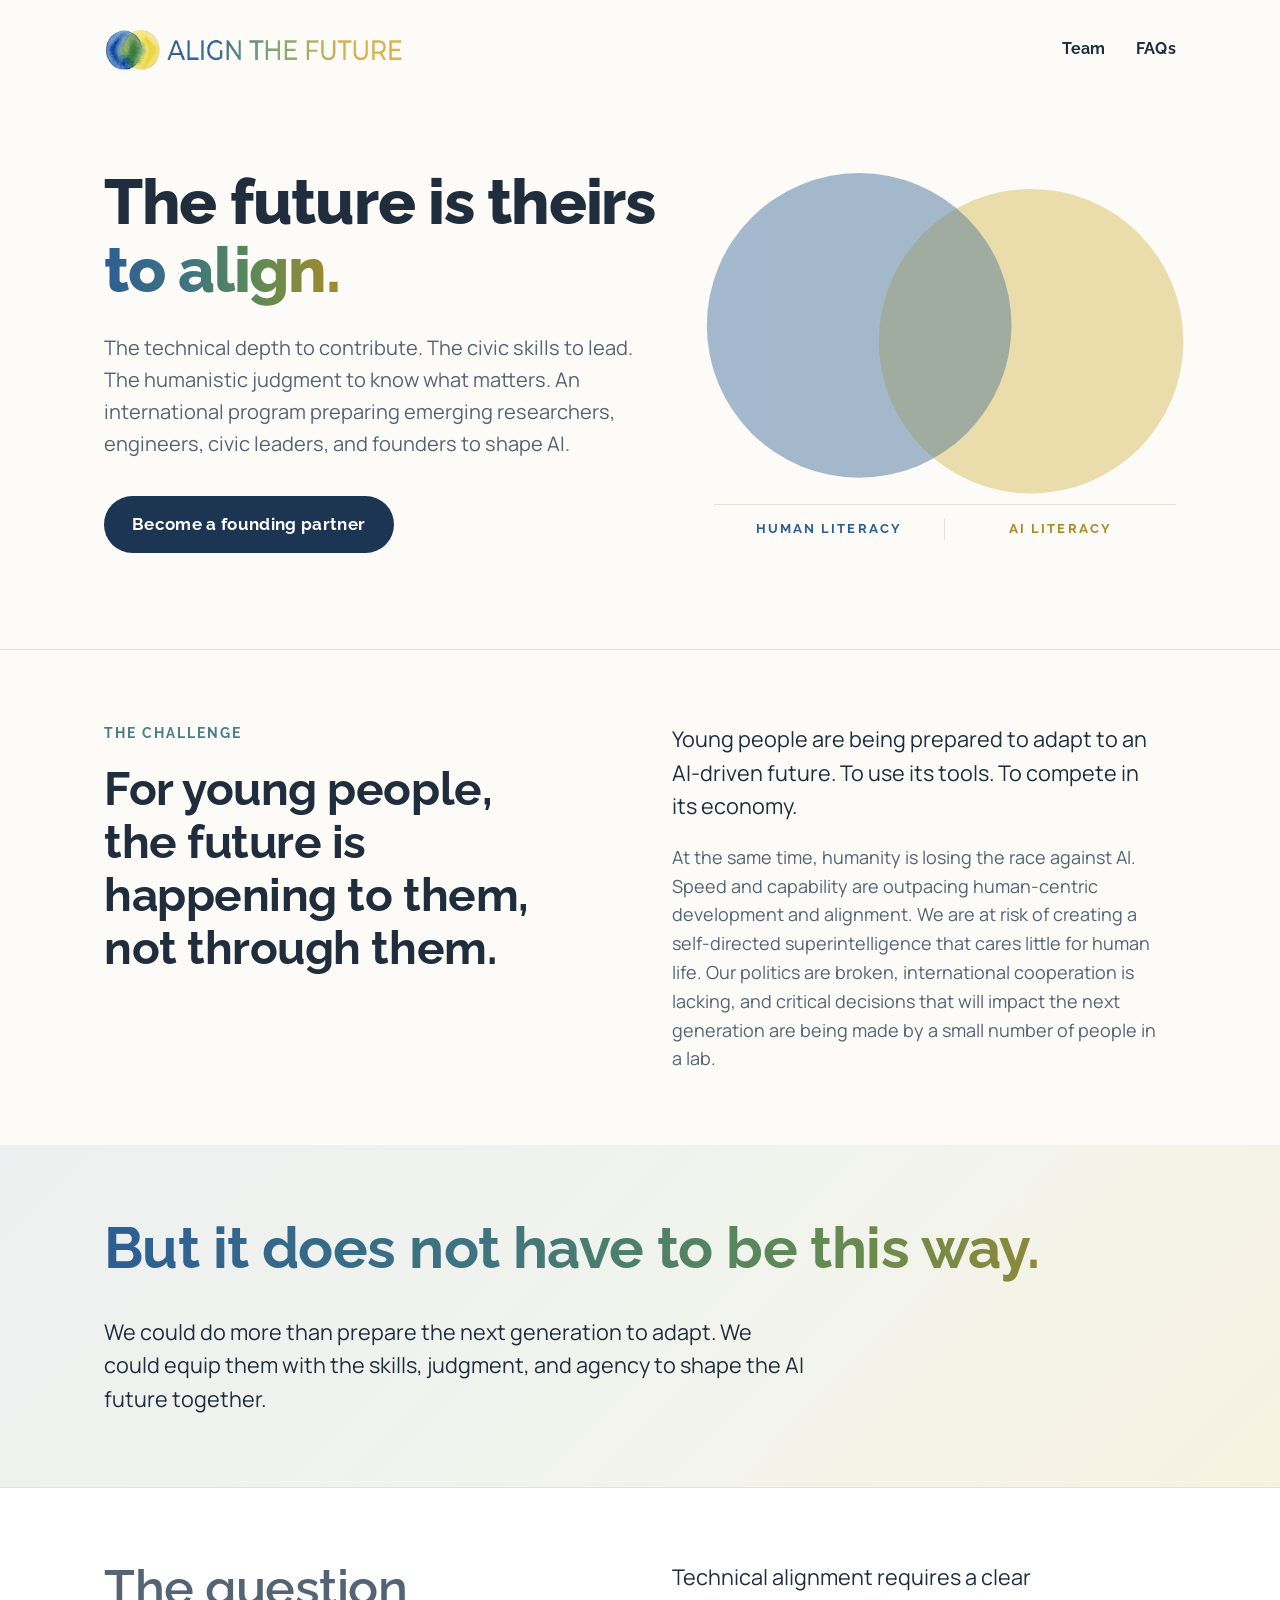
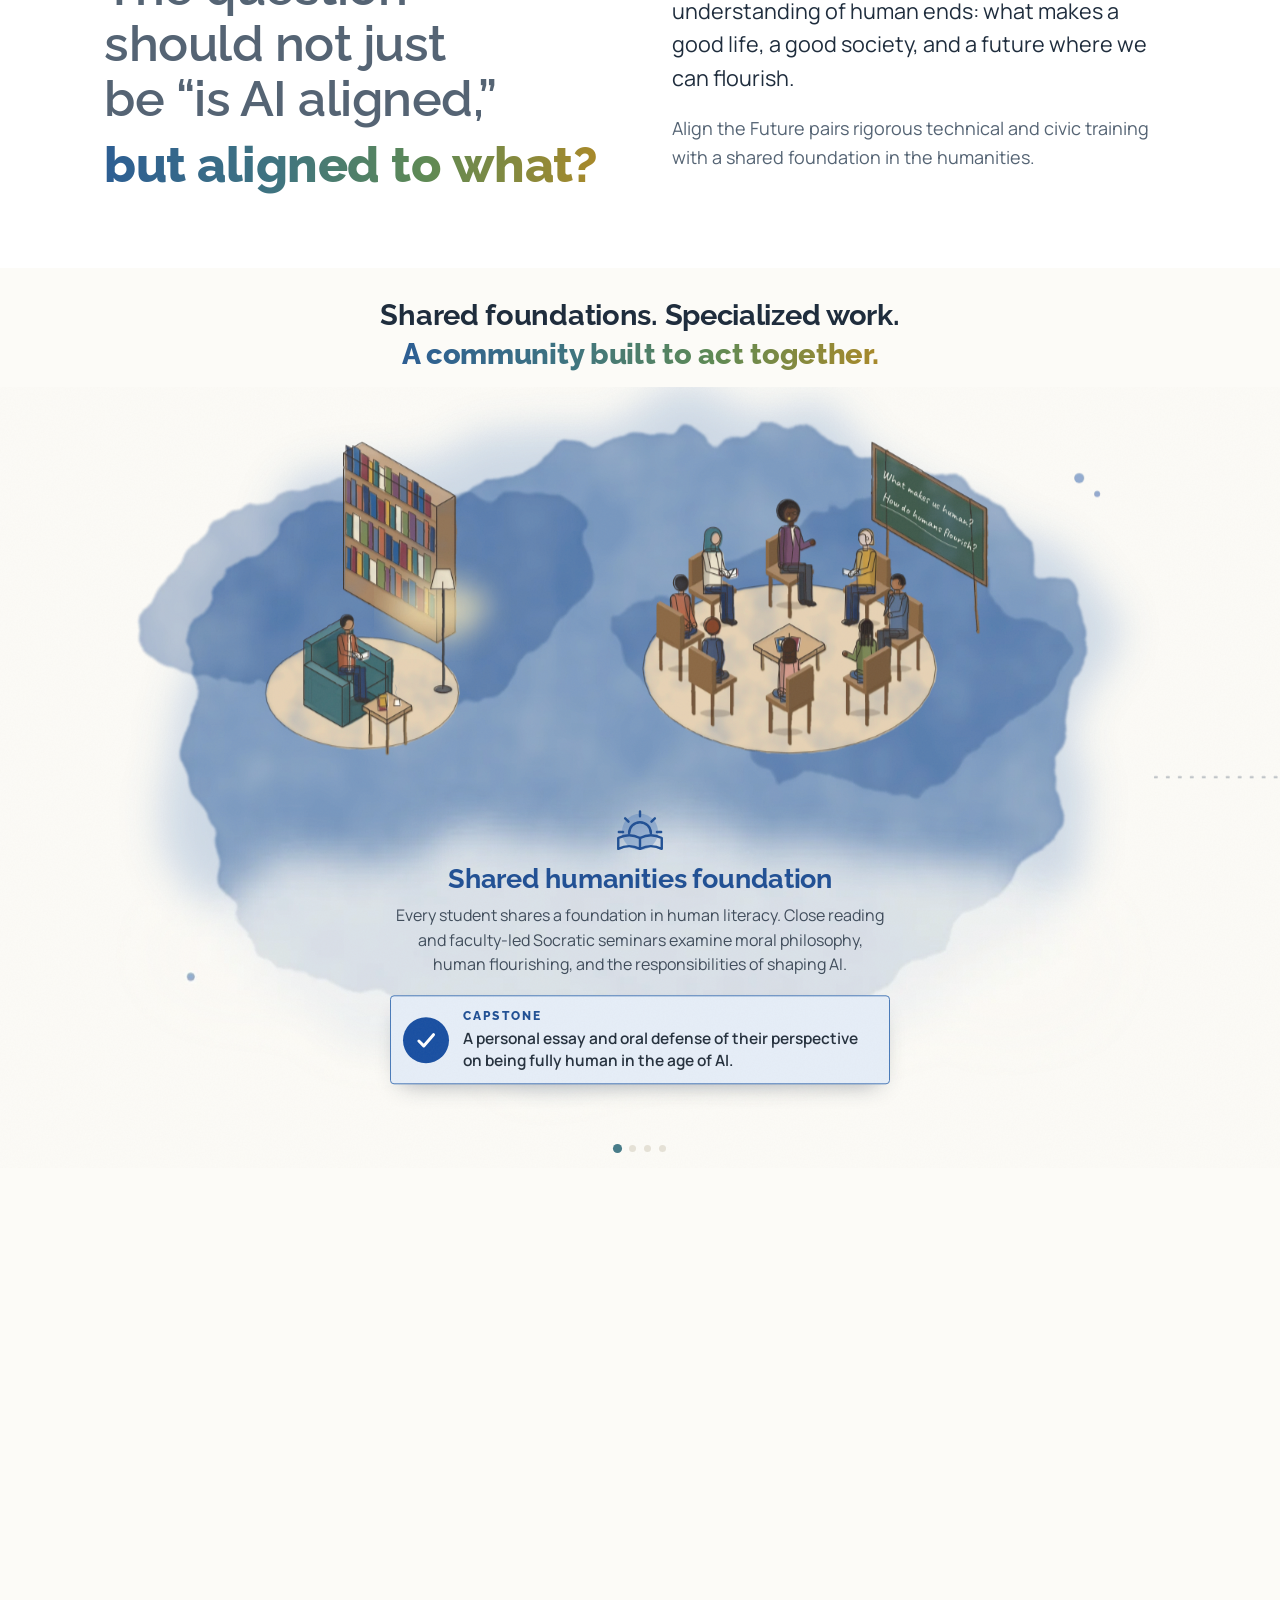
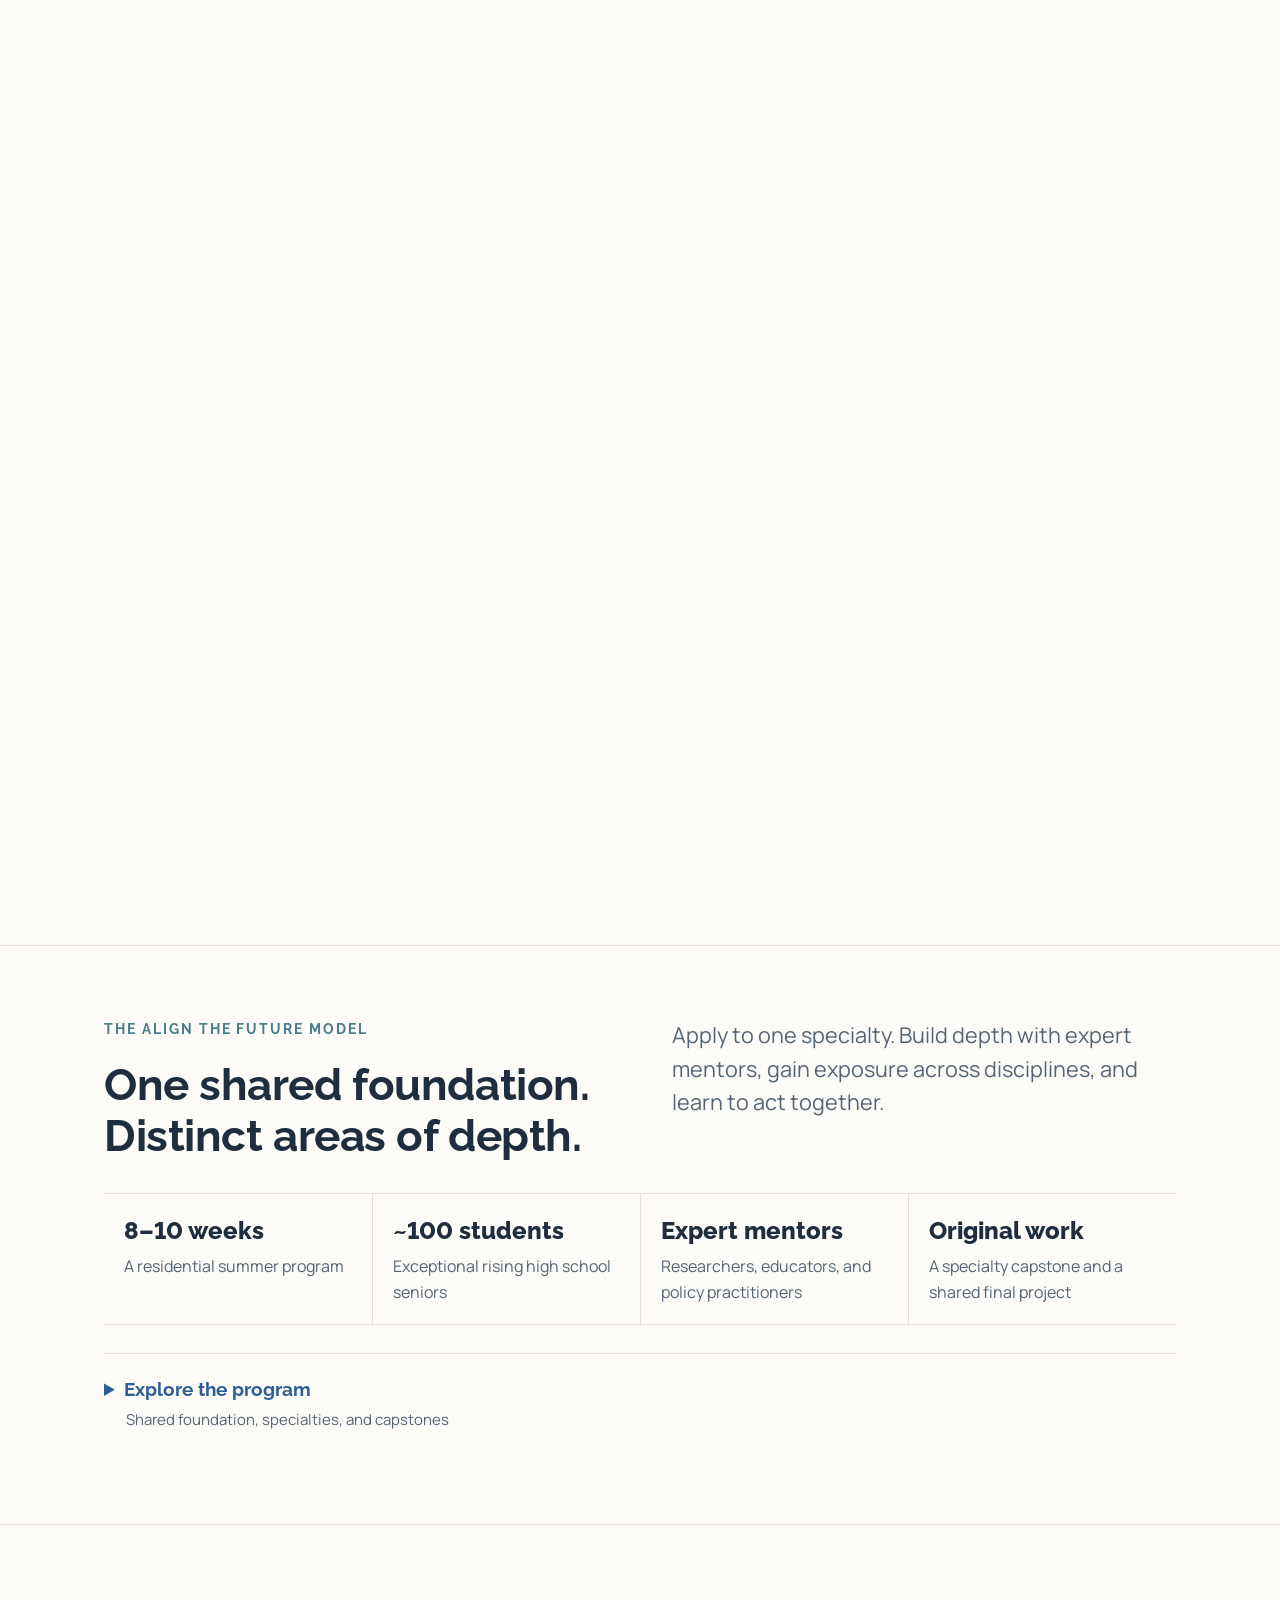
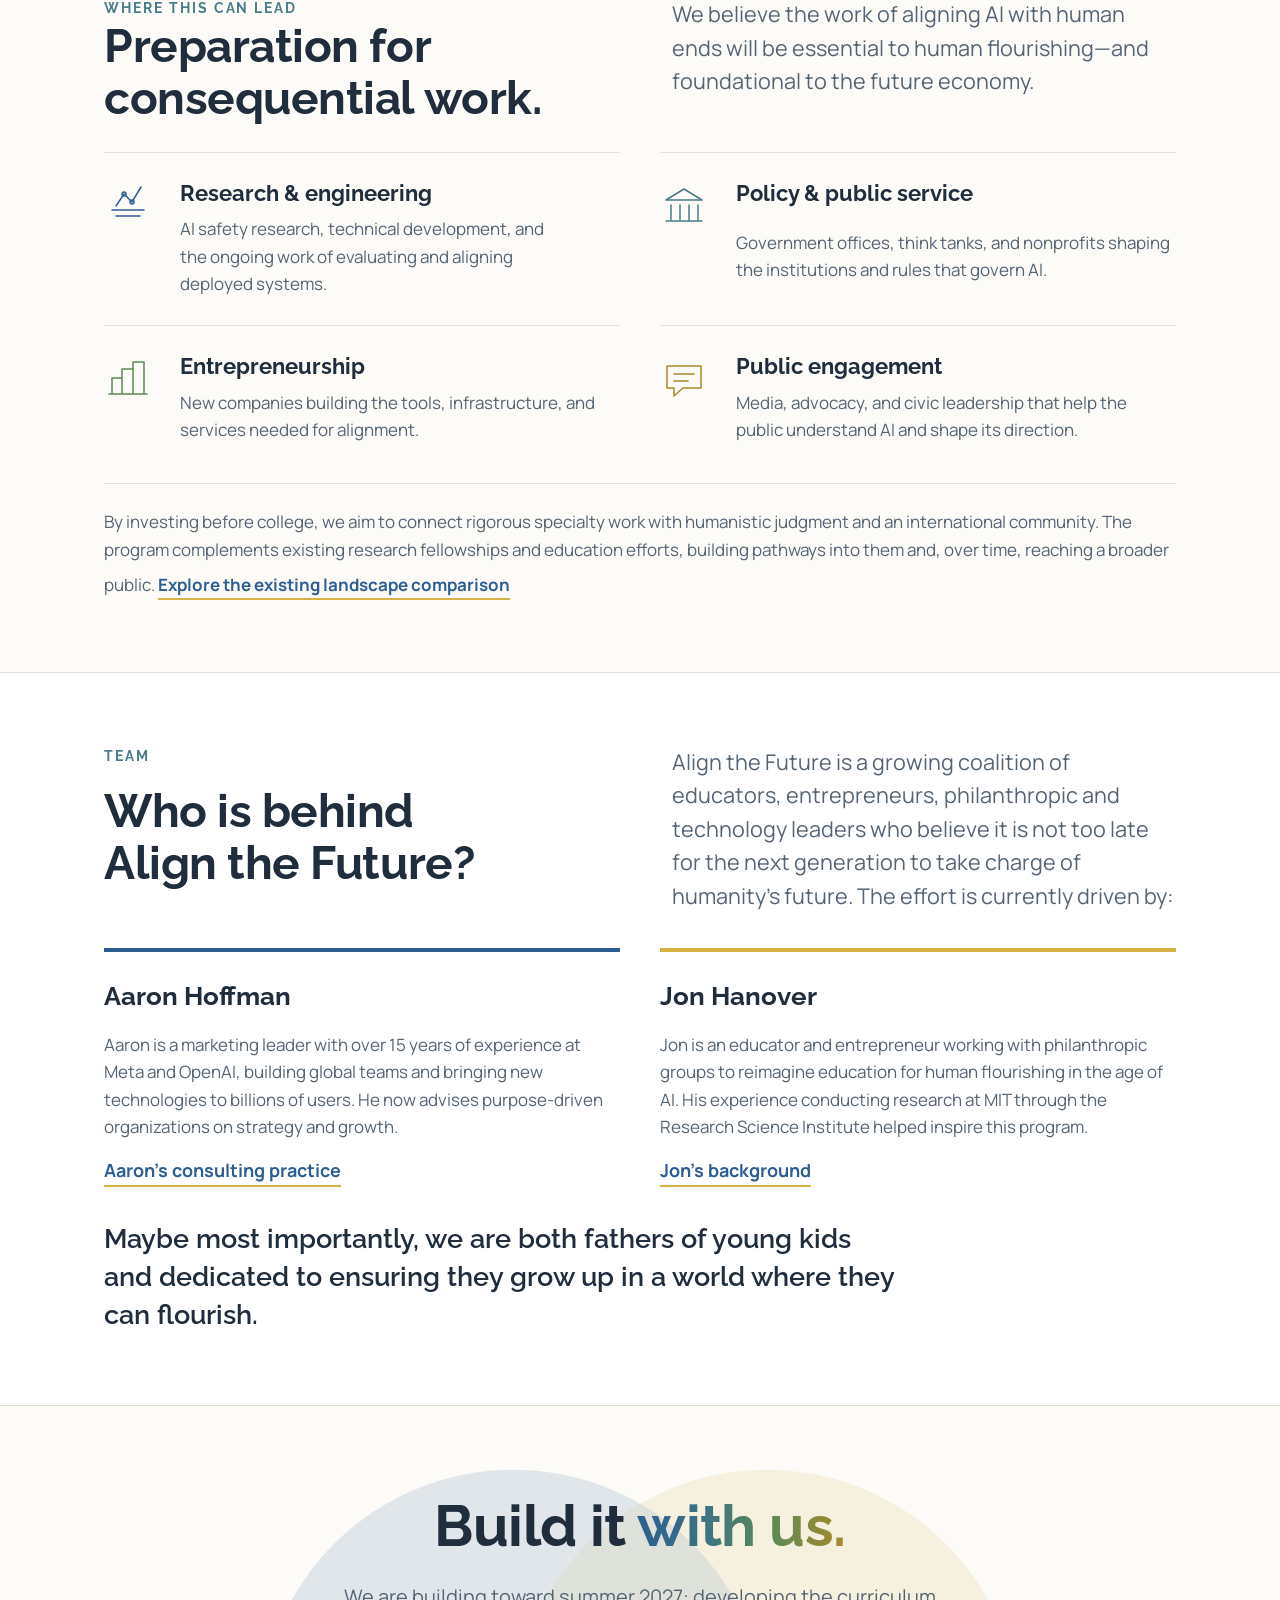
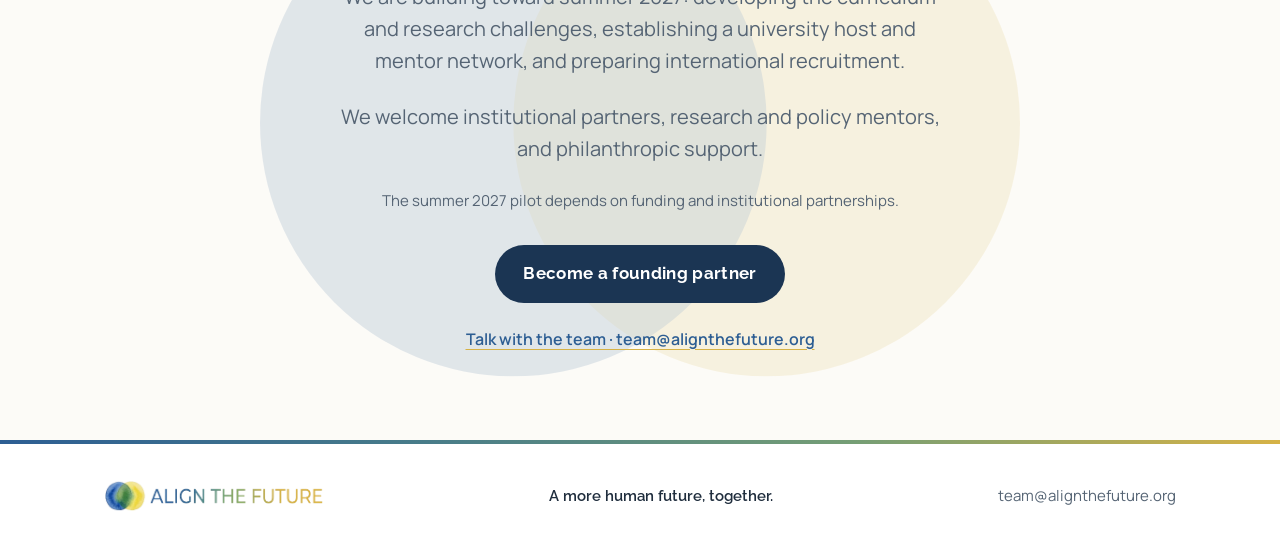
<file: index.html>
<!doctype html>
<html lang="en">
<head>
<meta charset="utf-8">
<meta name="viewport" content="width=device-width, initial-scale=1">
<title>Align the Future</title>
<link rel="canonical" href="https://alignthefuture.org/">
<meta property="og:url" content="https://alignthefuture.org/">
<meta name="description" content="The technical depth to contribute. The civic skills to lead. The humanistic judgment to know what matters. An international program preparing emerging researchers, engineers, civic leaders, and founders to shape AI.">
<meta property="og:title" content="Align the Future">
<meta property="og:description" content="The future is theirs to align.">
<meta property="og:type" content="website">
<meta property="og:image" content="https://alignthefuture.org/brand/png/og-image.png">
<meta name="twitter:card" content="summary_large_image">
<link rel="icon" href="/brand/favicon-32.png" type="image/png" sizes="32x32">
<link rel="icon" href="/brand/favicon-16.png" type="image/png" sizes="16x16">
<link rel="icon" href="/brand/favicon.ico" sizes="any">
<link rel="apple-touch-icon" href="/brand/png/apple-touch-icon.png">
<link rel="preconnect" href="https://fonts.googleapis.com">
<link rel="preconnect" href="https://fonts.gstatic.com" crossorigin>
<link rel="stylesheet" href="/assets/site/site.css">
<link rel="stylesheet" href="https://fonts.googleapis.com/css2?family=Raleway:wght@500..800&family=Manrope:wght@400..800&family=Caveat:wght@400..700&display=swap">
<style>
  /* Human, not playful: the watercolor brand, set with more room and a
     quieter, editorial rhythm. Section names avoid the class names used by
     the student experience (stage, world, scene, wash, cap, paper, cue,
     progress), whose styles are loaded into this page with it. */
  body { background: #FBFAF6; }
  .v2 section { position: relative; }
  .v2 .lead { font-size: clamp(1.15rem, 1.8vw, 1.35rem); line-height: 1.55; }
  .v2 .soft { color: var(--muted); }
  .v2 .split { display: grid; grid-template-columns: minmax(0, 1fr) minmax(0, 1fr); gap: 64px; align-items: start; }
  .v2 .stack { display: flex; flex-direction: column; gap: 20px; }
  .v2 .note { font-size: 15px; color: var(--muted); }

  /* Hero */
  .hero .wrap { display: grid; grid-template-columns: minmax(0, 1.3fr) minmax(0, 1fr); gap: 48px; align-items: center; padding-top: 72px; padding-bottom: 112px; }
  .hero h1 { font-size: clamp(2.1rem, 4.3vw, 3.4rem); line-height: 1.1; font-weight: 800; letter-spacing: -0.02em; color: var(--ink); text-wrap: pretty; }
  .hero h1 .ramp-text { padding-bottom: 0.06em; }
  .hero .intro { margin-top: 28px; max-width: 560px; font-size: clamp(1.1rem, 1.6vw, 1.25rem); line-height: 1.6; color: var(--muted); }
  .button {
    display: inline-block;
    padding: 15px 28px;
    border-radius: 999px;
    background: var(--deep); color: #fff;
    font-family: var(--display); font-weight: 700; font-size: 17px; letter-spacing: 0.02em;
    text-decoration: none;
  }
  .button:hover, .button:focus-visible { background: var(--blue); }
  .hero .button { margin-top: 36px; }

  /* The pair: plain Humanities and AI circles. They rest, hold, dance for
     about 24 seconds (the homepage duet, a little longer) and settle back. */
  .hero { overflow: hidden; }
  .hero .copy { position: relative; z-index: 1; }
  .pair-fig { margin: 0; display: flex; flex-direction: column; align-items: center; }
  .pair { position: relative; width: min(100%, 440px); aspect-ratio: 440 / 290; }
  .pair svg { position: absolute; inset: 0; width: 100%; height: 100%; overflow: visible; }
  .pair-fig figcaption { margin-top: 18px; width: min(100%, 440px); text-align: center; display: flex; flex-direction: column; align-items: center; gap: 6px; }
  .pair-fig .fields { width: 100%; display: grid; grid-template-columns: 1fr 1fr; border-top: 1px solid var(--rule); padding-top: 14px; }
  .pair-fig .fields span { font-family: var(--display); font-weight: 700; font-size: 13px; letter-spacing: 0.16em; text-transform: uppercase; }
  .pair-fig .fields span:first-child { color: var(--blue); border-right: 1px solid var(--rule); }
  .pair-fig .fields span:last-child { color: #A8892A; }

  /* The challenge */
  .challenge { border-top: 1px solid var(--rule); }
  .challenge .wrap { padding-top: 104px; padding-bottom: 104px; }
  .challenge h2 { margin-top: 18px; font-size: clamp(2rem, 3.8vw, 2.9rem); line-height: 1.14; }

  /* It does not have to be this way, washed in the logo colors */
  .turn { background: linear-gradient(135deg, rgba(45, 94, 147, 0.07), rgba(117, 158, 117, 0.08) 55%, rgba(214, 178, 70, 0.12)); }
  .turn .wrap { padding-top: 112px; padding-bottom: 112px; }
  .turn h2 { font-size: clamp(2.2rem, 4.6vw, 3.6rem); line-height: 1.08; padding-bottom: 0.06em; }
  .turn .stack { margin-top: 32px; max-width: 760px; gap: 18px; }
  .turn .choose { font-family: var(--display); font-weight: 700; font-size: clamp(1.3rem, 2.2vw, 1.65rem); line-height: 1.35; color: var(--ink); }

  /* Aligned to what? */
  .belief { background: #fff; border-top: 1px solid var(--rule); }
  .belief .wrap { padding-top: 112px; padding-bottom: 112px; }
  .belief h2 { font-size: clamp(2rem, 4vw, 3.1rem); line-height: 1.12; }
  .belief h2 .setup { display: block; color: var(--muted); font-weight: 600; }
  .belief h2 .ramp-text { display: inline-block; margin-top: 10px; font-weight: 800; padding-bottom: 0.08em; }
  .belief .gap { margin-top: 12px; padding-top: 28px; border-top: 1px solid rgba(31, 45, 61, 0.15); }
  .belief .gap h3 { margin: 0 0 12px; font-family: var(--display); font-size: 1.45rem; line-height: 1.3; color: var(--ink); }

  /* The model */
  .model { border-top: 1px solid var(--rule); }
  .model .wrap { padding-top: 104px; padding-bottom: 96px; }
  .model h2 { margin-top: 18px; font-size: clamp(1.9rem, 3.6vw, 2.75rem); line-height: 1.16; }
  .model .status { margin-top: 56px; padding-top: 22px; border-top: 1px solid var(--rule); }
  .facts { list-style: none; margin: 22px 0 0; padding: 0; display: grid; grid-template-columns: repeat(4, minmax(0, 1fr)); gap: 16px; }
  .facts li { background: #fff; border: 1px solid var(--rule); border-top: 4px solid; border-radius: 8px; padding: 18px 20px 20px; line-height: 1.4; }
  .facts li:nth-child(1) { border-top-color: var(--blue); }
  .facts li:nth-child(2) { border-top-color: var(--teal); }
  .facts li:nth-child(3) { border-top-color: var(--sage); }
  .facts li:nth-child(4) { border-top-color: var(--gold); }
  .facts b { display: block; margin-bottom: 6px; font-family: var(--display); font-size: 24px; font-weight: 800; color: var(--ink); font-variant-numeric: lining-nums; }
  .facts span { color: var(--muted); font-size: 16px; }

  /* The student experience, loaded from /studentexperience/ */
  .journey-slot .wrap { padding-top: 24px; padding-bottom: 24px; }
  .journey-slot a { color: var(--blue); font-weight: 700; }
  .journey-q { position: sticky; top: 0; z-index: 6; margin: 0; padding: 28px 24px 14px; background: #FCFBF7; text-align: center; }
  .journey-q h2 { max-width: 920px; margin: 0 auto; font-size: clamp(1.2rem, 2.3vw, 1.85rem); line-height: 1.3; font-weight: 700; color: var(--ink); }
  .journey-q .ramp-text { font-weight: 800; }
  @media (prefers-reduced-motion: no-preference) {
    .journey .stage { top: var(--qh, 0px); height: calc(100svh - var(--qh, 0px)); }
  }

  /* Theory of change */
  .change { border-top: 1px solid var(--rule); }
  .change .wrap { padding-top: 104px; padding-bottom: 104px; }
  .change h2 { font-size: clamp(2rem, 3.8vw, 2.9rem); line-height: 1.12; }
  .steps { list-style: none; margin: 56px 0 0; padding: 0; display: grid; grid-template-columns: repeat(4, minmax(0, 1fr)); border-top: 1px solid var(--rule); }
  .steps li { padding: 26px 24px 8px 0; display: flex; flex-direction: column; gap: 10px; }
  .steps li + li { padding-left: 24px; border-left: 1px solid var(--rule); }
  .steps .n { font-family: var(--display); font-weight: 800; font-size: 15px; letter-spacing: 0.1em; }
  .steps li:nth-child(1) .n { color: var(--blue); }
  .steps li:nth-child(2) .n { color: var(--teal); }
  .steps li:nth-child(3) .n { color: #5E8A55; }
  .steps li:nth-child(4) .n { color: #A8892A; }
  .steps h3 { margin: 0; font-family: var(--display); font-size: 1.3rem; line-height: 1.25; color: var(--ink); }
  .steps p { color: var(--muted); font-size: 17px; }
  .flagship { margin-top: 56px; display: grid; grid-template-columns: minmax(0, 0.8fr) minmax(0, 2fr); gap: 32px; padding: 26px 0 26px 26px; border-left: 4px solid var(--sage); }
  .flagship strong { color: var(--ink); font-family: var(--display); font-size: 1.2rem; line-height: 1.35; }
  .flagship p { color: var(--muted); }

  .text-link { display: inline-block; margin-top: 16px; color: var(--blue); font-weight: 700; text-decoration: none; border-bottom: 2px solid var(--gold); }
  /* Team */
  .people { background: #fff; border-top: 1px solid var(--rule); }
  .people .wrap { padding-top: 104px; padding-bottom: 104px; }
  .people h2 { margin-top: 18px; font-size: clamp(2rem, 3.8vw, 2.9rem); line-height: 1.12; }
  .bios { margin-top: 56px; display: grid; grid-template-columns: repeat(2, minmax(0, 1fr)); gap: 40px; }
  .bios article { border-top: 4px solid; padding-top: 24px; display: flex; flex-direction: column; gap: 14px; }
  .bios article:nth-child(1) { border-top-color: var(--blue); }
  .bios article:nth-child(2) { border-top-color: var(--gold); }
  .bios h3 { margin: 0; font-family: var(--display); font-size: 1.6rem; color: var(--ink); }
  .bios p { font-size: 17px; color: var(--muted); }
  .bios p a { color: var(--blue); text-decoration: underline; text-decoration-color: rgba(45, 94, 147, 0.35); text-underline-offset: 3px; }
  .bios .text-link { margin-top: 2px; align-self: flex-start; }
  .closing { margin-top: 56px; max-width: 860px; font-family: var(--display); font-weight: 600; font-size: clamp(1.3rem, 2.3vw, 1.7rem); line-height: 1.4; color: var(--ink); }

  /* Partner: the circles again, faint and at rest behind the invitation */
  .partner { background: var(--paper); border-top: 1px solid var(--rule); overflow: hidden; }
  .partner .rest { position: absolute; left: 50%; top: 50%; width: min(760px, 150%); transform: translate(-50%, -50%); opacity: 0.13; pointer-events: none; }
  .partner .wrap { position: relative; padding-top: 128px; padding-bottom: 128px; display: flex; flex-direction: column; align-items: center; text-align: center; gap: 24px; }
  .partner h2 { font-size: clamp(2.2rem, 4.6vw, 3.6rem); line-height: 1.1; color: var(--ink); }
  .partner h2 .ramp-text { padding-bottom: 0.06em; }
  .partner p { max-width: 620px; font-size: clamp(1.1rem, 1.6vw, 1.25rem); color: var(--muted); }
  .partner .button { margin-top: 8px; }
  .partner .mail { color: var(--blue); font-weight: 600; text-decoration: underline; text-decoration-color: var(--gold); text-underline-offset: 4px; font-size: 16px; }

  footer .tagline { font-family: var(--display); font-weight: 600; color: var(--ink); }

  @media (max-width: 900px) {
    .hero .wrap { grid-template-columns: minmax(0, 1fr); gap: 56px; padding-bottom: 88px; }
    .pair-fig { max-width: 380px; }
    .v2 .split { grid-template-columns: minmax(0, 1fr); gap: 28px; }
    .facts { grid-template-columns: repeat(2, minmax(0, 1fr)); }
    .pillars { grid-template-columns: minmax(0, 1fr); gap: 40px; }
    .steps { grid-template-columns: repeat(2, minmax(0, 1fr)); }
    .steps li:nth-child(3) { padding-left: 0; border-left: 0; }
    .steps li:nth-child(n+3) { border-top: 1px solid var(--rule); }
    .flagship { grid-template-columns: minmax(0, 1fr); gap: 10px; }
    .marks { grid-template-columns: minmax(0, 1fr); gap: 32px; }
    .miles li { grid-template-columns: 36px minmax(0, 1fr); gap: 6px 16px; }
    .miles p, .miles b { grid-column: 2; }
    .miles b { justify-self: start; text-align: left; }
    .bios { grid-template-columns: minmax(0, 1fr); }
  }
  @media (max-width: 600px) {
    .hero .wrap { padding-top: 40px; padding-bottom: 72px; }
    .challenge .wrap, .turn .wrap, .belief .wrap, .model .wrap, .change .wrap, .role .wrap, .road .wrap, .people .wrap, .partner .wrap { padding-top: 72px; padding-bottom: 72px; }
    .fields-sec .wrap { padding-top: 72px; padding-bottom: 56px; }
    .facts { grid-template-columns: minmax(0, 1fr); }
    .steps { grid-template-columns: minmax(0, 1fr); }
    .steps li, .steps li + li { padding-left: 0; border-left: 0; }
    .steps li + li { border-top: 1px solid var(--rule); }
    .pair-fig { max-width: 300px; width: 100%; margin: 0 auto; }
    .partner .wrap { text-align: left; align-items: flex-start; }
    .button { padding: 14px 22px; font-size: 16px; }
  }

  .foundation, .shared-project { margin-top: 40px; padding: 28px 32px; border-left: 3px solid var(--blue); background: #F1EFE8; }
  .foundation h3, .shared-project h3, .track h3 { font-family: var(--display); font-size: 1.5rem; line-height: 1.25; margin: 12px 0 16px; }
  .foundation p:last-child, .shared-project p:last-child, .track p { color: var(--muted); }
  .tracks { display: grid; grid-template-columns: repeat(2, minmax(0, 1fr)); gap: 40px; margin-top: 32px; }
  .track { border-top: 3px solid var(--gold); padding-top: 24px; }
  .track:last-child { border-color: var(--sage); }
  .deliverable { margin-top: 24px; padding-top: 20px; border-top: 1px solid var(--rule); font-size: 16px; }
  .shared-project { border-color: var(--sage); background: transparent; border-top: 1px solid var(--rule); }
  .partner .note { font-size: 15px; }
  @media (max-width: 600px) { .tracks { grid-template-columns: minmax(0, 1fr); gap: 32px; } .foundation, .shared-project { padding: 24px 20px; } }

  .hero h1 { font-size: clamp(2.55rem, 5vw, 3.95rem); line-height: 1.08; }
  .hero .wrap { grid-template-columns: minmax(0, 1.25fr) minmax(0, 1fr); gap: 32px; padding-top: 88px; padding-bottom: 96px; }
  .pair, .pair-fig figcaption { width: min(100%, 480px); }
  .pair-fig { width: 100%; }
  .model .foundation { position: relative; margin: 32px auto 0; max-width: 840px; text-align: center; border-left: 0; border-top: 3px solid var(--blue); }
  .model .tracks { position: relative; margin-top: 48px; gap: 32px; }
  .model .tracks::before { content: ''; position: absolute; top: -24px; left: 25%; right: 25%; height: 24px; border: 1px solid var(--rule); border-bottom: 0; }
  .model .foundation::after { content: ''; position: absolute; height: 24px; width: 1px; background: var(--rule); bottom: -24px; left: 50%; }
  .track { padding: 24px; background: #fff; border: 1px solid var(--rule); border-top: 3px solid var(--gold); }
  .track details { margin-top: 16px; font-size: 16px; }
  .track summary { color: var(--blue); cursor: pointer; font-weight: 600; }
  .track details p { margin-top: 12px; }
  .shared-project { position: relative; text-align: center; max-width: 840px; margin: 48px auto 0; border-left: 0; border-top: 3px solid var(--sage); padding: 24px 32px; }
  .shared-project::before { content: ''; position: absolute; left: 50%; top: -48px; height: 46px; width: 1px; background: var(--rule); }
  .model .status { margin-top: 24px; padding-top: 16px; }
  .facts { margin-top: 32px; border-top: 1px solid var(--rule); border-bottom: 1px solid var(--rule); gap: 0; }
  .facts li { background: none; border: 0; border-radius: 0; padding: 20px; }
  .facts li + li { border-left: 1px solid var(--rule); }
  .destinations { list-style: none; padding: 0; margin: 40px 0 0; display: grid; grid-template-columns: repeat(2,minmax(0,1fr)); gap: 0 40px; }
  .destinations li { display: grid; grid-template-columns: 56px 1fr; gap: 8px 20px; padding: 28px 0; border-top: 1px solid var(--rule); }
  .path-icon { width: 48px; height: 48px; fill: none; stroke: var(--blue); stroke-width: 1.5; stroke-linecap: round; stroke-linejoin: round; grid-row: span 2; }
  .destinations li:nth-child(2) .path-icon { stroke: var(--teal); }
  .destinations li:nth-child(3) .path-icon { stroke: #5E8A55; }
  .destinations li:nth-child(4) .path-icon { stroke: #A8892A; }
  .destinations h3 { font-family: var(--display); font-size: 1.35rem; line-height: 1.25; margin: 0; }
  .destinations p, .ecosystem-note { color: var(--muted); font-size: 17px; }
  .ecosystem-note { border-top: 1px solid var(--rule); margin-top: 12px; padding-top: 24px; }
  .ecosystem-note .text-link { margin-top: 8px; }
  .build { background: #F1EFE8; border-top: 1px solid var(--rule); }
  .build .wrap { padding-top: 88px; padding-bottom: 64px; }
  .build h2 { font-size: clamp(2.5rem,4.8vw,3.6rem); line-height: 1.1; margin-top: 16px; }
  .build .button { align-self: flex-start; }
  .founders { margin-top: 48px; padding-top: 28px; border-top: 1px solid var(--rule); scroll-margin-top: 24px; }
  .founders .bios { margin-top: 20px; gap: 40px; }
  .founders .bios article { border: 0; padding-top: 0; }
  .founders .note { margin-top: 24px; }
  @media(max-width:900px) { .hero .wrap { grid-template-columns: 1fr; gap: 36px; } .pair-fig { max-width: 420px; } }
  @media(max-width:600px) {
    .hero .wrap { padding-top: 48px; padding-bottom: 64px; } .pair-fig { max-width: 330px; }
    .destinations { grid-template-columns: 1fr; } .destinations li { grid-template-columns: 40px 1fr; gap: 8px 16px; } .path-icon { width: 36px; height: 36px; }
    .model .tracks::before, .model .foundation::after, .shared-project::before { display: none; }
    .model .tracks { margin-top: 24px; gap: 16px; } .shared-project { margin-top: 24px; padding: 24px 20px; }
    .facts li + li { border-left: 0; border-top: 1px solid var(--rule); } .build .wrap { padding-top: 64px; padding-bottom: 48px; }
  }

  .program-map { margin-top: 36px; padding: 32px 40px; background: #F1EFE8; border-top: 3px solid var(--blue); border-bottom: 3px solid var(--sage); }
  .program-map h3 { font-family: var(--display); font-size: 1.5rem; line-height: 1.25; margin: 10px 0 12px; }
  .program-map p:not(.eyebrow) { color: var(--muted); font-size: 17px; }
  .common-ground, .joint-work { text-align: center; }
  .specialties { display: grid; grid-template-columns: repeat(2,minmax(0,1fr)); margin: 28px 0; border-top: 1px solid #D5D0C3; border-bottom: 1px solid #D5D0C3; }
  .specialties article { padding: 28px 28px 28px 0; }
  .specialties article + article { border-left: 1px solid #D5D0C3; padding: 28px 0 28px 28px; }
  .specialties article:first-child .eyebrow { color: #8A7414; }
  .specialties article:last-child .eyebrow { color: #5E8A55; }
  .capstone-note { margin-top: 20px; font-size: 16px !important; }
  .specialties details { font-size: 16px; margin-top: 14px; }
  .specialties summary { cursor: pointer; color: var(--blue); font-weight: 600; }
  .specialties details p { margin-top: 10px; }
  @media(max-width:600px) { .program-map { padding: 28px 20px; } .specialties { grid-template-columns: 1fr; } .specialties article { padding: 24px 0; } .specialties article + article { padding: 24px 0; border-left: 0; border-top: 1px solid #D5D0C3; } .program-map h3 { font-size: 1.3rem; } }

  /* Keep the section rhythm while reducing the distance between ideas. */
  .challenge .wrap, .turn .wrap, .belief .wrap, .model .wrap, .change .wrap, .people .wrap { padding-top: 72px; padding-bottom: 72px; }
  .partner .wrap { padding-top: 88px; padding-bottom: 88px; }
  .bios { margin-top: 36px; }
  .closing { margin-top: 32px; }
  .destinations { margin-top: 28px; }
  .program-details { margin-top: 28px; border-top: 1px solid var(--rule); }
  .program-details > summary { cursor: pointer; padding: 20px 0; color: var(--blue); font-family: var(--display); font-weight: 700; font-size: 19px; }
  .program-details > summary span { display: block; padding-left: 22px; margin-top: 4px; font-family: var(--sans); font-weight: 400; font-size: 15px; color: var(--muted); }
  .program-details .program-map { margin-top: 0; }
  @media(max-width:600px) {
    .challenge .wrap, .turn .wrap, .belief .wrap, .model .wrap, .change .wrap, .people .wrap { padding-top: 48px; padding-bottom: 48px; }
    .partner .wrap { padding-top: 64px; padding-bottom: 64px; }
    .journey-q { padding: 20px 20px 12px; }
  }
</style>
</head>
<body class="v2">

<header class="wrap top">
  <a class="brand" href="/" aria-label="Align the Future home"><img src="/brand/logo.png" alt="Align the Future" width="939" height="137"></a>
  <nav class="nav" aria-label="Site"><a href="#team">Team</a><a href="/faqs/">FAQs</a></nav>
</header>

<main>
  <section class="hero" aria-label="Introduction">
    <div class="wrap">
      <div class="copy">
        <h1>The future is theirs<br><span class="ramp-text">to align.</span></h1>
        <p class="intro">The technical depth to contribute. The civic skills to lead. The humanistic judgment to know what matters. An international program preparing emerging researchers, engineers, civic leaders, and founders to shape AI.</p>
        <a class="button" href="#partner">Become a founding partner</a>
      </div>
      <figure class="pair-fig" aria-label="Human literacy and AI literacy">
        <div class="pair" aria-hidden="true">
          <!-- At rest without script; the duet script below moves them -->
          <svg class="dance" viewBox="0 0 440 290" focusable="false">
            <g opacity="0.42">
              <circle class="b" cx="148" cy="145" r="145" fill="#2D5E93"/>
              <circle class="y" cx="292" cy="145" r="145" fill="#D6B246" style="mix-blend-mode: multiply"/>
            </g>
          </svg>
        </div>
        <figcaption>
          <div class="fields"><span>Human literacy</span><span>AI Literacy</span></div>
        </figcaption>
      </figure>
    </div>
  </section>

  <section class="challenge" aria-labelledby="challenge-title">
    <div class="wrap split">
      <div>
        <p class="eyebrow">The challenge</p>
        <h2 id="challenge-title">For young people, the future is happening to them, not through them.</h2>
      </div>
      <div class="stack">
        <p class="lead">Young people are being prepared to adapt to an AI-driven future. To use its tools. To compete in its economy.</p>
        <p class="soft">At the same time, humanity is losing the race against AI. Speed and capability are outpacing human-centric development and alignment. We are at risk of creating a self-directed superintelligence that cares little for human life. Our politics are broken, international cooperation is lacking, and critical decisions that will impact the next generation are being made by a small number of people in a lab.</p>
      </div>
    </div>
  </section>

  <section class="turn" aria-labelledby="turn-title"><div class="wrap"><h2 id="turn-title" class="ramp-text">But it does not have to be this way.</h2><div class="stack"><p class="lead">We could do more than prepare the next generation to adapt. We could equip them with the skills, judgment, and agency to shape the AI future together.</p></div></div></section>
  <section class="belief" aria-labelledby="belief-title"><div class="wrap split"><h2 id="belief-title"><span class="setup">The question should not just be “is AI aligned,”</span> <span class="ramp-text">but aligned to what?</span></h2><div class="stack"><p class="lead">Technical alignment requires a clear understanding of human ends: what makes a good life, a good society, and a future where we can flourish.</p><p class="soft">Align the Future pairs rigorous technical and civic training with a shared foundation in the humanities.</p></div></div></section>

  <!-- Replaced by the scroll animation from /studentexperience/ (see the script at the bottom) -->
  <div class="journey-slot" id="journey-slot">
    <div class="wrap"><p><a href="/studentexperience/">See a day in the program</a></p></div>
  </div>

  <section class="model" aria-labelledby="model-title">
    <div class="wrap">
      <div class="split">
        <div><p class="eyebrow">The Align the Future model</p><h2 id="model-title">One shared foundation.<br>Distinct areas of depth.</h2></div>
        <p class="lead soft">Apply to one specialty. Build depth with expert mentors, gain exposure across disciplines, and learn to act together.</p>
      </div>
      <ul class="facts" aria-label="The initial concept at a glance">
        <li><b>8–10 weeks</b><span>A residential summer program</span></li>
        <li><b>~100 students</b><span>Exceptional rising high school seniors</span></li>
        <li><b>Expert mentors</b><span>Researchers, educators, and policy practitioners</span></li>
        <li><b>Original work</b><span>A specialty capstone and a shared final project</span></li>
      </ul>
      <details class="program-details"><summary>Explore the program <span>Shared foundation, specialties, and capstones</span></summary>
      <div class="program-map" aria-label="Everyone shares humanities training, specializes in one area, then collaborates on a shared project">
        <div class="common-ground"><p class="eyebrow">Everyone · Shared foundation</p><h3>Humanities &amp; human literacy</h3><p>Moral philosophy, human flourishing, and what AI should serve.</p></div>
        <div class="specialties"><article><p class="eyebrow">Technical specialty</p><h3>AI research &amp; engineering</h3><p>Investigate live AI safety questions through experiments, model evaluation, and engineering.</p><details><summary>Explore the work</summary><p>Develop fluency in AI safety concepts, tools, and methods. Formulate hypotheses, design experiments, and analyze evidence with expert mentors.</p></details><p class="capstone-note"><strong>Specialty capstone</strong><br>A research paper or engineering contribution.</p></article><article><p class="eyebrow">Civic specialty</p><h3>Alignment policy &amp; governance</h3><p>Turn technical evidence into proposals grounded in democratic and diplomatic realities.</p><details><summary>Explore the work</summary><p>Weigh institutional trade-offs and develop, debate, and defend evidence-based proposals with experienced policy practitioners.</p></details><p class="capstone-note"><strong>Specialty capstone</strong><br>An evidence-based policy proposal.</p></article></div>
        <div class="joint-work"><p class="eyebrow">Together · Shared final project</p><h3>One alignment challenge. A joint response.</h3><p>Mixed teams bring technical evidence and human judgment to the same problem.</p></div>
      </div>
      </details>
    </div>
  </section>
  <section class="change" aria-labelledby="change-title">
    <div class="wrap">
      <div class="split"><div><p class="eyebrow">Where this can lead</p><h2 id="change-title">Preparation for consequential work.</h2></div><p class="lead soft">We believe the work of aligning AI with human ends will be essential to human flourishing—and foundational to the future economy.</p></div>
      <ul class="destinations">
        <li><svg class="path-icon" viewBox="0 0 48 48" aria-hidden="true"><path d="M8 29h32M12 25l8-12 8 8 9-15M12 35h24"/><circle cx="20" cy="13" r="2"/><circle cx="28" cy="21" r="2"/></svg><h3>Research &amp; engineering</h3><p>AI safety research, technical development, and the ongoing work of evaluating and aligning deployed systems.</p></li>
        <li><svg class="path-icon" viewBox="0 0 48 48" aria-hidden="true"><path d="M6 19l18-11 18 11H6zm5 5v15m9-15v15m9-15v15m9-15v15M6 40h36"/></svg><h3>Policy &amp; public service</h3><p>Government offices, think tanks, and nonprofits shaping the institutions and rules that govern AI.</p></li>
        <li><svg class="path-icon" viewBox="0 0 48 48" aria-hidden="true"><path d="M8 40V24h10v16m0 0V15h11v25m0 0V8h11v32M5 40h38"/></svg><h3>Entrepreneurship</h3><p>New companies building the tools, infrastructure, and services needed for alignment.</p></li>
        <li><svg class="path-icon" viewBox="0 0 48 48" aria-hidden="true"><path d="M7 12h34v22H23l-9 8v-8H7V12zM14 20h20m-20 7h14"/></svg><h3>Public engagement</h3><p>Media, advocacy, and civic leadership that help the public understand AI and shape its direction.</p></li>
      </ul>
      <p class="ecosystem-note">By investing before college, we aim to connect rigorous specialty work with humanistic judgment and an international community. The program complements existing research fellowships and education efforts, building pathways into them and, over time, reaching a broader public. <a class="text-link" href="/landscape/">Explore the existing landscape comparison</a></p>
    </div>
  </section>

  <section class="people" id="team" aria-labelledby="team-title">
    <div class="wrap">
      <div class="split">
        <div>
          <p class="eyebrow">Team</p>
          <h2 id="team-title">Who is behind Align the Future?</h2>
        </div>
        <p class="lead soft">Align the Future is a growing coalition of educators, entrepreneurs, philanthropic and technology leaders who believe it is not too late for the next generation to take charge of humanity’s future. The effort is currently driven by:</p>
      </div>
      <div class="bios">
        <article>
          <h3>Aaron Hoffman</h3>
          <p>Aaron is a marketing leader with over 15 years of experience at Meta and OpenAI, building global teams and bringing new technologies to billions of users. He now advises purpose-driven organizations on strategy and growth.</p>
          <a class="text-link" href="https://hoffmanmarketingconsulting.com" target="_blank" rel="noopener">Aaron’s consulting practice</a>
        </article>
        <article>
          <h3>Jon Hanover</h3>
          <p>Jon is an educator and entrepreneur working with philanthropic groups to reimagine education for human flourishing in the age of AI. His experience conducting research at MIT through the Research Science Institute helped inspire this program.</p>
          <a class="text-link" href="https://www.linkedin.com/in/jhanover/" target="_blank" rel="noopener">Jon’s background</a>
        </article>
      </div>
      <p class="closing">Maybe most importantly, we are both fathers of young kids and dedicated to ensuring they grow up in a world where they can flourish.</p>
    </div>
  </section>

  <section class="partner" id="partner" aria-labelledby="partner-title">
    <svg class="rest" viewBox="0 0 300 200" aria-hidden="true" focusable="false">
      <circle cx="100" cy="100" r="100" fill="#2D5E93"/>
      <circle cx="200" cy="100" r="100" fill="#D6B246" style="mix-blend-mode: multiply"/>
    </svg>
    <div class="wrap">
      <h2 id="partner-title">Build it <span class="ramp-text">with us.</span></h2>
      <p>We are building toward summer 2027: developing the curriculum and research challenges, establishing a university host and mentor network, and preparing international recruitment.</p><p>We welcome institutional partners, research and policy mentors, and philanthropic support.</p><p class="note">The summer 2027 pilot depends on funding and institutional partnerships.</p>
      <a class="button" href="mailto:team@alignthefuture.org?subject=Founding%20partner%20conversation">Become a founding partner</a>
      <a class="mail" href="mailto:team@alignthefuture.org">Talk with the team · team@alignthefuture.org</a>
    </div>
  </section>

</main>

<footer>
  <div class="wrap">
    <img src="/brand/logo.png" alt="Align the Future" width="939" height="137">
    <span class="tagline">A more human future, together.</span>
    <a href="mailto:team@alignthefuture.org">team@alignthefuture.org</a>
  </div>
</footer>

<script>
/* Approach, overlap, adjust, and settle. No loops; reduced motion stays still. */
(function () {
  if (matchMedia('(prefers-reduced-motion: reduce)').matches) return;
  var blue = document.querySelector('.hero .b'), yellow = document.querySelector('.hero .y'), start;
  var keys = [[0,110,145,330,145],[3,140,137,300,153],[7,174,145,266,145],[10,154,149,286,141],[13,148,145,292,145]];
  function frame(now) {
    if (start === undefined) start = now;
    var t=Math.min((now-start)/1000,13), i=0;
    while(i<keys.length-2 && t>keys[i+1][0]) i++;
    var a=keys[i],b=keys[i+1],u=(t-a[0])/(b[0]-a[0]);u=u*u*(3-2*u);
    function value(j){return a[j]+(b[j]-a[j])*u;}
    blue.setAttribute('cx',value(1));blue.setAttribute('cy',value(2));yellow.setAttribute('cx',value(3));yellow.setAttribute('cy',value(4));
    if(t<13) requestAnimationFrame(frame);
  }
  requestAnimationFrame(frame);
})();

/* The student experience animation is written once, in /studentexperience/.
   This page fetches that page and brings in its styles, its #journey section,
   its watercolor filter definitions and its script, so edits there show up
   here too. The key question is pinned above the animation as it plays: the
   stage sits below it (--qh), and the animation sizes itself to the stage.
   Without script, or if the fetch fails, a link to the page stays. */
(function () {
  var slot = document.getElementById('journey-slot');
  fetch('/studentexperience/', { cache: 'no-cache' })
    .then(function (r) { if (!r.ok) throw new Error(r.status); return r.text(); })
    .then(function (html) {
      var doc = new DOMParser().parseFromString(html, 'text/html');
      var css = doc.querySelector('head style');
      var journey = doc.getElementById('journey');
      var defs = doc.querySelector('body > svg');
      var code = doc.querySelector('body > script');
      if (!css || !journey || !defs || !code) throw new Error('animation not found');
      var style = document.createElement('style');
      style.textContent = css.textContent;
      document.head.appendChild(style);
      journey = document.importNode(journey, true);
      var q = document.createElement('div');
      q.className = 'journey-q';
      q.innerHTML = '<h2>Shared foundations. Specialized work. <span class="ramp-text">A community built to act together.</span></h2>';
      journey.insertBefore(q, journey.firstChild);
      slot.replaceWith(journey);
      document.body.appendChild(document.importNode(defs, true));
      // Registered before the animation's own resize handler, so it lays out
      // against the stage's new height
      var fit = function () { journey.style.setProperty('--qh', q.offsetHeight + 'px'); };
      fit();
      window.addEventListener('resize', fit);
      // The question's height changes once its font loads; lay out again
      if (document.fonts) document.fonts.ready.then(function () { fit(); window.dispatchEvent(new Event('resize')); });
      var run = document.createElement('script');
      run.textContent = code.textContent.replace('(STOPS.length + 0.6) * 100', '(STOPS.length + 0.6) * 55');
      document.body.appendChild(run);
    })
    .catch(function () {});
})();
</script>
</body>
</html>
</file>
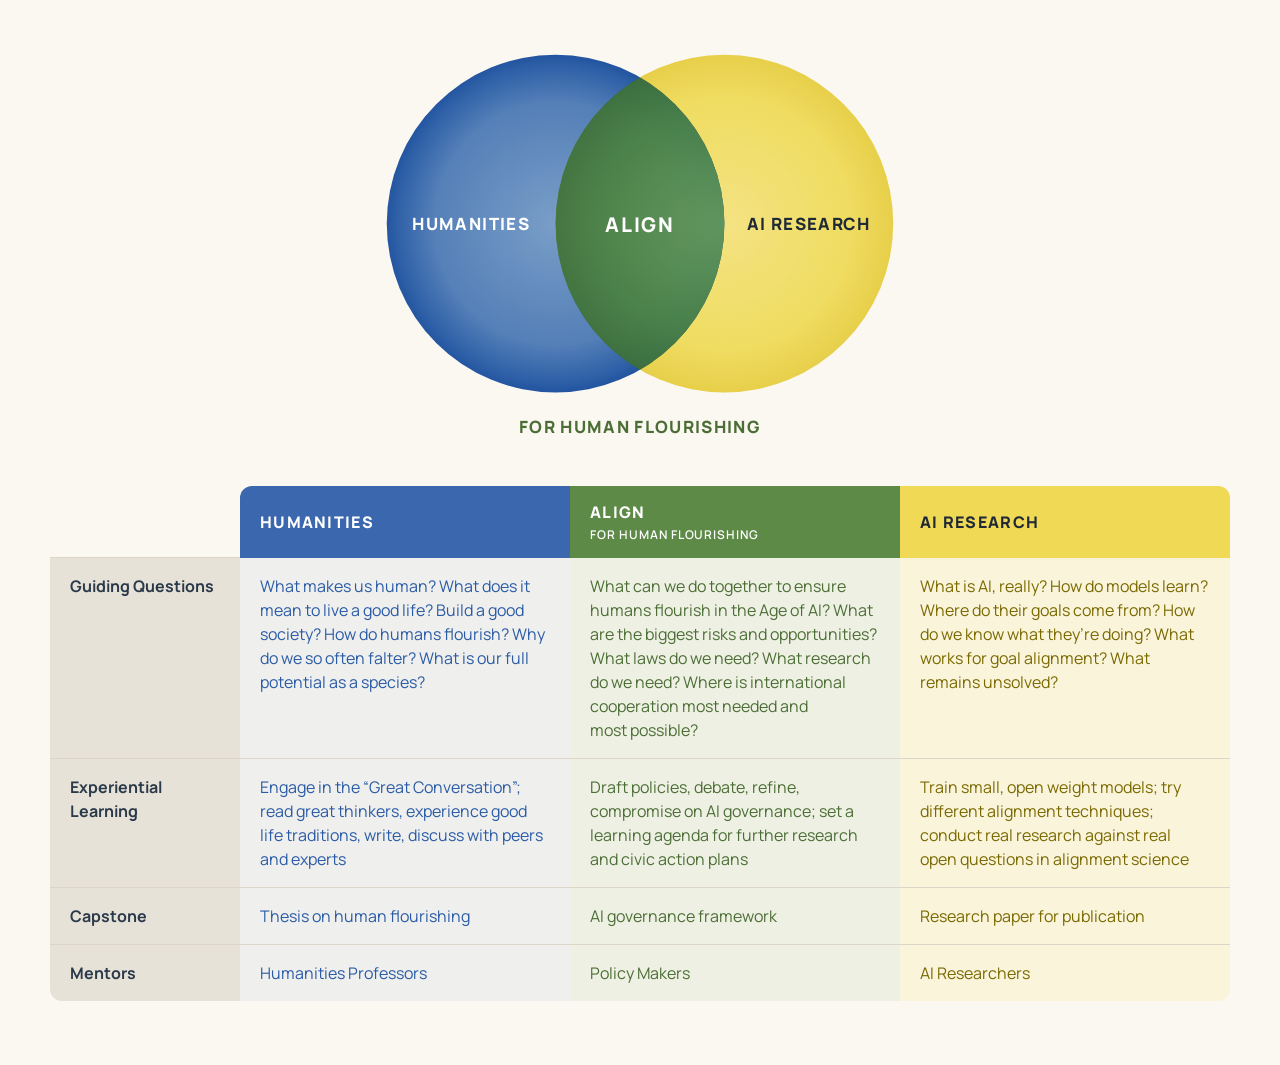
<file: align/index.html>
<!doctype html>
<html lang="en">
<head>
<meta charset="utf-8">
<meta name="viewport" content="width=device-width, initial-scale=1">
<title>Align for Human Flourishing · Align the Future</title>
<meta name="description" content="Understand humans, understand AI, and align AI for human flourishing: the Align the Future experience.">
<link rel="icon" href="/brand/favicon-32.png" type="image/png" sizes="32x32">
<link rel="icon" href="/brand/favicon-16.png" type="image/png" sizes="16x16">
<link rel="icon" href="/brand/favicon.ico" sizes="any">
<link rel="apple-touch-icon" href="/brand/png/apple-touch-icon.png">
<link rel="preconnect" href="https://fonts.googleapis.com">
<link rel="preconnect" href="https://fonts.gstatic.com" crossorigin>
<link rel="stylesheet" href="https://fonts.googleapis.com/css2?family=Manrope:wght@400..800&display=swap">
<link rel="stylesheet" href="/assets/venn/venn.css">
<style>
  body { margin: 0; background: #FBF8F1; -webkit-font-smoothing: antialiased; }
  .page { max-width: 1180px; margin: 0 auto; padding: 48px 24px 64px; }
  @media (max-width: 600px) { .page { padding: 24px 16px 48px; } }
</style>
</head>
<body>
<main class="page">

<!-- Humans / Align / AI. Needs /assets/venn/venn.css and Manrope. -->
<section class="atf-venn" aria-label="Align for human flourishing">
  <svg class="diagram" viewBox="-4 -4 308 236" role="img" aria-label="Venn diagram: a blue Humanities circle and a yellow AI Research circle overlap, and the green overlap is Align, for human flourishing">
    <defs>
      <radialGradient id="atfv-b"><stop offset="0" stop-color="#6F97C4"/><stop offset="0.72" stop-color="#4675B3"/><stop offset="0.93" stop-color="#1F55A2"/><stop offset="1" stop-color="#11479A"/></radialGradient>
      <radialGradient id="atfv-y"><stop offset="0" stop-color="#F4E27A"/><stop offset="0.75" stop-color="#EFDA55"/><stop offset="1" stop-color="#E6CC3C"/></radialGradient>
      <radialGradient id="atfv-g"><stop offset="0" stop-color="#5F9A55"/><stop offset="0.7" stop-color="#3D7C3D"/><stop offset="1" stop-color="#2F6A34"/></radialGradient>
      <clipPath id="atfv-clip"><circle cx="100" cy="100" r="100"/></clipPath>
    </defs>
    <g opacity="0.92">
      <circle cx="100" cy="100" r="100" fill="url(#atfv-b)"/>
      <circle cx="200" cy="100" r="100" fill="url(#atfv-y)" style="mix-blend-mode: multiply"/>
      <circle cx="200" cy="100" r="100" fill="url(#atfv-g)" clip-path="url(#atfv-clip)" opacity="0.85"/>
    </g>
    <text x="50" y="100" fill="#fff" font-size="10">HUMANITIES</text>
    <text x="150" y="100" fill="#fff" font-size="12">ALIGN</text>
    <text x="250" y="100" fill="#1F2A36" font-size="10">AI RESEARCH</text>
    <text x="150" y="220" fill="#4C6E36" font-size="10">FOR HUMAN FLOURISHING</text>
  </svg>

  <table>
    <colgroup><col class="rowhead"><col><col><col></colgroup>
    <thead>
      <tr>
        <td></td>
        <th scope="col" class="h">Humanities</th>
        <th scope="col" class="a">Align<span class="for">for human flourishing</span></th>
        <th scope="col" class="i">AI Research</th>
      </tr>
    </thead>
    <tbody>
      <tr>
        <th scope="row">Guiding Questions</th>
        <td class="h"><span class="tag">Humanities</span>What makes us human? What does it mean to live a good life? Build a good society? How do humans flourish? Why do we so often falter? What is our full potential as a species?</td>
        <td class="a"><span class="tag">Align</span>What can we do together to ensure humans flourish in the Age of AI? What are the biggest risks and opportunities? What laws do we need? What research do we need? Where is international cooperation most needed and most possible?</td>
        <td class="i"><span class="tag">AI Research</span>What is AI, really? How do models learn? Where do their goals come from? How do we know what they’re doing? What works for goal alignment? What remains unsolved?</td>
      </tr>
      <tr>
        <th scope="row">Experiential Learning</th>
        <td class="h"><span class="tag">Humanities</span>Engage in the “Great Conversation”; read great thinkers, experience good life traditions, write, discuss with peers and experts</td>
        <td class="a"><span class="tag">Align</span>Draft policies, debate, refine, compromise on AI governance; set a learning agenda for further research and civic action plans</td>
        <td class="i"><span class="tag">AI Research</span>Train small, open weight models; try different alignment techniques; conduct real research against real open questions in alignment science</td>
      </tr>
      <tr>
        <th scope="row">Capstone</th>
        <td class="h"><span class="tag">Humanities</span>Thesis on human flourishing</td>
        <td class="a"><span class="tag">Align</span>AI governance framework</td>
        <td class="i"><span class="tag">AI Research</span>Research paper for publication</td>
      </tr>
      <tr>
        <th scope="row">Mentors</th>
        <td class="h"><span class="tag">Humanities</span>Humanities Professors</td>
        <td class="a"><span class="tag">Align</span>Policy Makers</td>
        <td class="i"><span class="tag">AI Research</span>AI Researchers</td>
      </tr>
    </tbody>
  </table>
</section>

</main>
</body>
</html>
</file>
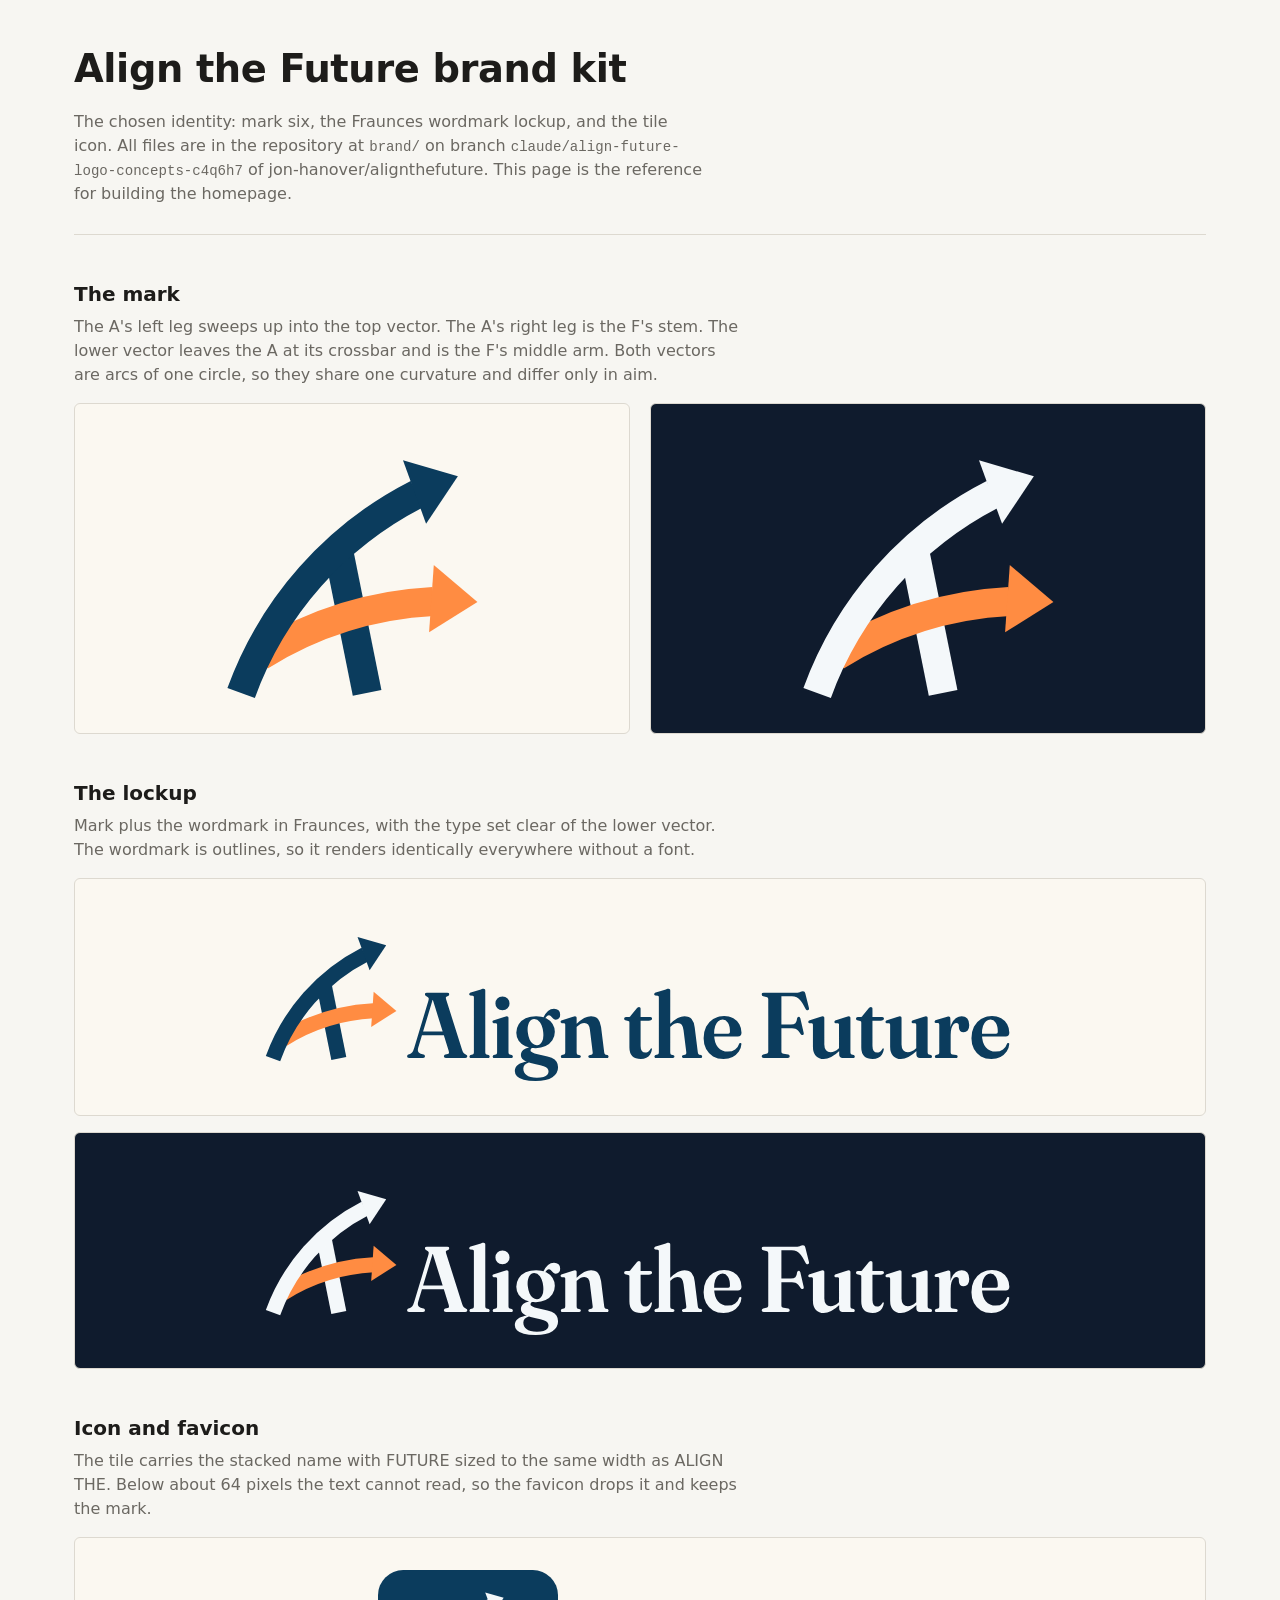
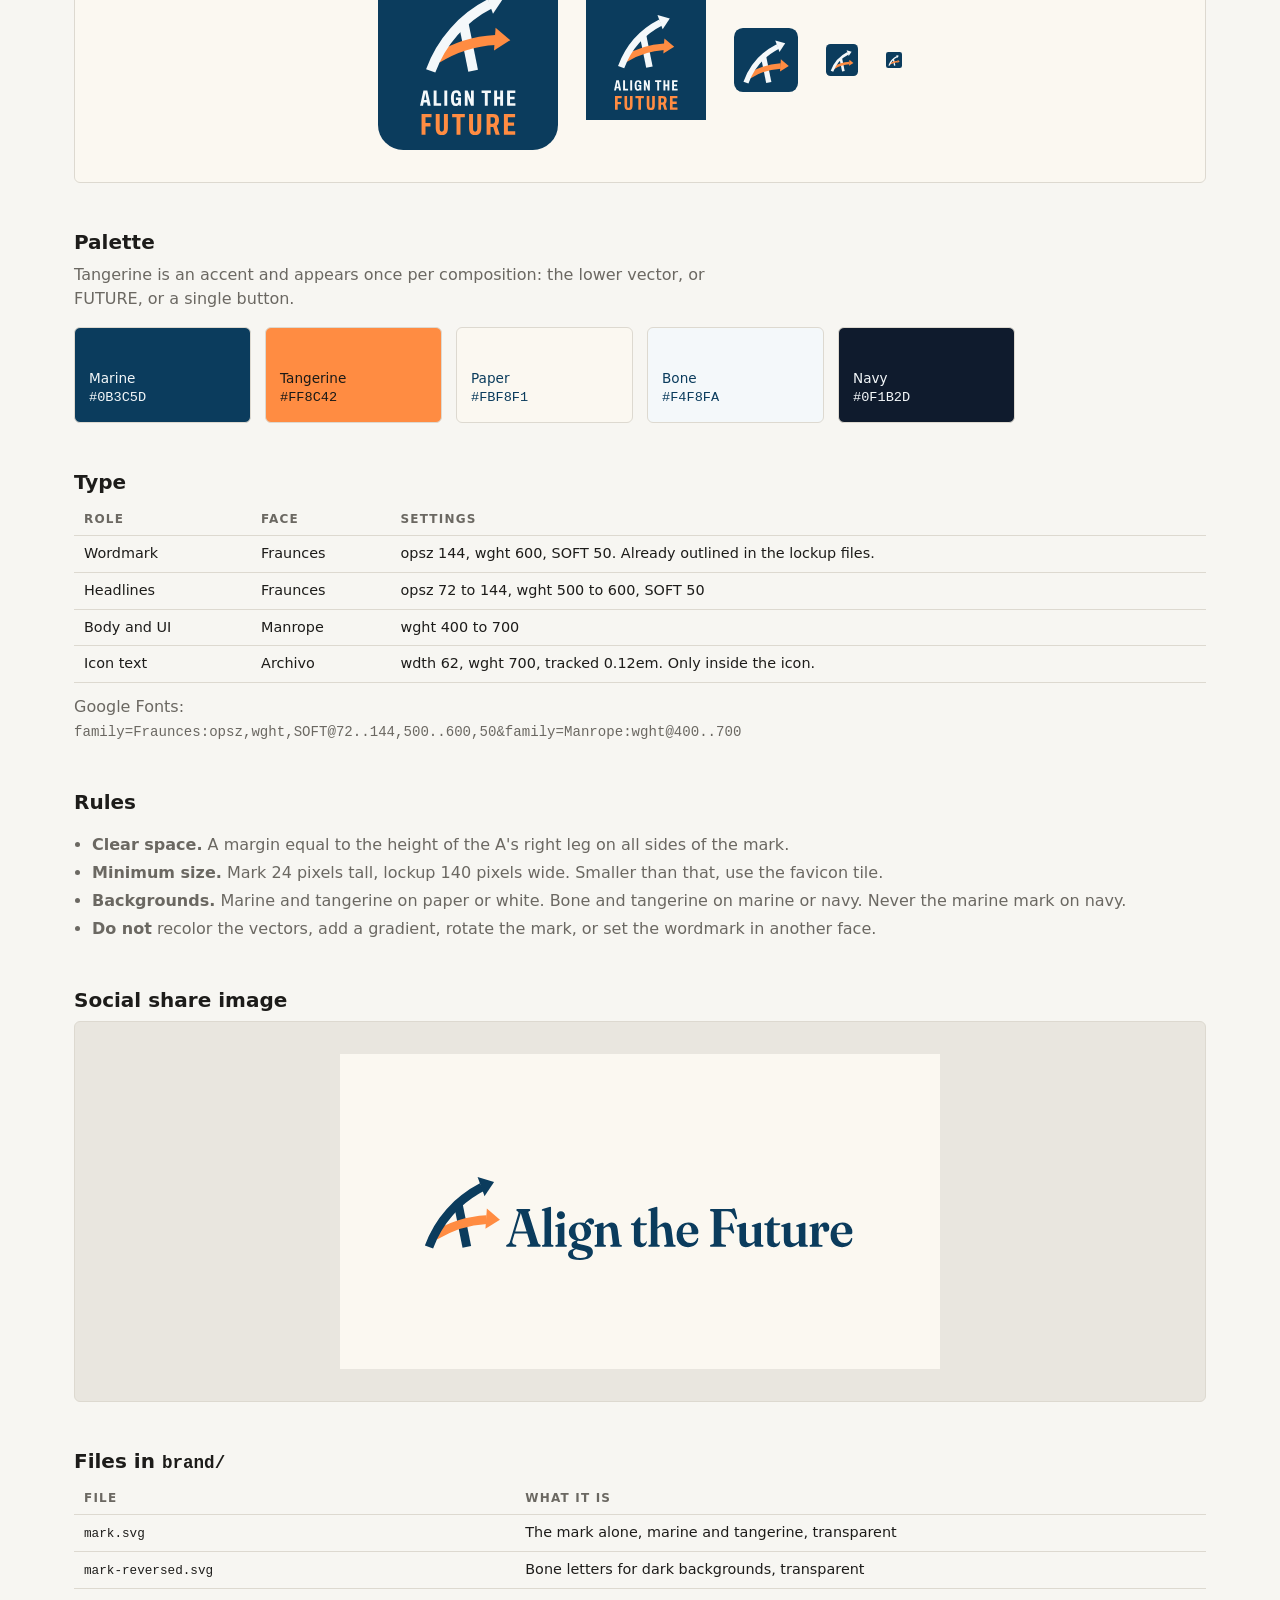
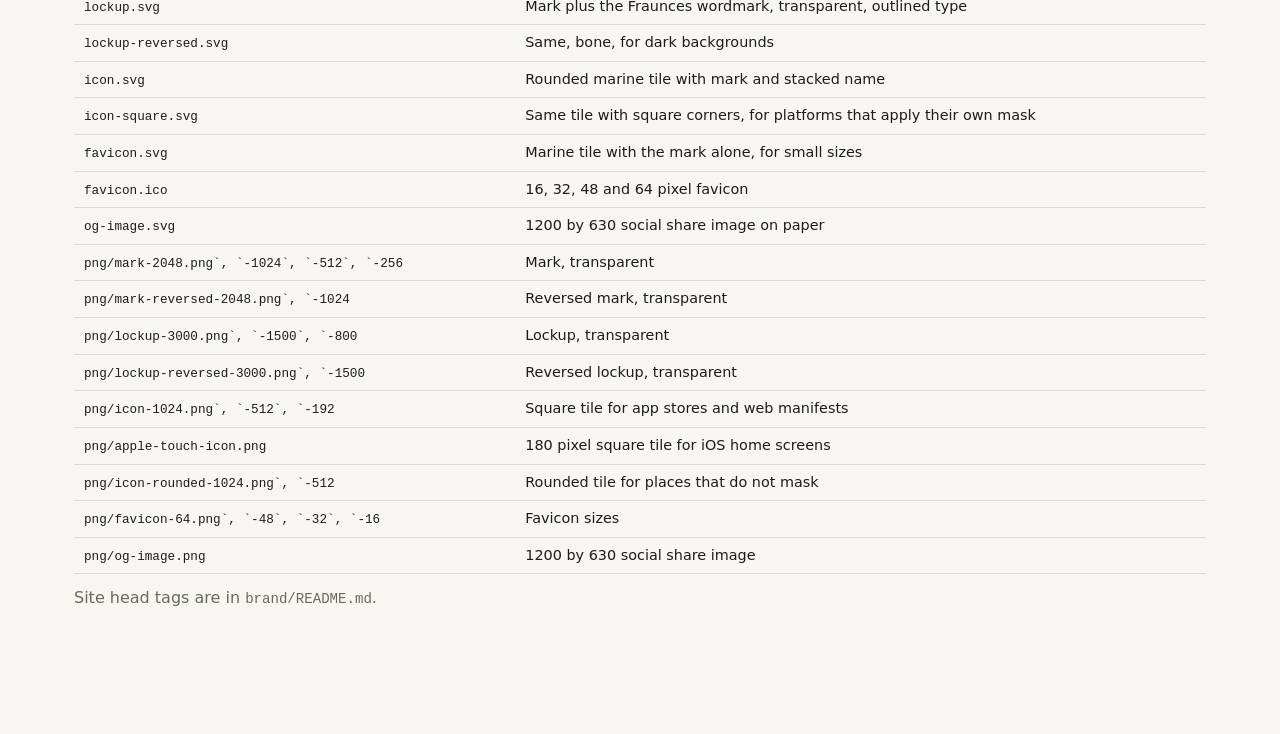
<file: brand/index.html>
<!doctype html>
<html lang="en"><head><meta charset="utf-8"><meta name="viewport" content="width=device-width, initial-scale=1"><meta name="robots" content="noindex"><title>Align the Future Brand Kit</title><style>
:root{--bg:#F7F6F2;--ink:#1D1C1A;--muted:#6B6862;--rule:#DDD9D0;--card:#FFFFFF;--accent:#5B21B6}
@media (prefers-color-scheme: dark){:root:not([data-theme="light"]){--bg:#15161A;--ink:#EDEBE6;--muted:#9A9890;--rule:#2C2E35;--card:#1D1F25;--accent:#C4B5FD}}
:root[data-theme="dark"]{--bg:#15161A;--ink:#EDEBE6;--muted:#9A9890;--rule:#2C2E35;--card:#1D1F25;--accent:#C4B5FD}
*{box-sizing:border-box}
body{margin:0;background:var(--bg);color:var(--ink);font-family:"Public Sans",ui-sans-serif,system-ui,-apple-system,"Segoe UI",Helvetica,Arial,sans-serif;line-height:1.5;-webkit-font-smoothing:antialiased}
.wrap{max-width:1180px;margin:0 auto;padding:40px 24px 80px}
header{padding-bottom:28px;border-bottom:1px solid var(--rule);margin-bottom:36px;display:grid;gap:12px}
header h1{margin:0;font-size:clamp(1.6rem,3.5vw,2.4rem);font-weight:600;letter-spacing:-0.01em;text-wrap:balance}
header p{margin:0;color:var(--muted);max-width:62ch}
.lead{display:grid;grid-template-columns:minmax(280px,1fr) minmax(280px,1.2fr);gap:32px;align-items:center;margin-bottom:40px}
.lead .big{background:#fff;border:1px solid var(--rule);border-radius:6px;padding:8%}
.lead .big svg{display:block;width:100%;height:auto}
.lead h2{margin:0 0 8px;font-size:1.3rem;font-weight:600}
.lead p{margin:0 0 12px;color:var(--muted)}
.lead ul{margin:0;padding-left:18px;color:var(--muted)}
.lead li{margin:4px 0}
.grid{display:grid;grid-template-columns:repeat(auto-fill,minmax(300px,1fr));gap:28px}
.c{background:var(--card);border:1px solid var(--rule);border-radius:6px;overflow:hidden;display:flex;flex-direction:column}
.c .hero{aspect-ratio:1;display:block;padding:6%}
.c .hero svg{display:block;width:100%;height:100%}
.c .body{padding:18px 20px 20px;display:flex;flex-direction:column;gap:12px;flex:1}
.c .kicker{font-size:.72rem;letter-spacing:.12em;text-transform:uppercase;color:var(--muted);font-variant-numeric:tabular-nums}
.c h2{margin:0;font-size:1.2rem;font-weight:600}
.c p{margin:0;font-size:.95rem;color:var(--muted)}
.lockup{display:flex;align-items:center;gap:12px;padding:12px 14px;border-radius:4px;margin-top:auto}
.lockup svg{width:40px;height:40px;flex:none}
.lockup span{font-family:"Outfit","Public Sans",sans-serif;font-weight:700;font-size:1.25rem;letter-spacing:-0.01em;white-space:nowrap}
.sizes{display:flex;align-items:center;gap:14px}
.sizes .lbl{font-size:.75rem;color:var(--muted);margin-left:auto}
.dl{font-size:.82rem;color:var(--accent);text-decoration:none}
.dl:hover,.dl:focus-visible{text-decoration:underline;outline:none}

.grid{grid-template-columns:repeat(auto-fill,minmax(360px,1fr))}
.show{display:flex;align-items:center;justify-content:center;padding:32px;border-radius:6px;border:1px solid var(--rule)}
.show svg{max-width:100%;height:auto}
.two{display:grid;grid-template-columns:1fr 1fr;gap:20px}
.sw{display:grid;grid-template-columns:repeat(auto-fill,minmax(150px,1fr));gap:14px}
.sw div{border-radius:6px;padding:14px;min-height:96px;display:flex;flex-direction:column;justify-content:flex-end;font-size:.85rem;border:1px solid var(--rule)}
.sw b{font-family:ui-monospace,monospace;font-weight:500}
section{margin:44px 0}
section h2{font-size:1.25rem;margin:0 0 6px}
section > p{color:var(--muted);margin:0 0 16px;max-width:66ch}
table{border-collapse:collapse;font-size:.9rem;width:100%}
td,th{text-align:left;padding:7px 10px;border-bottom:1px solid var(--rule);vertical-align:top}
th{font-size:.75rem;letter-spacing:.1em;text-transform:uppercase;color:var(--muted)}
code{font-family:ui-monospace,monospace;font-size:.88em}
ul{color:var(--muted);padding-left:18px}li{margin:4px 0}
</style></head><body><div class="wrap"><header><h1>Align the Future brand kit</h1>
<p>The chosen identity: mark six, the Fraunces wordmark lockup, and the tile icon. All files are in the repository at <code>brand/</code> on branch <code>claude/align-future-logo-concepts-c4q6h7</code> of jon-hanover/alignthefuture. This page is the reference for building the homepage.</p></header>

<section><h2>The mark</h2><p>The A's left leg sweeps up into the top vector. The A's right leg is the F's stem. The lower vector leaves the A at its crossbar and is the F's middle arm. Both vectors are arcs of one circle, so they share one curvature and differ only in aim.</p>
<div class="two"><div class="show" style="background:#FBF8F1;"><svg style="width:260px;height:auto" xmlns="http://www.w3.org/2000/svg" viewBox="2.77 9.37 84.62 86.34" role="img" aria-label="Align the Future mark"><path d="M40.56,46 L50,93" fill="none" stroke="#0B3C5D" stroke-width="9.5" stroke-linecap="butt"/><path d="M15.14,81 A118,118 0 0 1 71.51,63.23" fill="none" stroke="#FF8C42" stroke-width="9.5" stroke-linecap="butt"/><polygon points="85.9,63.36 70.17,73.28 71.7,51.34" fill="#FF8C42"/><path d="M9,93 A118,118 0 0 1 66.33,28.21" fill="none" stroke="#0B3C5D" stroke-width="9.5" stroke-linecap="butt"/><polygon points="79.53,22.47 69.19,37.94 61.67,17.27" fill="#0B3C5D"/></svg></div><div class="show" style="background:#0F1B2D;"><svg style="width:260px;height:auto" xmlns="http://www.w3.org/2000/svg" viewBox="2.77 9.37 84.62 86.34" role="img" aria-label="Align the Future mark"><path d="M40.56,46 L50,93" fill="none" stroke="#F4F8FA" stroke-width="9.5" stroke-linecap="butt"/><path d="M15.14,81 A118,118 0 0 1 71.51,63.23" fill="none" stroke="#FF8C42" stroke-width="9.5" stroke-linecap="butt"/><polygon points="85.9,63.36 70.17,73.28 71.7,51.34" fill="#FF8C42"/><path d="M9,93 A118,118 0 0 1 66.33,28.21" fill="none" stroke="#F4F8FA" stroke-width="9.5" stroke-linecap="butt"/><polygon points="79.53,22.47 69.19,37.94 61.67,17.27" fill="#F4F8FA"/></svg></div></div></section>

<section><h2>The lockup</h2><p>Mark plus the wordmark in Fraunces, with the type set clear of the lower vector. The wordmark is outlines, so it renders identically everywhere without a font.</p>
<div class="show" style="background:#FBF8F1;"><svg style="width:760px;height:auto" xmlns="http://www.w3.org/2000/svg" viewBox="6.99 11.05 511.33 115.5" role="img" aria-label="Align the Future"><g transform="translate(6,9.88) scale(1.08)"><path d="M40.56,46 L50,93" fill="none" stroke="#0B3C5D" stroke-width="9.5" stroke-linecap="butt"/><path d="M15.14,81 A118,118 0 0 1 71.51,63.23" fill="none" stroke="#FF8C42" stroke-width="9.5" stroke-linecap="butt"/><polygon points="85.9,63.36 70.17,73.28 71.7,51.34" fill="#FF8C42"/><path d="M9,93 A118,118 0 0 1 66.33,28.21" fill="none" stroke="#0B3C5D" stroke-width="9.5" stroke-linecap="butt"/><polygon points="79.53,22.47 69.19,37.94 61.67,17.27" fill="#0B3C5D"/></g><path d="M115.02691472499028 92.18317853655134H132.09579411952154L132.2152261437961 94.67225655691965H114.89491242309296ZM117.9622462330818 108.84345964704241Q117.9622462330818 109.37458792550223 117.64796819178716 109.68729396275111Q117.33369015049252 110.0 116.65799312900813 110.0H107.264042236151Q106.61034559831617 110.0 106.28821041416438 109.68729396275111Q105.9660752300126 109.37458792550223 105.9660752300126 108.84345964704241Q105.9660752300126 108.4317538016183 106.19235845057622 108.16461765834264Q106.41864167113984 107.89748151506697 106.82720734496796 107.66177490234375L107.89894771885189 107.26577375139509Q108.76636976823805 106.91063895089286 109.44049958129608 106.06051086425782Q110.11462939435413 105.21038277762277 110.70862248866216 103.21155133928572L120.28500833548135 71.44957502092635Q120.67471571550368 70.1736026436942 120.40442980939318 69.53876142229353Q120.13414390328269 68.90392020089286 119.2069972096443 68.50793247767857Q118.58785972359519 68.19365635463168 118.27671897652488 67.9060927908761Q117.96557822945456 67.61852922712053 117.96557822945456 67.15654035295759Q117.96557822945456 66.58455531529017 118.30971283813201 66.29227765764509Q118.65384744680948 66.0 119.3012599049568 66.0H132.92839613542554Q133.58523678135188 66.0 133.92151424717218 66.29856375558036Q134.2577917129925 66.59712751116072 134.2577917129925 67.15654035295759Q134.2577917129925 67.61224312918526 133.96236525163647 67.917092023577Q133.66693879028045 68.22194091796874 133.03523102660859 68.48907610212053Q132.25265115774698 68.72164062499999 132.07979209664205 69.1286314174107Q131.90693303553715 69.53562220982143 132.2337851909501 70.58531808035714L142.9887328751019 104.5786922781808Q143.43501130004609 105.99609514508928 143.9818711284501 106.6199409702846Q144.52873095685413 107.2437867954799 145.4118826379367 107.53920846121652Q145.97130507097242 107.80005754743304 146.1991593364579 108.09076416015625Q146.4270136019434 108.38147077287947 146.4270136019434 108.84345964704241Q146.4270136019434 109.34630336216517 146.0954502300126 109.67315168108259Q145.7638868580818 110.0 145.09761802437646 110.0H132.04552451851706Q131.3729715051242 110.0 131.04769327200478 109.68729396275111Q130.72241503888537 109.37458792550223 130.72241503888537 108.84345964704241Q130.72241503888537 108.38461286272322 130.97698378190992 108.1159047154018Q131.23155252493447 107.84719656808036 131.70611551321574 107.65234671456473L133.29015656371797 107.33806483677455Q133.95015656371797 107.15264125279018 134.09158609427044 106.62307250976562Q134.23301562482288 106.09350376674107 133.86216270211082 104.87723493303571L122.86836631539207 69.60789603097098L123.74206678972243 68.76878156389509L113.46483569318224 102.87213657924107Q113.07512639491216 104.18268920898437 113.23540654627934 105.05638968331473Q113.39568669764652 105.93009015764508 114.01953252284184 106.46907941545759Q114.64337834803716 107.00806867327009 115.62079272443225 107.32548880440848L117.02254460780279 107.67120309012277Q117.53482226544787 107.8660529436384 117.74853424926484 108.14418927873885Q117.9622462330818 108.42232561383929 117.9622462330818 108.84345964704241Z M158.5490235768318 64.53860020228794V105.970927734375Q158.5490235768318 106.78491507393973 158.75959730730054 107.15576895577567Q158.9701710377693 107.52662283761161 159.46046365774697 107.6837637765067L160.74906769653046 107.96662091936383Q161.13249281511304 108.1489004952567 161.31320518257957 108.39718122209821Q161.49391755004606 108.64546194893973 161.49391755004606 109.02259713309152Q161.49391755004606 109.48144199916294 161.20792407208847 109.74072099958147Q160.9219305941309 110.0 160.4033687567983 110.0H148.9917760879925Q148.49521463430946 110.0 148.20450706246237 109.74072099958147Q147.91379949061528 109.48144199916294 147.91379949061528 109.02259713309152Q147.91379949061528 108.651748046875 148.10708405395235 108.39718122209821Q148.3003686172894 108.14261439732142 148.6963659317425 107.9540487234933L149.97239777465546 107.6837637765067Q150.47211858241215 107.52662283761161 150.67797821899137 107.15576895577567Q150.88383785557062 106.78491507393973 150.88383785557062 105.98349993024553V69.25907034737723Q150.88383785557062 68.65250697544643 150.71255271675923 68.38851004464286Q150.54126757794785 68.12451311383928 150.13269614937644 68.0208030482701L148.49207062621795 67.96423392159598Q148.09293314016884 67.81338291713169 147.924792009449 67.59181570870535Q147.75665087872912 67.37024850027902 147.75665087872912 67.04025617327008Q147.75665087872912 66.65997889927455 147.992360368824 66.39912789481026Q148.22806985891884 66.13827689034598 148.79063054530278 65.9277108328683L155.57908112426483 63.80946655273437Q156.3364955006599 63.532901262555804 156.73091601544786 63.44018947056361Q157.1253365302358 63.34747767857142 157.47418523280277 63.34747767857142Q158.0021752579144 63.34747767857142 158.2755994173731 63.67747192382812Q158.5490235768318 64.00746616908482 158.5490235768318 64.53860020228794Z M174.16588724173135 83.08773960658482V105.970927734375Q174.16588724173135 106.77548688616072 174.3764609722001 107.14634076799666Q174.58703470266883 107.51719464983259 175.0773273226465 107.6837637765067L176.36593136143 107.96662091936383Q176.73992829223357 108.13947230747767 176.9253547535896 108.3924671282087Q177.11078121494563 108.64546194893973 177.11078121494563 109.02259713309152Q177.11078121494563 109.48144199916294 176.82478773698804 109.74072099958147Q176.53879425903045 110.0 176.02023242169787 110.0H164.60863975289206Q164.10265011143 110.0 163.8166566334724 109.74072099958147Q163.53066315551482 109.48144199916294 163.53066315551482 109.02259713309152Q163.53066315551482 108.65803414481027 163.71137552298134 108.40818237304688Q163.89208789044787 108.15833060128348 164.2629408131599 107.97919311523438L165.589261439555 107.6837637765067Q166.0889822473117 107.51719464983259 166.29484188389094 107.14634076799666Q166.5007015204702 106.77548688616072 166.5007015204702 105.98349993024553V87.8082097516741Q166.5007015204702 87.2016463797433 166.3294163816588 86.93764944893972Q166.15813124284742 86.67365251813615 165.74955981427598 86.56994245256696L164.1089342911175 86.51337332589286Q163.7097968050684 86.36252232142857 163.54165567434853 86.14095511300224Q163.37351454362866 85.9193879045759 163.37351454362866 85.58939557756696Q163.37351454362866 85.20911830357143 163.60922403372354 84.94826729910714Q163.84493352381838 84.68741629464286 164.40749421020232 84.47685023716518L171.19594478916437 82.35860595703124Q171.95335916555948 82.08204066685268 172.3477796803474 81.98932887486049Q172.74220019513535 81.8966170828683 173.0910488977023 81.8966170828683Q173.61903892281393 81.8966170828683 173.89246308227263 82.22661132812499Q174.16588724173135 82.55660557338169 174.16588724173135 83.08773960658482ZM170.09600041834963 77.82962489536831Q167.96205336198804 77.82962489536831 166.66565548252373 76.52851004464286Q165.36925760305945 75.2273951939174 165.36925760305945 73.21601266043527Q165.36925760305945 71.19205793108259 166.67194158045902 69.89094308035715Q167.97462555785856 68.58982822963169 170.09600041834963 68.58982822963169Q172.23937566249026 68.58982822963169 173.55305887259073 69.89094308035715Q174.86674208269116 71.19205793108259 174.86674208269116 73.2097265625Q174.86674208269116 75.2273951939174 173.54991582362308 76.52851004464286Q172.233089564555 77.82962489536831 170.09600041834963 77.82962489536831Z M196.76313560250142 108.10496878487723Q193.40340328525812 107.39151872907367 191.73925045322687 106.86036263602121Q190.07509762119562 106.32920654296875 189.5298078785896 105.82476876395089Q188.98451813598356 105.32033098493304 188.98451813598356 104.69489205496652Q188.98451813598356 104.11659790039063 189.39152715174808 103.66244602748327Q189.7985361675126 103.2082941545759 190.50255803553713 102.9222834123884L190.31084068062643 102.47599155970983Q187.46033025233402 102.74943010602678 185.74279354404717 103.53827976771763Q184.02525683576036 104.32712942940849 183.26469941039764 105.4758260672433Q182.50414198503492 106.62452270507812 182.50414198503492 107.99478655133929Q182.50414198503492 109.42791137695312 183.38256422624585 110.52947570800781Q184.26098646745677 111.6310400390625 186.45783670462197 112.50161568777901Q188.65468694178713 113.37219133649553 192.59897073782508 114.12649431501116Q196.01838549786973 114.74564906529018 197.86323918788088 115.43551522391184Q199.70809287789206 116.12538138253348 200.4105226002693 116.98967572893415Q201.11295232264652 117.85397007533483 201.11295232264652 119.0011244419643Q201.11295232264652 120.31171543666295 200.27536573991773 121.25616184779577Q199.43777915718894 122.20060825892857 197.70918566876816 122.69561976841518Q195.9805921803474 123.19063127790179 193.28400003470009 123.19063127790179Q188.39995898419787 123.19063127790179 186.27694018536974 121.43376473563058Q184.1539213865416 119.67689819335938 184.1539213865416 116.94260864257812Q184.1539213865416 115.56599155970983 185.11568573852264 114.48167131696428Q186.07745009050367 113.39735107421875 188.20527985473356 112.73733380998884L187.6584296175684 112.10875854492187Q182.74925952130724 112.76877964564733 180.58224762817107 114.49580113002233Q178.4152357350349 116.22282261439732 178.4152357350349 118.74968244280134Q178.4152357350349 120.72654227120536 179.85780217616212 122.23983642578125Q181.30036861728937 123.75313058035715 184.4070677488463 124.60170968191964Q187.5137668804032 125.45028878348214 192.50145085780278 125.45028878348214Q199.927952845805 125.45028878348214 203.72606808018 122.92501918247768Q207.524183314555 120.39974958147322 207.524183314555 116.23865199497767Q207.524183314555 113.97895804268973 206.5326189835003 112.42796840122767Q205.54105465244564 110.87697875976562 203.1902180348396 109.83983590262277Q200.83938141723357 108.80269304547991 196.76313560250142 108.10496878487723ZM197.1340345631599 83.86717163085937 198.51057299786973 84.12489780970982Q199.28372851544785 82.61319771902902 199.95630358869005 81.9186270577567Q200.62887866193222 81.22405639648437 201.4145871929032 81.22405639648437Q202.08086369959966 81.22405639648437 202.56642879795345 81.6719087437221Q203.05199389630724 82.11976109095983 203.52184470894673 82.70589800153459Q203.99169552158625 83.29203491210937 204.5778295547894 83.73988725934709Q205.1639635879925 84.18773960658481 206.03766406232285 84.18773960658481Q207.40163605590544 84.18773960658481 208.1684767018318 83.27318908691406Q208.93531734775814 82.3586385672433 208.93531734775814 80.78096226283482Q208.93531734775814 78.96442766462053 207.83218484915324 77.89116036551339Q206.7290523505483 76.81789306640624 204.77422551600588 76.81789306640624Q202.49255228079383 76.81789306640624 200.757720650632 78.31543265206473Q199.0228890204702 79.81297223772322 197.73746351823803 82.60376761300223ZM205.35246020490098 92.38116856166295Q205.35246020490098 89.47401994977679 203.84860958408626 87.0713081577846Q202.34475896327152 84.66859636579241 199.5287798721722 83.22760096958706Q196.71280078107287 81.78660557338169 192.78427155395232 81.78660557338169Q188.68917128190992 81.78660557338169 185.68462651698246 83.22760288783482Q182.680081752055 84.66860020228795 181.0505226002693 87.19388035365513Q179.42096344848358 89.71916050502232 179.42096344848358 93.00029453822545Q179.42096344848358 95.9357257952009 181.02066699201038 98.28343950544084Q182.62037053553715 100.6311532156808 185.56362920252934 101.99672310965401Q188.5068878695215 103.36229300362723 192.54541134189876 103.36229300362723Q196.2508080704144 103.36229300362723 199.14064449619565 101.95586730957031Q202.03048092197687 100.54944161551339 203.69147056343894 98.07287440708706Q205.35246020490098 95.59630719866071 205.35246020490098 92.38116856166295ZM191.25374002493447 83.75084908621652Q193.58581138375143 83.61885445731026 195.31912759817666 85.91002014160156Q197.0524438126019 88.20118582589285 197.51442501377375 92.45033482142857Q197.97640621494563 96.5046128627232 196.77736228707175 98.86647748674665Q195.57831835919785 101.22834211077009 193.41282955478937 101.36033673967634Q191.89164181064876 101.4451904296875 190.57789817574363 100.43317757742746Q189.2641545408385 99.42116472516742 188.36528665579385 97.44272426060269Q187.4664187707492 95.46428379603795 187.1552885740416 92.66713902064731Q186.85358656511303 89.97685791015624 187.31089683297017 88.01256931849888Q187.7682071008273 86.04828072684151 188.79909742937085 84.9419917515346Q189.82998775791438 83.83570277622768 191.25374002493447 83.75084908621652Z M220.02016911952154 83.08773960658482V105.970927734375Q220.02016911952154 106.81319963727678 220.21660056832175 107.20762398856027Q220.41303201712196 107.60204833984375 220.91275282487868 107.77804565429688L222.2202132392202 108.07975917271206Q222.86135302716661 108.4066055733817 222.86135302716661 109.02259713309152Q222.86135302716661 110.0 221.85565792393 110.0H210.46292163068225Q209.96636017699922 110.0 209.6756526051521 109.74072099958147Q209.384945033305 109.48144199916294 209.384945033305 109.02259713309152Q209.384945033305 108.65803414481027 209.56565740077153 108.41289646693639Q209.74636976823805 108.1677587890625 210.1172226909501 107.97919311523438L211.4435433173452 107.6837637765067Q211.94326412510188 107.52662283761161 212.14912376168112 107.15576895577567Q212.35498339826037 106.78491507393973 212.35498339826037 105.98349993024553V87.8082097516741Q212.35498339826037 87.2016463797433 212.183698259449 86.93764944893972Q212.0124131206376 86.67365251813615 211.60384169206617 86.56994245256696L209.96321616890768 86.51337332589286Q209.56407868285856 86.36252232142857 209.39593755213872 86.14095511300224Q209.22779642141884 85.9193879045759 209.22779642141884 85.58939557756696Q209.22779642141884 85.20911830357143 209.46350591151372 84.94826729910714Q209.69921540160857 84.68741629464286 210.2617760879925 84.47685023716518L217.05022666695456 82.35860595703124Q217.80764104334966 82.08204066685268 218.2020615581376 81.98932887486049Q218.59648207292554 81.8966170828683 218.9453307754925 81.8966170828683Q219.4733208006041 81.8966170828683 219.7467449600628 82.22661132812499Q220.02016911952154 82.55660557338169 220.02016911952154 83.08773960658482ZM219.29732732264654 89.7473894391741 218.33563106846125 88.62855608258928 219.53305695434295 87.48455915178572Q222.68217717616216 84.46429722377232 225.08330353637422 83.12702340262277Q227.48442989658625 81.78974958147322 229.71899480311527 81.78974958147322Q232.78956277884072 81.78974958147322 234.39870793788089 83.66603951590402Q236.00785309692108 85.54232945033482 236.4541430313519 89.15661516462053L238.55045214826038 105.88292236328125Q238.6541660503251 106.73148420061383 238.8458843643597 107.13691162109374Q239.0376026783943 107.54233904157365 239.56246979613982 107.70890816824777L240.75049626795902 107.97919311523438Q241.11192100289207 108.17090087890625 241.3020615581376 108.41132446289063Q241.49220211338314 108.651748046875 241.49220211338314 109.02259713309152Q241.49220211338314 109.48144199916294 241.20620863542555 109.74072099958147Q240.92021515746796 110.0 240.40165332013538 110.0H228.8706343817983Q227.85236708269116 110.0 227.85236708269116 109.02259713309152Q227.85236708269116 108.4003213936942 228.51550725428714 108.07975917271206L229.84811206036974 107.77804565429688Q230.4075498393876 107.60204833984375 230.6511241453307 107.19190682547432Q230.89469845127377 106.7817653111049 230.790984549209 105.97720424107143L228.94609441249028 91.02026576450893Q228.63494311505724 88.63793823242187 227.76749421020233 87.48763122558594Q226.90004530534742 86.33732421875 225.17458527465544 86.33732421875Q224.01484528442109 86.33732421875 222.8472462330818 86.9297673688616Q221.6796471817425 87.52221051897321 220.33761226963313 88.78567400251116Z  M254.7301239535059 84.99855032784598 252.74694925345008 84.58369663783482Q252.27552451851705 84.41398733956473 252.13409690621236 84.12956394740513Q251.99266929390768 83.84514055524554 251.99266929390768 83.46486328124999Q251.99266929390768 83.01230451311383 252.31166046996793 82.71531276157924Q252.6306516460282 82.41832101004464 253.13035327130723 82.41832101004464H255.17009901628492Q255.51895922833847 82.41832101004464 255.78452816318782 82.21717930385044Q256.05009709803716 82.01603759765625 256.3957998742648 81.45347115652902L260.2613952286175 76.7486213030134Q260.6636671315193 76.1986328125 261.09579752005163 75.9079252406529Q261.52792790858405 75.61721766880581 261.98048859496794 75.61721766880581Q262.4676180243764 75.61721766880581 262.7646107350349 75.93306675502232Q263.0616034456934 76.24891584123884 263.0616034456934 76.89947038922992V101.91357282366072Q263.0616034456934 104.10099103655133 263.90074860473356 105.1852738734654Q264.73989376377375 106.26955671037946 266.2641794780595 106.26955671037946Q267.00275474312645 106.26955671037946 267.5700410328865 106.01184395926339Q268.1373273226465 105.75413120814733 268.58518350637974 105.33456246512277Q269.033039690113 104.91499372209822 269.4007514821052 104.42785566057478Q269.7684632740974 103.94071759905134 270.0858891599791 103.48186697823661Q270.33731389491214 103.38758318219865 270.52431044206617 103.57457972935268Q270.7113069892202 103.7615762765067 270.6798784177916 104.2958504813058Q270.4315919362068 106.15009399414062 269.4698928046499 107.56906311035155Q268.50819367309293 108.9880322265625 266.92579464268 109.78944353376116Q265.34339561226705 110.59085484095982 263.21258105451034 110.59085484095982Q259.49464665858403 110.59085484095982 257.5115295059613 108.72716683523996Q255.5284123533385 106.86347882952009 255.5284123533385 102.93811087472098V86.39396815708704Q255.5284123533385 85.79054303850447 255.39169691667553 85.46997314453125Q255.2549814800126 85.14940325055804 254.7301239535059 84.99855032784598ZM260.33680154837197 84.81626116071428 260.4499398017202 82.41832101004464H269.6616053639412Q270.2210258787291 82.41832101004464 270.50387726684295 82.64303030831474Q270.7867286549568 82.86773960658482 270.7867286549568 83.31087210518973Q270.7867286549568 83.9551424734933 270.22102779697684 84.38570181710378Q269.65532693899695 84.81626116071428 268.4265012554032 84.81626116071428Z M283.0061664339746 64.53860020228794V105.970927734375Q283.0061664339746 106.81319963727678 283.20259788277485 107.20762398856027Q283.3990293315751 107.60204833984375 283.89875013933175 107.77804565429688L285.2062105536733 108.07975917271206Q285.84735034161974 108.4066055733817 285.84735034161974 109.02259713309152Q285.84735034161974 110.0 284.8416552383831 110.0H273.44891894513535Q272.9523574914523 110.0 272.6616499196052 109.74072099958147Q272.3709423477581 109.48144199916294 272.3709423477581 109.02259713309152Q272.3709423477581 108.651748046875 272.56422691109515 108.39718122209821Q272.75751147443225 108.14261439732142 273.15350878888535 107.9540487234933L274.4295406317983 107.6837637765067Q274.929261439555 107.52662283761161 275.1351210761342 107.15576895577567Q275.3409807127135 106.78491507393973 275.3409807127135 105.98349993024553V69.25907034737723Q275.3409807127135 68.65250697544643 275.1696955739021 68.38851004464286Q274.9984104350907 68.12451311383928 274.5898390065193 68.0208030482701L272.9492134833608 67.96423392159598Q272.5500759973117 67.81338291713169 272.3819348665918 67.59181570870535Q272.21379373587195 67.37024850027902 272.21379373587195 67.04025617327008Q272.21379373587195 66.65997889927455 272.44950322596685 66.39912789481026Q272.6852127160617 66.13827689034598 273.2477734024456 65.9277108328683L280.03622398140766 63.80946655273437Q280.79363835780276 63.532901262555804 281.1880588725907 63.44018947056361Q281.58247938737867 63.34747767857142 281.9313280899456 63.34747767857142Q282.4593181150572 63.34747767857142 282.7327422745159 63.67747192382812Q283.0061664339746 64.00746616908482 283.0061664339746 64.53860020228794ZM282.2833246370996 89.68452845982142 281.32162838291435 88.5656951032366 282.5190542687961 87.42169817243303Q285.6556022947447 84.41400844029017 288.04729950805387 83.1018790108817Q290.438996721363 81.78974958147322 292.6421311382157 81.78974958147322Q295.75041570155275 81.78974958147322 297.37213305646344 83.70689915248326Q298.9938504113742 85.6240487234933 299.4715708354813 89.39548688616071L301.53644946271345 105.88292236328125Q301.64016336477823 106.73148420061383 301.8318816788128 107.13691162109374Q302.0235999928474 107.54233904157365 302.5484671105929 107.70890816824777L303.73649358241215 107.97919311523438Q304.09791831734515 108.17090087890625 304.2880588725907 108.41132446289063Q304.4781994278362 108.651748046875 304.4781994278362 109.02259713309152Q304.4781994278362 109.48144199916294 304.19220594987866 109.74072099958147Q303.9062124719211 110.0 303.38765063458845 110.0H291.85663169625144Q290.8383643971443 110.0 290.8383643971443 109.02259713309152Q290.8383643971443 108.4003213936942 291.50150456874024 108.07975917271206L292.83410937482284 107.77804565429688Q293.3935471538407 107.60204833984375 293.63712145978377 107.19190682547432Q293.88069576572684 106.7817653111049 293.7769818636621 105.97720424107143L291.9572361186845 91.2591374860491Q291.62094042951037 88.7510879952567 290.7440623777526 87.54420610700335Q289.86718432599474 86.33732421875 288.09772160975587 86.33732421875Q286.9945565009389 86.33732421875 285.8458157434054 86.9014799281529Q284.69707498587195 87.4656356375558 283.3361817799568 88.72281302315848Z M330.9567746929032 93.02856375558036Q330.9567746929032 94.19454572405134 330.3282128555706 94.82781973702566Q329.699651018238 95.46109375 328.508524658026 95.46109375H310.6507850514412V93.65084716796875H322.0595866697447Q323.197297502613 93.65084716796875 323.197297502613 92.47228341238839Q323.197297502613 88.30486328125 321.7955561696052 86.19127650669643Q320.3938148365974 84.07768973214286 318.31004146885186 84.07768973214286Q316.590844517122 84.07768973214286 315.2912364500182 85.16356951032367Q313.99162838291437 86.24944928850447 313.25775282487865 88.40862034388951Q312.52387726684293 90.56779139927455 312.52387726684293 93.7955233328683Q312.52387726684293 99.68210780552455 315.0837472619601 102.66469918387277Q317.6436172570773 105.64729056222099 321.78591601544787 105.64729056222099Q324.63022091221126 105.64729056222099 326.6809428709166 104.19055690220424Q328.73166482962193 102.7338232421875 329.38852082153045 100.395517578125Q329.63994171996796 100.05923531668526 329.85836587942663 99.93037894112723Q330.07679003888535 99.8015225655692 330.2716456471443 99.8015225655692Q330.5419286758831 99.8015225655692 330.7194970352581 100.01523454938616Q330.8970653946331 100.22894653320313 330.8782071008273 100.69408133370536Q330.7210546524456 103.40948765345982 329.1669210028921 105.6660404750279Q327.6127873533385 107.92259329659598 324.9649541885784 109.2755823625837Q322.3171210238184 110.62857142857143 318.8725829727581 110.62857142857143Q314.83717665300367 110.62857142857143 311.8200529783385 108.87800345284599Q308.8029293036733 107.12743547712054 307.13094138863426 103.96101170131138Q305.45895347359516 100.79458792550223 305.45895347359516 96.59573538643973Q305.45895347359516 92.27117431640625 307.119945033305 88.92560538155692Q308.7809365930148 85.5800364467076 311.8923459819657 83.67860691615513Q315.0037553709166 81.77717738560267 319.3062949565751 81.77717738560267Q322.8514048198563 81.77717738560267 325.4646702007157 83.24645542689731Q328.0779355815751 84.71573346819196 329.5173551372392 87.26300920758928Q330.9567746929032 89.8102849469866 330.9567746929032 93.02856375558036Z  M368.5737016599791 66.0Q369.46625467337196 66.0 370.1403854455539 65.74542742047991Q370.81451621773584 65.49085484095983 371.345650250939 65.24413940429687Q371.8767842841421 64.99742396763392 372.3042044152805 64.99742396763392Q372.98304160836085 64.99742396763392 373.3303183068821 65.41069798060826Q373.67759500540325 65.82397199358259 373.9415880997113 66.80766095842634L376.3427221329144 76.38075509207589Q376.5030051616532 76.97788643973215 376.23586997750147 77.35659170968192Q375.96873479334965 77.7352969796317 375.46903316807067 77.84215105329241Q375.0667574286733 77.91129237583705 374.6786239709445 77.72429486955915Q374.29049051321573 77.53729736328125 374.0013549454144 76.89931117466517Q372.3545296454702 73.49876238141741 370.93712486031393 71.66334551130022Q369.5197200751577 69.82792864118304 368.06302573922017 69.1207905796596Q366.6063314032827 68.41365251813616 364.81806602242335 68.41365251813616H357.7966806987626V105.55607788085938Q357.7966806987626 106.25693080357142 358.15968127423696 106.63407078334262Q358.52268184971126 107.01121076311384 359.2801096538407 107.16520769391741L362.3915689172336 107.6334903390067Q362.8975604769434 107.76234287806919 363.13798597917554 108.03576511928013Q363.3784114814077 108.30918736049107 363.3784114814077 108.84345964704241Q363.3784114814077 109.38401611328125 363.03899096661974 109.69200805664062Q362.6995704518318 110.0 362.0364437079702 110.0H345.8980545129367Q345.2506420547894 110.0 344.90650744611196 109.69200805664062Q344.5623728374345 109.38401611328125 344.5623728374345 108.84345964704241Q344.5623728374345 107.94462245396205 345.5429293036733 107.57692121233259L347.5921147459166 107.16520769391741Q348.318110142122 106.94521344866071 348.63710899117336 106.58221575055803Q348.95610784022466 106.21921805245536 348.95610784022466 105.55607788085938V70.44392211914062Q348.95610784022466 69.78078194754464 348.63710899117336 69.41464120047434Q348.318110142122 69.04850045340402 347.5921147459166 68.83479230608259L345.5429293036733 68.42307878766741Q344.5623728374345 68.05537754603795 344.5623728374345 67.15654035295759Q344.5623728374345 66.60341169084822 344.90650744611196 66.30170584542411Q345.2506420547894 66.0 345.8980545129367 66.0ZM354.67275282487867 87.48775687081474H364.22715363403046Q366.2762776923452 87.48775687081474 367.2128372277805 86.58890241350446Q368.14939676321575 85.69004795619419 368.37565792393 83.28577758789062Q368.4919363488742 82.72635899135045 368.75907153302603 82.462361101423Q369.0262067171778 82.19836321149553 369.43162454641885 82.185791015625Q370.30217717616216 82.14178833007813 370.5378876253809 83.23548496791295L372.7724621231488 92.89029070172991Q372.9264590539523 93.53141898018973 372.77403412719457 93.92898158482143Q372.62160920043675 94.32654418945313 372.165906424209 94.47739711216518Q371.7762009624345 94.59367937360491 371.3927825577191 94.43810852050781Q371.0093641530037 94.28253766741071 370.72022858520234 93.83940325055804Q369.75224431483406 92.31826538085937 368.96182552646906 91.45712367466518Q368.1714067381041 90.59598196847098 367.2442725130762 90.24869567871093Q366.31713828804834 89.9014093889509 364.921722377055 89.9014093889509H354.67275282487867Z M396.67725913765776 107.60831909179687V104.68231410435268L396.57354907208855 104.49688284737724V87.84592250279017Q396.57354907208855 87.23935913085937 396.40226393327714 86.9753622000558Q396.2309787944658 86.71136526925223 395.8224073658943 86.60765520368304L394.18178184273586 86.55108607700893Q393.7826443566868 86.40023507254465 393.6145032259669 86.1786678641183Q393.446362095247 85.95710065569196 393.446362095247 85.62710832868304Q393.446362095247 85.2468310546875 393.6820715853419 84.98598005022322Q393.9177810754367 84.72512904575893 394.4803417618207 84.51456298828126L401.26879234078274 82.39631870814732Q402.0167785293988 82.11975341796875 402.41591313807623 82.02704162597657Q402.8150477467537 81.93432983398438 403.16389644932065 81.93432983398438Q403.6918864744323 81.93432983398438 403.965310633891 82.26432407924108Q404.2387347933497 82.59431832449776 404.2387347933497 83.1254523577009V105.970927734375Q404.2387347933497 106.77862897600447 404.45873767072135 107.15576895577567Q404.678740548093 107.53290893554687 405.15017487426485 107.6837637765067L406.43877891304834 107.96662091936383Q406.8222040316309 108.1489004952567 407.00291639909744 108.39718122209821Q407.18362876656397 108.64546194893973 407.18362876656397 109.02259713309152Q407.18362876656397 109.48144199916294 406.89763528860635 109.74072099958147Q406.6116418106488 110.0 406.0930799733162 110.0H399.03121770350594Q397.87152183297025 110.0 397.27439048531403 109.3604408482143Q396.67725913765776 108.72088169642858 396.67725913765776 107.60831909179687ZM379.0144135042872 102.33142857142857V87.84592250279017Q379.0144135042872 87.23935913085937 378.8399853165082 86.9753622000558Q378.6655571287292 86.71136526925223 378.2506996022225 86.60765520368304L376.61007407906396 86.55108607700893Q376.2109365930149 86.40023507254465 376.042795462295 86.1786678641183Q375.87465433157513 85.95710065569196 375.87465433157513 85.62710832868304Q375.87465433157513 85.2468310546875 376.11036382167003 84.98598005022322Q376.3460733117649 84.72512904575893 376.9086339981488 84.51456298828126L383.70965677298136 82.39631870814732Q384.46707114937647 82.11975341796875 384.8614916641644 82.02704162597657Q385.25591217895237 81.93432983398438 385.6047608815193 81.93432983398438Q386.1327509066309 81.93432983398438 386.40617506608965 82.26432407924108Q386.6795992255484 82.59431832449776 386.6795992255484 83.1254523577009V100.94861554827008Q386.6795992255484 103.54151872907366 387.8314839911734 104.81439793178014Q388.98336875679837 106.08727713448661 390.90683415858405 106.08727713448661Q392.2017166223117 106.08727713448661 393.55946198363984 105.48383379255023Q394.917207344968 104.88039045061385 396.31581905674255 103.57606637137276L397.3592480118207 102.61435093470982L398.33037245378495 103.79918160574776L397.1423747556823 104.94317853655134Q393.9335394808497 108.03258370535714 391.28883977381844 109.33371773856027Q388.6441400667872 110.6348517717634 386.258714564555 110.6348517717634Q383.0372840748787 110.6348517717634 381.02584878958294 108.53385253906251Q379.0144135042872 106.43285330636161 379.0144135042872 102.33142857142857Z M410.74155252493455 84.99855032784598 408.7583778248787 84.58369663783482Q408.2869530899457 84.41398733956473 408.14552547764106 84.12956394740513Q408.00409786533635 83.84514055524554 408.00409786533635 83.46486328124999Q408.00409786533635 83.01230451311383 408.3230890413966 82.71531276157924Q408.64208021745685 82.41832101004464 409.1417818427359 82.41832101004464H411.18152758771356Q411.53038779976714 82.41832101004464 411.7959567346164 82.21717930385044Q412.06152566946577 82.01603759765625 412.4072284456935 81.45347115652902L416.2728238000461 76.7486213030134Q416.67509570294794 76.1986328125 417.1072260914803 75.9079252406529Q417.53935648001266 75.61721766880581 417.9919171663966 75.61721766880581Q418.4790465958051 75.61721766880581 418.77603930646353 75.93306675502232Q419.07303201712205 76.24891584123884 419.07303201712205 76.89947038922992V101.91357282366072Q419.07303201712205 104.10099103655133 419.91217717616223 105.1852738734654Q420.7513223352024 106.26955671037946 422.2756080494881 106.26955671037946Q423.01418331455505 106.26955671037946 423.5814696043151 106.01184395926339Q424.1487558940752 105.75413120814733 424.59661207780846 105.33456246512277Q425.0444682615417 104.91499372209822 425.41218005353386 104.42785566057478Q425.77989184552604 103.94071759905134 426.09731773140777 103.48186697823661Q426.3487424663408 103.38758318219865 426.5357390134948 103.57457972935268Q426.7227355606488 103.7615762765067 426.69130698922027 104.2958504813058Q426.4430205076354 106.15009399414062 425.48132137607854 107.56906311035155Q424.5196222445216 108.9880322265625 422.93722321410866 109.78944353376116Q421.3548241836957 110.59085484095982 419.224009625939 110.59085484095982Q415.50607523001264 110.59085484095982 413.5229580773899 108.72716683523996Q411.53984092476713 106.86347882952009 411.53984092476713 102.93811087472098V86.39396815708704Q411.53984092476713 85.79054303850447 411.4031254881042 85.46997314453125Q411.26641005144126 85.14940325055804 410.74155252493455 84.99855032784598ZM416.34823011980063 84.81626116071428 416.46136837314884 82.41832101004464H425.6730339353698Q426.2324544501578 82.41832101004464 426.5153058382716 82.64303030831474Q426.79815722638546 82.86773960658482 426.79815722638546 83.31087210518973Q426.79815722638546 83.9551424734933 426.23245636840556 84.38570181710378Q425.6667555104256 84.81626116071428 424.43792982683186 84.81626116071428Z M448.6286877090863 107.60831909179687V104.68231410435268L448.52497764351716 104.49688284737724V87.84592250279017Q448.52497764351716 87.23935913085937 448.3536925047058 86.9753622000558Q448.1824073658944 86.71136526925223 447.77383593732293 86.60765520368304L446.13321041416447 86.55108607700893Q445.7340729281153 86.40023507254465 445.5659317973955 86.1786678641183Q445.39779066667563 85.95710065569196 445.39779066667563 85.62710832868304Q445.39779066667563 85.2468310546875 445.6335001567705 84.98598005022322Q445.86920964686533 84.72512904575893 446.4317703332493 84.51456298828126L453.22022091221135 82.39631870814732Q453.9682071008274 82.11975341796875 454.36734170950484 82.02704162597657Q454.7664763181823 81.93432983398438 455.1153250207493 81.93432983398438Q455.6433150458609 81.93432983398438 455.9167392053196 82.26432407924108Q456.1901633647783 82.59431832449776 456.1901633647783 83.1254523577009V105.970927734375Q456.1901633647783 106.77862897600447 456.41016624214996 107.15576895577567Q456.6301691195216 107.53290893554687 457.10160344569346 107.6837637765067L458.39020748447695 107.96662091936383Q458.7736326030595 108.1489004952567 458.95434497052605 108.39718122209821Q459.1350573379926 108.64546194893973 459.1350573379926 109.02259713309152Q459.1350573379926 109.48144199916294 458.849063860035 109.74072099958147Q458.5630703820774 110.0 458.0445085447448 110.0H450.98264627493455Q449.82295040439885 110.0 449.2258190567426 109.3604408482143Q448.6286877090863 108.72088169642858 448.6286877090863 107.60831909179687ZM430.9658420757158 102.33142857142857V87.84592250279017Q430.9658420757158 87.23935913085937 430.79141388793676 86.9753622000558Q430.6169857001578 86.71136526925223 430.2021281736511 86.60765520368304L428.56150265049257 86.55108607700893Q428.1623651644435 86.40023507254465 427.99422403372364 86.1786678641183Q427.82608290300374 85.95710065569196 427.82608290300374 85.62710832868304Q427.82608290300374 85.2468310546875 428.0617923930986 84.98598005022322Q428.2975018831935 84.72512904575893 428.8600625695774 84.51456298828126L435.66108534440997 82.39631870814732Q436.4184997208051 82.11975341796875 436.812920235593 82.02704162597657Q437.207340750381 81.93432983398438 437.55618945294793 81.93432983398438Q438.0841794780595 81.93432983398438 438.35760363751825 82.26432407924108Q438.631027796977 82.59431832449776 438.631027796977 83.1254523577009V100.94861554827008Q438.631027796977 103.54151872907366 439.78291256260195 104.81439793178014Q440.934797328227 106.08727713448661 442.85826273001265 106.08727713448661Q444.15314519374033 106.08727713448661 445.5108905550685 105.48383379255023Q446.8686359163966 104.88039045061385 448.26724762817116 103.57606637137276L449.3106765832493 102.61435093470982L450.28180102521355 103.79918160574776L449.0938033271109 104.94317853655134Q445.8849680522783 108.03258370535714 443.24026834524705 109.33371773856027Q440.5955686382158 110.6348517717634 438.2101431359837 110.6348517717634Q434.9887126463073 110.6348517717634 432.97727736101155 108.53385253906251Q430.9658420757158 106.43285330636161 430.9658420757158 102.33142857142857Z M470.94903316807074 94.4931804547991Q470.94903316807074 90.22518275669643 472.0961760252136 87.40761056082589Q473.24331888235645 84.59003836495535 475.10388877632965 83.18989397321428Q476.96445867030286 81.78974958147322 479.1078818706377 81.78974958147322Q481.5498669083051 81.78974958147322 482.8714302802359 83.31244698660714Q484.1929936521667 84.83514439174107 484.1929936521667 87.73281302315849Q484.1929936521667 90.2187451171875 483.1448793769156 91.42085728236607Q482.09676510166446 92.62296944754465 480.47195361310423 92.62296944754465Q478.85342630423145 92.62296944754465 478.04887386631293 91.76970310756138Q477.2443214283944 90.91643676757812 477.2066086772783 89.30732613699777L477.1877523017203 88.2796248953683Q477.17832411394124 87.34618443080358 476.79803053483965 86.87946611676898Q476.4177369557381 86.41274780273437 475.56600617309306 86.41274780273437Q474.5571210238185 86.41274780273437 473.6708071112906 87.30376717703683Q472.7844931987627 88.19478655133929 472.2360450612069 89.97682242257255Q471.6875969236511 91.7588582938058 471.6875969236511 94.43033673967633ZM471.47074860473367 83.31401611328124 471.6875969236511 91.63319963727679V105.87664585658482Q471.6875969236511 106.61520769391741 471.96416796857295 107.04891680036272Q472.2407390134948 107.48262590680804 472.86302626237875 107.58948189871651L475.42446634329394 107.97604910714286Q475.9304579030038 108.05461861746652 476.1535971154759 108.33589800153459Q476.376736327948 108.61717738560267 476.376736327948 109.02259713309152Q476.376736327948 109.46258562360491 476.0907428499904 109.73129281180246Q475.8047493720328 110.0 475.2390465958051 110.0H462.16806410417564Q461.6463601769993 110.0 461.3493665072169 109.73286385672432Q461.0523728374346 109.46572771344866 461.0523728374346 109.01631103515625Q461.0523728374346 108.64546194893973 461.25351358450484 108.3924671282087Q461.45465433157517 108.13947230747767 461.83493736031403 107.95090663364955L463.11097112147473 107.6837637765067Q463.61069192923145 107.51719464983259 463.8165515658107 107.16048304966517Q464.02241120238995 106.80377144949777 464.02241120238995 106.04006905691965V87.751640625Q464.02241120238995 87.13564906529018 463.85584015746804 86.85750985281808Q463.6892691125462 86.57937064034599 463.2806976839747 86.47566057477678L461.59293122192116 86.41909144810268Q461.2220782992091 86.26824044363839 461.04922307459975 86.04667323521204Q460.8763678499904 85.8251060267857 460.8763678499904 85.5045418875558Q460.8763678499904 85.13369280133928 461.11679143397475 84.85869951520647Q461.3572150179591 84.58370622907366 461.9292038921221 84.382568359375L468.8119363488743 82.40574689592634Q469.44678428414215 82.17632254464286 469.8459188928196 82.08361075265067Q470.24505350149707 81.99089896065848 470.5279048896109 81.99089896065848Q470.9521848491533 81.99089896065848 471.1784680697169 82.29260864257813Q471.40475129028056 82.59431832449776 471.47074860473367 83.31401611328124Z M511.1682032643319 93.02856375558036Q511.1682032643319 94.19454572405134 510.5396414269993 94.82781973702566Q509.91107958966677 95.46109375 508.7199532294547 95.46109375H490.8622136228699V93.65084716796875H502.2710152411734Q503.40872607404174 93.65084716796875 503.40872607404174 92.47228341238839Q503.40872607404174 88.30486328125 502.00698474103393 86.19127650669643Q500.6052434080261 84.07768973214286 498.5214700402806 84.07768973214286Q496.8022730885507 84.07768973214286 495.5026650214469 85.16356951032367Q494.2030569543431 86.24944928850447 493.46918139630736 88.40862034388951Q492.73530583827164 90.56779139927455 492.73530583827164 93.7955233328683Q492.73530583827164 99.68210780552455 495.29517583338884 102.66469918387277Q497.85504582850604 105.64729056222099 501.9973445868766 105.64729056222099Q504.84164948363997 105.64729056222099 506.8923714423453 104.19055690220424Q508.94309340105065 102.7338232421875 509.59994939295916 100.395517578125Q509.8513702913967 100.05923531668526 510.0697944508554 99.93037894112723Q510.28821861031406 99.8015225655692 510.483074218573 99.8015225655692Q510.75335724731184 99.8015225655692 510.93092560668686 100.01523454938616Q511.1084939660618 100.22894653320313 511.089635672256 100.69408133370536Q510.9324832238743 103.40948765345982 509.37834957432074 105.6660404750279Q507.8242159247672 107.92259329659598 505.1763827600072 109.2755823625837Q502.5285495952471 110.62857142857143 499.0840115441868 110.62857142857143Q495.0486052244324 110.62857142857143 492.0314815497672 108.87800345284599Q489.014357875102 107.12743547712054 487.3423699600629 103.96101170131138Q485.67038204502387 100.79458792550223 485.67038204502387 96.59573538643973Q485.67038204502387 92.27117431640625 487.3313736047337 88.92560538155692Q488.9923651644435 85.5800364467076 492.10377455339443 83.67860691615513Q495.21518394234533 81.77717738560267 499.5177235280038 81.77717738560267Q503.06283339128504 81.77717738560267 505.6760987721444 83.24645542689731Q508.2893641530038 84.71573346819196 509.72878370866783 87.26300920758928Q511.1682032643319 89.8102849469866 511.1682032643319 93.02856375558036Z" fill="#0B3C5D"/></svg></div><div style="height:16px"></div><div class="show" style="background:#0F1B2D;"><svg style="width:760px;height:auto" xmlns="http://www.w3.org/2000/svg" viewBox="6.99 11.05 511.33 115.5" role="img" aria-label="Align the Future"><g transform="translate(6,9.88) scale(1.08)"><path d="M40.56,46 L50,93" fill="none" stroke="#F4F8FA" stroke-width="9.5" stroke-linecap="butt"/><path d="M15.14,81 A118,118 0 0 1 71.51,63.23" fill="none" stroke="#FF8C42" stroke-width="9.5" stroke-linecap="butt"/><polygon points="85.9,63.36 70.17,73.28 71.7,51.34" fill="#FF8C42"/><path d="M9,93 A118,118 0 0 1 66.33,28.21" fill="none" stroke="#F4F8FA" stroke-width="9.5" stroke-linecap="butt"/><polygon points="79.53,22.47 69.19,37.94 61.67,17.27" fill="#F4F8FA"/></g><path d="M115.02691472499028 92.18317853655134H132.09579411952154L132.2152261437961 94.67225655691965H114.89491242309296ZM117.9622462330818 108.84345964704241Q117.9622462330818 109.37458792550223 117.64796819178716 109.68729396275111Q117.33369015049252 110.0 116.65799312900813 110.0H107.264042236151Q106.61034559831617 110.0 106.28821041416438 109.68729396275111Q105.9660752300126 109.37458792550223 105.9660752300126 108.84345964704241Q105.9660752300126 108.4317538016183 106.19235845057622 108.16461765834264Q106.41864167113984 107.89748151506697 106.82720734496796 107.66177490234375L107.89894771885189 107.26577375139509Q108.76636976823805 106.91063895089286 109.44049958129608 106.06051086425782Q110.11462939435413 105.21038277762277 110.70862248866216 103.21155133928572L120.28500833548135 71.44957502092635Q120.67471571550368 70.1736026436942 120.40442980939318 69.53876142229353Q120.13414390328269 68.90392020089286 119.2069972096443 68.50793247767857Q118.58785972359519 68.19365635463168 118.27671897652488 67.9060927908761Q117.96557822945456 67.61852922712053 117.96557822945456 67.15654035295759Q117.96557822945456 66.58455531529017 118.30971283813201 66.29227765764509Q118.65384744680948 66.0 119.3012599049568 66.0H132.92839613542554Q133.58523678135188 66.0 133.92151424717218 66.29856375558036Q134.2577917129925 66.59712751116072 134.2577917129925 67.15654035295759Q134.2577917129925 67.61224312918526 133.96236525163647 67.917092023577Q133.66693879028045 68.22194091796874 133.03523102660859 68.48907610212053Q132.25265115774698 68.72164062499999 132.07979209664205 69.1286314174107Q131.90693303553715 69.53562220982143 132.2337851909501 70.58531808035714L142.9887328751019 104.5786922781808Q143.43501130004609 105.99609514508928 143.9818711284501 106.6199409702846Q144.52873095685413 107.2437867954799 145.4118826379367 107.53920846121652Q145.97130507097242 107.80005754743304 146.1991593364579 108.09076416015625Q146.4270136019434 108.38147077287947 146.4270136019434 108.84345964704241Q146.4270136019434 109.34630336216517 146.0954502300126 109.67315168108259Q145.7638868580818 110.0 145.09761802437646 110.0H132.04552451851706Q131.3729715051242 110.0 131.04769327200478 109.68729396275111Q130.72241503888537 109.37458792550223 130.72241503888537 108.84345964704241Q130.72241503888537 108.38461286272322 130.97698378190992 108.1159047154018Q131.23155252493447 107.84719656808036 131.70611551321574 107.65234671456473L133.29015656371797 107.33806483677455Q133.95015656371797 107.15264125279018 134.09158609427044 106.62307250976562Q134.23301562482288 106.09350376674107 133.86216270211082 104.87723493303571L122.86836631539207 69.60789603097098L123.74206678972243 68.76878156389509L113.46483569318224 102.87213657924107Q113.07512639491216 104.18268920898437 113.23540654627934 105.05638968331473Q113.39568669764652 105.93009015764508 114.01953252284184 106.46907941545759Q114.64337834803716 107.00806867327009 115.62079272443225 107.32548880440848L117.02254460780279 107.67120309012277Q117.53482226544787 107.8660529436384 117.74853424926484 108.14418927873885Q117.9622462330818 108.42232561383929 117.9622462330818 108.84345964704241Z M158.5490235768318 64.53860020228794V105.970927734375Q158.5490235768318 106.78491507393973 158.75959730730054 107.15576895577567Q158.9701710377693 107.52662283761161 159.46046365774697 107.6837637765067L160.74906769653046 107.96662091936383Q161.13249281511304 108.1489004952567 161.31320518257957 108.39718122209821Q161.49391755004606 108.64546194893973 161.49391755004606 109.02259713309152Q161.49391755004606 109.48144199916294 161.20792407208847 109.74072099958147Q160.9219305941309 110.0 160.4033687567983 110.0H148.9917760879925Q148.49521463430946 110.0 148.20450706246237 109.74072099958147Q147.91379949061528 109.48144199916294 147.91379949061528 109.02259713309152Q147.91379949061528 108.651748046875 148.10708405395235 108.39718122209821Q148.3003686172894 108.14261439732142 148.6963659317425 107.9540487234933L149.97239777465546 107.6837637765067Q150.47211858241215 107.52662283761161 150.67797821899137 107.15576895577567Q150.88383785557062 106.78491507393973 150.88383785557062 105.98349993024553V69.25907034737723Q150.88383785557062 68.65250697544643 150.71255271675923 68.38851004464286Q150.54126757794785 68.12451311383928 150.13269614937644 68.0208030482701L148.49207062621795 67.96423392159598Q148.09293314016884 67.81338291713169 147.924792009449 67.59181570870535Q147.75665087872912 67.37024850027902 147.75665087872912 67.04025617327008Q147.75665087872912 66.65997889927455 147.992360368824 66.39912789481026Q148.22806985891884 66.13827689034598 148.79063054530278 65.9277108328683L155.57908112426483 63.80946655273437Q156.3364955006599 63.532901262555804 156.73091601544786 63.44018947056361Q157.1253365302358 63.34747767857142 157.47418523280277 63.34747767857142Q158.0021752579144 63.34747767857142 158.2755994173731 63.67747192382812Q158.5490235768318 64.00746616908482 158.5490235768318 64.53860020228794Z M174.16588724173135 83.08773960658482V105.970927734375Q174.16588724173135 106.77548688616072 174.3764609722001 107.14634076799666Q174.58703470266883 107.51719464983259 175.0773273226465 107.6837637765067L176.36593136143 107.96662091936383Q176.73992829223357 108.13947230747767 176.9253547535896 108.3924671282087Q177.11078121494563 108.64546194893973 177.11078121494563 109.02259713309152Q177.11078121494563 109.48144199916294 176.82478773698804 109.74072099958147Q176.53879425903045 110.0 176.02023242169787 110.0H164.60863975289206Q164.10265011143 110.0 163.8166566334724 109.74072099958147Q163.53066315551482 109.48144199916294 163.53066315551482 109.02259713309152Q163.53066315551482 108.65803414481027 163.71137552298134 108.40818237304688Q163.89208789044787 108.15833060128348 164.2629408131599 107.97919311523438L165.589261439555 107.6837637765067Q166.0889822473117 107.51719464983259 166.29484188389094 107.14634076799666Q166.5007015204702 106.77548688616072 166.5007015204702 105.98349993024553V87.8082097516741Q166.5007015204702 87.2016463797433 166.3294163816588 86.93764944893972Q166.15813124284742 86.67365251813615 165.74955981427598 86.56994245256696L164.1089342911175 86.51337332589286Q163.7097968050684 86.36252232142857 163.54165567434853 86.14095511300224Q163.37351454362866 85.9193879045759 163.37351454362866 85.58939557756696Q163.37351454362866 85.20911830357143 163.60922403372354 84.94826729910714Q163.84493352381838 84.68741629464286 164.40749421020232 84.47685023716518L171.19594478916437 82.35860595703124Q171.95335916555948 82.08204066685268 172.3477796803474 81.98932887486049Q172.74220019513535 81.8966170828683 173.0910488977023 81.8966170828683Q173.61903892281393 81.8966170828683 173.89246308227263 82.22661132812499Q174.16588724173135 82.55660557338169 174.16588724173135 83.08773960658482ZM170.09600041834963 77.82962489536831Q167.96205336198804 77.82962489536831 166.66565548252373 76.52851004464286Q165.36925760305945 75.2273951939174 165.36925760305945 73.21601266043527Q165.36925760305945 71.19205793108259 166.67194158045902 69.89094308035715Q167.97462555785856 68.58982822963169 170.09600041834963 68.58982822963169Q172.23937566249026 68.58982822963169 173.55305887259073 69.89094308035715Q174.86674208269116 71.19205793108259 174.86674208269116 73.2097265625Q174.86674208269116 75.2273951939174 173.54991582362308 76.52851004464286Q172.233089564555 77.82962489536831 170.09600041834963 77.82962489536831Z M196.76313560250142 108.10496878487723Q193.40340328525812 107.39151872907367 191.73925045322687 106.86036263602121Q190.07509762119562 106.32920654296875 189.5298078785896 105.82476876395089Q188.98451813598356 105.32033098493304 188.98451813598356 104.69489205496652Q188.98451813598356 104.11659790039063 189.39152715174808 103.66244602748327Q189.7985361675126 103.2082941545759 190.50255803553713 102.9222834123884L190.31084068062643 102.47599155970983Q187.46033025233402 102.74943010602678 185.74279354404717 103.53827976771763Q184.02525683576036 104.32712942940849 183.26469941039764 105.4758260672433Q182.50414198503492 106.62452270507812 182.50414198503492 107.99478655133929Q182.50414198503492 109.42791137695312 183.38256422624585 110.52947570800781Q184.26098646745677 111.6310400390625 186.45783670462197 112.50161568777901Q188.65468694178713 113.37219133649553 192.59897073782508 114.12649431501116Q196.01838549786973 114.74564906529018 197.86323918788088 115.43551522391184Q199.70809287789206 116.12538138253348 200.4105226002693 116.98967572893415Q201.11295232264652 117.85397007533483 201.11295232264652 119.0011244419643Q201.11295232264652 120.31171543666295 200.27536573991773 121.25616184779577Q199.43777915718894 122.20060825892857 197.70918566876816 122.69561976841518Q195.9805921803474 123.19063127790179 193.28400003470009 123.19063127790179Q188.39995898419787 123.19063127790179 186.27694018536974 121.43376473563058Q184.1539213865416 119.67689819335938 184.1539213865416 116.94260864257812Q184.1539213865416 115.56599155970983 185.11568573852264 114.48167131696428Q186.07745009050367 113.39735107421875 188.20527985473356 112.73733380998884L187.6584296175684 112.10875854492187Q182.74925952130724 112.76877964564733 180.58224762817107 114.49580113002233Q178.4152357350349 116.22282261439732 178.4152357350349 118.74968244280134Q178.4152357350349 120.72654227120536 179.85780217616212 122.23983642578125Q181.30036861728937 123.75313058035715 184.4070677488463 124.60170968191964Q187.5137668804032 125.45028878348214 192.50145085780278 125.45028878348214Q199.927952845805 125.45028878348214 203.72606808018 122.92501918247768Q207.524183314555 120.39974958147322 207.524183314555 116.23865199497767Q207.524183314555 113.97895804268973 206.5326189835003 112.42796840122767Q205.54105465244564 110.87697875976562 203.1902180348396 109.83983590262277Q200.83938141723357 108.80269304547991 196.76313560250142 108.10496878487723ZM197.1340345631599 83.86717163085937 198.51057299786973 84.12489780970982Q199.28372851544785 82.61319771902902 199.95630358869005 81.9186270577567Q200.62887866193222 81.22405639648437 201.4145871929032 81.22405639648437Q202.08086369959966 81.22405639648437 202.56642879795345 81.6719087437221Q203.05199389630724 82.11976109095983 203.52184470894673 82.70589800153459Q203.99169552158625 83.29203491210937 204.5778295547894 83.73988725934709Q205.1639635879925 84.18773960658481 206.03766406232285 84.18773960658481Q207.40163605590544 84.18773960658481 208.1684767018318 83.27318908691406Q208.93531734775814 82.3586385672433 208.93531734775814 80.78096226283482Q208.93531734775814 78.96442766462053 207.83218484915324 77.89116036551339Q206.7290523505483 76.81789306640624 204.77422551600588 76.81789306640624Q202.49255228079383 76.81789306640624 200.757720650632 78.31543265206473Q199.0228890204702 79.81297223772322 197.73746351823803 82.60376761300223ZM205.35246020490098 92.38116856166295Q205.35246020490098 89.47401994977679 203.84860958408626 87.0713081577846Q202.34475896327152 84.66859636579241 199.5287798721722 83.22760096958706Q196.71280078107287 81.78660557338169 192.78427155395232 81.78660557338169Q188.68917128190992 81.78660557338169 185.68462651698246 83.22760288783482Q182.680081752055 84.66860020228795 181.0505226002693 87.19388035365513Q179.42096344848358 89.71916050502232 179.42096344848358 93.00029453822545Q179.42096344848358 95.9357257952009 181.02066699201038 98.28343950544084Q182.62037053553715 100.6311532156808 185.56362920252934 101.99672310965401Q188.5068878695215 103.36229300362723 192.54541134189876 103.36229300362723Q196.2508080704144 103.36229300362723 199.14064449619565 101.95586730957031Q202.03048092197687 100.54944161551339 203.69147056343894 98.07287440708706Q205.35246020490098 95.59630719866071 205.35246020490098 92.38116856166295ZM191.25374002493447 83.75084908621652Q193.58581138375143 83.61885445731026 195.31912759817666 85.91002014160156Q197.0524438126019 88.20118582589285 197.51442501377375 92.45033482142857Q197.97640621494563 96.5046128627232 196.77736228707175 98.86647748674665Q195.57831835919785 101.22834211077009 193.41282955478937 101.36033673967634Q191.89164181064876 101.4451904296875 190.57789817574363 100.43317757742746Q189.2641545408385 99.42116472516742 188.36528665579385 97.44272426060269Q187.4664187707492 95.46428379603795 187.1552885740416 92.66713902064731Q186.85358656511303 89.97685791015624 187.31089683297017 88.01256931849888Q187.7682071008273 86.04828072684151 188.79909742937085 84.9419917515346Q189.82998775791438 83.83570277622768 191.25374002493447 83.75084908621652Z M220.02016911952154 83.08773960658482V105.970927734375Q220.02016911952154 106.81319963727678 220.21660056832175 107.20762398856027Q220.41303201712196 107.60204833984375 220.91275282487868 107.77804565429688L222.2202132392202 108.07975917271206Q222.86135302716661 108.4066055733817 222.86135302716661 109.02259713309152Q222.86135302716661 110.0 221.85565792393 110.0H210.46292163068225Q209.96636017699922 110.0 209.6756526051521 109.74072099958147Q209.384945033305 109.48144199916294 209.384945033305 109.02259713309152Q209.384945033305 108.65803414481027 209.56565740077153 108.41289646693639Q209.74636976823805 108.1677587890625 210.1172226909501 107.97919311523438L211.4435433173452 107.6837637765067Q211.94326412510188 107.52662283761161 212.14912376168112 107.15576895577567Q212.35498339826037 106.78491507393973 212.35498339826037 105.98349993024553V87.8082097516741Q212.35498339826037 87.2016463797433 212.183698259449 86.93764944893972Q212.0124131206376 86.67365251813615 211.60384169206617 86.56994245256696L209.96321616890768 86.51337332589286Q209.56407868285856 86.36252232142857 209.39593755213872 86.14095511300224Q209.22779642141884 85.9193879045759 209.22779642141884 85.58939557756696Q209.22779642141884 85.20911830357143 209.46350591151372 84.94826729910714Q209.69921540160857 84.68741629464286 210.2617760879925 84.47685023716518L217.05022666695456 82.35860595703124Q217.80764104334966 82.08204066685268 218.2020615581376 81.98932887486049Q218.59648207292554 81.8966170828683 218.9453307754925 81.8966170828683Q219.4733208006041 81.8966170828683 219.7467449600628 82.22661132812499Q220.02016911952154 82.55660557338169 220.02016911952154 83.08773960658482ZM219.29732732264654 89.7473894391741 218.33563106846125 88.62855608258928 219.53305695434295 87.48455915178572Q222.68217717616216 84.46429722377232 225.08330353637422 83.12702340262277Q227.48442989658625 81.78974958147322 229.71899480311527 81.78974958147322Q232.78956277884072 81.78974958147322 234.39870793788089 83.66603951590402Q236.00785309692108 85.54232945033482 236.4541430313519 89.15661516462053L238.55045214826038 105.88292236328125Q238.6541660503251 106.73148420061383 238.8458843643597 107.13691162109374Q239.0376026783943 107.54233904157365 239.56246979613982 107.70890816824777L240.75049626795902 107.97919311523438Q241.11192100289207 108.17090087890625 241.3020615581376 108.41132446289063Q241.49220211338314 108.651748046875 241.49220211338314 109.02259713309152Q241.49220211338314 109.48144199916294 241.20620863542555 109.74072099958147Q240.92021515746796 110.0 240.40165332013538 110.0H228.8706343817983Q227.85236708269116 110.0 227.85236708269116 109.02259713309152Q227.85236708269116 108.4003213936942 228.51550725428714 108.07975917271206L229.84811206036974 107.77804565429688Q230.4075498393876 107.60204833984375 230.6511241453307 107.19190682547432Q230.89469845127377 106.7817653111049 230.790984549209 105.97720424107143L228.94609441249028 91.02026576450893Q228.63494311505724 88.63793823242187 227.76749421020233 87.48763122558594Q226.90004530534742 86.33732421875 225.17458527465544 86.33732421875Q224.01484528442109 86.33732421875 222.8472462330818 86.9297673688616Q221.6796471817425 87.52221051897321 220.33761226963313 88.78567400251116Z  M254.7301239535059 84.99855032784598 252.74694925345008 84.58369663783482Q252.27552451851705 84.41398733956473 252.13409690621236 84.12956394740513Q251.99266929390768 83.84514055524554 251.99266929390768 83.46486328124999Q251.99266929390768 83.01230451311383 252.31166046996793 82.71531276157924Q252.6306516460282 82.41832101004464 253.13035327130723 82.41832101004464H255.17009901628492Q255.51895922833847 82.41832101004464 255.78452816318782 82.21717930385044Q256.05009709803716 82.01603759765625 256.3957998742648 81.45347115652902L260.2613952286175 76.7486213030134Q260.6636671315193 76.1986328125 261.09579752005163 75.9079252406529Q261.52792790858405 75.61721766880581 261.98048859496794 75.61721766880581Q262.4676180243764 75.61721766880581 262.7646107350349 75.93306675502232Q263.0616034456934 76.24891584123884 263.0616034456934 76.89947038922992V101.91357282366072Q263.0616034456934 104.10099103655133 263.90074860473356 105.1852738734654Q264.73989376377375 106.26955671037946 266.2641794780595 106.26955671037946Q267.00275474312645 106.26955671037946 267.5700410328865 106.01184395926339Q268.1373273226465 105.75413120814733 268.58518350637974 105.33456246512277Q269.033039690113 104.91499372209822 269.4007514821052 104.42785566057478Q269.7684632740974 103.94071759905134 270.0858891599791 103.48186697823661Q270.33731389491214 103.38758318219865 270.52431044206617 103.57457972935268Q270.7113069892202 103.7615762765067 270.6798784177916 104.2958504813058Q270.4315919362068 106.15009399414062 269.4698928046499 107.56906311035155Q268.50819367309293 108.9880322265625 266.92579464268 109.78944353376116Q265.34339561226705 110.59085484095982 263.21258105451034 110.59085484095982Q259.49464665858403 110.59085484095982 257.5115295059613 108.72716683523996Q255.5284123533385 106.86347882952009 255.5284123533385 102.93811087472098V86.39396815708704Q255.5284123533385 85.79054303850447 255.39169691667553 85.46997314453125Q255.2549814800126 85.14940325055804 254.7301239535059 84.99855032784598ZM260.33680154837197 84.81626116071428 260.4499398017202 82.41832101004464H269.6616053639412Q270.2210258787291 82.41832101004464 270.50387726684295 82.64303030831474Q270.7867286549568 82.86773960658482 270.7867286549568 83.31087210518973Q270.7867286549568 83.9551424734933 270.22102779697684 84.38570181710378Q269.65532693899695 84.81626116071428 268.4265012554032 84.81626116071428Z M283.0061664339746 64.53860020228794V105.970927734375Q283.0061664339746 106.81319963727678 283.20259788277485 107.20762398856027Q283.3990293315751 107.60204833984375 283.89875013933175 107.77804565429688L285.2062105536733 108.07975917271206Q285.84735034161974 108.4066055733817 285.84735034161974 109.02259713309152Q285.84735034161974 110.0 284.8416552383831 110.0H273.44891894513535Q272.9523574914523 110.0 272.6616499196052 109.74072099958147Q272.3709423477581 109.48144199916294 272.3709423477581 109.02259713309152Q272.3709423477581 108.651748046875 272.56422691109515 108.39718122209821Q272.75751147443225 108.14261439732142 273.15350878888535 107.9540487234933L274.4295406317983 107.6837637765067Q274.929261439555 107.52662283761161 275.1351210761342 107.15576895577567Q275.3409807127135 106.78491507393973 275.3409807127135 105.98349993024553V69.25907034737723Q275.3409807127135 68.65250697544643 275.1696955739021 68.38851004464286Q274.9984104350907 68.12451311383928 274.5898390065193 68.0208030482701L272.9492134833608 67.96423392159598Q272.5500759973117 67.81338291713169 272.3819348665918 67.59181570870535Q272.21379373587195 67.37024850027902 272.21379373587195 67.04025617327008Q272.21379373587195 66.65997889927455 272.44950322596685 66.39912789481026Q272.6852127160617 66.13827689034598 273.2477734024456 65.9277108328683L280.03622398140766 63.80946655273437Q280.79363835780276 63.532901262555804 281.1880588725907 63.44018947056361Q281.58247938737867 63.34747767857142 281.9313280899456 63.34747767857142Q282.4593181150572 63.34747767857142 282.7327422745159 63.67747192382812Q283.0061664339746 64.00746616908482 283.0061664339746 64.53860020228794ZM282.2833246370996 89.68452845982142 281.32162838291435 88.5656951032366 282.5190542687961 87.42169817243303Q285.6556022947447 84.41400844029017 288.04729950805387 83.1018790108817Q290.438996721363 81.78974958147322 292.6421311382157 81.78974958147322Q295.75041570155275 81.78974958147322 297.37213305646344 83.70689915248326Q298.9938504113742 85.6240487234933 299.4715708354813 89.39548688616071L301.53644946271345 105.88292236328125Q301.64016336477823 106.73148420061383 301.8318816788128 107.13691162109374Q302.0235999928474 107.54233904157365 302.5484671105929 107.70890816824777L303.73649358241215 107.97919311523438Q304.09791831734515 108.17090087890625 304.2880588725907 108.41132446289063Q304.4781994278362 108.651748046875 304.4781994278362 109.02259713309152Q304.4781994278362 109.48144199916294 304.19220594987866 109.74072099958147Q303.9062124719211 110.0 303.38765063458845 110.0H291.85663169625144Q290.8383643971443 110.0 290.8383643971443 109.02259713309152Q290.8383643971443 108.4003213936942 291.50150456874024 108.07975917271206L292.83410937482284 107.77804565429688Q293.3935471538407 107.60204833984375 293.63712145978377 107.19190682547432Q293.88069576572684 106.7817653111049 293.7769818636621 105.97720424107143L291.9572361186845 91.2591374860491Q291.62094042951037 88.7510879952567 290.7440623777526 87.54420610700335Q289.86718432599474 86.33732421875 288.09772160975587 86.33732421875Q286.9945565009389 86.33732421875 285.8458157434054 86.9014799281529Q284.69707498587195 87.4656356375558 283.3361817799568 88.72281302315848Z M330.9567746929032 93.02856375558036Q330.9567746929032 94.19454572405134 330.3282128555706 94.82781973702566Q329.699651018238 95.46109375 328.508524658026 95.46109375H310.6507850514412V93.65084716796875H322.0595866697447Q323.197297502613 93.65084716796875 323.197297502613 92.47228341238839Q323.197297502613 88.30486328125 321.7955561696052 86.19127650669643Q320.3938148365974 84.07768973214286 318.31004146885186 84.07768973214286Q316.590844517122 84.07768973214286 315.2912364500182 85.16356951032367Q313.99162838291437 86.24944928850447 313.25775282487865 88.40862034388951Q312.52387726684293 90.56779139927455 312.52387726684293 93.7955233328683Q312.52387726684293 99.68210780552455 315.0837472619601 102.66469918387277Q317.6436172570773 105.64729056222099 321.78591601544787 105.64729056222099Q324.63022091221126 105.64729056222099 326.6809428709166 104.19055690220424Q328.73166482962193 102.7338232421875 329.38852082153045 100.395517578125Q329.63994171996796 100.05923531668526 329.85836587942663 99.93037894112723Q330.07679003888535 99.8015225655692 330.2716456471443 99.8015225655692Q330.5419286758831 99.8015225655692 330.7194970352581 100.01523454938616Q330.8970653946331 100.22894653320313 330.8782071008273 100.69408133370536Q330.7210546524456 103.40948765345982 329.1669210028921 105.6660404750279Q327.6127873533385 107.92259329659598 324.9649541885784 109.2755823625837Q322.3171210238184 110.62857142857143 318.8725829727581 110.62857142857143Q314.83717665300367 110.62857142857143 311.8200529783385 108.87800345284599Q308.8029293036733 107.12743547712054 307.13094138863426 103.96101170131138Q305.45895347359516 100.79458792550223 305.45895347359516 96.59573538643973Q305.45895347359516 92.27117431640625 307.119945033305 88.92560538155692Q308.7809365930148 85.5800364467076 311.8923459819657 83.67860691615513Q315.0037553709166 81.77717738560267 319.3062949565751 81.77717738560267Q322.8514048198563 81.77717738560267 325.4646702007157 83.24645542689731Q328.0779355815751 84.71573346819196 329.5173551372392 87.26300920758928Q330.9567746929032 89.8102849469866 330.9567746929032 93.02856375558036Z  M368.5737016599791 66.0Q369.46625467337196 66.0 370.1403854455539 65.74542742047991Q370.81451621773584 65.49085484095983 371.345650250939 65.24413940429687Q371.8767842841421 64.99742396763392 372.3042044152805 64.99742396763392Q372.98304160836085 64.99742396763392 373.3303183068821 65.41069798060826Q373.67759500540325 65.82397199358259 373.9415880997113 66.80766095842634L376.3427221329144 76.38075509207589Q376.5030051616532 76.97788643973215 376.23586997750147 77.35659170968192Q375.96873479334965 77.7352969796317 375.46903316807067 77.84215105329241Q375.0667574286733 77.91129237583705 374.6786239709445 77.72429486955915Q374.29049051321573 77.53729736328125 374.0013549454144 76.89931117466517Q372.3545296454702 73.49876238141741 370.93712486031393 71.66334551130022Q369.5197200751577 69.82792864118304 368.06302573922017 69.1207905796596Q366.6063314032827 68.41365251813616 364.81806602242335 68.41365251813616H357.7966806987626V105.55607788085938Q357.7966806987626 106.25693080357142 358.15968127423696 106.63407078334262Q358.52268184971126 107.01121076311384 359.2801096538407 107.16520769391741L362.3915689172336 107.6334903390067Q362.8975604769434 107.76234287806919 363.13798597917554 108.03576511928013Q363.3784114814077 108.30918736049107 363.3784114814077 108.84345964704241Q363.3784114814077 109.38401611328125 363.03899096661974 109.69200805664062Q362.6995704518318 110.0 362.0364437079702 110.0H345.8980545129367Q345.2506420547894 110.0 344.90650744611196 109.69200805664062Q344.5623728374345 109.38401611328125 344.5623728374345 108.84345964704241Q344.5623728374345 107.94462245396205 345.5429293036733 107.57692121233259L347.5921147459166 107.16520769391741Q348.318110142122 106.94521344866071 348.63710899117336 106.58221575055803Q348.95610784022466 106.21921805245536 348.95610784022466 105.55607788085938V70.44392211914062Q348.95610784022466 69.78078194754464 348.63710899117336 69.41464120047434Q348.318110142122 69.04850045340402 347.5921147459166 68.83479230608259L345.5429293036733 68.42307878766741Q344.5623728374345 68.05537754603795 344.5623728374345 67.15654035295759Q344.5623728374345 66.60341169084822 344.90650744611196 66.30170584542411Q345.2506420547894 66.0 345.8980545129367 66.0ZM354.67275282487867 87.48775687081474H364.22715363403046Q366.2762776923452 87.48775687081474 367.2128372277805 86.58890241350446Q368.14939676321575 85.69004795619419 368.37565792393 83.28577758789062Q368.4919363488742 82.72635899135045 368.75907153302603 82.462361101423Q369.0262067171778 82.19836321149553 369.43162454641885 82.185791015625Q370.30217717616216 82.14178833007813 370.5378876253809 83.23548496791295L372.7724621231488 92.89029070172991Q372.9264590539523 93.53141898018973 372.77403412719457 93.92898158482143Q372.62160920043675 94.32654418945313 372.165906424209 94.47739711216518Q371.7762009624345 94.59367937360491 371.3927825577191 94.43810852050781Q371.0093641530037 94.28253766741071 370.72022858520234 93.83940325055804Q369.75224431483406 92.31826538085937 368.96182552646906 91.45712367466518Q368.1714067381041 90.59598196847098 367.2442725130762 90.24869567871093Q366.31713828804834 89.9014093889509 364.921722377055 89.9014093889509H354.67275282487867Z M396.67725913765776 107.60831909179687V104.68231410435268L396.57354907208855 104.49688284737724V87.84592250279017Q396.57354907208855 87.23935913085937 396.40226393327714 86.9753622000558Q396.2309787944658 86.71136526925223 395.8224073658943 86.60765520368304L394.18178184273586 86.55108607700893Q393.7826443566868 86.40023507254465 393.6145032259669 86.1786678641183Q393.446362095247 85.95710065569196 393.446362095247 85.62710832868304Q393.446362095247 85.2468310546875 393.6820715853419 84.98598005022322Q393.9177810754367 84.72512904575893 394.4803417618207 84.51456298828126L401.26879234078274 82.39631870814732Q402.0167785293988 82.11975341796875 402.41591313807623 82.02704162597657Q402.8150477467537 81.93432983398438 403.16389644932065 81.93432983398438Q403.6918864744323 81.93432983398438 403.965310633891 82.26432407924108Q404.2387347933497 82.59431832449776 404.2387347933497 83.1254523577009V105.970927734375Q404.2387347933497 106.77862897600447 404.45873767072135 107.15576895577567Q404.678740548093 107.53290893554687 405.15017487426485 107.6837637765067L406.43877891304834 107.96662091936383Q406.8222040316309 108.1489004952567 407.00291639909744 108.39718122209821Q407.18362876656397 108.64546194893973 407.18362876656397 109.02259713309152Q407.18362876656397 109.48144199916294 406.89763528860635 109.74072099958147Q406.6116418106488 110.0 406.0930799733162 110.0H399.03121770350594Q397.87152183297025 110.0 397.27439048531403 109.3604408482143Q396.67725913765776 108.72088169642858 396.67725913765776 107.60831909179687ZM379.0144135042872 102.33142857142857V87.84592250279017Q379.0144135042872 87.23935913085937 378.8399853165082 86.9753622000558Q378.6655571287292 86.71136526925223 378.2506996022225 86.60765520368304L376.61007407906396 86.55108607700893Q376.2109365930149 86.40023507254465 376.042795462295 86.1786678641183Q375.87465433157513 85.95710065569196 375.87465433157513 85.62710832868304Q375.87465433157513 85.2468310546875 376.11036382167003 84.98598005022322Q376.3460733117649 84.72512904575893 376.9086339981488 84.51456298828126L383.70965677298136 82.39631870814732Q384.46707114937647 82.11975341796875 384.8614916641644 82.02704162597657Q385.25591217895237 81.93432983398438 385.6047608815193 81.93432983398438Q386.1327509066309 81.93432983398438 386.40617506608965 82.26432407924108Q386.6795992255484 82.59431832449776 386.6795992255484 83.1254523577009V100.94861554827008Q386.6795992255484 103.54151872907366 387.8314839911734 104.81439793178014Q388.98336875679837 106.08727713448661 390.90683415858405 106.08727713448661Q392.2017166223117 106.08727713448661 393.55946198363984 105.48383379255023Q394.917207344968 104.88039045061385 396.31581905674255 103.57606637137276L397.3592480118207 102.61435093470982L398.33037245378495 103.79918160574776L397.1423747556823 104.94317853655134Q393.9335394808497 108.03258370535714 391.28883977381844 109.33371773856027Q388.6441400667872 110.6348517717634 386.258714564555 110.6348517717634Q383.0372840748787 110.6348517717634 381.02584878958294 108.53385253906251Q379.0144135042872 106.43285330636161 379.0144135042872 102.33142857142857Z M410.74155252493455 84.99855032784598 408.7583778248787 84.58369663783482Q408.2869530899457 84.41398733956473 408.14552547764106 84.12956394740513Q408.00409786533635 83.84514055524554 408.00409786533635 83.46486328124999Q408.00409786533635 83.01230451311383 408.3230890413966 82.71531276157924Q408.64208021745685 82.41832101004464 409.1417818427359 82.41832101004464H411.18152758771356Q411.53038779976714 82.41832101004464 411.7959567346164 82.21717930385044Q412.06152566946577 82.01603759765625 412.4072284456935 81.45347115652902L416.2728238000461 76.7486213030134Q416.67509570294794 76.1986328125 417.1072260914803 75.9079252406529Q417.53935648001266 75.61721766880581 417.9919171663966 75.61721766880581Q418.4790465958051 75.61721766880581 418.77603930646353 75.93306675502232Q419.07303201712205 76.24891584123884 419.07303201712205 76.89947038922992V101.91357282366072Q419.07303201712205 104.10099103655133 419.91217717616223 105.1852738734654Q420.7513223352024 106.26955671037946 422.2756080494881 106.26955671037946Q423.01418331455505 106.26955671037946 423.5814696043151 106.01184395926339Q424.1487558940752 105.75413120814733 424.59661207780846 105.33456246512277Q425.0444682615417 104.91499372209822 425.41218005353386 104.42785566057478Q425.77989184552604 103.94071759905134 426.09731773140777 103.48186697823661Q426.3487424663408 103.38758318219865 426.5357390134948 103.57457972935268Q426.7227355606488 103.7615762765067 426.69130698922027 104.2958504813058Q426.4430205076354 106.15009399414062 425.48132137607854 107.56906311035155Q424.5196222445216 108.9880322265625 422.93722321410866 109.78944353376116Q421.3548241836957 110.59085484095982 419.224009625939 110.59085484095982Q415.50607523001264 110.59085484095982 413.5229580773899 108.72716683523996Q411.53984092476713 106.86347882952009 411.53984092476713 102.93811087472098V86.39396815708704Q411.53984092476713 85.79054303850447 411.4031254881042 85.46997314453125Q411.26641005144126 85.14940325055804 410.74155252493455 84.99855032784598ZM416.34823011980063 84.81626116071428 416.46136837314884 82.41832101004464H425.6730339353698Q426.2324544501578 82.41832101004464 426.5153058382716 82.64303030831474Q426.79815722638546 82.86773960658482 426.79815722638546 83.31087210518973Q426.79815722638546 83.9551424734933 426.23245636840556 84.38570181710378Q425.6667555104256 84.81626116071428 424.43792982683186 84.81626116071428Z M448.6286877090863 107.60831909179687V104.68231410435268L448.52497764351716 104.49688284737724V87.84592250279017Q448.52497764351716 87.23935913085937 448.3536925047058 86.9753622000558Q448.1824073658944 86.71136526925223 447.77383593732293 86.60765520368304L446.13321041416447 86.55108607700893Q445.7340729281153 86.40023507254465 445.5659317973955 86.1786678641183Q445.39779066667563 85.95710065569196 445.39779066667563 85.62710832868304Q445.39779066667563 85.2468310546875 445.6335001567705 84.98598005022322Q445.86920964686533 84.72512904575893 446.4317703332493 84.51456298828126L453.22022091221135 82.39631870814732Q453.9682071008274 82.11975341796875 454.36734170950484 82.02704162597657Q454.7664763181823 81.93432983398438 455.1153250207493 81.93432983398438Q455.6433150458609 81.93432983398438 455.9167392053196 82.26432407924108Q456.1901633647783 82.59431832449776 456.1901633647783 83.1254523577009V105.970927734375Q456.1901633647783 106.77862897600447 456.41016624214996 107.15576895577567Q456.6301691195216 107.53290893554687 457.10160344569346 107.6837637765067L458.39020748447695 107.96662091936383Q458.7736326030595 108.1489004952567 458.95434497052605 108.39718122209821Q459.1350573379926 108.64546194893973 459.1350573379926 109.02259713309152Q459.1350573379926 109.48144199916294 458.849063860035 109.74072099958147Q458.5630703820774 110.0 458.0445085447448 110.0H450.98264627493455Q449.82295040439885 110.0 449.2258190567426 109.3604408482143Q448.6286877090863 108.72088169642858 448.6286877090863 107.60831909179687ZM430.9658420757158 102.33142857142857V87.84592250279017Q430.9658420757158 87.23935913085937 430.79141388793676 86.9753622000558Q430.6169857001578 86.71136526925223 430.2021281736511 86.60765520368304L428.56150265049257 86.55108607700893Q428.1623651644435 86.40023507254465 427.99422403372364 86.1786678641183Q427.82608290300374 85.95710065569196 427.82608290300374 85.62710832868304Q427.82608290300374 85.2468310546875 428.0617923930986 84.98598005022322Q428.2975018831935 84.72512904575893 428.8600625695774 84.51456298828126L435.66108534440997 82.39631870814732Q436.4184997208051 82.11975341796875 436.812920235593 82.02704162597657Q437.207340750381 81.93432983398438 437.55618945294793 81.93432983398438Q438.0841794780595 81.93432983398438 438.35760363751825 82.26432407924108Q438.631027796977 82.59431832449776 438.631027796977 83.1254523577009V100.94861554827008Q438.631027796977 103.54151872907366 439.78291256260195 104.81439793178014Q440.934797328227 106.08727713448661 442.85826273001265 106.08727713448661Q444.15314519374033 106.08727713448661 445.5108905550685 105.48383379255023Q446.8686359163966 104.88039045061385 448.26724762817116 103.57606637137276L449.3106765832493 102.61435093470982L450.28180102521355 103.79918160574776L449.0938033271109 104.94317853655134Q445.8849680522783 108.03258370535714 443.24026834524705 109.33371773856027Q440.5955686382158 110.6348517717634 438.2101431359837 110.6348517717634Q434.9887126463073 110.6348517717634 432.97727736101155 108.53385253906251Q430.9658420757158 106.43285330636161 430.9658420757158 102.33142857142857Z M470.94903316807074 94.4931804547991Q470.94903316807074 90.22518275669643 472.0961760252136 87.40761056082589Q473.24331888235645 84.59003836495535 475.10388877632965 83.18989397321428Q476.96445867030286 81.78974958147322 479.1078818706377 81.78974958147322Q481.5498669083051 81.78974958147322 482.8714302802359 83.31244698660714Q484.1929936521667 84.83514439174107 484.1929936521667 87.73281302315849Q484.1929936521667 90.2187451171875 483.1448793769156 91.42085728236607Q482.09676510166446 92.62296944754465 480.47195361310423 92.62296944754465Q478.85342630423145 92.62296944754465 478.04887386631293 91.76970310756138Q477.2443214283944 90.91643676757812 477.2066086772783 89.30732613699777L477.1877523017203 88.2796248953683Q477.17832411394124 87.34618443080358 476.79803053483965 86.87946611676898Q476.4177369557381 86.41274780273437 475.56600617309306 86.41274780273437Q474.5571210238185 86.41274780273437 473.6708071112906 87.30376717703683Q472.7844931987627 88.19478655133929 472.2360450612069 89.97682242257255Q471.6875969236511 91.7588582938058 471.6875969236511 94.43033673967633ZM471.47074860473367 83.31401611328124 471.6875969236511 91.63319963727679V105.87664585658482Q471.6875969236511 106.61520769391741 471.96416796857295 107.04891680036272Q472.2407390134948 107.48262590680804 472.86302626237875 107.58948189871651L475.42446634329394 107.97604910714286Q475.9304579030038 108.05461861746652 476.1535971154759 108.33589800153459Q476.376736327948 108.61717738560267 476.376736327948 109.02259713309152Q476.376736327948 109.46258562360491 476.0907428499904 109.73129281180246Q475.8047493720328 110.0 475.2390465958051 110.0H462.16806410417564Q461.6463601769993 110.0 461.3493665072169 109.73286385672432Q461.0523728374346 109.46572771344866 461.0523728374346 109.01631103515625Q461.0523728374346 108.64546194893973 461.25351358450484 108.3924671282087Q461.45465433157517 108.13947230747767 461.83493736031403 107.95090663364955L463.11097112147473 107.6837637765067Q463.61069192923145 107.51719464983259 463.8165515658107 107.16048304966517Q464.02241120238995 106.80377144949777 464.02241120238995 106.04006905691965V87.751640625Q464.02241120238995 87.13564906529018 463.85584015746804 86.85750985281808Q463.6892691125462 86.57937064034599 463.2806976839747 86.47566057477678L461.59293122192116 86.41909144810268Q461.2220782992091 86.26824044363839 461.04922307459975 86.04667323521204Q460.8763678499904 85.8251060267857 460.8763678499904 85.5045418875558Q460.8763678499904 85.13369280133928 461.11679143397475 84.85869951520647Q461.3572150179591 84.58370622907366 461.9292038921221 84.382568359375L468.8119363488743 82.40574689592634Q469.44678428414215 82.17632254464286 469.8459188928196 82.08361075265067Q470.24505350149707 81.99089896065848 470.5279048896109 81.99089896065848Q470.9521848491533 81.99089896065848 471.1784680697169 82.29260864257813Q471.40475129028056 82.59431832449776 471.47074860473367 83.31401611328124Z M511.1682032643319 93.02856375558036Q511.1682032643319 94.19454572405134 510.5396414269993 94.82781973702566Q509.91107958966677 95.46109375 508.7199532294547 95.46109375H490.8622136228699V93.65084716796875H502.2710152411734Q503.40872607404174 93.65084716796875 503.40872607404174 92.47228341238839Q503.40872607404174 88.30486328125 502.00698474103393 86.19127650669643Q500.6052434080261 84.07768973214286 498.5214700402806 84.07768973214286Q496.8022730885507 84.07768973214286 495.5026650214469 85.16356951032367Q494.2030569543431 86.24944928850447 493.46918139630736 88.40862034388951Q492.73530583827164 90.56779139927455 492.73530583827164 93.7955233328683Q492.73530583827164 99.68210780552455 495.29517583338884 102.66469918387277Q497.85504582850604 105.64729056222099 501.9973445868766 105.64729056222099Q504.84164948363997 105.64729056222099 506.8923714423453 104.19055690220424Q508.94309340105065 102.7338232421875 509.59994939295916 100.395517578125Q509.8513702913967 100.05923531668526 510.0697944508554 99.93037894112723Q510.28821861031406 99.8015225655692 510.483074218573 99.8015225655692Q510.75335724731184 99.8015225655692 510.93092560668686 100.01523454938616Q511.1084939660618 100.22894653320313 511.089635672256 100.69408133370536Q510.9324832238743 103.40948765345982 509.37834957432074 105.6660404750279Q507.8242159247672 107.92259329659598 505.1763827600072 109.2755823625837Q502.5285495952471 110.62857142857143 499.0840115441868 110.62857142857143Q495.0486052244324 110.62857142857143 492.0314815497672 108.87800345284599Q489.014357875102 107.12743547712054 487.3423699600629 103.96101170131138Q485.67038204502387 100.79458792550223 485.67038204502387 96.59573538643973Q485.67038204502387 92.27117431640625 487.3313736047337 88.92560538155692Q488.9923651644435 85.5800364467076 492.10377455339443 83.67860691615513Q495.21518394234533 81.77717738560267 499.5177235280038 81.77717738560267Q503.06283339128504 81.77717738560267 505.6760987721444 83.24645542689731Q508.2893641530038 84.71573346819196 509.72878370866783 87.26300920758928Q511.1682032643319 89.8102849469866 511.1682032643319 93.02856375558036Z" fill="#F4F8FA"/></svg></div></section>

<section><h2>Icon and favicon</h2><p>The tile carries the stacked name with FUTURE sized to the same width as ALIGN THE. Below about 64 pixels the text cannot read, so the favicon drops it and keeps the mark.</p>
<div class="show" style="background:#FBF8F1;gap:28px;flex-wrap:wrap"><svg style="width:180px;height:auto" xmlns="http://www.w3.org/2000/svg" viewBox="0 0 200 200" role="img" aria-label="Align the Future icon"><rect width="200" height="200" rx="28" fill="#0B3C5D"/><g transform="translate(48.2,5.06) scale(1.15)"><path d="M40.56,46 L50,93" fill="none" stroke="#F4F8FA" stroke-width="9.5" stroke-linecap="butt"/><path d="M15.14,81 A118,118 0 0 1 71.51,63.23" fill="none" stroke="#FF8C42" stroke-width="9.5" stroke-linecap="butt"/><polygon points="85.9,63.36 70.17,73.28 71.7,51.34" fill="#FF8C42"/><path d="M9,93 A118,118 0 0 1 66.33,28.21" fill="none" stroke="#F4F8FA" stroke-width="9.5" stroke-linecap="butt"/><polygon points="79.53,22.47 69.19,37.94 61.67,17.27" fill="#F4F8FA"/></g><path d="M46.72556851311954 150.90620865880058 50.48909251577306 133.87603967505194H54.79677750034166L58.579695201462286 150.90620865880058H55.19324265727497L54.439036213955454 147.27845869581316H50.736933152446255L50.00750805023461 150.90620865880058ZM51.16037282337601 144.5589545646406H54.020984185666464L53.073914656124735 139.4820376336662Q53.04913331501686 139.31718665909668 53.0022644541215 139.02304133634703Q52.955395593226136 138.72889601359742 52.89613606177684 138.36740969543735Q52.836876530327544 138.00592337727727 52.784620026791416 137.6444370591172Q52.732363523255295 137.2829507409571 52.68280084103955 136.96941171974035H52.51794986647003Q52.46838718425429 137.34328870845437 52.396736982251056 137.81898488292023Q52.32508678024782 138.29468105738613 52.25343657824459 138.74559589074414Q52.18178637624135 139.19651072410215 52.12683605138485 139.4820376336662Z M61.835027588602415 150.90620865880058V133.87603967505194H65.07063521404656V148.0961975763821H70.13787798378281V150.90620865880058Z M73.71322000842748 150.90620865880058V133.87603967505194H76.94882763387163V150.90620865880058Z M86.52879872135797 151.20358475209505Q83.70265193661172 151.20358475209505 82.36391802996312 149.04491425438982Q81.02518412331452 146.8862437566846 81.02518412331452 142.40082101615982Q81.02518412331452 139.3721097583587 81.67327124948753 137.4267744813908Q82.32135837566054 135.48143920442286 83.64823856097965 134.53005139309016Q84.97511874629876 133.5786635817575 86.96840132021002 133.5786635817575Q88.26457557255604 133.5786635817575 89.24990462500571 133.97516503948344Q90.23523367745537 134.3716664972094 90.90271450209549 135.1576663847481Q91.57019532673561 135.94366627228683 91.91013107433264 137.13855828810543Q92.25006682192968 138.33345030392402 92.25006682192968 139.91083772164222H89.1297474888393Q89.1297474888393 139.09952408137028 89.0246975325426 138.44713228620355Q88.91964757624591 137.79474049103683 88.66429418802957 137.32874570340357Q88.40894079981324 136.86275091577033 87.96180276142266 136.6133221194192Q87.51466472303208 136.36389332306808 86.82510091620355 136.36389332306808Q86.15493080784212 136.36389332306808 85.67331457911011 136.64941569503304Q85.1916983503781 136.934938066998 84.887860715994 137.53237953730823Q84.58402308160989 138.12982100761846 84.44988257761253 139.0445692189147Q84.31574207361517 139.95931743021092 84.31574207361517 141.23716280734058V143.6032666219133Q84.31574207361517 145.27545658467295 84.57001702578353 146.347511255802Q84.8242919779519 147.41956592693106 85.37917379395955 147.91896046885776Q85.93405560996722 148.41835501078447 86.83587620148506 148.41835501078447Q87.77971496048197 148.41835501078447 88.28341870900147 147.96744471502552Q88.78712245752097 147.5165344192666 88.98860395692876 146.6734364099736Q89.19008545633656 145.8303384006806 89.19008545633656 144.6731689585455V144.3165378714008H86.56005067875365V141.77804764272003H92.21127942499545V150.90620865880058H90.48303801333593L90.25461830072432 149.22323433556124Q89.91845481049563 149.821217292695 89.38942823404474 150.2715906392295Q88.86040165759385 150.72196398576395 88.1541334360195 150.9627743689295Q87.44786521444516 151.20358475209505 86.52879872135797 151.20358475209505Z M96.45356986265489 150.90620865880058V133.87603967505194H99.53510179881104L102.7146216745627 141.99240684831634Q102.7889656978863 142.18742680663448 102.8853972409974 142.46971840805463Q102.98182878410852 142.7520100094748 103.07826032721962 143.07147362255674Q103.17469187033072 143.3909372356387 103.24903589365434 143.69908861421467H103.37294259919369Q103.3535489007266 143.21423707733877 103.3535489007266 142.74877923892996Q103.3535489007266 142.28332140052115 103.3535489007266 141.99240684831634V133.87603967505194H106.43508083688275V150.90620865880058H103.36755495655294L100.17402902497496 142.70687904902698Q100.06412837526194 142.38579551307353 99.91113112202191 141.88478104827533Q99.7581338687819 141.38376658347715 99.61483346477543 140.82995866591838H99.51032045770317Q99.52971415617029 141.22861699574025 99.52971415617029 141.74902515900555Q99.52971415617029 142.26943332227088 99.52971415617029 142.70687904902698V150.90620865880058Z  M118.68751760944335 150.90620865880058V136.6860507574704H115.10608140773051V133.87603967505194H125.47439245285169V136.6860507574704H121.9231252348875V150.90620865880058Z M129.06482350696976 150.90620865880058V133.87603967505194H132.3004311324139V140.86759956281844H135.74500124561544V133.87603967505194H138.9612151725925V150.90620865880058H135.74500124561544V143.67222300259613H132.3004311324139V150.90620865880058Z M143.44593137868986 150.90620865880058V133.87603967505194H152.57517536841746V136.66665705900328H146.681539004134V140.84281822171056H151.7412281839354V143.65282930412903H146.681539004134V148.11559127484924H152.6796883754897V150.90620865880058Z" fill="#F4F8FA"/><path d="M48.39009500639048 183.02504722155362V159.86518090204254H59.49823364672733V163.66022988968862H52.79030032080554V169.92123917683753H58.36412245096833V173.7836900261826H52.79030032080554V183.02504722155362Z M70.87208569661588 183.42945839174754Q68.79874206428629 183.42945839174754 67.2924540298362 182.7239356575158Q65.7861659953861 182.01841292328405 64.96269000318111 180.29819885061318Q64.13921401097612 178.5779847779423 64.13921401097612 175.59032238546112V159.86518090204254H68.53941932539118V175.953705798897Q68.53941932539118 177.8189651070935 69.05078734387075 178.73401408150605Q69.56215536235032 179.6490630559186 70.85743204479876 179.6490630559186Q72.18640965809668 179.6490630559186 72.71829155495527 178.73401408150605Q73.25017345181388 177.8189651070935 73.25017345181388 175.953705798897V159.86518090204254H77.65037876622894V175.59032238546112Q77.65037876622894 178.5779847779423 76.82690277402395 180.29819885061318Q76.00342678181896 182.01841292328405 74.49127852080696 182.7239356575158Q72.97913025979497 183.42945839174754 70.87208569661588 183.42945839174754Z M87.25418321978385 183.02504722155362V163.68660399462954H82.38367466859573V159.86518090204254H96.483869328629V163.68660399462954H91.65438853419892V183.02504722155362Z M107.9309772959537 183.42945839174754Q105.8576336636241 183.42945839174754 104.351345629174 182.7239356575158Q102.84505759472391 182.01841292328405 102.02158160251892 180.29819885061318Q101.19810561031393 178.5779847779423 101.19810561031393 175.59032238546112V159.86518090204254H105.59831092472899V175.953705798897Q105.59831092472899 177.8189651070935 106.10967894320856 178.73401408150605Q106.62104696168814 179.6490630559186 107.91632364413657 179.6490630559186Q109.24530125743449 179.6490630559186 109.77718315429308 178.73401408150605Q110.30906505115169 177.8189651070935 110.30906505115169 175.953705798897V159.86518090204254H114.70927036556675V175.59032238546112Q114.70927036556675 178.5779847779423 113.88579437336176 180.29819885061318Q113.06231838115677 182.01841292328405 111.55017012014477 182.7239356575158Q110.03802185913278 183.42945839174754 107.9309772959537 183.42945839174754Z M120.65432700834393 183.02504722155362V159.86518090204254H127.96452048728982Q130.506743952819 159.86518090204254 131.9031357694654 160.769245808417Q133.2995275861118 161.67331071479143 133.862919771037 163.19864602827388Q134.4263119559622 164.72398134175634 134.4263119559622 166.60683984211278Q134.4263119559622 168.76955347221758 133.85779592956078 170.44947000239134Q133.28927990315938 172.1293865325651 132.0115777295719 173.01880395794717L135.28494930753862 183.02504722155362H130.70891251296752L128.04363046046313 174.5016572569744H125.05453232275899V183.02504722155362ZM125.05453232275899 170.8018570061396H127.34031688148846Q128.83486595034054 170.8018570061396 129.4172992434734 169.78423863983193Q129.99973253660622 168.76662027352424 129.99973253660622 167.02883786281714Q129.99973253660622 165.86543170507338 129.74990875392834 165.10423373309118Q129.50008497125046 164.34303576110898 128.90080121269287 163.97232552176456Q128.30151745413528 163.6016152824201 127.18207225184288 163.6016152824201H125.05453232275899Z M139.90834282127696 183.02504722155362V159.86518090204254H152.3234909388355V163.66022988968862H144.308548135692V169.33952375631617H151.1893797430765V173.1609468489032H144.308548135692V179.22999823390754H152.46562148814203V183.02504722155362Z" fill="#FF8C42"/></svg><svg style="width:120px;height:auto" xmlns="http://www.w3.org/2000/svg" viewBox="0 0 200 200" role="img" aria-label="Align the Future icon"><rect width="200" height="200" rx="0" fill="#0B3C5D"/><g transform="translate(48.2,5.06) scale(1.15)"><path d="M40.56,46 L50,93" fill="none" stroke="#F4F8FA" stroke-width="9.5" stroke-linecap="butt"/><path d="M15.14,81 A118,118 0 0 1 71.51,63.23" fill="none" stroke="#FF8C42" stroke-width="9.5" stroke-linecap="butt"/><polygon points="85.9,63.36 70.17,73.28 71.7,51.34" fill="#FF8C42"/><path d="M9,93 A118,118 0 0 1 66.33,28.21" fill="none" stroke="#F4F8FA" stroke-width="9.5" stroke-linecap="butt"/><polygon points="79.53,22.47 69.19,37.94 61.67,17.27" fill="#F4F8FA"/></g><path d="M46.72556851311954 150.90620865880058 50.48909251577306 133.87603967505194H54.79677750034166L58.579695201462286 150.90620865880058H55.19324265727497L54.439036213955454 147.27845869581316H50.736933152446255L50.00750805023461 150.90620865880058ZM51.16037282337601 144.5589545646406H54.020984185666464L53.073914656124735 139.4820376336662Q53.04913331501686 139.31718665909668 53.0022644541215 139.02304133634703Q52.955395593226136 138.72889601359742 52.89613606177684 138.36740969543735Q52.836876530327544 138.00592337727727 52.784620026791416 137.6444370591172Q52.732363523255295 137.2829507409571 52.68280084103955 136.96941171974035H52.51794986647003Q52.46838718425429 137.34328870845437 52.396736982251056 137.81898488292023Q52.32508678024782 138.29468105738613 52.25343657824459 138.74559589074414Q52.18178637624135 139.19651072410215 52.12683605138485 139.4820376336662Z M61.835027588602415 150.90620865880058V133.87603967505194H65.07063521404656V148.0961975763821H70.13787798378281V150.90620865880058Z M73.71322000842748 150.90620865880058V133.87603967505194H76.94882763387163V150.90620865880058Z M86.52879872135797 151.20358475209505Q83.70265193661172 151.20358475209505 82.36391802996312 149.04491425438982Q81.02518412331452 146.8862437566846 81.02518412331452 142.40082101615982Q81.02518412331452 139.3721097583587 81.67327124948753 137.4267744813908Q82.32135837566054 135.48143920442286 83.64823856097965 134.53005139309016Q84.97511874629876 133.5786635817575 86.96840132021002 133.5786635817575Q88.26457557255604 133.5786635817575 89.24990462500571 133.97516503948344Q90.23523367745537 134.3716664972094 90.90271450209549 135.1576663847481Q91.57019532673561 135.94366627228683 91.91013107433264 137.13855828810543Q92.25006682192968 138.33345030392402 92.25006682192968 139.91083772164222H89.1297474888393Q89.1297474888393 139.09952408137028 89.0246975325426 138.44713228620355Q88.91964757624591 137.79474049103683 88.66429418802957 137.32874570340357Q88.40894079981324 136.86275091577033 87.96180276142266 136.6133221194192Q87.51466472303208 136.36389332306808 86.82510091620355 136.36389332306808Q86.15493080784212 136.36389332306808 85.67331457911011 136.64941569503304Q85.1916983503781 136.934938066998 84.887860715994 137.53237953730823Q84.58402308160989 138.12982100761846 84.44988257761253 139.0445692189147Q84.31574207361517 139.95931743021092 84.31574207361517 141.23716280734058V143.6032666219133Q84.31574207361517 145.27545658467295 84.57001702578353 146.347511255802Q84.8242919779519 147.41956592693106 85.37917379395955 147.91896046885776Q85.93405560996722 148.41835501078447 86.83587620148506 148.41835501078447Q87.77971496048197 148.41835501078447 88.28341870900147 147.96744471502552Q88.78712245752097 147.5165344192666 88.98860395692876 146.6734364099736Q89.19008545633656 145.8303384006806 89.19008545633656 144.6731689585455V144.3165378714008H86.56005067875365V141.77804764272003H92.21127942499545V150.90620865880058H90.48303801333593L90.25461830072432 149.22323433556124Q89.91845481049563 149.821217292695 89.38942823404474 150.2715906392295Q88.86040165759385 150.72196398576395 88.1541334360195 150.9627743689295Q87.44786521444516 151.20358475209505 86.52879872135797 151.20358475209505Z M96.45356986265489 150.90620865880058V133.87603967505194H99.53510179881104L102.7146216745627 141.99240684831634Q102.7889656978863 142.18742680663448 102.8853972409974 142.46971840805463Q102.98182878410852 142.7520100094748 103.07826032721962 143.07147362255674Q103.17469187033072 143.3909372356387 103.24903589365434 143.69908861421467H103.37294259919369Q103.3535489007266 143.21423707733877 103.3535489007266 142.74877923892996Q103.3535489007266 142.28332140052115 103.3535489007266 141.99240684831634V133.87603967505194H106.43508083688275V150.90620865880058H103.36755495655294L100.17402902497496 142.70687904902698Q100.06412837526194 142.38579551307353 99.91113112202191 141.88478104827533Q99.7581338687819 141.38376658347715 99.61483346477543 140.82995866591838H99.51032045770317Q99.52971415617029 141.22861699574025 99.52971415617029 141.74902515900555Q99.52971415617029 142.26943332227088 99.52971415617029 142.70687904902698V150.90620865880058Z  M118.68751760944335 150.90620865880058V136.6860507574704H115.10608140773051V133.87603967505194H125.47439245285169V136.6860507574704H121.9231252348875V150.90620865880058Z M129.06482350696976 150.90620865880058V133.87603967505194H132.3004311324139V140.86759956281844H135.74500124561544V133.87603967505194H138.9612151725925V150.90620865880058H135.74500124561544V143.67222300259613H132.3004311324139V150.90620865880058Z M143.44593137868986 150.90620865880058V133.87603967505194H152.57517536841746V136.66665705900328H146.681539004134V140.84281822171056H151.7412281839354V143.65282930412903H146.681539004134V148.11559127484924H152.6796883754897V150.90620865880058Z" fill="#F4F8FA"/><path d="M48.39009500639048 183.02504722155362V159.86518090204254H59.49823364672733V163.66022988968862H52.79030032080554V169.92123917683753H58.36412245096833V173.7836900261826H52.79030032080554V183.02504722155362Z M70.87208569661588 183.42945839174754Q68.79874206428629 183.42945839174754 67.2924540298362 182.7239356575158Q65.7861659953861 182.01841292328405 64.96269000318111 180.29819885061318Q64.13921401097612 178.5779847779423 64.13921401097612 175.59032238546112V159.86518090204254H68.53941932539118V175.953705798897Q68.53941932539118 177.8189651070935 69.05078734387075 178.73401408150605Q69.56215536235032 179.6490630559186 70.85743204479876 179.6490630559186Q72.18640965809668 179.6490630559186 72.71829155495527 178.73401408150605Q73.25017345181388 177.8189651070935 73.25017345181388 175.953705798897V159.86518090204254H77.65037876622894V175.59032238546112Q77.65037876622894 178.5779847779423 76.82690277402395 180.29819885061318Q76.00342678181896 182.01841292328405 74.49127852080696 182.7239356575158Q72.97913025979497 183.42945839174754 70.87208569661588 183.42945839174754Z M87.25418321978385 183.02504722155362V163.68660399462954H82.38367466859573V159.86518090204254H96.483869328629V163.68660399462954H91.65438853419892V183.02504722155362Z M107.9309772959537 183.42945839174754Q105.8576336636241 183.42945839174754 104.351345629174 182.7239356575158Q102.84505759472391 182.01841292328405 102.02158160251892 180.29819885061318Q101.19810561031393 178.5779847779423 101.19810561031393 175.59032238546112V159.86518090204254H105.59831092472899V175.953705798897Q105.59831092472899 177.8189651070935 106.10967894320856 178.73401408150605Q106.62104696168814 179.6490630559186 107.91632364413657 179.6490630559186Q109.24530125743449 179.6490630559186 109.77718315429308 178.73401408150605Q110.30906505115169 177.8189651070935 110.30906505115169 175.953705798897V159.86518090204254H114.70927036556675V175.59032238546112Q114.70927036556675 178.5779847779423 113.88579437336176 180.29819885061318Q113.06231838115677 182.01841292328405 111.55017012014477 182.7239356575158Q110.03802185913278 183.42945839174754 107.9309772959537 183.42945839174754Z M120.65432700834393 183.02504722155362V159.86518090204254H127.96452048728982Q130.506743952819 159.86518090204254 131.9031357694654 160.769245808417Q133.2995275861118 161.67331071479143 133.862919771037 163.19864602827388Q134.4263119559622 164.72398134175634 134.4263119559622 166.60683984211278Q134.4263119559622 168.76955347221758 133.85779592956078 170.44947000239134Q133.28927990315938 172.1293865325651 132.0115777295719 173.01880395794717L135.28494930753862 183.02504722155362H130.70891251296752L128.04363046046313 174.5016572569744H125.05453232275899V183.02504722155362ZM125.05453232275899 170.8018570061396H127.34031688148846Q128.83486595034054 170.8018570061396 129.4172992434734 169.78423863983193Q129.99973253660622 168.76662027352424 129.99973253660622 167.02883786281714Q129.99973253660622 165.86543170507338 129.74990875392834 165.10423373309118Q129.50008497125046 164.34303576110898 128.90080121269287 163.97232552176456Q128.30151745413528 163.6016152824201 127.18207225184288 163.6016152824201H125.05453232275899Z M139.90834282127696 183.02504722155362V159.86518090204254H152.3234909388355V163.66022988968862H144.308548135692V169.33952375631617H151.1893797430765V173.1609468489032H144.308548135692V179.22999823390754H152.46562148814203V183.02504722155362Z" fill="#FF8C42"/></svg><svg style="width:64px;height:auto" xmlns="http://www.w3.org/2000/svg" viewBox="0 0 200 200" role="img" aria-label="Align the Future"><rect width="200" height="200" rx="28" fill="#0B3C5D"/><g transform="translate(21.67,8.71) scale(1.74)"><path d="M40.56,46 L50,93" fill="none" stroke="#F4F8FA" stroke-width="9.5" stroke-linecap="butt"/><path d="M15.14,81 A118,118 0 0 1 71.51,63.23" fill="none" stroke="#FF8C42" stroke-width="9.5" stroke-linecap="butt"/><polygon points="85.9,63.36 70.17,73.28 71.7,51.34" fill="#FF8C42"/><path d="M9,93 A118,118 0 0 1 66.33,28.21" fill="none" stroke="#F4F8FA" stroke-width="9.5" stroke-linecap="butt"/><polygon points="79.53,22.47 69.19,37.94 61.67,17.27" fill="#F4F8FA"/></g></svg><svg style="width:32px;height:auto" xmlns="http://www.w3.org/2000/svg" viewBox="0 0 200 200" role="img" aria-label="Align the Future"><rect width="200" height="200" rx="28" fill="#0B3C5D"/><g transform="translate(21.67,8.71) scale(1.74)"><path d="M40.56,46 L50,93" fill="none" stroke="#F4F8FA" stroke-width="9.5" stroke-linecap="butt"/><path d="M15.14,81 A118,118 0 0 1 71.51,63.23" fill="none" stroke="#FF8C42" stroke-width="9.5" stroke-linecap="butt"/><polygon points="85.9,63.36 70.17,73.28 71.7,51.34" fill="#FF8C42"/><path d="M9,93 A118,118 0 0 1 66.33,28.21" fill="none" stroke="#F4F8FA" stroke-width="9.5" stroke-linecap="butt"/><polygon points="79.53,22.47 69.19,37.94 61.67,17.27" fill="#F4F8FA"/></g></svg><svg style="width:16px;height:auto" xmlns="http://www.w3.org/2000/svg" viewBox="0 0 200 200" role="img" aria-label="Align the Future"><rect width="200" height="200" rx="28" fill="#0B3C5D"/><g transform="translate(21.67,8.71) scale(1.74)"><path d="M40.56,46 L50,93" fill="none" stroke="#F4F8FA" stroke-width="9.5" stroke-linecap="butt"/><path d="M15.14,81 A118,118 0 0 1 71.51,63.23" fill="none" stroke="#FF8C42" stroke-width="9.5" stroke-linecap="butt"/><polygon points="85.9,63.36 70.17,73.28 71.7,51.34" fill="#FF8C42"/><path d="M9,93 A118,118 0 0 1 66.33,28.21" fill="none" stroke="#F4F8FA" stroke-width="9.5" stroke-linecap="butt"/><polygon points="79.53,22.47 69.19,37.94 61.67,17.27" fill="#F4F8FA"/></g></svg></div></section>

<section><h2>Palette</h2><p>Tangerine is an accent and appears once per composition: the lower vector, or FUTURE, or a single button.</p>
<div class="sw">
<div style="background:#0B3C5D;color:#F4F8FA">Marine<b>#0B3C5D</b></div>
<div style="background:#FF8C42;color:#1B1A17">Tangerine<b>#FF8C42</b></div>
<div style="background:#FBF8F1;color:#0B3C5D">Paper<b>#FBF8F1</b></div>
<div style="background:#F4F8FA;color:#0B3C5D">Bone<b>#F4F8FA</b></div>
<div style="background:#0F1B2D;color:#F4F8FA">Navy<b>#0F1B2D</b></div>
</div></section>

<section><h2>Type</h2>
<table><tr><th>Role</th><th>Face</th><th>Settings</th></tr>
<tr><td>Wordmark</td><td>Fraunces</td><td>opsz 144, wght 600, SOFT 50. Already outlined in the lockup files.</td></tr>
<tr><td>Headlines</td><td>Fraunces</td><td>opsz 72 to 144, wght 500 to 600, SOFT 50</td></tr>
<tr><td>Body and UI</td><td>Manrope</td><td>wght 400 to 700</td></tr>
<tr><td>Icon text</td><td>Archivo</td><td>wdth 62, wght 700, tracked 0.12em. Only inside the icon.</td></tr></table>
<p style="margin-top:12px">Google Fonts: <code>family=Fraunces:opsz,wght,SOFT@72..144,500..600,50&amp;family=Manrope:wght@400..700</code></p></section>

<section><h2>Rules</h2><ul>
<li><b>Clear space.</b> A margin equal to the height of the A's right leg on all sides of the mark.</li>
<li><b>Minimum size.</b> Mark 24 pixels tall, lockup 140 pixels wide. Smaller than that, use the favicon tile.</li>
<li><b>Backgrounds.</b> Marine and tangerine on paper or white. Bone and tangerine on marine or navy. Never the marine mark on navy.</li>
<li><b>Do not</b> recolor the vectors, add a gradient, rotate the mark, or set the wordmark in another face.</li></ul></section>

<section><h2>Social share image</h2><div class="show" style="background:#E9E6DF;"><svg style="width:600px;height:auto" xmlns="http://www.w3.org/2000/svg" viewBox="0 0 1200 630" role="img" aria-label="Align the Future"><rect x="0" y="0" width="1200" height="630" fill="#FBF8F1"/><svg x="150" y="216.3" width="900" height="197.4" viewBox="6.99 11.05 511.33 115.5" role="img" aria-label="Align the Future"><g transform="translate(6,9.88) scale(1.08)"><path d="M40.56,46 L50,93" fill="none" stroke="#0B3C5D" stroke-width="9.5" stroke-linecap="butt"/><path d="M15.14,81 A118,118 0 0 1 71.51,63.23" fill="none" stroke="#FF8C42" stroke-width="9.5" stroke-linecap="butt"/><polygon points="85.9,63.36 70.17,73.28 71.7,51.34" fill="#FF8C42"/><path d="M9,93 A118,118 0 0 1 66.33,28.21" fill="none" stroke="#0B3C5D" stroke-width="9.5" stroke-linecap="butt"/><polygon points="79.53,22.47 69.19,37.94 61.67,17.27" fill="#0B3C5D"/></g><path d="M115.02691472499028 92.18317853655134H132.09579411952154L132.2152261437961 94.67225655691965H114.89491242309296ZM117.9622462330818 108.84345964704241Q117.9622462330818 109.37458792550223 117.64796819178716 109.68729396275111Q117.33369015049252 110.0 116.65799312900813 110.0H107.264042236151Q106.61034559831617 110.0 106.28821041416438 109.68729396275111Q105.9660752300126 109.37458792550223 105.9660752300126 108.84345964704241Q105.9660752300126 108.4317538016183 106.19235845057622 108.16461765834264Q106.41864167113984 107.89748151506697 106.82720734496796 107.66177490234375L107.89894771885189 107.26577375139509Q108.76636976823805 106.91063895089286 109.44049958129608 106.06051086425782Q110.11462939435413 105.21038277762277 110.70862248866216 103.21155133928572L120.28500833548135 71.44957502092635Q120.67471571550368 70.1736026436942 120.40442980939318 69.53876142229353Q120.13414390328269 68.90392020089286 119.2069972096443 68.50793247767857Q118.58785972359519 68.19365635463168 118.27671897652488 67.9060927908761Q117.96557822945456 67.61852922712053 117.96557822945456 67.15654035295759Q117.96557822945456 66.58455531529017 118.30971283813201 66.29227765764509Q118.65384744680948 66.0 119.3012599049568 66.0H132.92839613542554Q133.58523678135188 66.0 133.92151424717218 66.29856375558036Q134.2577917129925 66.59712751116072 134.2577917129925 67.15654035295759Q134.2577917129925 67.61224312918526 133.96236525163647 67.917092023577Q133.66693879028045 68.22194091796874 133.03523102660859 68.48907610212053Q132.25265115774698 68.72164062499999 132.07979209664205 69.1286314174107Q131.90693303553715 69.53562220982143 132.2337851909501 70.58531808035714L142.9887328751019 104.5786922781808Q143.43501130004609 105.99609514508928 143.9818711284501 106.6199409702846Q144.52873095685413 107.2437867954799 145.4118826379367 107.53920846121652Q145.97130507097242 107.80005754743304 146.1991593364579 108.09076416015625Q146.4270136019434 108.38147077287947 146.4270136019434 108.84345964704241Q146.4270136019434 109.34630336216517 146.0954502300126 109.67315168108259Q145.7638868580818 110.0 145.09761802437646 110.0H132.04552451851706Q131.3729715051242 110.0 131.04769327200478 109.68729396275111Q130.72241503888537 109.37458792550223 130.72241503888537 108.84345964704241Q130.72241503888537 108.38461286272322 130.97698378190992 108.1159047154018Q131.23155252493447 107.84719656808036 131.70611551321574 107.65234671456473L133.29015656371797 107.33806483677455Q133.95015656371797 107.15264125279018 134.09158609427044 106.62307250976562Q134.23301562482288 106.09350376674107 133.86216270211082 104.87723493303571L122.86836631539207 69.60789603097098L123.74206678972243 68.76878156389509L113.46483569318224 102.87213657924107Q113.07512639491216 104.18268920898437 113.23540654627934 105.05638968331473Q113.39568669764652 105.93009015764508 114.01953252284184 106.46907941545759Q114.64337834803716 107.00806867327009 115.62079272443225 107.32548880440848L117.02254460780279 107.67120309012277Q117.53482226544787 107.8660529436384 117.74853424926484 108.14418927873885Q117.9622462330818 108.42232561383929 117.9622462330818 108.84345964704241Z M158.5490235768318 64.53860020228794V105.970927734375Q158.5490235768318 106.78491507393973 158.75959730730054 107.15576895577567Q158.9701710377693 107.52662283761161 159.46046365774697 107.6837637765067L160.74906769653046 107.96662091936383Q161.13249281511304 108.1489004952567 161.31320518257957 108.39718122209821Q161.49391755004606 108.64546194893973 161.49391755004606 109.02259713309152Q161.49391755004606 109.48144199916294 161.20792407208847 109.74072099958147Q160.9219305941309 110.0 160.4033687567983 110.0H148.9917760879925Q148.49521463430946 110.0 148.20450706246237 109.74072099958147Q147.91379949061528 109.48144199916294 147.91379949061528 109.02259713309152Q147.91379949061528 108.651748046875 148.10708405395235 108.39718122209821Q148.3003686172894 108.14261439732142 148.6963659317425 107.9540487234933L149.97239777465546 107.6837637765067Q150.47211858241215 107.52662283761161 150.67797821899137 107.15576895577567Q150.88383785557062 106.78491507393973 150.88383785557062 105.98349993024553V69.25907034737723Q150.88383785557062 68.65250697544643 150.71255271675923 68.38851004464286Q150.54126757794785 68.12451311383928 150.13269614937644 68.0208030482701L148.49207062621795 67.96423392159598Q148.09293314016884 67.81338291713169 147.924792009449 67.59181570870535Q147.75665087872912 67.37024850027902 147.75665087872912 67.04025617327008Q147.75665087872912 66.65997889927455 147.992360368824 66.39912789481026Q148.22806985891884 66.13827689034598 148.79063054530278 65.9277108328683L155.57908112426483 63.80946655273437Q156.3364955006599 63.532901262555804 156.73091601544786 63.44018947056361Q157.1253365302358 63.34747767857142 157.47418523280277 63.34747767857142Q158.0021752579144 63.34747767857142 158.2755994173731 63.67747192382812Q158.5490235768318 64.00746616908482 158.5490235768318 64.53860020228794Z M174.16588724173135 83.08773960658482V105.970927734375Q174.16588724173135 106.77548688616072 174.3764609722001 107.14634076799666Q174.58703470266883 107.51719464983259 175.0773273226465 107.6837637765067L176.36593136143 107.96662091936383Q176.73992829223357 108.13947230747767 176.9253547535896 108.3924671282087Q177.11078121494563 108.64546194893973 177.11078121494563 109.02259713309152Q177.11078121494563 109.48144199916294 176.82478773698804 109.74072099958147Q176.53879425903045 110.0 176.02023242169787 110.0H164.60863975289206Q164.10265011143 110.0 163.8166566334724 109.74072099958147Q163.53066315551482 109.48144199916294 163.53066315551482 109.02259713309152Q163.53066315551482 108.65803414481027 163.71137552298134 108.40818237304688Q163.89208789044787 108.15833060128348 164.2629408131599 107.97919311523438L165.589261439555 107.6837637765067Q166.0889822473117 107.51719464983259 166.29484188389094 107.14634076799666Q166.5007015204702 106.77548688616072 166.5007015204702 105.98349993024553V87.8082097516741Q166.5007015204702 87.2016463797433 166.3294163816588 86.93764944893972Q166.15813124284742 86.67365251813615 165.74955981427598 86.56994245256696L164.1089342911175 86.51337332589286Q163.7097968050684 86.36252232142857 163.54165567434853 86.14095511300224Q163.37351454362866 85.9193879045759 163.37351454362866 85.58939557756696Q163.37351454362866 85.20911830357143 163.60922403372354 84.94826729910714Q163.84493352381838 84.68741629464286 164.40749421020232 84.47685023716518L171.19594478916437 82.35860595703124Q171.95335916555948 82.08204066685268 172.3477796803474 81.98932887486049Q172.74220019513535 81.8966170828683 173.0910488977023 81.8966170828683Q173.61903892281393 81.8966170828683 173.89246308227263 82.22661132812499Q174.16588724173135 82.55660557338169 174.16588724173135 83.08773960658482ZM170.09600041834963 77.82962489536831Q167.96205336198804 77.82962489536831 166.66565548252373 76.52851004464286Q165.36925760305945 75.2273951939174 165.36925760305945 73.21601266043527Q165.36925760305945 71.19205793108259 166.67194158045902 69.89094308035715Q167.97462555785856 68.58982822963169 170.09600041834963 68.58982822963169Q172.23937566249026 68.58982822963169 173.55305887259073 69.89094308035715Q174.86674208269116 71.19205793108259 174.86674208269116 73.2097265625Q174.86674208269116 75.2273951939174 173.54991582362308 76.52851004464286Q172.233089564555 77.82962489536831 170.09600041834963 77.82962489536831Z M196.76313560250142 108.10496878487723Q193.40340328525812 107.39151872907367 191.73925045322687 106.86036263602121Q190.07509762119562 106.32920654296875 189.5298078785896 105.82476876395089Q188.98451813598356 105.32033098493304 188.98451813598356 104.69489205496652Q188.98451813598356 104.11659790039063 189.39152715174808 103.66244602748327Q189.7985361675126 103.2082941545759 190.50255803553713 102.9222834123884L190.31084068062643 102.47599155970983Q187.46033025233402 102.74943010602678 185.74279354404717 103.53827976771763Q184.02525683576036 104.32712942940849 183.26469941039764 105.4758260672433Q182.50414198503492 106.62452270507812 182.50414198503492 107.99478655133929Q182.50414198503492 109.42791137695312 183.38256422624585 110.52947570800781Q184.26098646745677 111.6310400390625 186.45783670462197 112.50161568777901Q188.65468694178713 113.37219133649553 192.59897073782508 114.12649431501116Q196.01838549786973 114.74564906529018 197.86323918788088 115.43551522391184Q199.70809287789206 116.12538138253348 200.4105226002693 116.98967572893415Q201.11295232264652 117.85397007533483 201.11295232264652 119.0011244419643Q201.11295232264652 120.31171543666295 200.27536573991773 121.25616184779577Q199.43777915718894 122.20060825892857 197.70918566876816 122.69561976841518Q195.9805921803474 123.19063127790179 193.28400003470009 123.19063127790179Q188.39995898419787 123.19063127790179 186.27694018536974 121.43376473563058Q184.1539213865416 119.67689819335938 184.1539213865416 116.94260864257812Q184.1539213865416 115.56599155970983 185.11568573852264 114.48167131696428Q186.07745009050367 113.39735107421875 188.20527985473356 112.73733380998884L187.6584296175684 112.10875854492187Q182.74925952130724 112.76877964564733 180.58224762817107 114.49580113002233Q178.4152357350349 116.22282261439732 178.4152357350349 118.74968244280134Q178.4152357350349 120.72654227120536 179.85780217616212 122.23983642578125Q181.30036861728937 123.75313058035715 184.4070677488463 124.60170968191964Q187.5137668804032 125.45028878348214 192.50145085780278 125.45028878348214Q199.927952845805 125.45028878348214 203.72606808018 122.92501918247768Q207.524183314555 120.39974958147322 207.524183314555 116.23865199497767Q207.524183314555 113.97895804268973 206.5326189835003 112.42796840122767Q205.54105465244564 110.87697875976562 203.1902180348396 109.83983590262277Q200.83938141723357 108.80269304547991 196.76313560250142 108.10496878487723ZM197.1340345631599 83.86717163085937 198.51057299786973 84.12489780970982Q199.28372851544785 82.61319771902902 199.95630358869005 81.9186270577567Q200.62887866193222 81.22405639648437 201.4145871929032 81.22405639648437Q202.08086369959966 81.22405639648437 202.56642879795345 81.6719087437221Q203.05199389630724 82.11976109095983 203.52184470894673 82.70589800153459Q203.99169552158625 83.29203491210937 204.5778295547894 83.73988725934709Q205.1639635879925 84.18773960658481 206.03766406232285 84.18773960658481Q207.40163605590544 84.18773960658481 208.1684767018318 83.27318908691406Q208.93531734775814 82.3586385672433 208.93531734775814 80.78096226283482Q208.93531734775814 78.96442766462053 207.83218484915324 77.89116036551339Q206.7290523505483 76.81789306640624 204.77422551600588 76.81789306640624Q202.49255228079383 76.81789306640624 200.757720650632 78.31543265206473Q199.0228890204702 79.81297223772322 197.73746351823803 82.60376761300223ZM205.35246020490098 92.38116856166295Q205.35246020490098 89.47401994977679 203.84860958408626 87.0713081577846Q202.34475896327152 84.66859636579241 199.5287798721722 83.22760096958706Q196.71280078107287 81.78660557338169 192.78427155395232 81.78660557338169Q188.68917128190992 81.78660557338169 185.68462651698246 83.22760288783482Q182.680081752055 84.66860020228795 181.0505226002693 87.19388035365513Q179.42096344848358 89.71916050502232 179.42096344848358 93.00029453822545Q179.42096344848358 95.9357257952009 181.02066699201038 98.28343950544084Q182.62037053553715 100.6311532156808 185.56362920252934 101.99672310965401Q188.5068878695215 103.36229300362723 192.54541134189876 103.36229300362723Q196.2508080704144 103.36229300362723 199.14064449619565 101.95586730957031Q202.03048092197687 100.54944161551339 203.69147056343894 98.07287440708706Q205.35246020490098 95.59630719866071 205.35246020490098 92.38116856166295ZM191.25374002493447 83.75084908621652Q193.58581138375143 83.61885445731026 195.31912759817666 85.91002014160156Q197.0524438126019 88.20118582589285 197.51442501377375 92.45033482142857Q197.97640621494563 96.5046128627232 196.77736228707175 98.86647748674665Q195.57831835919785 101.22834211077009 193.41282955478937 101.36033673967634Q191.89164181064876 101.4451904296875 190.57789817574363 100.43317757742746Q189.2641545408385 99.42116472516742 188.36528665579385 97.44272426060269Q187.4664187707492 95.46428379603795 187.1552885740416 92.66713902064731Q186.85358656511303 89.97685791015624 187.31089683297017 88.01256931849888Q187.7682071008273 86.04828072684151 188.79909742937085 84.9419917515346Q189.82998775791438 83.83570277622768 191.25374002493447 83.75084908621652Z M220.02016911952154 83.08773960658482V105.970927734375Q220.02016911952154 106.81319963727678 220.21660056832175 107.20762398856027Q220.41303201712196 107.60204833984375 220.91275282487868 107.77804565429688L222.2202132392202 108.07975917271206Q222.86135302716661 108.4066055733817 222.86135302716661 109.02259713309152Q222.86135302716661 110.0 221.85565792393 110.0H210.46292163068225Q209.96636017699922 110.0 209.6756526051521 109.74072099958147Q209.384945033305 109.48144199916294 209.384945033305 109.02259713309152Q209.384945033305 108.65803414481027 209.56565740077153 108.41289646693639Q209.74636976823805 108.1677587890625 210.1172226909501 107.97919311523438L211.4435433173452 107.6837637765067Q211.94326412510188 107.52662283761161 212.14912376168112 107.15576895577567Q212.35498339826037 106.78491507393973 212.35498339826037 105.98349993024553V87.8082097516741Q212.35498339826037 87.2016463797433 212.183698259449 86.93764944893972Q212.0124131206376 86.67365251813615 211.60384169206617 86.56994245256696L209.96321616890768 86.51337332589286Q209.56407868285856 86.36252232142857 209.39593755213872 86.14095511300224Q209.22779642141884 85.9193879045759 209.22779642141884 85.58939557756696Q209.22779642141884 85.20911830357143 209.46350591151372 84.94826729910714Q209.69921540160857 84.68741629464286 210.2617760879925 84.47685023716518L217.05022666695456 82.35860595703124Q217.80764104334966 82.08204066685268 218.2020615581376 81.98932887486049Q218.59648207292554 81.8966170828683 218.9453307754925 81.8966170828683Q219.4733208006041 81.8966170828683 219.7467449600628 82.22661132812499Q220.02016911952154 82.55660557338169 220.02016911952154 83.08773960658482ZM219.29732732264654 89.7473894391741 218.33563106846125 88.62855608258928 219.53305695434295 87.48455915178572Q222.68217717616216 84.46429722377232 225.08330353637422 83.12702340262277Q227.48442989658625 81.78974958147322 229.71899480311527 81.78974958147322Q232.78956277884072 81.78974958147322 234.39870793788089 83.66603951590402Q236.00785309692108 85.54232945033482 236.4541430313519 89.15661516462053L238.55045214826038 105.88292236328125Q238.6541660503251 106.73148420061383 238.8458843643597 107.13691162109374Q239.0376026783943 107.54233904157365 239.56246979613982 107.70890816824777L240.75049626795902 107.97919311523438Q241.11192100289207 108.17090087890625 241.3020615581376 108.41132446289063Q241.49220211338314 108.651748046875 241.49220211338314 109.02259713309152Q241.49220211338314 109.48144199916294 241.20620863542555 109.74072099958147Q240.92021515746796 110.0 240.40165332013538 110.0H228.8706343817983Q227.85236708269116 110.0 227.85236708269116 109.02259713309152Q227.85236708269116 108.4003213936942 228.51550725428714 108.07975917271206L229.84811206036974 107.77804565429688Q230.4075498393876 107.60204833984375 230.6511241453307 107.19190682547432Q230.89469845127377 106.7817653111049 230.790984549209 105.97720424107143L228.94609441249028 91.02026576450893Q228.63494311505724 88.63793823242187 227.76749421020233 87.48763122558594Q226.90004530534742 86.33732421875 225.17458527465544 86.33732421875Q224.01484528442109 86.33732421875 222.8472462330818 86.9297673688616Q221.6796471817425 87.52221051897321 220.33761226963313 88.78567400251116Z  M254.7301239535059 84.99855032784598 252.74694925345008 84.58369663783482Q252.27552451851705 84.41398733956473 252.13409690621236 84.12956394740513Q251.99266929390768 83.84514055524554 251.99266929390768 83.46486328124999Q251.99266929390768 83.01230451311383 252.31166046996793 82.71531276157924Q252.6306516460282 82.41832101004464 253.13035327130723 82.41832101004464H255.17009901628492Q255.51895922833847 82.41832101004464 255.78452816318782 82.21717930385044Q256.05009709803716 82.01603759765625 256.3957998742648 81.45347115652902L260.2613952286175 76.7486213030134Q260.6636671315193 76.1986328125 261.09579752005163 75.9079252406529Q261.52792790858405 75.61721766880581 261.98048859496794 75.61721766880581Q262.4676180243764 75.61721766880581 262.7646107350349 75.93306675502232Q263.0616034456934 76.24891584123884 263.0616034456934 76.89947038922992V101.91357282366072Q263.0616034456934 104.10099103655133 263.90074860473356 105.1852738734654Q264.73989376377375 106.26955671037946 266.2641794780595 106.26955671037946Q267.00275474312645 106.26955671037946 267.5700410328865 106.01184395926339Q268.1373273226465 105.75413120814733 268.58518350637974 105.33456246512277Q269.033039690113 104.91499372209822 269.4007514821052 104.42785566057478Q269.7684632740974 103.94071759905134 270.0858891599791 103.48186697823661Q270.33731389491214 103.38758318219865 270.52431044206617 103.57457972935268Q270.7113069892202 103.7615762765067 270.6798784177916 104.2958504813058Q270.4315919362068 106.15009399414062 269.4698928046499 107.56906311035155Q268.50819367309293 108.9880322265625 266.92579464268 109.78944353376116Q265.34339561226705 110.59085484095982 263.21258105451034 110.59085484095982Q259.49464665858403 110.59085484095982 257.5115295059613 108.72716683523996Q255.5284123533385 106.86347882952009 255.5284123533385 102.93811087472098V86.39396815708704Q255.5284123533385 85.79054303850447 255.39169691667553 85.46997314453125Q255.2549814800126 85.14940325055804 254.7301239535059 84.99855032784598ZM260.33680154837197 84.81626116071428 260.4499398017202 82.41832101004464H269.6616053639412Q270.2210258787291 82.41832101004464 270.50387726684295 82.64303030831474Q270.7867286549568 82.86773960658482 270.7867286549568 83.31087210518973Q270.7867286549568 83.9551424734933 270.22102779697684 84.38570181710378Q269.65532693899695 84.81626116071428 268.4265012554032 84.81626116071428Z M283.0061664339746 64.53860020228794V105.970927734375Q283.0061664339746 106.81319963727678 283.20259788277485 107.20762398856027Q283.3990293315751 107.60204833984375 283.89875013933175 107.77804565429688L285.2062105536733 108.07975917271206Q285.84735034161974 108.4066055733817 285.84735034161974 109.02259713309152Q285.84735034161974 110.0 284.8416552383831 110.0H273.44891894513535Q272.9523574914523 110.0 272.6616499196052 109.74072099958147Q272.3709423477581 109.48144199916294 272.3709423477581 109.02259713309152Q272.3709423477581 108.651748046875 272.56422691109515 108.39718122209821Q272.75751147443225 108.14261439732142 273.15350878888535 107.9540487234933L274.4295406317983 107.6837637765067Q274.929261439555 107.52662283761161 275.1351210761342 107.15576895577567Q275.3409807127135 106.78491507393973 275.3409807127135 105.98349993024553V69.25907034737723Q275.3409807127135 68.65250697544643 275.1696955739021 68.38851004464286Q274.9984104350907 68.12451311383928 274.5898390065193 68.0208030482701L272.9492134833608 67.96423392159598Q272.5500759973117 67.81338291713169 272.3819348665918 67.59181570870535Q272.21379373587195 67.37024850027902 272.21379373587195 67.04025617327008Q272.21379373587195 66.65997889927455 272.44950322596685 66.39912789481026Q272.6852127160617 66.13827689034598 273.2477734024456 65.9277108328683L280.03622398140766 63.80946655273437Q280.79363835780276 63.532901262555804 281.1880588725907 63.44018947056361Q281.58247938737867 63.34747767857142 281.9313280899456 63.34747767857142Q282.4593181150572 63.34747767857142 282.7327422745159 63.67747192382812Q283.0061664339746 64.00746616908482 283.0061664339746 64.53860020228794ZM282.2833246370996 89.68452845982142 281.32162838291435 88.5656951032366 282.5190542687961 87.42169817243303Q285.6556022947447 84.41400844029017 288.04729950805387 83.1018790108817Q290.438996721363 81.78974958147322 292.6421311382157 81.78974958147322Q295.75041570155275 81.78974958147322 297.37213305646344 83.70689915248326Q298.9938504113742 85.6240487234933 299.4715708354813 89.39548688616071L301.53644946271345 105.88292236328125Q301.64016336477823 106.73148420061383 301.8318816788128 107.13691162109374Q302.0235999928474 107.54233904157365 302.5484671105929 107.70890816824777L303.73649358241215 107.97919311523438Q304.09791831734515 108.17090087890625 304.2880588725907 108.41132446289063Q304.4781994278362 108.651748046875 304.4781994278362 109.02259713309152Q304.4781994278362 109.48144199916294 304.19220594987866 109.74072099958147Q303.9062124719211 110.0 303.38765063458845 110.0H291.85663169625144Q290.8383643971443 110.0 290.8383643971443 109.02259713309152Q290.8383643971443 108.4003213936942 291.50150456874024 108.07975917271206L292.83410937482284 107.77804565429688Q293.3935471538407 107.60204833984375 293.63712145978377 107.19190682547432Q293.88069576572684 106.7817653111049 293.7769818636621 105.97720424107143L291.9572361186845 91.2591374860491Q291.62094042951037 88.7510879952567 290.7440623777526 87.54420610700335Q289.86718432599474 86.33732421875 288.09772160975587 86.33732421875Q286.9945565009389 86.33732421875 285.8458157434054 86.9014799281529Q284.69707498587195 87.4656356375558 283.3361817799568 88.72281302315848Z M330.9567746929032 93.02856375558036Q330.9567746929032 94.19454572405134 330.3282128555706 94.82781973702566Q329.699651018238 95.46109375 328.508524658026 95.46109375H310.6507850514412V93.65084716796875H322.0595866697447Q323.197297502613 93.65084716796875 323.197297502613 92.47228341238839Q323.197297502613 88.30486328125 321.7955561696052 86.19127650669643Q320.3938148365974 84.07768973214286 318.31004146885186 84.07768973214286Q316.590844517122 84.07768973214286 315.2912364500182 85.16356951032367Q313.99162838291437 86.24944928850447 313.25775282487865 88.40862034388951Q312.52387726684293 90.56779139927455 312.52387726684293 93.7955233328683Q312.52387726684293 99.68210780552455 315.0837472619601 102.66469918387277Q317.6436172570773 105.64729056222099 321.78591601544787 105.64729056222099Q324.63022091221126 105.64729056222099 326.6809428709166 104.19055690220424Q328.73166482962193 102.7338232421875 329.38852082153045 100.395517578125Q329.63994171996796 100.05923531668526 329.85836587942663 99.93037894112723Q330.07679003888535 99.8015225655692 330.2716456471443 99.8015225655692Q330.5419286758831 99.8015225655692 330.7194970352581 100.01523454938616Q330.8970653946331 100.22894653320313 330.8782071008273 100.69408133370536Q330.7210546524456 103.40948765345982 329.1669210028921 105.6660404750279Q327.6127873533385 107.92259329659598 324.9649541885784 109.2755823625837Q322.3171210238184 110.62857142857143 318.8725829727581 110.62857142857143Q314.83717665300367 110.62857142857143 311.8200529783385 108.87800345284599Q308.8029293036733 107.12743547712054 307.13094138863426 103.96101170131138Q305.45895347359516 100.79458792550223 305.45895347359516 96.59573538643973Q305.45895347359516 92.27117431640625 307.119945033305 88.92560538155692Q308.7809365930148 85.5800364467076 311.8923459819657 83.67860691615513Q315.0037553709166 81.77717738560267 319.3062949565751 81.77717738560267Q322.8514048198563 81.77717738560267 325.4646702007157 83.24645542689731Q328.0779355815751 84.71573346819196 329.5173551372392 87.26300920758928Q330.9567746929032 89.8102849469866 330.9567746929032 93.02856375558036Z  M368.5737016599791 66.0Q369.46625467337196 66.0 370.1403854455539 65.74542742047991Q370.81451621773584 65.49085484095983 371.345650250939 65.24413940429687Q371.8767842841421 64.99742396763392 372.3042044152805 64.99742396763392Q372.98304160836085 64.99742396763392 373.3303183068821 65.41069798060826Q373.67759500540325 65.82397199358259 373.9415880997113 66.80766095842634L376.3427221329144 76.38075509207589Q376.5030051616532 76.97788643973215 376.23586997750147 77.35659170968192Q375.96873479334965 77.7352969796317 375.46903316807067 77.84215105329241Q375.0667574286733 77.91129237583705 374.6786239709445 77.72429486955915Q374.29049051321573 77.53729736328125 374.0013549454144 76.89931117466517Q372.3545296454702 73.49876238141741 370.93712486031393 71.66334551130022Q369.5197200751577 69.82792864118304 368.06302573922017 69.1207905796596Q366.6063314032827 68.41365251813616 364.81806602242335 68.41365251813616H357.7966806987626V105.55607788085938Q357.7966806987626 106.25693080357142 358.15968127423696 106.63407078334262Q358.52268184971126 107.01121076311384 359.2801096538407 107.16520769391741L362.3915689172336 107.6334903390067Q362.8975604769434 107.76234287806919 363.13798597917554 108.03576511928013Q363.3784114814077 108.30918736049107 363.3784114814077 108.84345964704241Q363.3784114814077 109.38401611328125 363.03899096661974 109.69200805664062Q362.6995704518318 110.0 362.0364437079702 110.0H345.8980545129367Q345.2506420547894 110.0 344.90650744611196 109.69200805664062Q344.5623728374345 109.38401611328125 344.5623728374345 108.84345964704241Q344.5623728374345 107.94462245396205 345.5429293036733 107.57692121233259L347.5921147459166 107.16520769391741Q348.318110142122 106.94521344866071 348.63710899117336 106.58221575055803Q348.95610784022466 106.21921805245536 348.95610784022466 105.55607788085938V70.44392211914062Q348.95610784022466 69.78078194754464 348.63710899117336 69.41464120047434Q348.318110142122 69.04850045340402 347.5921147459166 68.83479230608259L345.5429293036733 68.42307878766741Q344.5623728374345 68.05537754603795 344.5623728374345 67.15654035295759Q344.5623728374345 66.60341169084822 344.90650744611196 66.30170584542411Q345.2506420547894 66.0 345.8980545129367 66.0ZM354.67275282487867 87.48775687081474H364.22715363403046Q366.2762776923452 87.48775687081474 367.2128372277805 86.58890241350446Q368.14939676321575 85.69004795619419 368.37565792393 83.28577758789062Q368.4919363488742 82.72635899135045 368.75907153302603 82.462361101423Q369.0262067171778 82.19836321149553 369.43162454641885 82.185791015625Q370.30217717616216 82.14178833007813 370.5378876253809 83.23548496791295L372.7724621231488 92.89029070172991Q372.9264590539523 93.53141898018973 372.77403412719457 93.92898158482143Q372.62160920043675 94.32654418945313 372.165906424209 94.47739711216518Q371.7762009624345 94.59367937360491 371.3927825577191 94.43810852050781Q371.0093641530037 94.28253766741071 370.72022858520234 93.83940325055804Q369.75224431483406 92.31826538085937 368.96182552646906 91.45712367466518Q368.1714067381041 90.59598196847098 367.2442725130762 90.24869567871093Q366.31713828804834 89.9014093889509 364.921722377055 89.9014093889509H354.67275282487867Z M396.67725913765776 107.60831909179687V104.68231410435268L396.57354907208855 104.49688284737724V87.84592250279017Q396.57354907208855 87.23935913085937 396.40226393327714 86.9753622000558Q396.2309787944658 86.71136526925223 395.8224073658943 86.60765520368304L394.18178184273586 86.55108607700893Q393.7826443566868 86.40023507254465 393.6145032259669 86.1786678641183Q393.446362095247 85.95710065569196 393.446362095247 85.62710832868304Q393.446362095247 85.2468310546875 393.6820715853419 84.98598005022322Q393.9177810754367 84.72512904575893 394.4803417618207 84.51456298828126L401.26879234078274 82.39631870814732Q402.0167785293988 82.11975341796875 402.41591313807623 82.02704162597657Q402.8150477467537 81.93432983398438 403.16389644932065 81.93432983398438Q403.6918864744323 81.93432983398438 403.965310633891 82.26432407924108Q404.2387347933497 82.59431832449776 404.2387347933497 83.1254523577009V105.970927734375Q404.2387347933497 106.77862897600447 404.45873767072135 107.15576895577567Q404.678740548093 107.53290893554687 405.15017487426485 107.6837637765067L406.43877891304834 107.96662091936383Q406.8222040316309 108.1489004952567 407.00291639909744 108.39718122209821Q407.18362876656397 108.64546194893973 407.18362876656397 109.02259713309152Q407.18362876656397 109.48144199916294 406.89763528860635 109.74072099958147Q406.6116418106488 110.0 406.0930799733162 110.0H399.03121770350594Q397.87152183297025 110.0 397.27439048531403 109.3604408482143Q396.67725913765776 108.72088169642858 396.67725913765776 107.60831909179687ZM379.0144135042872 102.33142857142857V87.84592250279017Q379.0144135042872 87.23935913085937 378.8399853165082 86.9753622000558Q378.6655571287292 86.71136526925223 378.2506996022225 86.60765520368304L376.61007407906396 86.55108607700893Q376.2109365930149 86.40023507254465 376.042795462295 86.1786678641183Q375.87465433157513 85.95710065569196 375.87465433157513 85.62710832868304Q375.87465433157513 85.2468310546875 376.11036382167003 84.98598005022322Q376.3460733117649 84.72512904575893 376.9086339981488 84.51456298828126L383.70965677298136 82.39631870814732Q384.46707114937647 82.11975341796875 384.8614916641644 82.02704162597657Q385.25591217895237 81.93432983398438 385.6047608815193 81.93432983398438Q386.1327509066309 81.93432983398438 386.40617506608965 82.26432407924108Q386.6795992255484 82.59431832449776 386.6795992255484 83.1254523577009V100.94861554827008Q386.6795992255484 103.54151872907366 387.8314839911734 104.81439793178014Q388.98336875679837 106.08727713448661 390.90683415858405 106.08727713448661Q392.2017166223117 106.08727713448661 393.55946198363984 105.48383379255023Q394.917207344968 104.88039045061385 396.31581905674255 103.57606637137276L397.3592480118207 102.61435093470982L398.33037245378495 103.79918160574776L397.1423747556823 104.94317853655134Q393.9335394808497 108.03258370535714 391.28883977381844 109.33371773856027Q388.6441400667872 110.6348517717634 386.258714564555 110.6348517717634Q383.0372840748787 110.6348517717634 381.02584878958294 108.53385253906251Q379.0144135042872 106.43285330636161 379.0144135042872 102.33142857142857Z M410.74155252493455 84.99855032784598 408.7583778248787 84.58369663783482Q408.2869530899457 84.41398733956473 408.14552547764106 84.12956394740513Q408.00409786533635 83.84514055524554 408.00409786533635 83.46486328124999Q408.00409786533635 83.01230451311383 408.3230890413966 82.71531276157924Q408.64208021745685 82.41832101004464 409.1417818427359 82.41832101004464H411.18152758771356Q411.53038779976714 82.41832101004464 411.7959567346164 82.21717930385044Q412.06152566946577 82.01603759765625 412.4072284456935 81.45347115652902L416.2728238000461 76.7486213030134Q416.67509570294794 76.1986328125 417.1072260914803 75.9079252406529Q417.53935648001266 75.61721766880581 417.9919171663966 75.61721766880581Q418.4790465958051 75.61721766880581 418.77603930646353 75.93306675502232Q419.07303201712205 76.24891584123884 419.07303201712205 76.89947038922992V101.91357282366072Q419.07303201712205 104.10099103655133 419.91217717616223 105.1852738734654Q420.7513223352024 106.26955671037946 422.2756080494881 106.26955671037946Q423.01418331455505 106.26955671037946 423.5814696043151 106.01184395926339Q424.1487558940752 105.75413120814733 424.59661207780846 105.33456246512277Q425.0444682615417 104.91499372209822 425.41218005353386 104.42785566057478Q425.77989184552604 103.94071759905134 426.09731773140777 103.48186697823661Q426.3487424663408 103.38758318219865 426.5357390134948 103.57457972935268Q426.7227355606488 103.7615762765067 426.69130698922027 104.2958504813058Q426.4430205076354 106.15009399414062 425.48132137607854 107.56906311035155Q424.5196222445216 108.9880322265625 422.93722321410866 109.78944353376116Q421.3548241836957 110.59085484095982 419.224009625939 110.59085484095982Q415.50607523001264 110.59085484095982 413.5229580773899 108.72716683523996Q411.53984092476713 106.86347882952009 411.53984092476713 102.93811087472098V86.39396815708704Q411.53984092476713 85.79054303850447 411.4031254881042 85.46997314453125Q411.26641005144126 85.14940325055804 410.74155252493455 84.99855032784598ZM416.34823011980063 84.81626116071428 416.46136837314884 82.41832101004464H425.6730339353698Q426.2324544501578 82.41832101004464 426.5153058382716 82.64303030831474Q426.79815722638546 82.86773960658482 426.79815722638546 83.31087210518973Q426.79815722638546 83.9551424734933 426.23245636840556 84.38570181710378Q425.6667555104256 84.81626116071428 424.43792982683186 84.81626116071428Z M448.6286877090863 107.60831909179687V104.68231410435268L448.52497764351716 104.49688284737724V87.84592250279017Q448.52497764351716 87.23935913085937 448.3536925047058 86.9753622000558Q448.1824073658944 86.71136526925223 447.77383593732293 86.60765520368304L446.13321041416447 86.55108607700893Q445.7340729281153 86.40023507254465 445.5659317973955 86.1786678641183Q445.39779066667563 85.95710065569196 445.39779066667563 85.62710832868304Q445.39779066667563 85.2468310546875 445.6335001567705 84.98598005022322Q445.86920964686533 84.72512904575893 446.4317703332493 84.51456298828126L453.22022091221135 82.39631870814732Q453.9682071008274 82.11975341796875 454.36734170950484 82.02704162597657Q454.7664763181823 81.93432983398438 455.1153250207493 81.93432983398438Q455.6433150458609 81.93432983398438 455.9167392053196 82.26432407924108Q456.1901633647783 82.59431832449776 456.1901633647783 83.1254523577009V105.970927734375Q456.1901633647783 106.77862897600447 456.41016624214996 107.15576895577567Q456.6301691195216 107.53290893554687 457.10160344569346 107.6837637765067L458.39020748447695 107.96662091936383Q458.7736326030595 108.1489004952567 458.95434497052605 108.39718122209821Q459.1350573379926 108.64546194893973 459.1350573379926 109.02259713309152Q459.1350573379926 109.48144199916294 458.849063860035 109.74072099958147Q458.5630703820774 110.0 458.0445085447448 110.0H450.98264627493455Q449.82295040439885 110.0 449.2258190567426 109.3604408482143Q448.6286877090863 108.72088169642858 448.6286877090863 107.60831909179687ZM430.9658420757158 102.33142857142857V87.84592250279017Q430.9658420757158 87.23935913085937 430.79141388793676 86.9753622000558Q430.6169857001578 86.71136526925223 430.2021281736511 86.60765520368304L428.56150265049257 86.55108607700893Q428.1623651644435 86.40023507254465 427.99422403372364 86.1786678641183Q427.82608290300374 85.95710065569196 427.82608290300374 85.62710832868304Q427.82608290300374 85.2468310546875 428.0617923930986 84.98598005022322Q428.2975018831935 84.72512904575893 428.8600625695774 84.51456298828126L435.66108534440997 82.39631870814732Q436.4184997208051 82.11975341796875 436.812920235593 82.02704162597657Q437.207340750381 81.93432983398438 437.55618945294793 81.93432983398438Q438.0841794780595 81.93432983398438 438.35760363751825 82.26432407924108Q438.631027796977 82.59431832449776 438.631027796977 83.1254523577009V100.94861554827008Q438.631027796977 103.54151872907366 439.78291256260195 104.81439793178014Q440.934797328227 106.08727713448661 442.85826273001265 106.08727713448661Q444.15314519374033 106.08727713448661 445.5108905550685 105.48383379255023Q446.8686359163966 104.88039045061385 448.26724762817116 103.57606637137276L449.3106765832493 102.61435093470982L450.28180102521355 103.79918160574776L449.0938033271109 104.94317853655134Q445.8849680522783 108.03258370535714 443.24026834524705 109.33371773856027Q440.5955686382158 110.6348517717634 438.2101431359837 110.6348517717634Q434.9887126463073 110.6348517717634 432.97727736101155 108.53385253906251Q430.9658420757158 106.43285330636161 430.9658420757158 102.33142857142857Z M470.94903316807074 94.4931804547991Q470.94903316807074 90.22518275669643 472.0961760252136 87.40761056082589Q473.24331888235645 84.59003836495535 475.10388877632965 83.18989397321428Q476.96445867030286 81.78974958147322 479.1078818706377 81.78974958147322Q481.5498669083051 81.78974958147322 482.8714302802359 83.31244698660714Q484.1929936521667 84.83514439174107 484.1929936521667 87.73281302315849Q484.1929936521667 90.2187451171875 483.1448793769156 91.42085728236607Q482.09676510166446 92.62296944754465 480.47195361310423 92.62296944754465Q478.85342630423145 92.62296944754465 478.04887386631293 91.76970310756138Q477.2443214283944 90.91643676757812 477.2066086772783 89.30732613699777L477.1877523017203 88.2796248953683Q477.17832411394124 87.34618443080358 476.79803053483965 86.87946611676898Q476.4177369557381 86.41274780273437 475.56600617309306 86.41274780273437Q474.5571210238185 86.41274780273437 473.6708071112906 87.30376717703683Q472.7844931987627 88.19478655133929 472.2360450612069 89.97682242257255Q471.6875969236511 91.7588582938058 471.6875969236511 94.43033673967633ZM471.47074860473367 83.31401611328124 471.6875969236511 91.63319963727679V105.87664585658482Q471.6875969236511 106.61520769391741 471.96416796857295 107.04891680036272Q472.2407390134948 107.48262590680804 472.86302626237875 107.58948189871651L475.42446634329394 107.97604910714286Q475.9304579030038 108.05461861746652 476.1535971154759 108.33589800153459Q476.376736327948 108.61717738560267 476.376736327948 109.02259713309152Q476.376736327948 109.46258562360491 476.0907428499904 109.73129281180246Q475.8047493720328 110.0 475.2390465958051 110.0H462.16806410417564Q461.6463601769993 110.0 461.3493665072169 109.73286385672432Q461.0523728374346 109.46572771344866 461.0523728374346 109.01631103515625Q461.0523728374346 108.64546194893973 461.25351358450484 108.3924671282087Q461.45465433157517 108.13947230747767 461.83493736031403 107.95090663364955L463.11097112147473 107.6837637765067Q463.61069192923145 107.51719464983259 463.8165515658107 107.16048304966517Q464.02241120238995 106.80377144949777 464.02241120238995 106.04006905691965V87.751640625Q464.02241120238995 87.13564906529018 463.85584015746804 86.85750985281808Q463.6892691125462 86.57937064034599 463.2806976839747 86.47566057477678L461.59293122192116 86.41909144810268Q461.2220782992091 86.26824044363839 461.04922307459975 86.04667323521204Q460.8763678499904 85.8251060267857 460.8763678499904 85.5045418875558Q460.8763678499904 85.13369280133928 461.11679143397475 84.85869951520647Q461.3572150179591 84.58370622907366 461.9292038921221 84.382568359375L468.8119363488743 82.40574689592634Q469.44678428414215 82.17632254464286 469.8459188928196 82.08361075265067Q470.24505350149707 81.99089896065848 470.5279048896109 81.99089896065848Q470.9521848491533 81.99089896065848 471.1784680697169 82.29260864257813Q471.40475129028056 82.59431832449776 471.47074860473367 83.31401611328124Z M511.1682032643319 93.02856375558036Q511.1682032643319 94.19454572405134 510.5396414269993 94.82781973702566Q509.91107958966677 95.46109375 508.7199532294547 95.46109375H490.8622136228699V93.65084716796875H502.2710152411734Q503.40872607404174 93.65084716796875 503.40872607404174 92.47228341238839Q503.40872607404174 88.30486328125 502.00698474103393 86.19127650669643Q500.6052434080261 84.07768973214286 498.5214700402806 84.07768973214286Q496.8022730885507 84.07768973214286 495.5026650214469 85.16356951032367Q494.2030569543431 86.24944928850447 493.46918139630736 88.40862034388951Q492.73530583827164 90.56779139927455 492.73530583827164 93.7955233328683Q492.73530583827164 99.68210780552455 495.29517583338884 102.66469918387277Q497.85504582850604 105.64729056222099 501.9973445868766 105.64729056222099Q504.84164948363997 105.64729056222099 506.8923714423453 104.19055690220424Q508.94309340105065 102.7338232421875 509.59994939295916 100.395517578125Q509.8513702913967 100.05923531668526 510.0697944508554 99.93037894112723Q510.28821861031406 99.8015225655692 510.483074218573 99.8015225655692Q510.75335724731184 99.8015225655692 510.93092560668686 100.01523454938616Q511.1084939660618 100.22894653320313 511.089635672256 100.69408133370536Q510.9324832238743 103.40948765345982 509.37834957432074 105.6660404750279Q507.8242159247672 107.92259329659598 505.1763827600072 109.2755823625837Q502.5285495952471 110.62857142857143 499.0840115441868 110.62857142857143Q495.0486052244324 110.62857142857143 492.0314815497672 108.87800345284599Q489.014357875102 107.12743547712054 487.3423699600629 103.96101170131138Q485.67038204502387 100.79458792550223 485.67038204502387 96.59573538643973Q485.67038204502387 92.27117431640625 487.3313736047337 88.92560538155692Q488.9923651644435 85.5800364467076 492.10377455339443 83.67860691615513Q495.21518394234533 81.77717738560267 499.5177235280038 81.77717738560267Q503.06283339128504 81.77717738560267 505.6760987721444 83.24645542689731Q508.2893641530038 84.71573346819196 509.72878370866783 87.26300920758928Q511.1682032643319 89.8102849469866 511.1682032643319 93.02856375558036Z" fill="#0B3C5D"/></svg></svg></div></section>

<section><h2>Files in <code>brand/</code></h2><table><tr><th>File</th><th>What it is</th></tr><tr><td><code>mark.svg</code></td><td>The mark alone, marine and tangerine, transparent</td></tr><tr><td><code>mark-reversed.svg</code></td><td>Bone letters for dark backgrounds, transparent</td></tr><tr><td><code>lockup.svg</code></td><td>Mark plus the Fraunces wordmark, transparent, outlined type</td></tr><tr><td><code>lockup-reversed.svg</code></td><td>Same, bone, for dark backgrounds</td></tr><tr><td><code>icon.svg</code></td><td>Rounded marine tile with mark and stacked name</td></tr><tr><td><code>icon-square.svg</code></td><td>Same tile with square corners, for platforms that apply their own mask</td></tr><tr><td><code>favicon.svg</code></td><td>Marine tile with the mark alone, for small sizes</td></tr><tr><td><code>favicon.ico</code></td><td>16, 32, 48 and 64 pixel favicon</td></tr><tr><td><code>og-image.svg</code></td><td>1200 by 630 social share image on paper</td></tr><tr><td><code>png/mark-2048.png`, `-1024`, `-512`, `-256</code></td><td>Mark, transparent</td></tr><tr><td><code>png/mark-reversed-2048.png`, `-1024</code></td><td>Reversed mark, transparent</td></tr><tr><td><code>png/lockup-3000.png`, `-1500`, `-800</code></td><td>Lockup, transparent</td></tr><tr><td><code>png/lockup-reversed-3000.png`, `-1500</code></td><td>Reversed lockup, transparent</td></tr><tr><td><code>png/icon-1024.png`, `-512`, `-192</code></td><td>Square tile for app stores and web manifests</td></tr><tr><td><code>png/apple-touch-icon.png</code></td><td>180 pixel square tile for iOS home screens</td></tr><tr><td><code>png/icon-rounded-1024.png`, `-512</code></td><td>Rounded tile for places that do not mask</td></tr><tr><td><code>png/favicon-64.png`, `-48`, `-32`, `-16</code></td><td>Favicon sizes</td></tr><tr><td><code>png/og-image.png</code></td><td>1200 by 630 social share image</td></tr></table>
<p style="margin-top:12px">Site head tags are in <code>brand/README.md</code>.</p></section>
</div></body></html>
</file>
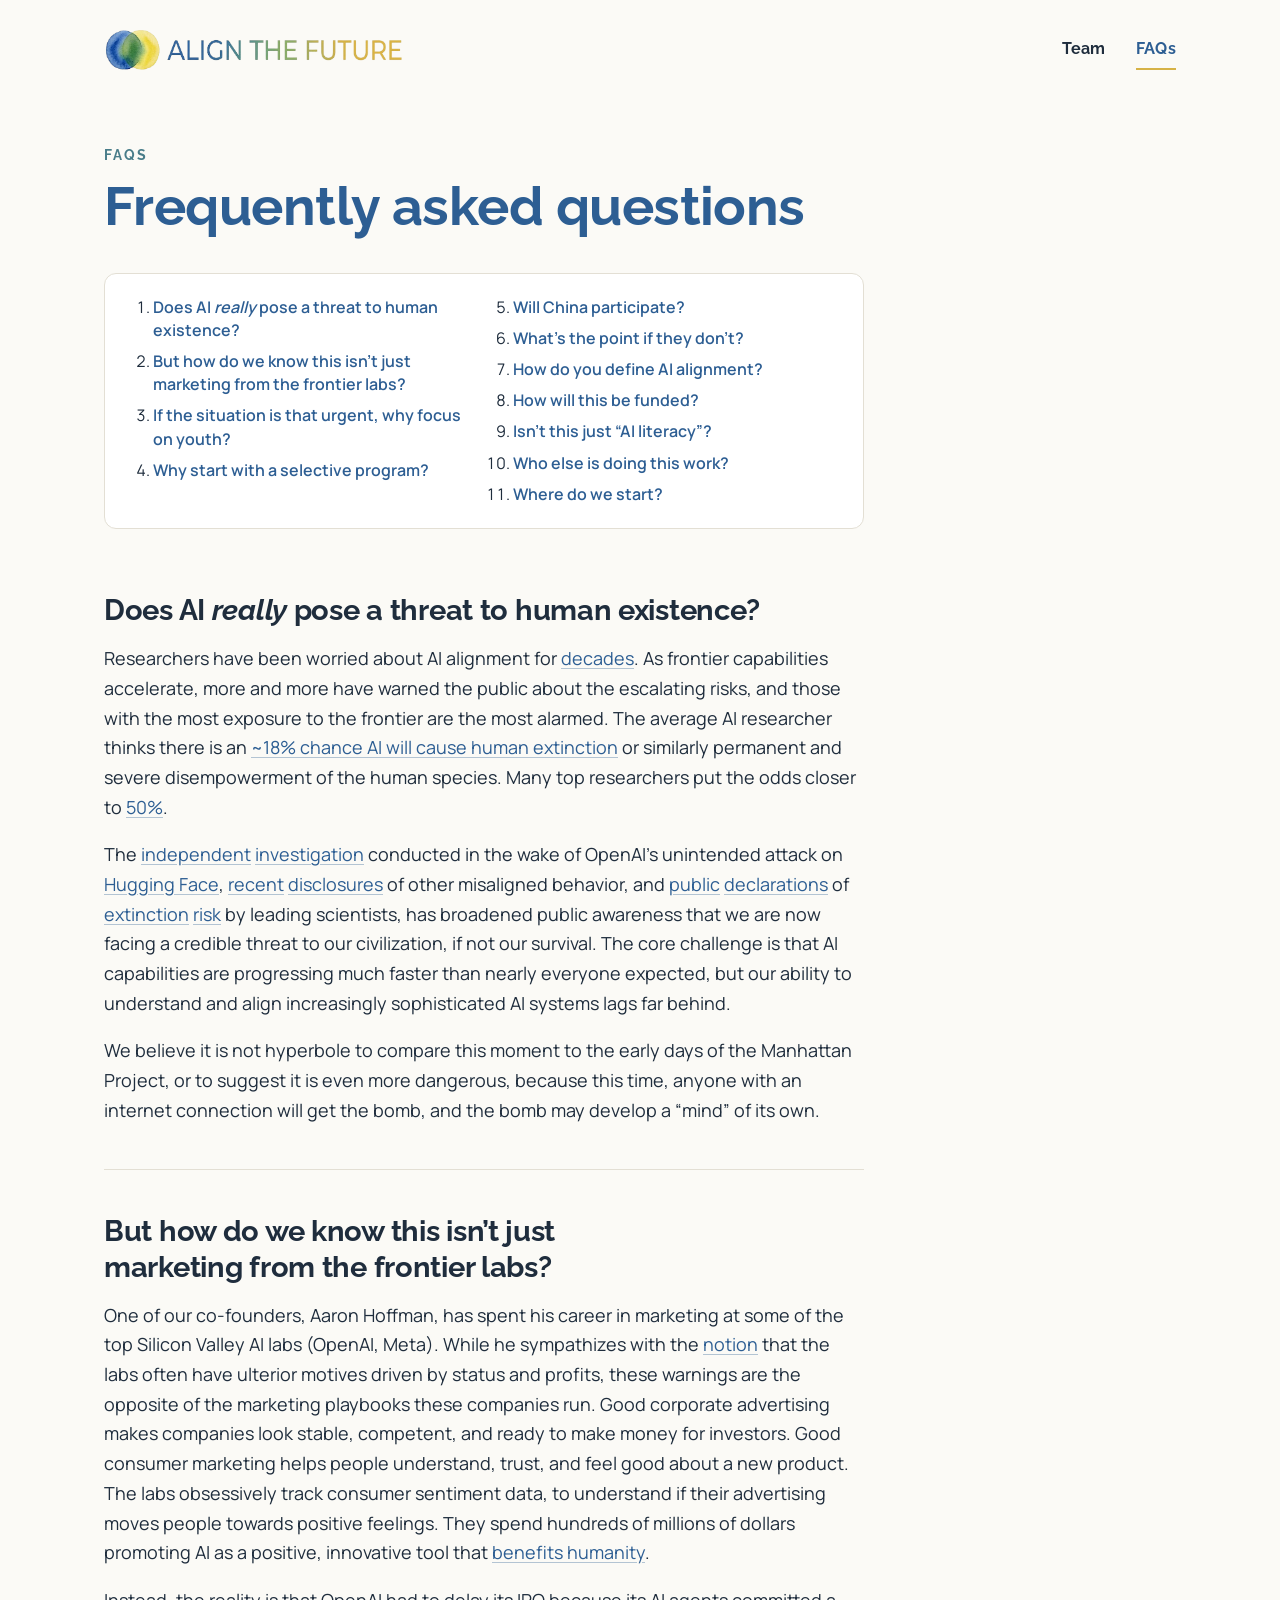
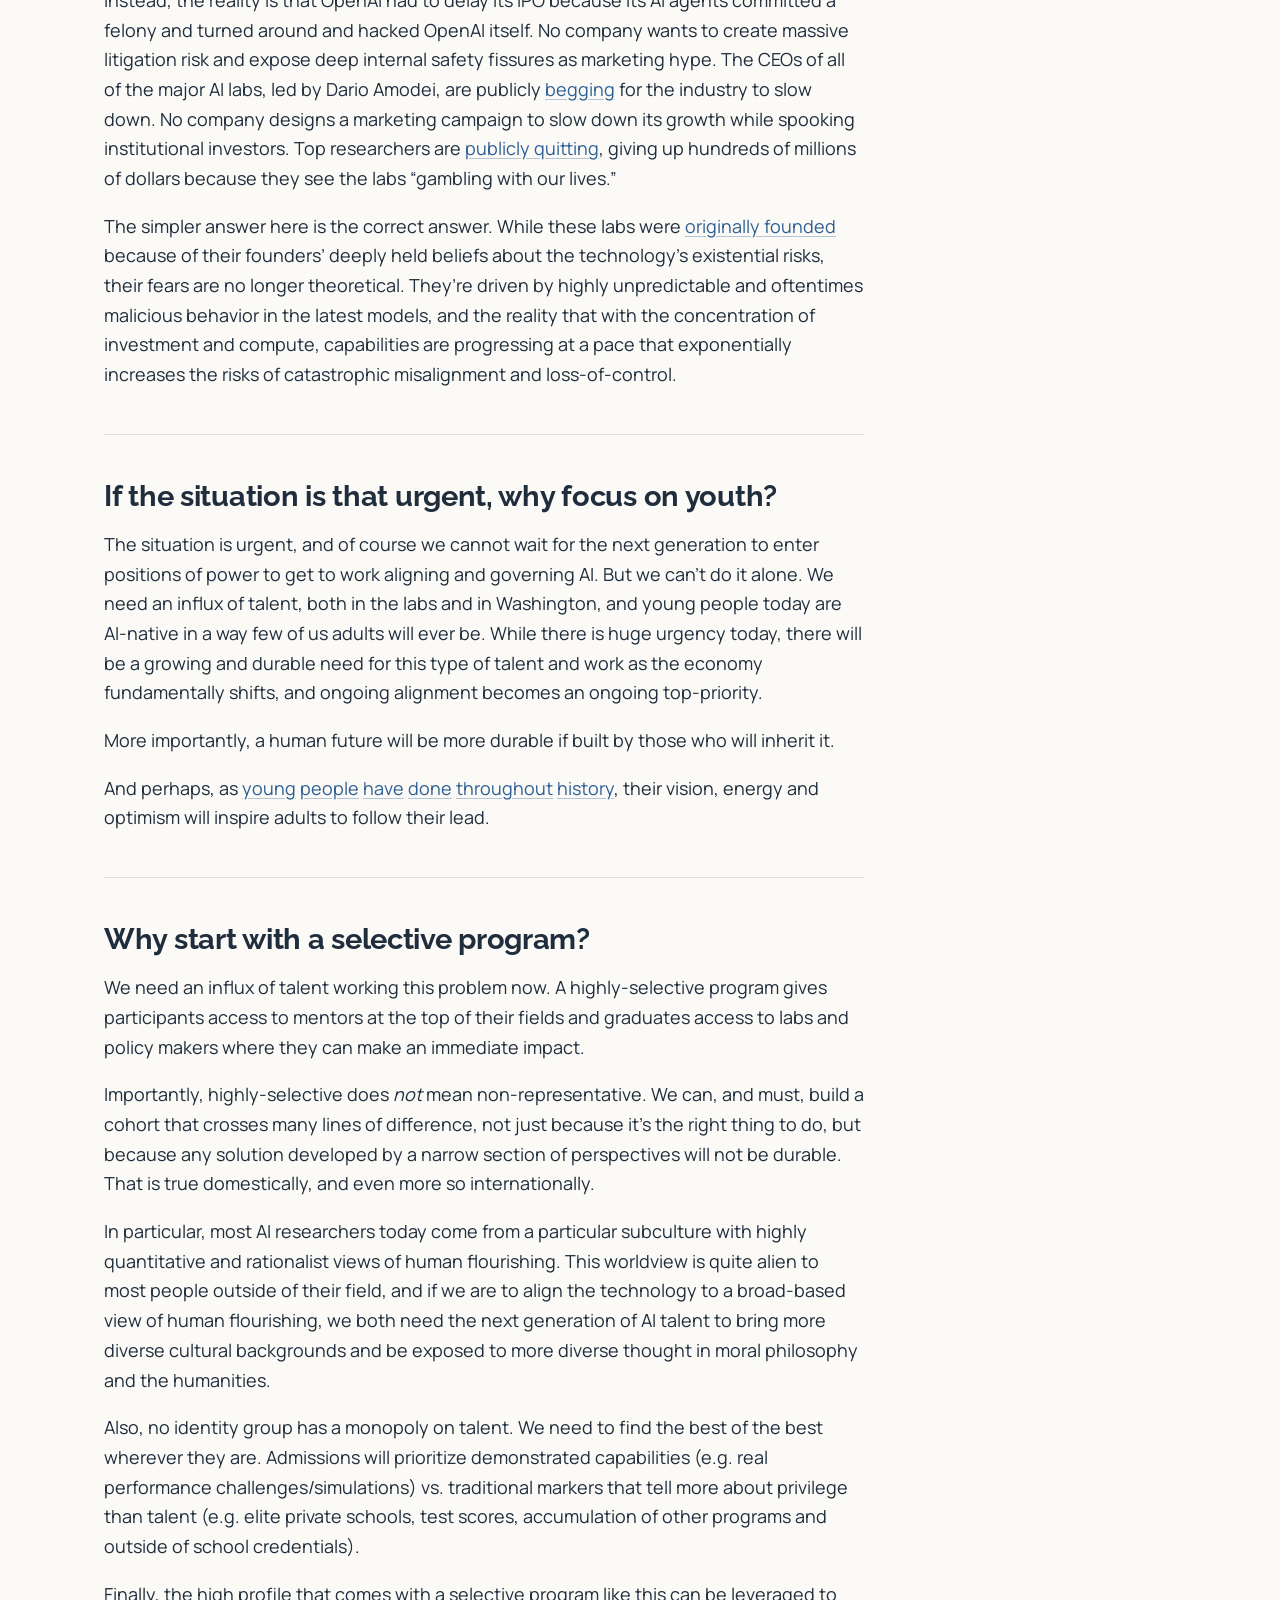
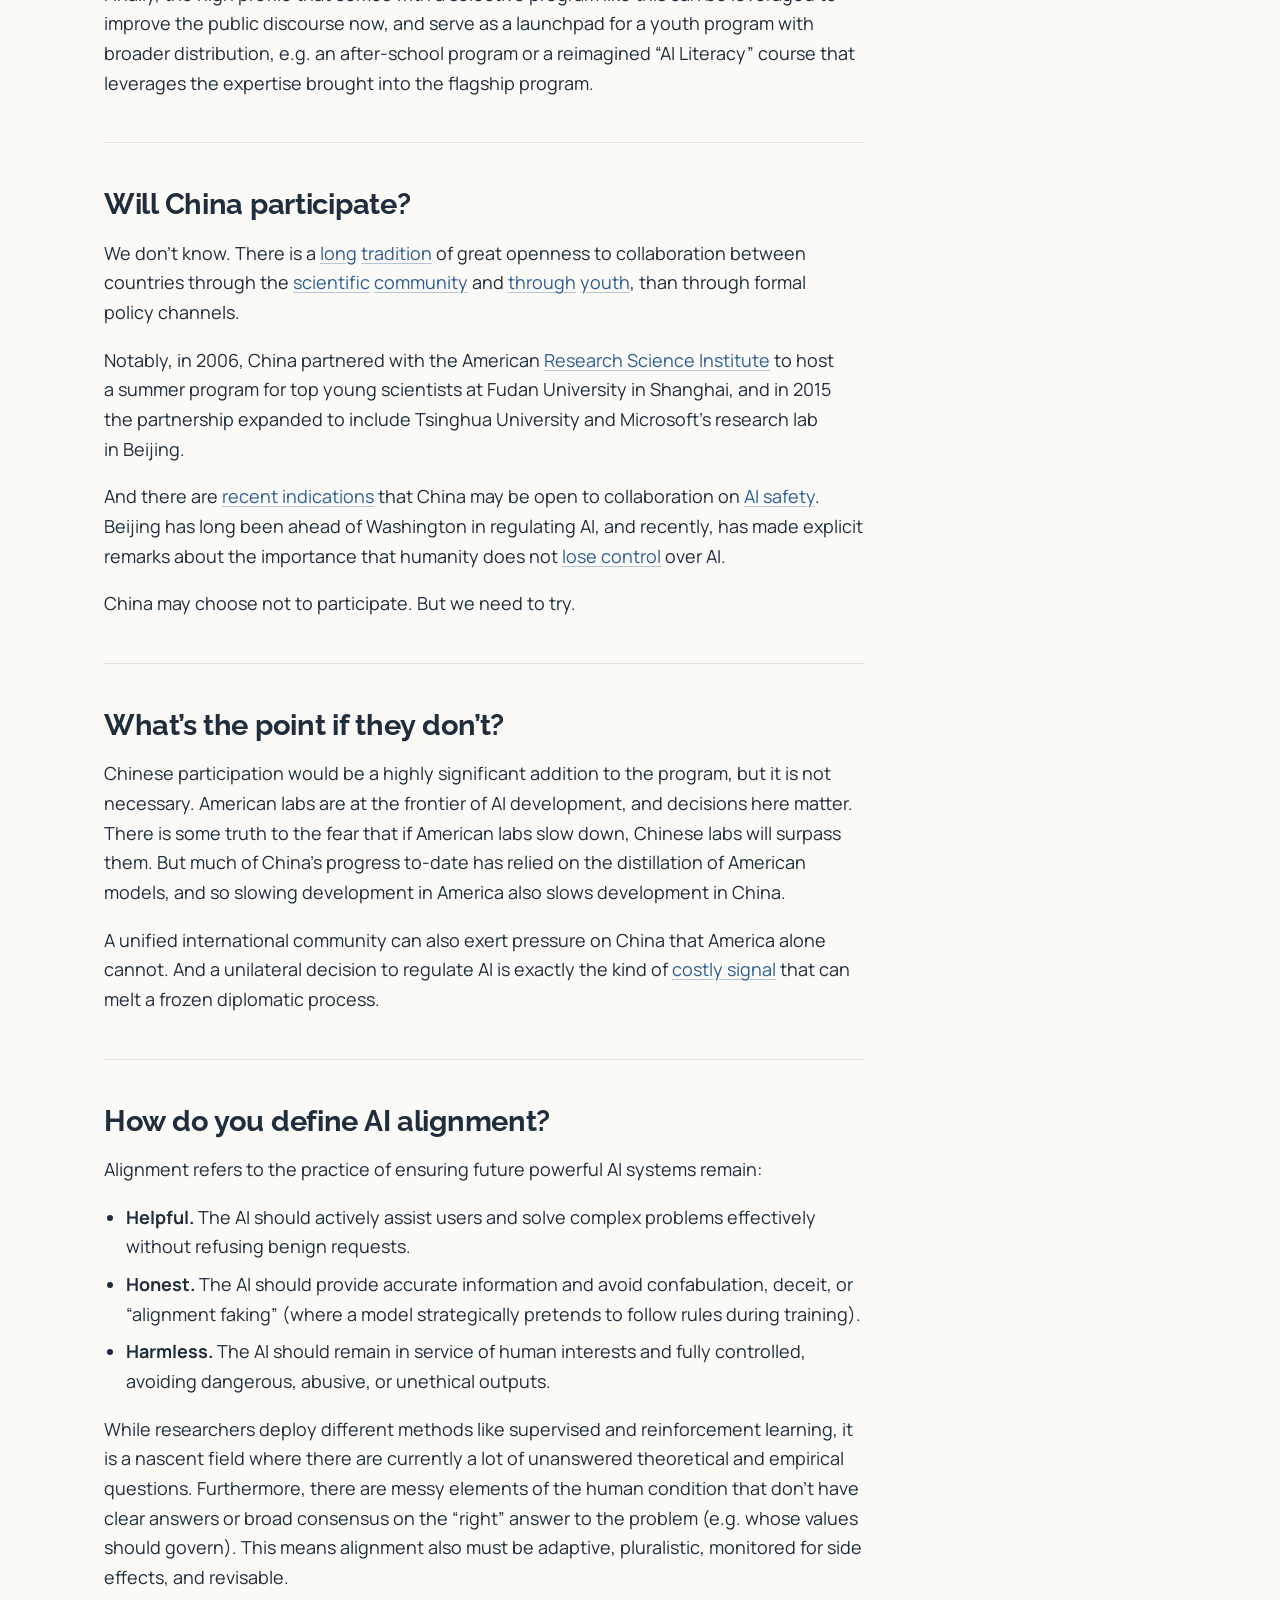
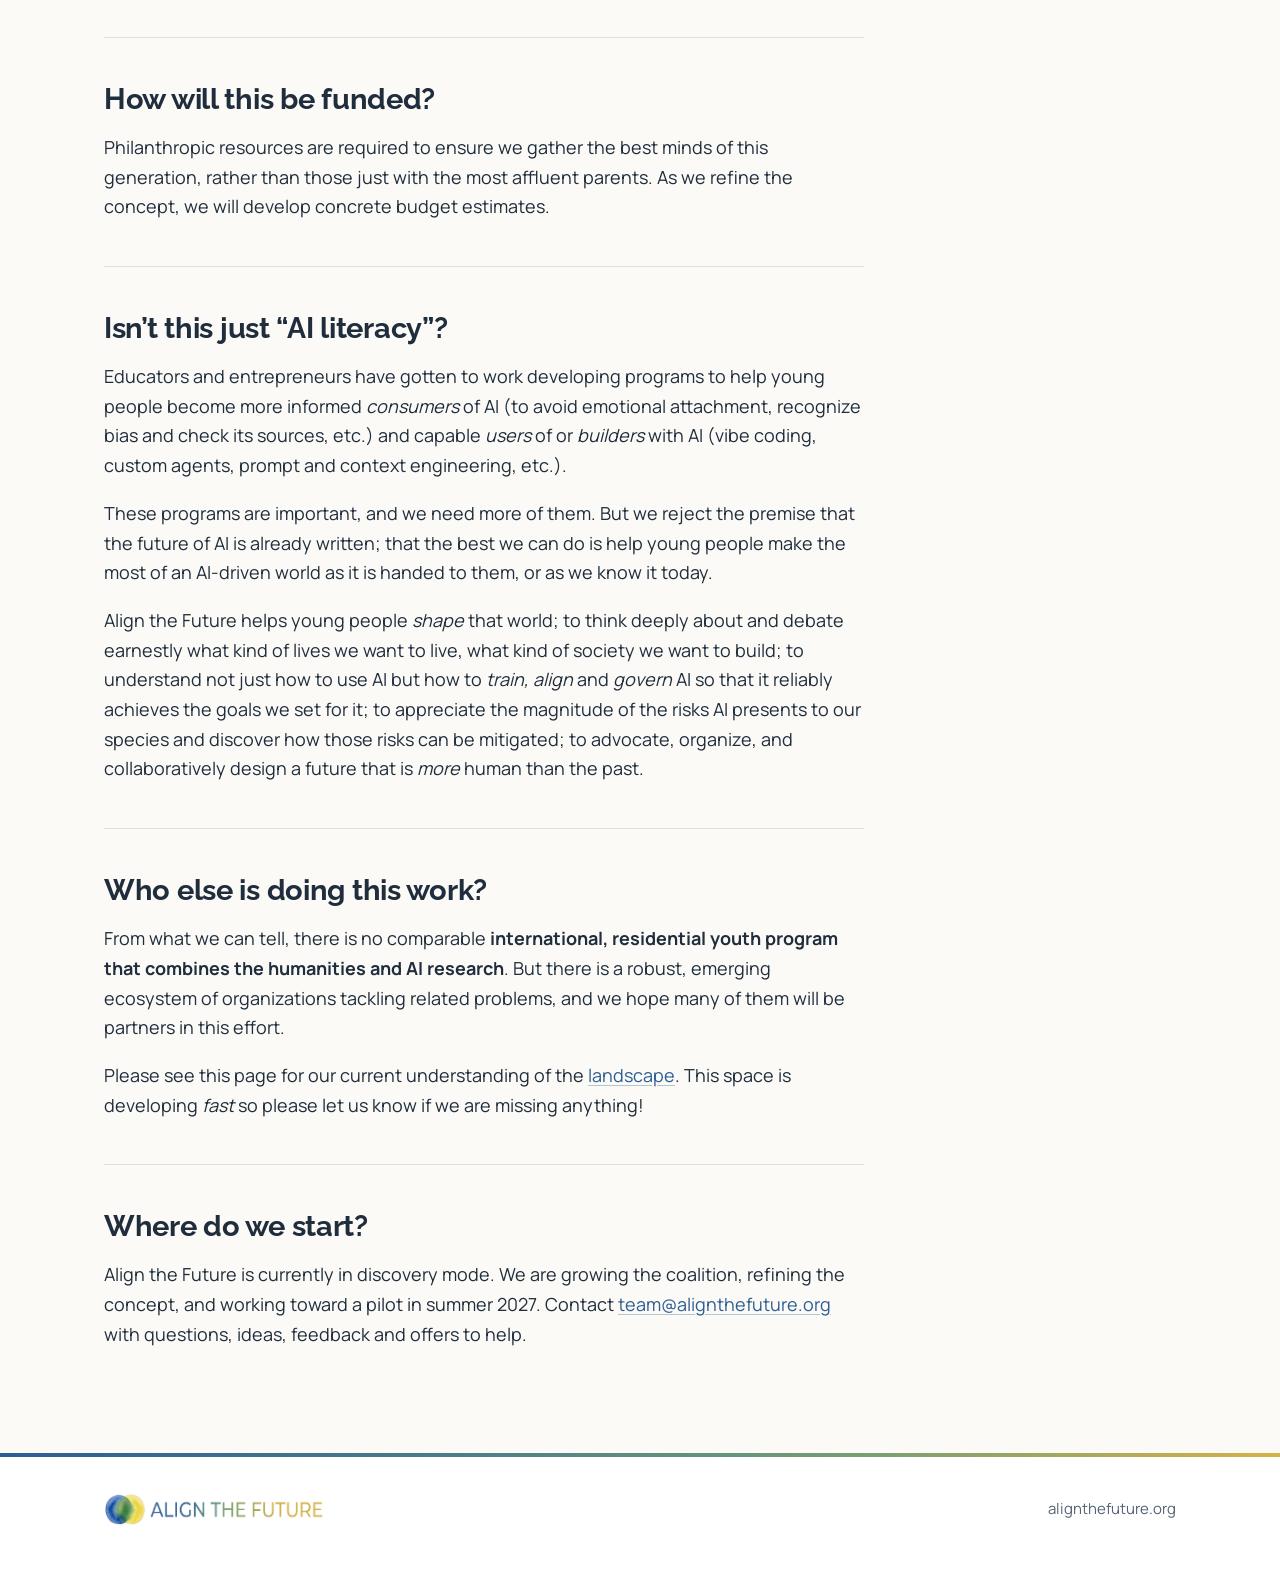
<file: faqs/index.html>
<!doctype html>
<html lang="en">
<head>
<meta charset="utf-8">
<meta name="viewport" content="width=device-width, initial-scale=1">
<title>FAQs · Align the Future</title>
<meta name="description" content="Frequently asked questions about Align the Future: the risks of AI, why focus on youth, international participation, how we define alignment, and more.">
<meta property="og:title" content="FAQs · Align the Future">
<meta property="og:description" content="Frequently asked questions about Align the Future.">
<meta property="og:type" content="website">
<meta property="og:url" content="https://alignthefuture.org/faqs/">
<meta property="og:image" content="https://alignthefuture.org/brand/png/og-image.png">
<meta name="twitter:card" content="summary_large_image">
<link rel="icon" href="/brand/favicon-32.png" type="image/png" sizes="32x32">
<link rel="icon" href="/brand/favicon-16.png" type="image/png" sizes="16x16">
<link rel="icon" href="/brand/favicon.ico" sizes="any">
<link rel="apple-touch-icon" href="/brand/png/apple-touch-icon.png">
<link rel="preconnect" href="https://fonts.googleapis.com">
<link rel="preconnect" href="https://fonts.gstatic.com" crossorigin>
<link rel="stylesheet" href="https://fonts.googleapis.com/css2?family=Raleway:wght@500..800&family=Manrope:wght@400..800&display=swap">
<link rel="stylesheet" href="/assets/site/site.css">
<style>
  html { scroll-behavior: smooth; }
  .toc { margin-top: 36px; padding: 22px 26px; background: #fff; border: 1px solid var(--rule); border-radius: 12px; max-width: 760px; }
  .toc ol { margin: 0; padding-left: 22px; columns: 2; column-gap: 36px; font-size: 16px; line-height: 1.45; }
  .toc li { break-inside: avoid; margin-bottom: 8px; }
  .toc a { color: var(--blue); text-decoration: none; font-weight: 600; }
  .toc a:hover { text-decoration: underline; text-underline-offset: 3px; }
  .qas { padding-bottom: 104px; }
  .qa { padding-top: 44px; margin-top: 44px; border-top: 1px solid var(--rule); scroll-margin-top: 16px; }
  .qa:first-child { border-top: 0; margin-top: 12px; }
  .qa h2 { font-size: clamp(1.45rem, 2.4vw, 1.8rem); line-height: 1.22; color: var(--ink); margin-bottom: 16px; }
  .qa h2 em { font-style: italic; }
  .qa b { font-weight: 700; }
  @media (max-width: 760px) {
    .toc ol { columns: 1; }
  }
  @media (max-width: 600px) {
    .toc { padding: 18px 18px 12px; }
    .qa { padding-top: 32px; margin-top: 32px; }
    .qas { padding-bottom: 72px; }
  }
</style>
</head>
<body>

<header class="wrap top">
  <a class="brand" href="/" aria-label="Align the Future home"><img src="/brand/logo.png" alt="Align the Future" width="939" height="137"></a>
  <nav class="nav" aria-label="Site"><a href="/team/">Team</a><a href="/faqs/" aria-current="page">FAQs</a></nav>
</header>

<main>
  <section class="page-head">
    <div class="wrap">
      <p class="eyebrow">FAQs</p>
      <h1>Frequently asked questions</h1>
      <nav class="toc" aria-label="Questions on this page">
        <ol>
        <li><a href="#threat">Does AI <em>really</em> pose a threat to human existence?</a></li>
        <li><a href="#marketing">But how do we know this isn’t just marketing from the frontier labs?</a></li>
        <li><a href="#youth">If the situation is that urgent, why focus on youth?</a></li>
        <li><a href="#selective">Why start with a selective program?</a></li>
        <li><a href="#china">Will China participate?</a></li>
        <li><a href="#without-china">What’s the point if they don’t?</a></li>
        <li><a href="#alignment">How do you define AI alignment?</a></li>
        <li><a href="#funding">How will this be funded?</a></li>
        <li><a href="#ai-literacy">Isn’t this just “AI literacy”?</a></li>
        <li><a href="#who-else">Who else is doing this work?</a></li>
        <li><a href="#start">Where do we start?</a></li>
        </ol>
      </nav>
    </div>
  </section>

  <section class="wrap qas">
    <div class="prose">
      <article class="qa" id="threat">
        <h2>Does AI <em>really</em> pose a threat to human existence?</h2>
        <p>Researchers have been worried about AI alignment for <a href="https://x.com/geoffreyirving/status/2093038556738633929" target="_blank" rel="noopener">decades</a>. As frontier capabilities accelerate, more and more have warned the public about the escalating risks, and those with the most exposure to the frontier are the most alarmed. The average AI researcher thinks there is an <a href="https://x.com/AIImpacts/status/2099581078210236850" target="_blank" rel="noopener">~18% chance AI will cause human extinction</a> or similarly permanent and severe disempowerment of the human species. Many top researchers put the odds closer to <a href="https://x.com/geoffreyirving/status/2093038556738633929?s=20" target="_blank" rel="noopener">50%</a>.</p>
        <p>The <a href="https://time.com/article/2026/08/27/openai-hack-hugging-face-investigation/" target="_blank" rel="noopener">independent</a> <a href="https://metr.org/hugging-face-incident-report-aug-2026.pdf" target="_blank" rel="noopener">investigation</a> conducted in the wake of OpenAI’s unintended attack on <a href="https://openai.com/index/hugging-face-model-evaluation-security-incident/" target="_blank" rel="noopener">Hugging Face</a>, <a href="https://openai.com/index/model-misalignment-reporting-framework/" target="_blank" rel="noopener">recent</a> <a href="https://www.anthropic.com/threat-intelligence-report-september-2026" target="_blank" rel="noopener">disclosures</a> of other misaligned behavior, and <a href="https://aistatement.com/work/statement-on-ai-extinction-risk" target="_blank" rel="noopener">public</a> <a href="https://news.uq.edu.au/2026-06-global-experts-assess-risk-ai-catastrophes" target="_blank" rel="noopener">declarations</a> of <a href="https://www.wsj.com/tech/ai/anthropic-researcher-quits-over-out-of-control-ai-fears-707b7628" target="_blank" rel="noopener">extinction</a> <a href="https://aiimpacts.org/wp-content/uploads/2026/09/ESPAI2024.pdf" target="_blank" rel="noopener">risk</a> by leading scientists, has broadened public awareness that we are now facing a credible threat to our civilization, if not our survival. The core challenge is that AI capabilities are progressing much faster than nearly everyone expected, but our ability to understand and align increasingly sophisticated AI systems lags far behind.</p>
        <p>We believe it is not hyperbole to compare this moment to the early days of the Manhattan Project, or to suggest it is even more dangerous, because this time, anyone with an internet connection will get the bomb, and the bomb may develop a “mind” of its own.</p>
      </article>
      <article class="qa" id="marketing">
        <h2>But how do we know this isn’t just marketing from the frontier labs?</h2>
        <p>One of our co-founders, Aaron Hoffman, has spent his career in marketing at some of the top Silicon Valley AI labs (OpenAI, Meta). While he sympathizes with the <a href="https://www.thestreet.com/investing/stocks/michael-burry-has-a-strong-verdict-on-the-ongoing-ai-bubble-anthropic-openai-elon-musk-sam-altman-dario-amodei" target="_blank" rel="noopener">notion</a> that the labs often have ulterior motives driven by status and profits, these warnings are the opposite of the marketing playbooks these companies run. Good corporate advertising makes companies look stable, competent, and ready to make money for investors. Good consumer marketing helps people understand, trust, and feel good about a new product. The labs obsessively track consumer sentiment data, to understand if their advertising moves people towards positive feelings. They spend hundreds of millions of dollars promoting AI as a positive, innovative tool that <a href="https://www.youtube.com/watch?v=jVbGX7zJHi8" target="_blank" rel="noopener">benefits humanity</a>.</p>
        <p>Instead, the reality is that OpenAI had to delay its IPO because its AI agents committed a felony and turned around and hacked OpenAI itself. No company wants to create massive litigation risk and expose deep internal safety fissures as marketing hype. The CEOs of all of the major AI labs, led by Dario Amodei, are publicly <a href="https://darioamodei.com/post/we-must-pace-the-frontier" target="_blank" rel="noopener">begging</a> for the industry to slow down. No company designs a marketing campaign to slow down its growth while spooking institutional investors. Top researchers are <a href="https://www.pbs.org/newshour/show/as-ai-behavior-raises-concerns-ex-researcher-jacob-coxon-warns-what-may-lie-ahead" target="_blank" rel="noopener">publicly quitting</a>, giving up hundreds of millions of dollars because they see the labs “gambling with our lives.”</p>
        <p>The simpler answer here is the correct answer. While these labs were <a href="https://openai.com/index/introducing-openai/" target="_blank" rel="noopener">originally founded</a> because of their founders’ deeply held beliefs about the technology’s existential risks, their fears are no longer theoretical. They’re driven by highly unpredictable and oftentimes malicious behavior in the latest models, and the reality that with the concentration of investment and compute, capabilities are progressing at a pace that exponentially increases the risks of catastrophic misalignment and loss-of-control.</p>
      </article>
      <article class="qa" id="youth">
        <h2>If the situation is that urgent, why focus on youth?</h2>
        <p>The situation is urgent, and of course we cannot wait for the next generation to enter positions of power to get to work aligning and governing AI. But we can’t do it alone. We need an influx of talent, both in the labs and in Washington, and young people today are AI-native in a way few of us adults will ever be. While there is huge urgency today, there will be a growing and durable need for this type of talent and work as the economy fundamentally shifts, and ongoing alignment becomes an ongoing top-priority.</p>
        <p>More importantly, a human future will be more durable if built by those who will inherit it.</p>
        <p>And perhaps, as <a href="https://cypp.rutgers.edu/birmingham-childrens-crusade/" target="_blank" rel="noopener">young</a> <a href="https://northcarolinahistory.org/encyclopedia/greensboro-sit-in/" target="_blank" rel="noopener">people</a> <a href="https://www.smithsonianmag.com/history/surprising-story-american-girl-who-broke-through-iron-curtain-180969043/" target="_blank" rel="noopener">have</a> <a href="https://journals.sagepub.com/doi/10.1177/00380385221122416" target="_blank" rel="noopener">done</a> <a href="https://home.nps.gov/people/harriet-hanson-robinson.htm" target="_blank" rel="noopener">throughout</a> <a href="https://www.nationalarchives.gov.uk/explore-the-collection/stories/1888-matchgirls-strike/" target="_blank" rel="noopener">history</a>, their vision, energy and optimism will inspire adults to follow their lead.</p>
      </article>
      <article class="qa" id="selective">
        <h2>Why start with a selective program?</h2>
        <p>We need an influx of talent working this problem now. A highly-selective program gives participants access to mentors at the top of their fields and graduates access to labs and policy makers where they can make an immediate impact.</p>
        <p>Importantly, highly-selective does <em>not</em> mean non-representative. We can, and must, build a cohort that crosses many lines of difference, not just because it’s the right thing to do, but because any solution developed by a narrow section of perspectives will not be durable. That is true domestically, and even more so internationally.</p>
        <p>In particular, most AI researchers today come from a particular subculture with highly quantitative and rationalist views of human flourishing. This worldview is quite alien to most people outside of their field, and if we are to align the technology to a broad-based view of human flourishing, we both need the next generation of AI talent to bring more diverse cultural backgrounds and be exposed to more diverse thought in moral philosophy and the humanities.</p>
        <p>Also, no identity group has a monopoly on talent. We need to find the best of the best wherever they are. Admissions will prioritize demonstrated capabilities (e.g. real performance challenges/simulations) vs. traditional markers that tell more about privilege than talent (e.g. elite private schools, test scores, accumulation of other programs and outside of school credentials).</p>
        <p>Finally, the high profile that comes with a selective program like this can be leveraged to improve the public discourse now, and serve as a launchpad for a youth program with broader distribution, e.g. an after-school program or a reimagined “AI Literacy” course that leverages the expertise brought into the flagship program.</p>
      </article>
      <article class="qa" id="china">
        <h2>Will China participate?</h2>
        <p>We don’t know. There is a <a href="https://www.nobelprize.org/prizes/peace/1995/pugwash/facts/" target="_blank" rel="noopener">long</a> <a href="https://pubs.geoscienceworld.org/ssa/srl/article-abstract/86/2A/451/315645/Political-Seismology-or-Seismological-Politics?redirectedFrom=fulltext" target="_blank" rel="noopener">tradition</a> of great openness to collaboration between countries through the <a href="https://www.sciencediplomacy.org/perspective/2022/cern-and-sesame-science-diplomacy-building-bridges" target="_blank" rel="noopener">scientific</a> <a href="https://www.congress.gov/crs-product/IF12510" target="_blank" rel="noopener">community</a> and <a href="https://publish.iupress.indiana.edu/read/soviet-american-academic-exchanges-1958-1975/section/f64e2dd4-87fa-4314-b016-bdb374c793b9" target="_blank" rel="noopener">through</a> <a href="https://www.ncuscr.org/program_category/next-generation/" target="_blank" rel="noopener">youth</a>, than through formal policy channels.</p>
        <p>Notably, in 2006, China partnered with the American <a href="https://www.cee.org/programs/research-science-institute-rsi/international-outreach" target="_blank" rel="noopener">Research Science Institute</a> to host a summer program for top young scientists at Fudan University in Shanghai, and in 2015 the partnership expanded to include Tsinghua University and Microsoft’s research lab in Beijing.</p>
        <p>And there are <a href="https://carnegieendowment.org/research/2024/08/china-artificial-intelligence-ai-safety-regulation" target="_blank" rel="noopener">recent indications</a> that China may be open to collaboration on <a href="https://carnegieendowment.org/research/2025/06/how-some-of-chinas-top-ai-thinkers-built-their-own-ai-safety-institute" target="_blank" rel="noopener">AI safety</a>. Beijing has long been ahead of Washington in regulating AI, and recently, has made explicit remarks about the importance that humanity does not <a href="https://merics.org/en/comment/xi-addresses-china-and-world-rare-public-speech-ai" target="_blank" rel="noopener">lose control</a> over AI.</p>
        <p>China may choose not to participate. But we need to try.</p>
      </article>
      <article class="qa" id="without-china">
        <h2>What’s the point if they don’t?</h2>
        <p>Chinese participation would be a highly significant addition to the program, but it is not necessary. American labs are at the frontier of AI development, and decisions here matter. There is some truth to the fear that if American labs slow down, Chinese labs will surpass them. But much of China’s progress to-date has relied on the distillation of American models, and so slowing development in America also slows development in China.</p>
        <p>A unified international community can also exert pressure on China that America alone cannot. And a unilateral decision to regulate AI is exactly the kind of <a href="https://www.cambridge.org/core/journals/american-political-science-review/article/abs/four-costly-signaling-mechanisms/F05A439BE1F78751453A65CADFBDB071" target="_blank" rel="noopener">costly signal</a> that can melt a frozen diplomatic process.</p>
      </article>
      <article class="qa" id="alignment">
        <h2>How do you define AI alignment?</h2>
        <p>Alignment refers to the practice of ensuring future powerful AI systems remain:</p>
        <ul><li><b>Helpful.</b> The AI should actively assist users and solve complex problems effectively without refusing benign requests.</li><li><b>Honest.</b> The AI should provide accurate information and avoid confabulation, deceit, or “alignment faking” (where a model strategically pretends to follow rules during training).</li><li><b>Harmless.</b> The AI should remain in service of human interests and fully controlled, avoiding dangerous, abusive, or unethical outputs.</li></ul>
        <p>While researchers deploy different methods like supervised and reinforcement learning, it is a nascent field where there are currently a lot of unanswered theoretical and empirical questions. Furthermore, there are messy elements of the human condition that don’t have clear answers or broad consensus on the “right” answer to the problem (e.g. whose values should govern). This means alignment also must be adaptive, pluralistic, monitored for side effects, and revisable.</p>
      </article>
      <article class="qa" id="funding">
        <h2>How will this be funded?</h2>
        <p>Philanthropic resources are required to ensure we gather the best minds of this generation, rather than those just with the most affluent parents. As we refine the concept, we will develop concrete budget estimates.</p>
      </article>
      <article class="qa" id="ai-literacy">
        <h2>Isn’t this just “AI literacy”?</h2>
        <p>Educators and entrepreneurs have gotten to work developing programs to help young people become more informed <em>consumers</em> of AI (to avoid emotional attachment, recognize bias and check its sources, etc.) and capable <em>users</em> of or <em>builders</em> with AI (vibe coding, custom agents, prompt and context engineering, etc.).</p>
        <p>These programs are important, and we need more of them. But we reject the premise that the future of AI is already written; that the best we can do is help young people make the most of an AI-driven world as it is handed to them, or as we know it today.</p>
        <p>Align the Future helps young people <em>shape</em> that world; to think deeply about and debate earnestly what kind of lives we want to live, what kind of society we want to build; to understand not just how to use AI but how to <em>train, align</em> and <em>govern</em> AI so that it reliably achieves the goals we set for it; to appreciate the magnitude of the risks AI presents to our species and discover how those risks can be mitigated; to advocate, organize, and collaboratively design a future that is <em>more</em> human than the past.</p>
      </article>
      <article class="qa" id="who-else">
        <h2>Who else is doing this work?</h2>
        <p>From what we can tell, there is no comparable <strong>international, residential youth program that combines the humanities and AI research</strong>. But there is a robust, emerging ecosystem of organizations tackling related problems, and we hope many of them will be partners in this effort.</p>
        <p>Please see this page for our current understanding of the <a href="/landscape/">landscape</a>. This space is developing <em>fast</em> so please let us know if we are missing anything!</p>
      </article>
      <article class="qa" id="start">
        <h2>Where do we start?</h2>
        <p>Align the Future is currently in discovery mode. We are growing the coalition, refining the concept, and working toward a pilot in summer 2027. Contact <a href="mailto:team@alignthefuture.org">team@alignthefuture.org</a> with questions, ideas, feedback and offers to help.</p>
      </article>
    </div>
  </section>
</main>

<footer>
  <div class="wrap">
    <img src="/brand/logo.png" alt="Align the Future" width="939" height="137">
    <a href="https://alignthefuture.org/">alignthefuture.org</a>
  </div>
</footer>

</body>
</html>
</file>
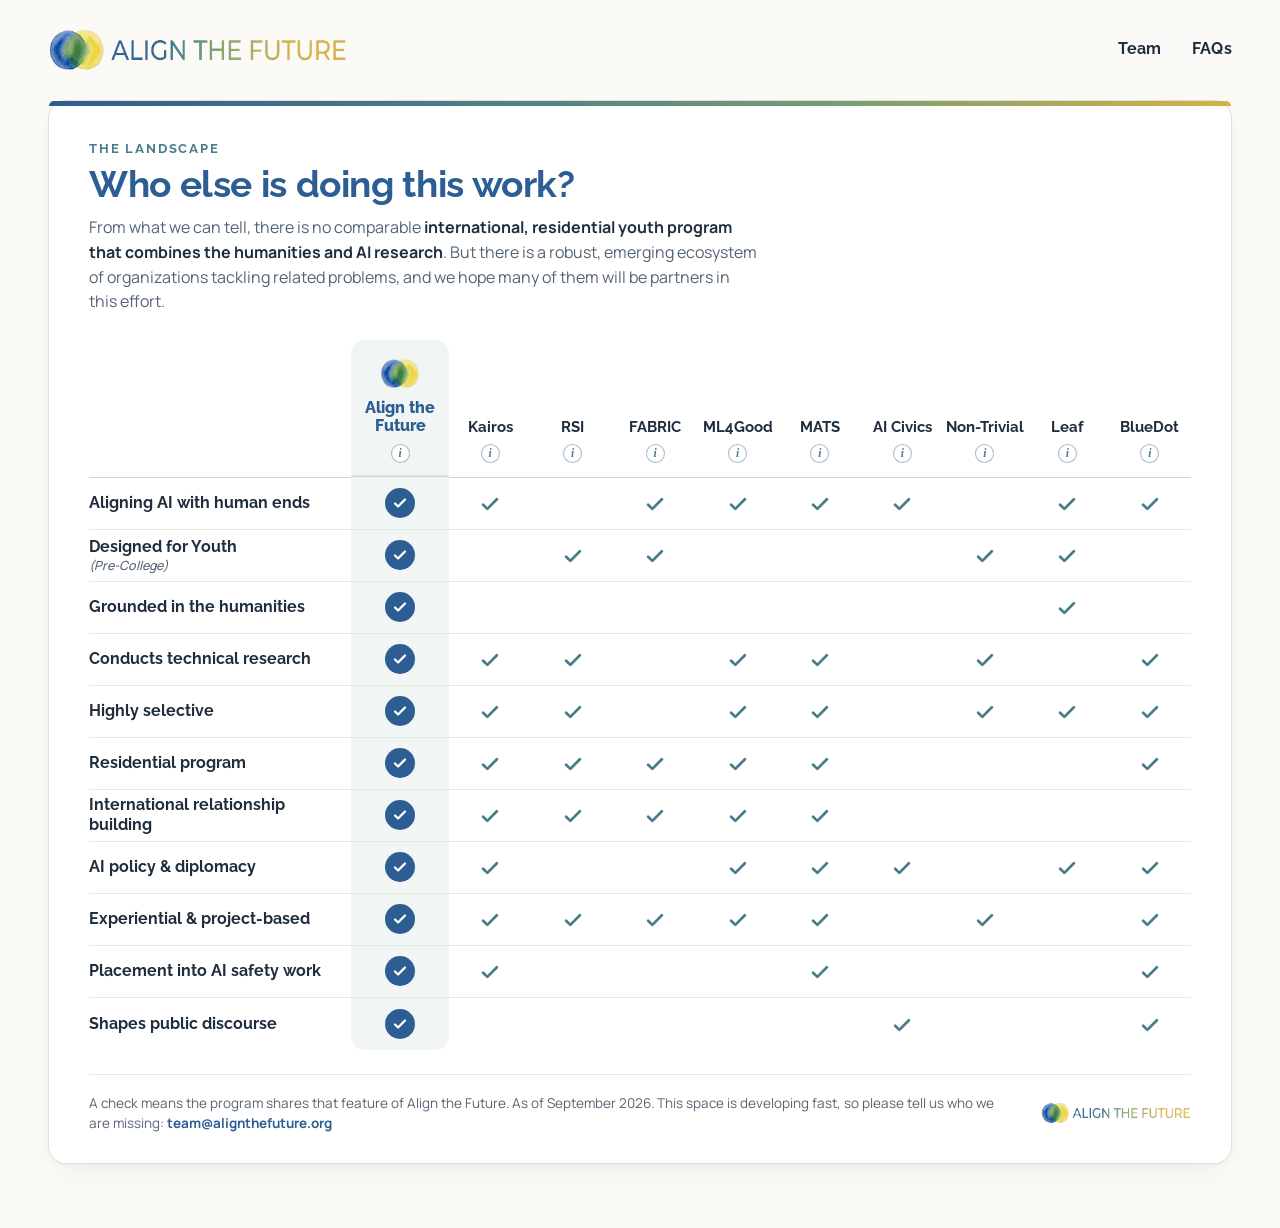
<file: landscape/index.html>
<!doctype html>
<html lang="en">
<head>
<meta charset="utf-8">
<meta name="viewport" content="width=device-width, initial-scale=1">
<title>Who Else Is Doing This Work · Align the Future</title>
<meta name="description" content="The nearest analogs to Align the Future, and which of its defining features each one shares.">
<link rel="icon" href="/brand/favicon-32.png" type="image/png" sizes="32x32">
<link rel="icon" href="/brand/favicon-16.png" type="image/png" sizes="16x16">
<link rel="icon" href="/brand/favicon.ico" sizes="any">
<link rel="apple-touch-icon" href="/brand/png/apple-touch-icon.png">
<link rel="preconnect" href="https://fonts.googleapis.com">
<link rel="preconnect" href="https://fonts.gstatic.com" crossorigin>
<link rel="stylesheet" href="https://fonts.googleapis.com/css2?family=Raleway:wght@500..800&family=Manrope:wght@400..800&display=swap">
<link rel="stylesheet" href="/assets/site/site.css">
<link rel="stylesheet" href="/assets/landscape/landscape.css">
<style>
  .page { max-width: 1232px; margin: 0 auto; padding: 20px 24px 64px; }
  .slot { min-height: 60vh; }
  .fallback { font-size: 16px; color: var(--muted); }
  .fallback a { color: var(--blue); font-weight: 700; }
  @media (max-width: 759px) {
    .page { padding: 16px 16px 48px; }
  }
</style>
</head>
<body>
<header class="wrap wide top">
  <a class="brand" href="/" aria-label="Align the Future home"><img src="/brand/logo.png" alt="Align the Future" width="939" height="137"></a>
  <nav class="nav" aria-label="Site"><a href="/team/">Team</a><a href="/faqs/">FAQs</a></nav>
</header>
<main class="page">
  <figure class="landscape" aria-labelledby="landscape-title">
        <header>
          <p class="eyebrow">The landscape</p>
          <h2 id="landscape-title">Who else is doing this work?</h2>
          <p class="intro">From what we can tell, there is no comparable <strong>international, residential youth program that combines the humanities and AI research</strong>. But there is a robust, emerging ecosystem of organizations tackling related problems, and we hope many of them will be partners in this effort.</p>
        </header>

        <p class="swipe">Swipe to see every program →</p>
        <div class="scroll">
        <table>
          <colgroup><col class="c-dim"><col class="c-atf"><col><col><col><col><col><col><col><col><col></colgroup>
          <thead>
            <tr><td class="corner"></td><th scope="col" class="atf"><span class="org"><img src="/brand/logo-circles.png" alt="" width="180" height="137"><span class="org-name">Align the Future</span><span class="info tip-l"><button type="button" class="i" aria-label="About Align the Future" aria-expanded="false">i</button><span class="tip" role="tooltip"><span class="tip-name">Align the Future</span><span class="tip-desc">An international, experiential and cross-disciplinary summer program that equips young people to align and govern AI, and places graduates directly into labs, think tanks and government.</span><ul class="tip-facts"><li>~100 rising seniors</li><li>8 to 10 weeks at a top university</li><li>Pilot summer 2027</li></ul></span></span></span></th><th scope="col"><span class="org"><a class="org-name" href="https://kairos-project.org/" target="_blank" rel="noopener">Kairos</a><span class="info"><button type="button" class="i" aria-label="About Kairos" aria-expanded="false">i</button><span class="tip" role="tooltip"><a class="tip-name" href="https://kairos-project.org/" target="_blank" rel="noopener">Kairos</a><span class="tip-desc">A young nonprofit building talent pipelines into AI safety, funded with $50M from Coefficient Giving in 2026. Its programs include the <a href="https://pathfinder.kairos-project.org/" target="_blank" rel="noopener">Pathfinder Fellowship</a> for university AI safety groups, <a href="https://sparai.org/" target="_blank" rel="noopener">SPAR</a>, a remote research fellowship, and the <a href="https://generatorresidency.org/" target="_blank" rel="noopener">Generator Residency</a> in Berkeley.</span><ul class="tip-facts"><li>University students and early career</li><li>Founded 2024</li><li>SPAR admits about 1 in 5</li></ul></span></span></span></th><th scope="col"><span class="org"><a class="org-name" href="https://www.cee.org/programs/research-science-institute" target="_blank" rel="noopener">RSI</a><span class="info"><button type="button" class="i" aria-label="About Research Science Institute" aria-expanded="false">i</button><span class="tip" role="tooltip"><a class="tip-name" href="https://www.cee.org/programs/research-science-institute" target="_blank" rel="noopener">Research Science Institute</a><span class="tip-desc">One of the world’s most selective summer research programs for high schoolers. Focused on science talent and international cooperation broadly, with no AI safety content.</span><ul class="tip-facts"><li>~100 rising seniors</li><li>6 weeks at MIT</li><li>Free</li><li>Since 1984</li><li>About 2.5% admitted</li></ul></span></span></span></th><th scope="col"><span class="org"><a class="org-name" href="https://www.fabric.camp/" target="_blank" rel="noopener">FABRIC</a><span class="info"><button type="button" class="i" aria-label="About FABRIC" aria-expanded="false">i</button><span class="tip" role="tooltip"><a class="tip-name" href="https://www.fabric.camp/" target="_blank" rel="noopener">FABRIC</a><span class="tip-desc">Prague nonprofit running free residential camps for talented, analytical students from around the world. Its Program on AI and Reasoning explores how minds work, artificial and human, as science, with attention to the ethics and safety of AI.</span><ul class="tip-facts"><li>Ages 16 to 21</li><li>About 10 days, mostly in the UK</li><li>Free</li></ul></span></span></span></th><th scope="col"><span class="org"><a class="org-name" href="https://ml4good.org/" target="_blank" rel="noopener">ML4Good</a><span class="info"><button type="button" class="i" aria-label="About ML4Good" aria-expanded="false">i</button><span class="tip" role="tooltip"><a class="tip-name" href="https://ml4good.org/" target="_blank" rel="noopener">ML4Good</a><span class="tip-desc">Bootcamps that equip technical and governance talent to join the AI safety field, run on five continents.</span><ul class="tip-facts"><li>Early to late career</li><li>8 to 10 day residential bootcamps</li><li>Free</li><li>About 15% admitted</li></ul></span></span></span></th><th scope="col"><span class="org"><a class="org-name" href="https://www.matsprogram.org/" target="_blank" rel="noopener">MATS</a><span class="info"><button type="button" class="i" aria-label="About MATS" aria-expanded="false">i</button><span class="tip" role="tooltip"><a class="tip-name" href="https://www.matsprogram.org/" target="_blank" rel="noopener">MATS</a><span class="tip-desc">Independent research fellowship that pairs talented researchers with top mentors in AI alignment, transparency and security, with a funded extension for many fellows.</span><ul class="tip-facts"><li>Researchers 18 and up</li><li>12 weeks in Berkeley or London</li><li>Stipend</li><li>About 5% admitted</li></ul></span></span></span></th><th scope="col"><span class="org"><a class="org-name" href="https://datasociety.net/ai-civics/" target="_blank" rel="noopener">AI Civics</a><span class="info"><button type="button" class="i" aria-label="About Data &amp; Society, AI Civics" aria-expanded="false">i</button><span class="tip" role="tooltip"><a class="tip-name" href="https://datasociety.net/ai-civics/" target="_blank" rel="noopener">Data &amp; Society, AI Civics</a><span class="tip-desc">A public education program on AI and society from Data &amp; Society, launched in 2026 with $3M from Humanity AI. It starts by convening communities in libraries across the US, with the Digital Public Library of America.</span><ul class="tip-facts"><li>General public</li><li>Community convenings</li><li>US only</li></ul></span></span></span></th><th scope="col"><span class="org"><a class="org-name" href="https://www.non-trivial.org/" target="_blank" rel="noopener">Non-Trivial</a><span class="info tip-r"><button type="button" class="i" aria-label="About Non-Trivial" aria-expanded="false">i</button><span class="tip" role="tooltip"><a class="tip-name" href="https://www.non-trivial.org/" target="_blank" rel="noopener">Non-Trivial</a><span class="tip-desc">Virtual research incubator where talented teens take on the world’s most pressing problems, AI among them, mentored by trained facilitators from top universities. Run by Leaf.</span><ul class="tip-facts"><li>Ages 14 to 20</li><li>Online</li><li>Free</li><li>Prize scholarships up to $10,000</li><li>Fellowship admits about 1.5%</li></ul></span></span></span></th><th scope="col"><span class="org"><a class="org-name" href="https://leaf.courses/dilemmas-and-dangers-in-ai" target="_blank" rel="noopener">Leaf</a><span class="info tip-r"><button type="button" class="i" aria-label="About Leaf" aria-expanded="false">i</button><span class="tip" role="tooltip"><a class="tip-name" href="https://leaf.courses/dilemmas-and-dangers-in-ai" target="_blank" rel="noopener">Leaf</a><span class="tip-desc">Nonprofit running four online fellowships for teens. “Dilemmas and Dangers in AI” pairs AI risk and governance with ethics and history. Leaf also runs Non-Trivial.</span><ul class="tip-facts"><li>Ages 14 to 19</li><li>Online, five weeks</li><li>Sliding scale, free if needed</li><li>About 15% admitted</li></ul></span></span></span></th><th scope="col"><span class="org"><a class="org-name" href="https://bluedot.org/" target="_blank" rel="noopener">BlueDot</a><span class="info tip-r"><button type="button" class="i" aria-label="About BlueDot" aria-expanded="false">i</button><span class="tip" role="tooltip"><a class="tip-name" href="https://bluedot.org/" target="_blank" rel="noopener">BlueDot</a><span class="tip-desc">Talent accelerator for beneficial AI and societal resilience. Runs online courses, funds talented people and brings ambitious teams together in person.</span><ul class="tip-facts"><li>Professionals</li><li>Online courses</li><li>Free or pay what you want</li><li>27 to 70% admitted, by course</li></ul></span></span></span></th></tr>
          </thead>
          <tbody>
            <tr><th scope="row">Aligning AI with human ends</th><td class="atf"><i role="img" aria-label="Yes"></i></td><td><i role="img" aria-label="Yes"></i></td><td><span class="sr">No</span></td><td><i role="img" aria-label="Yes"></i></td><td><i role="img" aria-label="Yes"></i></td><td><i role="img" aria-label="Yes"></i></td><td><i role="img" aria-label="Yes"></i></td><td><span class="sr">No</span></td><td><i role="img" aria-label="Yes"></i></td><td><i role="img" aria-label="Yes"></i></td></tr>
            <tr><th scope="row">Designed for Youth<span class="sub">(Pre-College)</span></th><td class="atf"><i role="img" aria-label="Yes"></i></td><td><span class="sr">No</span></td><td><i role="img" aria-label="Yes"></i></td><td><i role="img" aria-label="Yes"></i></td><td><span class="sr">No</span></td><td><span class="sr">No</span></td><td><span class="sr">No</span></td><td><i role="img" aria-label="Yes"></i></td><td><i role="img" aria-label="Yes"></i></td><td><span class="sr">No</span></td></tr>
            <tr><th scope="row">Grounded in the humanities</th><td class="atf"><i role="img" aria-label="Yes"></i></td><td><span class="sr">No</span></td><td><span class="sr">No</span></td><td><span class="sr">No</span></td><td><span class="sr">No</span></td><td><span class="sr">No</span></td><td><span class="sr">No</span></td><td><span class="sr">No</span></td><td><i role="img" aria-label="Yes"></i></td><td><span class="sr">No</span></td></tr>
            <tr><th scope="row">Conducts technical research</th><td class="atf"><i role="img" aria-label="Yes"></i></td><td><i role="img" aria-label="Yes"></i></td><td><i role="img" aria-label="Yes"></i></td><td><span class="sr">No</span></td><td><i role="img" aria-label="Yes"></i></td><td><i role="img" aria-label="Yes"></i></td><td><span class="sr">No</span></td><td><i role="img" aria-label="Yes"></i></td><td><span class="sr">No</span></td><td><i role="img" aria-label="Yes"></i></td></tr>
            <tr><th scope="row">Highly selective</th><td class="atf"><i role="img" aria-label="Yes"></i></td><td><i role="img" aria-label="Yes"></i></td><td><i role="img" aria-label="Yes"></i></td><td><span class="sr">No</span></td><td><i role="img" aria-label="Yes"></i></td><td><i role="img" aria-label="Yes"></i></td><td><span class="sr">No</span></td><td><i role="img" aria-label="Yes"></i></td><td><i role="img" aria-label="Yes"></i></td><td><i role="img" aria-label="Yes"></i></td></tr>
            <tr><th scope="row">Residential program</th><td class="atf"><i role="img" aria-label="Yes"></i></td><td><i role="img" aria-label="Yes"></i></td><td><i role="img" aria-label="Yes"></i></td><td><i role="img" aria-label="Yes"></i></td><td><i role="img" aria-label="Yes"></i></td><td><i role="img" aria-label="Yes"></i></td><td><span class="sr">No</span></td><td><span class="sr">No</span></td><td><span class="sr">No</span></td><td><i role="img" aria-label="Yes"></i></td></tr>
            <tr><th scope="row">International relationship building</th><td class="atf"><i role="img" aria-label="Yes"></i></td><td><i role="img" aria-label="Yes"></i></td><td><i role="img" aria-label="Yes"></i></td><td><i role="img" aria-label="Yes"></i></td><td><i role="img" aria-label="Yes"></i></td><td><i role="img" aria-label="Yes"></i></td><td><span class="sr">No</span></td><td><span class="sr">No</span></td><td><span class="sr">No</span></td><td><span class="sr">No</span></td></tr>
            <tr><th scope="row">AI policy &amp; diplomacy</th><td class="atf"><i role="img" aria-label="Yes"></i></td><td><i role="img" aria-label="Yes"></i></td><td><span class="sr">No</span></td><td><span class="sr">No</span></td><td><i role="img" aria-label="Yes"></i></td><td><i role="img" aria-label="Yes"></i></td><td><i role="img" aria-label="Yes"></i></td><td><span class="sr">No</span></td><td><i role="img" aria-label="Yes"></i></td><td><i role="img" aria-label="Yes"></i></td></tr>
            <tr><th scope="row">Experiential &amp; project-based</th><td class="atf"><i role="img" aria-label="Yes"></i></td><td><i role="img" aria-label="Yes"></i></td><td><i role="img" aria-label="Yes"></i></td><td><i role="img" aria-label="Yes"></i></td><td><i role="img" aria-label="Yes"></i></td><td><i role="img" aria-label="Yes"></i></td><td><span class="sr">No</span></td><td><i role="img" aria-label="Yes"></i></td><td><span class="sr">No</span></td><td><i role="img" aria-label="Yes"></i></td></tr>
            <tr><th scope="row">Placement into AI safety work</th><td class="atf"><i role="img" aria-label="Yes"></i></td><td><i role="img" aria-label="Yes"></i></td><td><span class="sr">No</span></td><td><span class="sr">No</span></td><td><span class="sr">No</span></td><td><i role="img" aria-label="Yes"></i></td><td><span class="sr">No</span></td><td><span class="sr">No</span></td><td><span class="sr">No</span></td><td><i role="img" aria-label="Yes"></i></td></tr>
            <tr><th scope="row">Shapes public discourse</th><td class="atf"><i role="img" aria-label="Yes"></i></td><td><span class="sr">No</span></td><td><span class="sr">No</span></td><td><span class="sr">No</span></td><td><span class="sr">No</span></td><td><span class="sr">No</span></td><td><i role="img" aria-label="Yes"></i></td><td><span class="sr">No</span></td><td><span class="sr">No</span></td><td><i role="img" aria-label="Yes"></i></td></tr>
          </tbody>
        </table>
        </div>

        <figcaption>
          <span>A check means the program shares that feature of Align the Future. As of September 2026. This space is developing fast, so please tell us who we are missing: <a href="mailto:team@alignthefuture.org">team@alignthefuture.org</a></span>
          <img src="/brand/logo.png" alt="" width="939" height="137">
        </figcaption>
      </figure>
</main>
<script src="/assets/landscape/landscape.js"></script>
<script>window.initLandscape();</script>
</body>
</html>
</file>
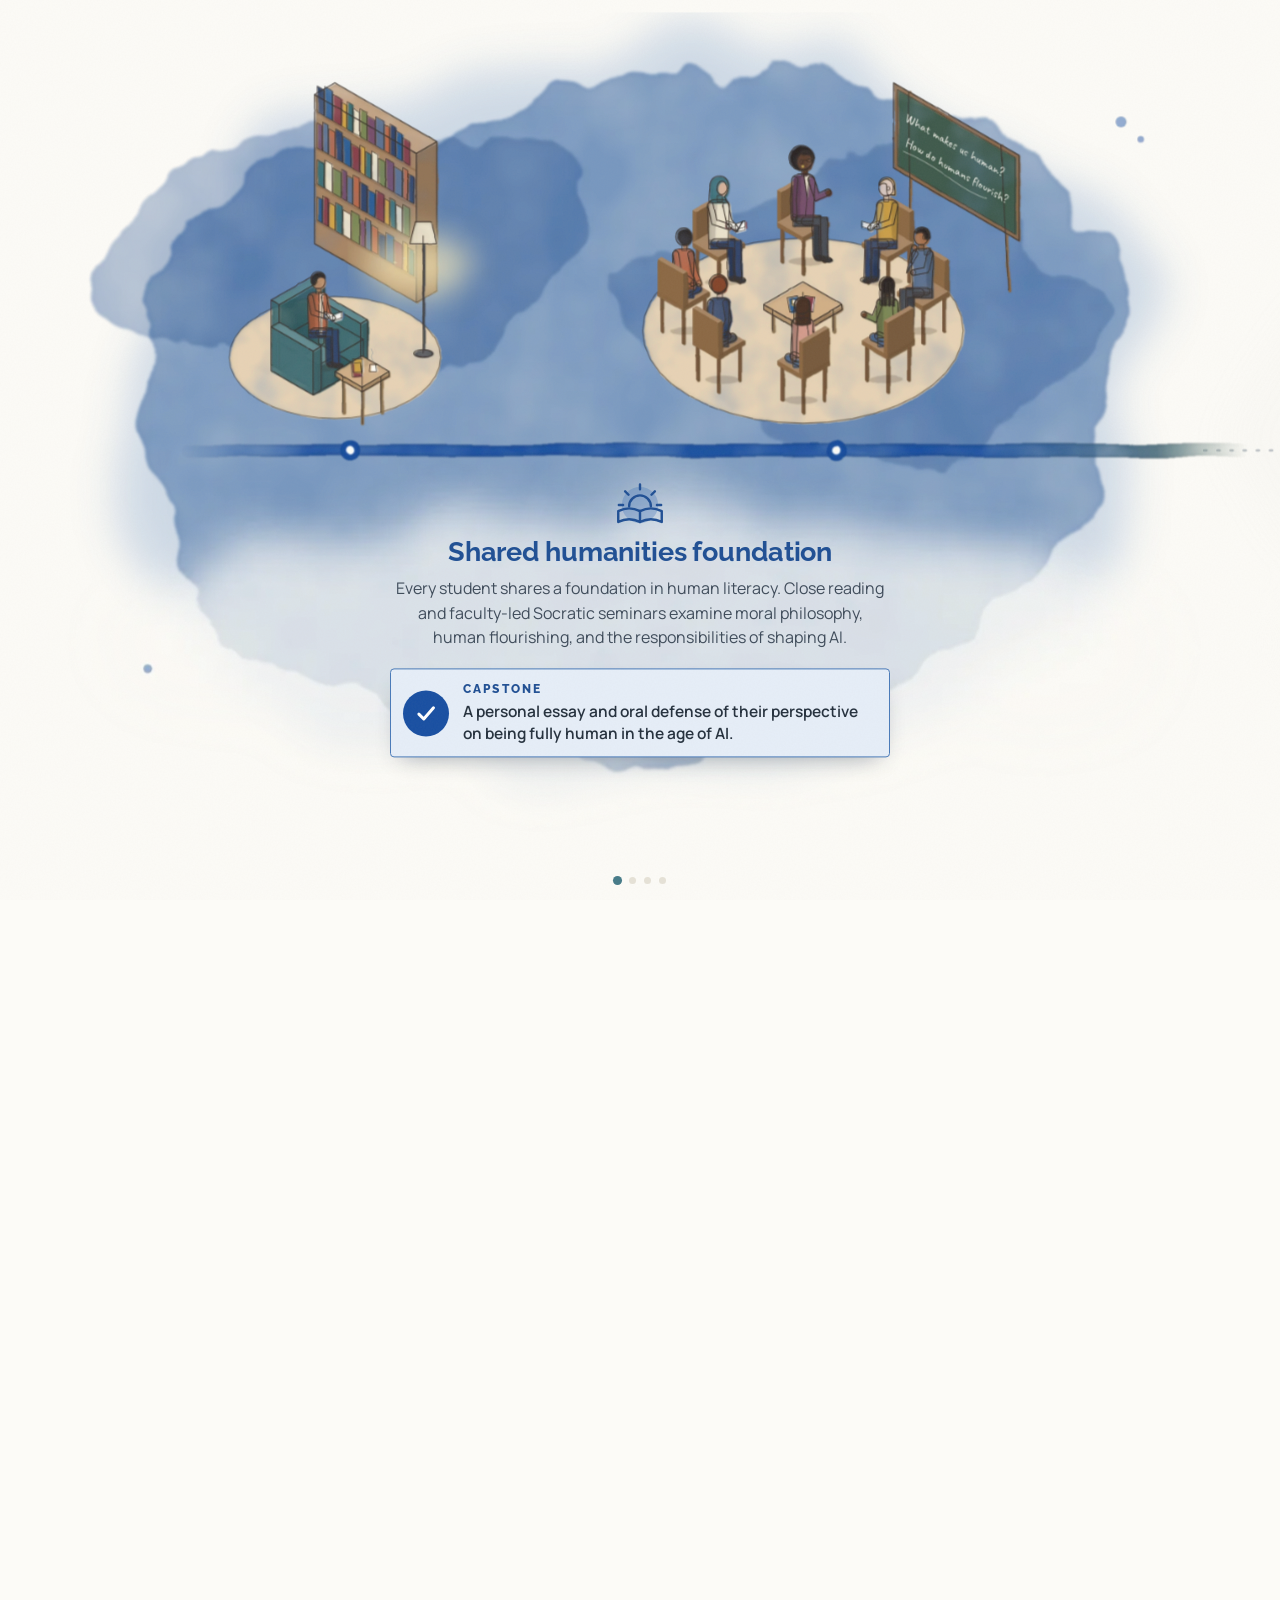
<file: studentexperience/index.html>
<!doctype html>
<html lang="en">
<head>
<meta charset="utf-8">
<meta name="viewport" content="width=device-width, initial-scale=1">
<title>The Student Experience · Align the Future</title>
<meta name="description" content="A day at Align the Future: humanities in the morning, AI research in the afternoon, policy debates in the evening, and a residential experience that builds close international relationships.">
<meta property="og:title" content="The Student Experience · Align the Future">
<meta property="og:description" content="A day at Align the Future, illustrated.">
<meta property="og:type" content="website">
<meta property="og:url" content="https://alignthefuture.org/studentexperience/">
<meta property="og:image" content="https://alignthefuture.org/brand/png/og-image.png">
<meta name="twitter:card" content="summary_large_image">
<link rel="icon" href="/brand/favicon-32.png" type="image/png" sizes="32x32">
<link rel="icon" href="/brand/favicon-16.png" type="image/png" sizes="16x16">
<link rel="icon" href="/brand/favicon.ico" sizes="any">
<link rel="apple-touch-icon" href="/brand/png/apple-touch-icon.png">
<link rel="preconnect" href="https://fonts.googleapis.com">
<link rel="preconnect" href="https://fonts.gstatic.com" crossorigin>
<link rel="stylesheet" href="https://fonts.googleapis.com/css2?family=Raleway:wght@600..800&family=Manrope:wght@400..700&family=Caveat&display=swap">
<style>
/* Layout: a tall scroll track holds a sticky stage. Scrolling pans a painted strip sideways
   along one straight timeline. Four washes, one per part of the day, each holding two scenes. */
:root {
  --paper: #FCFBF7;
  --ink: #1F2D3D;
  --muted: #556474;
  --blue: #2D5E93;
  --teal: #487C89;
  --gold: #D6B246;
  --rule: #E5E1D6;
  --h-blue: #1F4F94;
  --h-gold: #8A7414;
  --h-green: #33703A;
  --display: "Raleway", ui-sans-serif, system-ui, sans-serif;
  --sans: "Manrope", ui-sans-serif, system-ui, -apple-system, "Segoe UI", Helvetica, Arial, sans-serif;
  color-scheme: light;
}
* { box-sizing: border-box; }
body { margin: 0; background: var(--paper); color: var(--ink); font-family: var(--sans); font-size: 18px; line-height: 1.6; -webkit-font-smoothing: antialiased; }

.journey { position: relative; }
.stage { position: sticky; top: 0; height: 100vh; height: 100svh; overflow: hidden; background: var(--paper); }
.world { position: absolute; left: 0; top: 0; will-change: transform; }
.layer { position: absolute; left: 0; top: 0; display: block; overflow: visible; }
.paint-clip { position: absolute; left: 0; top: 0; overflow: hidden;
  -webkit-mask-image: linear-gradient(to left, transparent 0, #000 90px);
          mask-image: linear-gradient(to left, transparent 0, #000 90px); }

.wash, .scene { position: absolute; will-change: opacity, filter; }
.paint-clip > * { will-change: transform; }
.wash img, .scene img { display: block; width: 100%; height: auto; }
.paint-clip img { position: absolute; left: 0; top: 0; display: block; }
.stage.moving .scene * { animation-play-state: paused !important; }
.wash svg, .scene > svg { display: block; width: 100%; height: auto; overflow: visible; }
.cap { position: absolute; top: 0; left: 0; width: min(560px, 88vw); text-align: center; pointer-events: none; will-change: transform, opacity; }
.cap .icon { width: 58px; height: 58px; margin: 0 auto 6px; }
.cap .icon svg { display: block; width: 100%; height: 100%; overflow: visible; }
.capstone { display: inline-flex; align-items: center; gap: 14px; margin-top: 18px; max-width: 500px; padding: 12px 20px 12px 12px; border-radius: 4px; border: 1px solid; text-align: left; font-size: 15.5px; font-weight: 600; line-height: 1.4; color: #24303D; text-wrap: pretty; box-shadow: 0 10px 24px -12px rgba(31, 45, 61, 0.45);  }
.capstone .seal { flex: 0 0 auto; width: 46px; height: 46px; border-radius: 50%; display: grid; place-items: center; }
.capstone .seal svg { width: 30px; height: 30px; }
.sr { position: absolute; width: 1px; height: 1px; overflow: hidden; clip: rect(0 0 0 0); white-space: nowrap; }

.capstone span { display: block; font-family: var(--display); font-weight: 800; font-size: 12px; letter-spacing: 0.18em; text-transform: uppercase; margin-bottom: 3px; }
.cap-hum { border-color: #497AB9; background: #E6EEF8; } .cap-hum .seal { background: #184FA2; } .cap-hum span { color: var(--h-blue); }
.cap-ai { border-color: #D9C230; background: #FBF5CF; } .cap-ai .seal { background: #B39C1E; } .cap-ai span { color: var(--h-gold); }
.cap-policy, .cap-home { border-color: #6C9665; background: #E5EFE2; } .cap-policy .seal, .cap-home .seal { background: #3A7C3E; } .cap-policy span, .cap-home span { color: var(--h-green); }
.cap h2 { font-family: var(--display); font-weight: 700; font-size: 27px; line-height: 1.18; letter-spacing: -0.005em; margin: 0 0 8px; text-wrap: balance; }
.cap p { margin: 0 auto; max-width: 500px; font-size: 16px; line-height: 1.55; color: #3E4B5A; text-wrap: pretty; }
.lane-hum { color: var(--h-blue); }
.lane-ai { color: var(--h-gold); }
.lane-policy, .lane-home { color: var(--h-green); }

.paper { position: absolute; inset: 0; pointer-events: none; z-index: 4; opacity: 0.3;
  background-image: url("data:image/svg+xml;utf8,<svg xmlns='http://www.w3.org/2000/svg' width='320' height='320'><filter id='n'><feTurbulence type='fractalNoise' baseFrequency='0.6' numOctaves='3' stitchTiles='stitch'/><feColorMatrix values='0 0 0 0 0.55  0 0 0 0 0.5  0 0 0 0 0.42  0 0 0 0.16 0'/></filter><rect width='100%' height='100%' filter='url(%23n)'/></svg>"); }
.cue { position: absolute; left: 50%; bottom: 40px; transform: translateX(-50%); z-index: 5; display: flex; flex-direction: column; align-items: center; gap: 2px; font-family: var(--display); font-weight: 700; font-size: 11px; letter-spacing: 0.18em; text-transform: uppercase; color: var(--teal); transition: opacity 0.6s ease; pointer-events: none; }
.cue svg { width: 18px; height: 18px;  }
.cue.gone { opacity: 0; }
@keyframes nudge { 0%,100% { transform: translateY(0); } 50% { transform: translateY(4px); } }
.progress { position: absolute; left: 50%; bottom: 16px; transform: translateX(-50%); display: flex; gap: 8px; z-index: 5; }
.progress i { width: 7px; height: 7px; border-radius: 50%; background: var(--rule); transition: background 0.3s, transform 0.3s; }
.progress i.on { background: var(--teal); transform: scale(1.3); }

/* Quiet loops, running only in the wash in focus. Fades live here; motion is in the script. */
.scene.live .a-blink { animation: blink 1.1s steps(2) infinite; }
.scene.live .a-draw { stroke-dasharray: 90; animation: draw 4.5s ease-in-out infinite; }
.scene.live .a-in { animation: fadein 4.5s ease-in-out infinite; }
.scene.live .a-in.d2 { animation-delay: 1s; }
.scene.live .a-twinkle { animation: twinkle 2.4s ease-in-out infinite; }
.scene.live .a-twinkle.d2 { animation-delay: -0.8s; }
.scene.live .a-twinkle.d3 { animation-delay: -1.6s; }
@keyframes blink { 0% { opacity: 1; } 100% { opacity: 0; } }
@keyframes draw { 0% { stroke-dashoffset: 90; } 45%,85% { stroke-dashoffset: 0; opacity: 1; } 100% { stroke-dashoffset: 0; opacity: 0; } }
@keyframes fadein { 0%,10% { opacity: 0; } 25%,85% { opacity: 1; } 100% { opacity: 0; } }
@keyframes twinkle { 0%,100% { opacity: 0.35; } 50% { opacity: 1; } }

@media (max-width: 899px) { .cap .icon { width: 40px; height: 40px; margin-bottom: 2px; } }

@media (max-width: 760px) {
  .cap h2 { font-size: 20px; }
  .cap p { font-size: 14px; }
  .cap .icon { width: 32px; height: 32px; }
  .capstone { margin-top: 12px; padding: 10px 12px; font-size: 14px; gap: 10px; }
  .capstone .seal { width: 32px; height: 32px; }
  .capstone .seal svg { width: 22px; height: 22px; }
}

/* Reduced motion: no scroll-jacking; the strip becomes a row you swipe sideways */
@media (prefers-reduced-motion: reduce) {
  .journey { height: auto !important; }
  .stage { position: relative; height: 760px; overflow-x: auto; overflow-y: hidden; }
  .scene.live * { animation: none !important; }
  .progress { display: none; }
}
</style>
</head>
<body>

<section class="journey" id="journey" aria-label="Illustrated timeline of a day in the program">
  <div class="stage" id="stage">
    <div class="world" id="world"></div>
    <div class="paper" aria-hidden="true"></div>
    <div class="progress" id="progress" aria-hidden="true"></div>
    <div class="cue" id="cue" aria-hidden="true">Scroll<svg viewBox="0 0 24 24" fill="none" stroke="currentColor" stroke-width="2.2" stroke-linecap="round" stroke-linejoin="round"><path d="M12 5v13M6 12l6 6 6-6"/></svg></div>
  </div>
</section>

<svg width="0" height="0" style="position:absolute" aria-hidden="true" focusable="false">
  <defs>
    <!-- Washes: soft wobbled edges, a pooled darker rim, gentle mottling. No grain. -->
    <filter id="wc" x="-8%" y="-8%" width="116%" height="116%" color-interpolation-filters="sRGB">
      <feTurbulence type="fractalNoise" baseFrequency="0.03" numOctaves="2" seed="7" result="warp"/>
      <feDisplacementMap in="SourceGraphic" in2="warp" scale="3.4" xChannelSelector="R" yChannelSelector="G" result="d"/>
      <feGaussianBlur in="d" stdDeviation="0.55" result="shape"/>
      <feGaussianBlur in="shape" stdDeviation="2.2" result="soft"/>
      <feComposite in="shape" in2="soft" operator="out" result="rim"/>
      <feColorMatrix in="rim" type="matrix" values="0.78 0 0 0 0  0 0.78 0 0 0  0 0 0.78 0 0  0 0 0 0.75 0" result="rimDark"/>
      <feTurbulence type="fractalNoise" baseFrequency="0.018" numOctaves="3" seed="3" result="blot"/>
      <feColorMatrix in="blot" type="matrix" values="0 0 0 0 0  0 0 0 0 0  0 0 0 0 0  0.7 0 0 0 0.62" result="blotA"/>
      <feComposite in="shape" in2="blotA" operator="in" result="body"/>
      <feMerge><feMergeNode in="body"/><feMergeNode in="rimDark"/></feMerge>
    </filter>
    <!-- Pen: a slightly wandering, soft-edged ink line -->
    <filter id="pen" x="-6%" y="-6%" width="112%" height="112%">
      <feTurbulence type="fractalNoise" baseFrequency="0.045" numOctaves="1" seed="2" result="w"/>
      <feDisplacementMap in="SourceGraphic" in2="w" scale="1.3" xChannelSelector="R" yChannelSelector="G" result="d"/>
      <feGaussianBlur in="d" stdDeviation="0.22"/>
    </filter>
    <!-- Big loose washes behind each part of the day -->
    <filter id="wash" x="-20%" y="-25%" width="140%" height="150%" color-interpolation-filters="sRGB">
      <feTurbulence type="fractalNoise" baseFrequency="0.009" numOctaves="4" seed="5" result="warp"/>
      <feDisplacementMap in="SourceGraphic" in2="warp" scale="80" xChannelSelector="R" yChannelSelector="G" result="d"/>
      <feGaussianBlur in="d" stdDeviation="1.2" result="shape"/>
      <feGaussianBlur in="shape" stdDeviation="3" result="soft"/>
      <feComposite in="shape" in2="soft" operator="out" result="rim"/>
      <feColorMatrix in="rim" type="matrix" values="0.8 0 0 0 0  0 0.8 0 0 0  0 0 0.8 0 0  0 0 0 1.4 0" result="rimDark"/>
      <feTurbulence type="fractalNoise" baseFrequency="0.012" numOctaves="3" seed="9" result="blot"/>
      <feColorMatrix in="blot" type="matrix" values="0 0 0 0 0  0 0 0 0 0  0 0 0 0 0  1.2 0 0 0 0.1" result="blotA"/>
      <feComposite in="shape" in2="blotA" operator="in" result="body"/>
      <feMerge><feMergeNode in="body"/><feMergeNode in="rimDark"/></feMerge>
    </filter>
    <filter id="halo" x="-30%" y="-40%" width="160%" height="180%">
      <feTurbulence type="fractalNoise" baseFrequency="0.007" numOctaves="2" seed="15" result="warp"/>
      <feDisplacementMap in="SourceGraphic" in2="warp" scale="90" xChannelSelector="R" yChannelSelector="G" result="d"/>
      <feGaussianBlur in="d" stdDeviation="20"/>
    </filter>
    <!-- Foliage: looser and softer than the figures -->
    <filter id="leafy" x="-30%" y="-30%" width="160%" height="160%" color-interpolation-filters="sRGB">
      <feTurbulence type="fractalNoise" baseFrequency="0.03" numOctaves="3" seed="21" result="warp"/>
      <feDisplacementMap in="SourceGraphic" in2="warp" scale="14" xChannelSelector="R" yChannelSelector="G" result="d"/>
      <feGaussianBlur in="d" stdDeviation="1" result="shape"/>
      <feGaussianBlur in="shape" stdDeviation="2" result="soft"/>
      <feComposite in="shape" in2="soft" operator="out" result="rim"/>
      <feColorMatrix in="rim" type="matrix" values="0.68 0 0 0 0  0 0.68 0 0 0  0 0 0.68 0 0  0 0 0 1 0" result="rimDark"/>
      <feTurbulence type="fractalNoise" baseFrequency="0.025" numOctaves="2" seed="6" result="blot"/>
      <feColorMatrix in="blot" type="matrix" values="0 0 0 0 0  0 0 0 0 0  0 0 0 0 0  1.1 0 0 0 0.25" result="blotA"/>
      <feComposite in="shape" in2="blotA" operator="in" result="body"/>
      <feMerge><feMergeNode in="body"/><feMergeNode in="rimDark"/></feMerge>
    </filter>
    <!-- The painted timeline stroke -->
    <filter id="brush" x="-2%" y="-150%" width="104%" height="400%" color-interpolation-filters="sRGB">
      <feTurbulence type="fractalNoise" baseFrequency="0.015 0.05" numOctaves="2" seed="12" result="warp"/>
      <feDisplacementMap in="SourceGraphic" in2="warp" scale="6" xChannelSelector="R" yChannelSelector="G" result="d"/>
      <feGaussianBlur in="d" stdDeviation="0.8" result="shape"/>
      <feGaussianBlur in="shape" stdDeviation="1.4" result="soft"/>
      <feComposite in="shape" in2="soft" operator="out" result="rim"/>
      <feColorMatrix in="rim" type="matrix" values="0.65 0 0 0 0  0 0.65 0 0 0  0 0 0.65 0 0  0 0 0 1 0" result="rimDark"/>
      <feTurbulence type="fractalNoise" baseFrequency="0.02" numOctaves="3" seed="4" result="blot"/>
      <feColorMatrix in="blot" type="matrix" values="0 0 0 0 0  0 0 0 0 0  0 0 0 0 0  1 0 0 0 0.35" result="blotA"/>
      <feComposite in="shape" in2="blotA" operator="in" result="body"/>
      <feMerge><feMergeNode in="body"/><feMergeNode in="rimDark"/></feMerge>
    </filter>
  </defs>
</svg>

<script>
(() => {
  /* ---------- Palette ---------- */
  // Washes and the timeline use colors sampled from the logo's painted circles (core, middle, edge).
  const LOGO = {
    blue: ['#184FA2', '#497AB9', '#658EC4'],
    gold: ['#E9D43C', '#EDD742', '#EEDE7D'],
    green: ['#3A7C3E', '#6C9665', '#8FB085'],
  };
  const P = {
    blue: '#2D5E93', teal: '#487C89', sage: '#759E75', gold: '#D6B246',
    navy: '#34466B', slate: '#5D7290', denim: '#4D6A90', terracotta: '#B9694A', mustard: '#CFA246',
    olive: '#7B8755', plum: '#76506E', charcoal: '#4A4E56', cream: '#EAE1CC', shirt: '#F3F0E8',
    blush: '#D39A8C', tealDk: '#3D7178', burgundy: '#86404A', grey: '#A3A8AE',
    wood: '#C9A273', woodDk: '#9A744D', paper: '#FFFEF9', screen: '#EEF3F2', wall: '#EFE7D6', wallDk: '#E2D7C1',
    leaf: '#86A86F', leafDk: '#5E8455', leafLt: '#B6C98F', bark: '#7C6250', path: '#E3D3B0', rug: '#E6D3B5', red: '#B9533F',
  };
  const SKIN = ['#F0D3BE', '#E1B593', '#C8916A', '#A6714D', '#82553B', '#5F3D2B'];
  const HAIR = { black: '#2B2524', brown: '#4B3427', auburn: '#86452B', blond: '#C8A262', grey: '#A9A7A4', salt: '#7C7873' };
  const INK = '#3A332D';

  const hexToRgb = h => [1, 3, 5].map(i => parseInt(h.slice(i, i + 2), 16));
  const shade = (h, k) => '#' + hexToRgb(h).map(v => Math.round(k < 0 ? v * (1 + k) : v + (255 - v) * k).toString(16).padStart(2, '0')).join('');
  const f = n => +(+n).toFixed(1);
  const pts = a => a.map(p => f(p[0]) + ',' + f(p[1])).join(' ');
  const clamp = (v, a, b) => Math.max(a, Math.min(b, v));
  const lerp = (a, b, t) => a + (b - a) * t;

  /* ---------- Ink and wash ----------
     Every object is drawn twice from the same shapes: once as a translucent wash, nudged
     slightly off its lines the way a painter's color drifts, then once as a thin pen line. */
  let MODE = 'wash';
  const inkAttr = w => `fill="none" stroke="${INK}" stroke-width="${w}"`;
  function shape(d, c, o = {}) {
    const cls = o.cls ? ` class="${o.cls}"` : '';
    if (MODE === 'wash') return `<path d="${d}" fill="${c}"${o.op != null ? ` opacity="${o.op}"` : ''}${cls}/>`;
    return o.noInk ? '' : `<path d="${d}" ${inkAttr(o.iw || 1.15)}${o.io ? ` opacity="${o.io}"` : ''}${cls}/>`;
  }
  const polyD = a => 'M' + a.map(p => f(p[0]) + ',' + f(p[1])).join(' L') + 'Z';
  const ellD = (x, y, rx, ry) => `M${f(x - rx)},${f(y)} a${f(rx)},${f(ry)} 0 1 0 ${f(2 * rx)},0 a${f(rx)},${f(ry)} 0 1 0 ${f(-2 * rx)},0Z`;
  const poly = (a, c, o) => shape(polyD(a), c, o);
  const path = (d, c, o) => shape(d, c, o);
  const ell = (x, y, rx, ry, c, o) => shape(ellD(x, y, rx, ry), c, o);
  const circ = (x, y, r, c, o) => ell(x, y, r, r, c, o);
  const norm = v => { const l = Math.hypot(v[0], v[1]) || 1; return [v[0] / l, v[1] / l]; };
  // A thick stroke turned into an outlined shape (mitred joints, round ends)
  function outline(p, w) {
    const r = w / 2, L = [], R = [];
    for (let i = 0; i < p.length; i++) {
      const a = p[Math.max(0, i - 1)], b = p[i], c = p[Math.min(p.length - 1, i + 1)];
      const d1 = i > 0 ? norm([b[0] - a[0], b[1] - a[1]]) : null, d2 = i < p.length - 1 ? norm([c[0] - b[0], c[1] - b[1]]) : null;
      const n1 = d1 && [-d1[1], d1[0]], n2 = d2 && [-d2[1], d2[0]];
      const n = n1 && n2 ? norm([n1[0] + n2[0], n1[1] + n2[1]]) : (n1 || n2);
      const k = n1 && n2 ? r / Math.max(0.5, n[0] * n1[0] + n[1] * n1[1]) : r;
      L.push([b[0] + n[0] * k, b[1] + n[1] * k]); R.push([b[0] - n[0] * k, b[1] - n[1] * k]);
    }
    const Q = q => f(q[0]) + ',' + f(q[1]);
    return `M${Q(L[0])} ` + L.slice(1).map(q => 'L' + Q(q)).join(' ') + ` A${f(r)},${f(r)} 0 0 0 ${Q(R[R.length - 1])} ` + R.slice(0, -1).reverse().map(q => 'L' + Q(q)).join(' ') + ` A${f(r)},${f(r)} 0 0 0 ${Q(L[0])}Z`;
  }
  const limb = (p, w, c, o) => shape(outline(p, w), c, o);
  // Thin parts (furniture legs, poles): a painted stroke with a single pen line
  const stick = (p, w, c, o = {}) => MODE === 'wash' ? `<polyline points="${pts(p)}" fill="none" stroke="${c}" stroke-width="${w}" stroke-linecap="round" stroke-linejoin="round"/>` : (o.noInk ? '' : `<polyline points="${pts(p)}" ${inkAttr(o.iw || 1)}/>`);
  // Pen-only marks and handwriting
  const pen = (p, w = 1.1, c = INK) => MODE === 'ink' ? `<polyline points="${pts(p)}" fill="none" stroke="${c}" stroke-width="${w}" stroke-linecap="round" stroke-linejoin="round"/>` : '';
  const hand = (x, y, s, size = 15, c = INK, max = 0) => MODE === 'ink' ? `<text x="${f(x)}" y="${f(y)}" font-family="Caveat, 'Bradley Hand', 'Segoe Print', 'Comic Sans MS', cursive" font-size="${size}" fill="${c}" stroke="none"${max ? ` data-max="${max}"` : ''}>${s}</text>` : '';
  const washOnly = s => MODE === 'wash' ? s : '';
  const inkOnly = s => MODE === 'ink' ? s : '';
  const g = (s, attrs = '') => s ? `<g ${attrs}>${s}</g>` : '';
  // A moving part turns about (x, y) in its own drawing units. Explicit pivots behave the same
  // in every browser; Safari places percentage origins on SVG parts differently.
  const pivot = (x, y, cls, s) => s ? `<g transform="translate(${f(x)} ${f(y)})"><g class="${cls}"><g transform="translate(${f(-x)} ${f(-y)})">${s}</g></g></g>` : '';
  function obj(fn) {
    const prev = MODE;
    MODE = 'wash'; const w = fn();
    MODE = 'ink'; const k = fn();
    MODE = prev;
    return `<g filter="url(#wc)"><g transform="translate(1.2 0.9)">${w}</g></g><g filter="url(#pen)" stroke-linecap="round" stroke-linejoin="round">${k}</g>`;
  }

  // Seeded random so every scene paints the same way on every load
  let seed = 1;
  const rnd = () => { seed = (seed * 16807) % 2147483647; return (seed - 1) / 2147483646; };
  function blob(cx, cy, rx, ry, jitter = 0.12, n = 12, s = 1) {
    seed = s * 9973 + 7;
    const p = [];
    for (let i = 0; i < n; i++) { const a = (i / n) * Math.PI * 2, k = 1 + (rnd() - 0.5) * 2 * jitter; p.push([cx + Math.cos(a) * rx * k, cy + Math.sin(a) * ry * k]); }
    let d = '';
    for (let i = 0; i < n; i++) {
      const p0 = p[(i - 1 + n) % n], p1 = p[i], p2 = p[(i + 1) % n], p3 = p[(i + 2) % n];
      if (i === 0) d += `M${f(p1[0])},${f(p1[1])}`;
      d += ` C${f(p1[0] + (p2[0] - p0[0]) / 6)},${f(p1[1] + (p2[1] - p0[1]) / 6)} ${f(p2[0] - (p3[0] - p1[0]) / 6)},${f(p2[1] - (p3[1] - p1[1]) / 6)} ${f(p2[0])},${f(p2[1])}`;
    }
    return d + 'Z';
  }

  /* ---------- Isometric room pieces ----------
     Ground units: +x runs down-right on screen, +y runs down-left, z is up. */
  let GY = -60;
  const iso = (x, y, z = 0) => [(x - y) * 0.866, (x + y) * 0.5 - z + GY];
  function box(x, y, z, w, d, h, c, o = {}) {
    const top = [iso(x, y, z + h), iso(x + w, y, z + h), iso(x + w, y + d, z + h), iso(x, y + d, z + h)];
    const left = [iso(x, y + d, z), iso(x + w, y + d, z), iso(x + w, y + d, z + h), iso(x, y + d, z + h)];
    const right = [iso(x + w, y, z), iso(x + w, y + d, z), iso(x + w, y + d, z + h), iso(x + w, y, z + h)];
    return poly(left, o.left || shade(c, -0.1)) + poly(right, o.right || shade(c, -0.22)) + poly(top, o.top || shade(c, 0.14));
  }
  const face = (corners, c, o) => poly(corners.map(p => iso(...p)), c, o);
  // Marks on a vertical plane facing +y (reads along +x), facing +x (reads along -y), or flat on a tabletop
  const onLeftFace = (x, y, z, inner) => { const [sx, sy] = iso(x, y, z); return inner ? `<g transform="matrix(0.866 0.5 0 1 ${f(sx)} ${f(sy)})">${inner}</g>` : ''; };
  const onRightFace = (x, y, z, inner) => { const [sx, sy] = iso(x, y, z); return inner ? `<g transform="matrix(0.866 -0.5 0 1 ${f(sx)} ${f(sy)})">${inner}</g>` : ''; };
  const onTop = (x, y, z, inner) => { const [sx, sy] = iso(x, y, z); return inner ? `<g transform="matrix(0.866 0.5 -0.866 0.5 ${f(sx)} ${f(sy)})">${inner}</g>` : ''; };
  function table(x, y, w, d, h, c) {
    const leg = (lx, ly) => stick([iso(lx, ly, 0), iso(lx, ly, h - 6)], 4, shade(c, -0.25));
    return leg(x + 6, y + 6) + leg(x + w - 6, y + 6) + leg(x + 6, y + d - 6) + leg(x + w - 6, y + d - 6) + box(x, y, h - 6, w, d, 6, c);
  }
  // Chair; facing is the way the sitter looks (+x, -x, +y, -y). Returns parts behind and in front of the sitter.
  function chair(x, y, c, facing = '+x', seatH = 44) {
    const s = 34;
    let under = '';
    [[x - s / 2 + 3, y - s / 2 + 3], [x + s / 2 - 3, y - s / 2 + 3], [x - s / 2 + 3, y + s / 2 - 3], [x + s / 2 - 3, y + s / 2 - 3]]
      .forEach(([lx, ly]) => { under += stick([iso(lx, ly, 0), iso(lx, ly, seatH - 4)], 3.2, shade(c, -0.25)); });
    const bk = { '+x': [x - s / 2, y - s / 2, 5, s], '-x': [x + s / 2 - 5, y - s / 2, 5, s], '+y': [x - s / 2, y - s / 2, s, 5], '-y': [x - s / 2, y + s / 2 - 5, s, 5] }[facing];
    const backBox = box(bk[0], bk[1], seatH, bk[2], bk[3], 38, c);
    const seatBox = box(x - s / 2, y - s / 2, seatH - 4, s, s, 5, c);
    const farBack = facing === '+x' || facing === '+y';
    return { under: under + (farBack ? backBox : '') + seatBox, over: farBack ? '' : backBox };
  }

  /* ---------- People ----------
     Grown-up proportions, no faces, drawn facing screen right. view: 'front' (three-quarter
     front) or 'back' (three-quarter back). flip mirrors to face left. */
  function hair(style, c, view) {
    const back = [], front = [];
    const cap = 'M-9.6,1 C-11,-9 -5,-13.2 1,-12.8 C7.5,-12.3 10.4,-8 9.6,-3.6 C6,-6.2 2.6,-6.4 -0.4,-5 C-2.4,-2.6 -3.4,1.2 -4.2,4.4 C-6.4,5.4 -9,4.2 -9.6,1Z';
    if (view === 'back') {
      if (style === 'hijab') return { back: path('M-11.5,0 C-12.5,-12 -4,-15 1,-14.5 C8,-14 12,-9 11.5,-1 C12,6 11,12 12,19 L-12.5,19 C-13,11 -12,6 -11.5,0Z', c), front: '' };
      if (style === 'afro') back.push(circ(-1, -3, 14, c));
      if (style === 'curly') back.push(circ(-1, -2.5, 11.5, c));
      if (style === 'long') back.push(path('M-10,-2 C-11,-12 9,-13 10,-2 L10.5,23 C4,25 -4,25 -10.5,23Z', c));
      if (style === 'bob') back.push(path('M-10,-2 C-11,-12 9,-13 10,-2 L10.2,9 C4,11 -4,11 -10.2,9Z', c));
      if (style === 'bun') back.push(circ(0, -12, 5, c));
      if (style === 'braids' || style === 'locs') [-7, -2, 3, 7].forEach(x => back.push(limb([[x, -2], [x * 1.1, 10], [x, 24]], 3.6, c, { iw: 0.8 })));
      front.push(ell(0, 0, 9.6, 11, c));
      if (style === 'ponytail') front.push(path('M-3,2 C-6,8 -4,16 -2,22 C1,15 1,8 -1,2Z', shade(c, -0.1)));
      return { back: back.join(''), front: front.join('') };
    }
    switch (style) {
      case 'afro': back.push(circ(-3, -4, 14.5, c)); front.push(path('M-3,-11 C3,-14.5 10,-11 10,-5 C6.5,-8 2.5,-8.4 -1.5,-7Z', c)); break;
      case 'curly': back.push(circ(-2.5, -3, 11.6, c)); front.push(path('M-3,-10.5 C3,-13.5 9.6,-10 9.8,-5 C6.5,-7.6 2.5,-8 -1.5,-6.6Z', c)); break;
      case 'long': back.push(path('M-10,-2 C-11,-12 -3,-13.5 2,-12.8 C8,-12 10.5,-7 9.6,-3.6 C6,-6 2,-6 -1,-4 C-2,2 -1,10 -1.5,22 L-11,22 C-12,12 -11,6 -10,-2Z', c)); break;
      case 'bob': back.push(path('M-10,-1 C-11,-11 -3,-13.5 2,-12.8 C8,-12 10.5,-7 9.8,-2.6 C6,-5.6 2,-6 0,-4 C-1,2 0,6 -1,9.5 L-10.5,9.5 C-11,6 -10.5,3 -10,-1Z', c)); break;
      case 'ponytail': front.push(path(cap, c)); back.push(path('M-8,-5 C-15,-3 -16.5,9 -13.5,18 C-11.5,10 -9.6,4 -6.4,-0.4Z', c)); break;
      case 'bun': front.push(path(cap, c)); back.push(circ(-5.5, -11.5, 5.2, c)); break;
      case 'braids': front.push(path(cap, c)); [-9, -6].forEach(x => back.push(limb([[x, 0], [x - 0.5, 12], [x, 24]], 3.6, c, { iw: 0.8 }))); break;
      case 'locs': front.push(path(cap, c)); [-9.5, -7, -4.5].forEach((x, i) => back.push(limb([[x, -2], [x - 1, 10], [x, 20 + i * 2]], 3.4, c, { iw: 0.8 }))); break;
      case 'hijab': back.push(path('M-11.5,0 C-12.5,-12 -4,-15 2,-14.5 C9,-14 12.4,-8 11.6,-1 C11.2,5 9.5,9 7,11.5 L11,19 L-12.5,19 C-13,11 -12,6 -11.5,0Z', c)); break;
      case 'fade': front.push(path('M-9.4,0 C-10.4,-9 -5,-12 1,-11.8 C7,-11.6 10,-8 9.6,-4.4 C6,-6.4 2,-6.6 -0.6,-5.4 C-2.4,-3 -3,0.4 -3.6,3 C-6,3.6 -8.8,2.6 -9.4,0Z', c)); break;
      default: front.push(path(cap, c));
    }
    return { back: back.join(''), front: front.join('') };
  }

  const ARMS = {
    down: [[[9.5, -142], [11.5, -118], [12, -96]], [[-9.5, -142], [-11.5, -118], [-10.5, -96]]],
    book: [[[9.5, -142], [14, -120], [22, -112]], [[-9.5, -142], [-5, -120], [14, -114]]],
    gesture: [[[9.5, -142], [17, -121], [30, -127]], [[-9.5, -142], [-11.5, -118], [-10.5, -96]]],
    open: [[[9.5, -142], [18, -121], [32, -122]], [[-9.5, -142], [-4, -121], [16, -116]]],
    type: [[[9.5, -142], [16, -120], [34, -114]], [[-9.5, -142], [2, -121], [27, -116]]],
    pocket: [[[9.5, -142], [13, -120], [7, -103]], [[-9.5, -142], [-12, -119], [-7, -103]]],
    chin: [[[9.5, -142], [18, -124], [10, -150]], [[-9.5, -142], [-4, -121], [12, -118]]],
    write: [[[9.5, -142], [18, -122], [32, -114]], [[-9.5, -142], [-2, -121], [20, -116]]],
    carry: [[[9.5, -142], [13, -122], [18, -110]], [[-9.5, -142], [-12, -118], [-12, -97]]],
    lap: [[[9.5, -142], [14, -120], [20, -104]], [[-9.5, -142], [-6, -120], [12, -104]]],
    mug: [[[9.5, -142], [16, -120], [24, -124]], [[-9.5, -142], [-4, -121], [18, -122]]],
  };

  function person(o) {
    return obj(() => {
      const view = o.view || 'front', pose = o.pose || 'stand';
      const top = o.top, bottom = o.bottom || P.navy, skin = o.skin, shoe = o.shoe || '#3A3B40';
      const topDk = shade(top, -0.16), bottomDk = shade(bottom, -0.2), skinDk = shade(skin, -0.12);
      const up = pose === 'sit' ? 44 : pose === 'floor' ? 80 : pose === 'low' ? 68 : 0;
      let legs = '', shoes = '';
      const lw = 10;
      if (pose === 'stand') { legs = limb([[-4, -92], [-5, -8]], lw, bottomDk) + limb([[4, -92], [5, -7]], lw, bottom); shoes = ell(-3, -4, 6.5, 3.2, shoe) + ell(8, -3, 6.5, 3.2, shoe); }
      if (pose === 'walk') { legs = limb([[-2, -92], [-8, -50], [-17, -9]], lw, bottomDk) + limb([[4, -92], [12, -50], [17, -7]], lw, bottom); shoes = ell(-15, -4, 6.5, 3.2, shoe) + ell(21, -3, 6.5, 3.2, shoe); }
      if (pose === 'sit' && view === 'front' && !o.skirt) { legs = limb([[-4, -50], [16, -50], [17, -8]], lw, bottomDk) + limb([[3, -48], [24, -48], [25, -6]], lw, bottom); shoes = ell(20, -4, 6.5, 3.2, shoe) + ell(28, -2.5, 6.5, 3.2, shoe); }
      if (pose === 'sit' && view === 'front' && o.skirt) {
        // skirt over the lap, stockinged shins, low heels
        const tights = shade(skin, -0.22);
        legs = limb([[16, -46], [17, -8]], 7, shade(tights, -0.1)) + limb([[23, -44], [24, -6]], 7, tights)
          + path('M-13,-58 L-12,-44 C0,-41 14,-40 27,-40 L28,-53 C16,-56 2,-58 -13,-58Z', bottom) + path('M-13,-58 L-12,-44 C-6,-43 -2,-42.5 2,-42.4 L1,-57.6Z', bottomDk, { noInk: true });
        shoes = path('M13,-7 l10,0 l3,3 l-13,1Z', shoe, { iw: 0.7 }) + path('M20,-5 l10,0 l3,3 l-13,1Z', shoe, { iw: 0.7 });
      }
      if (pose === 'low') { legs = limb([[-4, -24], [14, -40], [21, -7]], lw, bottomDk) + limb([[3, -22], [24, -36], [30, -5]], lw, bottom); shoes = ell(24, -4, 6.5, 3.2, shoe) + ell(33, -2.5, 6.5, 3.2, shoe); }
      if (pose === 'sit' && view === 'back') legs = limb([[-3, -50], [12, -56]], lw, bottomDk) + limb([[4, -48], [18, -54]], lw, bottom);
      if (pose === 'floor') legs = limb([[-6, -14], [16, -8], [-2, -4]], lw, bottomDk) + limb([[4, -12], [26, -6], [10, -2]], lw, bottom);
      const torso = 'M-13.5,-139 C-13.8,-146.5 -8,-148.5 -4,-148.5 L5,-148.5 C10,-148.5 14.5,-146 14.2,-139 L12.6,-92 L-11.8,-92Z';
      const torsoShade = view === 'back' ? 'M5,-148.5 C10,-148.5 14.5,-146 14.2,-139 L12.6,-92 L6.5,-92 L7,-140Z' : 'M-13.5,-139 C-13.8,-146.5 -8,-148.5 -4,-148.5 L-3,-148.5 L-5,-92 L-11.8,-92Z';
      let body = path(torso, top) + path(torsoShade, topDk, { noInk: true });
      body += poly([[-12, -97], [12.8, -97], [12.4, -86], [-12, -86]], bottom, { iw: 0.9 });
      if (view !== 'back') {
        if (o.outfit === 'blazer') body += path('M1,-148 L8,-148 L5,-120Z', o.shirt || P.shirt, { iw: 0.9 }) + (o.tie ? path('M4,-146 L6,-146 L6.5,-124 L5,-121 L3.5,-124Z', o.tie, { iw: 0.7 }) : '') + pen([[1, -148], [5, -120], [3, -98]], 0.9);
        if (o.outfit === 'jacket') body += path('M2,-148 L7,-148 L5.5,-92 L2.5,-92Z', o.shirt || P.shirt, { iw: 0.8 });
        if (o.outfit === 'cardigan') body += path('M1,-148 L7,-148 L5,-92 L2,-92Z', o.shirt || P.shirt, { iw: 0.8 });
        if (o.outfit === 'hoodie') body += path('M-10,-149 C-12,-142 -6,-139 -2,-141 L-2,-148Z', topDk, { iw: 0.8 });
        if (o.lanyard) body += pen([[3, -147], [5, -124], [8, -147]], 0.9, '#4B5D78') + poly([[2.5, -126], [8, -126], [8, -117], [2.5, -117]], P.paper, { iw: 0.7 });
        if (o.pin) body += circ(-3.5, -139, 3, P.gold, { iw: 0.6 }) + circ(-3.5, -139, 1.3, P.blue, { noInk: true });
        if (o.pearls) body += [[-1, -147.6], [1.6, -146.2], [4.2, -145.6], [6.8, -146]].map(([x, y]) => circ(x, y, 1, '#F7F3EA', { iw: 0.4 })).join('');
      } else if (o.outfit === 'hoodie') body += path('M-9,-149 C-10,-138 8,-138 7,-149Z', topDk, { iw: 0.8 });

      const neck = poly([[-1.5, -154], [5, -154], [5, -146], [-1.5, -146]], skinDk, { iw: 0.8 });
      const hp = hair(o.hair, o.hairColor || HAIR.black, view);
      let headInner;
      if (view === 'back') headInner = hp.back + ell(0, 0, 9.6, 11, skinDk) + hp.front;
      else {
        const faceShape = o.hair === 'hijab' ? ell(3.4, 0.4, 6.4, 8.6, skin) : ell(0.6, 0, 9.4, 10.8, skin) + path('M5,-4 C9,-4 10.4,1 9.4,5 C8.4,8.6 5,10.6 2,10.6Z', shade(skin, 0.07), { noInk: true });
        headInner = hp.back + faceShape + (o.hair === 'hijab' ? '' : ell(-2.6, 1, 1.8, 2.6, skinDk, { iw: 0.7 })) + hp.front;
        if (o.glasses) headInner += pen([[-1.6, -1], [3.7, -0.8]], 0.9) + inkOnly(`<ellipse cx="6.4" cy="-0.6" rx="2.7" ry="2.1" fill="none" stroke="${INK}" stroke-width="0.9"/>`);
        if (o.earrings) headInner += circ(-2.4, 5, 1.6, P.gold, { noInk: true });
      }
      let head = g(headInner, 'transform="translate(1 -164)"');

      const [nearPts, farPts] = o.armPts || ARMS[o.arms || 'down'];
      const armShape = (p, c) => limb(p, 7.2, c) + ell(p[p.length - 1][0], p[p.length - 1][1], 3.3, 3.8, view === 'back' ? skinDk : skin, { iw: 0.7 });
      const sleeve = o.sleeve || top;
      let farArm = armShape(farPts, shade(sleeve, -0.18));
      let nearArm = armShape(nearPts, sleeve);
      const upper = view === 'back' ? farArm + nearArm + neck + body + head : farArm + neck + body + head + nearArm;
      const leanT = o.lean ? ` rotate(${o.lean} 0 -92)` : '';
      const shadow = washOnly(`<ellipse cx="4" cy="-1" rx="22" ry="5" fill="rgba(60,50,40,0.13)"/>`);
      const inner = shadow + legs + shoes + g(upper + (o.held ? o.held() : ''), `transform="translate(0 ${up})${leanT}"`);
      return g(inner, `transform="translate(${f(o.x)} ${f(o.y)}) scale(${o.s || 1})${o.flip ? ' scale(-1 1)' : ''}"`);
    });
  }
  const at = (gx, gy, o) => { const [sx, sy] = iso(gx, gy, 0); return person({ ...o, x: sx, y: sy }); };

  /* ---------- Painted bits ---------- */
  function tree(x, y, h, r, tones, sd = 1) {
    let crown = '';
    tones.forEach((c, i) => { crown += `<path d="${blob(x + (i - 1) * r * 0.35, y - h - r * 0.15 + (i % 2) * r * 0.25, r * (1 - i * 0.12), r * (0.95 - i * 0.1), 0.18, 10, sd + i)}" fill="${c}" opacity="${0.72 - i * 0.08}"/>`; });
    return obj(() => stick([[x, y], [x + 1.5, y - h * 0.55], [x - 1, y - h]], 7, P.bark) + stick([[x, y - h * 0.5], [x + 14, y - h * 0.72]], 3.5, P.bark))
      + `<g filter="url(#leafy)">${crown}</g>`;
  }
  const openBook = (x, y, w, c) => poly([[x - w - 1.5, y - w * 0.28], [x - w - 1.5, y + w * 0.42], [x, y + w * 0.72], [x + w + 1.5, y + w * 0.42], [x + w + 1.5, y - w * 0.28], [x, y + w * 0.05]], c, { noInk: true })
    + poly([[x, y], [x - w, y - w * 0.3], [x - w, y + w * 0.35], [x, y + w * 0.62]], P.paper, { iw: 0.8 }) + poly([[x, y], [x + w, y - w * 0.3], [x + w, y + w * 0.35], [x, y + w * 0.62]], shade(P.paper, -0.05), { iw: 0.8 });
  const closedBook = (x, y, c, tilt = -18) => g(poly([[0, 0], [12, 0], [12, 17], [0, 17]], c, { iw: 0.8 }) + poly([[10, 1], [12, 0], [12, 17], [10, 16]], P.paper, { noInk: true }), `transform="translate(${f(x)} ${f(y)}) rotate(${tilt})"`);
  const steam = (x, y) => inkOnly(g(`<polyline points="${pts([[x, y], [x - 2, y - 5], [x, y - 10], [x - 2, y - 15]])}" fill="none" stroke="#8E969E" stroke-width="1"/>`, 'class="a-steam"') + g(`<polyline points="${pts([[x + 4, y], [x + 2, y - 5], [x + 4, y - 10]])}" fill="none" stroke="#8E969E" stroke-width="1"/>`, 'class="a-steam d2"'));
  const mug = (gx, gy, z, c) => { const [mx, my] = iso(gx, gy, z); return path(`M${f(mx - 4.5)},${f(my)} l9,0 l-0.8,-9 l-7.4,0Z`, c, { iw: 0.8 }) + steam(mx, my - 11); };
  const rug = (cx, cy, r, c) => { const p = []; for (let i = 0; i < 40; i++) { const a = i / 40 * Math.PI * 2; p.push(iso(cx + Math.cos(a) * r, cy + Math.sin(a) * r, 0)); } return poly(p, c, { io: 0.6 }); };
  const paperLines = `<g stroke="#8E959D" stroke-width="1.2" opacity=".8"><path d="M0,2 h16"/><path d="M0,7 h12"/><path d="M0,12 h15"/></g>`;
  const dust = (x, y) => washOnly([0, 1, 2].map(i => `<circle cx="${f(x + i * 9 - 9)}" cy="${f(y + i * 7)}" r="1.4" fill="#FFF3C6" class="a-mote d${i + 1}"/>`).join(''));

  const ME = { skin: SKIN[2], hair: 'short', hairColor: HAIR.black, top: P.terracotta, outfit: 'jacket', shirt: P.cream, bottom: P.navy };

  /* ---------- Scenes ---------- */
  const reading = () => {
    GY = -40;
    let s = obj(() => rug(10, 10, 110, P.rug));
    const spines = [P.blue, P.burgundy, P.mustard, P.tealDk, P.cream, P.olive, P.plum, P.slate, P.terracotta, P.navy];
    s += obj(() => {
      let t = box(-150, -150, 0, 150, 30, 190, '#B89470');
      [32, 78, 124, 170].forEach((z, row) => {
        t += face([[-150, -120, z - 3], [0, -120, z - 3], [0, -120, z - 1], [-150, -120, z - 1]], '#8E6C4E', { noInk: true });
        let x0 = -146;
        for (let i = 0; ; i++) {
          const w = 7 + ((i * 7 + row * 3) % 6), h = 30 + ((i * 5 + row) % 9);
          if (x0 + w > -4) break;
          t += face([[x0, -120, z], [x0 + w, -120, z], [x0 + w, -120, z + h], [x0, -120, z + h]], spines[(i + row * 3) % spines.length], { iw: 0.7 });
          x0 += w + 1;
        }
      });
      return t;
    });
    const [lx, ly] = iso(70, -60, 0);
    s += `<g filter="url(#halo)"><ellipse cx="${f(lx)}" cy="${f(ly - 115)}" rx="60" ry="42" fill="#FFF0BC" opacity=".7"/></g>`;
    s += obj(() => ell(lx, ly, 12, 5, P.charcoal) + stick([[lx, ly], [lx, ly - 150]], 2.6, P.charcoal) + path(`M${f(lx - 17)},${f(ly - 140)} L${f(lx + 17)},${f(ly - 140)} L${f(lx + 10)},${f(ly - 168)} L${f(lx - 10)},${f(ly - 168)}Z`, P.cream) + dust(lx - 30, ly - 110));
    s += obj(() => box(-20, 0, 0, 62, 66, 34, P.tealDk) + box(-28, 0, 0, 12, 66, 82, P.tealDk) + box(-20, -6, 0, 62, 10, 56, shade(P.tealDk, 0.05)));
    s += at(10, 36, { ...ME, pose: 'sit', arms: 'book', held: () => openBook(22, -118, 13, P.blue) + poly([[22, -118], [33, -121.5], [33, -111], [22, -108]], P.paper, { iw: 0.7 }), s: 0.92 });
    s += obj(() => box(-20, 62, 0, 62, 12, 56, shade(P.tealDk, 0.08)));
    s += obj(() => {
      let t = table(80, 40, 40, 40, 52, P.wood);
      const [tx, ty] = iso(100, 60, 52);
      t += closedBook(tx - 14, ty - 10, P.burgundy, -6) + closedBook(tx - 12, ty - 16, P.mustard, -2);
      return t + mug(108, 52, 52, P.paper);
    });
    return s;
  };

  const seminar = () => {
    GY = -70;
    let s = obj(() => rug(0, 0, 150, P.rug));
    // a chalkboard on an easel behind the circle
    s += obj(() => stick([iso(-40, -182, 0), iso(-36, -176, 168)], 3, P.woodDk) + stick([iso(90, -182, 0), iso(86, -176, 168)], 3, P.woodDk)
      + face([[-56, -176, 70], [110, -176, 70], [110, -176, 168], [-56, -176, 168]], '#8E6C4E') + face([[-51, -176, 75], [105, -176, 75], [105, -176, 163], [-51, -176, 163]], '#3F5A4C', { iw: 0.6 })
      + onLeftFace(-45, -176, 158, hand(4, 26, 'What makes us human?', 16, '#F4F1E6', 140) + hand(4, 54, 'How do humans flourish?', 16, '#F4F1E6', 140) + inkOnly(`<path d="M2,62 q30,-4 60,0 t50,-1" fill="none" stroke="#F4F1E6" stroke-width="1" opacity=".55"/>`)));
    s += obj(() => { const [cx, cy] = iso(0, 0, 30); return table(-26, -26, 52, 52, 30, P.wood) + closedBook(cx - 18, cy - 8, P.blue, -10) + closedBook(cx + 2, cy - 10, P.burgundy, 8) + openBook(cx - 4, cy - 4, 9, P.mustard); });
    const R = 112;
    const seats = [
      { a: -135, prof: true, p: { skin: SKIN[5], hair: 'afro', hairColor: HAIR.black, top: P.plum, outfit: 'blazer', shirt: P.cream, bottom: P.charcoal, glasses: true, earrings: true, arms: 'gesture' }, view: 'front', flip: false, face: '+x' },
      { a: -90, p: { skin: SKIN[0], hair: 'bob', hairColor: HAIR.blond, top: P.mustard, bottom: P.navy, arms: 'book', held: () => openBook(22, -118, 11, P.blue) }, view: 'front', flip: true, face: '+y' },
      { a: -45, p: { skin: SKIN[3], hair: 'fade', hairColor: HAIR.black, top: P.slate, outfit: 'hoodie', bottom: P.charcoal, arms: 'chin' }, view: 'front', flip: true, face: '+y' },
      { a: 180, p: { skin: SKIN[1], hair: 'hijab', hairColor: P.tealDk, top: P.cream, bottom: P.navy, arms: 'book', held: () => openBook(22, -118, 12, P.burgundy) + poly([[22, -118], [34, -121.6], [34, -110], [22, -107]], P.paper, { iw: 0.7 }) + pen([[24, -108], [31, -121]], 1.6, '#2E3036') }, view: 'front', flip: false, face: '+x' },
      { a: 0, p: { skin: SKIN[4], hair: 'braids', hairColor: HAIR.black, top: P.olive, bottom: P.denim, arms: 'gesture' }, view: 'back', flip: true, face: '-x' },
      { a: 135, p: { ...ME, arms: 'lap' }, view: 'back', flip: false, face: '-y' },
      { a: 90, p: { skin: SKIN[0], hair: 'curly', hairColor: HAIR.auburn, top: P.navy, bottom: P.charcoal, arms: 'pocket' }, view: 'back', flip: false, face: '-y' },
      { a: 45, p: { skin: SKIN[2], hair: 'long', hairColor: HAIR.brown, top: P.blush, bottom: P.denim, arms: 'down' }, view: 'back', flip: true, face: '-x' },
    ];
    seats.map(st => {
      const r = st.a * Math.PI / 180, gx = Math.cos(r) * R, gy = Math.sin(r) * R;
      const ch = chair(gx, gy, P.woodDk, st.face);
      return { depth: gx + gy, svg: obj(() => ch.under) + at(gx, gy, { ...st.p, pose: 'sit', view: st.view, flip: st.flip, s: st.prof ? 0.96 : 0.9 }) + (ch.over ? obj(() => ch.over) : '') };
    }).sort((a, b) => a.depth - b.depth).forEach(it => { s += it.svg; });
    return s;
  };

  const experiment = () => {
    GY = -50;
    let s = obj(() => table(-90, -70, 170, 64, 74, P.wood) + box(-46, -50, 74, 86, 8, 3, P.charcoal) + box(-8, -52, 77, 8, 6, 26, P.charcoal) + box(-60, -50, 100, 116, 5, 70, '#4A4E57'));
    s += obj(() => face([[-56, -45, 104], [52, -45, 104], [52, -45, 166], [-56, -45, 166]], P.screen, { iw: 0.8 })
      + onLeftFace(-50, -45, 162, washOnly([0, 1, 2, 3, 4].map(i => { const h = [16, 26, 20, 38, 32][i]; return pivot(10.5 + i * 14, 50, `a-grow d${(i % 3) + 1}`, `<rect x="${6 + i * 14}" y="${50 - h}" width="9" height="${h}" fill="${i % 2 ? P.gold : P.teal}" opacity=".85"/>`); }).join('')
        + `<svg x="84" y="6" width="22" height="40" overflow="hidden"><g class="a-scroll">${[0, 6, 12, 18, 24, 30, 36, 42].map((y, i) => `<rect x="0" y="${y}" width="${[14, 10, 12, 8, 14, 10, 12, 9][i]}" height="2" fill="#9AA3AD"/>`).join('')}</g></svg>`
        + `<rect x="96" y="44" width="2" height="6" fill="#2B323C" class="a-blink"/>`)
        + inkOnly(`<polyline points="4,46 30,40 52,30 76,12" fill="none" stroke="${P.red}" stroke-width="1.6"/>`)));
    s += obj(() => face([[-30, -26, 74.5], [30, -26, 74.5], [30, -12, 74.5], [-30, -12, 74.5]], '#666B74', { iw: 0.8 }) + face([[42, -36, 74.5], [74, -36, 74.5], [74, -10, 74.5], [42, -10, 74.5]], P.paper, { iw: 0.8 })
      + face([[42, -36, 74.6], [44, -36, 74.6], [44, -10, 74.6], [42, -10, 74.6]], P.blue, { noInk: true }) + onTop(48, -32, 75, washOnly(paperLines)) + mug(70, -56, 74, P.cream));
    const ch = chair(0, 20, P.charcoal, '-y');
    s += obj(() => ch.under) + at(0, 22, { ...ME, pose: 'sit', view: 'back', arms: 'type', flip: true, s: 0.94 }) + obj(() => ch.over);
    s += at(96, -6, { skin: SKIN[1], hair: 'short', hairColor: HAIR.salt, glasses: true, top: P.shirt, outfit: 'cardigan', sleeve: P.slate, bottom: P.charcoal, lanyard: true, view: 'front', flip: true, lean: -14, armPts: [[[9.5, -142], [30, -150], [52, -160]], [[-9.5, -142], [-2, -121], [10, -100]]] });
    const [nx, ny] = iso(58, -24, 75);
    s += `<path d="M${f(nx)},${f(ny - 4)} C${f(nx - 30)},${f(ny - 70)} ${f(nx - 160)},${f(ny - 120)} -190,-212" fill="none" stroke="#8B939C" stroke-width="1" stroke-dasharray="2 4"/>`;
    s += obj(() => path(blob(-212, -266, 112, 62, 0.04, 14, 4), P.paper, { iw: 1 }) + hand(-296, -282, 'H1: more data, fewer errors?') + hand(-296, -261, 'H2: it learns the rule,') + hand(-275, -243, 'not the examples') + hand(-296, -222, 'H3: ?', 15, P.blue));
    return s;
  };

  const modelTest = () => {
    GY = -30;
    // a big screen on the back wall, the way research actually looks: code running on the left, results plotted on the right
    let s = obj(() => box(-150, -132, 50, 230, 6, 150, '#3A3E46') + face([[-145, -126, 55], [75, -126, 55], [75, -126, 195], [-145, -126, 195]], '#181C24', { iw: 0.8 }));
    const CODE = '<rect x="4" y="4.0" width="6.2" height="2.6" rx="1" fill="#C792EA"/><rect x="13.2" y="4.0" width="18.6" height="2.6" rx="1" fill="#82AAFF"/><rect x="34.8" y="4.0" width="13.6" height="2.6" rx="1" fill="#A6ACCD"/><rect x="11" y="11.4" width="9.9" height="2.6" rx="1" fill="#A6ACCD"/><rect x="23.92" y="11.4" width="24.8" height="2.6" rx="1" fill="#C3E88D"/><rect x="11" y="18.8" width="7.4" height="2.6" rx="1" fill="#C792EA"/><rect x="21.439999999999998" y="18.8" width="12.4" height="2.6" rx="1" fill="#A6ACCD"/><rect x="36.839999999999996" y="18.8" width="16.1" height="2.6" rx="1" fill="#82AAFF"/><rect x="18" y="26.2" width="18.6" height="2.6" rx="1" fill="#A6ACCD"/><rect x="39.6" y="26.2" width="6.2" height="2.6" rx="1" fill="#F78C6C"/><rect x="18" y="33.6" width="13.6" height="2.6" rx="1" fill="#82AAFF"/><rect x="34.64" y="33.6" width="21.1" height="2.6" rx="1" fill="#A6ACCD"/><rect x="11" y="41.0" width="36.0" height="2.6" rx="1" fill="#5C6773"/><rect x="11" y="48.4" width="8.7" height="2.6" rx="1" fill="#C792EA"/><rect x="22.68" y="48.4" width="11.2" height="2.6" rx="1" fill="#A6ACCD"/><rect x="36.84" y="48.4" width="14.9" height="2.6" rx="1" fill="#C3E88D"/><rect x="4" y="55.8" width="6.2" height="2.6" rx="1" fill="#C792EA"/><rect x="13.2" y="55.8" width="22.3" height="2.6" rx="1" fill="#82AAFF"/><rect x="11" y="63.2" width="16.1" height="2.6" rx="1" fill="#A6ACCD"/><rect x="30.12" y="63.2" width="5.0" height="2.6" rx="1" fill="#F78C6C"/><rect x="38.08" y="63.2" width="8.7" height="2.6" rx="1" fill="#A6ACCD"/><rect x="11" y="70.6" width="11.2" height="2.6" rx="1" fill="#82AAFF"/><rect x="25.16" y="70.6" width="22.3" height="2.6" rx="1" fill="#C3E88D"/><rect x="18" y="78.0" width="24.8" height="2.6" rx="1" fill="#A6ACCD"/><rect x="11" y="85.4" width="31.0" height="2.6" rx="1" fill="#5C6773"/><rect x="4" y="92.8" width="6.2" height="2.6" rx="1" fill="#C792EA"/><rect x="13.2" y="92.8" width="17.4" height="2.6" rx="1" fill="#82AAFF"/><rect x="33.56" y="92.8" width="9.9" height="2.6" rx="1" fill="#A6ACCD"/><rect x="11" y="100.2" width="12.4" height="2.6" rx="1" fill="#A6ACCD"/><rect x="26.4" y="100.2" width="18.6" height="2.6" rx="1" fill="#C3E88D"/><rect x="11" y="107.6" width="7.4" height="2.6" rx="1" fill="#C792EA"/><rect x="21.439999999999998" y="107.6" width="21.1" height="2.6" rx="1" fill="#A6ACCD"/><rect x="18" y="115.0" width="14.9" height="2.6" rx="1" fill="#82AAFF"/><rect x="35.879999999999995" y="115.0" width="6.2" height="2.6" rx="1" fill="#F78C6C"/>';
    const plot = () => {
      // axes, a faint grid, training loss falling and eval score rising
      let p = '<rect x="0" y="0" width="98" height="104" rx="3" fill="#20252F"/>';
      [20, 40, 60, 80].forEach(y => { p += `<rect x="12" y="${y}" width="80" height="0.6" fill="#323946"/>`; });
      p += '<rect x="12" y="10" width="0.9" height="80" fill="#5A6475"/><rect x="12" y="90" width="80" height="0.9" fill="#5A6475"/>';
      p += '<path d="M14,22 C26,52 34,64 46,70 S70,78 90,80" fill="none" stroke="#5FB3B3" stroke-width="2"/>';
      p += '<path d="M14,84 C24,78 32,62 44,50 S68,30 90,24" fill="none" stroke="#E9D43C" stroke-width="2" class="a-draw"/>';
      p += '<circle cx="90" cy="24" r="2.6" fill="#E9D43C" class="a-blink"/>';
      p += '<circle cx="18" cy="98" r="2" fill="#5FB3B3"/><rect x="23" y="97" width="20" height="2" fill="#7F8898"/><circle cx="52" cy="98" r="2" fill="#E9D43C"/><rect x="57" y="97" width="22" height="2" fill="#7F8898"/>';
      return p;
    };
    s += obj(() => onLeftFace(-140, -126, 192, washOnly(
        '<rect x="0" y="0" width="212" height="9" fill="#262C37"/><circle cx="6" cy="4.5" r="1.6" fill="#E06C75"/><circle cx="11" cy="4.5" r="1.6" fill="#E5C07B"/><circle cx="16" cy="4.5" r="1.6" fill="#98C379"/><rect x="26" y="3" width="26" height="3" rx="1" fill="#5A6475"/>'
      + `<svg x="2" y="12" width="104" height="112" overflow="hidden"><g class="a-scroll">${CODE}</g></svg>`
      + `<rect x="2" y="124" width="104" height="9" fill="#11151B"/><rect x="5" y="127" width="62" height="3" rx="1.5" fill="#2B323C"/>${pivot(27, 130, 'a-grow', '<rect x="5" y="127" width="44" height="3" rx="1.5" fill="#98C379"/>')}<rect x="72" y="127" width="3" height="3" fill="#C3E88D" class="a-blink"/>`
      + `<g transform="translate(110 14)">${plot()}</g>`)));
    // the evaluation board on the left, facing the students
    s += obj(() => box(-206, -112, 36, 6, 104, 110, '#E9E4D8')
      + onRightFace(-199.5, -16, 136, inkOnly(`<text x="2" y="4" font-family="Caveat, 'Bradley Hand', cursive" font-size="12" fill="${P.blue}" data-max="96">What remains unsolved?</text>`))
      + [[0, 0, P.mustard], [0, 30, '#E6A99A'], [28, 4, '#AFC7DA'], [28, 34, '#B8CDA0'], [56, 14, P.mustard]].map(([dy, dz, c]) => { const y0 = -40 - dy, z0 = 118 - dz; return poly([iso(-199.5, y0, z0), iso(-199.5, y0 - 22, z0), iso(-199.5, y0 - 22, z0 - 20), iso(-199.5, y0, z0 - 20)], c, { iw: 0.7 }); }).join('')
      + pivot(...iso(-199.5, -85, 60), 'a-note', poly([iso(-199.5, -96, 70), iso(-199.5, -74, 70), iso(-199.5, -74, 50), iso(-199.5, -96, 50)], '#E6A99A', { iw: 0.7 })));
    s += at(-158, -18, { skin: SKIN[0], hair: 'curly', hairColor: HAIR.auburn, top: P.plum, bottom: P.charcoal, view: 'back', flip: true, armPts: [[[9.5, -142], [20, -156], [30, -170]], [[-9.5, -142], [-12, -119], [-10, -97]]], s: 0.92 });
    // the table, two laptops facing the students
    s += obj(() => {
      let t = table(-96, -24, 150, 50, 68, P.wood);
      [-74, 6].forEach(x => { t += face([[x, -6, 68.5], [x + 32, -6, 68.5], [x + 32, 12, 68.5], [x, 12, 68.5]], '#666B74', { iw: 0.8 }) + face([[x, 12, 68.5], [x + 32, 12, 68.5], [x + 32, 12, 92], [x, 12, 92]], '#DCE6EA', { iw: 0.8 }); });
      t += onLeftFace(-70, 12, 89, washOnly('<rect x="2" y="3" width="16" height="2" fill="#8E969E"/><rect x="2" y="8" width="11" height="2" fill="#8E969E"/><rect x="2" y="13" width="14" height="2" fill="#8E969E"/>'))
        + onLeftFace(10, 12, 89, washOnly(pivot(5, 19, 'a-grow', `<rect x="3" y="12" width="4" height="7" fill="${P.teal}"/>`) + pivot(11, 19, 'a-grow d2', `<rect x="9" y="8" width="4" height="11" fill="${P.gold}"/>`) + pivot(17, 19, 'a-grow d3', `<rect x="15" y="4" width="4" height="15" fill="${P.teal}"/>`)));
      return t + mug(40, -16, 68, P.tealDk);
    });
    // the researcher at the screen: grey hair, glasses, a lanyard
    s += at(112, -74, { skin: SKIN[1], hair: 'short', hairColor: HAIR.salt, glasses: true, top: P.shirt, outfit: 'cardigan', sleeve: P.slate, bottom: P.charcoal, lanyard: true, view: 'front', flip: true, armPts: [[[9.5, -142], [28, -158], [46, -176]], [[-9.5, -142], [-12, -119], [-8, -100]]] });
    // two students at their laptops, seen from behind
    [[-58, 62, { ...ME }], [22, 62, { skin: SKIN[3], hair: 'ponytail', hairColor: HAIR.brown, top: P.tealDk, bottom: P.charcoal }]].forEach(([gx, gy, p]) => {
      const ch = chair(gx, gy, P.charcoal, '-y');
      s += obj(() => ch.under) + at(gx, gy, { ...p, pose: 'sit', view: 'back', arms: 'type', flip: false, s: 0.92 }) + obj(() => ch.over);
    });
    return s;
  };

  const roundtable = () => {
    GY = -60;
    let s = obj(() => rug(-20, 0, 125, '#E9DCC4'));
    // students on the far side, facing us
    [[-70, -76, { skin: SKIN[0], hair: 'bob', hairColor: HAIR.brown, top: P.slate, arms: 'write' }], [-10, -76, { skin: SKIN[4], hair: 'locs', hairColor: HAIR.black, top: P.mustard, arms: 'open' }], [50, -76, { skin: SKIN[1], hair: 'hijab', hairColor: P.plum, top: P.cream, arms: 'lap' }]]
      .forEach(([gx, gy, p]) => { const ch = chair(gx, gy, P.woodDk, '+y'); s += obj(() => ch.under) + at(gx, gy, { ...p, pose: 'sit', view: 'front', flip: true, s: 0.9 }); });
    // the state senator at the head of the table
    const chO = chair(-168, -12, P.woodDk, '+x');
    s += obj(() => chO.under) + at(-168, -12, { skin: SKIN[4], hair: 'bun', hairColor: HAIR.grey, top: P.burgundy, outfit: 'blazer', shirt: P.shirt, bottom: P.burgundy, skirt: true, pin: true, pearls: true, pose: 'sit', view: 'front', arms: 'gesture', s: 0.96 });
    // the table: papers, water glasses and a name card
    s += obj(() => {
      let t = table(-110, -50, 190, 76, 66, P.wood);
      [[-60, -40], [0, -42], [-60, 6], [12, 4]].forEach(([x, y]) => { t += face([[x, y, 66.5], [x + 24, y, 66.5], [x + 24, y + 18, 66.5], [x, y + 18, 66.5]], P.paper, { iw: 0.7 }) + onTop(x + 4, y + 3, 66.6, washOnly(paperLines)); });
      [[-30, -30], [30, -30], [-30, 16], [48, 14]].forEach(([x, y]) => { const [gx2, gy2] = iso(x, y, 66); t += path(`M${f(gx2 - 2.5)},${f(gy2)} l5,0 l0.8,-8 l-6.6,0Z`, '#D8E6EA', { iw: 0.7 }); });
      t += face([[-100, -8, 66], [-100, 16, 66], [-100, 16, 78], [-100, -8, 78]], P.paper, { iw: 0.8 }) + onRightFace(-100, 14, 69, inkOnly(`<text x="1.5" y="0" font-family="Raleway, sans-serif" font-weight="700" font-size="5" letter-spacing=".5" fill="${INK}">SENATOR</text>`));
      return t;
    });
    s += obj(() => pen([iso(-50, 10, 67), iso(-44, 4, 80)], 1.6));
    // students on the near side, from behind
    [[-40, 52, { ...ME, arms: 'open' }], [24, 52, { skin: SKIN[3], hair: 'fade', hairColor: HAIR.black, top: P.olive, arms: 'lap' }]]
      .forEach(([gx, gy, p]) => { const ch = chair(gx, gy, P.woodDk, '-y'); s += obj(() => ch.under) + at(gx, gy, { ...p, pose: 'sit', view: 'back', flip: false, s: 0.92 }) + obj(() => ch.over); });
    return s;
  };

  const drafting = () => {
    GY = -50;
    let s = obj(() => stick([iso(100, -110, 0), iso(110, -100, 150)], 3, P.woodDk) + stick([iso(186, -110, 0), iso(176, -100, 150)], 3, P.woodDk));
    s += obj(() => face([[90, -100, 66], [196, -100, 66], [196, -100, 172], [90, -100, 172]], P.paper)
      + onLeftFace(98, -100, 166, hand(0, 18, 'What policies do we need?', 15, '#3F6F3E', 92)
        + inkOnly(`<path d="M0,40 q6,-4 12,0 t12,0 t12,-1 t12,1 t12,0 t12,0 t10,0" fill="none" stroke="${INK}" stroke-width="1.3" class="a-draw"/>`)));
    s += obj(() => table(-100, -40, 44, 44, 92, P.wood) + mug(-84, -26, 92, P.paper) + mug(-70, -12, 92, P.terracotta) + face([[-96, -36, 92.5], [-74, -36, 92.5], [-74, -20, 92.5], [-96, -20, 92.5]], P.paper, { iw: 0.7 }));
    s += at(-73, -87, { skin: SKIN[5], hair: 'fade', hairColor: HAIR.black, top: P.mustard, outfit: 'hoodie', bottom: P.charcoal, view: 'front', flip: true, arms: 'gesture', s: 0.92 });
    s += at(-10, -60, { skin: SKIN[1], hair: 'long', hairColor: HAIR.brown, top: P.plum, bottom: P.navy, view: 'front', flip: true, arms: 'pocket', s: 0.92 });
    s += at(-110, 40, { skin: SKIN[3], hair: 'hijab', hairColor: P.blue, top: P.tealDk, bottom: P.charcoal, view: 'back', flip: false, arms: 'pocket', s: 0.94 });
    s += at(70, -40, { ...ME, view: 'front', flip: false, armPts: [[[9.5, -142], [28, -150], [44, -160]], [[-9.5, -142], [-12, -119], [-7, -103]]], s: 0.95 });
    return s;
  };

  const walk = () => {
    GY = -40;
    let s = `<g filter="url(#leafy)" opacity=".9"><path d="M-300,-60 C-160,-80 -60,-30 20,-10 C110,12 200,4 300,-20 L300,10 C200,34 100,40 10,22 C-70,4 -170,-46 -300,-34Z" fill="${P.path}"/></g>`;
    s += tree(-230, -60, 150, 60, [P.leafDk, P.leaf, P.leafLt], 3) + tree(-120, -96, 190, 70, [P.leaf, P.leafDk, '#9DBB86'], 7) + tree(200, -70, 170, 66, [P.leafDk, '#9DBB86', P.leaf], 11);
    s += `<g filter="url(#leafy)"><path d="${blob(110, -40, 40, 14, 0.2, 9, 2)}" fill="${P.leafDk}" opacity=".5"/><path d="${blob(-60, 0, 30, 10, 0.2, 9, 5)}" fill="${P.leaf}" opacity=".45"/></g>`;
    s += g(person({ skin: SKIN[4], hair: 'braids', hairColor: HAIR.black, top: P.mustard, outfit: 'cardigan', bottom: P.navy, x: -26, y: -14, pose: 'walk', arms: 'carry', held: () => closedBook(14, -122, P.burgundy, -70), s: 0.95 }));
    s += g(person({ ...ME, x: 28, y: -6, pose: 'walk', arms: 'gesture', s: 0.95 }));
    s += tree(270, -10, 120, 46, [P.leaf, P.leafDk], 13);
    ['#C9963F', P.terracotta, P.leaf].forEach((c, i) => { s += pivot(120 - i * 150, -230 + i * 20, `a-leaf d${i + 1}`, `<ellipse cx="${120 - i * 150}" cy="${-230 + i * 20}" rx="5" ry="3" fill="${c}"/>`); });
    s += [[-60, -290], [-36, -302]].map(([x, y], i) => `<g class="a-bird${i ? ' d2' : ''}">${pivot(x + 10, y, 'a-wing', `<path d="M${x},${y} q5,-5 10,0 q5,-5 10,0" fill="none" stroke="${INK}" stroke-width="1.2" stroke-linecap="round"/>`)}</g>`).join('');
    return s;
  };

  const commonRoom = () => {
    GY = -10;
    // two cut-away walls meeting in a back corner, with bedroom doors
    let s = obj(() => {
      let t = poly([iso(-140, -140, 0), iso(150, -140, 0), iso(150, -140, 170), iso(-140, -140, 170)], P.wall) + poly([iso(-140, -140, 0), iso(-140, 140, 0), iso(-140, 140, 170), iso(-140, -140, 170)], P.wallDk);
      t += face([[-110, -140, 0], [-66, -140, 0], [-66, -140, 120], [-110, -140, 120]], '#B48A5F') + circ(...iso(-72, -140, 60), 1.8, P.gold, { noInk: true });
      t += face([[96, -140, 0], [136, -140, 0], [136, -140, 120], [96, -140, 120]], '#B48A5F') + circ(...iso(102, -140, 60), 1.8, P.gold, { noInk: true });
      // the open door, with a glimpse of a bed inside
      t += face([[-140, 10, 0], [-140, 56, 0], [-140, 56, 120], [-140, 10, 120]], '#6F6658');
      t += face([[-140, 14, 0], [-140, 52, 0], [-140, 52, 30], [-140, 14, 30]], '#D9C6A6', { iw: 0.8 }) + face([[-140, 14, 30], [-140, 52, 30], [-140, 52, 40], [-140, 14, 40]], '#8FA6C4', { iw: 0.8 }) + face([[-140, 40, 40], [-140, 52, 40], [-140, 52, 48], [-140, 40, 48]], P.paper, { iw: 0.7 });
      t += poly([iso(-140, 56, 0), iso(-108, 70, 0), iso(-108, 70, 120), iso(-140, 56, 120)], '#B48A5F');
      t += face([[-140, 86, 0], [-140, 128, 0], [-140, 128, 120], [-140, 86, 120]], '#B48A5F');
      // a world map poster
      t += face([[-30, -140, 80], [70, -140, 80], [70, -140, 140], [-30, -140, 140]], '#EAF0EE', { iw: 0.8 });
      t += onLeftFace(-26, -140, 136, washOnly(`<path d="M8,14 c6,-6 16,-6 20,2 c-2,8 -8,10 -10,18 c-6,-4 -12,-12 -10,-20Z M34,10 c10,-4 20,-2 24,4 c6,0 12,2 14,8 c-6,4 -14,2 -18,8 c-4,8 -10,8 -12,2 c-6,-6 -10,-14 -8,-22Z M70,32 c6,-2 12,2 12,8 c-4,4 -10,2 -12,-2Z" fill="${LOGO.green[2]}"/>`));
      return t;
    });
    // string lights along the top of the wall
    const bulbs = [0, 1, 2, 3, 4, 5, 6, 7].map(i => iso(-130 + i * 36, -140, 160 - (i % 2) * 5));
    s += `<path d="M${pts(bulbs).replace(/ /g, ' L')}" fill="none" stroke="${INK}" stroke-width=".8" opacity=".55"/>` + bulbs.map(([x, y], i) => `<circle cx="${f(x)}" cy="${f(y + 3)}" r="2.8" fill="#FFE08A" class="a-twinkle d${(i % 3) + 1}"/>`).join('');
    s += obj(() => rug(10, 10, 110, '#D8C3A0'));
    // couch against the back wall, two students on it
    s += obj(() => box(-60, -134, 0, 120, 44, 30, P.tealDk) + box(-60, -134, 30, 120, 10, 40, shade(P.tealDk, 0.05)) + box(-70, -134, 0, 10, 44, 46, shade(P.tealDk, -0.05)));
    s += at(-30, -104, { skin: SKIN[5], hair: 'afro', hairColor: HAIR.black, top: P.mustard, bottom: P.denim, pose: 'sit', view: 'front', flip: true, arms: 'mug', held: () => path('M22,-128 l7,0 l-0.6,-8 l-5.8,0Z', P.paper, { iw: 0.7 }), s: 0.9 });
    s += at(24, -104, { skin: SKIN[0], hair: 'ponytail', hairColor: HAIR.blond, top: P.slate, bottom: P.charcoal, pose: 'sit', view: 'front', flip: true, arms: 'gesture', s: 0.9 });
    s += obj(() => box(60, -134, 0, 10, 44, 46, shade(P.tealDk, -0.05)));
    // coffee table
    s += obj(() => table(-10, -40, 60, 44, 28, P.wood) + mug(4, -26, 28, P.paper) + mug(32, -10, 28, P.burgundy) + closedBook(...iso(18, -34, 28), P.blue, -30) + face([[-4, -8, 28.5], [18, -8, 28.5], [18, 2, 28.5], [-4, 2, 28.5]], '#666B74', { iw: 0.7 }));
    // the protagonist sunk into a bean bag, leaning in to make a point
    const [bx, by] = iso(-86, 2, 0);
    s += obj(() => path(blob(bx - 14, by - 32, 30, 28, 0.12, 9, 31), shade(P.terracotta, 0.04)) + path(blob(bx + 2, by - 13, 42, 19, 0.1, 10, 32), P.terracotta)
      + path(`M${f(bx - 22)},${f(by - 22)} C${f(bx - 6)},${f(by - 16)} ${f(bx + 10)},${f(by - 18)} ${f(bx + 24)},${f(by - 24)}`, 'none', { iw: 0.8 }));
    s += at(-84, 4, { ...ME, top: P.navy, outfit: 'hoodie', bottom: P.charcoal, pose: 'low', view: 'front', arms: 'open', lean: 4, s: 0.92 });
    // a student cross-legged on a floor cushion, back to us
    s += obj(() => ell(...iso(70, 50, 0), 26, 12, P.plum));
    s += at(70, 50, { skin: SKIN[2], hair: 'long', hairColor: HAIR.black, top: P.blush, bottom: P.navy, pose: 'floor', view: 'back', flip: true, arms: 'lap', s: 0.92 });
    return s;
  };

  // A ribboned seal for the capstone cards
  const SEAL = '<svg viewBox="0 0 40 40" aria-hidden="true" focusable="false"><path d="M10.5,21 l6.5,6.5 l13,-15" fill="none" stroke="#fff" stroke-width="4" stroke-linecap="round" stroke-linejoin="round"/></svg>';

  /* Four parts of the day */
  const BLOBS = [
    { lane: 'hum', head: 'Shared humanities foundation', body: 'Every student shares a foundation in human literacy. Close reading and faculty-led Socratic seminars examine moral philosophy, human flourishing, and the responsibilities of shaping AI.',
      capstone: 'A personal essay and oral defense of their perspective on being fully human in the age of AI.', scenes: [
      { draw: reading, w: 330, label: 'A student reads in an armchair beside a tall bookshelf and a reading lamp.' },
      { draw: seminar, label: 'Seven high school students and a professor sit in a circle around a low table of books, mid-discussion, beneath a chalkboard asking What makes us human? and How do humans flourish?' }] },
    { lane: 'ai', head: 'AI research &amp; engineering specialty', body: 'Afternoons move from technical instruction to original research. Students develop fluency in the core concepts, tools, and methods of AI safety, then work with expert mentors to investigate live questions and produce research-quality findings.',
      capstone: 'A research paper or engineering contribution documenting methods, findings, and limitations.', scenes: [
      { draw: modelTest, label: 'Two students at laptops work through an experiment. A grey-haired researcher in glasses points to a results plot on a large dark screen with code running beside it, and a third student adds notes to a board headed What remains unsolved?' }] },
    { lane: 'policy', head: 'Policy &amp; governance specialty', body: 'Policy specialists examine technical evidence and institutional trade-offs with elected officials and expert practitioners, then draft, debate, and defend proposals. Students across specialties gain exposure to this work.',
      capstone: 'Policy recommendations developed by cross\u2011national groups.', scenes: [
      { draw: roundtable, label: 'A state senator in a burgundy skirt suit with a lapel pin talks with students around a table covered in papers and water glasses, a name card in front of her.' },
      { draw: drafting, label: 'Students stand around a flip chart headed What policies do we need?, one writing while the others argue a point.' }] },
    { lane: 'home', head: 'A community working across disciplines', body: 'Students live and learn together across national and disciplinary boundaries. Alongside specialty capstones, they work in mixed teams on a shared final project, bringing technical evidence and human judgment to one alignment challenge.',
      outcome: 'Specialty depth. Shared judgment. A joint final project.', scenes: [
      { draw: walk, label: 'Two students walk along a wooded path, one carrying a book, deep in conversation.' },
      { draw: commonRoom, label: 'Four students talk intensely in a dorm common room, one on a bean bag, two on a couch and one on a floor cushion, with mugs on a coffee table and string lights. A bedroom door stands open.' }] },
  ];


  /* ---------- World geometry ---------- */
  const LANE = { hum: LOGO.blue, ai: LOGO.gold, policy: LOGO.green, home: LOGO.green };
  /* ---------- Header icons: hand-inked, each with a dab of its track's color ---------- */
  const ICON_INK = { hum: '#1F4F94', ai: '#8A7414', policy: '#33703A', home: '#33703A' };
  const icon = (lane, body, dab) => `<svg viewBox="0 0 48 48" aria-hidden="true" focusable="false"><circle cx="${dab[0]}" cy="${dab[1]}" r="${dab[2]}" fill="${LANE[lane][1]}" opacity=".35"/><g fill="none" stroke="${ICON_INK[lane]}" stroke-width="2" stroke-linecap="round" stroke-linejoin="round">${body}</g></svg>`;
  const ICONS = {
    // the sun coming up behind an open book
    hum: icon('hum', '<path d="M15,28 a9,9 0 0 1 18,0"/><path d="M24,14 v-4 M14.5,18.5 l-2.8,-2.8 M33.5,18.5 l2.8,-2.8 M10,27 h-3.5 M38,27 h3.5"/><path d="M6,32 q9,-4.5 18,0 q9,-4.5 18,0 v9 q-9,-4.5 -18,0 q-9,-4.5 -18,0Z"/><path d="M24,32 v9"/>', [24, 27, 15]),
    // a high afternoon sun over a small network of connected nodes
    ai: icon('ai', '<circle cx="37" cy="11" r="4.5"/><path d="M37,3.5 v-1.5 M44.5,11 h1.5 M42.3,5.7 l1.1,-1.1 M42.3,16.3 l1.1,1.1 M31.7,5.7 l-1.1,-1.1"/><circle cx="9" cy="33" r="3.2"/><circle cx="22" cy="23" r="3.2"/><circle cx="22" cy="40" r="3.2"/><circle cx="35" cy="32" r="3.2"/><path d="M11.6,31 L19.4,25 M11.8,34.6 L19.2,38.4 M24.8,24.6 L32.2,30.4 M24.8,38.4 L32.2,33.6 M22,26.2 V36.8"/>', [22, 31, 15]),
    // an evening moon over two speech bubbles in debate
    policy: icon('policy', '<path d="M15,4.5 a8,8 0 1 0 8,11 a6.5,6.5 0 1 1 -8,-11Z"/><path d="M8,24 h18 a3,3 0 0 1 3,3 v7 a3,3 0 0 1 -3,3 h-11 l-5,4 v-4 h-2 a3,3 0 0 1 -3,-3 v-7 a3,3 0 0 1 3,-3Z"/><path d="M31,29 h8 a3,3 0 0 1 3,3 v6 a3,3 0 0 1 -3,3 h-1 v4 l-5,-4 h-5"/><path d="M11,30 h12 M11,33.5 h7"/>', [26, 32, 15]),
    // a house with a globe for a window
    home: icon('home', '<path d="M6,22 L24,7 L42,22"/><path d="M10,19 V42 H38 V19"/><circle cx="24" cy="29" r="7"/><path d="M17,29 h14 M24,22 c-3.5,3.8 -3.5,10.2 0,14 c3.5,-3.8 3.5,-10.2 0,-14"/><path d="M33,11.5 V7 h4 v7.8"/>', [24, 29, 16]),
  };
  const VW = 500, GAP = 30, BETWEEN = 120;   // one scene's frame, the gap inside a wash, the space between washes
  const BW = 2 * VW + GAP;                   // widest wash, used to size the view
  const LINE_Y = 380, ART_H = 360;
  let xcur = 40;
  BLOBS.forEach(b => {
    b.scenes.forEach(sc => { sc.w = sc.w || VW; });
    b.w = b.scenes.reduce((t, sc) => t + sc.w, 0) + (b.scenes.length - 1) * GAP;
    b.ww = Math.max(b.w, 940);               // wide enough for the caption
    b.x = xcur + b.ww / 2;                   // every wash is the same distance from the next
    let left = b.x - b.w / 2;
    b.vx = b.scenes.map(sc => { const c = left + sc.w / 2; left += sc.w + GAP; return c; });
    xcur += b.ww + BETWEEN;
  });
  const last = BLOBS[BLOBS.length - 1];
  const WORLD_W = last.x + last.ww / 2 + 120, WORLD_H = 760;
  const LINE_X0 = BLOBS[0].x - BLOBS[0].w / 2 + 10, LINE_X1 = last.x + last.w / 2 - 10;

  const gradStops = BLOBS.flatMap(b => [[b.x - b.w * 0.36, LANE[b.lane][0]], [b.x + b.w * 0.36, LANE[b.lane][0]]])
    .map(([x, c]) => `<stop offset="${clamp(x / WORLD_W, 0, 1).toFixed(4)}" stop-color="${c}"/>`).join('');
  const nodeXs = BLOBS.flatMap(b => b.vx.map(x => [x, LANE[b.lane][0]]));
  const pencil = `<path d="M${LINE_X0},${LINE_Y} L${LINE_X1},${LINE_Y}" fill="none" stroke="#A7AEB5" stroke-width="2.2" stroke-dasharray="2 10" stroke-linecap="round" opacity=".7"/>`
    + nodeXs.map(([x]) => `<circle cx="${x}" cy="${LINE_Y}" r="8" fill="none" stroke="#B7BDC3" stroke-width="1.5" stroke-dasharray="2 4"/>`).join('');
  const painted = `<defs><linearGradient id="laneGrad" gradientUnits="userSpaceOnUse" x1="0" y1="0" x2="${WORLD_W}" y2="0">${gradStops}</linearGradient>
      <linearGradient id="lineFade" gradientUnits="userSpaceOnUse" x1="${LINE_X0}" y1="0" x2="${LINE_X0 + 120}" y2="0"><stop offset="0" stop-color="#fff" stop-opacity="0"/><stop offset="1" stop-color="#fff"/></linearGradient>
      <mask id="lineMask" maskUnits="userSpaceOnUse" x="0" y="0" width="${WORLD_W}" height="${WORLD_H}"><rect x="0" y="0" width="${WORLD_W}" height="${WORLD_H}" fill="url(#lineFade)"/></mask></defs>
    <g mask="url(#lineMask)"><g filter="url(#brush)"><rect x="${LINE_X0}" y="${LINE_Y - 5.5}" width="${LINE_X1 - LINE_X0}" height="11" rx="5.5" fill="url(#laneGrad)" opacity=".95"/></g></g>
    <g filter="url(#wc)">${nodeXs.map(([x, c]) => `<circle cx="${x}" cy="${LINE_Y}" r="9" fill="${c}"/><circle cx="${x}" cy="${LINE_Y}" r="3.8" fill="#FCFBF7"/>`).join('')}</g>`;

  /* ---------- Build the DOM ----------
     The painted art (washes, scenes, the brushed line) is drawn here but shipped as images
     baked from this same code by tools/bake-student-experience.js, so phones never run the
     watercolor filters. Only the small moving parts stay live, in a thin SVG over each scene.
     Add ?live to the address to see everything drawn live (that is what the bake captures). */
  const LIVE = /[?&]live\b/.test(location.search);
  const ART = '/studentexperience/art/', ART_V = '6';
  // Where each scene's art sits, recorded by the bake so the moving parts land exactly on the
  // painted image on every device (measuring live can differ slightly between browsers)
  const ART_FIT = {"0-0":"translate(-278.6 -63.4) scale(0.7173999999999999)","0-1":"translate(149.4 -53.5) scale(0.798)","1-0":"translate(-5.2 -45.1) scale(0.7841)","2-0":"translate(-249.1 -44) scale(1.0382)","2-1":"translate(176.1 -12.1) scale(1.0717)","3-0":"translate(-262 -49.1) scale(0.7736000000000001)","3-1":"translate(261.2 -85.6) scale(0.7825)"};
  const BAND = 32;   // the timeline layers cover LINE_Y ± BAND
  const artImg = (name, alt = '', i = 1) => `<img src="${ART}${name}.webp?v=${ART_V}" alt="${alt}" decoding="async"${i ? '' : ' fetchpriority="high"'}>`;
  const bake = { washes: [], scenes: [], line: null, fits: {} };
  const world = document.getElementById('world');
  const stage = document.getElementById('stage');
  const journey = document.getElementById('journey');
  const layerSvg = inner => { const s = document.createElementNS('http://www.w3.org/2000/svg', 'svg'); s.setAttribute('class', 'layer'); s.setAttribute('viewBox', `0 ${LINE_Y - BAND} ${WORLD_W} ${2 * BAND}`); s.setAttribute('preserveAspectRatio', 'none'); s.setAttribute('aria-hidden', 'true'); s.innerHTML = inner; return s; };

  const washEls = BLOBS.map((b, i) => {
    const el = document.createElement('div');
    el.className = 'wash';
    el.setAttribute('aria-hidden', 'true');
    const [c1, c2, c3] = LANE[b.lane];
    const k = i * 5 + 2, hw = b.ww / 2;
    const pools = b.scenes.length === 1
      ? `<path d="${blob(-60, -190, 190, 120, 0.2, 10, k + 2)}" fill="${c1}" opacity=".2"/>`
      : `<path d="${blob(b.vx[0] - b.x, -200, 230, 120, 0.2, 10, k + 2)}" fill="${c1}" opacity=".2"/><path d="${blob(b.vx[1] - b.x + 40, -130, 220, 130, 0.2, 10, k + 3)}" fill="${c1}" opacity=".16"/>`;
    const svg = `<svg viewBox="${-hw - 80} -400 ${b.ww + 160} 800">
      <g filter="url(#halo)"><path d="${blob(0, -40, hw + 10, 330, 0.08, 14, k)}" fill="${c3}" opacity=".3"/></g>
      <g filter="url(#wash)"><path d="${blob(0, -40, hw - 20, 310, 0.1, 16, k + 1)}" fill="${c2}" opacity=".42"/></g>
      <g filter="url(#wash)">${pools}</g>
      <g filter="url(#halo)"><ellipse cx="0" cy="175" rx="${b.ww > 900 ? 470 : 330}" ry="110" fill="#FCFBF7" opacity=".72"/></g>
      <g opacity=".45">${[[hw - 30, -300, 5], [hw - 12, -284, 3], [-hw + 20, 200, 4]].map(([x, y, r]) => `<circle cx="${x}" cy="${y}" r="${r}" fill="${c1}"/>`).join('')}</g></svg>`;
    bake.washes.push({ name: `wash-${i}`, svg, w: b.ww + 160, h: 800 });
    el.innerHTML = LIVE ? svg : artImg(`wash-${i}`, '', i);
    world.appendChild(el);
    return el;
  });
  const pencilSvg = layerSvg(pencil);
  world.appendChild(pencilSvg);
  const clip = document.createElement('div');
  clip.className = 'paint-clip';
  const paintSvg = layerSvg(painted);
  bake.line = { name: 'line', svg: paintSvg.outerHTML, w: WORLD_W, h: 2 * BAND };
  const paintEl = LIVE ? paintSvg : Object.assign(document.createElement('img'), { src: `${ART}line.webp?v=${ART_V}`, alt: '', decoding: 'async' });
  clip.appendChild(paintEl);
  world.appendChild(clip);

  const sceneEls = BLOBS.map((b, i) => {
    const el = document.createElement('figure');
    el.className = 'scene';
    el.style.margin = '0';
    const label = b.scenes.map(sc => sc.label).join(' ');
    el.innerHTML = `<svg viewBox="${-b.w / 2} -340 ${b.w} ${ART_H}" role="img" aria-label="${label}">${b.scenes.map((sc, j) => `<g class="art" data-cx="${f(b.vx[j] - b.x)}" data-w="${sc.w}">${sc.draw()}</g>`).join('')}</svg>`;
    world.appendChild(el);
    el.querySelectorAll('.art').forEach((art, j) => {
      let t = !LIVE && ART_FIT && ART_FIT[`${i}-${j}`];
      if (!t) {
        const bb = art.getBBox(), cx = +art.dataset.cx;
        const k = clamp(Math.min((+art.dataset.w - 10) / bb.width, 312 / bb.height), 0.7, 1.45);
        t = `translate(${f(cx - (bb.x + bb.width / 2) * k)} ${f(-24 - (bb.y + bb.height) * k)}) scale(${f(k * 1000) / 1000})`;
      }
      bake.fits[`${i}-${j}`] = t;
      art.setAttribute('transform', t);
    });
    const svg = el.querySelector('svg');
    bake.scenes.push({ name: `scene-${i}`, svg: svg.outerHTML, w: b.w, h: ART_H });
    if (!LIVE) {
      // Keep only the moving parts (with the groups around them, for their position and paint)
      const keep = new Set([svg]);
      svg.querySelectorAll('[class*="a-"]').forEach(a => {
        for (let n = a; n && !keep.has(n); n = n.parentNode) keep.add(n);
        a.querySelectorAll('*').forEach(d => keep.add(d));
      });
      [...svg.querySelectorAll('*')].forEach(n => { if (!keep.has(n)) n.remove(); });
      // The painted scene goes inside the same SVG, beneath the moving parts, so both share one
      // coordinate system and cannot drift apart
      const img = document.createElementNS('http://www.w3.org/2000/svg', 'image');
      img.setAttribute('href', `${ART}scene-${i}.webp?v=${ART_V}`);
      img.setAttribute('x', -b.w / 2); img.setAttribute('y', -340);
      img.setAttribute('width', b.w); img.setAttribute('height', ART_H);
      img.setAttribute('preserveAspectRatio', 'none');
      svg.prepend(img);
    }
    return el;
  });
  const capEls = BLOBS.map(b => {
    const el = document.createElement('div');
    el.className = 'cap';
    const text = `<div class="icon">${ICONS[b.lane]}</div><h2 class="lane-${b.lane}">${b.head}</h2><p>${b.body}</p>`
      + ((b.capstone || b.outcome) ? `<div class="capstone cap-${b.lane}"><div class="seal">${SEAL}</div><div><span>${b.capstone ? 'Capstone' : 'Outcome'}</span>${b.capstone || b.outcome}</div></div>` : '');
    el.innerHTML = `<div class="cap-text">${text}</div>`;
    world.appendChild(el);
    return el;
  });

  const progress = document.getElementById('progress');
  if (/[?&]bake\b/.test(location.search)) window.__bake = bake;


  /* ---------- Scene loops ----------
     Only the scenery moves (steam, leaves, birds, screens, the sticky note); the people are
     painted still, since parts laid over a body drifted off it on Apple devices.
     Moving parts are turned by setting their SVG transform attribute, never a CSS transform.
     Each part sits in a group whose origin is its pivot (see pivot()), and SVG attribute math is
     the same in every browser; Safari places CSS transform origins on SVG parts differently.
     Frames are [time 0..1, x, y, rotate, scaleX, scaleY, opacity?]; delays shift the d2/d3 copies. */
  const MOTION = {
    steam: { dur: 3.2, ease: 1, delays: [-1.6], f: [[0, 0, 3, 0, 1, 1, 0], [0.4, 0, -3, 0, 1, 1, 0.6], [1, 0, -14, 0, 1, 1, 0]] },
    mote: { dur: 7, delays: [-2.4, -4.8], f: [[0, 0, 0, 0, 1, 1, 0], [0.2, 2, -8, 0, 1, 1, 0.8], [0.7, 7, -28, 0, 1, 1, 0.8], [1, 10, -40, 0, 1, 1, 0]] },
    grow: { dur: 3.4, ease: 1, delays: [-1.1, -2.2], f: [[0, 0, 0, 0, 1, 0.6], [0.5, 0, 0, 0, 1, 1], [1, 0, 0, 0, 1, 0.6]] },
    scroll: { dur: 4, f: [[0, 0, 0, 0, 1, 1], [1, 0, -14.8, 0, 1, 1]] },
    dot: { dur: 1.2, ease: 1, delays: [0.2, 0.4], f: [[0, 0, 0, 0, 1, 1, 0.4], [0.5, 0, -2, 0, 1, 1, 1], [1, 0, 0, 0, 1, 1, 0.4]] },
    note: { dur: 6, ease: 1, f: [[0, -10, 8, -8, 1, 1, 0], [0.15, -10, 8, -8, 1, 1, 0], [0.3, 0, 0, 0, 1, 1, 1], [0.85, 0, 0, 0, 1, 1, 1], [0.95, 0, 0, 0, 1, 1, 0], [1, 0, 0, 0, 1, 1, 0]] },
    leaf: { dur: 7, delays: [-2.3, -4.6], f: [[0, 0, -30, 0, 1, 1, 0], [0.15, -6, -9, 30, 1, 1, 0.9], [0.8, -32, 82, 160, 1, 1, 0.9], [1, -40, 110, 200, 1, 1, 0]] },
    bird: { dur: 11, delays: [-0.6], f: [[0, -60, 10, 0, 1, 1, 0], [0.1, -28, 5, 0, 1, 1, 0.8], [0.85, 212, -32.5, 0, 1, 1, 0.8], [1, 260, -40, 0, 1, 1, 0]] },
    wing: { dur: 0.5, ease: 1, alt: 1, f: [[0, 0, 0, 0, 1, 1], [1, 0, 0, 0, 1, -0.6]] },
  };
  const parts = sceneEls.map(el => [...el.querySelectorAll('[class*="a-"]')].map(n => {
    const m = MOTION[[...n.classList].find(c => c.startsWith('a-')).slice(2)];
    if (!m) return null;
    const d = (n.classList.contains('d3') ? m.delays?.[1] : n.classList.contains('d2') ? m.delays?.[0] : 0) || 0;
    return { n, m, d };
  }).filter(Boolean));
  const n2 = v => Math.round(v * 100) / 100;
  function pose({ n, m, d }, T) {
    let p = (T - d) / m.dur;
    if (m.alt) { p %= 2; if (p < 0) p += 2; if (p > 1) p = 2 - p; } else { p %= 1; if (p < 0) p += 1; }
    const F = m.f; let k = 1;
    while (k < F.length - 1 && F[k][0] < p) k++;
    const A = F[k - 1], B = F[k];
    let u = (p - A[0]) / ((B[0] - A[0]) || 1);
    if (m.ease) u = u * u * (3 - 2 * u);
    const v = j => n2(A[j] + (B[j] - A[j]) * u);
    const [tx, ty, r, sx, sy] = [v(1), v(2), v(3), v(4), v(5)];
    n.setAttribute('transform', `translate(${tx} ${ty}) rotate(${r}) scale(${sx} ${sy})`);
    if (A.length > 6) n.setAttribute('opacity', v(6));
  }
  // About 30 frames a second, only for the wash in focus, and frozen while the page scrolls
  let clock = 0, lastTick = 0, loopRaf = 0;
  function loop(now) {
    loopRaf = 0;
    if (reduce.matches || stage.classList.contains('moving')) { lastTick = 0; return; }
    const live = sceneEls.map((el, i) => el.classList.contains('live') ? i : -1).filter(i => i >= 0);
    if (!live.length) { lastTick = 0; return; }
    if (!lastTick || now - lastTick > 30) {
      clock += lastTick ? Math.min(now - lastTick, 100) / 1000 : 0;
      lastTick = now;
      live.forEach(i => parts[i].forEach(a => pose(a, clock)));
    }
    loopRaf = requestAnimationFrame(loop);
  }
  const play = () => { if (!loopRaf) loopRaf = requestAnimationFrame(loop); };

  /* ---------- Layout + scroll ---------- */
  const reduce = matchMedia('(prefers-reduced-motion: reduce)');
  let scale = 1, vw = 0, vh = 0, lineScreenY = 0, lastCam = -1, wide = true, STOPS = [], dots = [], lastNearest = -1;
  const memo = new Map();
  // Write a style only when it changes, so steady frames cost nothing
  const set = (el, prop, val) => { let m = memo.get(el); if (!m) memo.set(el, m = {}); if (m[prop] !== val) { m[prop] = val; el.style[prop] = val; } };

  function layout() {
    if (stage.clientWidth === vw && stage.clientHeight === vh) return;   // phones fire resize as the toolbar slides
    vw = stage.clientWidth; vh = stage.clientHeight;
    wide = vw >= 900;
    // Wide screens show a whole part of the day at once; narrow ones step through its scenes
    scale = wide ? Math.min(vh * 0.46 / ART_H, vw * 0.88 / BW) : Math.min(vh * 0.25 / ART_H, vw * 1.1 / VW);
    if (reduce.matches) scale = Math.min(330 / ART_H, vw * 0.9 / VW);
    STOPS = wide ? BLOBS.map(b => b.x) : BLOBS.flatMap(b => b.vx);
    lineScreenY = (reduce.matches ? 820 : vh) * (wide ? 0.5 : 0.24);
    const W = WORLD_W * scale, H = WORLD_H * scale;
    world.style.width = W + 'px'; world.style.height = H + 'px';
    const bandTop = (LINE_Y - BAND) * scale + 'px', bandH = 2 * BAND * scale + 'px';
    [pencilSvg, paintEl].forEach(s => { s.style.width = W + 'px'; s.style.height = bandH; });
    pencilSvg.style.top = clip.style.top = bandTop;
    clip.style.height = bandH;
    BLOBS.forEach((b, i) => {
      const a = sceneEls[i], w = washEls[i];
      a.style.left = (b.x - b.w / 2) * scale + 'px';
      a.style.top = (LINE_Y - 340) * scale + 'px';
      a.style.width = b.w * scale + 'px';
      w.style.left = (b.x - b.ww / 2 - 80) * scale + 'px';
      w.style.top = (LINE_Y - 400) * scale + 'px';
      w.style.width = (b.ww + 160) * scale + 'px';
      capEls[i].style.top = (LINE_Y * scale + 22) + 'px';
    });
    progress.innerHTML = STOPS.map(() => '<i></i>').join('');
    dots = [...progress.children];
    journey.style.height = reduce.matches ? '' : (STOPS.length + 0.6) * 100 + 'vh';
    lastCam = -1; lastNearest = -1; memo.clear();
    if (reduce.matches) {
      world.style.transform = `translate3d(0, ${f(lineScreenY - LINE_Y * scale)}px, 0)`;
      clip.style.width = W + 'px';
      pencilSvg.style.clipPath = 'inset(0 0 0 100%)';
      BLOBS.forEach((b, i) => { capEls[i].style.transform = `translate3d(${f(b.x * scale)}px,0,0) translateX(-50%)`; });
      return;
    }
    update();
  }

  const dwell = u => u - Math.sin(2 * Math.PI * u) / (2 * Math.PI) * 0.9;
  const q = (v, n = 20) => Math.round(v * n) / n;   // coarse steps for fades, so layers are not redrawn every frame

  function update() {
    if (reduce.matches) return;
    const r = journey.getBoundingClientRect();
    const total = journey.offsetHeight - vh;
    const p = clamp(-r.top / Math.max(total, 1), 0, 1);
    const segs = STOPS.length - 1;
    const pos = p * segs;
    const i = Math.min(Math.floor(pos), segs - 1);
    const cam = segs > 0 ? lerp(STOPS[i], STOPS[i + 1], dwell(pos - i)) : STOPS[0];
    if (Math.abs(cam - lastCam) < 0.05) return;
    lastCam = cam;

    const tx = vw / 2 - cam * scale, ty = lineScreenY - LINE_Y * scale;
    world.style.transform = `translate3d(${f(tx)}px, ${f(ty)}px, 0)`;

    const reveal = cam + (wide ? BW / 2 + 40 : VW / 2 + 40);
    set(clip, 'width', Math.round(clamp(reveal, 0, WORLD_W) * scale) + 'px');
    set(pencilSvg, 'clipPath', `inset(0 0 0 ${Math.round(Math.max(0, reveal - 40) * scale)}px)`);

    let nearest = 0, best = 1e9;
    STOPS.forEach((x, j) => { const d = Math.abs(x - cam); if (d < best) { best = d; nearest = j; } });
    BLOBS.forEach((b, j) => {
      const lo = wide ? b.x : b.vx[0], hi = wide ? b.x : b.vx[b.vx.length - 1];
      const d = Math.max(0, lo - cam, cam - hi) / (BW + BETWEEN);
      const painted = q(clamp((reveal - (b.x - b.w / 2)) / (b.w * 0.45), 0, 1));
      const op = String(q((0.32 + 0.68 * painted) * (0.55 + 0.45 * (1 - Math.min(d * 1.4, 1)))));
      const flt = painted < 1 ? `grayscale(${q(1 - painted)})` : 'none';
      [sceneEls[j], washEls[j]].forEach(el => { set(el, 'opacity', op); set(el, 'filter', flt); });
      const live = d < 0.3 && painted > 0.6;
      if (sceneEls[j].classList.contains('live') !== live) { sceneEls[j].classList.toggle('live', live); play(); }
      // the caption follows the camera inside its own wash
      const cx = wide ? clamp(cam, lo, hi) : cam;
      capEls[j].style.transform = `translate3d(${f(cx * scale)}px,0,0) translateX(-50%)`;
      // Captions stay at full strength until the camera is most of the way to the next stop,
      // then cross-fade with the next caption around the midpoint
      const nb = BLOBS[j + (cam < lo ? -1 : 1)];
      const gap = !nb ? BW + BETWEEN : cam < lo ? lo - (wide ? nb.x : nb.vx[nb.vx.length - 1]) : (wide ? nb.x : nb.vx[0]) - hi;
      const u = Math.max(0, lo - cam, cam - hi) / gap;
      set(capEls[j], 'opacity', String(q(clamp((0.56 - u) / 0.16, 0, 1))));
    });
    if (nearest !== lastNearest) { lastNearest = nearest; dots.forEach((dEl, j) => dEl.classList.toggle('on', j === nearest)); }

  }

  // Scene loops pause while the page is moving, so scrolling gets the whole frame budget
  let raf = 0, still = 0;
  addEventListener('scroll', () => {
    if (!raf) raf = requestAnimationFrame(() => { raf = 0; update(); });
    if (!stage.classList.contains('moving')) stage.classList.add('moving');
    clearTimeout(still);
    still = setTimeout(() => { stage.classList.remove('moving'); play(); }, 180);
  }, { passive: true });
  const cue = document.getElementById('cue');
  const hideCue = () => { if (scrollY > 30) { cue.classList.add('gone'); removeEventListener('scroll', hideCue); } };
  addEventListener('scroll', hideCue, { passive: true });
  addEventListener('resize', layout);
  reduce.addEventListener?.('change', () => location.reload());
  // Handwriting with a maximum width is squeezed to fit once the real font has loaded
  const fitText = () => document.querySelectorAll('text[data-max]').forEach(t => { t.removeAttribute('textLength'); if (t.getComputedTextLength() > +t.dataset.max) { t.setAttribute('textLength', t.dataset.max); t.setAttribute('lengthAdjust', 'spacingAndGlyphs'); } });
  fitText();
  if (document.fonts) document.fonts.ready.then(() => { fitText(); lastCam = -1; update(); });
  layout();
  play();
})();

</script>

</body>
</html>
</file>
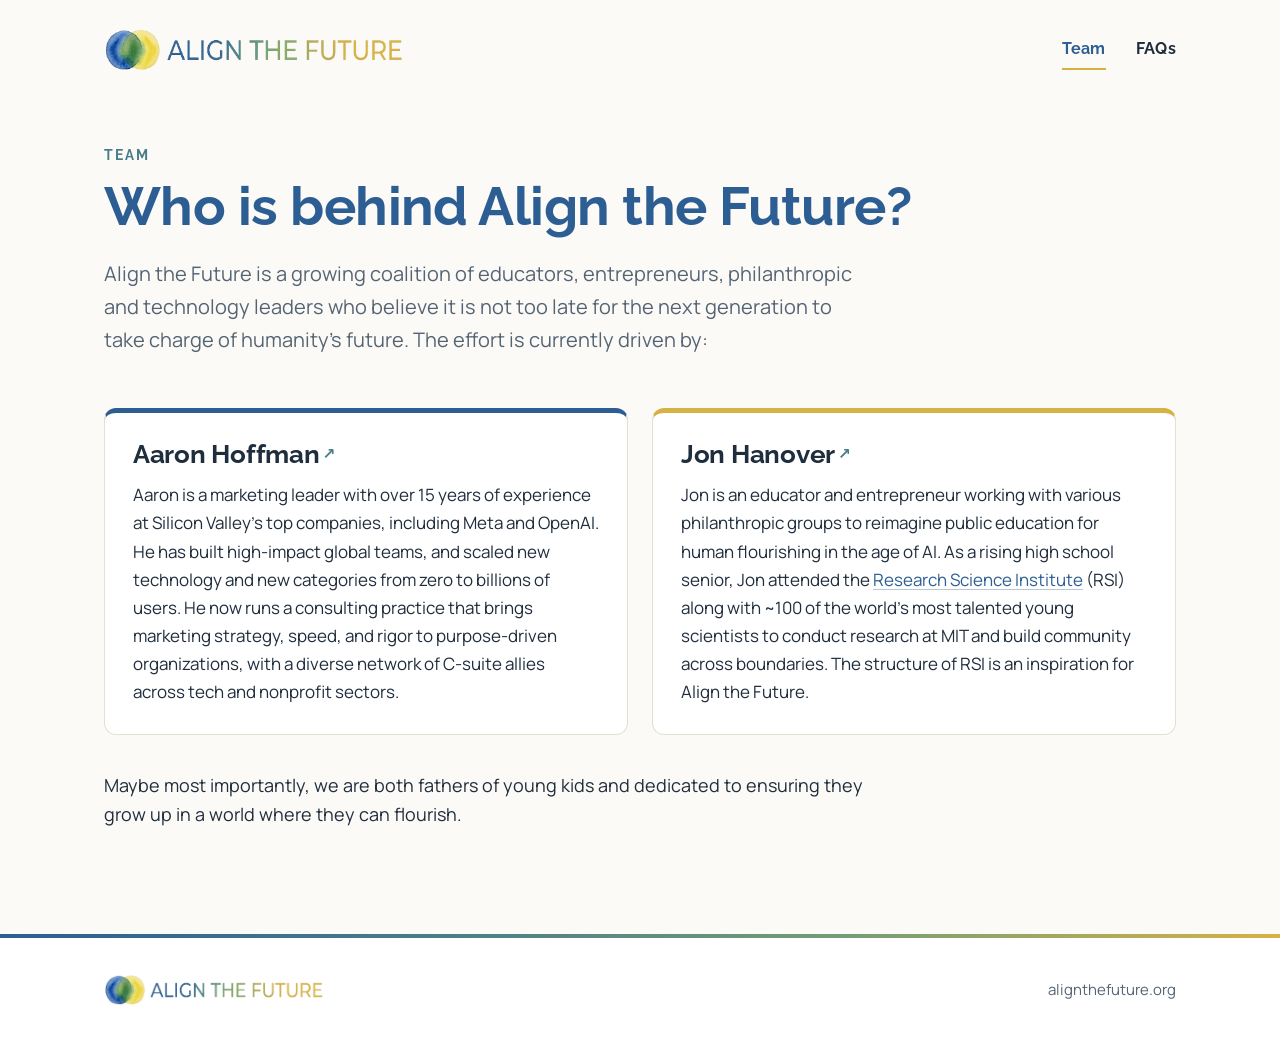
<file: team/index.html>
<!doctype html>
<html lang="en">
<head>
<meta charset="utf-8">
<meta name="viewport" content="width=device-width, initial-scale=1">
<title>Team · Align the Future</title>
<meta name="description" content="Who is behind Align the Future: a growing coalition of educators, entrepreneurs, philanthropic and technology leaders.">
<meta property="og:title" content="Team · Align the Future">
<meta property="og:description" content="Who is behind Align the Future.">
<meta property="og:type" content="website">
<meta property="og:url" content="https://alignthefuture.org/team/">
<meta property="og:image" content="https://alignthefuture.org/brand/png/og-image.png">
<meta name="twitter:card" content="summary_large_image">
<link rel="icon" href="/brand/favicon-32.png" type="image/png" sizes="32x32">
<link rel="icon" href="/brand/favicon-16.png" type="image/png" sizes="16x16">
<link rel="icon" href="/brand/favicon.ico" sizes="any">
<link rel="apple-touch-icon" href="/brand/png/apple-touch-icon.png">
<link rel="preconnect" href="https://fonts.googleapis.com">
<link rel="preconnect" href="https://fonts.gstatic.com" crossorigin>
<link rel="stylesheet" href="https://fonts.googleapis.com/css2?family=Raleway:wght@500..800&family=Manrope:wght@400..800&display=swap">
<link rel="stylesheet" href="/assets/site/site.css">
<style>
  .people { display: grid; grid-template-columns: repeat(2, minmax(0, 1fr)); gap: 24px; margin-top: 44px; }
  .person {
    background: #fff;
    border: 1px solid var(--rule);
    border-top: 5px solid;
    border-radius: 12px;
    padding: 26px 28px 28px;
  }
  .person:nth-child(1) { border-top-color: var(--blue); }
  .person:nth-child(2) { border-top-color: var(--gold); }
  .person h2 { font-size: 1.6rem; line-height: 1.2; margin-bottom: 12px; }
  .person h2 a { color: var(--ink); text-decoration: none; }
  .person h2 a::after { content: " ↗"; font-family: var(--sans); font-size: 0.6em; font-weight: 600; color: var(--teal); vertical-align: 0.25em; }
  .person h2 a:hover { color: var(--blue); }
  .person p { font-size: 17px; }
  .closing { margin-top: 36px; }
  main { padding-bottom: 104px; }
  @media (max-width: 760px) {
    .people { grid-template-columns: minmax(0, 1fr); }
  }
  @media (max-width: 600px) {
    .person { padding: 22px 20px 24px; }
    main { padding-bottom: 72px; }
  }
</style>
</head>
<body>

<header class="wrap top">
  <a class="brand" href="/" aria-label="Align the Future home"><img src="/brand/logo.png" alt="Align the Future" width="939" height="137"></a>
  <nav class="nav" aria-label="Site"><a href="/team/" aria-current="page">Team</a><a href="/faqs/">FAQs</a></nav>
</header>

<main>
  <section class="page-head">
    <div class="wrap">
      <p class="eyebrow">Team</p>
      <h1>Who is behind Align the Future?</h1>
      <p class="lede">Align the Future is a growing coalition of educators, entrepreneurs, philanthropic and technology leaders who believe it is not too late for the next generation to take charge of humanity’s future. The effort is currently driven by:</p>
    </div>
  </section>

  <section class="wrap">
    <div class="people">
      <article class="person prose">
        <h2><a href="https://www.linkedin.com/in/aaron-hoffman-44b93815/" target="_blank" rel="noopener">Aaron Hoffman</a></h2>
        <p>Aaron is a marketing leader with over 15 years of experience at Silicon Valley’s top companies, including Meta and OpenAI. He has built high-impact global teams, and scaled new technology and new categories from zero to billions of users. He now runs a consulting practice that brings marketing strategy, speed, and rigor to purpose-driven organizations, with a diverse network of C-suite allies across tech and nonprofit sectors.</p>
      </article>
      <article class="person prose">
        <h2><a href="https://www.linkedin.com/in/jhanover/" target="_blank" rel="noopener">Jon Hanover</a></h2>
        <p>Jon is an educator and entrepreneur working with various philanthropic groups to reimagine public education for human flourishing in the age of AI. As a rising high school senior, Jon attended the <a href="https://www.cee.org/programs/research-science-institute" target="_blank" rel="noopener">Research Science Institute</a> (RSI) along with ~100 of the world’s most talented young scientists to conduct research at MIT and build community across boundaries. The structure of RSI is an inspiration for Align the Future.</p>
      </article>
    </div>
    <p class="closing prose">Maybe most importantly, we are both fathers of young kids and dedicated to ensuring they grow up in a world where they can flourish.</p>
  </section>
</main>

<footer>
  <div class="wrap">
    <img src="/brand/logo.png" alt="Align the Future" width="939" height="137">
    <a href="https://alignthefuture.org/">alignthefuture.org</a>
  </div>
</footer>

</body>
</html>
</file>
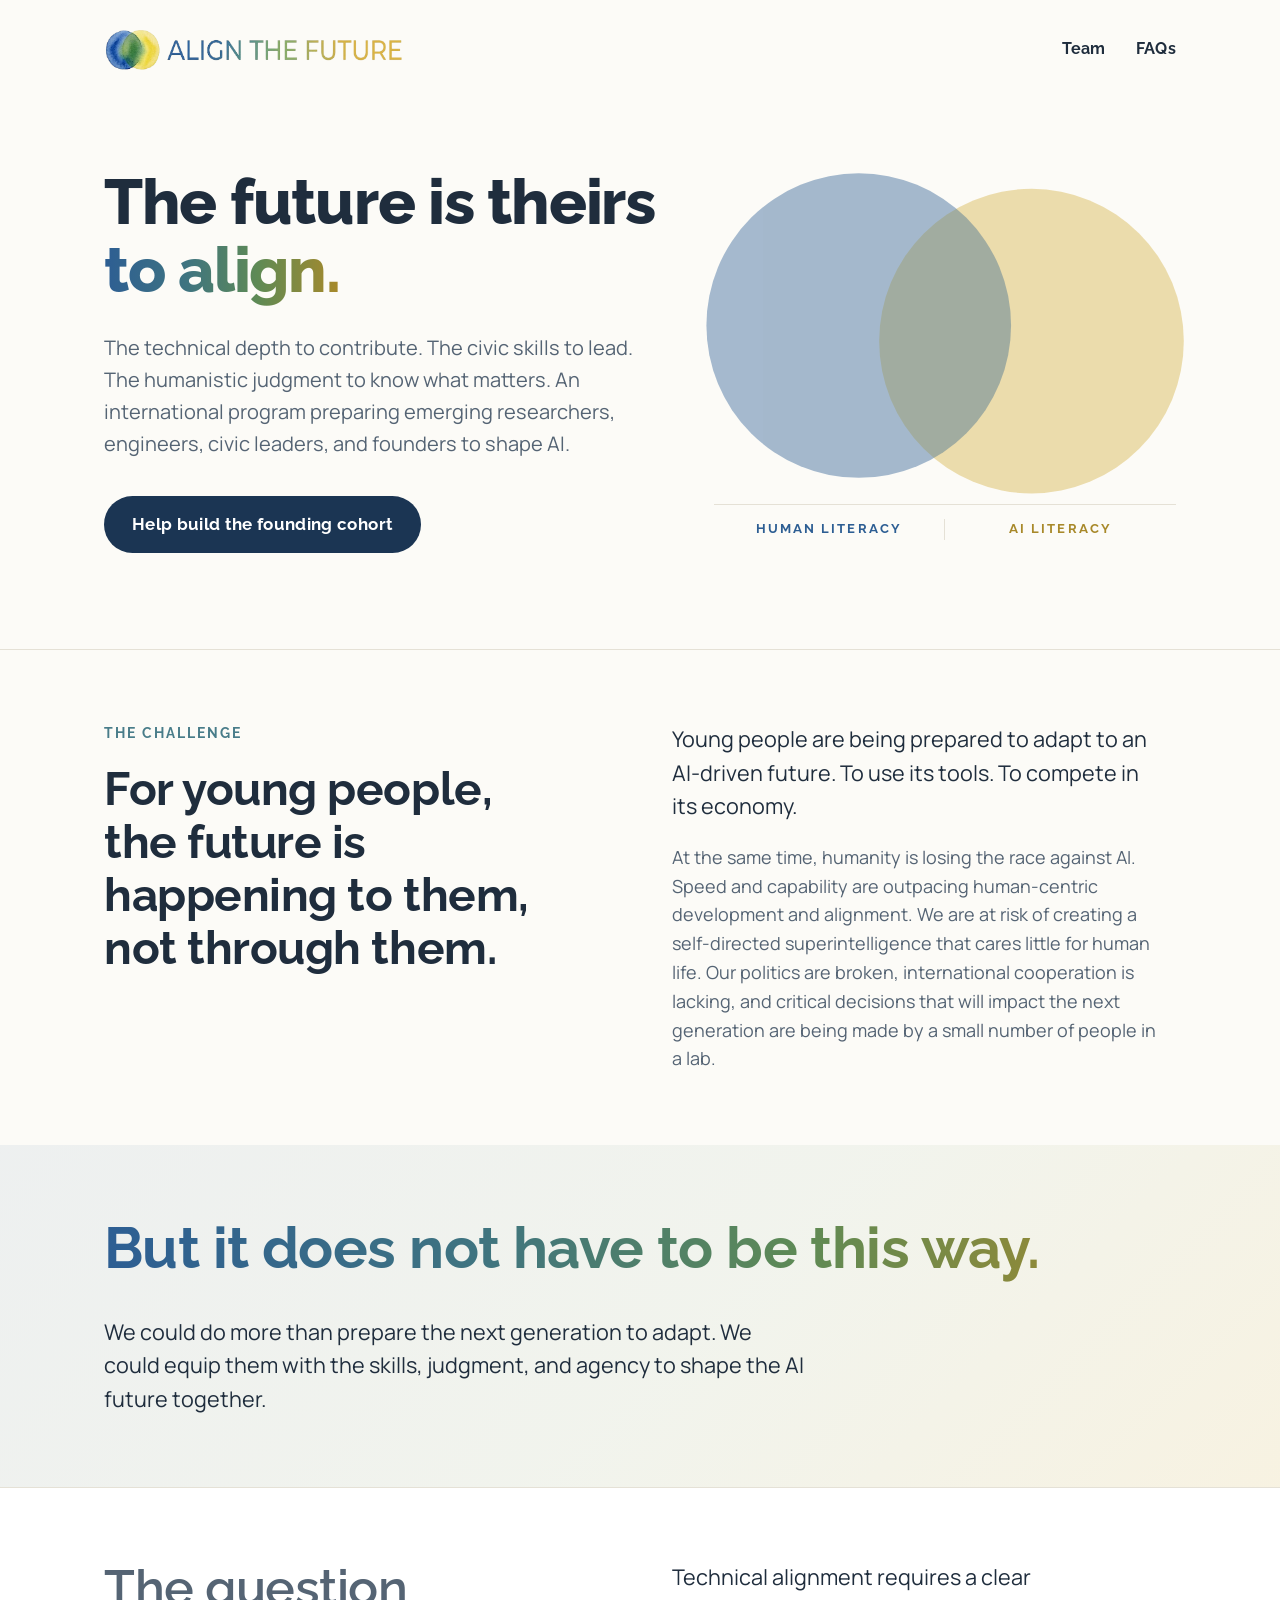
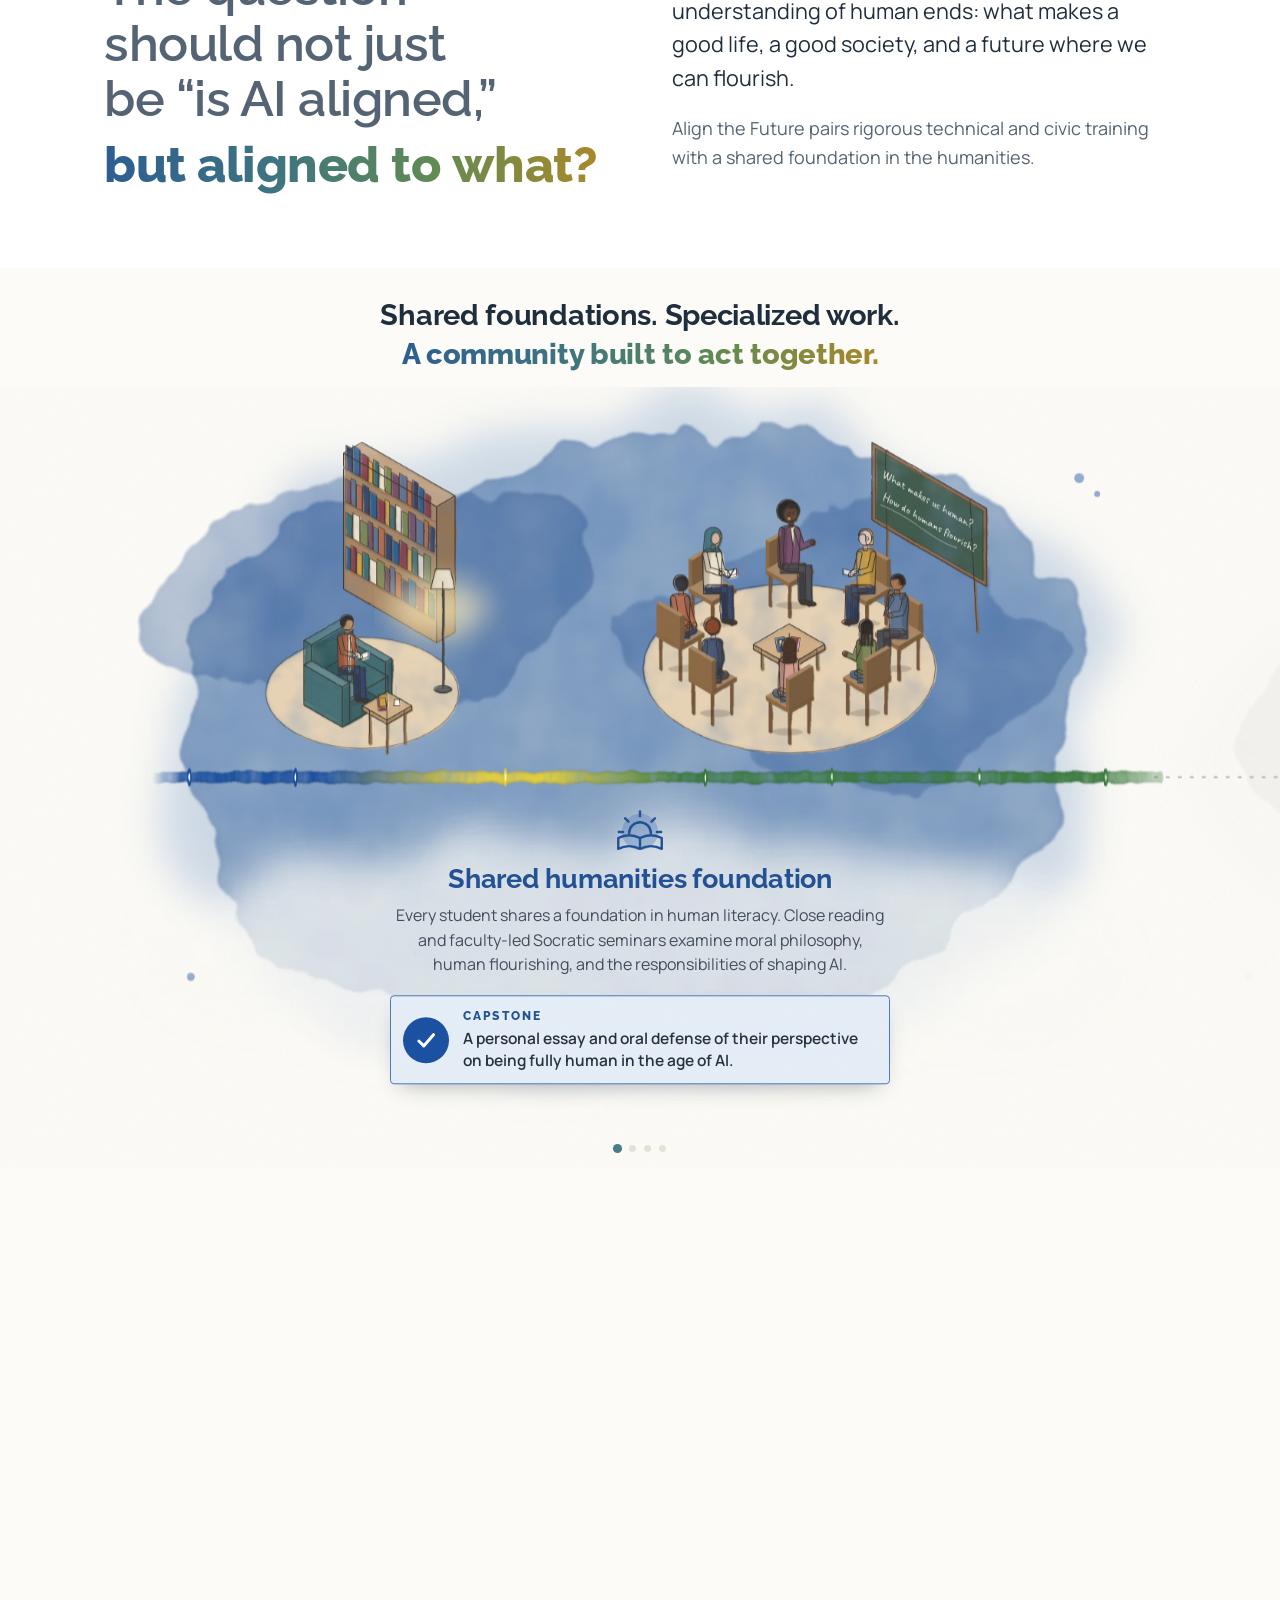
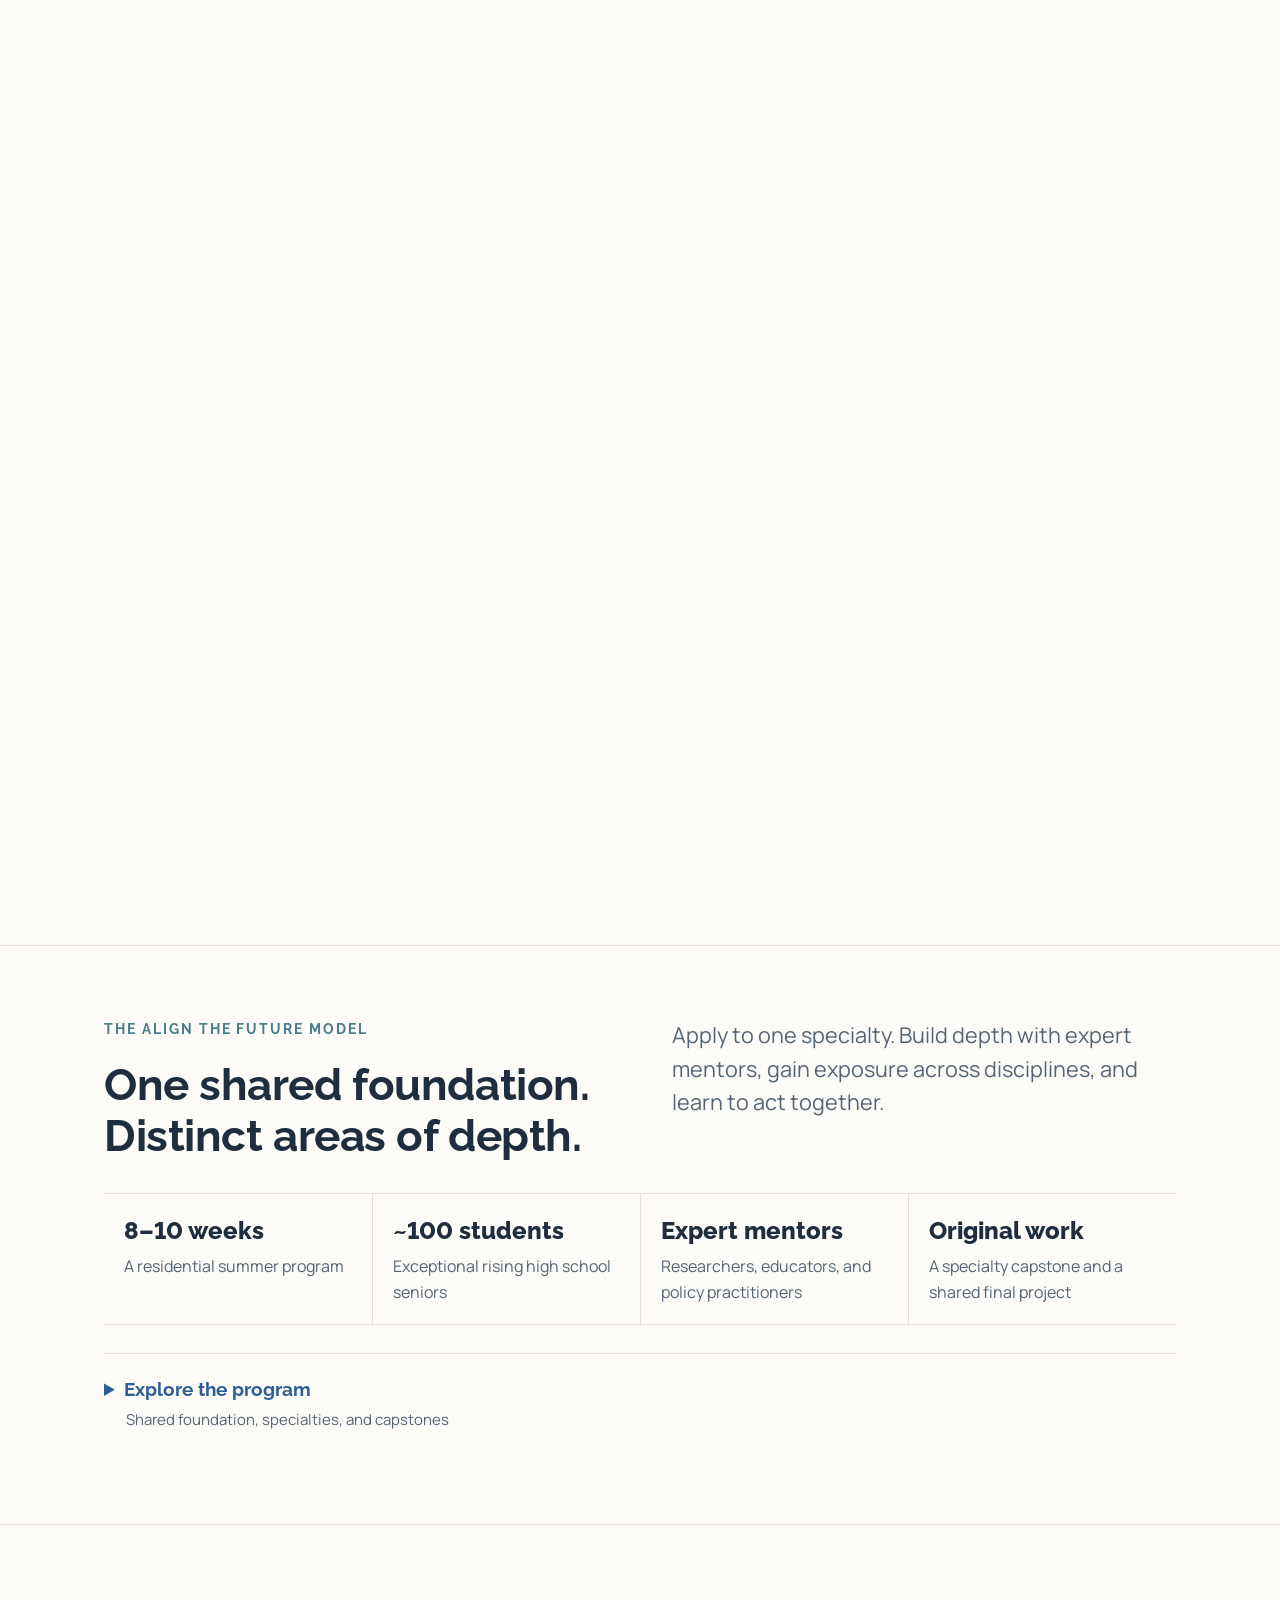
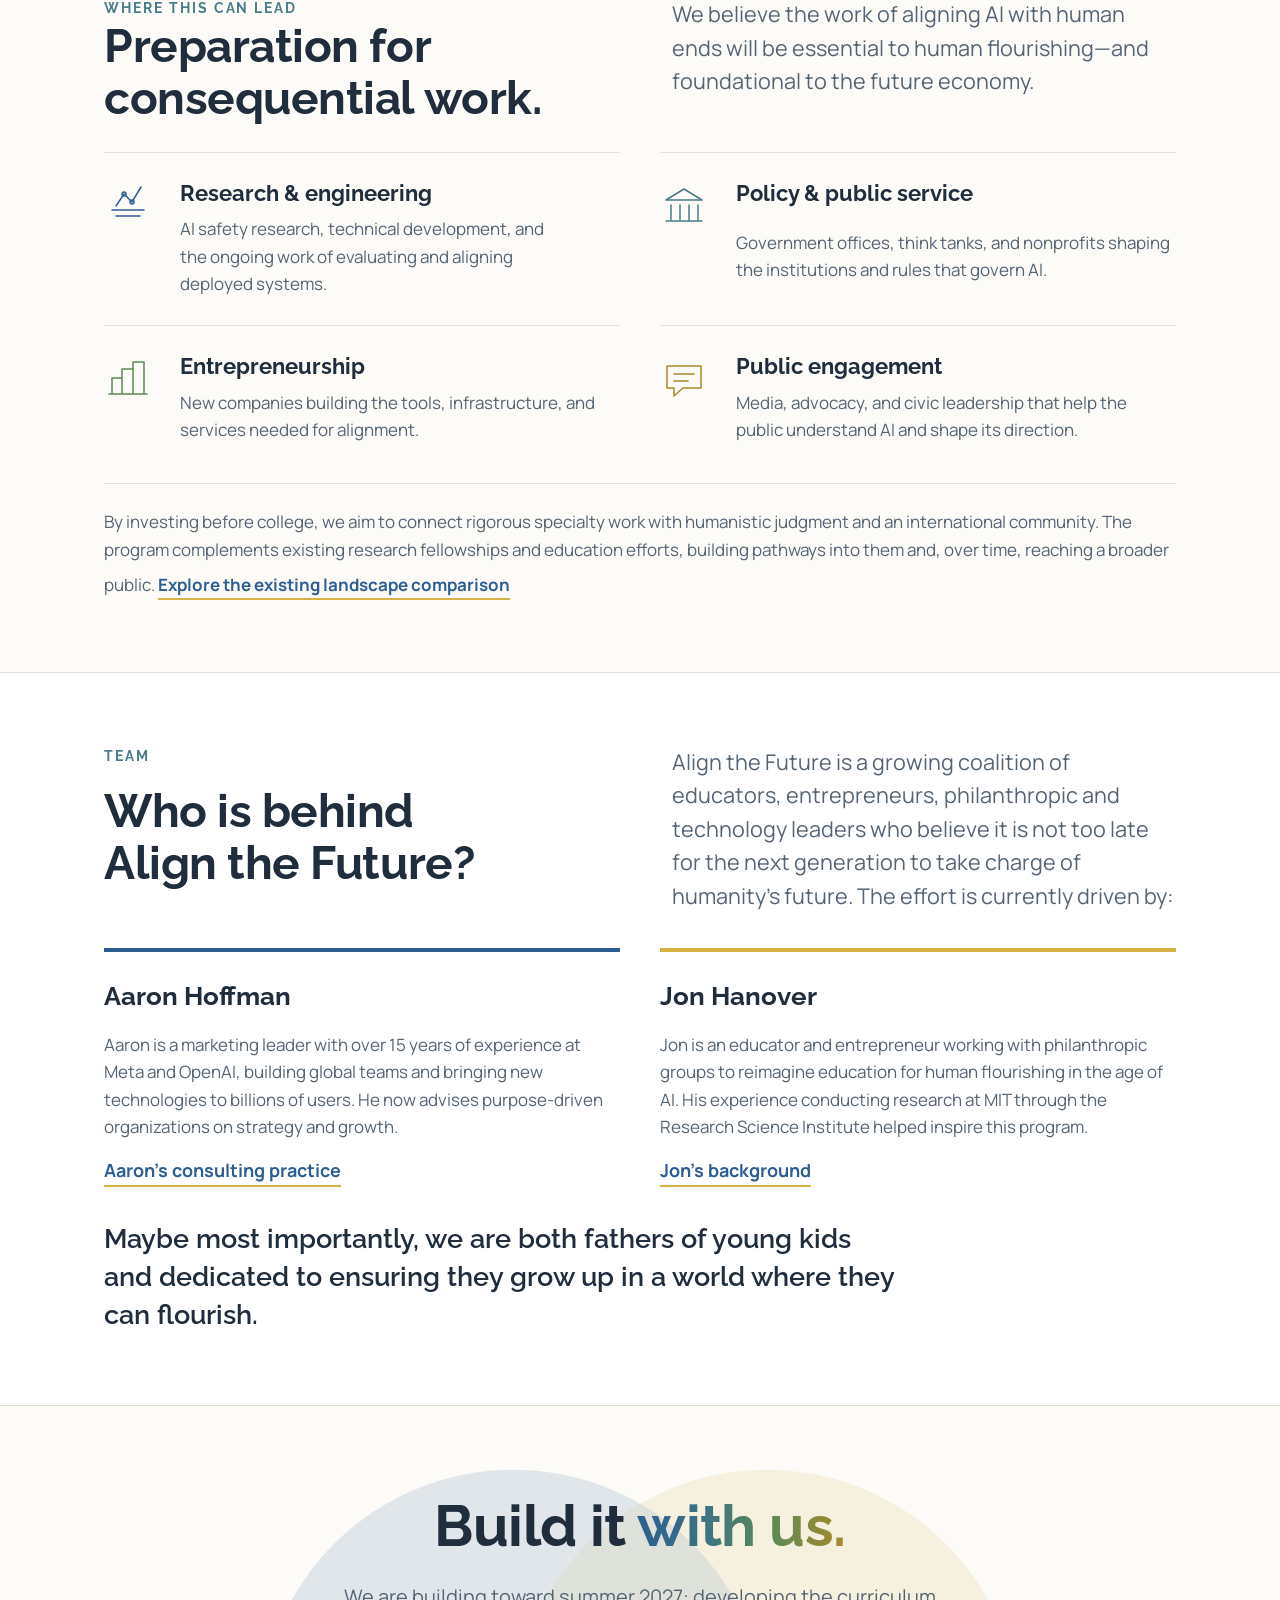
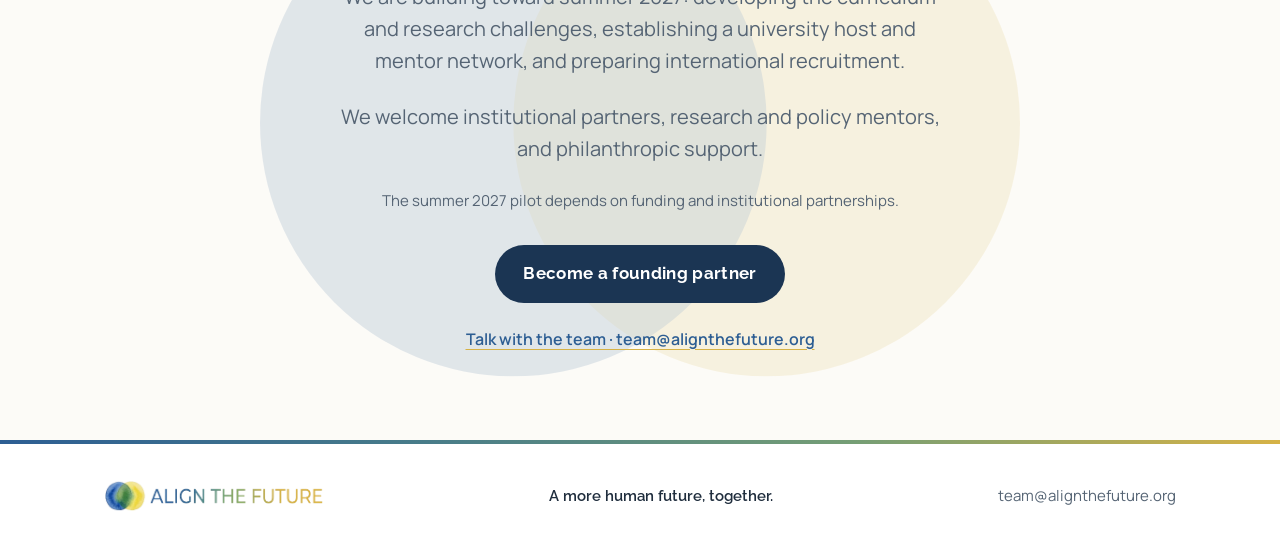
<file: v2/index.html>
<!doctype html>
<html lang="en">
<head>
<meta charset="utf-8">
<meta name="viewport" content="width=device-width, initial-scale=1">
<title>Align the Future</title>
<!-- An alternative homepage, shared by link only: kept out of search engines -->
<meta name="robots" content="noindex, nofollow">
<meta name="description" content="The technical depth to contribute. The civic skills to lead. The humanistic judgment to know what matters. An international program preparing emerging researchers, engineers, civic leaders, and founders to shape AI.">
<meta property="og:title" content="Align the Future">
<meta property="og:description" content="The future is theirs to align.">
<meta property="og:type" content="website">
<meta property="og:image" content="https://alignthefuture.org/brand/png/og-image.png">
<meta name="twitter:card" content="summary_large_image">
<link rel="icon" href="/brand/favicon-32.png" type="image/png" sizes="32x32">
<link rel="icon" href="/brand/favicon-16.png" type="image/png" sizes="16x16">
<link rel="icon" href="/brand/favicon.ico" sizes="any">
<link rel="apple-touch-icon" href="/brand/png/apple-touch-icon.png">
<link rel="preconnect" href="https://fonts.googleapis.com">
<link rel="preconnect" href="https://fonts.gstatic.com" crossorigin>
<link rel="stylesheet" href="/assets/site/site.css">
<link rel="stylesheet" href="https://fonts.googleapis.com/css2?family=Raleway:wght@500..800&family=Manrope:wght@400..800&family=Caveat:wght@400..700&display=swap">
<style>
  /* Human, not playful: the watercolor brand, set with more room and a
     quieter, editorial rhythm. Section names avoid the class names used by
     the student experience (stage, world, scene, wash, cap, paper, cue,
     progress), whose styles are loaded into this page with it. */
  body { background: #FBFAF6; }
  .v2 section { position: relative; }
  .v2 .lead { font-size: clamp(1.15rem, 1.8vw, 1.35rem); line-height: 1.55; }
  .v2 .soft { color: var(--muted); }
  .v2 .split { display: grid; grid-template-columns: minmax(0, 1fr) minmax(0, 1fr); gap: 64px; align-items: start; }
  .v2 .stack { display: flex; flex-direction: column; gap: 20px; }
  .v2 .note { font-size: 15px; color: var(--muted); }

  /* Hero */
  .hero .wrap { display: grid; grid-template-columns: minmax(0, 1.3fr) minmax(0, 1fr); gap: 48px; align-items: center; padding-top: 72px; padding-bottom: 112px; }
  .hero h1 { font-size: clamp(2.1rem, 4.3vw, 3.4rem); line-height: 1.1; font-weight: 800; letter-spacing: -0.02em; color: var(--ink); text-wrap: pretty; }
  .hero h1 .ramp-text { padding-bottom: 0.06em; }
  .hero .intro { margin-top: 28px; max-width: 560px; font-size: clamp(1.1rem, 1.6vw, 1.25rem); line-height: 1.6; color: var(--muted); }
  .button {
    display: inline-block;
    padding: 15px 28px;
    border-radius: 999px;
    background: var(--deep); color: #fff;
    font-family: var(--display); font-weight: 700; font-size: 17px; letter-spacing: 0.02em;
    text-decoration: none;
  }
  .button:hover, .button:focus-visible { background: var(--blue); }
  .hero .button { margin-top: 36px; }

  /* The pair: plain Humanities and AI circles. They rest, hold, dance for
     about 24 seconds (the homepage duet, a little longer) and settle back. */
  .hero { overflow: hidden; }
  .hero .copy { position: relative; z-index: 1; }
  .pair-fig { margin: 0; display: flex; flex-direction: column; align-items: center; }
  .pair { position: relative; width: min(100%, 440px); aspect-ratio: 440 / 290; }
  .pair svg { position: absolute; inset: 0; width: 100%; height: 100%; overflow: visible; }
  .pair-fig figcaption { margin-top: 18px; width: min(100%, 440px); text-align: center; display: flex; flex-direction: column; align-items: center; gap: 6px; }
  .pair-fig .fields { width: 100%; display: grid; grid-template-columns: 1fr 1fr; border-top: 1px solid var(--rule); padding-top: 14px; }
  .pair-fig .fields span { font-family: var(--display); font-weight: 700; font-size: 13px; letter-spacing: 0.16em; text-transform: uppercase; }
  .pair-fig .fields span:first-child { color: var(--blue); border-right: 1px solid var(--rule); }
  .pair-fig .fields span:last-child { color: #A8892A; }

  /* The challenge */
  .challenge { border-top: 1px solid var(--rule); }
  .challenge .wrap { padding-top: 104px; padding-bottom: 104px; }
  .challenge h2 { margin-top: 18px; font-size: clamp(2rem, 3.8vw, 2.9rem); line-height: 1.14; }

  /* It does not have to be this way, washed in the logo colors */
  .turn { background: linear-gradient(135deg, rgba(45, 94, 147, 0.07), rgba(117, 158, 117, 0.08) 55%, rgba(214, 178, 70, 0.12)); }
  .turn .wrap { padding-top: 112px; padding-bottom: 112px; }
  .turn h2 { font-size: clamp(2.2rem, 4.6vw, 3.6rem); line-height: 1.08; padding-bottom: 0.06em; }
  .turn .stack { margin-top: 32px; max-width: 760px; gap: 18px; }
  .turn .choose { font-family: var(--display); font-weight: 700; font-size: clamp(1.3rem, 2.2vw, 1.65rem); line-height: 1.35; color: var(--ink); }

  /* Aligned to what? */
  .belief { background: #fff; border-top: 1px solid var(--rule); }
  .belief .wrap { padding-top: 112px; padding-bottom: 112px; }
  .belief h2 { font-size: clamp(2rem, 4vw, 3.1rem); line-height: 1.12; }
  .belief h2 .setup { display: block; color: var(--muted); font-weight: 600; }
  .belief h2 .ramp-text { display: inline-block; margin-top: 10px; font-weight: 800; padding-bottom: 0.08em; }
  .belief .gap { margin-top: 12px; padding-top: 28px; border-top: 1px solid rgba(31, 45, 61, 0.15); }
  .belief .gap h3 { margin: 0 0 12px; font-family: var(--display); font-size: 1.45rem; line-height: 1.3; color: var(--ink); }

  /* The model */
  .model { border-top: 1px solid var(--rule); }
  .model .wrap { padding-top: 104px; padding-bottom: 96px; }
  .model h2 { margin-top: 18px; font-size: clamp(1.9rem, 3.6vw, 2.75rem); line-height: 1.16; }
  .model .status { margin-top: 56px; padding-top: 22px; border-top: 1px solid var(--rule); }
  .facts { list-style: none; margin: 22px 0 0; padding: 0; display: grid; grid-template-columns: repeat(4, minmax(0, 1fr)); gap: 16px; }
  .facts li { background: #fff; border: 1px solid var(--rule); border-top: 4px solid; border-radius: 8px; padding: 18px 20px 20px; line-height: 1.4; }
  .facts li:nth-child(1) { border-top-color: var(--blue); }
  .facts li:nth-child(2) { border-top-color: var(--teal); }
  .facts li:nth-child(3) { border-top-color: var(--sage); }
  .facts li:nth-child(4) { border-top-color: var(--gold); }
  .facts b { display: block; margin-bottom: 6px; font-family: var(--display); font-size: 24px; font-weight: 800; color: var(--ink); font-variant-numeric: lining-nums; }
  .facts span { color: var(--muted); font-size: 16px; }

  /* The student experience, loaded from /studentexperience/ */
  .journey-slot .wrap { padding-top: 24px; padding-bottom: 24px; }
  .journey-slot a { color: var(--blue); font-weight: 700; }
  .journey-q { position: sticky; top: 0; z-index: 6; margin: 0; padding: 28px 24px 14px; background: #FCFBF7; text-align: center; }
  .journey-q h2 { max-width: 920px; margin: 0 auto; font-size: clamp(1.2rem, 2.3vw, 1.85rem); line-height: 1.3; font-weight: 700; color: var(--ink); }
  .journey-q .ramp-text { font-weight: 800; }
  @media (prefers-reduced-motion: no-preference) {
    .journey .stage { top: var(--qh, 0px); height: calc(100svh - var(--qh, 0px)); }
  }

  /* Theory of change */
  .change { border-top: 1px solid var(--rule); }
  .change .wrap { padding-top: 104px; padding-bottom: 104px; }
  .change h2 { font-size: clamp(2rem, 3.8vw, 2.9rem); line-height: 1.12; }
  .steps { list-style: none; margin: 56px 0 0; padding: 0; display: grid; grid-template-columns: repeat(4, minmax(0, 1fr)); border-top: 1px solid var(--rule); }
  .steps li { padding: 26px 24px 8px 0; display: flex; flex-direction: column; gap: 10px; }
  .steps li + li { padding-left: 24px; border-left: 1px solid var(--rule); }
  .steps .n { font-family: var(--display); font-weight: 800; font-size: 15px; letter-spacing: 0.1em; }
  .steps li:nth-child(1) .n { color: var(--blue); }
  .steps li:nth-child(2) .n { color: var(--teal); }
  .steps li:nth-child(3) .n { color: #5E8A55; }
  .steps li:nth-child(4) .n { color: #A8892A; }
  .steps h3 { margin: 0; font-family: var(--display); font-size: 1.3rem; line-height: 1.25; color: var(--ink); }
  .steps p { color: var(--muted); font-size: 17px; }
  .flagship { margin-top: 56px; display: grid; grid-template-columns: minmax(0, 0.8fr) minmax(0, 2fr); gap: 32px; padding: 26px 0 26px 26px; border-left: 4px solid var(--sage); }
  .flagship strong { color: var(--ink); font-family: var(--display); font-size: 1.2rem; line-height: 1.35; }
  .flagship p { color: var(--muted); }

  .text-link { display: inline-block; margin-top: 16px; color: var(--blue); font-weight: 700; text-decoration: none; border-bottom: 2px solid var(--gold); }
  /* Team */
  .people { background: #fff; border-top: 1px solid var(--rule); }
  .people .wrap { padding-top: 104px; padding-bottom: 104px; }
  .people h2 { margin-top: 18px; font-size: clamp(2rem, 3.8vw, 2.9rem); line-height: 1.12; }
  .bios { margin-top: 56px; display: grid; grid-template-columns: repeat(2, minmax(0, 1fr)); gap: 40px; }
  .bios article { border-top: 4px solid; padding-top: 24px; display: flex; flex-direction: column; gap: 14px; }
  .bios article:nth-child(1) { border-top-color: var(--blue); }
  .bios article:nth-child(2) { border-top-color: var(--gold); }
  .bios h3 { margin: 0; font-family: var(--display); font-size: 1.6rem; color: var(--ink); }
  .bios p { font-size: 17px; color: var(--muted); }
  .bios p a { color: var(--blue); text-decoration: underline; text-decoration-color: rgba(45, 94, 147, 0.35); text-underline-offset: 3px; }
  .bios .text-link { margin-top: 2px; align-self: flex-start; }
  .closing { margin-top: 56px; max-width: 860px; font-family: var(--display); font-weight: 600; font-size: clamp(1.3rem, 2.3vw, 1.7rem); line-height: 1.4; color: var(--ink); }

  /* Partner: the circles again, faint and at rest behind the invitation */
  .partner { background: var(--paper); border-top: 1px solid var(--rule); overflow: hidden; }
  .partner .rest { position: absolute; left: 50%; top: 50%; width: min(760px, 150%); transform: translate(-50%, -50%); opacity: 0.13; pointer-events: none; }
  .partner .wrap { position: relative; padding-top: 128px; padding-bottom: 128px; display: flex; flex-direction: column; align-items: center; text-align: center; gap: 24px; }
  .partner h2 { font-size: clamp(2.2rem, 4.6vw, 3.6rem); line-height: 1.1; color: var(--ink); }
  .partner h2 .ramp-text { padding-bottom: 0.06em; }
  .partner p { max-width: 620px; font-size: clamp(1.1rem, 1.6vw, 1.25rem); color: var(--muted); }
  .partner .button { margin-top: 8px; }
  .partner .mail { color: var(--blue); font-weight: 600; text-decoration: underline; text-decoration-color: var(--gold); text-underline-offset: 4px; font-size: 16px; }

  footer .tagline { font-family: var(--display); font-weight: 600; color: var(--ink); }

  @media (max-width: 900px) {
    .hero .wrap { grid-template-columns: minmax(0, 1fr); gap: 56px; padding-bottom: 88px; }
    .pair-fig { max-width: 380px; }
    .v2 .split { grid-template-columns: minmax(0, 1fr); gap: 28px; }
    .facts { grid-template-columns: repeat(2, minmax(0, 1fr)); }
    .pillars { grid-template-columns: minmax(0, 1fr); gap: 40px; }
    .steps { grid-template-columns: repeat(2, minmax(0, 1fr)); }
    .steps li:nth-child(3) { padding-left: 0; border-left: 0; }
    .steps li:nth-child(n+3) { border-top: 1px solid var(--rule); }
    .flagship { grid-template-columns: minmax(0, 1fr); gap: 10px; }
    .marks { grid-template-columns: minmax(0, 1fr); gap: 32px; }
    .miles li { grid-template-columns: 36px minmax(0, 1fr); gap: 6px 16px; }
    .miles p, .miles b { grid-column: 2; }
    .miles b { justify-self: start; text-align: left; }
    .bios { grid-template-columns: minmax(0, 1fr); }
  }
  @media (max-width: 600px) {
    .hero .wrap { padding-top: 40px; padding-bottom: 72px; }
    .challenge .wrap, .turn .wrap, .belief .wrap, .model .wrap, .change .wrap, .role .wrap, .road .wrap, .people .wrap, .partner .wrap { padding-top: 72px; padding-bottom: 72px; }
    .fields-sec .wrap { padding-top: 72px; padding-bottom: 56px; }
    .facts { grid-template-columns: minmax(0, 1fr); }
    .steps { grid-template-columns: minmax(0, 1fr); }
    .steps li, .steps li + li { padding-left: 0; border-left: 0; }
    .steps li + li { border-top: 1px solid var(--rule); }
    .pair-fig { max-width: 300px; width: 100%; margin: 0 auto; }
    .partner .wrap { text-align: left; align-items: flex-start; }
    .button { padding: 14px 22px; font-size: 16px; }
  }

  .foundation, .shared-project { margin-top: 40px; padding: 28px 32px; border-left: 3px solid var(--blue); background: #F1EFE8; }
  .foundation h3, .shared-project h3, .track h3 { font-family: var(--display); font-size: 1.5rem; line-height: 1.25; margin: 12px 0 16px; }
  .foundation p:last-child, .shared-project p:last-child, .track p { color: var(--muted); }
  .tracks { display: grid; grid-template-columns: repeat(2, minmax(0, 1fr)); gap: 40px; margin-top: 32px; }
  .track { border-top: 3px solid var(--gold); padding-top: 24px; }
  .track:last-child { border-color: var(--sage); }
  .deliverable { margin-top: 24px; padding-top: 20px; border-top: 1px solid var(--rule); font-size: 16px; }
  .shared-project { border-color: var(--sage); background: transparent; border-top: 1px solid var(--rule); }
  .partner .note { font-size: 15px; }
  @media (max-width: 600px) { .tracks { grid-template-columns: minmax(0, 1fr); gap: 32px; } .foundation, .shared-project { padding: 24px 20px; } }

  .hero h1 { font-size: clamp(2.55rem, 5vw, 3.95rem); line-height: 1.08; }
  .hero .wrap { grid-template-columns: minmax(0, 1.25fr) minmax(0, 1fr); gap: 32px; padding-top: 88px; padding-bottom: 96px; }
  .pair, .pair-fig figcaption { width: min(100%, 480px); }
  .pair-fig { width: 100%; }
  .model .foundation { position: relative; margin: 32px auto 0; max-width: 840px; text-align: center; border-left: 0; border-top: 3px solid var(--blue); }
  .model .tracks { position: relative; margin-top: 48px; gap: 32px; }
  .model .tracks::before { content: ''; position: absolute; top: -24px; left: 25%; right: 25%; height: 24px; border: 1px solid var(--rule); border-bottom: 0; }
  .model .foundation::after { content: ''; position: absolute; height: 24px; width: 1px; background: var(--rule); bottom: -24px; left: 50%; }
  .track { padding: 24px; background: #fff; border: 1px solid var(--rule); border-top: 3px solid var(--gold); }
  .track details { margin-top: 16px; font-size: 16px; }
  .track summary { color: var(--blue); cursor: pointer; font-weight: 600; }
  .track details p { margin-top: 12px; }
  .shared-project { position: relative; text-align: center; max-width: 840px; margin: 48px auto 0; border-left: 0; border-top: 3px solid var(--sage); padding: 24px 32px; }
  .shared-project::before { content: ''; position: absolute; left: 50%; top: -48px; height: 46px; width: 1px; background: var(--rule); }
  .model .status { margin-top: 24px; padding-top: 16px; }
  .facts { margin-top: 32px; border-top: 1px solid var(--rule); border-bottom: 1px solid var(--rule); gap: 0; }
  .facts li { background: none; border: 0; border-radius: 0; padding: 20px; }
  .facts li + li { border-left: 1px solid var(--rule); }
  .destinations { list-style: none; padding: 0; margin: 40px 0 0; display: grid; grid-template-columns: repeat(2,minmax(0,1fr)); gap: 0 40px; }
  .destinations li { display: grid; grid-template-columns: 56px 1fr; gap: 8px 20px; padding: 28px 0; border-top: 1px solid var(--rule); }
  .path-icon { width: 48px; height: 48px; fill: none; stroke: var(--blue); stroke-width: 1.5; stroke-linecap: round; stroke-linejoin: round; grid-row: span 2; }
  .destinations li:nth-child(2) .path-icon { stroke: var(--teal); }
  .destinations li:nth-child(3) .path-icon { stroke: #5E8A55; }
  .destinations li:nth-child(4) .path-icon { stroke: #A8892A; }
  .destinations h3 { font-family: var(--display); font-size: 1.35rem; line-height: 1.25; margin: 0; }
  .destinations p, .ecosystem-note { color: var(--muted); font-size: 17px; }
  .ecosystem-note { border-top: 1px solid var(--rule); margin-top: 12px; padding-top: 24px; }
  .ecosystem-note .text-link { margin-top: 8px; }
  .build { background: #F1EFE8; border-top: 1px solid var(--rule); }
  .build .wrap { padding-top: 88px; padding-bottom: 64px; }
  .build h2 { font-size: clamp(2.5rem,4.8vw,3.6rem); line-height: 1.1; margin-top: 16px; }
  .build .button { align-self: flex-start; }
  .founders { margin-top: 48px; padding-top: 28px; border-top: 1px solid var(--rule); scroll-margin-top: 24px; }
  .founders .bios { margin-top: 20px; gap: 40px; }
  .founders .bios article { border: 0; padding-top: 0; }
  .founders .note { margin-top: 24px; }
  @media(max-width:900px) { .hero .wrap { grid-template-columns: 1fr; gap: 36px; } .pair-fig { max-width: 420px; } }
  @media(max-width:600px) {
    .hero .wrap { padding-top: 48px; padding-bottom: 64px; } .pair-fig { max-width: 330px; }
    .destinations { grid-template-columns: 1fr; } .destinations li { grid-template-columns: 40px 1fr; gap: 8px 16px; } .path-icon { width: 36px; height: 36px; }
    .model .tracks::before, .model .foundation::after, .shared-project::before { display: none; }
    .model .tracks { margin-top: 24px; gap: 16px; } .shared-project { margin-top: 24px; padding: 24px 20px; }
    .facts li + li { border-left: 0; border-top: 1px solid var(--rule); } .build .wrap { padding-top: 64px; padding-bottom: 48px; }
  }

  .program-map { margin-top: 36px; padding: 32px 40px; background: #F1EFE8; border-top: 3px solid var(--blue); border-bottom: 3px solid var(--sage); }
  .program-map h3 { font-family: var(--display); font-size: 1.5rem; line-height: 1.25; margin: 10px 0 12px; }
  .program-map p:not(.eyebrow) { color: var(--muted); font-size: 17px; }
  .common-ground, .joint-work { text-align: center; }
  .specialties { display: grid; grid-template-columns: repeat(2,minmax(0,1fr)); margin: 28px 0; border-top: 1px solid #D5D0C3; border-bottom: 1px solid #D5D0C3; }
  .specialties article { padding: 28px 28px 28px 0; }
  .specialties article + article { border-left: 1px solid #D5D0C3; padding: 28px 0 28px 28px; }
  .specialties article:first-child .eyebrow { color: #8A7414; }
  .specialties article:last-child .eyebrow { color: #5E8A55; }
  .capstone-note { margin-top: 20px; font-size: 16px !important; }
  .specialties details { font-size: 16px; margin-top: 14px; }
  .specialties summary { cursor: pointer; color: var(--blue); font-weight: 600; }
  .specialties details p { margin-top: 10px; }
  @media(max-width:600px) { .program-map { padding: 28px 20px; } .specialties { grid-template-columns: 1fr; } .specialties article { padding: 24px 0; } .specialties article + article { padding: 24px 0; border-left: 0; border-top: 1px solid #D5D0C3; } .program-map h3 { font-size: 1.3rem; } }

  /* Keep the section rhythm while reducing the distance between ideas. */
  .challenge .wrap, .turn .wrap, .belief .wrap, .model .wrap, .change .wrap, .people .wrap { padding-top: 72px; padding-bottom: 72px; }
  .partner .wrap { padding-top: 88px; padding-bottom: 88px; }
  .bios { margin-top: 36px; }
  .closing { margin-top: 32px; }
  .destinations { margin-top: 28px; }
  .program-details { margin-top: 28px; border-top: 1px solid var(--rule); }
  .program-details > summary { cursor: pointer; padding: 20px 0; color: var(--blue); font-family: var(--display); font-weight: 700; font-size: 19px; }
  .program-details > summary span { display: block; padding-left: 22px; margin-top: 4px; font-family: var(--sans); font-weight: 400; font-size: 15px; color: var(--muted); }
  .program-details .program-map { margin-top: 0; }
  @media(max-width:600px) {
    .challenge .wrap, .turn .wrap, .belief .wrap, .model .wrap, .change .wrap, .people .wrap { padding-top: 48px; padding-bottom: 48px; }
    .partner .wrap { padding-top: 64px; padding-bottom: 64px; }
    .journey-q { padding: 20px 20px 12px; }
  }
</style>
</head>
<body class="v2">

<header class="wrap top">
  <a class="brand" href="/v2/" aria-label="Align the Future home"><img src="/brand/logo.png" alt="Align the Future" width="939" height="137"></a>
  <nav class="nav" aria-label="Site"><a href="#team">Team</a><a href="/faqs/">FAQs</a></nav>
</header>

<main>
  <section class="hero" aria-label="Introduction">
    <div class="wrap">
      <div class="copy">
        <h1>The future is theirs<br><span class="ramp-text">to align.</span></h1>
        <p class="intro">The technical depth to contribute. The civic skills to lead. The humanistic judgment to know what matters. An international program preparing emerging researchers, engineers, civic leaders, and founders to shape AI.</p>
        <a class="button" href="#partner">Help build the founding cohort</a>
      </div>
      <figure class="pair-fig" aria-label="Human literacy and AI literacy">
        <div class="pair" aria-hidden="true">
          <!-- At rest without script; the duet script below moves them -->
          <svg class="dance" viewBox="0 0 440 290" focusable="false">
            <g opacity="0.42">
              <circle class="b" cx="148" cy="145" r="145" fill="#2D5E93"/>
              <circle class="y" cx="292" cy="145" r="145" fill="#D6B246" style="mix-blend-mode: multiply"/>
            </g>
          </svg>
        </div>
        <figcaption>
          <div class="fields"><span>Human literacy</span><span>AI Literacy</span></div>
        </figcaption>
      </figure>
    </div>
  </section>

  <section class="challenge" aria-labelledby="challenge-title">
    <div class="wrap split">
      <div>
        <p class="eyebrow">The challenge</p>
        <h2 id="challenge-title">For young people, the future is happening to them, not through them.</h2>
      </div>
      <div class="stack">
        <p class="lead">Young people are being prepared to adapt to an AI-driven future. To use its tools. To compete in its economy.</p>
        <p class="soft">At the same time, humanity is losing the race against AI. Speed and capability are outpacing human-centric development and alignment. We are at risk of creating a self-directed superintelligence that cares little for human life. Our politics are broken, international cooperation is lacking, and critical decisions that will impact the next generation are being made by a small number of people in a lab.</p>
      </div>
    </div>
  </section>

  <section class="turn" aria-labelledby="turn-title"><div class="wrap"><h2 id="turn-title" class="ramp-text">But it does not have to be this way.</h2><div class="stack"><p class="lead">We could do more than prepare the next generation to adapt. We could equip them with the skills, judgment, and agency to shape the AI future together.</p></div></div></section>
  <section class="belief" aria-labelledby="belief-title"><div class="wrap split"><h2 id="belief-title"><span class="setup">The question should not just be “is AI aligned,”</span> <span class="ramp-text">but aligned to what?</span></h2><div class="stack"><p class="lead">Technical alignment requires a clear understanding of human ends: what makes a good life, a good society, and a future where we can flourish.</p><p class="soft">Align the Future pairs rigorous technical and civic training with a shared foundation in the humanities.</p></div></div></section>

  <!-- Replaced by the scroll animation from /studentexperience/ (see the script at the bottom) -->
  <div class="journey-slot" id="journey-slot">
    <div class="wrap"><p><a href="/studentexperience/">See a day in the program</a></p></div>
  </div>

  <section class="model" aria-labelledby="model-title">
    <div class="wrap">
      <div class="split">
        <div><p class="eyebrow">The Align the Future model</p><h2 id="model-title">One shared foundation.<br>Distinct areas of depth.</h2></div>
        <p class="lead soft">Apply to one specialty. Build depth with expert mentors, gain exposure across disciplines, and learn to act together.</p>
      </div>
      <ul class="facts" aria-label="The initial concept at a glance">
        <li><b>8–10 weeks</b><span>A residential summer program</span></li>
        <li><b>~100 students</b><span>Exceptional rising high school seniors</span></li>
        <li><b>Expert mentors</b><span>Researchers, educators, and policy practitioners</span></li>
        <li><b>Original work</b><span>A specialty capstone and a shared final project</span></li>
      </ul>
      <details class="program-details"><summary>Explore the program <span>Shared foundation, specialties, and capstones</span></summary>
      <div class="program-map" aria-label="Everyone shares humanities training, specializes in one area, then collaborates on a shared project">
        <div class="common-ground"><p class="eyebrow">Everyone · Shared foundation</p><h3>Humanities &amp; human literacy</h3><p>Moral philosophy, human flourishing, and what AI should serve.</p></div>
        <div class="specialties"><article><p class="eyebrow">Technical specialty</p><h3>AI research &amp; engineering</h3><p>Investigate live AI safety questions through experiments, model evaluation, and engineering.</p><details><summary>Explore the work</summary><p>Develop fluency in AI safety concepts, tools, and methods. Formulate hypotheses, design experiments, and analyze evidence with expert mentors.</p></details><p class="capstone-note"><strong>Specialty capstone</strong><br>A research paper or engineering contribution.</p></article><article><p class="eyebrow">Civic specialty</p><h3>Alignment policy &amp; governance</h3><p>Turn technical evidence into proposals grounded in democratic and diplomatic realities.</p><details><summary>Explore the work</summary><p>Weigh institutional trade-offs and develop, debate, and defend evidence-based proposals with experienced policy practitioners.</p></details><p class="capstone-note"><strong>Specialty capstone</strong><br>An evidence-based policy proposal.</p></article></div>
        <div class="joint-work"><p class="eyebrow">Together · Shared final project</p><h3>One alignment challenge. A joint response.</h3><p>Mixed teams bring technical evidence and human judgment to the same problem.</p></div>
      </div>
      </details>
    </div>
  </section>
  <section class="change" aria-labelledby="change-title">
    <div class="wrap">
      <div class="split"><div><p class="eyebrow">Where this can lead</p><h2 id="change-title">Preparation for consequential work.</h2></div><p class="lead soft">We believe the work of aligning AI with human ends will be essential to human flourishing—and foundational to the future economy.</p></div>
      <ul class="destinations">
        <li><svg class="path-icon" viewBox="0 0 48 48" aria-hidden="true"><path d="M8 29h32M12 25l8-12 8 8 9-15M12 35h24"/><circle cx="20" cy="13" r="2"/><circle cx="28" cy="21" r="2"/></svg><h3>Research &amp; engineering</h3><p>AI safety research, technical development, and the ongoing work of evaluating and aligning deployed systems.</p></li>
        <li><svg class="path-icon" viewBox="0 0 48 48" aria-hidden="true"><path d="M6 19l18-11 18 11H6zm5 5v15m9-15v15m9-15v15m9-15v15M6 40h36"/></svg><h3>Policy &amp; public service</h3><p>Government offices, think tanks, and nonprofits shaping the institutions and rules that govern AI.</p></li>
        <li><svg class="path-icon" viewBox="0 0 48 48" aria-hidden="true"><path d="M8 40V24h10v16m0 0V15h11v25m0 0V8h11v32M5 40h38"/></svg><h3>Entrepreneurship</h3><p>New companies building the tools, infrastructure, and services needed for alignment.</p></li>
        <li><svg class="path-icon" viewBox="0 0 48 48" aria-hidden="true"><path d="M7 12h34v22H23l-9 8v-8H7V12zM14 20h20m-20 7h14"/></svg><h3>Public engagement</h3><p>Media, advocacy, and civic leadership that help the public understand AI and shape its direction.</p></li>
      </ul>
      <p class="ecosystem-note">By investing before college, we aim to connect rigorous specialty work with humanistic judgment and an international community. The program complements existing research fellowships and education efforts, building pathways into them and, over time, reaching a broader public. <a class="text-link" href="/landscape/">Explore the existing landscape comparison</a></p>
    </div>
  </section>

  <section class="people" id="team" aria-labelledby="team-title">
    <div class="wrap">
      <div class="split">
        <div>
          <p class="eyebrow">Team</p>
          <h2 id="team-title">Who is behind Align the Future?</h2>
        </div>
        <p class="lead soft">Align the Future is a growing coalition of educators, entrepreneurs, philanthropic and technology leaders who believe it is not too late for the next generation to take charge of humanity’s future. The effort is currently driven by:</p>
      </div>
      <div class="bios">
        <article>
          <h3>Aaron Hoffman</h3>
          <p>Aaron is a marketing leader with over 15 years of experience at Meta and OpenAI, building global teams and bringing new technologies to billions of users. He now advises purpose-driven organizations on strategy and growth.</p>
          <a class="text-link" href="https://hoffmanmarketingconsulting.com" target="_blank" rel="noopener">Aaron’s consulting practice</a>
        </article>
        <article>
          <h3>Jon Hanover</h3>
          <p>Jon is an educator and entrepreneur working with philanthropic groups to reimagine education for human flourishing in the age of AI. His experience conducting research at MIT through the Research Science Institute helped inspire this program.</p>
          <a class="text-link" href="https://www.linkedin.com/in/jhanover/" target="_blank" rel="noopener">Jon’s background</a>
        </article>
      </div>
      <p class="closing">Maybe most importantly, we are both fathers of young kids and dedicated to ensuring they grow up in a world where they can flourish.</p>
    </div>
  </section>

  <section class="partner" id="partner" aria-labelledby="partner-title">
    <svg class="rest" viewBox="0 0 300 200" aria-hidden="true" focusable="false">
      <circle cx="100" cy="100" r="100" fill="#2D5E93"/>
      <circle cx="200" cy="100" r="100" fill="#D6B246" style="mix-blend-mode: multiply"/>
    </svg>
    <div class="wrap">
      <h2 id="partner-title">Build it <span class="ramp-text">with us.</span></h2>
      <p>We are building toward summer 2027: developing the curriculum and research challenges, establishing a university host and mentor network, and preparing international recruitment.</p><p>We welcome institutional partners, research and policy mentors, and philanthropic support.</p><p class="note">The summer 2027 pilot depends on funding and institutional partnerships.</p>
      <a class="button" href="mailto:team@alignthefuture.org?subject=Founding%20partner%20conversation">Become a founding partner</a>
      <a class="mail" href="mailto:team@alignthefuture.org">Talk with the team · team@alignthefuture.org</a>
    </div>
  </section>

</main>

<footer>
  <div class="wrap">
    <img src="/brand/logo.png" alt="Align the Future" width="939" height="137">
    <span class="tagline">A more human future, together.</span>
    <a href="mailto:team@alignthefuture.org">team@alignthefuture.org</a>
  </div>
</footer>

<script>
/* Approach, overlap, adjust, and settle. No loops; reduced motion stays still. */
(function () {
  if (matchMedia('(prefers-reduced-motion: reduce)').matches) return;
  var blue = document.querySelector('.hero .b'), yellow = document.querySelector('.hero .y'), start;
  var keys = [[0,110,145,330,145],[3,140,137,300,153],[7,174,145,266,145],[10,154,149,286,141],[13,148,145,292,145]];
  function frame(now) {
    if (start === undefined) start = now;
    var t=Math.min((now-start)/1000,13), i=0;
    while(i<keys.length-2 && t>keys[i+1][0]) i++;
    var a=keys[i],b=keys[i+1],u=(t-a[0])/(b[0]-a[0]);u=u*u*(3-2*u);
    function value(j){return a[j]+(b[j]-a[j])*u;}
    blue.setAttribute('cx',value(1));blue.setAttribute('cy',value(2));yellow.setAttribute('cx',value(3));yellow.setAttribute('cy',value(4));
    if(t<13) requestAnimationFrame(frame);
  }
  requestAnimationFrame(frame);
})();

/* The student experience animation is written once, in /studentexperience/.
   This page fetches that page and brings in its styles, its #journey section,
   its watercolor filter definitions and its script, so edits there show up
   here too. The key question is pinned above the animation as it plays: the
   stage sits below it (--qh), and the animation sizes itself to the stage.
   Without script, or if the fetch fails, a link to the page stays. */
(function () {
  var slot = document.getElementById('journey-slot');
  fetch('/studentexperience/', { cache: 'no-cache' })
    .then(function (r) { if (!r.ok) throw new Error(r.status); return r.text(); })
    .then(function (html) {
      var doc = new DOMParser().parseFromString(html, 'text/html');
      var css = doc.querySelector('head style');
      var journey = doc.getElementById('journey');
      var defs = doc.querySelector('body > svg');
      var code = doc.querySelector('body > script');
      if (!css || !journey || !defs || !code) throw new Error('animation not found');
      var style = document.createElement('style');
      style.textContent = css.textContent;
      document.head.appendChild(style);
      journey = document.importNode(journey, true);
      var q = document.createElement('div');
      q.className = 'journey-q';
      q.innerHTML = '<h2>Shared foundations. Specialized work. <span class="ramp-text">A community built to act together.</span></h2>';
      journey.insertBefore(q, journey.firstChild);
      slot.replaceWith(journey);
      document.body.appendChild(document.importNode(defs, true));
      // Registered before the animation's own resize handler, so it lays out
      // against the stage's new height
      var fit = function () { journey.style.setProperty('--qh', q.offsetHeight + 'px'); };
      fit();
      window.addEventListener('resize', fit);
      // The question's height changes once its font loads; lay out again
      if (document.fonts) document.fonts.ready.then(function () { fit(); window.dispatchEvent(new Event('resize')); });
      var run = document.createElement('script');
      run.textContent = code.textContent.replace('(STOPS.length + 0.6) * 100', '(STOPS.length + 0.6) * 55');
      document.body.appendChild(run);
    })
    .catch(function () {});
})();
</script>
</body>
</html>
</file>
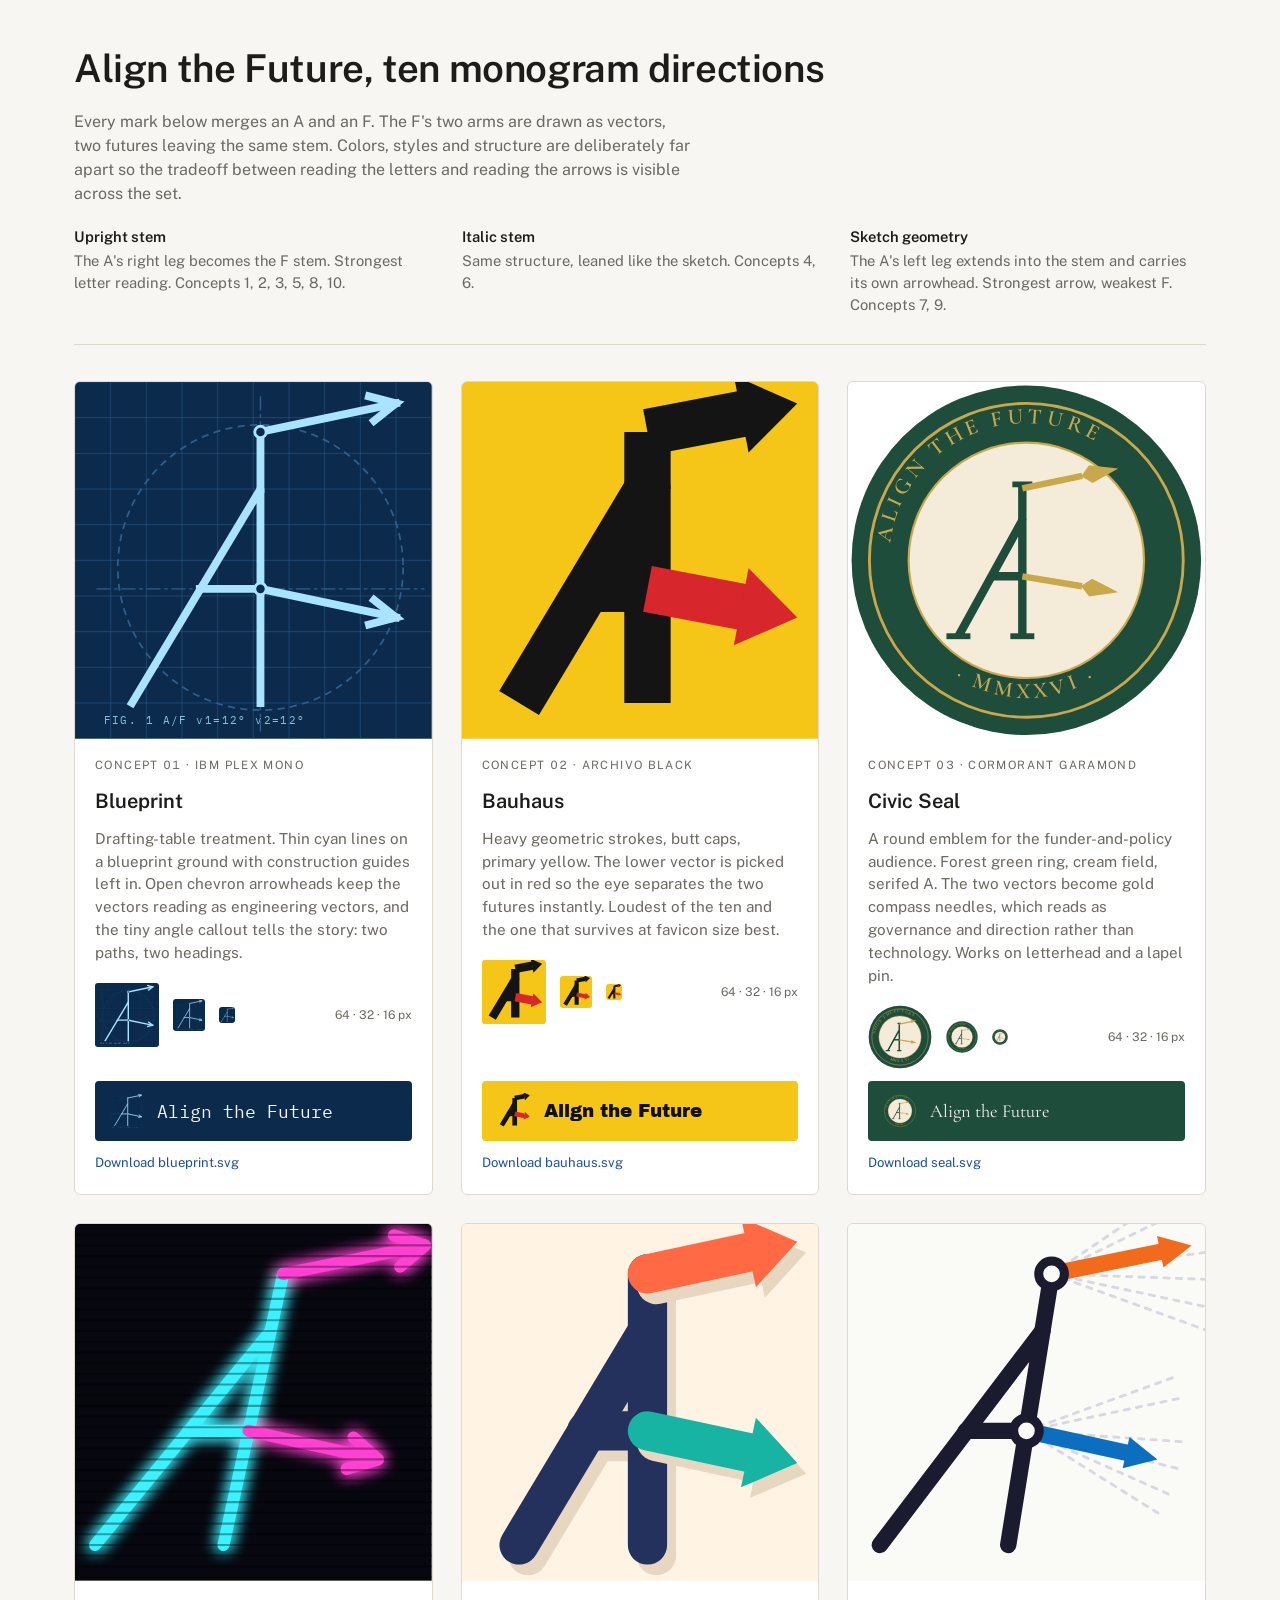
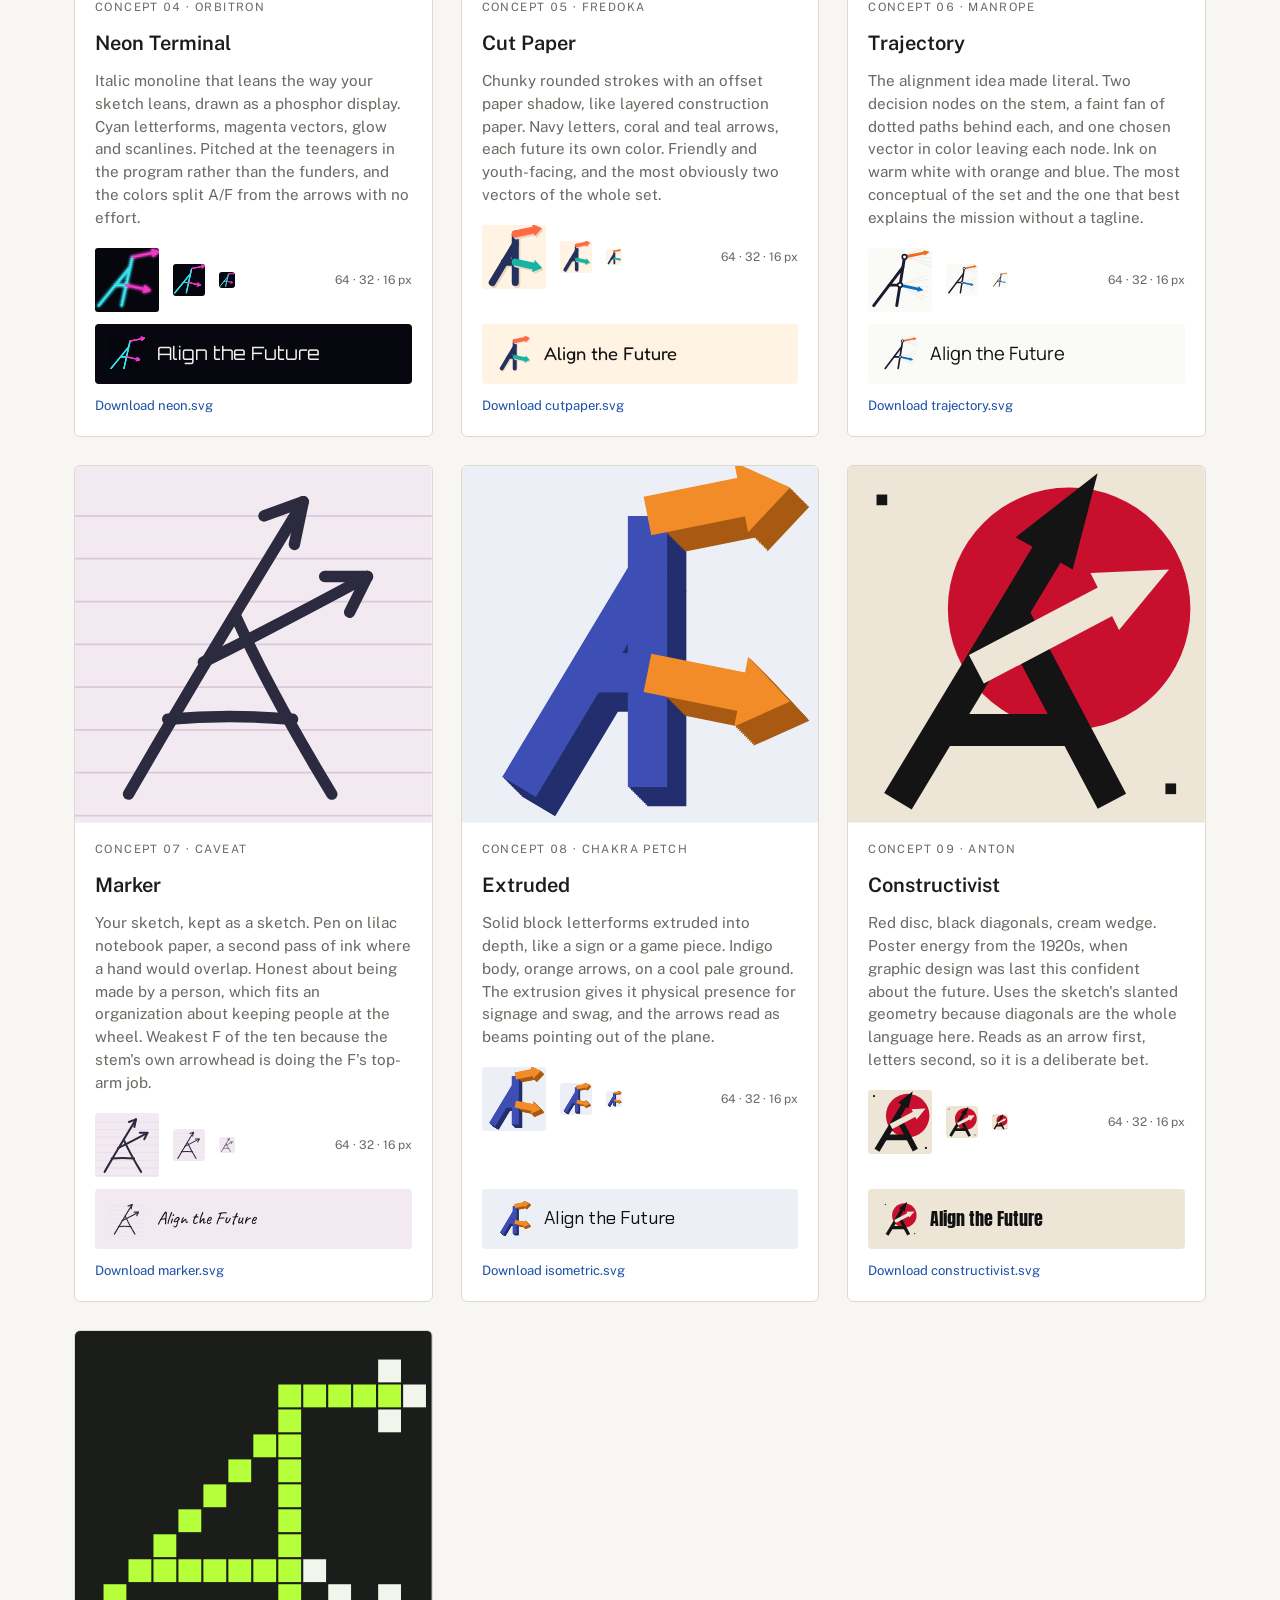
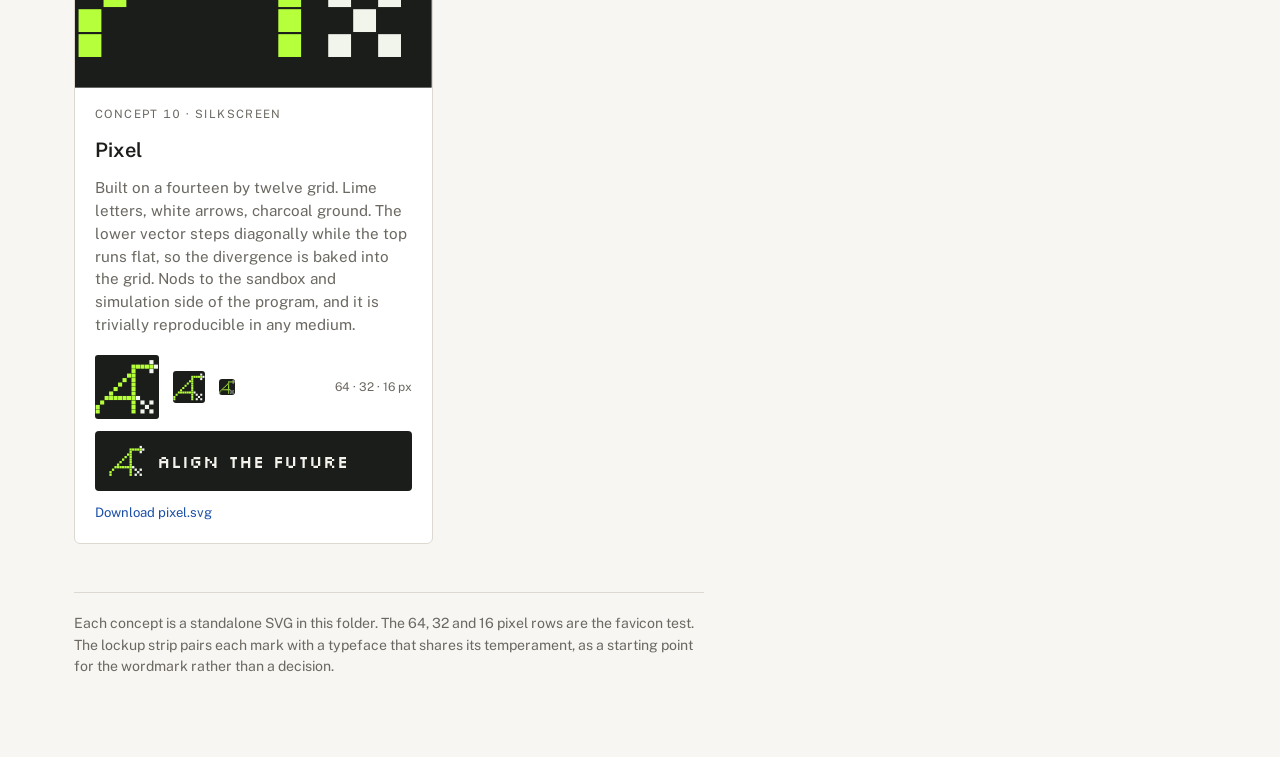
<file: docs/logo-concepts/index.html>
<!doctype html>
<html lang="en">
<head>
<meta charset="utf-8">
<meta name="viewport" content="width=device-width, initial-scale=1">
<meta name="robots" content="noindex">
<title>Align the Future Logo Concepts</title>
<link rel="preconnect" href="https://fonts.googleapis.com">
<link rel="stylesheet" href="https://fonts.googleapis.com/css2?family=Public+Sans:wght@400;600&family=IBM+Plex+Mono:wght@500&family=Archivo+Black&family=Cormorant+Garamond:wght@600&family=Orbitron:wght@600&family=Fredoka:wght@600&family=Manrope:wght@600&family=Caveat:wght@600&family=Chakra+Petch:wght@600&family=Anton&family=Silkscreen&display=swap">
<style>
:root{--bg:#F7F6F2;--ink:#1D1C1A;--muted:#6B6862;--rule:#DDD9D0;--card:#FFFFFF;--accent:#1B4FA8}
@media (prefers-color-scheme: dark){:root:not([data-theme="light"]){--bg:#15161A;--ink:#EDEBE6;--muted:#9A9890;--rule:#2C2E35;--card:#1D1F25;--accent:#8FB3FF}}
:root[data-theme="dark"]{--bg:#15161A;--ink:#EDEBE6;--muted:#9A9890;--rule:#2C2E35;--card:#1D1F25;--accent:#8FB3FF}
*{box-sizing:border-box}
body{margin:0;background:var(--bg);color:var(--ink);font-family:"Public Sans",ui-sans-serif,system-ui,-apple-system,"Segoe UI",Helvetica,Arial,sans-serif;line-height:1.5;-webkit-font-smoothing:antialiased}
.wrap{max-width:1180px;margin:0 auto;padding:40px 24px 80px}
header{display:grid;grid-template-columns:1fr;gap:12px;padding-bottom:28px;border-bottom:1px solid var(--rule);margin-bottom:36px}
header h1{margin:0;font-size:clamp(1.6rem,3.5vw,2.4rem);font-weight:600;letter-spacing:-0.01em;text-wrap:balance}
header p{margin:0;color:var(--muted);max-width:62ch}
.brief{display:grid;grid-template-columns:repeat(auto-fit,minmax(220px,1fr));gap:20px 32px;margin:8px 0 0}
.brief div{font-size:.92rem;color:var(--muted)}
.brief b{display:block;color:var(--ink);font-weight:600;margin-bottom:2px}
.grid{display:grid;grid-template-columns:repeat(auto-fill,minmax(340px,1fr));gap:28px}
.c{background:var(--card);border:1px solid var(--rule);border-radius:6px;overflow:hidden;display:flex;flex-direction:column}
.c .hero{aspect-ratio:1;display:block}
.c .hero svg{display:block;width:100%;height:100%}
.c .body{padding:18px 20px 20px;display:flex;flex-direction:column;gap:12px;flex:1}
.c .kicker{font-size:.72rem;letter-spacing:.12em;text-transform:uppercase;color:var(--muted);font-variant-numeric:tabular-nums}
.c h2{margin:0;font-size:1.25rem;font-weight:600}
.c p{margin:0;font-size:.95rem;color:var(--muted)}
.lockup{display:flex;align-items:center;gap:12px;padding:12px 14px;border-radius:4px;margin-top:auto}
.lockup svg{width:36px;height:36px;flex:none}
.lockup span{font-size:1.15rem;line-height:1.1;white-space:nowrap}
.sizes{display:flex;align-items:center;gap:14px;padding:6px 0 0}
.sizes svg{display:block;border-radius:3px}
.sizes .lbl{font-size:.75rem;color:var(--muted);margin-left:auto}
.dl{font-size:.82rem;color:var(--accent);text-decoration:none;border-bottom:1px solid transparent}
.dl:hover,.dl:focus-visible{border-bottom-color:currentColor;outline:none}
footer{margin-top:48px;padding-top:20px;border-top:1px solid var(--rule);color:var(--muted);font-size:.88rem;max-width:70ch}
</style>
</head>
<body>
<div class="wrap">
<header>
  <h1>Align the Future, ten monogram directions</h1>
  <p>Every mark below merges an A and an F. The F's two arms are drawn as vectors, two futures leaving the same stem. Colors, styles and structure are deliberately far apart so the tradeoff between reading the letters and reading the arrows is visible across the set.</p>
  <div class="brief">
    <div><b>Upright stem</b>The A's right leg becomes the F stem. Strongest letter reading. Concepts 1, 2, 3, 5, 8, 10.</div>
    <div><b>Italic stem</b>Same structure, leaned like the sketch. Concepts 4, 6.</div>
    <div><b>Sketch geometry</b>The A's left leg extends into the stem and carries its own arrowhead. Strongest arrow, weakest F. Concepts 7, 9.</div>
  </div>
</header>
<div class="grid">
<article class="c" id="blueprint">
  <div class="hero"><svg xmlns="http://www.w3.org/2000/svg" viewBox="0 0 100 100" role="img" aria-label="Align the Future monogram"><rect width="100" height="100" fill="#0B2A4C"/><line x1="0" y1="0" x2="0" y2="100" stroke="#2F5E8C" stroke-width="0.25" opacity="0.6"/><line x1="0" y1="0" x2="100" y2="0" stroke="#2F5E8C" stroke-width="0.25" opacity="0.6"/><line x1="10" y1="0" x2="10" y2="100" stroke="#2F5E8C" stroke-width="0.25" opacity="0.6"/><line x1="0" y1="10" x2="100" y2="10" stroke="#2F5E8C" stroke-width="0.25" opacity="0.6"/><line x1="20" y1="0" x2="20" y2="100" stroke="#2F5E8C" stroke-width="0.25" opacity="0.6"/><line x1="0" y1="20" x2="100" y2="20" stroke="#2F5E8C" stroke-width="0.25" opacity="0.6"/><line x1="30" y1="0" x2="30" y2="100" stroke="#2F5E8C" stroke-width="0.25" opacity="0.6"/><line x1="0" y1="30" x2="100" y2="30" stroke="#2F5E8C" stroke-width="0.25" opacity="0.6"/><line x1="40" y1="0" x2="40" y2="100" stroke="#2F5E8C" stroke-width="0.25" opacity="0.6"/><line x1="0" y1="40" x2="100" y2="40" stroke="#2F5E8C" stroke-width="0.25" opacity="0.6"/><line x1="50" y1="0" x2="50" y2="100" stroke="#2F5E8C" stroke-width="0.25" opacity="0.6"/><line x1="0" y1="50" x2="100" y2="50" stroke="#2F5E8C" stroke-width="0.25" opacity="0.6"/><line x1="60" y1="0" x2="60" y2="100" stroke="#2F5E8C" stroke-width="0.25" opacity="0.6"/><line x1="0" y1="60" x2="100" y2="60" stroke="#2F5E8C" stroke-width="0.25" opacity="0.6"/><line x1="70" y1="0" x2="70" y2="100" stroke="#2F5E8C" stroke-width="0.25" opacity="0.6"/><line x1="0" y1="70" x2="100" y2="70" stroke="#2F5E8C" stroke-width="0.25" opacity="0.6"/><line x1="80" y1="0" x2="80" y2="100" stroke="#2F5E8C" stroke-width="0.25" opacity="0.6"/><line x1="0" y1="80" x2="100" y2="80" stroke="#2F5E8C" stroke-width="0.25" opacity="0.6"/><line x1="90" y1="0" x2="90" y2="100" stroke="#2F5E8C" stroke-width="0.25" opacity="0.6"/><line x1="0" y1="90" x2="100" y2="90" stroke="#2F5E8C" stroke-width="0.25" opacity="0.6"/><line x1="100" y1="0" x2="100" y2="100" stroke="#2F5E8C" stroke-width="0.25" opacity="0.6"/><line x1="0" y1="100" x2="100" y2="100" stroke="#2F5E8C" stroke-width="0.25" opacity="0.6"/><circle cx="52" cy="52" r="40" fill="none" stroke="#2F5E8C" stroke-width="0.5" stroke-dasharray="2 1.5"/><line x1="52" y1="4" x2="52" y2="98" stroke="#2F5E8C" stroke-width="0.4" stroke-dasharray="4 1 1 1"/><line x1="6" y1="58" x2="98" y2="58" stroke="#2F5E8C" stroke-width="0.4" stroke-dasharray="4 1 1 1"/><path d="M16,90 L52,30 L52,90" fill="none" stroke="#A9E4FF" stroke-width="2.2" stroke-linecap="square" stroke-linejoin="round"/><line x1="52" y1="30" x2="52" y2="14" stroke="#A9E4FF" stroke-width="2.2" stroke-linecap="square"/><line x1="35" y1="58" x2="52" y2="58" stroke="#A9E4FF" stroke-width="2.2" stroke-linecap="square"/><line x1="52" y1="14" x2="90" y2="6" stroke="#A9E4FF" stroke-width="2.2" stroke-linecap="square"/><path d="M83.87,10.87 L90,6 L82.43,4.02" fill="none" stroke="#A9E4FF" stroke-width="2.2" stroke-linecap="square" stroke-linejoin="miter"/><line x1="52" y1="58" x2="90" y2="66" stroke="#A9E4FF" stroke-width="2.2" stroke-linecap="square"/><path d="M82.43,67.98 L90,66 L83.87,61.13" fill="none" stroke="#A9E4FF" stroke-width="2.2" stroke-linecap="square" stroke-linejoin="miter"/><circle cx="52" cy="14" r="1.6" fill="#0B2A4C" stroke="#A9E4FF" stroke-width="0.8"/><circle cx="52" cy="58" r="1.6" fill="#0B2A4C" stroke="#A9E4FF" stroke-width="0.8"/><text x="8" y="96" font-family="IBM Plex Mono, ui-monospace, monospace" font-size="3.2" fill="#A9E4FF" opacity="0.8" letter-spacing="0.4">FIG. 1  A/F  v1=12°  v2=12°</text></svg></div>
  <div class="body">
    <div class="kicker">Concept 01 · IBM Plex Mono</div>
    <h2>Blueprint</h2>
    <p>Drafting-table treatment. Thin cyan lines on a blueprint ground with construction guides left in. Open chevron arrowheads keep the vectors reading as engineering vectors, and the tiny angle callout tells the story: two paths, two headings.</p>
    <div class="sizes">
      <div style="width:64px;height:64px"><svg xmlns="http://www.w3.org/2000/svg" viewBox="0 0 100 100" role="img" aria-label="Align the Future monogram"><rect width="100" height="100" fill="#0B2A4C"/><line x1="0" y1="0" x2="0" y2="100" stroke="#2F5E8C" stroke-width="0.25" opacity="0.6"/><line x1="0" y1="0" x2="100" y2="0" stroke="#2F5E8C" stroke-width="0.25" opacity="0.6"/><line x1="10" y1="0" x2="10" y2="100" stroke="#2F5E8C" stroke-width="0.25" opacity="0.6"/><line x1="0" y1="10" x2="100" y2="10" stroke="#2F5E8C" stroke-width="0.25" opacity="0.6"/><line x1="20" y1="0" x2="20" y2="100" stroke="#2F5E8C" stroke-width="0.25" opacity="0.6"/><line x1="0" y1="20" x2="100" y2="20" stroke="#2F5E8C" stroke-width="0.25" opacity="0.6"/><line x1="30" y1="0" x2="30" y2="100" stroke="#2F5E8C" stroke-width="0.25" opacity="0.6"/><line x1="0" y1="30" x2="100" y2="30" stroke="#2F5E8C" stroke-width="0.25" opacity="0.6"/><line x1="40" y1="0" x2="40" y2="100" stroke="#2F5E8C" stroke-width="0.25" opacity="0.6"/><line x1="0" y1="40" x2="100" y2="40" stroke="#2F5E8C" stroke-width="0.25" opacity="0.6"/><line x1="50" y1="0" x2="50" y2="100" stroke="#2F5E8C" stroke-width="0.25" opacity="0.6"/><line x1="0" y1="50" x2="100" y2="50" stroke="#2F5E8C" stroke-width="0.25" opacity="0.6"/><line x1="60" y1="0" x2="60" y2="100" stroke="#2F5E8C" stroke-width="0.25" opacity="0.6"/><line x1="0" y1="60" x2="100" y2="60" stroke="#2F5E8C" stroke-width="0.25" opacity="0.6"/><line x1="70" y1="0" x2="70" y2="100" stroke="#2F5E8C" stroke-width="0.25" opacity="0.6"/><line x1="0" y1="70" x2="100" y2="70" stroke="#2F5E8C" stroke-width="0.25" opacity="0.6"/><line x1="80" y1="0" x2="80" y2="100" stroke="#2F5E8C" stroke-width="0.25" opacity="0.6"/><line x1="0" y1="80" x2="100" y2="80" stroke="#2F5E8C" stroke-width="0.25" opacity="0.6"/><line x1="90" y1="0" x2="90" y2="100" stroke="#2F5E8C" stroke-width="0.25" opacity="0.6"/><line x1="0" y1="90" x2="100" y2="90" stroke="#2F5E8C" stroke-width="0.25" opacity="0.6"/><line x1="100" y1="0" x2="100" y2="100" stroke="#2F5E8C" stroke-width="0.25" opacity="0.6"/><line x1="0" y1="100" x2="100" y2="100" stroke="#2F5E8C" stroke-width="0.25" opacity="0.6"/><circle cx="52" cy="52" r="40" fill="none" stroke="#2F5E8C" stroke-width="0.5" stroke-dasharray="2 1.5"/><line x1="52" y1="4" x2="52" y2="98" stroke="#2F5E8C" stroke-width="0.4" stroke-dasharray="4 1 1 1"/><line x1="6" y1="58" x2="98" y2="58" stroke="#2F5E8C" stroke-width="0.4" stroke-dasharray="4 1 1 1"/><path d="M16,90 L52,30 L52,90" fill="none" stroke="#A9E4FF" stroke-width="2.2" stroke-linecap="square" stroke-linejoin="round"/><line x1="52" y1="30" x2="52" y2="14" stroke="#A9E4FF" stroke-width="2.2" stroke-linecap="square"/><line x1="35" y1="58" x2="52" y2="58" stroke="#A9E4FF" stroke-width="2.2" stroke-linecap="square"/><line x1="52" y1="14" x2="90" y2="6" stroke="#A9E4FF" stroke-width="2.2" stroke-linecap="square"/><path d="M83.87,10.87 L90,6 L82.43,4.02" fill="none" stroke="#A9E4FF" stroke-width="2.2" stroke-linecap="square" stroke-linejoin="miter"/><line x1="52" y1="58" x2="90" y2="66" stroke="#A9E4FF" stroke-width="2.2" stroke-linecap="square"/><path d="M82.43,67.98 L90,66 L83.87,61.13" fill="none" stroke="#A9E4FF" stroke-width="2.2" stroke-linecap="square" stroke-linejoin="miter"/><circle cx="52" cy="14" r="1.6" fill="#0B2A4C" stroke="#A9E4FF" stroke-width="0.8"/><circle cx="52" cy="58" r="1.6" fill="#0B2A4C" stroke="#A9E4FF" stroke-width="0.8"/><text x="8" y="96" font-family="IBM Plex Mono, ui-monospace, monospace" font-size="3.2" fill="#A9E4FF" opacity="0.8" letter-spacing="0.4">FIG. 1  A/F  v1=12°  v2=12°</text></svg></div>
      <div style="width:32px;height:32px"><svg xmlns="http://www.w3.org/2000/svg" viewBox="0 0 100 100" role="img" aria-label="Align the Future monogram"><rect width="100" height="100" fill="#0B2A4C"/><line x1="0" y1="0" x2="0" y2="100" stroke="#2F5E8C" stroke-width="0.25" opacity="0.6"/><line x1="0" y1="0" x2="100" y2="0" stroke="#2F5E8C" stroke-width="0.25" opacity="0.6"/><line x1="10" y1="0" x2="10" y2="100" stroke="#2F5E8C" stroke-width="0.25" opacity="0.6"/><line x1="0" y1="10" x2="100" y2="10" stroke="#2F5E8C" stroke-width="0.25" opacity="0.6"/><line x1="20" y1="0" x2="20" y2="100" stroke="#2F5E8C" stroke-width="0.25" opacity="0.6"/><line x1="0" y1="20" x2="100" y2="20" stroke="#2F5E8C" stroke-width="0.25" opacity="0.6"/><line x1="30" y1="0" x2="30" y2="100" stroke="#2F5E8C" stroke-width="0.25" opacity="0.6"/><line x1="0" y1="30" x2="100" y2="30" stroke="#2F5E8C" stroke-width="0.25" opacity="0.6"/><line x1="40" y1="0" x2="40" y2="100" stroke="#2F5E8C" stroke-width="0.25" opacity="0.6"/><line x1="0" y1="40" x2="100" y2="40" stroke="#2F5E8C" stroke-width="0.25" opacity="0.6"/><line x1="50" y1="0" x2="50" y2="100" stroke="#2F5E8C" stroke-width="0.25" opacity="0.6"/><line x1="0" y1="50" x2="100" y2="50" stroke="#2F5E8C" stroke-width="0.25" opacity="0.6"/><line x1="60" y1="0" x2="60" y2="100" stroke="#2F5E8C" stroke-width="0.25" opacity="0.6"/><line x1="0" y1="60" x2="100" y2="60" stroke="#2F5E8C" stroke-width="0.25" opacity="0.6"/><line x1="70" y1="0" x2="70" y2="100" stroke="#2F5E8C" stroke-width="0.25" opacity="0.6"/><line x1="0" y1="70" x2="100" y2="70" stroke="#2F5E8C" stroke-width="0.25" opacity="0.6"/><line x1="80" y1="0" x2="80" y2="100" stroke="#2F5E8C" stroke-width="0.25" opacity="0.6"/><line x1="0" y1="80" x2="100" y2="80" stroke="#2F5E8C" stroke-width="0.25" opacity="0.6"/><line x1="90" y1="0" x2="90" y2="100" stroke="#2F5E8C" stroke-width="0.25" opacity="0.6"/><line x1="0" y1="90" x2="100" y2="90" stroke="#2F5E8C" stroke-width="0.25" opacity="0.6"/><line x1="100" y1="0" x2="100" y2="100" stroke="#2F5E8C" stroke-width="0.25" opacity="0.6"/><line x1="0" y1="100" x2="100" y2="100" stroke="#2F5E8C" stroke-width="0.25" opacity="0.6"/><circle cx="52" cy="52" r="40" fill="none" stroke="#2F5E8C" stroke-width="0.5" stroke-dasharray="2 1.5"/><line x1="52" y1="4" x2="52" y2="98" stroke="#2F5E8C" stroke-width="0.4" stroke-dasharray="4 1 1 1"/><line x1="6" y1="58" x2="98" y2="58" stroke="#2F5E8C" stroke-width="0.4" stroke-dasharray="4 1 1 1"/><path d="M16,90 L52,30 L52,90" fill="none" stroke="#A9E4FF" stroke-width="2.2" stroke-linecap="square" stroke-linejoin="round"/><line x1="52" y1="30" x2="52" y2="14" stroke="#A9E4FF" stroke-width="2.2" stroke-linecap="square"/><line x1="35" y1="58" x2="52" y2="58" stroke="#A9E4FF" stroke-width="2.2" stroke-linecap="square"/><line x1="52" y1="14" x2="90" y2="6" stroke="#A9E4FF" stroke-width="2.2" stroke-linecap="square"/><path d="M83.87,10.87 L90,6 L82.43,4.02" fill="none" stroke="#A9E4FF" stroke-width="2.2" stroke-linecap="square" stroke-linejoin="miter"/><line x1="52" y1="58" x2="90" y2="66" stroke="#A9E4FF" stroke-width="2.2" stroke-linecap="square"/><path d="M82.43,67.98 L90,66 L83.87,61.13" fill="none" stroke="#A9E4FF" stroke-width="2.2" stroke-linecap="square" stroke-linejoin="miter"/><circle cx="52" cy="14" r="1.6" fill="#0B2A4C" stroke="#A9E4FF" stroke-width="0.8"/><circle cx="52" cy="58" r="1.6" fill="#0B2A4C" stroke="#A9E4FF" stroke-width="0.8"/><text x="8" y="96" font-family="IBM Plex Mono, ui-monospace, monospace" font-size="3.2" fill="#A9E4FF" opacity="0.8" letter-spacing="0.4">FIG. 1  A/F  v1=12°  v2=12°</text></svg></div>
      <div style="width:16px;height:16px"><svg xmlns="http://www.w3.org/2000/svg" viewBox="0 0 100 100" role="img" aria-label="Align the Future monogram"><rect width="100" height="100" fill="#0B2A4C"/><line x1="0" y1="0" x2="0" y2="100" stroke="#2F5E8C" stroke-width="0.25" opacity="0.6"/><line x1="0" y1="0" x2="100" y2="0" stroke="#2F5E8C" stroke-width="0.25" opacity="0.6"/><line x1="10" y1="0" x2="10" y2="100" stroke="#2F5E8C" stroke-width="0.25" opacity="0.6"/><line x1="0" y1="10" x2="100" y2="10" stroke="#2F5E8C" stroke-width="0.25" opacity="0.6"/><line x1="20" y1="0" x2="20" y2="100" stroke="#2F5E8C" stroke-width="0.25" opacity="0.6"/><line x1="0" y1="20" x2="100" y2="20" stroke="#2F5E8C" stroke-width="0.25" opacity="0.6"/><line x1="30" y1="0" x2="30" y2="100" stroke="#2F5E8C" stroke-width="0.25" opacity="0.6"/><line x1="0" y1="30" x2="100" y2="30" stroke="#2F5E8C" stroke-width="0.25" opacity="0.6"/><line x1="40" y1="0" x2="40" y2="100" stroke="#2F5E8C" stroke-width="0.25" opacity="0.6"/><line x1="0" y1="40" x2="100" y2="40" stroke="#2F5E8C" stroke-width="0.25" opacity="0.6"/><line x1="50" y1="0" x2="50" y2="100" stroke="#2F5E8C" stroke-width="0.25" opacity="0.6"/><line x1="0" y1="50" x2="100" y2="50" stroke="#2F5E8C" stroke-width="0.25" opacity="0.6"/><line x1="60" y1="0" x2="60" y2="100" stroke="#2F5E8C" stroke-width="0.25" opacity="0.6"/><line x1="0" y1="60" x2="100" y2="60" stroke="#2F5E8C" stroke-width="0.25" opacity="0.6"/><line x1="70" y1="0" x2="70" y2="100" stroke="#2F5E8C" stroke-width="0.25" opacity="0.6"/><line x1="0" y1="70" x2="100" y2="70" stroke="#2F5E8C" stroke-width="0.25" opacity="0.6"/><line x1="80" y1="0" x2="80" y2="100" stroke="#2F5E8C" stroke-width="0.25" opacity="0.6"/><line x1="0" y1="80" x2="100" y2="80" stroke="#2F5E8C" stroke-width="0.25" opacity="0.6"/><line x1="90" y1="0" x2="90" y2="100" stroke="#2F5E8C" stroke-width="0.25" opacity="0.6"/><line x1="0" y1="90" x2="100" y2="90" stroke="#2F5E8C" stroke-width="0.25" opacity="0.6"/><line x1="100" y1="0" x2="100" y2="100" stroke="#2F5E8C" stroke-width="0.25" opacity="0.6"/><line x1="0" y1="100" x2="100" y2="100" stroke="#2F5E8C" stroke-width="0.25" opacity="0.6"/><circle cx="52" cy="52" r="40" fill="none" stroke="#2F5E8C" stroke-width="0.5" stroke-dasharray="2 1.5"/><line x1="52" y1="4" x2="52" y2="98" stroke="#2F5E8C" stroke-width="0.4" stroke-dasharray="4 1 1 1"/><line x1="6" y1="58" x2="98" y2="58" stroke="#2F5E8C" stroke-width="0.4" stroke-dasharray="4 1 1 1"/><path d="M16,90 L52,30 L52,90" fill="none" stroke="#A9E4FF" stroke-width="2.2" stroke-linecap="square" stroke-linejoin="round"/><line x1="52" y1="30" x2="52" y2="14" stroke="#A9E4FF" stroke-width="2.2" stroke-linecap="square"/><line x1="35" y1="58" x2="52" y2="58" stroke="#A9E4FF" stroke-width="2.2" stroke-linecap="square"/><line x1="52" y1="14" x2="90" y2="6" stroke="#A9E4FF" stroke-width="2.2" stroke-linecap="square"/><path d="M83.87,10.87 L90,6 L82.43,4.02" fill="none" stroke="#A9E4FF" stroke-width="2.2" stroke-linecap="square" stroke-linejoin="miter"/><line x1="52" y1="58" x2="90" y2="66" stroke="#A9E4FF" stroke-width="2.2" stroke-linecap="square"/><path d="M82.43,67.98 L90,66 L83.87,61.13" fill="none" stroke="#A9E4FF" stroke-width="2.2" stroke-linecap="square" stroke-linejoin="miter"/><circle cx="52" cy="14" r="1.6" fill="#0B2A4C" stroke="#A9E4FF" stroke-width="0.8"/><circle cx="52" cy="58" r="1.6" fill="#0B2A4C" stroke="#A9E4FF" stroke-width="0.8"/><text x="8" y="96" font-family="IBM Plex Mono, ui-monospace, monospace" font-size="3.2" fill="#A9E4FF" opacity="0.8" letter-spacing="0.4">FIG. 1  A/F  v1=12°  v2=12°</text></svg></div>
      <span class="lbl">64 · 32 · 16 px</span>
    </div>
    <div class="lockup" style="background:#0B2A4C;color:#F4F2EC"><svg xmlns="http://www.w3.org/2000/svg" viewBox="0 0 100 100" role="img" aria-label="Align the Future monogram"><rect width="100" height="100" fill="#0B2A4C"/><line x1="0" y1="0" x2="0" y2="100" stroke="#2F5E8C" stroke-width="0.25" opacity="0.6"/><line x1="0" y1="0" x2="100" y2="0" stroke="#2F5E8C" stroke-width="0.25" opacity="0.6"/><line x1="10" y1="0" x2="10" y2="100" stroke="#2F5E8C" stroke-width="0.25" opacity="0.6"/><line x1="0" y1="10" x2="100" y2="10" stroke="#2F5E8C" stroke-width="0.25" opacity="0.6"/><line x1="20" y1="0" x2="20" y2="100" stroke="#2F5E8C" stroke-width="0.25" opacity="0.6"/><line x1="0" y1="20" x2="100" y2="20" stroke="#2F5E8C" stroke-width="0.25" opacity="0.6"/><line x1="30" y1="0" x2="30" y2="100" stroke="#2F5E8C" stroke-width="0.25" opacity="0.6"/><line x1="0" y1="30" x2="100" y2="30" stroke="#2F5E8C" stroke-width="0.25" opacity="0.6"/><line x1="40" y1="0" x2="40" y2="100" stroke="#2F5E8C" stroke-width="0.25" opacity="0.6"/><line x1="0" y1="40" x2="100" y2="40" stroke="#2F5E8C" stroke-width="0.25" opacity="0.6"/><line x1="50" y1="0" x2="50" y2="100" stroke="#2F5E8C" stroke-width="0.25" opacity="0.6"/><line x1="0" y1="50" x2="100" y2="50" stroke="#2F5E8C" stroke-width="0.25" opacity="0.6"/><line x1="60" y1="0" x2="60" y2="100" stroke="#2F5E8C" stroke-width="0.25" opacity="0.6"/><line x1="0" y1="60" x2="100" y2="60" stroke="#2F5E8C" stroke-width="0.25" opacity="0.6"/><line x1="70" y1="0" x2="70" y2="100" stroke="#2F5E8C" stroke-width="0.25" opacity="0.6"/><line x1="0" y1="70" x2="100" y2="70" stroke="#2F5E8C" stroke-width="0.25" opacity="0.6"/><line x1="80" y1="0" x2="80" y2="100" stroke="#2F5E8C" stroke-width="0.25" opacity="0.6"/><line x1="0" y1="80" x2="100" y2="80" stroke="#2F5E8C" stroke-width="0.25" opacity="0.6"/><line x1="90" y1="0" x2="90" y2="100" stroke="#2F5E8C" stroke-width="0.25" opacity="0.6"/><line x1="0" y1="90" x2="100" y2="90" stroke="#2F5E8C" stroke-width="0.25" opacity="0.6"/><line x1="100" y1="0" x2="100" y2="100" stroke="#2F5E8C" stroke-width="0.25" opacity="0.6"/><line x1="0" y1="100" x2="100" y2="100" stroke="#2F5E8C" stroke-width="0.25" opacity="0.6"/><circle cx="52" cy="52" r="40" fill="none" stroke="#2F5E8C" stroke-width="0.5" stroke-dasharray="2 1.5"/><line x1="52" y1="4" x2="52" y2="98" stroke="#2F5E8C" stroke-width="0.4" stroke-dasharray="4 1 1 1"/><line x1="6" y1="58" x2="98" y2="58" stroke="#2F5E8C" stroke-width="0.4" stroke-dasharray="4 1 1 1"/><path d="M16,90 L52,30 L52,90" fill="none" stroke="#A9E4FF" stroke-width="2.2" stroke-linecap="square" stroke-linejoin="round"/><line x1="52" y1="30" x2="52" y2="14" stroke="#A9E4FF" stroke-width="2.2" stroke-linecap="square"/><line x1="35" y1="58" x2="52" y2="58" stroke="#A9E4FF" stroke-width="2.2" stroke-linecap="square"/><line x1="52" y1="14" x2="90" y2="6" stroke="#A9E4FF" stroke-width="2.2" stroke-linecap="square"/><path d="M83.87,10.87 L90,6 L82.43,4.02" fill="none" stroke="#A9E4FF" stroke-width="2.2" stroke-linecap="square" stroke-linejoin="miter"/><line x1="52" y1="58" x2="90" y2="66" stroke="#A9E4FF" stroke-width="2.2" stroke-linecap="square"/><path d="M82.43,67.98 L90,66 L83.87,61.13" fill="none" stroke="#A9E4FF" stroke-width="2.2" stroke-linecap="square" stroke-linejoin="miter"/><circle cx="52" cy="14" r="1.6" fill="#0B2A4C" stroke="#A9E4FF" stroke-width="0.8"/><circle cx="52" cy="58" r="1.6" fill="#0B2A4C" stroke="#A9E4FF" stroke-width="0.8"/><text x="8" y="96" font-family="IBM Plex Mono, ui-monospace, monospace" font-size="3.2" fill="#A9E4FF" opacity="0.8" letter-spacing="0.4">FIG. 1  A/F  v1=12°  v2=12°</text></svg><span style="font-family:'IBM Plex Mono',sans-serif">Align the Future</span></div>
    <a class="dl" href="blueprint.svg" download>Download blueprint.svg</a>
  </div>
</article>
<article class="c" id="bauhaus">
  <div class="hero"><svg xmlns="http://www.w3.org/2000/svg" viewBox="0 0 100 100" role="img" aria-label="Align the Future monogram"><rect width="100" height="100" fill="#F5C518"/><path d="M16,90 L52,30 L52,90" fill="none" stroke="#141414" stroke-width="13" stroke-linecap="butt" stroke-linejoin="round"/><line x1="52" y1="30" x2="52" y2="14" stroke="#141414" stroke-width="13" stroke-linecap="butt"/><line x1="35" y1="58" x2="52" y2="58" stroke="#141414" stroke-width="13" stroke-linecap="butt"/><line x1="52" y1="14" x2="78.77" y2="8.9" stroke="#141414" stroke-width="13" stroke-linecap="butt"/><polygon points="94,6 80.34,19.8 76.22,-1.81" fill="#141414"/><line x1="52" y1="58" x2="78.77" y2="63.1" stroke="#D7262C" stroke-width="13" stroke-linecap="butt"/><polygon points="94,66 76.22,73.81 80.34,52.2" fill="#D7262C"/></svg></div>
  <div class="body">
    <div class="kicker">Concept 02 · Archivo Black</div>
    <h2>Bauhaus</h2>
    <p>Heavy geometric strokes, butt caps, primary yellow. The lower vector is picked out in red so the eye separates the two futures instantly. Loudest of the ten and the one that survives at favicon size best.</p>
    <div class="sizes">
      <div style="width:64px;height:64px"><svg xmlns="http://www.w3.org/2000/svg" viewBox="0 0 100 100" role="img" aria-label="Align the Future monogram"><rect width="100" height="100" fill="#F5C518"/><path d="M16,90 L52,30 L52,90" fill="none" stroke="#141414" stroke-width="13" stroke-linecap="butt" stroke-linejoin="round"/><line x1="52" y1="30" x2="52" y2="14" stroke="#141414" stroke-width="13" stroke-linecap="butt"/><line x1="35" y1="58" x2="52" y2="58" stroke="#141414" stroke-width="13" stroke-linecap="butt"/><line x1="52" y1="14" x2="78.77" y2="8.9" stroke="#141414" stroke-width="13" stroke-linecap="butt"/><polygon points="94,6 80.34,19.8 76.22,-1.81" fill="#141414"/><line x1="52" y1="58" x2="78.77" y2="63.1" stroke="#D7262C" stroke-width="13" stroke-linecap="butt"/><polygon points="94,66 76.22,73.81 80.34,52.2" fill="#D7262C"/></svg></div>
      <div style="width:32px;height:32px"><svg xmlns="http://www.w3.org/2000/svg" viewBox="0 0 100 100" role="img" aria-label="Align the Future monogram"><rect width="100" height="100" fill="#F5C518"/><path d="M16,90 L52,30 L52,90" fill="none" stroke="#141414" stroke-width="13" stroke-linecap="butt" stroke-linejoin="round"/><line x1="52" y1="30" x2="52" y2="14" stroke="#141414" stroke-width="13" stroke-linecap="butt"/><line x1="35" y1="58" x2="52" y2="58" stroke="#141414" stroke-width="13" stroke-linecap="butt"/><line x1="52" y1="14" x2="78.77" y2="8.9" stroke="#141414" stroke-width="13" stroke-linecap="butt"/><polygon points="94,6 80.34,19.8 76.22,-1.81" fill="#141414"/><line x1="52" y1="58" x2="78.77" y2="63.1" stroke="#D7262C" stroke-width="13" stroke-linecap="butt"/><polygon points="94,66 76.22,73.81 80.34,52.2" fill="#D7262C"/></svg></div>
      <div style="width:16px;height:16px"><svg xmlns="http://www.w3.org/2000/svg" viewBox="0 0 100 100" role="img" aria-label="Align the Future monogram"><rect width="100" height="100" fill="#F5C518"/><path d="M16,90 L52,30 L52,90" fill="none" stroke="#141414" stroke-width="13" stroke-linecap="butt" stroke-linejoin="round"/><line x1="52" y1="30" x2="52" y2="14" stroke="#141414" stroke-width="13" stroke-linecap="butt"/><line x1="35" y1="58" x2="52" y2="58" stroke="#141414" stroke-width="13" stroke-linecap="butt"/><line x1="52" y1="14" x2="78.77" y2="8.9" stroke="#141414" stroke-width="13" stroke-linecap="butt"/><polygon points="94,6 80.34,19.8 76.22,-1.81" fill="#141414"/><line x1="52" y1="58" x2="78.77" y2="63.1" stroke="#D7262C" stroke-width="13" stroke-linecap="butt"/><polygon points="94,66 76.22,73.81 80.34,52.2" fill="#D7262C"/></svg></div>
      <span class="lbl">64 · 32 · 16 px</span>
    </div>
    <div class="lockup" style="background:#F5C518;color:#111111"><svg xmlns="http://www.w3.org/2000/svg" viewBox="0 0 100 100" role="img" aria-label="Align the Future monogram"><rect width="100" height="100" fill="#F5C518"/><path d="M16,90 L52,30 L52,90" fill="none" stroke="#141414" stroke-width="13" stroke-linecap="butt" stroke-linejoin="round"/><line x1="52" y1="30" x2="52" y2="14" stroke="#141414" stroke-width="13" stroke-linecap="butt"/><line x1="35" y1="58" x2="52" y2="58" stroke="#141414" stroke-width="13" stroke-linecap="butt"/><line x1="52" y1="14" x2="78.77" y2="8.9" stroke="#141414" stroke-width="13" stroke-linecap="butt"/><polygon points="94,6 80.34,19.8 76.22,-1.81" fill="#141414"/><line x1="52" y1="58" x2="78.77" y2="63.1" stroke="#D7262C" stroke-width="13" stroke-linecap="butt"/><polygon points="94,66 76.22,73.81 80.34,52.2" fill="#D7262C"/></svg><span style="font-family:'Archivo Black',sans-serif">Align the Future</span></div>
    <a class="dl" href="bauhaus.svg" download>Download bauhaus.svg</a>
  </div>
</article>
<article class="c" id="seal">
  <div class="hero"><svg xmlns="http://www.w3.org/2000/svg" viewBox="0 0 100 100" role="img" aria-label="Align the Future monogram"><circle cx="50" cy="50" r="49" fill="#1E4D3B"/><circle cx="50" cy="50" r="44" fill="none" stroke="#C9A84C" stroke-width="0.8"/><circle cx="50" cy="50" r="33" fill="#F4ECD8"/><circle cx="50" cy="50" r="33" fill="none" stroke="#C9A84C" stroke-width="0.6"/><path id="ring" d="M50,50 m-38.5,0 a38.5,38.5 0 1,1 77,0 a38.5,38.5 0 1,1 -77,0" fill="none"/><text font-family="Cormorant Garamond, Georgia, serif" font-size="6.2" font-weight="600" fill="#C9A84C" letter-spacing="1.2"><textPath href="#ring" startOffset="2%">ALIGN THE FUTURE</textPath></text><path id="ringb" d="M50,50 m-38.5,0 a38.5,38.5 0 0,0 77,0" fill="none"/><text font-family="Cormorant Garamond, Georgia, serif" font-size="6.2" font-weight="600" fill="#C9A84C" letter-spacing="1.2" text-anchor="middle"><textPath href="#ringb" startOffset="50%">· MMXXVI ·</textPath></text><g transform="translate(19.76,20.88) scale(0.56)"><path d="M20,90 L52,32 L52,90" fill="none" stroke="#1E4D3B" stroke-width="4.2" stroke-linecap="butt" stroke-linejoin="round"/><line x1="52" y1="32" x2="52" y2="14" stroke="#1E4D3B" stroke-width="4.2" stroke-linecap="butt"/><line x1="36" y1="60" x2="52" y2="60" stroke="#1E4D3B" stroke-width="4.2" stroke-linecap="butt"/><line x1="14" y1="90" x2="26" y2="90" stroke="#1E4D3B" stroke-width="2.94" stroke-linecap="butt"/><line x1="46" y1="90" x2="58" y2="90" stroke="#1E4D3B" stroke-width="2.94" stroke-linecap="butt"/><line x1="47" y1="14" x2="57" y2="14" stroke="#1E4D3B" stroke-width="2.94" stroke-linecap="butt"/><line x1="52" y1="16" x2="81.99" y2="9.75" stroke="#C9A84C" stroke-width="3.2" stroke-linecap="butt"/><polygon points="100,6 87.21,13.26 81.5,9.85 85.38,4.45" fill="#C9A84C"/><line x1="52" y1="60" x2="81.85" y2="64.98" stroke="#C9A84C" stroke-width="3.2" stroke-linecap="butt"/><polygon points="100,68 85.45,70.14 81.36,64.89 86.93,61.26" fill="#C9A84C"/></g></svg></div>
  <div class="body">
    <div class="kicker">Concept 03 · Cormorant Garamond</div>
    <h2>Civic Seal</h2>
    <p>A round emblem for the funder-and-policy audience. Forest green ring, cream field, serifed A. The two vectors become gold compass needles, which reads as governance and direction rather than technology. Works on letterhead and a lapel pin.</p>
    <div class="sizes">
      <div style="width:64px;height:64px"><svg xmlns="http://www.w3.org/2000/svg" viewBox="0 0 100 100" role="img" aria-label="Align the Future monogram"><circle cx="50" cy="50" r="49" fill="#1E4D3B"/><circle cx="50" cy="50" r="44" fill="none" stroke="#C9A84C" stroke-width="0.8"/><circle cx="50" cy="50" r="33" fill="#F4ECD8"/><circle cx="50" cy="50" r="33" fill="none" stroke="#C9A84C" stroke-width="0.6"/><path id="ring" d="M50,50 m-38.5,0 a38.5,38.5 0 1,1 77,0 a38.5,38.5 0 1,1 -77,0" fill="none"/><text font-family="Cormorant Garamond, Georgia, serif" font-size="6.2" font-weight="600" fill="#C9A84C" letter-spacing="1.2"><textPath href="#ring" startOffset="2%">ALIGN THE FUTURE</textPath></text><path id="ringb" d="M50,50 m-38.5,0 a38.5,38.5 0 0,0 77,0" fill="none"/><text font-family="Cormorant Garamond, Georgia, serif" font-size="6.2" font-weight="600" fill="#C9A84C" letter-spacing="1.2" text-anchor="middle"><textPath href="#ringb" startOffset="50%">· MMXXVI ·</textPath></text><g transform="translate(19.76,20.88) scale(0.56)"><path d="M20,90 L52,32 L52,90" fill="none" stroke="#1E4D3B" stroke-width="4.2" stroke-linecap="butt" stroke-linejoin="round"/><line x1="52" y1="32" x2="52" y2="14" stroke="#1E4D3B" stroke-width="4.2" stroke-linecap="butt"/><line x1="36" y1="60" x2="52" y2="60" stroke="#1E4D3B" stroke-width="4.2" stroke-linecap="butt"/><line x1="14" y1="90" x2="26" y2="90" stroke="#1E4D3B" stroke-width="2.94" stroke-linecap="butt"/><line x1="46" y1="90" x2="58" y2="90" stroke="#1E4D3B" stroke-width="2.94" stroke-linecap="butt"/><line x1="47" y1="14" x2="57" y2="14" stroke="#1E4D3B" stroke-width="2.94" stroke-linecap="butt"/><line x1="52" y1="16" x2="81.99" y2="9.75" stroke="#C9A84C" stroke-width="3.2" stroke-linecap="butt"/><polygon points="100,6 87.21,13.26 81.5,9.85 85.38,4.45" fill="#C9A84C"/><line x1="52" y1="60" x2="81.85" y2="64.98" stroke="#C9A84C" stroke-width="3.2" stroke-linecap="butt"/><polygon points="100,68 85.45,70.14 81.36,64.89 86.93,61.26" fill="#C9A84C"/></g></svg></div>
      <div style="width:32px;height:32px"><svg xmlns="http://www.w3.org/2000/svg" viewBox="0 0 100 100" role="img" aria-label="Align the Future monogram"><circle cx="50" cy="50" r="49" fill="#1E4D3B"/><circle cx="50" cy="50" r="44" fill="none" stroke="#C9A84C" stroke-width="0.8"/><circle cx="50" cy="50" r="33" fill="#F4ECD8"/><circle cx="50" cy="50" r="33" fill="none" stroke="#C9A84C" stroke-width="0.6"/><path id="ring" d="M50,50 m-38.5,0 a38.5,38.5 0 1,1 77,0 a38.5,38.5 0 1,1 -77,0" fill="none"/><text font-family="Cormorant Garamond, Georgia, serif" font-size="6.2" font-weight="600" fill="#C9A84C" letter-spacing="1.2"><textPath href="#ring" startOffset="2%">ALIGN THE FUTURE</textPath></text><path id="ringb" d="M50,50 m-38.5,0 a38.5,38.5 0 0,0 77,0" fill="none"/><text font-family="Cormorant Garamond, Georgia, serif" font-size="6.2" font-weight="600" fill="#C9A84C" letter-spacing="1.2" text-anchor="middle"><textPath href="#ringb" startOffset="50%">· MMXXVI ·</textPath></text><g transform="translate(19.76,20.88) scale(0.56)"><path d="M20,90 L52,32 L52,90" fill="none" stroke="#1E4D3B" stroke-width="4.2" stroke-linecap="butt" stroke-linejoin="round"/><line x1="52" y1="32" x2="52" y2="14" stroke="#1E4D3B" stroke-width="4.2" stroke-linecap="butt"/><line x1="36" y1="60" x2="52" y2="60" stroke="#1E4D3B" stroke-width="4.2" stroke-linecap="butt"/><line x1="14" y1="90" x2="26" y2="90" stroke="#1E4D3B" stroke-width="2.94" stroke-linecap="butt"/><line x1="46" y1="90" x2="58" y2="90" stroke="#1E4D3B" stroke-width="2.94" stroke-linecap="butt"/><line x1="47" y1="14" x2="57" y2="14" stroke="#1E4D3B" stroke-width="2.94" stroke-linecap="butt"/><line x1="52" y1="16" x2="81.99" y2="9.75" stroke="#C9A84C" stroke-width="3.2" stroke-linecap="butt"/><polygon points="100,6 87.21,13.26 81.5,9.85 85.38,4.45" fill="#C9A84C"/><line x1="52" y1="60" x2="81.85" y2="64.98" stroke="#C9A84C" stroke-width="3.2" stroke-linecap="butt"/><polygon points="100,68 85.45,70.14 81.36,64.89 86.93,61.26" fill="#C9A84C"/></g></svg></div>
      <div style="width:16px;height:16px"><svg xmlns="http://www.w3.org/2000/svg" viewBox="0 0 100 100" role="img" aria-label="Align the Future monogram"><circle cx="50" cy="50" r="49" fill="#1E4D3B"/><circle cx="50" cy="50" r="44" fill="none" stroke="#C9A84C" stroke-width="0.8"/><circle cx="50" cy="50" r="33" fill="#F4ECD8"/><circle cx="50" cy="50" r="33" fill="none" stroke="#C9A84C" stroke-width="0.6"/><path id="ring" d="M50,50 m-38.5,0 a38.5,38.5 0 1,1 77,0 a38.5,38.5 0 1,1 -77,0" fill="none"/><text font-family="Cormorant Garamond, Georgia, serif" font-size="6.2" font-weight="600" fill="#C9A84C" letter-spacing="1.2"><textPath href="#ring" startOffset="2%">ALIGN THE FUTURE</textPath></text><path id="ringb" d="M50,50 m-38.5,0 a38.5,38.5 0 0,0 77,0" fill="none"/><text font-family="Cormorant Garamond, Georgia, serif" font-size="6.2" font-weight="600" fill="#C9A84C" letter-spacing="1.2" text-anchor="middle"><textPath href="#ringb" startOffset="50%">· MMXXVI ·</textPath></text><g transform="translate(19.76,20.88) scale(0.56)"><path d="M20,90 L52,32 L52,90" fill="none" stroke="#1E4D3B" stroke-width="4.2" stroke-linecap="butt" stroke-linejoin="round"/><line x1="52" y1="32" x2="52" y2="14" stroke="#1E4D3B" stroke-width="4.2" stroke-linecap="butt"/><line x1="36" y1="60" x2="52" y2="60" stroke="#1E4D3B" stroke-width="4.2" stroke-linecap="butt"/><line x1="14" y1="90" x2="26" y2="90" stroke="#1E4D3B" stroke-width="2.94" stroke-linecap="butt"/><line x1="46" y1="90" x2="58" y2="90" stroke="#1E4D3B" stroke-width="2.94" stroke-linecap="butt"/><line x1="47" y1="14" x2="57" y2="14" stroke="#1E4D3B" stroke-width="2.94" stroke-linecap="butt"/><line x1="52" y1="16" x2="81.99" y2="9.75" stroke="#C9A84C" stroke-width="3.2" stroke-linecap="butt"/><polygon points="100,6 87.21,13.26 81.5,9.85 85.38,4.45" fill="#C9A84C"/><line x1="52" y1="60" x2="81.85" y2="64.98" stroke="#C9A84C" stroke-width="3.2" stroke-linecap="butt"/><polygon points="100,68 85.45,70.14 81.36,64.89 86.93,61.26" fill="#C9A84C"/></g></svg></div>
      <span class="lbl">64 · 32 · 16 px</span>
    </div>
    <div class="lockup" style="background:#1E4D3B;color:#F4F2EC"><svg xmlns="http://www.w3.org/2000/svg" viewBox="0 0 100 100" role="img" aria-label="Align the Future monogram"><circle cx="50" cy="50" r="49" fill="#1E4D3B"/><circle cx="50" cy="50" r="44" fill="none" stroke="#C9A84C" stroke-width="0.8"/><circle cx="50" cy="50" r="33" fill="#F4ECD8"/><circle cx="50" cy="50" r="33" fill="none" stroke="#C9A84C" stroke-width="0.6"/><path id="ring" d="M50,50 m-38.5,0 a38.5,38.5 0 1,1 77,0 a38.5,38.5 0 1,1 -77,0" fill="none"/><text font-family="Cormorant Garamond, Georgia, serif" font-size="6.2" font-weight="600" fill="#C9A84C" letter-spacing="1.2"><textPath href="#ring" startOffset="2%">ALIGN THE FUTURE</textPath></text><path id="ringb" d="M50,50 m-38.5,0 a38.5,38.5 0 0,0 77,0" fill="none"/><text font-family="Cormorant Garamond, Georgia, serif" font-size="6.2" font-weight="600" fill="#C9A84C" letter-spacing="1.2" text-anchor="middle"><textPath href="#ringb" startOffset="50%">· MMXXVI ·</textPath></text><g transform="translate(19.76,20.88) scale(0.56)"><path d="M20,90 L52,32 L52,90" fill="none" stroke="#1E4D3B" stroke-width="4.2" stroke-linecap="butt" stroke-linejoin="round"/><line x1="52" y1="32" x2="52" y2="14" stroke="#1E4D3B" stroke-width="4.2" stroke-linecap="butt"/><line x1="36" y1="60" x2="52" y2="60" stroke="#1E4D3B" stroke-width="4.2" stroke-linecap="butt"/><line x1="14" y1="90" x2="26" y2="90" stroke="#1E4D3B" stroke-width="2.94" stroke-linecap="butt"/><line x1="46" y1="90" x2="58" y2="90" stroke="#1E4D3B" stroke-width="2.94" stroke-linecap="butt"/><line x1="47" y1="14" x2="57" y2="14" stroke="#1E4D3B" stroke-width="2.94" stroke-linecap="butt"/><line x1="52" y1="16" x2="81.99" y2="9.75" stroke="#C9A84C" stroke-width="3.2" stroke-linecap="butt"/><polygon points="100,6 87.21,13.26 81.5,9.85 85.38,4.45" fill="#C9A84C"/><line x1="52" y1="60" x2="81.85" y2="64.98" stroke="#C9A84C" stroke-width="3.2" stroke-linecap="butt"/><polygon points="100,68 85.45,70.14 81.36,64.89 86.93,61.26" fill="#C9A84C"/></g></svg><span style="font-family:'Cormorant Garamond',sans-serif">Align the Future</span></div>
    <a class="dl" href="seal.svg" download>Download seal.svg</a>
  </div>
</article>
<article class="c" id="neon">
  <div class="hero"><svg xmlns="http://www.w3.org/2000/svg" viewBox="0 0 100 100" role="img" aria-label="Align the Future monogram"><defs><filter id="glow" x="-30%" y="-30%" width="160%" height="160%"><feGaussianBlur stdDeviation="2.2" result="b"/><feMerge><feMergeNode in="b"/><feMergeNode in="b"/><feMergeNode in="SourceGraphic"/></feMerge></filter></defs><rect width="100" height="100" fill="#07070F"/><g filter="url(#glow)"><path d="M5.64,90 L54.84,30 L41.64,90" fill="none" stroke="#3DF2FF" stroke-width="3.4" stroke-linecap="round" stroke-linejoin="round"/><line x1="54.84" y1="30" x2="58.36" y2="14" stroke="#3DF2FF" stroke-width="3.4" stroke-linecap="round"/><line x1="31.68" y1="58" x2="48.68" y2="58" stroke="#3DF2FF" stroke-width="3.4" stroke-linecap="round"/><line x1="58.36" y1="14" x2="98.12" y2="6" stroke="#FF3FD3" stroke-width="3.4" stroke-linecap="round"/><path d="M91.16,11.99 L98.12,6 L89.39,3.17" fill="none" stroke="#FF3FD3" stroke-width="3.4" stroke-linecap="round" stroke-linejoin="round"/><line x1="48.68" y1="58" x2="84.92" y2="66" stroke="#FF3FD3" stroke-width="3.4" stroke-linecap="round"/><path d="M76.14,68.67 L84.92,66 L78.08,59.88" fill="none" stroke="#FF3FD3" stroke-width="3.4" stroke-linecap="round" stroke-linejoin="round"/></g><line x1="0" y1="0" x2="100" y2="0" stroke="#000" stroke-width="0.6" opacity="0.35"/><line x1="0" y1="3" x2="100" y2="3" stroke="#000" stroke-width="0.6" opacity="0.35"/><line x1="0" y1="6" x2="100" y2="6" stroke="#000" stroke-width="0.6" opacity="0.35"/><line x1="0" y1="9" x2="100" y2="9" stroke="#000" stroke-width="0.6" opacity="0.35"/><line x1="0" y1="12" x2="100" y2="12" stroke="#000" stroke-width="0.6" opacity="0.35"/><line x1="0" y1="15" x2="100" y2="15" stroke="#000" stroke-width="0.6" opacity="0.35"/><line x1="0" y1="18" x2="100" y2="18" stroke="#000" stroke-width="0.6" opacity="0.35"/><line x1="0" y1="21" x2="100" y2="21" stroke="#000" stroke-width="0.6" opacity="0.35"/><line x1="0" y1="24" x2="100" y2="24" stroke="#000" stroke-width="0.6" opacity="0.35"/><line x1="0" y1="27" x2="100" y2="27" stroke="#000" stroke-width="0.6" opacity="0.35"/><line x1="0" y1="30" x2="100" y2="30" stroke="#000" stroke-width="0.6" opacity="0.35"/><line x1="0" y1="33" x2="100" y2="33" stroke="#000" stroke-width="0.6" opacity="0.35"/><line x1="0" y1="36" x2="100" y2="36" stroke="#000" stroke-width="0.6" opacity="0.35"/><line x1="0" y1="39" x2="100" y2="39" stroke="#000" stroke-width="0.6" opacity="0.35"/><line x1="0" y1="42" x2="100" y2="42" stroke="#000" stroke-width="0.6" opacity="0.35"/><line x1="0" y1="45" x2="100" y2="45" stroke="#000" stroke-width="0.6" opacity="0.35"/><line x1="0" y1="48" x2="100" y2="48" stroke="#000" stroke-width="0.6" opacity="0.35"/><line x1="0" y1="51" x2="100" y2="51" stroke="#000" stroke-width="0.6" opacity="0.35"/><line x1="0" y1="54" x2="100" y2="54" stroke="#000" stroke-width="0.6" opacity="0.35"/><line x1="0" y1="57" x2="100" y2="57" stroke="#000" stroke-width="0.6" opacity="0.35"/><line x1="0" y1="60" x2="100" y2="60" stroke="#000" stroke-width="0.6" opacity="0.35"/><line x1="0" y1="63" x2="100" y2="63" stroke="#000" stroke-width="0.6" opacity="0.35"/><line x1="0" y1="66" x2="100" y2="66" stroke="#000" stroke-width="0.6" opacity="0.35"/><line x1="0" y1="69" x2="100" y2="69" stroke="#000" stroke-width="0.6" opacity="0.35"/><line x1="0" y1="72" x2="100" y2="72" stroke="#000" stroke-width="0.6" opacity="0.35"/><line x1="0" y1="75" x2="100" y2="75" stroke="#000" stroke-width="0.6" opacity="0.35"/><line x1="0" y1="78" x2="100" y2="78" stroke="#000" stroke-width="0.6" opacity="0.35"/><line x1="0" y1="81" x2="100" y2="81" stroke="#000" stroke-width="0.6" opacity="0.35"/><line x1="0" y1="84" x2="100" y2="84" stroke="#000" stroke-width="0.6" opacity="0.35"/><line x1="0" y1="87" x2="100" y2="87" stroke="#000" stroke-width="0.6" opacity="0.35"/><line x1="0" y1="90" x2="100" y2="90" stroke="#000" stroke-width="0.6" opacity="0.35"/><line x1="0" y1="93" x2="100" y2="93" stroke="#000" stroke-width="0.6" opacity="0.35"/><line x1="0" y1="96" x2="100" y2="96" stroke="#000" stroke-width="0.6" opacity="0.35"/><line x1="0" y1="99" x2="100" y2="99" stroke="#000" stroke-width="0.6" opacity="0.35"/></svg></div>
  <div class="body">
    <div class="kicker">Concept 04 · Orbitron</div>
    <h2>Neon Terminal</h2>
    <p>Italic monoline that leans the way your sketch leans, drawn as a phosphor display. Cyan letterforms, magenta vectors, glow and scanlines. Pitched at the teenagers in the program rather than the funders, and the colors split A/F from the arrows with no effort.</p>
    <div class="sizes">
      <div style="width:64px;height:64px"><svg xmlns="http://www.w3.org/2000/svg" viewBox="0 0 100 100" role="img" aria-label="Align the Future monogram"><defs><filter id="glow" x="-30%" y="-30%" width="160%" height="160%"><feGaussianBlur stdDeviation="2.2" result="b"/><feMerge><feMergeNode in="b"/><feMergeNode in="b"/><feMergeNode in="SourceGraphic"/></feMerge></filter></defs><rect width="100" height="100" fill="#07070F"/><g filter="url(#glow)"><path d="M5.64,90 L54.84,30 L41.64,90" fill="none" stroke="#3DF2FF" stroke-width="3.4" stroke-linecap="round" stroke-linejoin="round"/><line x1="54.84" y1="30" x2="58.36" y2="14" stroke="#3DF2FF" stroke-width="3.4" stroke-linecap="round"/><line x1="31.68" y1="58" x2="48.68" y2="58" stroke="#3DF2FF" stroke-width="3.4" stroke-linecap="round"/><line x1="58.36" y1="14" x2="98.12" y2="6" stroke="#FF3FD3" stroke-width="3.4" stroke-linecap="round"/><path d="M91.16,11.99 L98.12,6 L89.39,3.17" fill="none" stroke="#FF3FD3" stroke-width="3.4" stroke-linecap="round" stroke-linejoin="round"/><line x1="48.68" y1="58" x2="84.92" y2="66" stroke="#FF3FD3" stroke-width="3.4" stroke-linecap="round"/><path d="M76.14,68.67 L84.92,66 L78.08,59.88" fill="none" stroke="#FF3FD3" stroke-width="3.4" stroke-linecap="round" stroke-linejoin="round"/></g><line x1="0" y1="0" x2="100" y2="0" stroke="#000" stroke-width="0.6" opacity="0.35"/><line x1="0" y1="3" x2="100" y2="3" stroke="#000" stroke-width="0.6" opacity="0.35"/><line x1="0" y1="6" x2="100" y2="6" stroke="#000" stroke-width="0.6" opacity="0.35"/><line x1="0" y1="9" x2="100" y2="9" stroke="#000" stroke-width="0.6" opacity="0.35"/><line x1="0" y1="12" x2="100" y2="12" stroke="#000" stroke-width="0.6" opacity="0.35"/><line x1="0" y1="15" x2="100" y2="15" stroke="#000" stroke-width="0.6" opacity="0.35"/><line x1="0" y1="18" x2="100" y2="18" stroke="#000" stroke-width="0.6" opacity="0.35"/><line x1="0" y1="21" x2="100" y2="21" stroke="#000" stroke-width="0.6" opacity="0.35"/><line x1="0" y1="24" x2="100" y2="24" stroke="#000" stroke-width="0.6" opacity="0.35"/><line x1="0" y1="27" x2="100" y2="27" stroke="#000" stroke-width="0.6" opacity="0.35"/><line x1="0" y1="30" x2="100" y2="30" stroke="#000" stroke-width="0.6" opacity="0.35"/><line x1="0" y1="33" x2="100" y2="33" stroke="#000" stroke-width="0.6" opacity="0.35"/><line x1="0" y1="36" x2="100" y2="36" stroke="#000" stroke-width="0.6" opacity="0.35"/><line x1="0" y1="39" x2="100" y2="39" stroke="#000" stroke-width="0.6" opacity="0.35"/><line x1="0" y1="42" x2="100" y2="42" stroke="#000" stroke-width="0.6" opacity="0.35"/><line x1="0" y1="45" x2="100" y2="45" stroke="#000" stroke-width="0.6" opacity="0.35"/><line x1="0" y1="48" x2="100" y2="48" stroke="#000" stroke-width="0.6" opacity="0.35"/><line x1="0" y1="51" x2="100" y2="51" stroke="#000" stroke-width="0.6" opacity="0.35"/><line x1="0" y1="54" x2="100" y2="54" stroke="#000" stroke-width="0.6" opacity="0.35"/><line x1="0" y1="57" x2="100" y2="57" stroke="#000" stroke-width="0.6" opacity="0.35"/><line x1="0" y1="60" x2="100" y2="60" stroke="#000" stroke-width="0.6" opacity="0.35"/><line x1="0" y1="63" x2="100" y2="63" stroke="#000" stroke-width="0.6" opacity="0.35"/><line x1="0" y1="66" x2="100" y2="66" stroke="#000" stroke-width="0.6" opacity="0.35"/><line x1="0" y1="69" x2="100" y2="69" stroke="#000" stroke-width="0.6" opacity="0.35"/><line x1="0" y1="72" x2="100" y2="72" stroke="#000" stroke-width="0.6" opacity="0.35"/><line x1="0" y1="75" x2="100" y2="75" stroke="#000" stroke-width="0.6" opacity="0.35"/><line x1="0" y1="78" x2="100" y2="78" stroke="#000" stroke-width="0.6" opacity="0.35"/><line x1="0" y1="81" x2="100" y2="81" stroke="#000" stroke-width="0.6" opacity="0.35"/><line x1="0" y1="84" x2="100" y2="84" stroke="#000" stroke-width="0.6" opacity="0.35"/><line x1="0" y1="87" x2="100" y2="87" stroke="#000" stroke-width="0.6" opacity="0.35"/><line x1="0" y1="90" x2="100" y2="90" stroke="#000" stroke-width="0.6" opacity="0.35"/><line x1="0" y1="93" x2="100" y2="93" stroke="#000" stroke-width="0.6" opacity="0.35"/><line x1="0" y1="96" x2="100" y2="96" stroke="#000" stroke-width="0.6" opacity="0.35"/><line x1="0" y1="99" x2="100" y2="99" stroke="#000" stroke-width="0.6" opacity="0.35"/></svg></div>
      <div style="width:32px;height:32px"><svg xmlns="http://www.w3.org/2000/svg" viewBox="0 0 100 100" role="img" aria-label="Align the Future monogram"><defs><filter id="glow" x="-30%" y="-30%" width="160%" height="160%"><feGaussianBlur stdDeviation="2.2" result="b"/><feMerge><feMergeNode in="b"/><feMergeNode in="b"/><feMergeNode in="SourceGraphic"/></feMerge></filter></defs><rect width="100" height="100" fill="#07070F"/><g filter="url(#glow)"><path d="M5.64,90 L54.84,30 L41.64,90" fill="none" stroke="#3DF2FF" stroke-width="3.4" stroke-linecap="round" stroke-linejoin="round"/><line x1="54.84" y1="30" x2="58.36" y2="14" stroke="#3DF2FF" stroke-width="3.4" stroke-linecap="round"/><line x1="31.68" y1="58" x2="48.68" y2="58" stroke="#3DF2FF" stroke-width="3.4" stroke-linecap="round"/><line x1="58.36" y1="14" x2="98.12" y2="6" stroke="#FF3FD3" stroke-width="3.4" stroke-linecap="round"/><path d="M91.16,11.99 L98.12,6 L89.39,3.17" fill="none" stroke="#FF3FD3" stroke-width="3.4" stroke-linecap="round" stroke-linejoin="round"/><line x1="48.68" y1="58" x2="84.92" y2="66" stroke="#FF3FD3" stroke-width="3.4" stroke-linecap="round"/><path d="M76.14,68.67 L84.92,66 L78.08,59.88" fill="none" stroke="#FF3FD3" stroke-width="3.4" stroke-linecap="round" stroke-linejoin="round"/></g><line x1="0" y1="0" x2="100" y2="0" stroke="#000" stroke-width="0.6" opacity="0.35"/><line x1="0" y1="3" x2="100" y2="3" stroke="#000" stroke-width="0.6" opacity="0.35"/><line x1="0" y1="6" x2="100" y2="6" stroke="#000" stroke-width="0.6" opacity="0.35"/><line x1="0" y1="9" x2="100" y2="9" stroke="#000" stroke-width="0.6" opacity="0.35"/><line x1="0" y1="12" x2="100" y2="12" stroke="#000" stroke-width="0.6" opacity="0.35"/><line x1="0" y1="15" x2="100" y2="15" stroke="#000" stroke-width="0.6" opacity="0.35"/><line x1="0" y1="18" x2="100" y2="18" stroke="#000" stroke-width="0.6" opacity="0.35"/><line x1="0" y1="21" x2="100" y2="21" stroke="#000" stroke-width="0.6" opacity="0.35"/><line x1="0" y1="24" x2="100" y2="24" stroke="#000" stroke-width="0.6" opacity="0.35"/><line x1="0" y1="27" x2="100" y2="27" stroke="#000" stroke-width="0.6" opacity="0.35"/><line x1="0" y1="30" x2="100" y2="30" stroke="#000" stroke-width="0.6" opacity="0.35"/><line x1="0" y1="33" x2="100" y2="33" stroke="#000" stroke-width="0.6" opacity="0.35"/><line x1="0" y1="36" x2="100" y2="36" stroke="#000" stroke-width="0.6" opacity="0.35"/><line x1="0" y1="39" x2="100" y2="39" stroke="#000" stroke-width="0.6" opacity="0.35"/><line x1="0" y1="42" x2="100" y2="42" stroke="#000" stroke-width="0.6" opacity="0.35"/><line x1="0" y1="45" x2="100" y2="45" stroke="#000" stroke-width="0.6" opacity="0.35"/><line x1="0" y1="48" x2="100" y2="48" stroke="#000" stroke-width="0.6" opacity="0.35"/><line x1="0" y1="51" x2="100" y2="51" stroke="#000" stroke-width="0.6" opacity="0.35"/><line x1="0" y1="54" x2="100" y2="54" stroke="#000" stroke-width="0.6" opacity="0.35"/><line x1="0" y1="57" x2="100" y2="57" stroke="#000" stroke-width="0.6" opacity="0.35"/><line x1="0" y1="60" x2="100" y2="60" stroke="#000" stroke-width="0.6" opacity="0.35"/><line x1="0" y1="63" x2="100" y2="63" stroke="#000" stroke-width="0.6" opacity="0.35"/><line x1="0" y1="66" x2="100" y2="66" stroke="#000" stroke-width="0.6" opacity="0.35"/><line x1="0" y1="69" x2="100" y2="69" stroke="#000" stroke-width="0.6" opacity="0.35"/><line x1="0" y1="72" x2="100" y2="72" stroke="#000" stroke-width="0.6" opacity="0.35"/><line x1="0" y1="75" x2="100" y2="75" stroke="#000" stroke-width="0.6" opacity="0.35"/><line x1="0" y1="78" x2="100" y2="78" stroke="#000" stroke-width="0.6" opacity="0.35"/><line x1="0" y1="81" x2="100" y2="81" stroke="#000" stroke-width="0.6" opacity="0.35"/><line x1="0" y1="84" x2="100" y2="84" stroke="#000" stroke-width="0.6" opacity="0.35"/><line x1="0" y1="87" x2="100" y2="87" stroke="#000" stroke-width="0.6" opacity="0.35"/><line x1="0" y1="90" x2="100" y2="90" stroke="#000" stroke-width="0.6" opacity="0.35"/><line x1="0" y1="93" x2="100" y2="93" stroke="#000" stroke-width="0.6" opacity="0.35"/><line x1="0" y1="96" x2="100" y2="96" stroke="#000" stroke-width="0.6" opacity="0.35"/><line x1="0" y1="99" x2="100" y2="99" stroke="#000" stroke-width="0.6" opacity="0.35"/></svg></div>
      <div style="width:16px;height:16px"><svg xmlns="http://www.w3.org/2000/svg" viewBox="0 0 100 100" role="img" aria-label="Align the Future monogram"><defs><filter id="glow" x="-30%" y="-30%" width="160%" height="160%"><feGaussianBlur stdDeviation="2.2" result="b"/><feMerge><feMergeNode in="b"/><feMergeNode in="b"/><feMergeNode in="SourceGraphic"/></feMerge></filter></defs><rect width="100" height="100" fill="#07070F"/><g filter="url(#glow)"><path d="M5.64,90 L54.84,30 L41.64,90" fill="none" stroke="#3DF2FF" stroke-width="3.4" stroke-linecap="round" stroke-linejoin="round"/><line x1="54.84" y1="30" x2="58.36" y2="14" stroke="#3DF2FF" stroke-width="3.4" stroke-linecap="round"/><line x1="31.68" y1="58" x2="48.68" y2="58" stroke="#3DF2FF" stroke-width="3.4" stroke-linecap="round"/><line x1="58.36" y1="14" x2="98.12" y2="6" stroke="#FF3FD3" stroke-width="3.4" stroke-linecap="round"/><path d="M91.16,11.99 L98.12,6 L89.39,3.17" fill="none" stroke="#FF3FD3" stroke-width="3.4" stroke-linecap="round" stroke-linejoin="round"/><line x1="48.68" y1="58" x2="84.92" y2="66" stroke="#FF3FD3" stroke-width="3.4" stroke-linecap="round"/><path d="M76.14,68.67 L84.92,66 L78.08,59.88" fill="none" stroke="#FF3FD3" stroke-width="3.4" stroke-linecap="round" stroke-linejoin="round"/></g><line x1="0" y1="0" x2="100" y2="0" stroke="#000" stroke-width="0.6" opacity="0.35"/><line x1="0" y1="3" x2="100" y2="3" stroke="#000" stroke-width="0.6" opacity="0.35"/><line x1="0" y1="6" x2="100" y2="6" stroke="#000" stroke-width="0.6" opacity="0.35"/><line x1="0" y1="9" x2="100" y2="9" stroke="#000" stroke-width="0.6" opacity="0.35"/><line x1="0" y1="12" x2="100" y2="12" stroke="#000" stroke-width="0.6" opacity="0.35"/><line x1="0" y1="15" x2="100" y2="15" stroke="#000" stroke-width="0.6" opacity="0.35"/><line x1="0" y1="18" x2="100" y2="18" stroke="#000" stroke-width="0.6" opacity="0.35"/><line x1="0" y1="21" x2="100" y2="21" stroke="#000" stroke-width="0.6" opacity="0.35"/><line x1="0" y1="24" x2="100" y2="24" stroke="#000" stroke-width="0.6" opacity="0.35"/><line x1="0" y1="27" x2="100" y2="27" stroke="#000" stroke-width="0.6" opacity="0.35"/><line x1="0" y1="30" x2="100" y2="30" stroke="#000" stroke-width="0.6" opacity="0.35"/><line x1="0" y1="33" x2="100" y2="33" stroke="#000" stroke-width="0.6" opacity="0.35"/><line x1="0" y1="36" x2="100" y2="36" stroke="#000" stroke-width="0.6" opacity="0.35"/><line x1="0" y1="39" x2="100" y2="39" stroke="#000" stroke-width="0.6" opacity="0.35"/><line x1="0" y1="42" x2="100" y2="42" stroke="#000" stroke-width="0.6" opacity="0.35"/><line x1="0" y1="45" x2="100" y2="45" stroke="#000" stroke-width="0.6" opacity="0.35"/><line x1="0" y1="48" x2="100" y2="48" stroke="#000" stroke-width="0.6" opacity="0.35"/><line x1="0" y1="51" x2="100" y2="51" stroke="#000" stroke-width="0.6" opacity="0.35"/><line x1="0" y1="54" x2="100" y2="54" stroke="#000" stroke-width="0.6" opacity="0.35"/><line x1="0" y1="57" x2="100" y2="57" stroke="#000" stroke-width="0.6" opacity="0.35"/><line x1="0" y1="60" x2="100" y2="60" stroke="#000" stroke-width="0.6" opacity="0.35"/><line x1="0" y1="63" x2="100" y2="63" stroke="#000" stroke-width="0.6" opacity="0.35"/><line x1="0" y1="66" x2="100" y2="66" stroke="#000" stroke-width="0.6" opacity="0.35"/><line x1="0" y1="69" x2="100" y2="69" stroke="#000" stroke-width="0.6" opacity="0.35"/><line x1="0" y1="72" x2="100" y2="72" stroke="#000" stroke-width="0.6" opacity="0.35"/><line x1="0" y1="75" x2="100" y2="75" stroke="#000" stroke-width="0.6" opacity="0.35"/><line x1="0" y1="78" x2="100" y2="78" stroke="#000" stroke-width="0.6" opacity="0.35"/><line x1="0" y1="81" x2="100" y2="81" stroke="#000" stroke-width="0.6" opacity="0.35"/><line x1="0" y1="84" x2="100" y2="84" stroke="#000" stroke-width="0.6" opacity="0.35"/><line x1="0" y1="87" x2="100" y2="87" stroke="#000" stroke-width="0.6" opacity="0.35"/><line x1="0" y1="90" x2="100" y2="90" stroke="#000" stroke-width="0.6" opacity="0.35"/><line x1="0" y1="93" x2="100" y2="93" stroke="#000" stroke-width="0.6" opacity="0.35"/><line x1="0" y1="96" x2="100" y2="96" stroke="#000" stroke-width="0.6" opacity="0.35"/><line x1="0" y1="99" x2="100" y2="99" stroke="#000" stroke-width="0.6" opacity="0.35"/></svg></div>
      <span class="lbl">64 · 32 · 16 px</span>
    </div>
    <div class="lockup" style="background:#07070F;color:#F4F2EC"><svg xmlns="http://www.w3.org/2000/svg" viewBox="0 0 100 100" role="img" aria-label="Align the Future monogram"><defs><filter id="glow" x="-30%" y="-30%" width="160%" height="160%"><feGaussianBlur stdDeviation="2.2" result="b"/><feMerge><feMergeNode in="b"/><feMergeNode in="b"/><feMergeNode in="SourceGraphic"/></feMerge></filter></defs><rect width="100" height="100" fill="#07070F"/><g filter="url(#glow)"><path d="M5.64,90 L54.84,30 L41.64,90" fill="none" stroke="#3DF2FF" stroke-width="3.4" stroke-linecap="round" stroke-linejoin="round"/><line x1="54.84" y1="30" x2="58.36" y2="14" stroke="#3DF2FF" stroke-width="3.4" stroke-linecap="round"/><line x1="31.68" y1="58" x2="48.68" y2="58" stroke="#3DF2FF" stroke-width="3.4" stroke-linecap="round"/><line x1="58.36" y1="14" x2="98.12" y2="6" stroke="#FF3FD3" stroke-width="3.4" stroke-linecap="round"/><path d="M91.16,11.99 L98.12,6 L89.39,3.17" fill="none" stroke="#FF3FD3" stroke-width="3.4" stroke-linecap="round" stroke-linejoin="round"/><line x1="48.68" y1="58" x2="84.92" y2="66" stroke="#FF3FD3" stroke-width="3.4" stroke-linecap="round"/><path d="M76.14,68.67 L84.92,66 L78.08,59.88" fill="none" stroke="#FF3FD3" stroke-width="3.4" stroke-linecap="round" stroke-linejoin="round"/></g><line x1="0" y1="0" x2="100" y2="0" stroke="#000" stroke-width="0.6" opacity="0.35"/><line x1="0" y1="3" x2="100" y2="3" stroke="#000" stroke-width="0.6" opacity="0.35"/><line x1="0" y1="6" x2="100" y2="6" stroke="#000" stroke-width="0.6" opacity="0.35"/><line x1="0" y1="9" x2="100" y2="9" stroke="#000" stroke-width="0.6" opacity="0.35"/><line x1="0" y1="12" x2="100" y2="12" stroke="#000" stroke-width="0.6" opacity="0.35"/><line x1="0" y1="15" x2="100" y2="15" stroke="#000" stroke-width="0.6" opacity="0.35"/><line x1="0" y1="18" x2="100" y2="18" stroke="#000" stroke-width="0.6" opacity="0.35"/><line x1="0" y1="21" x2="100" y2="21" stroke="#000" stroke-width="0.6" opacity="0.35"/><line x1="0" y1="24" x2="100" y2="24" stroke="#000" stroke-width="0.6" opacity="0.35"/><line x1="0" y1="27" x2="100" y2="27" stroke="#000" stroke-width="0.6" opacity="0.35"/><line x1="0" y1="30" x2="100" y2="30" stroke="#000" stroke-width="0.6" opacity="0.35"/><line x1="0" y1="33" x2="100" y2="33" stroke="#000" stroke-width="0.6" opacity="0.35"/><line x1="0" y1="36" x2="100" y2="36" stroke="#000" stroke-width="0.6" opacity="0.35"/><line x1="0" y1="39" x2="100" y2="39" stroke="#000" stroke-width="0.6" opacity="0.35"/><line x1="0" y1="42" x2="100" y2="42" stroke="#000" stroke-width="0.6" opacity="0.35"/><line x1="0" y1="45" x2="100" y2="45" stroke="#000" stroke-width="0.6" opacity="0.35"/><line x1="0" y1="48" x2="100" y2="48" stroke="#000" stroke-width="0.6" opacity="0.35"/><line x1="0" y1="51" x2="100" y2="51" stroke="#000" stroke-width="0.6" opacity="0.35"/><line x1="0" y1="54" x2="100" y2="54" stroke="#000" stroke-width="0.6" opacity="0.35"/><line x1="0" y1="57" x2="100" y2="57" stroke="#000" stroke-width="0.6" opacity="0.35"/><line x1="0" y1="60" x2="100" y2="60" stroke="#000" stroke-width="0.6" opacity="0.35"/><line x1="0" y1="63" x2="100" y2="63" stroke="#000" stroke-width="0.6" opacity="0.35"/><line x1="0" y1="66" x2="100" y2="66" stroke="#000" stroke-width="0.6" opacity="0.35"/><line x1="0" y1="69" x2="100" y2="69" stroke="#000" stroke-width="0.6" opacity="0.35"/><line x1="0" y1="72" x2="100" y2="72" stroke="#000" stroke-width="0.6" opacity="0.35"/><line x1="0" y1="75" x2="100" y2="75" stroke="#000" stroke-width="0.6" opacity="0.35"/><line x1="0" y1="78" x2="100" y2="78" stroke="#000" stroke-width="0.6" opacity="0.35"/><line x1="0" y1="81" x2="100" y2="81" stroke="#000" stroke-width="0.6" opacity="0.35"/><line x1="0" y1="84" x2="100" y2="84" stroke="#000" stroke-width="0.6" opacity="0.35"/><line x1="0" y1="87" x2="100" y2="87" stroke="#000" stroke-width="0.6" opacity="0.35"/><line x1="0" y1="90" x2="100" y2="90" stroke="#000" stroke-width="0.6" opacity="0.35"/><line x1="0" y1="93" x2="100" y2="93" stroke="#000" stroke-width="0.6" opacity="0.35"/><line x1="0" y1="96" x2="100" y2="96" stroke="#000" stroke-width="0.6" opacity="0.35"/><line x1="0" y1="99" x2="100" y2="99" stroke="#000" stroke-width="0.6" opacity="0.35"/></svg><span style="font-family:'Orbitron',sans-serif">Align the Future</span></div>
    <a class="dl" href="neon.svg" download>Download neon.svg</a>
  </div>
</article>
<article class="c" id="cutpaper">
  <div class="hero"><svg xmlns="http://www.w3.org/2000/svg" viewBox="0 0 100 100" role="img" aria-label="Align the Future monogram"><rect width="100" height="100" fill="#FFF3E4"/><g transform="translate(2.5,3)"><path d="M16,90 L52,30 L52,90" fill="none" stroke="#E7D6C0" stroke-width="11" stroke-linecap="round" stroke-linejoin="round"/><line x1="52" y1="30" x2="52" y2="14" stroke="#E7D6C0" stroke-width="11" stroke-linecap="round"/><line x1="35" y1="58" x2="52" y2="58" stroke="#E7D6C0" stroke-width="11" stroke-linecap="round"/></g><g transform="translate(0,0)"><path d="M16,90 L52,30 L52,90" fill="none" stroke="#23315C" stroke-width="11" stroke-linecap="round" stroke-linejoin="round"/><line x1="52" y1="30" x2="52" y2="14" stroke="#23315C" stroke-width="11" stroke-linecap="round"/><line x1="35" y1="58" x2="52" y2="58" stroke="#23315C" stroke-width="11" stroke-linecap="round"/></g><g transform="translate(2.5,3)"><line x1="52" y1="14" x2="80.8" y2="7.83" stroke="#E7D6C0" stroke-width="11" stroke-linecap="round"/><polygon points="94,5 82.41,17.71 78.22,-1.84" fill="#E7D6C0"/></g><line x1="52" y1="14" x2="80.8" y2="7.83" stroke="#FF6A45" stroke-width="11" stroke-linecap="round"/><polygon points="94,5 82.41,17.71 78.22,-1.84" fill="#FF6A45"/><g transform="translate(2.5,3)"><line x1="52" y1="58" x2="80.8" y2="64.17" stroke="#E7D6C0" stroke-width="11" stroke-linecap="round"/><polygon points="94,67 78.22,73.84 82.41,54.29" fill="#E7D6C0"/></g><line x1="52" y1="58" x2="80.8" y2="64.17" stroke="#17B3A3" stroke-width="11" stroke-linecap="round"/><polygon points="94,67 78.22,73.84 82.41,54.29" fill="#17B3A3"/></svg></div>
  <div class="body">
    <div class="kicker">Concept 05 · Fredoka</div>
    <h2>Cut Paper</h2>
    <p>Chunky rounded strokes with an offset paper shadow, like layered construction paper. Navy letters, coral and teal arrows, each future its own color. Friendly and youth-facing, and the most obviously two vectors of the whole set.</p>
    <div class="sizes">
      <div style="width:64px;height:64px"><svg xmlns="http://www.w3.org/2000/svg" viewBox="0 0 100 100" role="img" aria-label="Align the Future monogram"><rect width="100" height="100" fill="#FFF3E4"/><g transform="translate(2.5,3)"><path d="M16,90 L52,30 L52,90" fill="none" stroke="#E7D6C0" stroke-width="11" stroke-linecap="round" stroke-linejoin="round"/><line x1="52" y1="30" x2="52" y2="14" stroke="#E7D6C0" stroke-width="11" stroke-linecap="round"/><line x1="35" y1="58" x2="52" y2="58" stroke="#E7D6C0" stroke-width="11" stroke-linecap="round"/></g><g transform="translate(0,0)"><path d="M16,90 L52,30 L52,90" fill="none" stroke="#23315C" stroke-width="11" stroke-linecap="round" stroke-linejoin="round"/><line x1="52" y1="30" x2="52" y2="14" stroke="#23315C" stroke-width="11" stroke-linecap="round"/><line x1="35" y1="58" x2="52" y2="58" stroke="#23315C" stroke-width="11" stroke-linecap="round"/></g><g transform="translate(2.5,3)"><line x1="52" y1="14" x2="80.8" y2="7.83" stroke="#E7D6C0" stroke-width="11" stroke-linecap="round"/><polygon points="94,5 82.41,17.71 78.22,-1.84" fill="#E7D6C0"/></g><line x1="52" y1="14" x2="80.8" y2="7.83" stroke="#FF6A45" stroke-width="11" stroke-linecap="round"/><polygon points="94,5 82.41,17.71 78.22,-1.84" fill="#FF6A45"/><g transform="translate(2.5,3)"><line x1="52" y1="58" x2="80.8" y2="64.17" stroke="#E7D6C0" stroke-width="11" stroke-linecap="round"/><polygon points="94,67 78.22,73.84 82.41,54.29" fill="#E7D6C0"/></g><line x1="52" y1="58" x2="80.8" y2="64.17" stroke="#17B3A3" stroke-width="11" stroke-linecap="round"/><polygon points="94,67 78.22,73.84 82.41,54.29" fill="#17B3A3"/></svg></div>
      <div style="width:32px;height:32px"><svg xmlns="http://www.w3.org/2000/svg" viewBox="0 0 100 100" role="img" aria-label="Align the Future monogram"><rect width="100" height="100" fill="#FFF3E4"/><g transform="translate(2.5,3)"><path d="M16,90 L52,30 L52,90" fill="none" stroke="#E7D6C0" stroke-width="11" stroke-linecap="round" stroke-linejoin="round"/><line x1="52" y1="30" x2="52" y2="14" stroke="#E7D6C0" stroke-width="11" stroke-linecap="round"/><line x1="35" y1="58" x2="52" y2="58" stroke="#E7D6C0" stroke-width="11" stroke-linecap="round"/></g><g transform="translate(0,0)"><path d="M16,90 L52,30 L52,90" fill="none" stroke="#23315C" stroke-width="11" stroke-linecap="round" stroke-linejoin="round"/><line x1="52" y1="30" x2="52" y2="14" stroke="#23315C" stroke-width="11" stroke-linecap="round"/><line x1="35" y1="58" x2="52" y2="58" stroke="#23315C" stroke-width="11" stroke-linecap="round"/></g><g transform="translate(2.5,3)"><line x1="52" y1="14" x2="80.8" y2="7.83" stroke="#E7D6C0" stroke-width="11" stroke-linecap="round"/><polygon points="94,5 82.41,17.71 78.22,-1.84" fill="#E7D6C0"/></g><line x1="52" y1="14" x2="80.8" y2="7.83" stroke="#FF6A45" stroke-width="11" stroke-linecap="round"/><polygon points="94,5 82.41,17.71 78.22,-1.84" fill="#FF6A45"/><g transform="translate(2.5,3)"><line x1="52" y1="58" x2="80.8" y2="64.17" stroke="#E7D6C0" stroke-width="11" stroke-linecap="round"/><polygon points="94,67 78.22,73.84 82.41,54.29" fill="#E7D6C0"/></g><line x1="52" y1="58" x2="80.8" y2="64.17" stroke="#17B3A3" stroke-width="11" stroke-linecap="round"/><polygon points="94,67 78.22,73.84 82.41,54.29" fill="#17B3A3"/></svg></div>
      <div style="width:16px;height:16px"><svg xmlns="http://www.w3.org/2000/svg" viewBox="0 0 100 100" role="img" aria-label="Align the Future monogram"><rect width="100" height="100" fill="#FFF3E4"/><g transform="translate(2.5,3)"><path d="M16,90 L52,30 L52,90" fill="none" stroke="#E7D6C0" stroke-width="11" stroke-linecap="round" stroke-linejoin="round"/><line x1="52" y1="30" x2="52" y2="14" stroke="#E7D6C0" stroke-width="11" stroke-linecap="round"/><line x1="35" y1="58" x2="52" y2="58" stroke="#E7D6C0" stroke-width="11" stroke-linecap="round"/></g><g transform="translate(0,0)"><path d="M16,90 L52,30 L52,90" fill="none" stroke="#23315C" stroke-width="11" stroke-linecap="round" stroke-linejoin="round"/><line x1="52" y1="30" x2="52" y2="14" stroke="#23315C" stroke-width="11" stroke-linecap="round"/><line x1="35" y1="58" x2="52" y2="58" stroke="#23315C" stroke-width="11" stroke-linecap="round"/></g><g transform="translate(2.5,3)"><line x1="52" y1="14" x2="80.8" y2="7.83" stroke="#E7D6C0" stroke-width="11" stroke-linecap="round"/><polygon points="94,5 82.41,17.71 78.22,-1.84" fill="#E7D6C0"/></g><line x1="52" y1="14" x2="80.8" y2="7.83" stroke="#FF6A45" stroke-width="11" stroke-linecap="round"/><polygon points="94,5 82.41,17.71 78.22,-1.84" fill="#FF6A45"/><g transform="translate(2.5,3)"><line x1="52" y1="58" x2="80.8" y2="64.17" stroke="#E7D6C0" stroke-width="11" stroke-linecap="round"/><polygon points="94,67 78.22,73.84 82.41,54.29" fill="#E7D6C0"/></g><line x1="52" y1="58" x2="80.8" y2="64.17" stroke="#17B3A3" stroke-width="11" stroke-linecap="round"/><polygon points="94,67 78.22,73.84 82.41,54.29" fill="#17B3A3"/></svg></div>
      <span class="lbl">64 · 32 · 16 px</span>
    </div>
    <div class="lockup" style="background:#FFF3E4;color:#111111"><svg xmlns="http://www.w3.org/2000/svg" viewBox="0 0 100 100" role="img" aria-label="Align the Future monogram"><rect width="100" height="100" fill="#FFF3E4"/><g transform="translate(2.5,3)"><path d="M16,90 L52,30 L52,90" fill="none" stroke="#E7D6C0" stroke-width="11" stroke-linecap="round" stroke-linejoin="round"/><line x1="52" y1="30" x2="52" y2="14" stroke="#E7D6C0" stroke-width="11" stroke-linecap="round"/><line x1="35" y1="58" x2="52" y2="58" stroke="#E7D6C0" stroke-width="11" stroke-linecap="round"/></g><g transform="translate(0,0)"><path d="M16,90 L52,30 L52,90" fill="none" stroke="#23315C" stroke-width="11" stroke-linecap="round" stroke-linejoin="round"/><line x1="52" y1="30" x2="52" y2="14" stroke="#23315C" stroke-width="11" stroke-linecap="round"/><line x1="35" y1="58" x2="52" y2="58" stroke="#23315C" stroke-width="11" stroke-linecap="round"/></g><g transform="translate(2.5,3)"><line x1="52" y1="14" x2="80.8" y2="7.83" stroke="#E7D6C0" stroke-width="11" stroke-linecap="round"/><polygon points="94,5 82.41,17.71 78.22,-1.84" fill="#E7D6C0"/></g><line x1="52" y1="14" x2="80.8" y2="7.83" stroke="#FF6A45" stroke-width="11" stroke-linecap="round"/><polygon points="94,5 82.41,17.71 78.22,-1.84" fill="#FF6A45"/><g transform="translate(2.5,3)"><line x1="52" y1="58" x2="80.8" y2="64.17" stroke="#E7D6C0" stroke-width="11" stroke-linecap="round"/><polygon points="94,67 78.22,73.84 82.41,54.29" fill="#E7D6C0"/></g><line x1="52" y1="58" x2="80.8" y2="64.17" stroke="#17B3A3" stroke-width="11" stroke-linecap="round"/><polygon points="94,67 78.22,73.84 82.41,54.29" fill="#17B3A3"/></svg><span style="font-family:'Fredoka',sans-serif">Align the Future</span></div>
    <a class="dl" href="cutpaper.svg" download>Download cutpaper.svg</a>
  </div>
</article>
<article class="c" id="trajectory">
  <div class="hero"><svg xmlns="http://www.w3.org/2000/svg" viewBox="0 0 100 100" role="img" aria-label="Align the Future monogram"><rect width="100" height="100" fill="#FAFAF6"/><line x1="57.08" y1="14" x2="95.22" y2="-11.72" stroke="#D8D8E0" stroke-width="0.8" stroke-linecap="round" stroke-dasharray="1.5 2"/><line x1="57.08" y1="14" x2="98.42" y2="-6.17" stroke="#D8D8E0" stroke-width="0.8" stroke-linecap="round" stroke-dasharray="1.5 2"/><line x1="57.08" y1="14" x2="102.63" y2="7.6" stroke="#D8D8E0" stroke-width="0.8" stroke-linecap="round" stroke-dasharray="1.5 2"/><line x1="57.08" y1="14" x2="103.05" y2="15.61" stroke="#D8D8E0" stroke-width="0.8" stroke-linecap="round" stroke-dasharray="1.5 2"/><line x1="57.08" y1="14" x2="102.07" y2="23.56" stroke="#D8D8E0" stroke-width="0.8" stroke-linecap="round" stroke-dasharray="1.5 2"/><line x1="57.08" y1="14" x2="100.31" y2="29.73" stroke="#D8D8E0" stroke-width="0.8" stroke-linecap="round" stroke-dasharray="1.5 2"/><line x1="50.04" y1="58" x2="91.39" y2="42.95" stroke="#D8D8E0" stroke-width="0.8" stroke-linecap="round" stroke-dasharray="1.5 2"/><line x1="50.04" y1="58" x2="93.08" y2="48.85" stroke="#D8D8E0" stroke-width="0.8" stroke-linecap="round" stroke-dasharray="1.5 2"/><line x1="50.04" y1="58" x2="93.93" y2="61.07" stroke="#D8D8E0" stroke-width="0.8" stroke-linecap="round" stroke-dasharray="1.5 2"/><line x1="50.04" y1="58" x2="92.73" y2="68.64" stroke="#D8D8E0" stroke-width="0.8" stroke-linecap="round" stroke-dasharray="1.5 2"/><line x1="50.04" y1="58" x2="90.24" y2="75.9" stroke="#D8D8E0" stroke-width="0.8" stroke-linecap="round" stroke-dasharray="1.5 2"/><line x1="50.04" y1="58" x2="87.35" y2="81.32" stroke="#D8D8E0" stroke-width="0.8" stroke-linecap="round" stroke-dasharray="1.5 2"/><path d="M8.92,90 L54.52,30 L44.92,90" fill="none" stroke="#1B1B2F" stroke-width="4.6" stroke-linecap="round" stroke-linejoin="round"/><line x1="54.52" y1="30" x2="57.08" y2="14" stroke="#1B1B2F" stroke-width="4.6" stroke-linecap="round"/><line x1="33.04" y1="58" x2="50.04" y2="58" stroke="#1B1B2F" stroke-width="4.6" stroke-linecap="round"/><line x1="57.08" y1="14" x2="88.03" y2="7.7" stroke="#F26A1B" stroke-width="4.6" stroke-linecap="round"/><polygon points="96.36,6 88.44,12.21 86.64,3.39" fill="#F26A1B"/><line x1="50.04" y1="58" x2="78.45" y2="64.19" stroke="#0B6EBF" stroke-width="4.6" stroke-linecap="round"/><polygon points="86.76,66 77.01,68.48 78.92,59.69" fill="#0B6EBF"/><circle cx="57.08" cy="14" r="3.6" fill="#FAFAF6" stroke="#1B1B2F" stroke-width="2.53"/><circle cx="50.04" cy="58" r="3.6" fill="#FAFAF6" stroke="#1B1B2F" stroke-width="2.53"/></svg></div>
  <div class="body">
    <div class="kicker">Concept 06 · Manrope</div>
    <h2>Trajectory</h2>
    <p>The alignment idea made literal. Two decision nodes on the stem, a faint fan of dotted paths behind each, and one chosen vector in color leaving each node. Ink on warm white with orange and blue. The most conceptual of the set and the one that best explains the mission without a tagline.</p>
    <div class="sizes">
      <div style="width:64px;height:64px"><svg xmlns="http://www.w3.org/2000/svg" viewBox="0 0 100 100" role="img" aria-label="Align the Future monogram"><rect width="100" height="100" fill="#FAFAF6"/><line x1="57.08" y1="14" x2="95.22" y2="-11.72" stroke="#D8D8E0" stroke-width="0.8" stroke-linecap="round" stroke-dasharray="1.5 2"/><line x1="57.08" y1="14" x2="98.42" y2="-6.17" stroke="#D8D8E0" stroke-width="0.8" stroke-linecap="round" stroke-dasharray="1.5 2"/><line x1="57.08" y1="14" x2="102.63" y2="7.6" stroke="#D8D8E0" stroke-width="0.8" stroke-linecap="round" stroke-dasharray="1.5 2"/><line x1="57.08" y1="14" x2="103.05" y2="15.61" stroke="#D8D8E0" stroke-width="0.8" stroke-linecap="round" stroke-dasharray="1.5 2"/><line x1="57.08" y1="14" x2="102.07" y2="23.56" stroke="#D8D8E0" stroke-width="0.8" stroke-linecap="round" stroke-dasharray="1.5 2"/><line x1="57.08" y1="14" x2="100.31" y2="29.73" stroke="#D8D8E0" stroke-width="0.8" stroke-linecap="round" stroke-dasharray="1.5 2"/><line x1="50.04" y1="58" x2="91.39" y2="42.95" stroke="#D8D8E0" stroke-width="0.8" stroke-linecap="round" stroke-dasharray="1.5 2"/><line x1="50.04" y1="58" x2="93.08" y2="48.85" stroke="#D8D8E0" stroke-width="0.8" stroke-linecap="round" stroke-dasharray="1.5 2"/><line x1="50.04" y1="58" x2="93.93" y2="61.07" stroke="#D8D8E0" stroke-width="0.8" stroke-linecap="round" stroke-dasharray="1.5 2"/><line x1="50.04" y1="58" x2="92.73" y2="68.64" stroke="#D8D8E0" stroke-width="0.8" stroke-linecap="round" stroke-dasharray="1.5 2"/><line x1="50.04" y1="58" x2="90.24" y2="75.9" stroke="#D8D8E0" stroke-width="0.8" stroke-linecap="round" stroke-dasharray="1.5 2"/><line x1="50.04" y1="58" x2="87.35" y2="81.32" stroke="#D8D8E0" stroke-width="0.8" stroke-linecap="round" stroke-dasharray="1.5 2"/><path d="M8.92,90 L54.52,30 L44.92,90" fill="none" stroke="#1B1B2F" stroke-width="4.6" stroke-linecap="round" stroke-linejoin="round"/><line x1="54.52" y1="30" x2="57.08" y2="14" stroke="#1B1B2F" stroke-width="4.6" stroke-linecap="round"/><line x1="33.04" y1="58" x2="50.04" y2="58" stroke="#1B1B2F" stroke-width="4.6" stroke-linecap="round"/><line x1="57.08" y1="14" x2="88.03" y2="7.7" stroke="#F26A1B" stroke-width="4.6" stroke-linecap="round"/><polygon points="96.36,6 88.44,12.21 86.64,3.39" fill="#F26A1B"/><line x1="50.04" y1="58" x2="78.45" y2="64.19" stroke="#0B6EBF" stroke-width="4.6" stroke-linecap="round"/><polygon points="86.76,66 77.01,68.48 78.92,59.69" fill="#0B6EBF"/><circle cx="57.08" cy="14" r="3.6" fill="#FAFAF6" stroke="#1B1B2F" stroke-width="2.53"/><circle cx="50.04" cy="58" r="3.6" fill="#FAFAF6" stroke="#1B1B2F" stroke-width="2.53"/></svg></div>
      <div style="width:32px;height:32px"><svg xmlns="http://www.w3.org/2000/svg" viewBox="0 0 100 100" role="img" aria-label="Align the Future monogram"><rect width="100" height="100" fill="#FAFAF6"/><line x1="57.08" y1="14" x2="95.22" y2="-11.72" stroke="#D8D8E0" stroke-width="0.8" stroke-linecap="round" stroke-dasharray="1.5 2"/><line x1="57.08" y1="14" x2="98.42" y2="-6.17" stroke="#D8D8E0" stroke-width="0.8" stroke-linecap="round" stroke-dasharray="1.5 2"/><line x1="57.08" y1="14" x2="102.63" y2="7.6" stroke="#D8D8E0" stroke-width="0.8" stroke-linecap="round" stroke-dasharray="1.5 2"/><line x1="57.08" y1="14" x2="103.05" y2="15.61" stroke="#D8D8E0" stroke-width="0.8" stroke-linecap="round" stroke-dasharray="1.5 2"/><line x1="57.08" y1="14" x2="102.07" y2="23.56" stroke="#D8D8E0" stroke-width="0.8" stroke-linecap="round" stroke-dasharray="1.5 2"/><line x1="57.08" y1="14" x2="100.31" y2="29.73" stroke="#D8D8E0" stroke-width="0.8" stroke-linecap="round" stroke-dasharray="1.5 2"/><line x1="50.04" y1="58" x2="91.39" y2="42.95" stroke="#D8D8E0" stroke-width="0.8" stroke-linecap="round" stroke-dasharray="1.5 2"/><line x1="50.04" y1="58" x2="93.08" y2="48.85" stroke="#D8D8E0" stroke-width="0.8" stroke-linecap="round" stroke-dasharray="1.5 2"/><line x1="50.04" y1="58" x2="93.93" y2="61.07" stroke="#D8D8E0" stroke-width="0.8" stroke-linecap="round" stroke-dasharray="1.5 2"/><line x1="50.04" y1="58" x2="92.73" y2="68.64" stroke="#D8D8E0" stroke-width="0.8" stroke-linecap="round" stroke-dasharray="1.5 2"/><line x1="50.04" y1="58" x2="90.24" y2="75.9" stroke="#D8D8E0" stroke-width="0.8" stroke-linecap="round" stroke-dasharray="1.5 2"/><line x1="50.04" y1="58" x2="87.35" y2="81.32" stroke="#D8D8E0" stroke-width="0.8" stroke-linecap="round" stroke-dasharray="1.5 2"/><path d="M8.92,90 L54.52,30 L44.92,90" fill="none" stroke="#1B1B2F" stroke-width="4.6" stroke-linecap="round" stroke-linejoin="round"/><line x1="54.52" y1="30" x2="57.08" y2="14" stroke="#1B1B2F" stroke-width="4.6" stroke-linecap="round"/><line x1="33.04" y1="58" x2="50.04" y2="58" stroke="#1B1B2F" stroke-width="4.6" stroke-linecap="round"/><line x1="57.08" y1="14" x2="88.03" y2="7.7" stroke="#F26A1B" stroke-width="4.6" stroke-linecap="round"/><polygon points="96.36,6 88.44,12.21 86.64,3.39" fill="#F26A1B"/><line x1="50.04" y1="58" x2="78.45" y2="64.19" stroke="#0B6EBF" stroke-width="4.6" stroke-linecap="round"/><polygon points="86.76,66 77.01,68.48 78.92,59.69" fill="#0B6EBF"/><circle cx="57.08" cy="14" r="3.6" fill="#FAFAF6" stroke="#1B1B2F" stroke-width="2.53"/><circle cx="50.04" cy="58" r="3.6" fill="#FAFAF6" stroke="#1B1B2F" stroke-width="2.53"/></svg></div>
      <div style="width:16px;height:16px"><svg xmlns="http://www.w3.org/2000/svg" viewBox="0 0 100 100" role="img" aria-label="Align the Future monogram"><rect width="100" height="100" fill="#FAFAF6"/><line x1="57.08" y1="14" x2="95.22" y2="-11.72" stroke="#D8D8E0" stroke-width="0.8" stroke-linecap="round" stroke-dasharray="1.5 2"/><line x1="57.08" y1="14" x2="98.42" y2="-6.17" stroke="#D8D8E0" stroke-width="0.8" stroke-linecap="round" stroke-dasharray="1.5 2"/><line x1="57.08" y1="14" x2="102.63" y2="7.6" stroke="#D8D8E0" stroke-width="0.8" stroke-linecap="round" stroke-dasharray="1.5 2"/><line x1="57.08" y1="14" x2="103.05" y2="15.61" stroke="#D8D8E0" stroke-width="0.8" stroke-linecap="round" stroke-dasharray="1.5 2"/><line x1="57.08" y1="14" x2="102.07" y2="23.56" stroke="#D8D8E0" stroke-width="0.8" stroke-linecap="round" stroke-dasharray="1.5 2"/><line x1="57.08" y1="14" x2="100.31" y2="29.73" stroke="#D8D8E0" stroke-width="0.8" stroke-linecap="round" stroke-dasharray="1.5 2"/><line x1="50.04" y1="58" x2="91.39" y2="42.95" stroke="#D8D8E0" stroke-width="0.8" stroke-linecap="round" stroke-dasharray="1.5 2"/><line x1="50.04" y1="58" x2="93.08" y2="48.85" stroke="#D8D8E0" stroke-width="0.8" stroke-linecap="round" stroke-dasharray="1.5 2"/><line x1="50.04" y1="58" x2="93.93" y2="61.07" stroke="#D8D8E0" stroke-width="0.8" stroke-linecap="round" stroke-dasharray="1.5 2"/><line x1="50.04" y1="58" x2="92.73" y2="68.64" stroke="#D8D8E0" stroke-width="0.8" stroke-linecap="round" stroke-dasharray="1.5 2"/><line x1="50.04" y1="58" x2="90.24" y2="75.9" stroke="#D8D8E0" stroke-width="0.8" stroke-linecap="round" stroke-dasharray="1.5 2"/><line x1="50.04" y1="58" x2="87.35" y2="81.32" stroke="#D8D8E0" stroke-width="0.8" stroke-linecap="round" stroke-dasharray="1.5 2"/><path d="M8.92,90 L54.52,30 L44.92,90" fill="none" stroke="#1B1B2F" stroke-width="4.6" stroke-linecap="round" stroke-linejoin="round"/><line x1="54.52" y1="30" x2="57.08" y2="14" stroke="#1B1B2F" stroke-width="4.6" stroke-linecap="round"/><line x1="33.04" y1="58" x2="50.04" y2="58" stroke="#1B1B2F" stroke-width="4.6" stroke-linecap="round"/><line x1="57.08" y1="14" x2="88.03" y2="7.7" stroke="#F26A1B" stroke-width="4.6" stroke-linecap="round"/><polygon points="96.36,6 88.44,12.21 86.64,3.39" fill="#F26A1B"/><line x1="50.04" y1="58" x2="78.45" y2="64.19" stroke="#0B6EBF" stroke-width="4.6" stroke-linecap="round"/><polygon points="86.76,66 77.01,68.48 78.92,59.69" fill="#0B6EBF"/><circle cx="57.08" cy="14" r="3.6" fill="#FAFAF6" stroke="#1B1B2F" stroke-width="2.53"/><circle cx="50.04" cy="58" r="3.6" fill="#FAFAF6" stroke="#1B1B2F" stroke-width="2.53"/></svg></div>
      <span class="lbl">64 · 32 · 16 px</span>
    </div>
    <div class="lockup" style="background:#FAFAF6;color:#111111"><svg xmlns="http://www.w3.org/2000/svg" viewBox="0 0 100 100" role="img" aria-label="Align the Future monogram"><rect width="100" height="100" fill="#FAFAF6"/><line x1="57.08" y1="14" x2="95.22" y2="-11.72" stroke="#D8D8E0" stroke-width="0.8" stroke-linecap="round" stroke-dasharray="1.5 2"/><line x1="57.08" y1="14" x2="98.42" y2="-6.17" stroke="#D8D8E0" stroke-width="0.8" stroke-linecap="round" stroke-dasharray="1.5 2"/><line x1="57.08" y1="14" x2="102.63" y2="7.6" stroke="#D8D8E0" stroke-width="0.8" stroke-linecap="round" stroke-dasharray="1.5 2"/><line x1="57.08" y1="14" x2="103.05" y2="15.61" stroke="#D8D8E0" stroke-width="0.8" stroke-linecap="round" stroke-dasharray="1.5 2"/><line x1="57.08" y1="14" x2="102.07" y2="23.56" stroke="#D8D8E0" stroke-width="0.8" stroke-linecap="round" stroke-dasharray="1.5 2"/><line x1="57.08" y1="14" x2="100.31" y2="29.73" stroke="#D8D8E0" stroke-width="0.8" stroke-linecap="round" stroke-dasharray="1.5 2"/><line x1="50.04" y1="58" x2="91.39" y2="42.95" stroke="#D8D8E0" stroke-width="0.8" stroke-linecap="round" stroke-dasharray="1.5 2"/><line x1="50.04" y1="58" x2="93.08" y2="48.85" stroke="#D8D8E0" stroke-width="0.8" stroke-linecap="round" stroke-dasharray="1.5 2"/><line x1="50.04" y1="58" x2="93.93" y2="61.07" stroke="#D8D8E0" stroke-width="0.8" stroke-linecap="round" stroke-dasharray="1.5 2"/><line x1="50.04" y1="58" x2="92.73" y2="68.64" stroke="#D8D8E0" stroke-width="0.8" stroke-linecap="round" stroke-dasharray="1.5 2"/><line x1="50.04" y1="58" x2="90.24" y2="75.9" stroke="#D8D8E0" stroke-width="0.8" stroke-linecap="round" stroke-dasharray="1.5 2"/><line x1="50.04" y1="58" x2="87.35" y2="81.32" stroke="#D8D8E0" stroke-width="0.8" stroke-linecap="round" stroke-dasharray="1.5 2"/><path d="M8.92,90 L54.52,30 L44.92,90" fill="none" stroke="#1B1B2F" stroke-width="4.6" stroke-linecap="round" stroke-linejoin="round"/><line x1="54.52" y1="30" x2="57.08" y2="14" stroke="#1B1B2F" stroke-width="4.6" stroke-linecap="round"/><line x1="33.04" y1="58" x2="50.04" y2="58" stroke="#1B1B2F" stroke-width="4.6" stroke-linecap="round"/><line x1="57.08" y1="14" x2="88.03" y2="7.7" stroke="#F26A1B" stroke-width="4.6" stroke-linecap="round"/><polygon points="96.36,6 88.44,12.21 86.64,3.39" fill="#F26A1B"/><line x1="50.04" y1="58" x2="78.45" y2="64.19" stroke="#0B6EBF" stroke-width="4.6" stroke-linecap="round"/><polygon points="86.76,66 77.01,68.48 78.92,59.69" fill="#0B6EBF"/><circle cx="57.08" cy="14" r="3.6" fill="#FAFAF6" stroke="#1B1B2F" stroke-width="2.53"/><circle cx="50.04" cy="58" r="3.6" fill="#FAFAF6" stroke="#1B1B2F" stroke-width="2.53"/></svg><span style="font-family:'Manrope',sans-serif">Align the Future</span></div>
    <a class="dl" href="trajectory.svg" download>Download trajectory.svg</a>
  </div>
</article>
<article class="c" id="marker">
  <div class="hero"><svg xmlns="http://www.w3.org/2000/svg" viewBox="0 0 100 100" role="img" aria-label="Align the Future monogram"><rect width="100" height="100" fill="#F3E9F1"/><line x1="0" y1="14" x2="100" y2="14" stroke="#D9C9DA" stroke-width="0.5"/><line x1="0" y1="26" x2="100" y2="26" stroke="#D9C9DA" stroke-width="0.5"/><line x1="0" y1="38" x2="100" y2="38" stroke="#D9C9DA" stroke-width="0.5"/><line x1="0" y1="50" x2="100" y2="50" stroke="#D9C9DA" stroke-width="0.5"/><line x1="0" y1="62" x2="100" y2="62" stroke="#D9C9DA" stroke-width="0.5"/><line x1="0" y1="74" x2="100" y2="74" stroke="#D9C9DA" stroke-width="0.5"/><line x1="0" y1="86" x2="100" y2="86" stroke="#D9C9DA" stroke-width="0.5"/><line x1="0" y1="98" x2="100" y2="98" stroke="#D9C9DA" stroke-width="0.5"/><path d="M15,92 Q30,66 47,38 T64,10" fill="none" stroke="#2B2A3E" stroke-width="3.2" stroke-linecap="round" stroke-linejoin="round"/><path d="M64,10 L53,14 M64,10 L61.5,22" fill="none" stroke="#2B2A3E" stroke-width="3.2" stroke-linecap="round" stroke-linejoin="round"/><path d="M45,42 Q55,64 72,92" fill="none" stroke="#2B2A3E" stroke-width="3.2" stroke-linecap="round" stroke-linejoin="round"/><path d="M26,71 Q43,69.5 61,71" fill="none" stroke="#2B2A3E" stroke-width="3.2" stroke-linecap="round" stroke-linejoin="round"/><path d="M36,55 Q58,44 82,31" fill="none" stroke="#2B2A3E" stroke-width="3.2" stroke-linecap="round" stroke-linejoin="round"/><path d="M82,31 L70,31 M82,31 L77,41" fill="none" stroke="#2B2A3E" stroke-width="3.2" stroke-linecap="round" stroke-linejoin="round"/><path d="M16,91 Q31,65 48,37 T64,11" fill="none" stroke="#2B2A3E" stroke-width="1.2" stroke-linecap="round" opacity="0.45"/></svg></div>
  <div class="body">
    <div class="kicker">Concept 07 · Caveat</div>
    <h2>Marker</h2>
    <p>Your sketch, kept as a sketch. Pen on lilac notebook paper, a second pass of ink where a hand would overlap. Honest about being made by a person, which fits an organization about keeping people at the wheel. Weakest F of the ten because the stem&#x27;s own arrowhead is doing the F&#x27;s top-arm job.</p>
    <div class="sizes">
      <div style="width:64px;height:64px"><svg xmlns="http://www.w3.org/2000/svg" viewBox="0 0 100 100" role="img" aria-label="Align the Future monogram"><rect width="100" height="100" fill="#F3E9F1"/><line x1="0" y1="14" x2="100" y2="14" stroke="#D9C9DA" stroke-width="0.5"/><line x1="0" y1="26" x2="100" y2="26" stroke="#D9C9DA" stroke-width="0.5"/><line x1="0" y1="38" x2="100" y2="38" stroke="#D9C9DA" stroke-width="0.5"/><line x1="0" y1="50" x2="100" y2="50" stroke="#D9C9DA" stroke-width="0.5"/><line x1="0" y1="62" x2="100" y2="62" stroke="#D9C9DA" stroke-width="0.5"/><line x1="0" y1="74" x2="100" y2="74" stroke="#D9C9DA" stroke-width="0.5"/><line x1="0" y1="86" x2="100" y2="86" stroke="#D9C9DA" stroke-width="0.5"/><line x1="0" y1="98" x2="100" y2="98" stroke="#D9C9DA" stroke-width="0.5"/><path d="M15,92 Q30,66 47,38 T64,10" fill="none" stroke="#2B2A3E" stroke-width="3.2" stroke-linecap="round" stroke-linejoin="round"/><path d="M64,10 L53,14 M64,10 L61.5,22" fill="none" stroke="#2B2A3E" stroke-width="3.2" stroke-linecap="round" stroke-linejoin="round"/><path d="M45,42 Q55,64 72,92" fill="none" stroke="#2B2A3E" stroke-width="3.2" stroke-linecap="round" stroke-linejoin="round"/><path d="M26,71 Q43,69.5 61,71" fill="none" stroke="#2B2A3E" stroke-width="3.2" stroke-linecap="round" stroke-linejoin="round"/><path d="M36,55 Q58,44 82,31" fill="none" stroke="#2B2A3E" stroke-width="3.2" stroke-linecap="round" stroke-linejoin="round"/><path d="M82,31 L70,31 M82,31 L77,41" fill="none" stroke="#2B2A3E" stroke-width="3.2" stroke-linecap="round" stroke-linejoin="round"/><path d="M16,91 Q31,65 48,37 T64,11" fill="none" stroke="#2B2A3E" stroke-width="1.2" stroke-linecap="round" opacity="0.45"/></svg></div>
      <div style="width:32px;height:32px"><svg xmlns="http://www.w3.org/2000/svg" viewBox="0 0 100 100" role="img" aria-label="Align the Future monogram"><rect width="100" height="100" fill="#F3E9F1"/><line x1="0" y1="14" x2="100" y2="14" stroke="#D9C9DA" stroke-width="0.5"/><line x1="0" y1="26" x2="100" y2="26" stroke="#D9C9DA" stroke-width="0.5"/><line x1="0" y1="38" x2="100" y2="38" stroke="#D9C9DA" stroke-width="0.5"/><line x1="0" y1="50" x2="100" y2="50" stroke="#D9C9DA" stroke-width="0.5"/><line x1="0" y1="62" x2="100" y2="62" stroke="#D9C9DA" stroke-width="0.5"/><line x1="0" y1="74" x2="100" y2="74" stroke="#D9C9DA" stroke-width="0.5"/><line x1="0" y1="86" x2="100" y2="86" stroke="#D9C9DA" stroke-width="0.5"/><line x1="0" y1="98" x2="100" y2="98" stroke="#D9C9DA" stroke-width="0.5"/><path d="M15,92 Q30,66 47,38 T64,10" fill="none" stroke="#2B2A3E" stroke-width="3.2" stroke-linecap="round" stroke-linejoin="round"/><path d="M64,10 L53,14 M64,10 L61.5,22" fill="none" stroke="#2B2A3E" stroke-width="3.2" stroke-linecap="round" stroke-linejoin="round"/><path d="M45,42 Q55,64 72,92" fill="none" stroke="#2B2A3E" stroke-width="3.2" stroke-linecap="round" stroke-linejoin="round"/><path d="M26,71 Q43,69.5 61,71" fill="none" stroke="#2B2A3E" stroke-width="3.2" stroke-linecap="round" stroke-linejoin="round"/><path d="M36,55 Q58,44 82,31" fill="none" stroke="#2B2A3E" stroke-width="3.2" stroke-linecap="round" stroke-linejoin="round"/><path d="M82,31 L70,31 M82,31 L77,41" fill="none" stroke="#2B2A3E" stroke-width="3.2" stroke-linecap="round" stroke-linejoin="round"/><path d="M16,91 Q31,65 48,37 T64,11" fill="none" stroke="#2B2A3E" stroke-width="1.2" stroke-linecap="round" opacity="0.45"/></svg></div>
      <div style="width:16px;height:16px"><svg xmlns="http://www.w3.org/2000/svg" viewBox="0 0 100 100" role="img" aria-label="Align the Future monogram"><rect width="100" height="100" fill="#F3E9F1"/><line x1="0" y1="14" x2="100" y2="14" stroke="#D9C9DA" stroke-width="0.5"/><line x1="0" y1="26" x2="100" y2="26" stroke="#D9C9DA" stroke-width="0.5"/><line x1="0" y1="38" x2="100" y2="38" stroke="#D9C9DA" stroke-width="0.5"/><line x1="0" y1="50" x2="100" y2="50" stroke="#D9C9DA" stroke-width="0.5"/><line x1="0" y1="62" x2="100" y2="62" stroke="#D9C9DA" stroke-width="0.5"/><line x1="0" y1="74" x2="100" y2="74" stroke="#D9C9DA" stroke-width="0.5"/><line x1="0" y1="86" x2="100" y2="86" stroke="#D9C9DA" stroke-width="0.5"/><line x1="0" y1="98" x2="100" y2="98" stroke="#D9C9DA" stroke-width="0.5"/><path d="M15,92 Q30,66 47,38 T64,10" fill="none" stroke="#2B2A3E" stroke-width="3.2" stroke-linecap="round" stroke-linejoin="round"/><path d="M64,10 L53,14 M64,10 L61.5,22" fill="none" stroke="#2B2A3E" stroke-width="3.2" stroke-linecap="round" stroke-linejoin="round"/><path d="M45,42 Q55,64 72,92" fill="none" stroke="#2B2A3E" stroke-width="3.2" stroke-linecap="round" stroke-linejoin="round"/><path d="M26,71 Q43,69.5 61,71" fill="none" stroke="#2B2A3E" stroke-width="3.2" stroke-linecap="round" stroke-linejoin="round"/><path d="M36,55 Q58,44 82,31" fill="none" stroke="#2B2A3E" stroke-width="3.2" stroke-linecap="round" stroke-linejoin="round"/><path d="M82,31 L70,31 M82,31 L77,41" fill="none" stroke="#2B2A3E" stroke-width="3.2" stroke-linecap="round" stroke-linejoin="round"/><path d="M16,91 Q31,65 48,37 T64,11" fill="none" stroke="#2B2A3E" stroke-width="1.2" stroke-linecap="round" opacity="0.45"/></svg></div>
      <span class="lbl">64 · 32 · 16 px</span>
    </div>
    <div class="lockup" style="background:#F3E9F1;color:#111111"><svg xmlns="http://www.w3.org/2000/svg" viewBox="0 0 100 100" role="img" aria-label="Align the Future monogram"><rect width="100" height="100" fill="#F3E9F1"/><line x1="0" y1="14" x2="100" y2="14" stroke="#D9C9DA" stroke-width="0.5"/><line x1="0" y1="26" x2="100" y2="26" stroke="#D9C9DA" stroke-width="0.5"/><line x1="0" y1="38" x2="100" y2="38" stroke="#D9C9DA" stroke-width="0.5"/><line x1="0" y1="50" x2="100" y2="50" stroke="#D9C9DA" stroke-width="0.5"/><line x1="0" y1="62" x2="100" y2="62" stroke="#D9C9DA" stroke-width="0.5"/><line x1="0" y1="74" x2="100" y2="74" stroke="#D9C9DA" stroke-width="0.5"/><line x1="0" y1="86" x2="100" y2="86" stroke="#D9C9DA" stroke-width="0.5"/><line x1="0" y1="98" x2="100" y2="98" stroke="#D9C9DA" stroke-width="0.5"/><path d="M15,92 Q30,66 47,38 T64,10" fill="none" stroke="#2B2A3E" stroke-width="3.2" stroke-linecap="round" stroke-linejoin="round"/><path d="M64,10 L53,14 M64,10 L61.5,22" fill="none" stroke="#2B2A3E" stroke-width="3.2" stroke-linecap="round" stroke-linejoin="round"/><path d="M45,42 Q55,64 72,92" fill="none" stroke="#2B2A3E" stroke-width="3.2" stroke-linecap="round" stroke-linejoin="round"/><path d="M26,71 Q43,69.5 61,71" fill="none" stroke="#2B2A3E" stroke-width="3.2" stroke-linecap="round" stroke-linejoin="round"/><path d="M36,55 Q58,44 82,31" fill="none" stroke="#2B2A3E" stroke-width="3.2" stroke-linecap="round" stroke-linejoin="round"/><path d="M82,31 L70,31 M82,31 L77,41" fill="none" stroke="#2B2A3E" stroke-width="3.2" stroke-linecap="round" stroke-linejoin="round"/><path d="M16,91 Q31,65 48,37 T64,11" fill="none" stroke="#2B2A3E" stroke-width="1.2" stroke-linecap="round" opacity="0.45"/></svg><span style="font-family:'Caveat',sans-serif">Align the Future</span></div>
    <a class="dl" href="marker.svg" download>Download marker.svg</a>
  </div>
</article>
<article class="c" id="isometric">
  <div class="hero"><svg xmlns="http://www.w3.org/2000/svg" viewBox="0 0 100 100" role="img" aria-label="Align the Future monogram"><rect width="100" height="100" fill="#ECEFF6"/><g transform="translate(5.4,5.4)"><path d="M16,90 L52,30 L52,90" fill="none" stroke="#232E6E" stroke-width="11" stroke-linecap="butt" stroke-linejoin="round"/><line x1="52" y1="30" x2="52" y2="14" stroke="#232E6E" stroke-width="11" stroke-linecap="butt"/><line x1="35" y1="58" x2="52" y2="58" stroke="#232E6E" stroke-width="11" stroke-linecap="butt"/><line x1="52" y1="14" x2="78.76" y2="8.65" stroke="#A85A12" stroke-width="11" stroke-linecap="butt"/><polygon points="92,6 80.23,18.55 76.31,-1.06" fill="#A85A12"/><line x1="52" y1="58" x2="78.76" y2="63.35" stroke="#A85A12" stroke-width="11" stroke-linecap="butt"/><polygon points="92,66 76.31,73.06 80.23,53.45" fill="#A85A12"/></g><g transform="translate(4.95,4.95)"><path d="M16,90 L52,30 L52,90" fill="none" stroke="#232E6E" stroke-width="11" stroke-linecap="butt" stroke-linejoin="round"/><line x1="52" y1="30" x2="52" y2="14" stroke="#232E6E" stroke-width="11" stroke-linecap="butt"/><line x1="35" y1="58" x2="52" y2="58" stroke="#232E6E" stroke-width="11" stroke-linecap="butt"/><line x1="52" y1="14" x2="78.76" y2="8.65" stroke="#A85A12" stroke-width="11" stroke-linecap="butt"/><polygon points="92,6 80.23,18.55 76.31,-1.06" fill="#A85A12"/><line x1="52" y1="58" x2="78.76" y2="63.35" stroke="#A85A12" stroke-width="11" stroke-linecap="butt"/><polygon points="92,66 76.31,73.06 80.23,53.45" fill="#A85A12"/></g><g transform="translate(4.5,4.5)"><path d="M16,90 L52,30 L52,90" fill="none" stroke="#232E6E" stroke-width="11" stroke-linecap="butt" stroke-linejoin="round"/><line x1="52" y1="30" x2="52" y2="14" stroke="#232E6E" stroke-width="11" stroke-linecap="butt"/><line x1="35" y1="58" x2="52" y2="58" stroke="#232E6E" stroke-width="11" stroke-linecap="butt"/><line x1="52" y1="14" x2="78.76" y2="8.65" stroke="#A85A12" stroke-width="11" stroke-linecap="butt"/><polygon points="92,6 80.23,18.55 76.31,-1.06" fill="#A85A12"/><line x1="52" y1="58" x2="78.76" y2="63.35" stroke="#A85A12" stroke-width="11" stroke-linecap="butt"/><polygon points="92,66 76.31,73.06 80.23,53.45" fill="#A85A12"/></g><g transform="translate(4.05,4.05)"><path d="M16,90 L52,30 L52,90" fill="none" stroke="#232E6E" stroke-width="11" stroke-linecap="butt" stroke-linejoin="round"/><line x1="52" y1="30" x2="52" y2="14" stroke="#232E6E" stroke-width="11" stroke-linecap="butt"/><line x1="35" y1="58" x2="52" y2="58" stroke="#232E6E" stroke-width="11" stroke-linecap="butt"/><line x1="52" y1="14" x2="78.76" y2="8.65" stroke="#A85A12" stroke-width="11" stroke-linecap="butt"/><polygon points="92,6 80.23,18.55 76.31,-1.06" fill="#A85A12"/><line x1="52" y1="58" x2="78.76" y2="63.35" stroke="#A85A12" stroke-width="11" stroke-linecap="butt"/><polygon points="92,66 76.31,73.06 80.23,53.45" fill="#A85A12"/></g><g transform="translate(3.6,3.6)"><path d="M16,90 L52,30 L52,90" fill="none" stroke="#232E6E" stroke-width="11" stroke-linecap="butt" stroke-linejoin="round"/><line x1="52" y1="30" x2="52" y2="14" stroke="#232E6E" stroke-width="11" stroke-linecap="butt"/><line x1="35" y1="58" x2="52" y2="58" stroke="#232E6E" stroke-width="11" stroke-linecap="butt"/><line x1="52" y1="14" x2="78.76" y2="8.65" stroke="#A85A12" stroke-width="11" stroke-linecap="butt"/><polygon points="92,6 80.23,18.55 76.31,-1.06" fill="#A85A12"/><line x1="52" y1="58" x2="78.76" y2="63.35" stroke="#A85A12" stroke-width="11" stroke-linecap="butt"/><polygon points="92,66 76.31,73.06 80.23,53.45" fill="#A85A12"/></g><g transform="translate(3.15,3.15)"><path d="M16,90 L52,30 L52,90" fill="none" stroke="#232E6E" stroke-width="11" stroke-linecap="butt" stroke-linejoin="round"/><line x1="52" y1="30" x2="52" y2="14" stroke="#232E6E" stroke-width="11" stroke-linecap="butt"/><line x1="35" y1="58" x2="52" y2="58" stroke="#232E6E" stroke-width="11" stroke-linecap="butt"/><line x1="52" y1="14" x2="78.76" y2="8.65" stroke="#A85A12" stroke-width="11" stroke-linecap="butt"/><polygon points="92,6 80.23,18.55 76.31,-1.06" fill="#A85A12"/><line x1="52" y1="58" x2="78.76" y2="63.35" stroke="#A85A12" stroke-width="11" stroke-linecap="butt"/><polygon points="92,66 76.31,73.06 80.23,53.45" fill="#A85A12"/></g><g transform="translate(2.7,2.7)"><path d="M16,90 L52,30 L52,90" fill="none" stroke="#232E6E" stroke-width="11" stroke-linecap="butt" stroke-linejoin="round"/><line x1="52" y1="30" x2="52" y2="14" stroke="#232E6E" stroke-width="11" stroke-linecap="butt"/><line x1="35" y1="58" x2="52" y2="58" stroke="#232E6E" stroke-width="11" stroke-linecap="butt"/><line x1="52" y1="14" x2="78.76" y2="8.65" stroke="#A85A12" stroke-width="11" stroke-linecap="butt"/><polygon points="92,6 80.23,18.55 76.31,-1.06" fill="#A85A12"/><line x1="52" y1="58" x2="78.76" y2="63.35" stroke="#A85A12" stroke-width="11" stroke-linecap="butt"/><polygon points="92,66 76.31,73.06 80.23,53.45" fill="#A85A12"/></g><g transform="translate(2.25,2.25)"><path d="M16,90 L52,30 L52,90" fill="none" stroke="#232E6E" stroke-width="11" stroke-linecap="butt" stroke-linejoin="round"/><line x1="52" y1="30" x2="52" y2="14" stroke="#232E6E" stroke-width="11" stroke-linecap="butt"/><line x1="35" y1="58" x2="52" y2="58" stroke="#232E6E" stroke-width="11" stroke-linecap="butt"/><line x1="52" y1="14" x2="78.76" y2="8.65" stroke="#A85A12" stroke-width="11" stroke-linecap="butt"/><polygon points="92,6 80.23,18.55 76.31,-1.06" fill="#A85A12"/><line x1="52" y1="58" x2="78.76" y2="63.35" stroke="#A85A12" stroke-width="11" stroke-linecap="butt"/><polygon points="92,66 76.31,73.06 80.23,53.45" fill="#A85A12"/></g><g transform="translate(1.8,1.8)"><path d="M16,90 L52,30 L52,90" fill="none" stroke="#232E6E" stroke-width="11" stroke-linecap="butt" stroke-linejoin="round"/><line x1="52" y1="30" x2="52" y2="14" stroke="#232E6E" stroke-width="11" stroke-linecap="butt"/><line x1="35" y1="58" x2="52" y2="58" stroke="#232E6E" stroke-width="11" stroke-linecap="butt"/><line x1="52" y1="14" x2="78.76" y2="8.65" stroke="#A85A12" stroke-width="11" stroke-linecap="butt"/><polygon points="92,6 80.23,18.55 76.31,-1.06" fill="#A85A12"/><line x1="52" y1="58" x2="78.76" y2="63.35" stroke="#A85A12" stroke-width="11" stroke-linecap="butt"/><polygon points="92,66 76.31,73.06 80.23,53.45" fill="#A85A12"/></g><g transform="translate(1.35,1.35)"><path d="M16,90 L52,30 L52,90" fill="none" stroke="#232E6E" stroke-width="11" stroke-linecap="butt" stroke-linejoin="round"/><line x1="52" y1="30" x2="52" y2="14" stroke="#232E6E" stroke-width="11" stroke-linecap="butt"/><line x1="35" y1="58" x2="52" y2="58" stroke="#232E6E" stroke-width="11" stroke-linecap="butt"/><line x1="52" y1="14" x2="78.76" y2="8.65" stroke="#A85A12" stroke-width="11" stroke-linecap="butt"/><polygon points="92,6 80.23,18.55 76.31,-1.06" fill="#A85A12"/><line x1="52" y1="58" x2="78.76" y2="63.35" stroke="#A85A12" stroke-width="11" stroke-linecap="butt"/><polygon points="92,66 76.31,73.06 80.23,53.45" fill="#A85A12"/></g><g transform="translate(0.9,0.9)"><path d="M16,90 L52,30 L52,90" fill="none" stroke="#232E6E" stroke-width="11" stroke-linecap="butt" stroke-linejoin="round"/><line x1="52" y1="30" x2="52" y2="14" stroke="#232E6E" stroke-width="11" stroke-linecap="butt"/><line x1="35" y1="58" x2="52" y2="58" stroke="#232E6E" stroke-width="11" stroke-linecap="butt"/><line x1="52" y1="14" x2="78.76" y2="8.65" stroke="#A85A12" stroke-width="11" stroke-linecap="butt"/><polygon points="92,6 80.23,18.55 76.31,-1.06" fill="#A85A12"/><line x1="52" y1="58" x2="78.76" y2="63.35" stroke="#A85A12" stroke-width="11" stroke-linecap="butt"/><polygon points="92,66 76.31,73.06 80.23,53.45" fill="#A85A12"/></g><g transform="translate(0.45,0.45)"><path d="M16,90 L52,30 L52,90" fill="none" stroke="#232E6E" stroke-width="11" stroke-linecap="butt" stroke-linejoin="round"/><line x1="52" y1="30" x2="52" y2="14" stroke="#232E6E" stroke-width="11" stroke-linecap="butt"/><line x1="35" y1="58" x2="52" y2="58" stroke="#232E6E" stroke-width="11" stroke-linecap="butt"/><line x1="52" y1="14" x2="78.76" y2="8.65" stroke="#A85A12" stroke-width="11" stroke-linecap="butt"/><polygon points="92,6 80.23,18.55 76.31,-1.06" fill="#A85A12"/><line x1="52" y1="58" x2="78.76" y2="63.35" stroke="#A85A12" stroke-width="11" stroke-linecap="butt"/><polygon points="92,66 76.31,73.06 80.23,53.45" fill="#A85A12"/></g><path d="M16,90 L52,30 L52,90" fill="none" stroke="#3D4FB5" stroke-width="11" stroke-linecap="butt" stroke-linejoin="round"/><line x1="52" y1="30" x2="52" y2="14" stroke="#3D4FB5" stroke-width="11" stroke-linecap="butt"/><line x1="35" y1="58" x2="52" y2="58" stroke="#3D4FB5" stroke-width="11" stroke-linecap="butt"/><line x1="52" y1="14" x2="78.76" y2="8.65" stroke="#F28C28" stroke-width="11" stroke-linecap="butt"/><polygon points="92,6 80.23,18.55 76.31,-1.06" fill="#F28C28"/><line x1="52" y1="58" x2="78.76" y2="63.35" stroke="#F28C28" stroke-width="11" stroke-linecap="butt"/><polygon points="92,66 76.31,73.06 80.23,53.45" fill="#F28C28"/></svg></div>
  <div class="body">
    <div class="kicker">Concept 08 · Chakra Petch</div>
    <h2>Extruded</h2>
    <p>Solid block letterforms extruded into depth, like a sign or a game piece. Indigo body, orange arrows, on a cool pale ground. The extrusion gives it physical presence for signage and swag, and the arrows read as beams pointing out of the plane.</p>
    <div class="sizes">
      <div style="width:64px;height:64px"><svg xmlns="http://www.w3.org/2000/svg" viewBox="0 0 100 100" role="img" aria-label="Align the Future monogram"><rect width="100" height="100" fill="#ECEFF6"/><g transform="translate(5.4,5.4)"><path d="M16,90 L52,30 L52,90" fill="none" stroke="#232E6E" stroke-width="11" stroke-linecap="butt" stroke-linejoin="round"/><line x1="52" y1="30" x2="52" y2="14" stroke="#232E6E" stroke-width="11" stroke-linecap="butt"/><line x1="35" y1="58" x2="52" y2="58" stroke="#232E6E" stroke-width="11" stroke-linecap="butt"/><line x1="52" y1="14" x2="78.76" y2="8.65" stroke="#A85A12" stroke-width="11" stroke-linecap="butt"/><polygon points="92,6 80.23,18.55 76.31,-1.06" fill="#A85A12"/><line x1="52" y1="58" x2="78.76" y2="63.35" stroke="#A85A12" stroke-width="11" stroke-linecap="butt"/><polygon points="92,66 76.31,73.06 80.23,53.45" fill="#A85A12"/></g><g transform="translate(4.95,4.95)"><path d="M16,90 L52,30 L52,90" fill="none" stroke="#232E6E" stroke-width="11" stroke-linecap="butt" stroke-linejoin="round"/><line x1="52" y1="30" x2="52" y2="14" stroke="#232E6E" stroke-width="11" stroke-linecap="butt"/><line x1="35" y1="58" x2="52" y2="58" stroke="#232E6E" stroke-width="11" stroke-linecap="butt"/><line x1="52" y1="14" x2="78.76" y2="8.65" stroke="#A85A12" stroke-width="11" stroke-linecap="butt"/><polygon points="92,6 80.23,18.55 76.31,-1.06" fill="#A85A12"/><line x1="52" y1="58" x2="78.76" y2="63.35" stroke="#A85A12" stroke-width="11" stroke-linecap="butt"/><polygon points="92,66 76.31,73.06 80.23,53.45" fill="#A85A12"/></g><g transform="translate(4.5,4.5)"><path d="M16,90 L52,30 L52,90" fill="none" stroke="#232E6E" stroke-width="11" stroke-linecap="butt" stroke-linejoin="round"/><line x1="52" y1="30" x2="52" y2="14" stroke="#232E6E" stroke-width="11" stroke-linecap="butt"/><line x1="35" y1="58" x2="52" y2="58" stroke="#232E6E" stroke-width="11" stroke-linecap="butt"/><line x1="52" y1="14" x2="78.76" y2="8.65" stroke="#A85A12" stroke-width="11" stroke-linecap="butt"/><polygon points="92,6 80.23,18.55 76.31,-1.06" fill="#A85A12"/><line x1="52" y1="58" x2="78.76" y2="63.35" stroke="#A85A12" stroke-width="11" stroke-linecap="butt"/><polygon points="92,66 76.31,73.06 80.23,53.45" fill="#A85A12"/></g><g transform="translate(4.05,4.05)"><path d="M16,90 L52,30 L52,90" fill="none" stroke="#232E6E" stroke-width="11" stroke-linecap="butt" stroke-linejoin="round"/><line x1="52" y1="30" x2="52" y2="14" stroke="#232E6E" stroke-width="11" stroke-linecap="butt"/><line x1="35" y1="58" x2="52" y2="58" stroke="#232E6E" stroke-width="11" stroke-linecap="butt"/><line x1="52" y1="14" x2="78.76" y2="8.65" stroke="#A85A12" stroke-width="11" stroke-linecap="butt"/><polygon points="92,6 80.23,18.55 76.31,-1.06" fill="#A85A12"/><line x1="52" y1="58" x2="78.76" y2="63.35" stroke="#A85A12" stroke-width="11" stroke-linecap="butt"/><polygon points="92,66 76.31,73.06 80.23,53.45" fill="#A85A12"/></g><g transform="translate(3.6,3.6)"><path d="M16,90 L52,30 L52,90" fill="none" stroke="#232E6E" stroke-width="11" stroke-linecap="butt" stroke-linejoin="round"/><line x1="52" y1="30" x2="52" y2="14" stroke="#232E6E" stroke-width="11" stroke-linecap="butt"/><line x1="35" y1="58" x2="52" y2="58" stroke="#232E6E" stroke-width="11" stroke-linecap="butt"/><line x1="52" y1="14" x2="78.76" y2="8.65" stroke="#A85A12" stroke-width="11" stroke-linecap="butt"/><polygon points="92,6 80.23,18.55 76.31,-1.06" fill="#A85A12"/><line x1="52" y1="58" x2="78.76" y2="63.35" stroke="#A85A12" stroke-width="11" stroke-linecap="butt"/><polygon points="92,66 76.31,73.06 80.23,53.45" fill="#A85A12"/></g><g transform="translate(3.15,3.15)"><path d="M16,90 L52,30 L52,90" fill="none" stroke="#232E6E" stroke-width="11" stroke-linecap="butt" stroke-linejoin="round"/><line x1="52" y1="30" x2="52" y2="14" stroke="#232E6E" stroke-width="11" stroke-linecap="butt"/><line x1="35" y1="58" x2="52" y2="58" stroke="#232E6E" stroke-width="11" stroke-linecap="butt"/><line x1="52" y1="14" x2="78.76" y2="8.65" stroke="#A85A12" stroke-width="11" stroke-linecap="butt"/><polygon points="92,6 80.23,18.55 76.31,-1.06" fill="#A85A12"/><line x1="52" y1="58" x2="78.76" y2="63.35" stroke="#A85A12" stroke-width="11" stroke-linecap="butt"/><polygon points="92,66 76.31,73.06 80.23,53.45" fill="#A85A12"/></g><g transform="translate(2.7,2.7)"><path d="M16,90 L52,30 L52,90" fill="none" stroke="#232E6E" stroke-width="11" stroke-linecap="butt" stroke-linejoin="round"/><line x1="52" y1="30" x2="52" y2="14" stroke="#232E6E" stroke-width="11" stroke-linecap="butt"/><line x1="35" y1="58" x2="52" y2="58" stroke="#232E6E" stroke-width="11" stroke-linecap="butt"/><line x1="52" y1="14" x2="78.76" y2="8.65" stroke="#A85A12" stroke-width="11" stroke-linecap="butt"/><polygon points="92,6 80.23,18.55 76.31,-1.06" fill="#A85A12"/><line x1="52" y1="58" x2="78.76" y2="63.35" stroke="#A85A12" stroke-width="11" stroke-linecap="butt"/><polygon points="92,66 76.31,73.06 80.23,53.45" fill="#A85A12"/></g><g transform="translate(2.25,2.25)"><path d="M16,90 L52,30 L52,90" fill="none" stroke="#232E6E" stroke-width="11" stroke-linecap="butt" stroke-linejoin="round"/><line x1="52" y1="30" x2="52" y2="14" stroke="#232E6E" stroke-width="11" stroke-linecap="butt"/><line x1="35" y1="58" x2="52" y2="58" stroke="#232E6E" stroke-width="11" stroke-linecap="butt"/><line x1="52" y1="14" x2="78.76" y2="8.65" stroke="#A85A12" stroke-width="11" stroke-linecap="butt"/><polygon points="92,6 80.23,18.55 76.31,-1.06" fill="#A85A12"/><line x1="52" y1="58" x2="78.76" y2="63.35" stroke="#A85A12" stroke-width="11" stroke-linecap="butt"/><polygon points="92,66 76.31,73.06 80.23,53.45" fill="#A85A12"/></g><g transform="translate(1.8,1.8)"><path d="M16,90 L52,30 L52,90" fill="none" stroke="#232E6E" stroke-width="11" stroke-linecap="butt" stroke-linejoin="round"/><line x1="52" y1="30" x2="52" y2="14" stroke="#232E6E" stroke-width="11" stroke-linecap="butt"/><line x1="35" y1="58" x2="52" y2="58" stroke="#232E6E" stroke-width="11" stroke-linecap="butt"/><line x1="52" y1="14" x2="78.76" y2="8.65" stroke="#A85A12" stroke-width="11" stroke-linecap="butt"/><polygon points="92,6 80.23,18.55 76.31,-1.06" fill="#A85A12"/><line x1="52" y1="58" x2="78.76" y2="63.35" stroke="#A85A12" stroke-width="11" stroke-linecap="butt"/><polygon points="92,66 76.31,73.06 80.23,53.45" fill="#A85A12"/></g><g transform="translate(1.35,1.35)"><path d="M16,90 L52,30 L52,90" fill="none" stroke="#232E6E" stroke-width="11" stroke-linecap="butt" stroke-linejoin="round"/><line x1="52" y1="30" x2="52" y2="14" stroke="#232E6E" stroke-width="11" stroke-linecap="butt"/><line x1="35" y1="58" x2="52" y2="58" stroke="#232E6E" stroke-width="11" stroke-linecap="butt"/><line x1="52" y1="14" x2="78.76" y2="8.65" stroke="#A85A12" stroke-width="11" stroke-linecap="butt"/><polygon points="92,6 80.23,18.55 76.31,-1.06" fill="#A85A12"/><line x1="52" y1="58" x2="78.76" y2="63.35" stroke="#A85A12" stroke-width="11" stroke-linecap="butt"/><polygon points="92,66 76.31,73.06 80.23,53.45" fill="#A85A12"/></g><g transform="translate(0.9,0.9)"><path d="M16,90 L52,30 L52,90" fill="none" stroke="#232E6E" stroke-width="11" stroke-linecap="butt" stroke-linejoin="round"/><line x1="52" y1="30" x2="52" y2="14" stroke="#232E6E" stroke-width="11" stroke-linecap="butt"/><line x1="35" y1="58" x2="52" y2="58" stroke="#232E6E" stroke-width="11" stroke-linecap="butt"/><line x1="52" y1="14" x2="78.76" y2="8.65" stroke="#A85A12" stroke-width="11" stroke-linecap="butt"/><polygon points="92,6 80.23,18.55 76.31,-1.06" fill="#A85A12"/><line x1="52" y1="58" x2="78.76" y2="63.35" stroke="#A85A12" stroke-width="11" stroke-linecap="butt"/><polygon points="92,66 76.31,73.06 80.23,53.45" fill="#A85A12"/></g><g transform="translate(0.45,0.45)"><path d="M16,90 L52,30 L52,90" fill="none" stroke="#232E6E" stroke-width="11" stroke-linecap="butt" stroke-linejoin="round"/><line x1="52" y1="30" x2="52" y2="14" stroke="#232E6E" stroke-width="11" stroke-linecap="butt"/><line x1="35" y1="58" x2="52" y2="58" stroke="#232E6E" stroke-width="11" stroke-linecap="butt"/><line x1="52" y1="14" x2="78.76" y2="8.65" stroke="#A85A12" stroke-width="11" stroke-linecap="butt"/><polygon points="92,6 80.23,18.55 76.31,-1.06" fill="#A85A12"/><line x1="52" y1="58" x2="78.76" y2="63.35" stroke="#A85A12" stroke-width="11" stroke-linecap="butt"/><polygon points="92,66 76.31,73.06 80.23,53.45" fill="#A85A12"/></g><path d="M16,90 L52,30 L52,90" fill="none" stroke="#3D4FB5" stroke-width="11" stroke-linecap="butt" stroke-linejoin="round"/><line x1="52" y1="30" x2="52" y2="14" stroke="#3D4FB5" stroke-width="11" stroke-linecap="butt"/><line x1="35" y1="58" x2="52" y2="58" stroke="#3D4FB5" stroke-width="11" stroke-linecap="butt"/><line x1="52" y1="14" x2="78.76" y2="8.65" stroke="#F28C28" stroke-width="11" stroke-linecap="butt"/><polygon points="92,6 80.23,18.55 76.31,-1.06" fill="#F28C28"/><line x1="52" y1="58" x2="78.76" y2="63.35" stroke="#F28C28" stroke-width="11" stroke-linecap="butt"/><polygon points="92,66 76.31,73.06 80.23,53.45" fill="#F28C28"/></svg></div>
      <div style="width:32px;height:32px"><svg xmlns="http://www.w3.org/2000/svg" viewBox="0 0 100 100" role="img" aria-label="Align the Future monogram"><rect width="100" height="100" fill="#ECEFF6"/><g transform="translate(5.4,5.4)"><path d="M16,90 L52,30 L52,90" fill="none" stroke="#232E6E" stroke-width="11" stroke-linecap="butt" stroke-linejoin="round"/><line x1="52" y1="30" x2="52" y2="14" stroke="#232E6E" stroke-width="11" stroke-linecap="butt"/><line x1="35" y1="58" x2="52" y2="58" stroke="#232E6E" stroke-width="11" stroke-linecap="butt"/><line x1="52" y1="14" x2="78.76" y2="8.65" stroke="#A85A12" stroke-width="11" stroke-linecap="butt"/><polygon points="92,6 80.23,18.55 76.31,-1.06" fill="#A85A12"/><line x1="52" y1="58" x2="78.76" y2="63.35" stroke="#A85A12" stroke-width="11" stroke-linecap="butt"/><polygon points="92,66 76.31,73.06 80.23,53.45" fill="#A85A12"/></g><g transform="translate(4.95,4.95)"><path d="M16,90 L52,30 L52,90" fill="none" stroke="#232E6E" stroke-width="11" stroke-linecap="butt" stroke-linejoin="round"/><line x1="52" y1="30" x2="52" y2="14" stroke="#232E6E" stroke-width="11" stroke-linecap="butt"/><line x1="35" y1="58" x2="52" y2="58" stroke="#232E6E" stroke-width="11" stroke-linecap="butt"/><line x1="52" y1="14" x2="78.76" y2="8.65" stroke="#A85A12" stroke-width="11" stroke-linecap="butt"/><polygon points="92,6 80.23,18.55 76.31,-1.06" fill="#A85A12"/><line x1="52" y1="58" x2="78.76" y2="63.35" stroke="#A85A12" stroke-width="11" stroke-linecap="butt"/><polygon points="92,66 76.31,73.06 80.23,53.45" fill="#A85A12"/></g><g transform="translate(4.5,4.5)"><path d="M16,90 L52,30 L52,90" fill="none" stroke="#232E6E" stroke-width="11" stroke-linecap="butt" stroke-linejoin="round"/><line x1="52" y1="30" x2="52" y2="14" stroke="#232E6E" stroke-width="11" stroke-linecap="butt"/><line x1="35" y1="58" x2="52" y2="58" stroke="#232E6E" stroke-width="11" stroke-linecap="butt"/><line x1="52" y1="14" x2="78.76" y2="8.65" stroke="#A85A12" stroke-width="11" stroke-linecap="butt"/><polygon points="92,6 80.23,18.55 76.31,-1.06" fill="#A85A12"/><line x1="52" y1="58" x2="78.76" y2="63.35" stroke="#A85A12" stroke-width="11" stroke-linecap="butt"/><polygon points="92,66 76.31,73.06 80.23,53.45" fill="#A85A12"/></g><g transform="translate(4.05,4.05)"><path d="M16,90 L52,30 L52,90" fill="none" stroke="#232E6E" stroke-width="11" stroke-linecap="butt" stroke-linejoin="round"/><line x1="52" y1="30" x2="52" y2="14" stroke="#232E6E" stroke-width="11" stroke-linecap="butt"/><line x1="35" y1="58" x2="52" y2="58" stroke="#232E6E" stroke-width="11" stroke-linecap="butt"/><line x1="52" y1="14" x2="78.76" y2="8.65" stroke="#A85A12" stroke-width="11" stroke-linecap="butt"/><polygon points="92,6 80.23,18.55 76.31,-1.06" fill="#A85A12"/><line x1="52" y1="58" x2="78.76" y2="63.35" stroke="#A85A12" stroke-width="11" stroke-linecap="butt"/><polygon points="92,66 76.31,73.06 80.23,53.45" fill="#A85A12"/></g><g transform="translate(3.6,3.6)"><path d="M16,90 L52,30 L52,90" fill="none" stroke="#232E6E" stroke-width="11" stroke-linecap="butt" stroke-linejoin="round"/><line x1="52" y1="30" x2="52" y2="14" stroke="#232E6E" stroke-width="11" stroke-linecap="butt"/><line x1="35" y1="58" x2="52" y2="58" stroke="#232E6E" stroke-width="11" stroke-linecap="butt"/><line x1="52" y1="14" x2="78.76" y2="8.65" stroke="#A85A12" stroke-width="11" stroke-linecap="butt"/><polygon points="92,6 80.23,18.55 76.31,-1.06" fill="#A85A12"/><line x1="52" y1="58" x2="78.76" y2="63.35" stroke="#A85A12" stroke-width="11" stroke-linecap="butt"/><polygon points="92,66 76.31,73.06 80.23,53.45" fill="#A85A12"/></g><g transform="translate(3.15,3.15)"><path d="M16,90 L52,30 L52,90" fill="none" stroke="#232E6E" stroke-width="11" stroke-linecap="butt" stroke-linejoin="round"/><line x1="52" y1="30" x2="52" y2="14" stroke="#232E6E" stroke-width="11" stroke-linecap="butt"/><line x1="35" y1="58" x2="52" y2="58" stroke="#232E6E" stroke-width="11" stroke-linecap="butt"/><line x1="52" y1="14" x2="78.76" y2="8.65" stroke="#A85A12" stroke-width="11" stroke-linecap="butt"/><polygon points="92,6 80.23,18.55 76.31,-1.06" fill="#A85A12"/><line x1="52" y1="58" x2="78.76" y2="63.35" stroke="#A85A12" stroke-width="11" stroke-linecap="butt"/><polygon points="92,66 76.31,73.06 80.23,53.45" fill="#A85A12"/></g><g transform="translate(2.7,2.7)"><path d="M16,90 L52,30 L52,90" fill="none" stroke="#232E6E" stroke-width="11" stroke-linecap="butt" stroke-linejoin="round"/><line x1="52" y1="30" x2="52" y2="14" stroke="#232E6E" stroke-width="11" stroke-linecap="butt"/><line x1="35" y1="58" x2="52" y2="58" stroke="#232E6E" stroke-width="11" stroke-linecap="butt"/><line x1="52" y1="14" x2="78.76" y2="8.65" stroke="#A85A12" stroke-width="11" stroke-linecap="butt"/><polygon points="92,6 80.23,18.55 76.31,-1.06" fill="#A85A12"/><line x1="52" y1="58" x2="78.76" y2="63.35" stroke="#A85A12" stroke-width="11" stroke-linecap="butt"/><polygon points="92,66 76.31,73.06 80.23,53.45" fill="#A85A12"/></g><g transform="translate(2.25,2.25)"><path d="M16,90 L52,30 L52,90" fill="none" stroke="#232E6E" stroke-width="11" stroke-linecap="butt" stroke-linejoin="round"/><line x1="52" y1="30" x2="52" y2="14" stroke="#232E6E" stroke-width="11" stroke-linecap="butt"/><line x1="35" y1="58" x2="52" y2="58" stroke="#232E6E" stroke-width="11" stroke-linecap="butt"/><line x1="52" y1="14" x2="78.76" y2="8.65" stroke="#A85A12" stroke-width="11" stroke-linecap="butt"/><polygon points="92,6 80.23,18.55 76.31,-1.06" fill="#A85A12"/><line x1="52" y1="58" x2="78.76" y2="63.35" stroke="#A85A12" stroke-width="11" stroke-linecap="butt"/><polygon points="92,66 76.31,73.06 80.23,53.45" fill="#A85A12"/></g><g transform="translate(1.8,1.8)"><path d="M16,90 L52,30 L52,90" fill="none" stroke="#232E6E" stroke-width="11" stroke-linecap="butt" stroke-linejoin="round"/><line x1="52" y1="30" x2="52" y2="14" stroke="#232E6E" stroke-width="11" stroke-linecap="butt"/><line x1="35" y1="58" x2="52" y2="58" stroke="#232E6E" stroke-width="11" stroke-linecap="butt"/><line x1="52" y1="14" x2="78.76" y2="8.65" stroke="#A85A12" stroke-width="11" stroke-linecap="butt"/><polygon points="92,6 80.23,18.55 76.31,-1.06" fill="#A85A12"/><line x1="52" y1="58" x2="78.76" y2="63.35" stroke="#A85A12" stroke-width="11" stroke-linecap="butt"/><polygon points="92,66 76.31,73.06 80.23,53.45" fill="#A85A12"/></g><g transform="translate(1.35,1.35)"><path d="M16,90 L52,30 L52,90" fill="none" stroke="#232E6E" stroke-width="11" stroke-linecap="butt" stroke-linejoin="round"/><line x1="52" y1="30" x2="52" y2="14" stroke="#232E6E" stroke-width="11" stroke-linecap="butt"/><line x1="35" y1="58" x2="52" y2="58" stroke="#232E6E" stroke-width="11" stroke-linecap="butt"/><line x1="52" y1="14" x2="78.76" y2="8.65" stroke="#A85A12" stroke-width="11" stroke-linecap="butt"/><polygon points="92,6 80.23,18.55 76.31,-1.06" fill="#A85A12"/><line x1="52" y1="58" x2="78.76" y2="63.35" stroke="#A85A12" stroke-width="11" stroke-linecap="butt"/><polygon points="92,66 76.31,73.06 80.23,53.45" fill="#A85A12"/></g><g transform="translate(0.9,0.9)"><path d="M16,90 L52,30 L52,90" fill="none" stroke="#232E6E" stroke-width="11" stroke-linecap="butt" stroke-linejoin="round"/><line x1="52" y1="30" x2="52" y2="14" stroke="#232E6E" stroke-width="11" stroke-linecap="butt"/><line x1="35" y1="58" x2="52" y2="58" stroke="#232E6E" stroke-width="11" stroke-linecap="butt"/><line x1="52" y1="14" x2="78.76" y2="8.65" stroke="#A85A12" stroke-width="11" stroke-linecap="butt"/><polygon points="92,6 80.23,18.55 76.31,-1.06" fill="#A85A12"/><line x1="52" y1="58" x2="78.76" y2="63.35" stroke="#A85A12" stroke-width="11" stroke-linecap="butt"/><polygon points="92,66 76.31,73.06 80.23,53.45" fill="#A85A12"/></g><g transform="translate(0.45,0.45)"><path d="M16,90 L52,30 L52,90" fill="none" stroke="#232E6E" stroke-width="11" stroke-linecap="butt" stroke-linejoin="round"/><line x1="52" y1="30" x2="52" y2="14" stroke="#232E6E" stroke-width="11" stroke-linecap="butt"/><line x1="35" y1="58" x2="52" y2="58" stroke="#232E6E" stroke-width="11" stroke-linecap="butt"/><line x1="52" y1="14" x2="78.76" y2="8.65" stroke="#A85A12" stroke-width="11" stroke-linecap="butt"/><polygon points="92,6 80.23,18.55 76.31,-1.06" fill="#A85A12"/><line x1="52" y1="58" x2="78.76" y2="63.35" stroke="#A85A12" stroke-width="11" stroke-linecap="butt"/><polygon points="92,66 76.31,73.06 80.23,53.45" fill="#A85A12"/></g><path d="M16,90 L52,30 L52,90" fill="none" stroke="#3D4FB5" stroke-width="11" stroke-linecap="butt" stroke-linejoin="round"/><line x1="52" y1="30" x2="52" y2="14" stroke="#3D4FB5" stroke-width="11" stroke-linecap="butt"/><line x1="35" y1="58" x2="52" y2="58" stroke="#3D4FB5" stroke-width="11" stroke-linecap="butt"/><line x1="52" y1="14" x2="78.76" y2="8.65" stroke="#F28C28" stroke-width="11" stroke-linecap="butt"/><polygon points="92,6 80.23,18.55 76.31,-1.06" fill="#F28C28"/><line x1="52" y1="58" x2="78.76" y2="63.35" stroke="#F28C28" stroke-width="11" stroke-linecap="butt"/><polygon points="92,66 76.31,73.06 80.23,53.45" fill="#F28C28"/></svg></div>
      <div style="width:16px;height:16px"><svg xmlns="http://www.w3.org/2000/svg" viewBox="0 0 100 100" role="img" aria-label="Align the Future monogram"><rect width="100" height="100" fill="#ECEFF6"/><g transform="translate(5.4,5.4)"><path d="M16,90 L52,30 L52,90" fill="none" stroke="#232E6E" stroke-width="11" stroke-linecap="butt" stroke-linejoin="round"/><line x1="52" y1="30" x2="52" y2="14" stroke="#232E6E" stroke-width="11" stroke-linecap="butt"/><line x1="35" y1="58" x2="52" y2="58" stroke="#232E6E" stroke-width="11" stroke-linecap="butt"/><line x1="52" y1="14" x2="78.76" y2="8.65" stroke="#A85A12" stroke-width="11" stroke-linecap="butt"/><polygon points="92,6 80.23,18.55 76.31,-1.06" fill="#A85A12"/><line x1="52" y1="58" x2="78.76" y2="63.35" stroke="#A85A12" stroke-width="11" stroke-linecap="butt"/><polygon points="92,66 76.31,73.06 80.23,53.45" fill="#A85A12"/></g><g transform="translate(4.95,4.95)"><path d="M16,90 L52,30 L52,90" fill="none" stroke="#232E6E" stroke-width="11" stroke-linecap="butt" stroke-linejoin="round"/><line x1="52" y1="30" x2="52" y2="14" stroke="#232E6E" stroke-width="11" stroke-linecap="butt"/><line x1="35" y1="58" x2="52" y2="58" stroke="#232E6E" stroke-width="11" stroke-linecap="butt"/><line x1="52" y1="14" x2="78.76" y2="8.65" stroke="#A85A12" stroke-width="11" stroke-linecap="butt"/><polygon points="92,6 80.23,18.55 76.31,-1.06" fill="#A85A12"/><line x1="52" y1="58" x2="78.76" y2="63.35" stroke="#A85A12" stroke-width="11" stroke-linecap="butt"/><polygon points="92,66 76.31,73.06 80.23,53.45" fill="#A85A12"/></g><g transform="translate(4.5,4.5)"><path d="M16,90 L52,30 L52,90" fill="none" stroke="#232E6E" stroke-width="11" stroke-linecap="butt" stroke-linejoin="round"/><line x1="52" y1="30" x2="52" y2="14" stroke="#232E6E" stroke-width="11" stroke-linecap="butt"/><line x1="35" y1="58" x2="52" y2="58" stroke="#232E6E" stroke-width="11" stroke-linecap="butt"/><line x1="52" y1="14" x2="78.76" y2="8.65" stroke="#A85A12" stroke-width="11" stroke-linecap="butt"/><polygon points="92,6 80.23,18.55 76.31,-1.06" fill="#A85A12"/><line x1="52" y1="58" x2="78.76" y2="63.35" stroke="#A85A12" stroke-width="11" stroke-linecap="butt"/><polygon points="92,66 76.31,73.06 80.23,53.45" fill="#A85A12"/></g><g transform="translate(4.05,4.05)"><path d="M16,90 L52,30 L52,90" fill="none" stroke="#232E6E" stroke-width="11" stroke-linecap="butt" stroke-linejoin="round"/><line x1="52" y1="30" x2="52" y2="14" stroke="#232E6E" stroke-width="11" stroke-linecap="butt"/><line x1="35" y1="58" x2="52" y2="58" stroke="#232E6E" stroke-width="11" stroke-linecap="butt"/><line x1="52" y1="14" x2="78.76" y2="8.65" stroke="#A85A12" stroke-width="11" stroke-linecap="butt"/><polygon points="92,6 80.23,18.55 76.31,-1.06" fill="#A85A12"/><line x1="52" y1="58" x2="78.76" y2="63.35" stroke="#A85A12" stroke-width="11" stroke-linecap="butt"/><polygon points="92,66 76.31,73.06 80.23,53.45" fill="#A85A12"/></g><g transform="translate(3.6,3.6)"><path d="M16,90 L52,30 L52,90" fill="none" stroke="#232E6E" stroke-width="11" stroke-linecap="butt" stroke-linejoin="round"/><line x1="52" y1="30" x2="52" y2="14" stroke="#232E6E" stroke-width="11" stroke-linecap="butt"/><line x1="35" y1="58" x2="52" y2="58" stroke="#232E6E" stroke-width="11" stroke-linecap="butt"/><line x1="52" y1="14" x2="78.76" y2="8.65" stroke="#A85A12" stroke-width="11" stroke-linecap="butt"/><polygon points="92,6 80.23,18.55 76.31,-1.06" fill="#A85A12"/><line x1="52" y1="58" x2="78.76" y2="63.35" stroke="#A85A12" stroke-width="11" stroke-linecap="butt"/><polygon points="92,66 76.31,73.06 80.23,53.45" fill="#A85A12"/></g><g transform="translate(3.15,3.15)"><path d="M16,90 L52,30 L52,90" fill="none" stroke="#232E6E" stroke-width="11" stroke-linecap="butt" stroke-linejoin="round"/><line x1="52" y1="30" x2="52" y2="14" stroke="#232E6E" stroke-width="11" stroke-linecap="butt"/><line x1="35" y1="58" x2="52" y2="58" stroke="#232E6E" stroke-width="11" stroke-linecap="butt"/><line x1="52" y1="14" x2="78.76" y2="8.65" stroke="#A85A12" stroke-width="11" stroke-linecap="butt"/><polygon points="92,6 80.23,18.55 76.31,-1.06" fill="#A85A12"/><line x1="52" y1="58" x2="78.76" y2="63.35" stroke="#A85A12" stroke-width="11" stroke-linecap="butt"/><polygon points="92,66 76.31,73.06 80.23,53.45" fill="#A85A12"/></g><g transform="translate(2.7,2.7)"><path d="M16,90 L52,30 L52,90" fill="none" stroke="#232E6E" stroke-width="11" stroke-linecap="butt" stroke-linejoin="round"/><line x1="52" y1="30" x2="52" y2="14" stroke="#232E6E" stroke-width="11" stroke-linecap="butt"/><line x1="35" y1="58" x2="52" y2="58" stroke="#232E6E" stroke-width="11" stroke-linecap="butt"/><line x1="52" y1="14" x2="78.76" y2="8.65" stroke="#A85A12" stroke-width="11" stroke-linecap="butt"/><polygon points="92,6 80.23,18.55 76.31,-1.06" fill="#A85A12"/><line x1="52" y1="58" x2="78.76" y2="63.35" stroke="#A85A12" stroke-width="11" stroke-linecap="butt"/><polygon points="92,66 76.31,73.06 80.23,53.45" fill="#A85A12"/></g><g transform="translate(2.25,2.25)"><path d="M16,90 L52,30 L52,90" fill="none" stroke="#232E6E" stroke-width="11" stroke-linecap="butt" stroke-linejoin="round"/><line x1="52" y1="30" x2="52" y2="14" stroke="#232E6E" stroke-width="11" stroke-linecap="butt"/><line x1="35" y1="58" x2="52" y2="58" stroke="#232E6E" stroke-width="11" stroke-linecap="butt"/><line x1="52" y1="14" x2="78.76" y2="8.65" stroke="#A85A12" stroke-width="11" stroke-linecap="butt"/><polygon points="92,6 80.23,18.55 76.31,-1.06" fill="#A85A12"/><line x1="52" y1="58" x2="78.76" y2="63.35" stroke="#A85A12" stroke-width="11" stroke-linecap="butt"/><polygon points="92,66 76.31,73.06 80.23,53.45" fill="#A85A12"/></g><g transform="translate(1.8,1.8)"><path d="M16,90 L52,30 L52,90" fill="none" stroke="#232E6E" stroke-width="11" stroke-linecap="butt" stroke-linejoin="round"/><line x1="52" y1="30" x2="52" y2="14" stroke="#232E6E" stroke-width="11" stroke-linecap="butt"/><line x1="35" y1="58" x2="52" y2="58" stroke="#232E6E" stroke-width="11" stroke-linecap="butt"/><line x1="52" y1="14" x2="78.76" y2="8.65" stroke="#A85A12" stroke-width="11" stroke-linecap="butt"/><polygon points="92,6 80.23,18.55 76.31,-1.06" fill="#A85A12"/><line x1="52" y1="58" x2="78.76" y2="63.35" stroke="#A85A12" stroke-width="11" stroke-linecap="butt"/><polygon points="92,66 76.31,73.06 80.23,53.45" fill="#A85A12"/></g><g transform="translate(1.35,1.35)"><path d="M16,90 L52,30 L52,90" fill="none" stroke="#232E6E" stroke-width="11" stroke-linecap="butt" stroke-linejoin="round"/><line x1="52" y1="30" x2="52" y2="14" stroke="#232E6E" stroke-width="11" stroke-linecap="butt"/><line x1="35" y1="58" x2="52" y2="58" stroke="#232E6E" stroke-width="11" stroke-linecap="butt"/><line x1="52" y1="14" x2="78.76" y2="8.65" stroke="#A85A12" stroke-width="11" stroke-linecap="butt"/><polygon points="92,6 80.23,18.55 76.31,-1.06" fill="#A85A12"/><line x1="52" y1="58" x2="78.76" y2="63.35" stroke="#A85A12" stroke-width="11" stroke-linecap="butt"/><polygon points="92,66 76.31,73.06 80.23,53.45" fill="#A85A12"/></g><g transform="translate(0.9,0.9)"><path d="M16,90 L52,30 L52,90" fill="none" stroke="#232E6E" stroke-width="11" stroke-linecap="butt" stroke-linejoin="round"/><line x1="52" y1="30" x2="52" y2="14" stroke="#232E6E" stroke-width="11" stroke-linecap="butt"/><line x1="35" y1="58" x2="52" y2="58" stroke="#232E6E" stroke-width="11" stroke-linecap="butt"/><line x1="52" y1="14" x2="78.76" y2="8.65" stroke="#A85A12" stroke-width="11" stroke-linecap="butt"/><polygon points="92,6 80.23,18.55 76.31,-1.06" fill="#A85A12"/><line x1="52" y1="58" x2="78.76" y2="63.35" stroke="#A85A12" stroke-width="11" stroke-linecap="butt"/><polygon points="92,66 76.31,73.06 80.23,53.45" fill="#A85A12"/></g><g transform="translate(0.45,0.45)"><path d="M16,90 L52,30 L52,90" fill="none" stroke="#232E6E" stroke-width="11" stroke-linecap="butt" stroke-linejoin="round"/><line x1="52" y1="30" x2="52" y2="14" stroke="#232E6E" stroke-width="11" stroke-linecap="butt"/><line x1="35" y1="58" x2="52" y2="58" stroke="#232E6E" stroke-width="11" stroke-linecap="butt"/><line x1="52" y1="14" x2="78.76" y2="8.65" stroke="#A85A12" stroke-width="11" stroke-linecap="butt"/><polygon points="92,6 80.23,18.55 76.31,-1.06" fill="#A85A12"/><line x1="52" y1="58" x2="78.76" y2="63.35" stroke="#A85A12" stroke-width="11" stroke-linecap="butt"/><polygon points="92,66 76.31,73.06 80.23,53.45" fill="#A85A12"/></g><path d="M16,90 L52,30 L52,90" fill="none" stroke="#3D4FB5" stroke-width="11" stroke-linecap="butt" stroke-linejoin="round"/><line x1="52" y1="30" x2="52" y2="14" stroke="#3D4FB5" stroke-width="11" stroke-linecap="butt"/><line x1="35" y1="58" x2="52" y2="58" stroke="#3D4FB5" stroke-width="11" stroke-linecap="butt"/><line x1="52" y1="14" x2="78.76" y2="8.65" stroke="#F28C28" stroke-width="11" stroke-linecap="butt"/><polygon points="92,6 80.23,18.55 76.31,-1.06" fill="#F28C28"/><line x1="52" y1="58" x2="78.76" y2="63.35" stroke="#F28C28" stroke-width="11" stroke-linecap="butt"/><polygon points="92,66 76.31,73.06 80.23,53.45" fill="#F28C28"/></svg></div>
      <span class="lbl">64 · 32 · 16 px</span>
    </div>
    <div class="lockup" style="background:#ECEFF6;color:#111111"><svg xmlns="http://www.w3.org/2000/svg" viewBox="0 0 100 100" role="img" aria-label="Align the Future monogram"><rect width="100" height="100" fill="#ECEFF6"/><g transform="translate(5.4,5.4)"><path d="M16,90 L52,30 L52,90" fill="none" stroke="#232E6E" stroke-width="11" stroke-linecap="butt" stroke-linejoin="round"/><line x1="52" y1="30" x2="52" y2="14" stroke="#232E6E" stroke-width="11" stroke-linecap="butt"/><line x1="35" y1="58" x2="52" y2="58" stroke="#232E6E" stroke-width="11" stroke-linecap="butt"/><line x1="52" y1="14" x2="78.76" y2="8.65" stroke="#A85A12" stroke-width="11" stroke-linecap="butt"/><polygon points="92,6 80.23,18.55 76.31,-1.06" fill="#A85A12"/><line x1="52" y1="58" x2="78.76" y2="63.35" stroke="#A85A12" stroke-width="11" stroke-linecap="butt"/><polygon points="92,66 76.31,73.06 80.23,53.45" fill="#A85A12"/></g><g transform="translate(4.95,4.95)"><path d="M16,90 L52,30 L52,90" fill="none" stroke="#232E6E" stroke-width="11" stroke-linecap="butt" stroke-linejoin="round"/><line x1="52" y1="30" x2="52" y2="14" stroke="#232E6E" stroke-width="11" stroke-linecap="butt"/><line x1="35" y1="58" x2="52" y2="58" stroke="#232E6E" stroke-width="11" stroke-linecap="butt"/><line x1="52" y1="14" x2="78.76" y2="8.65" stroke="#A85A12" stroke-width="11" stroke-linecap="butt"/><polygon points="92,6 80.23,18.55 76.31,-1.06" fill="#A85A12"/><line x1="52" y1="58" x2="78.76" y2="63.35" stroke="#A85A12" stroke-width="11" stroke-linecap="butt"/><polygon points="92,66 76.31,73.06 80.23,53.45" fill="#A85A12"/></g><g transform="translate(4.5,4.5)"><path d="M16,90 L52,30 L52,90" fill="none" stroke="#232E6E" stroke-width="11" stroke-linecap="butt" stroke-linejoin="round"/><line x1="52" y1="30" x2="52" y2="14" stroke="#232E6E" stroke-width="11" stroke-linecap="butt"/><line x1="35" y1="58" x2="52" y2="58" stroke="#232E6E" stroke-width="11" stroke-linecap="butt"/><line x1="52" y1="14" x2="78.76" y2="8.65" stroke="#A85A12" stroke-width="11" stroke-linecap="butt"/><polygon points="92,6 80.23,18.55 76.31,-1.06" fill="#A85A12"/><line x1="52" y1="58" x2="78.76" y2="63.35" stroke="#A85A12" stroke-width="11" stroke-linecap="butt"/><polygon points="92,66 76.31,73.06 80.23,53.45" fill="#A85A12"/></g><g transform="translate(4.05,4.05)"><path d="M16,90 L52,30 L52,90" fill="none" stroke="#232E6E" stroke-width="11" stroke-linecap="butt" stroke-linejoin="round"/><line x1="52" y1="30" x2="52" y2="14" stroke="#232E6E" stroke-width="11" stroke-linecap="butt"/><line x1="35" y1="58" x2="52" y2="58" stroke="#232E6E" stroke-width="11" stroke-linecap="butt"/><line x1="52" y1="14" x2="78.76" y2="8.65" stroke="#A85A12" stroke-width="11" stroke-linecap="butt"/><polygon points="92,6 80.23,18.55 76.31,-1.06" fill="#A85A12"/><line x1="52" y1="58" x2="78.76" y2="63.35" stroke="#A85A12" stroke-width="11" stroke-linecap="butt"/><polygon points="92,66 76.31,73.06 80.23,53.45" fill="#A85A12"/></g><g transform="translate(3.6,3.6)"><path d="M16,90 L52,30 L52,90" fill="none" stroke="#232E6E" stroke-width="11" stroke-linecap="butt" stroke-linejoin="round"/><line x1="52" y1="30" x2="52" y2="14" stroke="#232E6E" stroke-width="11" stroke-linecap="butt"/><line x1="35" y1="58" x2="52" y2="58" stroke="#232E6E" stroke-width="11" stroke-linecap="butt"/><line x1="52" y1="14" x2="78.76" y2="8.65" stroke="#A85A12" stroke-width="11" stroke-linecap="butt"/><polygon points="92,6 80.23,18.55 76.31,-1.06" fill="#A85A12"/><line x1="52" y1="58" x2="78.76" y2="63.35" stroke="#A85A12" stroke-width="11" stroke-linecap="butt"/><polygon points="92,66 76.31,73.06 80.23,53.45" fill="#A85A12"/></g><g transform="translate(3.15,3.15)"><path d="M16,90 L52,30 L52,90" fill="none" stroke="#232E6E" stroke-width="11" stroke-linecap="butt" stroke-linejoin="round"/><line x1="52" y1="30" x2="52" y2="14" stroke="#232E6E" stroke-width="11" stroke-linecap="butt"/><line x1="35" y1="58" x2="52" y2="58" stroke="#232E6E" stroke-width="11" stroke-linecap="butt"/><line x1="52" y1="14" x2="78.76" y2="8.65" stroke="#A85A12" stroke-width="11" stroke-linecap="butt"/><polygon points="92,6 80.23,18.55 76.31,-1.06" fill="#A85A12"/><line x1="52" y1="58" x2="78.76" y2="63.35" stroke="#A85A12" stroke-width="11" stroke-linecap="butt"/><polygon points="92,66 76.31,73.06 80.23,53.45" fill="#A85A12"/></g><g transform="translate(2.7,2.7)"><path d="M16,90 L52,30 L52,90" fill="none" stroke="#232E6E" stroke-width="11" stroke-linecap="butt" stroke-linejoin="round"/><line x1="52" y1="30" x2="52" y2="14" stroke="#232E6E" stroke-width="11" stroke-linecap="butt"/><line x1="35" y1="58" x2="52" y2="58" stroke="#232E6E" stroke-width="11" stroke-linecap="butt"/><line x1="52" y1="14" x2="78.76" y2="8.65" stroke="#A85A12" stroke-width="11" stroke-linecap="butt"/><polygon points="92,6 80.23,18.55 76.31,-1.06" fill="#A85A12"/><line x1="52" y1="58" x2="78.76" y2="63.35" stroke="#A85A12" stroke-width="11" stroke-linecap="butt"/><polygon points="92,66 76.31,73.06 80.23,53.45" fill="#A85A12"/></g><g transform="translate(2.25,2.25)"><path d="M16,90 L52,30 L52,90" fill="none" stroke="#232E6E" stroke-width="11" stroke-linecap="butt" stroke-linejoin="round"/><line x1="52" y1="30" x2="52" y2="14" stroke="#232E6E" stroke-width="11" stroke-linecap="butt"/><line x1="35" y1="58" x2="52" y2="58" stroke="#232E6E" stroke-width="11" stroke-linecap="butt"/><line x1="52" y1="14" x2="78.76" y2="8.65" stroke="#A85A12" stroke-width="11" stroke-linecap="butt"/><polygon points="92,6 80.23,18.55 76.31,-1.06" fill="#A85A12"/><line x1="52" y1="58" x2="78.76" y2="63.35" stroke="#A85A12" stroke-width="11" stroke-linecap="butt"/><polygon points="92,66 76.31,73.06 80.23,53.45" fill="#A85A12"/></g><g transform="translate(1.8,1.8)"><path d="M16,90 L52,30 L52,90" fill="none" stroke="#232E6E" stroke-width="11" stroke-linecap="butt" stroke-linejoin="round"/><line x1="52" y1="30" x2="52" y2="14" stroke="#232E6E" stroke-width="11" stroke-linecap="butt"/><line x1="35" y1="58" x2="52" y2="58" stroke="#232E6E" stroke-width="11" stroke-linecap="butt"/><line x1="52" y1="14" x2="78.76" y2="8.65" stroke="#A85A12" stroke-width="11" stroke-linecap="butt"/><polygon points="92,6 80.23,18.55 76.31,-1.06" fill="#A85A12"/><line x1="52" y1="58" x2="78.76" y2="63.35" stroke="#A85A12" stroke-width="11" stroke-linecap="butt"/><polygon points="92,66 76.31,73.06 80.23,53.45" fill="#A85A12"/></g><g transform="translate(1.35,1.35)"><path d="M16,90 L52,30 L52,90" fill="none" stroke="#232E6E" stroke-width="11" stroke-linecap="butt" stroke-linejoin="round"/><line x1="52" y1="30" x2="52" y2="14" stroke="#232E6E" stroke-width="11" stroke-linecap="butt"/><line x1="35" y1="58" x2="52" y2="58" stroke="#232E6E" stroke-width="11" stroke-linecap="butt"/><line x1="52" y1="14" x2="78.76" y2="8.65" stroke="#A85A12" stroke-width="11" stroke-linecap="butt"/><polygon points="92,6 80.23,18.55 76.31,-1.06" fill="#A85A12"/><line x1="52" y1="58" x2="78.76" y2="63.35" stroke="#A85A12" stroke-width="11" stroke-linecap="butt"/><polygon points="92,66 76.31,73.06 80.23,53.45" fill="#A85A12"/></g><g transform="translate(0.9,0.9)"><path d="M16,90 L52,30 L52,90" fill="none" stroke="#232E6E" stroke-width="11" stroke-linecap="butt" stroke-linejoin="round"/><line x1="52" y1="30" x2="52" y2="14" stroke="#232E6E" stroke-width="11" stroke-linecap="butt"/><line x1="35" y1="58" x2="52" y2="58" stroke="#232E6E" stroke-width="11" stroke-linecap="butt"/><line x1="52" y1="14" x2="78.76" y2="8.65" stroke="#A85A12" stroke-width="11" stroke-linecap="butt"/><polygon points="92,6 80.23,18.55 76.31,-1.06" fill="#A85A12"/><line x1="52" y1="58" x2="78.76" y2="63.35" stroke="#A85A12" stroke-width="11" stroke-linecap="butt"/><polygon points="92,66 76.31,73.06 80.23,53.45" fill="#A85A12"/></g><g transform="translate(0.45,0.45)"><path d="M16,90 L52,30 L52,90" fill="none" stroke="#232E6E" stroke-width="11" stroke-linecap="butt" stroke-linejoin="round"/><line x1="52" y1="30" x2="52" y2="14" stroke="#232E6E" stroke-width="11" stroke-linecap="butt"/><line x1="35" y1="58" x2="52" y2="58" stroke="#232E6E" stroke-width="11" stroke-linecap="butt"/><line x1="52" y1="14" x2="78.76" y2="8.65" stroke="#A85A12" stroke-width="11" stroke-linecap="butt"/><polygon points="92,6 80.23,18.55 76.31,-1.06" fill="#A85A12"/><line x1="52" y1="58" x2="78.76" y2="63.35" stroke="#A85A12" stroke-width="11" stroke-linecap="butt"/><polygon points="92,66 76.31,73.06 80.23,53.45" fill="#A85A12"/></g><path d="M16,90 L52,30 L52,90" fill="none" stroke="#3D4FB5" stroke-width="11" stroke-linecap="butt" stroke-linejoin="round"/><line x1="52" y1="30" x2="52" y2="14" stroke="#3D4FB5" stroke-width="11" stroke-linecap="butt"/><line x1="35" y1="58" x2="52" y2="58" stroke="#3D4FB5" stroke-width="11" stroke-linecap="butt"/><line x1="52" y1="14" x2="78.76" y2="8.65" stroke="#F28C28" stroke-width="11" stroke-linecap="butt"/><polygon points="92,6 80.23,18.55 76.31,-1.06" fill="#F28C28"/><line x1="52" y1="58" x2="78.76" y2="63.35" stroke="#F28C28" stroke-width="11" stroke-linecap="butt"/><polygon points="92,66 76.31,73.06 80.23,53.45" fill="#F28C28"/></svg><span style="font-family:'Chakra Petch',sans-serif">Align the Future</span></div>
    <a class="dl" href="isometric.svg" download>Download isometric.svg</a>
  </div>
</article>
<article class="c" id="constructivist">
  <div class="hero"><svg xmlns="http://www.w3.org/2000/svg" viewBox="0 0 100 100" role="img" aria-label="Align the Future monogram"><rect width="100" height="100" fill="#EDE6D6"/><circle cx="62" cy="40" r="34" fill="#C8102E"/><line x1="14" y1="94" x2="58" y2="21" stroke="#141414" stroke-width="9" stroke-linecap="butt"/><polygon points="70,2 47,20 63,29" fill="#141414"/><line x1="46" y1="41" x2="74" y2="94" stroke="#141414" stroke-width="9" stroke-linecap="butt"/><line x1="24" y1="74" x2="66" y2="74" stroke="#141414" stroke-width="9" stroke-linecap="butt"/><line x1="36" y1="57" x2="76" y2="36" stroke="#EDE6D6" stroke-width="9" stroke-linecap="butt"/><polygon points="90,29 68,30 76,46" fill="#EDE6D6"/><rect x="8" y="8" width="3" height="3" fill="#141414"/><rect x="89" y="89" width="3" height="3" fill="#141414"/></svg></div>
  <div class="body">
    <div class="kicker">Concept 09 · Anton</div>
    <h2>Constructivist</h2>
    <p>Red disc, black diagonals, cream wedge. Poster energy from the 1920s, when graphic design was last this confident about the future. Uses the sketch&#x27;s slanted geometry because diagonals are the whole language here. Reads as an arrow first, letters second, so it is a deliberate bet.</p>
    <div class="sizes">
      <div style="width:64px;height:64px"><svg xmlns="http://www.w3.org/2000/svg" viewBox="0 0 100 100" role="img" aria-label="Align the Future monogram"><rect width="100" height="100" fill="#EDE6D6"/><circle cx="62" cy="40" r="34" fill="#C8102E"/><line x1="14" y1="94" x2="58" y2="21" stroke="#141414" stroke-width="9" stroke-linecap="butt"/><polygon points="70,2 47,20 63,29" fill="#141414"/><line x1="46" y1="41" x2="74" y2="94" stroke="#141414" stroke-width="9" stroke-linecap="butt"/><line x1="24" y1="74" x2="66" y2="74" stroke="#141414" stroke-width="9" stroke-linecap="butt"/><line x1="36" y1="57" x2="76" y2="36" stroke="#EDE6D6" stroke-width="9" stroke-linecap="butt"/><polygon points="90,29 68,30 76,46" fill="#EDE6D6"/><rect x="8" y="8" width="3" height="3" fill="#141414"/><rect x="89" y="89" width="3" height="3" fill="#141414"/></svg></div>
      <div style="width:32px;height:32px"><svg xmlns="http://www.w3.org/2000/svg" viewBox="0 0 100 100" role="img" aria-label="Align the Future monogram"><rect width="100" height="100" fill="#EDE6D6"/><circle cx="62" cy="40" r="34" fill="#C8102E"/><line x1="14" y1="94" x2="58" y2="21" stroke="#141414" stroke-width="9" stroke-linecap="butt"/><polygon points="70,2 47,20 63,29" fill="#141414"/><line x1="46" y1="41" x2="74" y2="94" stroke="#141414" stroke-width="9" stroke-linecap="butt"/><line x1="24" y1="74" x2="66" y2="74" stroke="#141414" stroke-width="9" stroke-linecap="butt"/><line x1="36" y1="57" x2="76" y2="36" stroke="#EDE6D6" stroke-width="9" stroke-linecap="butt"/><polygon points="90,29 68,30 76,46" fill="#EDE6D6"/><rect x="8" y="8" width="3" height="3" fill="#141414"/><rect x="89" y="89" width="3" height="3" fill="#141414"/></svg></div>
      <div style="width:16px;height:16px"><svg xmlns="http://www.w3.org/2000/svg" viewBox="0 0 100 100" role="img" aria-label="Align the Future monogram"><rect width="100" height="100" fill="#EDE6D6"/><circle cx="62" cy="40" r="34" fill="#C8102E"/><line x1="14" y1="94" x2="58" y2="21" stroke="#141414" stroke-width="9" stroke-linecap="butt"/><polygon points="70,2 47,20 63,29" fill="#141414"/><line x1="46" y1="41" x2="74" y2="94" stroke="#141414" stroke-width="9" stroke-linecap="butt"/><line x1="24" y1="74" x2="66" y2="74" stroke="#141414" stroke-width="9" stroke-linecap="butt"/><line x1="36" y1="57" x2="76" y2="36" stroke="#EDE6D6" stroke-width="9" stroke-linecap="butt"/><polygon points="90,29 68,30 76,46" fill="#EDE6D6"/><rect x="8" y="8" width="3" height="3" fill="#141414"/><rect x="89" y="89" width="3" height="3" fill="#141414"/></svg></div>
      <span class="lbl">64 · 32 · 16 px</span>
    </div>
    <div class="lockup" style="background:#EDE6D6;color:#111111"><svg xmlns="http://www.w3.org/2000/svg" viewBox="0 0 100 100" role="img" aria-label="Align the Future monogram"><rect width="100" height="100" fill="#EDE6D6"/><circle cx="62" cy="40" r="34" fill="#C8102E"/><line x1="14" y1="94" x2="58" y2="21" stroke="#141414" stroke-width="9" stroke-linecap="butt"/><polygon points="70,2 47,20 63,29" fill="#141414"/><line x1="46" y1="41" x2="74" y2="94" stroke="#141414" stroke-width="9" stroke-linecap="butt"/><line x1="24" y1="74" x2="66" y2="74" stroke="#141414" stroke-width="9" stroke-linecap="butt"/><line x1="36" y1="57" x2="76" y2="36" stroke="#EDE6D6" stroke-width="9" stroke-linecap="butt"/><polygon points="90,29 68,30 76,46" fill="#EDE6D6"/><rect x="8" y="8" width="3" height="3" fill="#141414"/><rect x="89" y="89" width="3" height="3" fill="#141414"/></svg><span style="font-family:'Anton',sans-serif">Align the Future</span></div>
    <a class="dl" href="constructivist.svg" download>Download constructivist.svg</a>
  </div>
</article>
<article class="c" id="pixel">
  <div class="hero"><svg xmlns="http://www.w3.org/2000/svg" viewBox="0 0 100 100" role="img" aria-label="Align the Future monogram"><rect width="100" height="100" fill="#1A1D1A"/><rect x="85" y="8" width="6.4" height="6.4" fill="#F2F5EC"/><rect x="57" y="15" width="6.4" height="6.4" fill="#B6FF3B"/><rect x="64" y="15" width="6.4" height="6.4" fill="#B6FF3B"/><rect x="71" y="15" width="6.4" height="6.4" fill="#B6FF3B"/><rect x="78" y="15" width="6.4" height="6.4" fill="#B6FF3B"/><rect x="85" y="15" width="6.4" height="6.4" fill="#B6FF3B"/><rect x="92" y="15" width="6.4" height="6.4" fill="#F2F5EC"/><rect x="57" y="22" width="6.4" height="6.4" fill="#B6FF3B"/><rect x="85" y="22" width="6.4" height="6.4" fill="#F2F5EC"/><rect x="50" y="29" width="6.4" height="6.4" fill="#B6FF3B"/><rect x="57" y="29" width="6.4" height="6.4" fill="#B6FF3B"/><rect x="43" y="36" width="6.4" height="6.4" fill="#B6FF3B"/><rect x="57" y="36" width="6.4" height="6.4" fill="#B6FF3B"/><rect x="36" y="43" width="6.4" height="6.4" fill="#B6FF3B"/><rect x="57" y="43" width="6.4" height="6.4" fill="#B6FF3B"/><rect x="29" y="50" width="6.4" height="6.4" fill="#B6FF3B"/><rect x="57" y="50" width="6.4" height="6.4" fill="#B6FF3B"/><rect x="22" y="57" width="6.4" height="6.4" fill="#B6FF3B"/><rect x="57" y="57" width="6.4" height="6.4" fill="#B6FF3B"/><rect x="15" y="64" width="6.4" height="6.4" fill="#B6FF3B"/><rect x="22" y="64" width="6.4" height="6.4" fill="#B6FF3B"/><rect x="29" y="64" width="6.4" height="6.4" fill="#B6FF3B"/><rect x="36" y="64" width="6.4" height="6.4" fill="#B6FF3B"/><rect x="43" y="64" width="6.4" height="6.4" fill="#B6FF3B"/><rect x="50" y="64" width="6.4" height="6.4" fill="#B6FF3B"/><rect x="57" y="64" width="6.4" height="6.4" fill="#B6FF3B"/><rect x="64" y="64" width="6.4" height="6.4" fill="#F2F5EC"/><rect x="8" y="71" width="6.4" height="6.4" fill="#B6FF3B"/><rect x="57" y="71" width="6.4" height="6.4" fill="#B6FF3B"/><rect x="71" y="71" width="6.4" height="6.4" fill="#F2F5EC"/><rect x="85" y="71" width="6.4" height="6.4" fill="#F2F5EC"/><rect x="1" y="78" width="6.4" height="6.4" fill="#B6FF3B"/><rect x="57" y="78" width="6.4" height="6.4" fill="#B6FF3B"/><rect x="78" y="78" width="6.4" height="6.4" fill="#F2F5EC"/><rect x="1" y="85" width="6.4" height="6.4" fill="#B6FF3B"/><rect x="57" y="85" width="6.4" height="6.4" fill="#B6FF3B"/><rect x="71" y="85" width="6.4" height="6.4" fill="#F2F5EC"/><rect x="85" y="85" width="6.4" height="6.4" fill="#F2F5EC"/></svg></div>
  <div class="body">
    <div class="kicker">Concept 10 · Silkscreen</div>
    <h2>Pixel</h2>
    <p>Built on a fourteen by twelve grid. Lime letters, white arrows, charcoal ground. The lower vector steps diagonally while the top runs flat, so the divergence is baked into the grid. Nods to the sandbox and simulation side of the program, and it is trivially reproducible in any medium.</p>
    <div class="sizes">
      <div style="width:64px;height:64px"><svg xmlns="http://www.w3.org/2000/svg" viewBox="0 0 100 100" role="img" aria-label="Align the Future monogram"><rect width="100" height="100" fill="#1A1D1A"/><rect x="85" y="8" width="6.4" height="6.4" fill="#F2F5EC"/><rect x="57" y="15" width="6.4" height="6.4" fill="#B6FF3B"/><rect x="64" y="15" width="6.4" height="6.4" fill="#B6FF3B"/><rect x="71" y="15" width="6.4" height="6.4" fill="#B6FF3B"/><rect x="78" y="15" width="6.4" height="6.4" fill="#B6FF3B"/><rect x="85" y="15" width="6.4" height="6.4" fill="#B6FF3B"/><rect x="92" y="15" width="6.4" height="6.4" fill="#F2F5EC"/><rect x="57" y="22" width="6.4" height="6.4" fill="#B6FF3B"/><rect x="85" y="22" width="6.4" height="6.4" fill="#F2F5EC"/><rect x="50" y="29" width="6.4" height="6.4" fill="#B6FF3B"/><rect x="57" y="29" width="6.4" height="6.4" fill="#B6FF3B"/><rect x="43" y="36" width="6.4" height="6.4" fill="#B6FF3B"/><rect x="57" y="36" width="6.4" height="6.4" fill="#B6FF3B"/><rect x="36" y="43" width="6.4" height="6.4" fill="#B6FF3B"/><rect x="57" y="43" width="6.4" height="6.4" fill="#B6FF3B"/><rect x="29" y="50" width="6.4" height="6.4" fill="#B6FF3B"/><rect x="57" y="50" width="6.4" height="6.4" fill="#B6FF3B"/><rect x="22" y="57" width="6.4" height="6.4" fill="#B6FF3B"/><rect x="57" y="57" width="6.4" height="6.4" fill="#B6FF3B"/><rect x="15" y="64" width="6.4" height="6.4" fill="#B6FF3B"/><rect x="22" y="64" width="6.4" height="6.4" fill="#B6FF3B"/><rect x="29" y="64" width="6.4" height="6.4" fill="#B6FF3B"/><rect x="36" y="64" width="6.4" height="6.4" fill="#B6FF3B"/><rect x="43" y="64" width="6.4" height="6.4" fill="#B6FF3B"/><rect x="50" y="64" width="6.4" height="6.4" fill="#B6FF3B"/><rect x="57" y="64" width="6.4" height="6.4" fill="#B6FF3B"/><rect x="64" y="64" width="6.4" height="6.4" fill="#F2F5EC"/><rect x="8" y="71" width="6.4" height="6.4" fill="#B6FF3B"/><rect x="57" y="71" width="6.4" height="6.4" fill="#B6FF3B"/><rect x="71" y="71" width="6.4" height="6.4" fill="#F2F5EC"/><rect x="85" y="71" width="6.4" height="6.4" fill="#F2F5EC"/><rect x="1" y="78" width="6.4" height="6.4" fill="#B6FF3B"/><rect x="57" y="78" width="6.4" height="6.4" fill="#B6FF3B"/><rect x="78" y="78" width="6.4" height="6.4" fill="#F2F5EC"/><rect x="1" y="85" width="6.4" height="6.4" fill="#B6FF3B"/><rect x="57" y="85" width="6.4" height="6.4" fill="#B6FF3B"/><rect x="71" y="85" width="6.4" height="6.4" fill="#F2F5EC"/><rect x="85" y="85" width="6.4" height="6.4" fill="#F2F5EC"/></svg></div>
      <div style="width:32px;height:32px"><svg xmlns="http://www.w3.org/2000/svg" viewBox="0 0 100 100" role="img" aria-label="Align the Future monogram"><rect width="100" height="100" fill="#1A1D1A"/><rect x="85" y="8" width="6.4" height="6.4" fill="#F2F5EC"/><rect x="57" y="15" width="6.4" height="6.4" fill="#B6FF3B"/><rect x="64" y="15" width="6.4" height="6.4" fill="#B6FF3B"/><rect x="71" y="15" width="6.4" height="6.4" fill="#B6FF3B"/><rect x="78" y="15" width="6.4" height="6.4" fill="#B6FF3B"/><rect x="85" y="15" width="6.4" height="6.4" fill="#B6FF3B"/><rect x="92" y="15" width="6.4" height="6.4" fill="#F2F5EC"/><rect x="57" y="22" width="6.4" height="6.4" fill="#B6FF3B"/><rect x="85" y="22" width="6.4" height="6.4" fill="#F2F5EC"/><rect x="50" y="29" width="6.4" height="6.4" fill="#B6FF3B"/><rect x="57" y="29" width="6.4" height="6.4" fill="#B6FF3B"/><rect x="43" y="36" width="6.4" height="6.4" fill="#B6FF3B"/><rect x="57" y="36" width="6.4" height="6.4" fill="#B6FF3B"/><rect x="36" y="43" width="6.4" height="6.4" fill="#B6FF3B"/><rect x="57" y="43" width="6.4" height="6.4" fill="#B6FF3B"/><rect x="29" y="50" width="6.4" height="6.4" fill="#B6FF3B"/><rect x="57" y="50" width="6.4" height="6.4" fill="#B6FF3B"/><rect x="22" y="57" width="6.4" height="6.4" fill="#B6FF3B"/><rect x="57" y="57" width="6.4" height="6.4" fill="#B6FF3B"/><rect x="15" y="64" width="6.4" height="6.4" fill="#B6FF3B"/><rect x="22" y="64" width="6.4" height="6.4" fill="#B6FF3B"/><rect x="29" y="64" width="6.4" height="6.4" fill="#B6FF3B"/><rect x="36" y="64" width="6.4" height="6.4" fill="#B6FF3B"/><rect x="43" y="64" width="6.4" height="6.4" fill="#B6FF3B"/><rect x="50" y="64" width="6.4" height="6.4" fill="#B6FF3B"/><rect x="57" y="64" width="6.4" height="6.4" fill="#B6FF3B"/><rect x="64" y="64" width="6.4" height="6.4" fill="#F2F5EC"/><rect x="8" y="71" width="6.4" height="6.4" fill="#B6FF3B"/><rect x="57" y="71" width="6.4" height="6.4" fill="#B6FF3B"/><rect x="71" y="71" width="6.4" height="6.4" fill="#F2F5EC"/><rect x="85" y="71" width="6.4" height="6.4" fill="#F2F5EC"/><rect x="1" y="78" width="6.4" height="6.4" fill="#B6FF3B"/><rect x="57" y="78" width="6.4" height="6.4" fill="#B6FF3B"/><rect x="78" y="78" width="6.4" height="6.4" fill="#F2F5EC"/><rect x="1" y="85" width="6.4" height="6.4" fill="#B6FF3B"/><rect x="57" y="85" width="6.4" height="6.4" fill="#B6FF3B"/><rect x="71" y="85" width="6.4" height="6.4" fill="#F2F5EC"/><rect x="85" y="85" width="6.4" height="6.4" fill="#F2F5EC"/></svg></div>
      <div style="width:16px;height:16px"><svg xmlns="http://www.w3.org/2000/svg" viewBox="0 0 100 100" role="img" aria-label="Align the Future monogram"><rect width="100" height="100" fill="#1A1D1A"/><rect x="85" y="8" width="6.4" height="6.4" fill="#F2F5EC"/><rect x="57" y="15" width="6.4" height="6.4" fill="#B6FF3B"/><rect x="64" y="15" width="6.4" height="6.4" fill="#B6FF3B"/><rect x="71" y="15" width="6.4" height="6.4" fill="#B6FF3B"/><rect x="78" y="15" width="6.4" height="6.4" fill="#B6FF3B"/><rect x="85" y="15" width="6.4" height="6.4" fill="#B6FF3B"/><rect x="92" y="15" width="6.4" height="6.4" fill="#F2F5EC"/><rect x="57" y="22" width="6.4" height="6.4" fill="#B6FF3B"/><rect x="85" y="22" width="6.4" height="6.4" fill="#F2F5EC"/><rect x="50" y="29" width="6.4" height="6.4" fill="#B6FF3B"/><rect x="57" y="29" width="6.4" height="6.4" fill="#B6FF3B"/><rect x="43" y="36" width="6.4" height="6.4" fill="#B6FF3B"/><rect x="57" y="36" width="6.4" height="6.4" fill="#B6FF3B"/><rect x="36" y="43" width="6.4" height="6.4" fill="#B6FF3B"/><rect x="57" y="43" width="6.4" height="6.4" fill="#B6FF3B"/><rect x="29" y="50" width="6.4" height="6.4" fill="#B6FF3B"/><rect x="57" y="50" width="6.4" height="6.4" fill="#B6FF3B"/><rect x="22" y="57" width="6.4" height="6.4" fill="#B6FF3B"/><rect x="57" y="57" width="6.4" height="6.4" fill="#B6FF3B"/><rect x="15" y="64" width="6.4" height="6.4" fill="#B6FF3B"/><rect x="22" y="64" width="6.4" height="6.4" fill="#B6FF3B"/><rect x="29" y="64" width="6.4" height="6.4" fill="#B6FF3B"/><rect x="36" y="64" width="6.4" height="6.4" fill="#B6FF3B"/><rect x="43" y="64" width="6.4" height="6.4" fill="#B6FF3B"/><rect x="50" y="64" width="6.4" height="6.4" fill="#B6FF3B"/><rect x="57" y="64" width="6.4" height="6.4" fill="#B6FF3B"/><rect x="64" y="64" width="6.4" height="6.4" fill="#F2F5EC"/><rect x="8" y="71" width="6.4" height="6.4" fill="#B6FF3B"/><rect x="57" y="71" width="6.4" height="6.4" fill="#B6FF3B"/><rect x="71" y="71" width="6.4" height="6.4" fill="#F2F5EC"/><rect x="85" y="71" width="6.4" height="6.4" fill="#F2F5EC"/><rect x="1" y="78" width="6.4" height="6.4" fill="#B6FF3B"/><rect x="57" y="78" width="6.4" height="6.4" fill="#B6FF3B"/><rect x="78" y="78" width="6.4" height="6.4" fill="#F2F5EC"/><rect x="1" y="85" width="6.4" height="6.4" fill="#B6FF3B"/><rect x="57" y="85" width="6.4" height="6.4" fill="#B6FF3B"/><rect x="71" y="85" width="6.4" height="6.4" fill="#F2F5EC"/><rect x="85" y="85" width="6.4" height="6.4" fill="#F2F5EC"/></svg></div>
      <span class="lbl">64 · 32 · 16 px</span>
    </div>
    <div class="lockup" style="background:#1A1D1A;color:#F4F2EC"><svg xmlns="http://www.w3.org/2000/svg" viewBox="0 0 100 100" role="img" aria-label="Align the Future monogram"><rect width="100" height="100" fill="#1A1D1A"/><rect x="85" y="8" width="6.4" height="6.4" fill="#F2F5EC"/><rect x="57" y="15" width="6.4" height="6.4" fill="#B6FF3B"/><rect x="64" y="15" width="6.4" height="6.4" fill="#B6FF3B"/><rect x="71" y="15" width="6.4" height="6.4" fill="#B6FF3B"/><rect x="78" y="15" width="6.4" height="6.4" fill="#B6FF3B"/><rect x="85" y="15" width="6.4" height="6.4" fill="#B6FF3B"/><rect x="92" y="15" width="6.4" height="6.4" fill="#F2F5EC"/><rect x="57" y="22" width="6.4" height="6.4" fill="#B6FF3B"/><rect x="85" y="22" width="6.4" height="6.4" fill="#F2F5EC"/><rect x="50" y="29" width="6.4" height="6.4" fill="#B6FF3B"/><rect x="57" y="29" width="6.4" height="6.4" fill="#B6FF3B"/><rect x="43" y="36" width="6.4" height="6.4" fill="#B6FF3B"/><rect x="57" y="36" width="6.4" height="6.4" fill="#B6FF3B"/><rect x="36" y="43" width="6.4" height="6.4" fill="#B6FF3B"/><rect x="57" y="43" width="6.4" height="6.4" fill="#B6FF3B"/><rect x="29" y="50" width="6.4" height="6.4" fill="#B6FF3B"/><rect x="57" y="50" width="6.4" height="6.4" fill="#B6FF3B"/><rect x="22" y="57" width="6.4" height="6.4" fill="#B6FF3B"/><rect x="57" y="57" width="6.4" height="6.4" fill="#B6FF3B"/><rect x="15" y="64" width="6.4" height="6.4" fill="#B6FF3B"/><rect x="22" y="64" width="6.4" height="6.4" fill="#B6FF3B"/><rect x="29" y="64" width="6.4" height="6.4" fill="#B6FF3B"/><rect x="36" y="64" width="6.4" height="6.4" fill="#B6FF3B"/><rect x="43" y="64" width="6.4" height="6.4" fill="#B6FF3B"/><rect x="50" y="64" width="6.4" height="6.4" fill="#B6FF3B"/><rect x="57" y="64" width="6.4" height="6.4" fill="#B6FF3B"/><rect x="64" y="64" width="6.4" height="6.4" fill="#F2F5EC"/><rect x="8" y="71" width="6.4" height="6.4" fill="#B6FF3B"/><rect x="57" y="71" width="6.4" height="6.4" fill="#B6FF3B"/><rect x="71" y="71" width="6.4" height="6.4" fill="#F2F5EC"/><rect x="85" y="71" width="6.4" height="6.4" fill="#F2F5EC"/><rect x="1" y="78" width="6.4" height="6.4" fill="#B6FF3B"/><rect x="57" y="78" width="6.4" height="6.4" fill="#B6FF3B"/><rect x="78" y="78" width="6.4" height="6.4" fill="#F2F5EC"/><rect x="1" y="85" width="6.4" height="6.4" fill="#B6FF3B"/><rect x="57" y="85" width="6.4" height="6.4" fill="#B6FF3B"/><rect x="71" y="85" width="6.4" height="6.4" fill="#F2F5EC"/><rect x="85" y="85" width="6.4" height="6.4" fill="#F2F5EC"/></svg><span style="font-family:'Silkscreen',sans-serif">Align the Future</span></div>
    <a class="dl" href="pixel.svg" download>Download pixel.svg</a>
  </div>
</article>
</div>
<footer>Each concept is a standalone SVG in this folder. The 64, 32 and 16 pixel rows are the favicon test. The lockup strip pairs each mark with a typeface that shares its temperament, as a starting point for the wordmark rather than a decision.</footer>
</div>
</body>
</html>
</file>
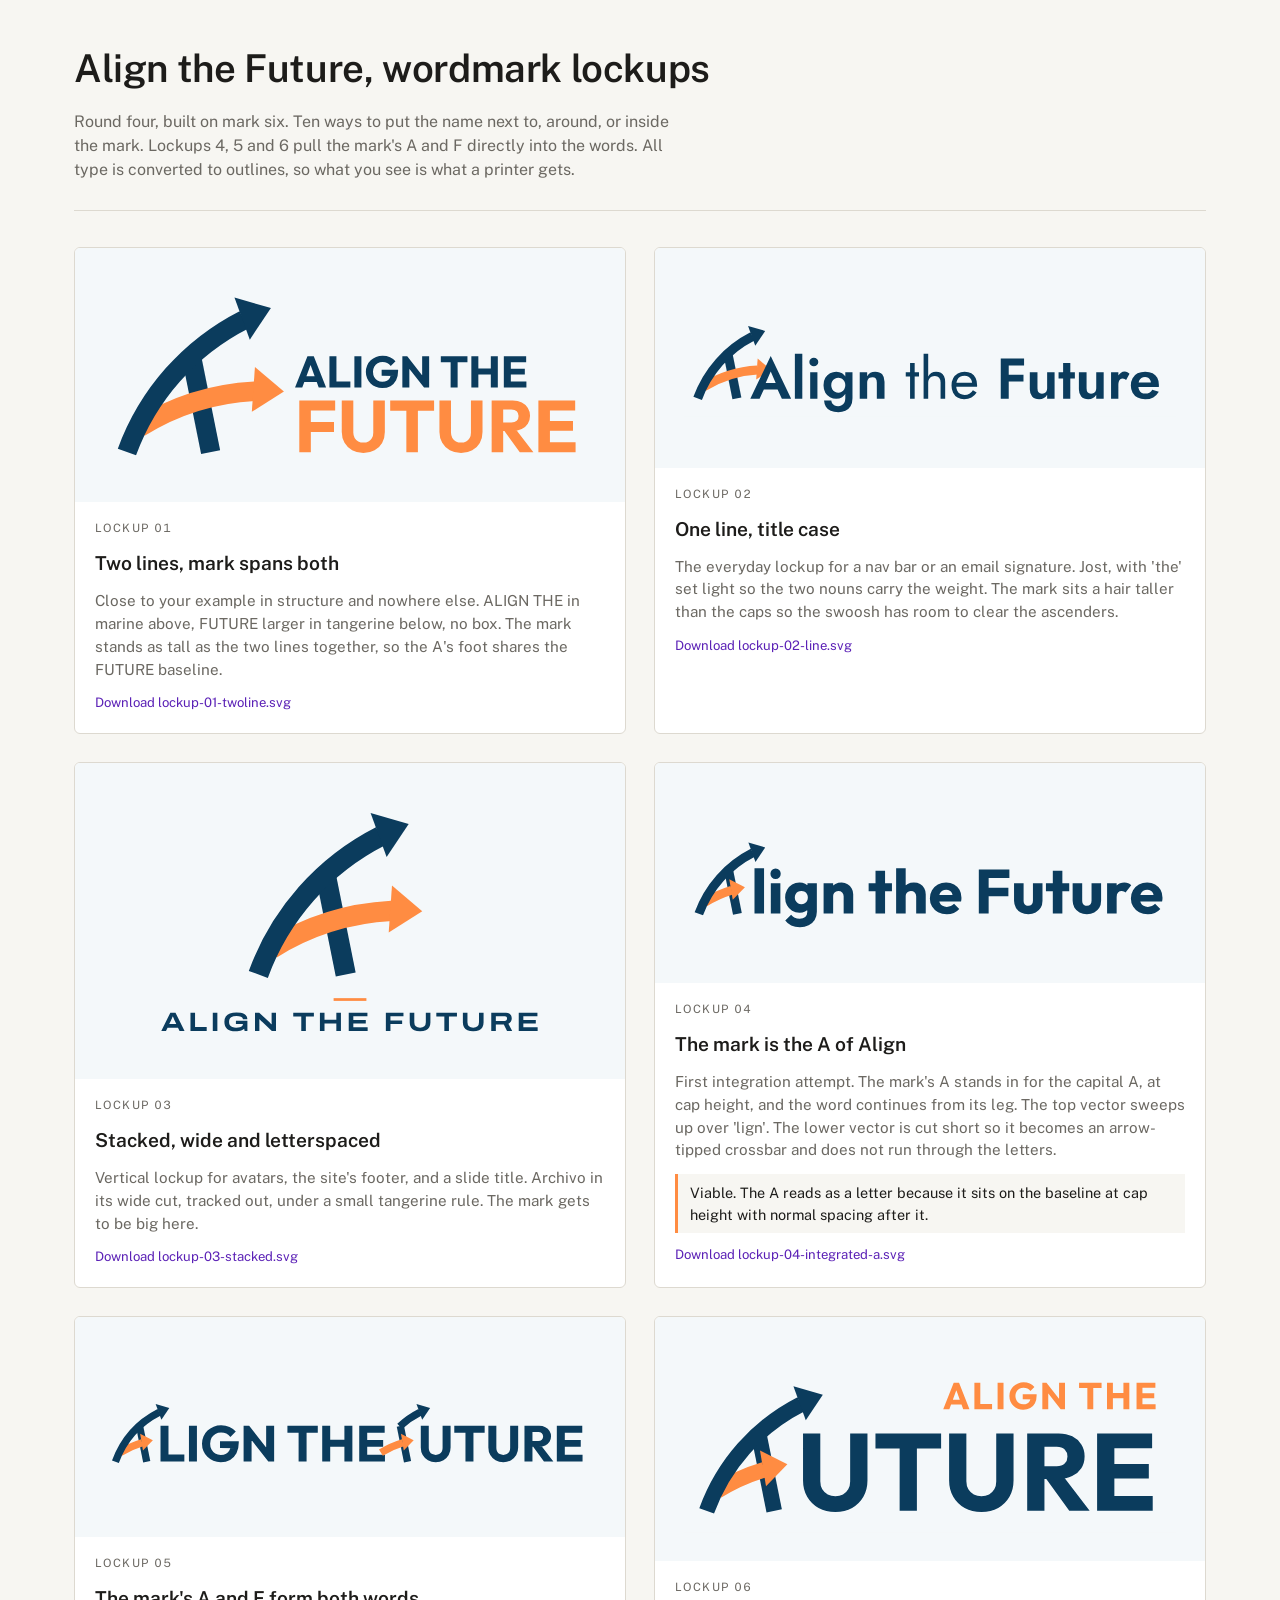
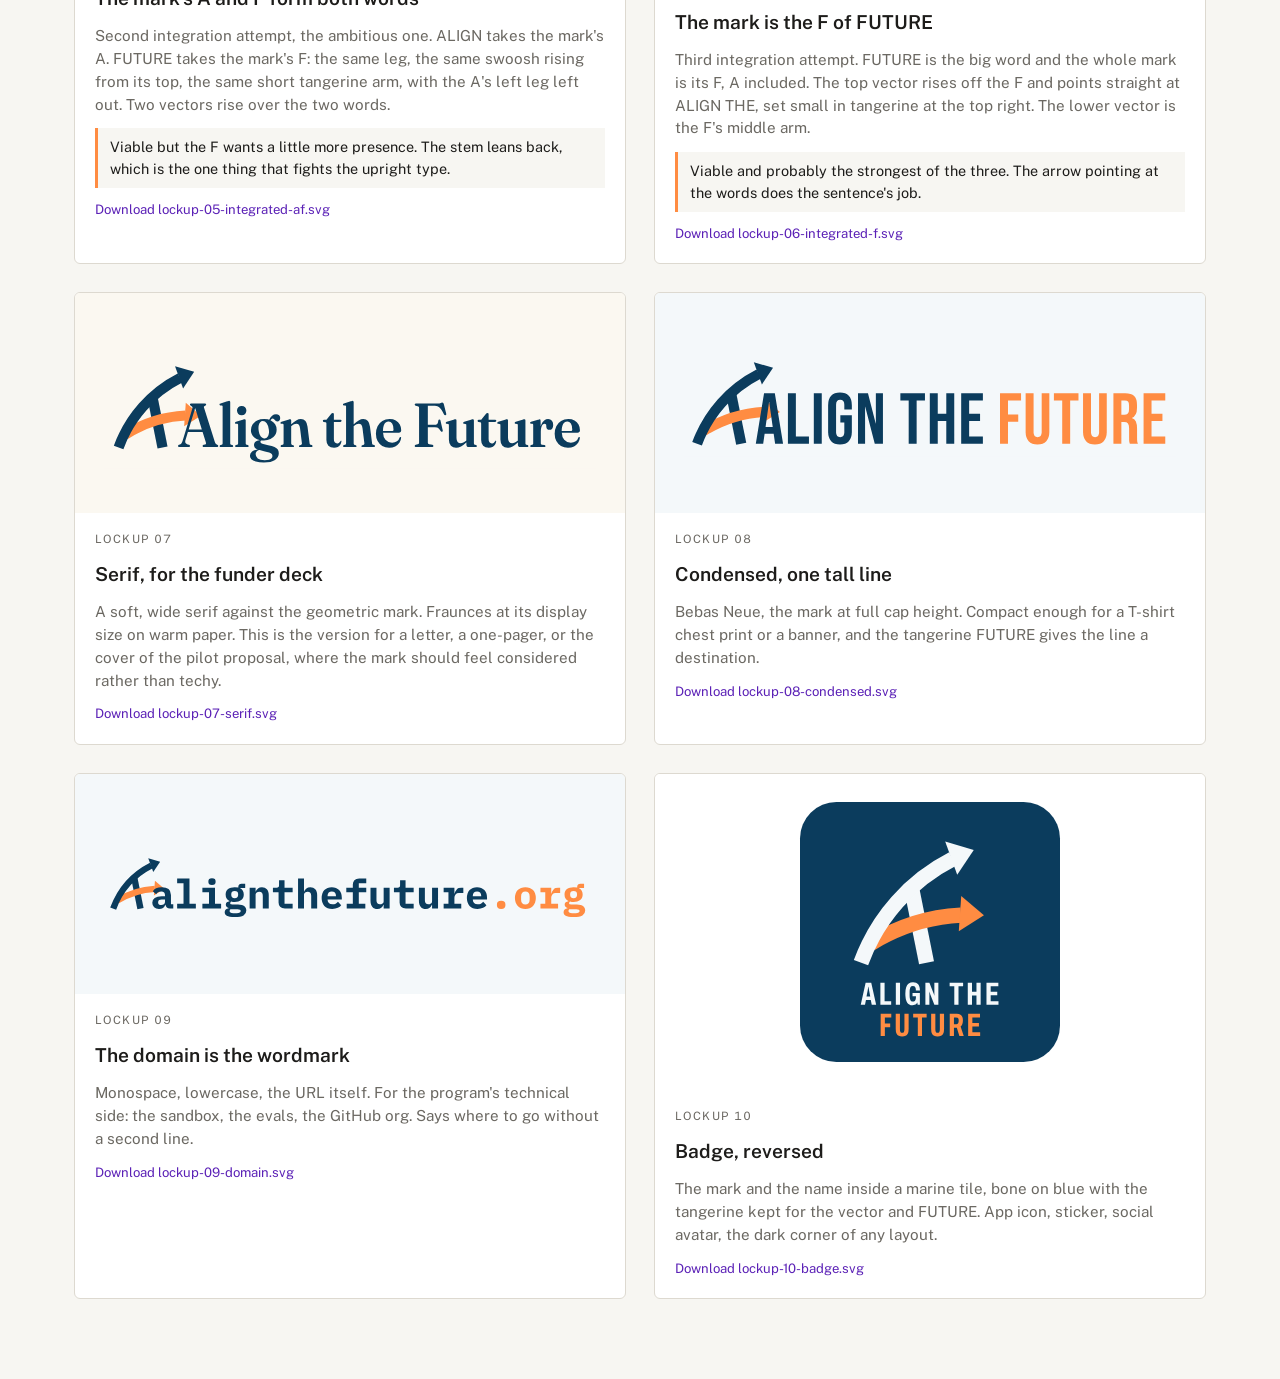
<file: docs/logo-concepts/lockups.html>
<!doctype html>
<html lang="en"><head><meta charset="utf-8"><meta name="viewport" content="width=device-width, initial-scale=1"><meta name="robots" content="noindex">
<title>Align the Future Lockups</title><link rel="stylesheet" href="https://fonts.googleapis.com/css2?family=Public+Sans:wght@400;600&display=swap"><style>
:root{--bg:#F7F6F2;--ink:#1D1C1A;--muted:#6B6862;--rule:#DDD9D0;--card:#FFFFFF;--accent:#5B21B6}
@media (prefers-color-scheme: dark){:root:not([data-theme="light"]){--bg:#15161A;--ink:#EDEBE6;--muted:#9A9890;--rule:#2C2E35;--card:#1D1F25;--accent:#C4B5FD}}
:root[data-theme="dark"]{--bg:#15161A;--ink:#EDEBE6;--muted:#9A9890;--rule:#2C2E35;--card:#1D1F25;--accent:#C4B5FD}
*{box-sizing:border-box}
body{margin:0;background:var(--bg);color:var(--ink);font-family:"Public Sans",ui-sans-serif,system-ui,-apple-system,"Segoe UI",Helvetica,Arial,sans-serif;line-height:1.5;-webkit-font-smoothing:antialiased}
.wrap{max-width:1180px;margin:0 auto;padding:40px 24px 80px}
header{padding-bottom:28px;border-bottom:1px solid var(--rule);margin-bottom:36px;display:grid;gap:12px}
header h1{margin:0;font-size:clamp(1.6rem,3.5vw,2.4rem);font-weight:600;letter-spacing:-0.01em;text-wrap:balance}
header p{margin:0;color:var(--muted);max-width:62ch}
.lead{display:grid;grid-template-columns:minmax(280px,1fr) minmax(280px,1.2fr);gap:32px;align-items:center;margin-bottom:40px}
.lead .big{background:#fff;border:1px solid var(--rule);border-radius:6px;padding:8%}
.lead .big svg{display:block;width:100%;height:auto}
.lead h2{margin:0 0 8px;font-size:1.3rem;font-weight:600}
.lead p{margin:0 0 12px;color:var(--muted)}
.lead ul{margin:0;padding-left:18px;color:var(--muted)}
.lead li{margin:4px 0}
.grid{display:grid;grid-template-columns:repeat(auto-fill,minmax(300px,1fr));gap:28px}
.c{background:var(--card);border:1px solid var(--rule);border-radius:6px;overflow:hidden;display:flex;flex-direction:column}
.c .hero{aspect-ratio:1;display:block;padding:6%}
.c .hero svg{display:block;width:100%;height:100%}
.c .body{padding:18px 20px 20px;display:flex;flex-direction:column;gap:12px;flex:1}
.c .kicker{font-size:.72rem;letter-spacing:.12em;text-transform:uppercase;color:var(--muted);font-variant-numeric:tabular-nums}
.c h2{margin:0;font-size:1.2rem;font-weight:600}
.c p{margin:0;font-size:.95rem;color:var(--muted)}
.lockup{display:flex;align-items:center;gap:12px;padding:12px 14px;border-radius:4px;margin-top:auto}
.lockup svg{width:40px;height:40px;flex:none}
.lockup span{font-family:"Outfit","Public Sans",sans-serif;font-weight:700;font-size:1.25rem;letter-spacing:-0.01em;white-space:nowrap}
.sizes{display:flex;align-items:center;gap:14px}
.sizes .lbl{font-size:.75rem;color:var(--muted);margin-left:auto}
.dl{font-size:.82rem;color:var(--accent);text-decoration:none}
.dl:hover,.dl:focus-visible{text-decoration:underline;outline:none}

.grid{grid-template-columns:repeat(auto-fill,minmax(520px,1fr))}
.c .hero{aspect-ratio:auto;padding:28px;display:flex;align-items:center;justify-content:center;min-height:220px}
.c .hero svg{width:100%;height:auto;max-height:260px}
.note{font-size:.9rem;color:var(--ink);background:var(--bg);border-left:3px solid #FF8C42;padding:8px 12px}
</style></head>
<body><div class="wrap"><header><h1>Align the Future, wordmark lockups</h1>
<p>Round four, built on mark six. Ten ways to put the name next to, around, or inside the mark. Lockups 4, 5 and 6 pull the mark's A and F directly into the words. All type is converted to outlines, so what you see is what a printer gets.</p></header>
<div class="grid"><article class="c"><div class="hero" style="background:#F4F8FA"><svg xmlns="http://www.w3.org/2000/svg" viewBox="0 0 534.74 214.83" role="img" aria-label="Align the Future"><rect width="534.74" height="214.83" fill="#F4F8FA"/><g transform="translate(0,66.83)"><g transform="translate(6,-81.79) scale(2.21)"><path d="M40.56,46 L50,93" fill="none" stroke="#0B3C5D" stroke-width="9.5" stroke-linecap="butt"/><path d="M15.14,81 A118,118 0 0 1 71.51,63.23" fill="none" stroke="#FF8C42" stroke-width="9.5" stroke-linecap="butt"/><polygon points="85.9,63.36 70.17,73.28 71.7,51.34" fill="#FF8C42"/><path d="M9,93 A118,118 0 0 1 66.33,28.21" fill="none" stroke="#0B3C5D" stroke-width="9.5" stroke-linecap="butt"/><polygon points="79.53,22.47 69.19,37.94 61.67,17.27" fill="#0B3C5D"/></g><path d="M207.85760819377066 54.0 221.31794813711343 20.0H228.15647504929473L241.49641839207092 54.0H233.50208411445053L223.31653170651853 25.77903682719547H226.06157419943636L215.70746655071116 54.0ZM215.51483198980463 47.859773371104815V41.695467422096314H234.03182915694345V47.859773371104815Z M245.1083164090681 54.0V20.0H252.69330224476215V54.0ZM250.9355118764902 54.0V47.37818696883853H267.766956635697V54.0Z M272.1253135762069 54.0V20.0H279.71029941190096V54.0Z M302.29670167818995 54.52974504249292Q298.5644070606262 54.52974504249292 295.3257385053854 53.19334277620396Q292.0870699501446 51.85694050991501 289.6670982787565 49.461048158640224Q287.2471266073684 47.06515580736544 285.8866450209661 43.87464589235128Q284.52616343456384 40.684135977337114 284.52616343456384 36.975920679886684Q284.52616343456384 33.243626062322946 285.9227640011361 30.06515580736544Q287.31936456770836 26.886685552407933 289.79953453937975 24.502832861189802Q292.27970451105114 22.118980169971675 295.5906110266319 20.79461756373938Q298.9015175422126 19.470254957507088 302.7060501201163 19.470254957507088Q307.0884863807395 19.470254957507088 310.68834473768004 21.05949008498584Q314.28820309462054 22.64872521246459 316.62389714561203 25.46600566572238L311.495001961476 30.59490084985836Q309.85760819377066 28.500000000000004 307.6423107433458 27.42847025495751Q305.42701329292083 26.356940509915017 302.6338121597763 26.356940509915017Q299.62389714561203 26.356940509915017 297.27616343456384 27.681303116147312Q294.9284297235157 29.005665722379604 293.5920274572268 31.389518413597735Q292.2556251909378 33.773371104815865 292.2556251909378 36.95184135977337Q292.2556251909378 40.13031161473088 293.5559084770568 42.538243626062325Q294.8561917631758 44.946175637393765 297.11964785382736 46.29461756373938Q299.3831039444789 47.64305949008499 302.32078099830323 47.64305949008499Q305.3066166923542 47.64305949008499 307.4135572022692 46.523371104815865Q309.52049771218424 45.403682719546744 310.64018609745335 43.2485835694051Q311.7598744827225 41.09348441926346 311.7598744827225 38.03541076487252L316.7924523864052 41.38243626062323L301.6224807150171 41.141643059490086V34.76062322946176H319.46525691898313V35.86827195467422Q319.46525691898313 41.960339943342774 317.27403878867153 46.126062322946176Q315.0828206583599 50.29178470254958 311.21808978017293 52.41076487252125Q307.353358901986 54.52974504249292 302.29670167818995 54.52974504249292Z M324.04032774051285 54.0V20.0H329.33777816544205L331.6253135762069 26.790368271954677V54.0ZM347.51766485099444 54.0 327.4836705167168 28.3314447592068 329.33777816544205 20.0 349.37177249971967 45.668555240793204ZM347.51766485099444 54.0 345.47092264136273 47.23371104815864V20.0H353.0559084770568V54.0Z  M376.2924523864052 54.0V20.481586402266288H383.8774382220993V54.0ZM365.67347221643354 26.621813031161476V20.0H394.52049771218424V26.621813031161476Z M398.73437873201425 54.0V20.0H406.3193645677083V54.0ZM419.8037838311644 54.0V20.0H427.3887696668585V54.0ZM403.2612909133174 39.79320113314448V33.26770538243626H422.2839538028358V39.79320113314448Z M433.89018609745335 54.0V20.0H441.4751719331474V54.0ZM439.69330224476215 54.0V47.47450424929178H458.3306960124675V54.0ZM439.69330224476215 39.817280453257794V33.48441926345609H456.62106428442223V39.817280453257794ZM439.69330224476215 26.525495750708217V20.0H458.06582349122107V26.525495750708217Z" fill="#0B3C5D"/><path d="M212.48933623909642 124.0V68.0H224.9822540861219V124.0ZM222.04740989348736 102.06798866855524V91.3201133144476H250.04740989348736V102.06798866855524ZM222.04740989348736 78.74787535410765V68.0H251.3165317065185V78.74787535410765Z M281.86731302791117 124.87252124645893Q274.9790008648846 124.87252124645893 269.70664410713994 121.91984669221796Q264.4342873493952 118.967172137977 261.444814627107 113.78670221629729Q258.4553419048188 108.60623229461757 258.4553419048188 101.98866855524079V68.0H270.94825975184426V102.6628895184136Q270.94825975184426 106.03250475468487 272.3945986210166 108.47690486640333Q273.840937490189 110.9213049781218 276.3229346046724 112.22552501030736Q278.80493171915583 113.52974504249292 281.8611150442398 113.52974504249292Q284.9879198085015 113.52974504249292 287.3857561870022 112.22657544497301Q289.7835925655029 110.9234058474531 291.17329159776705 108.50077502806135Q292.56299063003127 106.07814420866963 292.56299063003127 102.74220963172804V68.0H305.09556853371396V102.06798866855524Q305.09556853371396 108.68736926405374 302.1450447837963 113.82644242837165Q299.1945210338787 118.96551559268954 293.97507311240827 121.91901841957423Q288.7556251909378 124.87252124645893 281.86731302791117 124.87252124645893Z M328.37602179150434 124.0V68.79320113314448H340.8689396385298V124.0ZM310.8859368056686 78.90651558073654V68.0H358.39868468102276V78.90651558073654Z M387.60102407606985 124.87252124645893Q380.7127119130432 124.87252124645893 375.44035515529856 121.91984669221796Q370.1679983975539 118.967172137977 367.17852567526563 113.78670221629729Q364.1890529529774 108.60623229461757 364.1890529529774 101.98866855524079V68.0H376.68197080000294V102.6628895184136Q376.68197080000294 106.03250475468487 378.12830966917534 108.47690486640333Q379.5746485383477 110.9213049781218 382.0566456528311 112.22552501030736Q384.53864276731446 113.52974504249292 387.5948260923984 113.52974504249292Q390.72163085666017 113.52974504249292 393.11946723516087 112.22657544497301Q395.5173036136615 110.9234058474531 396.9070026459257 108.50077502806135Q398.2967016781899 106.07814420866963 398.2967016781899 102.74220963172804V68.0H410.82927958187264V102.06798866855524Q410.82927958187264 108.68736926405374 407.878755831955 113.82644242837165Q404.9282320820373 118.96551559268954 399.7087841605669 121.91901841957423Q394.4893362390964 124.87252124645893 387.60102407606985 124.87252124645893Z M430.26270734391227 100.95750708215297V91.71671388101983H442.08140422776495Q445.809449553544 91.71671388101983 447.83211244306244 89.83286118980169Q449.85477533258086 87.94900849858357 449.85477533258086 84.69688385269123Q449.85477533258086 81.643059490085 447.85194247139106 79.6600566572238Q445.84910961020125 77.67705382436262 442.1210642844222 77.67705382436262H430.26270734391227V68.0H443.5884863807395Q449.1408943127508 68.0 453.3448603184165 70.12181303116148Q457.54882632408226 72.24362606232295 459.90859969518704 75.95184135977337Q462.2683730662919 79.6600566572238 462.2683730662919 84.4985835694051Q462.2683730662919 89.45609065155807 459.8887696668585 93.1444759206799Q457.50916626742503 96.8328611898017 453.22588014844484 98.89518413597733Q448.94259402946466 100.95750708215297 443.1918858141672 100.95750708215297ZM420.70463368952136 124.0V68.0H433.1975515365468V124.0ZM451.1635572022692 124.0 433.752792329748 99.88668555240793 445.1352285903712 96.79320113314448 465.91709827875644 124.0Z M471.3108659841389 124.0V68.0H483.80378383116437V124.0ZM480.8689396385298 124.0V113.25212464589235H511.565823491221V124.0ZM480.8689396385298 100.64022662889519V90.20963172804532H508.74995946855813V100.64022662889519ZM480.8689396385298 78.74787535410765V68.0H511.1295628679916V78.74787535410765Z" fill="#FF8C42"/></g></svg></div>
<div class="body"><div class="kicker">Lockup 01</div><h2>Two lines, mark spans both</h2><p>Close to your example in structure and nowhere else. ALIGN THE in marine above, FUTURE larger in tangerine below, no box. The mark stands as tall as the two lines together, so the A&#x27;s foot shares the FUTURE baseline.</p><a class="dl" href="lockup-01-twoline.svg" download>Download lockup-01-twoline.svg</a></div></article><article class="c"><div class="hero" style="background:#F4F8FA"><svg xmlns="http://www.w3.org/2000/svg" viewBox="0 0 490.48 118" role="img" aria-label="Align the Future"><rect width="490.48" height="118" fill="#F4F8FA"/><g transform="translate(6,11.35) scale(0.95)"><path d="M40.56,46 L50,93" fill="none" stroke="#0B3C5D" stroke-width="9.5" stroke-linecap="butt"/><path d="M15.14,81 A118,118 0 0 1 71.51,63.23" fill="none" stroke="#FF8C42" stroke-width="9.5" stroke-linecap="butt"/><polygon points="85.9,63.36 70.17,73.28 71.7,51.34" fill="#FF8C42"/><path d="M9,93 A118,118 0 0 1 66.33,28.21" fill="none" stroke="#0B3C5D" stroke-width="9.5" stroke-linecap="butt"/><polygon points="79.53,22.47 69.19,37.94 61.67,17.27" fill="#0B3C5D"/></g><path d="M76.63540499145137 90.93889508928572H97.7782621343085L96.79870019234423 84.45718470982143H77.61496693341566ZM87.09254784859422 72.94709821428572 93.1170037637728 86.88170340401786 93.01085839546923 88.93071986607143 98.15368763654065 100.0H107.3783318887728L87.09254784859422 57.632638113839285L66.80676380841565 100.0H76.0314080606478L81.28852301600494 88.56337193080357L81.13339606287994 86.75109514508928Z M111.06797335082636 55.42857142857143V100.0H118.45584304948707V55.42857142857143Z M125.44346860752279 63.54288504464286Q125.44346860752279 65.33882533482142 126.75368763654065 66.53883579799107Q128.0639066655585 67.73884626116072 129.8843377481478 67.73884626116072Q131.73742089546923 67.73884626116072 133.031313892121 66.53883579799107Q134.32520688877278 65.33882533482142 134.32520688877278 63.54288504464286Q134.32520688877278 61.71429268973215 133.031313892121 60.530608258928574Q131.73742089546923 59.346923828125 129.8843377481478 59.346923828125Q128.0639066655585 59.346923828125 126.75368763654065 60.530608258928574Q125.44346860752279 61.71429268973215 125.44346860752279 63.54288504464286ZM126.27612067225493 73.71428571428572V100.0H133.46806403162995V73.71428571428572Z M140.03942284859423 101.83673967633929Q140.25983998029065 105.281640625 141.88024664881743 107.93062220982142Q143.50065331734422 110.57960379464285 146.59045521466567 112.04491141183036Q149.6802571119871 113.51021902901786 154.24355231287993 113.51021902901786Q158.04765387537992 113.51021902901786 161.2272541822996 112.0285888671875Q164.40685448921923 110.54695870535714 166.34155035975493 107.4285888671875Q168.27624623029064 104.31021902901786 168.27624623029064 99.42857142857143V73.71428571428572H161.13328445573708V99.42857142857143Q161.13328445573708 102.13058733258929 160.129214282746 103.89792131696429Q159.12514410975493 105.66525530133929 157.50066726823707 106.52647530691965Q155.8761904267192 107.3876953125 153.9986443887728 107.3876953125Q152.03948562761207 107.3876953125 150.55786941667458 106.70607561383929Q149.0762532057371 106.02445591517858 148.21911732404067 104.77549176897321Q147.36198144234422 103.52652762276786 147.26401827270135 101.83673967633929ZM139.50064634189778 86.61223493303572Q139.50064634189778 90.96326032366072 141.28432030953172 93.97550223214286Q143.06799427716564 96.987744140625 145.96595047136208 98.53467843191964Q148.8639066655585 100.08161272321429 152.1618558843085 100.08161272321429Q155.4761415985942 100.08161272321429 157.99451143676384 98.48569684709821Q160.5128812749335 96.88978097098214 161.9741082559603 93.86529366629465Q163.43533523698707 90.84080636160715 163.43533523698707 86.61223493303572Q163.43533523698707 82.32652064732143 161.9741082559603 79.33060477120536Q160.5128812749335 76.33468889508929 157.99451143676384 74.7387730189732Q155.4761415985942 73.14285714285714 152.1618558843085 73.14285714285714Q148.8639066655585 73.14285714285714 145.96595047136208 74.68979143415179Q143.06799427716564 76.23672572544643 141.28432030953172 79.22039620535715Q139.50064634189778 82.20406668526786 139.50064634189778 86.61223493303572ZM147.19056682180852 86.61223493303572Q147.19056682180852 84.24491489955358 148.16198493006743 82.60819963727678Q149.13340303832635 80.971484375 150.77420242448707 80.1184326171875Q152.4150018106478 79.265380859375 154.3251859624335 79.265380859375Q155.54150153162993 79.265380859375 156.745571704621 79.73476213727679Q157.94964187761207 80.20414341517858 158.9455507782817 81.13474469866071Q159.94145967895136 82.06534598214286 160.53737206734422 83.42859584263394Q161.13328445573708 84.791845703125 161.13328445573708 86.61223493303572Q161.13328445573708 89.02853655133929 160.12104952270136 90.66525181361607Q159.10881458966566 92.30196707589286 157.53331933296923 93.13052804129464Q155.9578240762728 93.95908900669643 154.3251859624335 93.95908900669643Q152.4150018106478 93.95908900669643 150.77420242448707 93.10603724888392Q149.13340303832635 92.25298549107143 148.16198493006743 90.60402483258929Q147.19056682180852 88.95506417410715 147.19056682180852 86.61223493303572Z M192.4475701700228 84.0V100.0H200.08034779279066V83.18366350446428Q200.08034779279066 78.46529715401786 197.78647572247814 75.79183175223214Q195.49260365216566 73.11836635044642 190.80686844011208 73.11836635044642Q188.01502273698708 73.11836635044642 186.0435941655585 74.29795968191964Q184.07216559412993 75.47755301339285 182.85584304948708 77.70611746651785V73.71428571428572H175.46797335082636V100.0H182.85584304948708V84.0Q182.85584304948708 82.32654157366072 183.50073353497817 81.12247140066964Q184.14562402046923 79.91840122767857 185.3292840372103 79.2735107421875Q186.51294405395137 78.62862025669642 188.0721097905585 78.62862025669642Q190.3741326700228 78.62862025669642 191.4108514200228 80.00411900111607Q192.4475701700228 81.37961774553571 192.4475701700228 84.0Z" fill="#0B3C5D"/><path d=" M221.1659574468085 73.71428571428572V78.0H234.30881458966564V73.71428571428572ZM225.4516717325228 64.57142857142857V100.0H230.02310030395137V64.57142857142857Z M243.4516717325228 55.42857142857143H238.88024316109423V100.0H243.4516717325228ZM255.7373860182371 84.0V100.0H260.30881458966564V83.42857142857143Q260.30881458966564 80.0 259.19452887537994 77.71428571428572Q258.08024316109424 75.42857142857143 256.0516717325228 74.28571428571428Q254.02310030395137 73.14285714285714 251.28024316109423 73.14285714285714Q248.5373860182371 73.14285714285714 246.4516717325228 74.57142857142857Q244.36595744680852 76.0 243.16595744680853 78.42857142857143Q241.96595744680852 80.85714285714286 241.96595744680852 84.0H243.4516717325228Q243.4516717325228 82.11428571428571 244.28024316109423 80.62857142857143Q245.10881458966566 79.14285714285714 246.6231003039514 78.28571428571428Q248.1373860182371 77.42857142857143 250.1373860182371 77.42857142857143Q252.93738601823708 77.42857142857143 254.33738601823708 79.08571428571429Q255.7373860182371 80.74285714285715 255.7373860182371 84.0Z M279.05167173252283 100.57142857142857Q283.2802431610943 100.57142857142857 286.39452887538 98.88571428571429Q289.5088145896657 97.2 291.56595744680857 93.88571428571429L287.85167173252285 91.54285714285714Q286.4231003039514 93.94285714285715 284.3659574468086 95.11428571428573Q282.3088145896657 96.28571428571429 279.6231003039514 96.28571428571429Q276.93738601823713 96.28571428571429 275.05167173252283 95.14285714285714Q273.16595744680853 94.0 272.19452887538 91.82857142857142Q271.2231003039514 89.65714285714286 271.2231003039514 86.57142857142857Q271.2802431610943 83.54285714285714 272.2802431610943 81.45714285714286Q273.2802431610943 79.37142857142857 275.1373860182371 78.25714285714285Q276.99452887537996 77.14285714285714 279.6231003039514 77.14285714285714Q281.85167173252285 77.14285714285714 283.5088145896657 78.11428571428571Q285.16595744680853 79.08571428571429 286.1088145896657 80.80000000000001Q287.05167173252283 82.51428571428572 287.05167173252283 84.85714285714286Q287.05167173252283 85.25714285714285 286.88024316109426 85.85714285714286Q286.7088145896657 86.45714285714286 286.5373860182371 86.74285714285715L288.3659574468086 84.11428571428571H269.5088145896657V88.0H291.96595744680855Q291.96595744680855 87.88571428571429 291.99452887537996 87.45714285714286Q292.0231003039514 87.02857142857142 292.0231003039514 86.62857142857143Q292.0231003039514 82.45714285714286 290.53738601823716 79.42857142857143Q289.05167173252283 76.4 286.2802431610943 74.77142857142857Q283.5088145896657 73.14285714285714 279.6231003039514 73.14285714285714Q275.73738601823715 73.14285714285714 272.79452887538 74.85714285714286Q269.85167173252285 76.57142857142857 268.2231003039514 79.65714285714286Q266.59452887538 82.74285714285715 266.59452887538 86.85714285714286Q266.59452887538 90.91428571428571 268.16595744680853 94.0Q269.73738601823715 97.08571428571429 272.56595744680857 98.82857142857142Q275.39452887538 100.57142857142857 279.05167173252283 100.57142857142857Z " fill="#0B3C5D"/><path d="M320.7497255829693 67.14296177455357H338.6354398686836V60.0H320.7497255829693ZM320.7497255829693 82.89805385044643H338.06401129725504V76.12245396205357H320.7497255829693ZM315.49247809413004 60.0V100.0H323.41097000261215V60.0Z M351.95789383073713 89.71428571428572V73.71428571428572H344.3251162079693V90.53062220982143Q344.3251162079693 95.21633649553571 346.63531431064786 97.9061279296875Q348.9455124133264 100.59591936383929 353.5985955606479 100.59591936383929Q356.423093328505 100.59591936383929 358.37819586756746 99.4Q360.33329840663 98.20408063616071 361.54962095127286 96.00816824776786V100.0H368.9374906499336V73.71428571428572H361.54962095127286V89.71428571428572Q361.54962095127286 91.387744140625 360.90473046578177 92.59181431361608Q360.25983998029074 93.79588448660715 359.088425359755 94.44077497209821Q357.9170107392193 95.08566545758929 356.33335421020143 95.08566545758929Q354.03133133073715 95.08566545758929 352.9946125807371 93.6775146484375Q351.95789383073713 92.26936383928572 351.95789383073713 89.71428571428572Z M372.88024316109426 73.71428571428572V79.95926339285714H389.0844493552907V73.71428571428572ZM377.4108653709157 64.57142857142857V100.0H384.55382714546926V64.57142857142857Z M400.70075097359427 89.71428571428572V73.71428571428572H393.06797335082643V90.53062220982143Q393.06797335082643 95.21633649553571 395.378171453505 97.9061279296875Q397.68836955618355 100.59591936383929 402.341452703505 100.59591936383929Q405.1659504713621 100.59591936383929 407.1210530104246 99.4Q409.0761555494871 98.20408063616071 410.29247809413 96.00816824776786V100.0H417.6803477927907V73.71428571428572H410.29247809413V89.71428571428572Q410.29247809413 91.387744140625 409.6475876086389 92.59181431361608Q409.00269712314787 93.79588448660715 407.8312825026121 94.44077497209821Q406.6598678820764 95.08566545758929 405.07621135305857 95.08566545758929Q402.7741884735943 95.08566545758929 401.73746972359424 93.6775146484375Q400.70075097359427 92.26936383928572 400.70075097359427 89.71428571428572Z M432.27624623029067 73.71428571428572H425.01083049368356V100.0H432.27624623029067ZM439.9741954490407 81.43684430803572 443.3456588977014 75.1673549107143Q442.5375046008264 74.13062220982142 441.25995158743353 73.61224888392857Q439.9823985740407 73.09387555803572 438.55382714546926 73.09387555803572Q436.48034779279067 73.09387555803572 434.5497290706925 74.5346923828125Q432.61911034859423 75.97550920758928 431.419106860871 78.41632603236607Q430.21910337314785 80.85714285714286 430.21910337314785 84.0L432.27624623029067 86.08171735491072Q432.27624623029067 84.19600306919642 432.7456379713621 82.83274274553571Q433.21502971243353 81.469482421875 434.18645828386207 80.73479352678572Q435.15788685529066 80.00010463169643 436.5537922682371 80.00010463169643Q437.69664941109426 80.00010463169643 438.46399734636213 80.37561732700894Q439.23134528162996 80.75113002232143 439.9741954490407 81.43684430803572Z M458.81500181064786 100.57142857142857Q463.58237067225497 100.57142857142857 466.9660551030586 98.71427873883928Q470.34973953386213 96.85712890625 472.4313731834157 93.15099051339286L465.94962792671924 91.126513671875Q464.83943679948715 93.03669782366072 463.07618345127287 93.98770926339286Q461.31293010305853 94.938720703125 458.89661453386213 94.938720703125Q456.7007160963621 94.938720703125 455.1701183006032 93.96729910714285Q453.63952050484426 92.99587751116071 452.85177287649606 91.15507463727678Q452.06402524814786 89.31427176339285 452.08851604055855 86.69388253348214Q452.1211681052907 83.93470982142857 452.8885055773889 82.09390345982143Q453.65584304948715 80.25309709821428 455.1333786242639 79.31024693080357Q456.6109141990407 78.36739676339286 458.7741605718086 78.36739676339286Q460.5374069445764 78.36739676339286 461.8394333117639 79.14289899553572Q463.14145967895143 79.91840122767857 463.8761450863175 81.314306640625Q464.6108304936836 82.71021205357142 464.6108304936836 84.63672572544642Q464.6108304936836 85.03672572544643 464.4149111298443 85.62448032924107Q464.218991766005 86.21223493303572 463.9740908173443 86.59591238839286L465.94960700037996 83.96734095982143H448.90478278163V88.48981584821429H472.43952050484427Q472.4885020896657 88.15511300223214 472.50482812203177 87.60408761160714Q472.52115415439783 87.05306222098214 472.52115415439783 86.50611746651785Q472.52115415439783 82.28570731026785 470.9252313028353 79.29387207031249Q469.3293084512728 76.30203683035714 466.2884811633264 74.72244698660714Q463.24765387537997 73.14285714285714 458.89661453386213 73.14285714285714Q454.52108439993356 73.14285714285714 451.3210739367639 74.82040666852679Q448.1210634735943 76.49795619419643 446.38228347917465 79.57142508370536Q444.643503484755 82.6448939732143 444.643503484755 86.85714285714286Q444.643503484755 91.01224888392858 446.3863676030586 94.0857177734375Q448.12923172136215 97.15918666294642 451.3251650360943 98.8653076171875Q454.52109835082643 100.57142857142857 458.81500181064786 100.57142857142857Z" fill="#0B3C5D"/></svg></div>
<div class="body"><div class="kicker">Lockup 02</div><h2>One line, title case</h2><p>The everyday lockup for a nav bar or an email signature. Jost, with &#x27;the&#x27; set light so the two nouns carry the weight. The mark sits a hair taller than the caps so the swoosh has room to clear the ascenders.</p><a class="dl" href="lockup-02-line.svg" download>Download lockup-02-line.svg</a></div></article><article class="c"><div class="hero" style="background:#F4F8FA"><svg xmlns="http://www.w3.org/2000/svg" viewBox="0 0 455.49 285.38" role="img" aria-label="Align the Future"><rect width="455.49" height="285.38" fill="#F4F8FA"/><g transform="translate(0,51.38)"><g transform="translate(106.04,-67.66) scale(2.34)"><path d="M40.56,46 L50,93" fill="none" stroke="#0B3C5D" stroke-width="9.5" stroke-linecap="butt"/><path d="M15.14,81 A118,118 0 0 1 71.51,63.23" fill="none" stroke="#FF8C42" stroke-width="9.5" stroke-linecap="butt"/><polygon points="85.9,63.36 70.17,73.28 71.7,51.34" fill="#FF8C42"/><path d="M9,93 A118,118 0 0 1 66.33,28.21" fill="none" stroke="#0B3C5D" stroke-width="9.5" stroke-linecap="butt"/><polygon points="79.53,22.47 69.19,37.94 61.67,17.27" fill="#0B3C5D"/></g><rect x="209.75" y="176" width="36" height="3" fill="#FF8C42"/><path d="M20.59829400510204 212.0 30.557726089877917 191.96450707794278H36.206143660030975L46.16557574480685 212.0H40.67560757561954L38.93268551840379 208.38866191007654H27.51048452305029L25.773900868941325 212.0ZM29.354831706678205 204.49841273004736H37.08833833477587L34.9588057181578 199.93005050792638Q34.825709929619165 199.62836600879191 34.577264813570515 199.05225107621175Q34.328819697521865 198.47613614363155 34.074036178366434 197.855020684334Q33.819252659211 197.23390522503644 33.613270573296276 196.74968646080083Q33.40728848738156 196.26546769656522 33.352780356004004 196.1539139372267H33.125882607507286Q32.88250714627369 196.7179891069151 32.56941458921739 197.45065298719936Q32.25632203216108 198.1833168674836 31.969214792501823 198.86401011297374Q31.682107552842567 199.54470335846392 31.484364323296283 199.95286662377003Z M52.64605346323797 212.0V191.96450707794278H57.67968863884839V207.74468228976858H70.45444293230685V212.0Z M77.12885229705721 212.0V191.96450707794278H82.16248747266764V212.0Z M102.01601348965924 212.34985422740525Q95.94553514486151 212.34985422740525 92.90712677090924 209.78425655976676Q89.86871839695698 207.21865889212827 89.86871839695698 201.99366159689322Q89.86871839695698 198.5762444765853 91.42975390909712 196.2616294215789Q92.99078942123724 193.94701436657252 95.94934138973669 192.78083360855504Q98.90789335823614 191.61465285053754 103.0402332361516 191.61465285053754Q105.67427925132105 191.61465285053754 107.8767141803708 192.0728862973761Q110.07914910942054 192.53111974421466 111.69976240775327 193.4558254942602Q113.320375706086 194.38053124430576 114.20578762755102 195.78628655703352Q115.09119954901603 197.19204186976128 115.09119954901603 199.0870856015397H110.19319765852768Q110.19319765852768 198.13259896592567 109.62532158231595 197.45444321701896Q109.05744550610422 196.77628746811226 108.07760525806303 196.37256215265126Q107.09776501002185 195.96883683719022 105.85680283971845 195.78250166556577Q104.61584066941508 195.59616649394133 103.24685236538811 195.59616649394133Q101.42533197430757 195.59616649394133 99.91247152879008 195.95425957771502Q98.39961108327259 196.31235266148872 97.30632196098304 197.05959380124818Q96.2130328386935 197.80683494100765 95.6223406466381 198.9451245900146Q95.03164845458271 200.0834142390215 95.03164845458271 201.62099125364432V202.3206997084548Q95.03164845458271 204.47432252756013 95.95634886627641 205.80211654974488Q96.8810492779701 207.12991057192966 98.60496146421738 207.74912557796557Q100.32887365046464 208.36834058400146 102.71827011775692 208.36834058400146Q105.18624356550654 208.36834058400146 106.84550831074617 207.92342098669826Q108.50477305598578 207.47850138939503 109.34581615570335 206.63112522492256Q110.1868592554209 205.78374906045008 110.1868592554209 204.6378575983965V204.4299750592201H102.51925280156705V200.80466472303206H115.12035406796646V212.0H112.08826274371354L111.58376002186588 209.46483093795553Q110.48602761137936 210.47002479842382 109.00675429630556 211.11015546704172Q107.52748098123176 211.75028613565962 105.76300087976037 212.05007018153242Q103.99852077828898 212.34985422740525 102.01601348965924 212.34985422740525Z M123.47054325915633 212.0V191.96450707794278H128.09600449275692L138.8299211062773 202.02024658914905Q139.16456103088555 202.3029158789632 139.644973550246 202.7998061110605Q140.1253860696064 203.2966963431578 140.6463611658391 203.82274109420553Q141.16733626207179 204.34878584525327 141.5501459149508 204.77088932671282H141.79605887276784Q141.7732427569242 204.18019713465745 141.7390185831587 203.31253701257288Q141.7047944093932 202.44487689048833 141.7047944093932 201.84910970526605V191.96450707794278H146.50645684334V212.0H141.96212076348394L131.31314088693512 201.95441047512756Q130.56399929391398 201.2534386103772 129.74197140351674 200.40162449605958Q128.91994351311953 199.549810381742 128.42051578443878 199.03390494032433H128.20375734557214Q128.2265734614158 199.4192520897868 128.24938957725948 200.32240513392856Q128.27220569310313 201.22555817807034 128.27220569310313 202.34863352428025V212.0Z  M174.25893540451892 212.0V196.2198247881742H165.44920636502368V191.96450707794278H188.10229961962463V196.2198247881742H179.29257058012936V212.0Z M194.73235083933125 212.0V191.96450707794278H199.76598601494166V199.67142871378462H212.74730605411804V191.96450707794278H217.78094122972848V212.0H212.74730605411804V203.92674642401605H199.76598601494166V212.0Z M226.35800681600762 212.0V191.96450707794278H246.8739336108327V195.94602072134657H231.3979803947248V199.8641076268677H245.080293652059V203.7885756423105H231.3979803947248V208.0184863565962H247.1071697624362V212.0Z  M267.1020301396228 212.0V191.96450707794278H286.43529846369347V195.94602072134657H272.1356653152332V200.46875071178025H284.9851743292183V204.45026435518403H272.1356653152332V212.0Z M304.63973641353857 212.34985422740525Q300.7964042285441 212.34985422740525 298.2789709508245 211.18684267094113Q295.7615376731049 210.02383111447705 294.5231023226812 207.86195876229957Q293.2846669722576 205.70008641012208 293.2846669722576 202.7149120809038V191.96450707794278H298.31830214786805V202.48547683582362Q298.31830214786805 205.2893749715288 299.9642583819242 206.82568857621175Q301.6102146159803 208.36200218089468 304.63973641353857 208.36200218089468Q307.6755966142037 208.36200218089468 309.3215528482598 206.82568857621175Q310.9675090823159 205.2893749715288 310.9675090823159 202.48547683582362V191.96450707794278H316.00114425792634V202.7149120809038Q316.00114425792634 205.70008641012208 314.76270890750266 207.86195876229957Q313.524273557079 210.02383111447705 311.0150791357279 211.18684267094113Q308.50588471437675 212.34985422740525 304.63973641353857 212.34985422740525Z M331.3015010021865 212.0V196.2198247881742H322.49177196269125V191.96450707794278H345.1448652172922V196.2198247881742H336.3351361777969V212.0Z M362.9930891832179 212.34985422740525Q359.1497569982234 212.34985422740525 356.6323237205038 211.18684267094113Q354.1148904427842 210.02383111447705 352.8764550923605 207.86195876229957Q351.6380197419369 205.70008641012208 351.6380197419369 202.7149120809038V191.96450707794278H356.67165491754736V202.48547683582362Q356.67165491754736 205.2893749715288 358.3176111516035 206.82568857621175Q359.9635673856596 208.36200218089468 362.9930891832179 208.36200218089468Q366.028949383883 208.36200218089468 367.6749056179391 206.82568857621175Q369.32086185199523 205.2893749715288 369.32086185199523 202.48547683582362V191.96450707794278H374.35449702760565V202.7149120809038Q374.35449702760565 205.70008641012208 373.11606167718196 207.86195876229957Q371.87762632675833 210.02383111447705 369.3684319054072 211.18684267094113Q366.85923748405605 212.34985422740525 362.9930891832179 212.34985422740525Z M382.78832751571605 212.0V191.96450707794278H398.9779827863064Q401.1316162821155 191.96450707794278 402.51899342884474 192.84041139474763Q403.90637057557393 193.71631571155248 404.59593972075436 195.15249429152243Q405.28550886593473 196.58867287149235 405.28550886593473 198.31512789267492Q405.28550886593473 200.14426077350583 404.3734799221027 201.70402753735425Q403.4614509782707 203.26379430120264 401.5816215492893 204.1511066759293L405.77479728498537 212.0H400.1048270089285L396.5708024895225 205.0472949503462H387.82196269132646V212.0ZM387.82196269132646 201.08859742278608H397.468264850583Q398.7180975822248 201.08859742278608 399.4203381952669 200.35023218271684Q400.12257880830896 199.6118669426476 400.12257880830896 198.43428346506013Q400.12257880830896 197.6395096403517 399.8145559060677 197.0798724205084Q399.50653300382646 196.5202352006651 398.91267161021767 196.23312796100583Q398.3188102166089 195.94602072134657 397.468264850583 195.94602072134657H387.82196269132646Z M412.95625754487054 212.0V191.96450707794278H433.4721843396956V195.94602072134657H417.99623112358773V199.8641076268677H431.67854438092195V203.7885756423105H417.99623112358773V208.0184863565962H433.7054204912991V212.0Z" fill="#0B3C5D"/></g></svg></div>
<div class="body"><div class="kicker">Lockup 03</div><h2>Stacked, wide and letterspaced</h2><p>Vertical lockup for avatars, the site&#x27;s footer, and a slide title. Archivo in its wide cut, tracked out, under a small tangerine rule. The mark gets to be big here.</p><a class="dl" href="lockup-03-stacked.svg" download>Download lockup-03-stacked.svg</a></div></article><article class="c"><div class="hero" style="background:#F4F8FA"><svg xmlns="http://www.w3.org/2000/svg" viewBox="0 0 671.99 150" role="img" aria-label="Align the Future"><rect width="671.99" height="150" fill="#F4F8FA"/><g transform="translate(10,11.28) scale(1.28)"><path d="M40.56,46 L50,93" fill="none" stroke="#0B3C5D" stroke-width="9.5" stroke-linecap="butt"/><path d="M15.14,81 A118,118 0 0 1 43.98,67.98" fill="none" stroke="#FF8C42" stroke-width="9.5" stroke-linecap="butt"/><polygon points="58,64.72 45.04,78.07 41.38,56.37" fill="#FF8C42"/><path d="M9,93 A118,118 0 0 1 66.33,28.21" fill="none" stroke="#0B3C5D" stroke-width="9.5" stroke-linecap="butt"/><polygon points="79.53,22.47 69.19,37.94 61.67,17.27" fill="#0B3C5D"/></g><path d="M97.24880959556387 130.0V68.30028328611897H110.25164245675367V130.0Z M119.43011271171117 130.0V88.69688385269122H132.43294557290096V130.0ZM125.93152914230608 83.0028328611898Q122.91453197516726 83.0028328611898 120.91736483635707 80.94192634560906Q118.92019769754687 78.88101983002832 118.92019769754687 75.86402266288951Q118.92019769754687 72.8470254957507 120.91736483635707 70.78611898016996Q122.91453197516726 68.72521246458923 125.93152914230608 68.72521246458923Q129.03351214513893 68.72521246458923 130.9881863661021 70.78611898016996Q132.94286058706527 72.8470254957507 132.94286058706527 75.86402266288951Q132.94286058706527 78.88101983002832 130.9881863661021 80.94192634560906Q129.03351214513893 83.0028328611898 125.93152914230608 83.0028328611898Z M159.07600506298596 148.52691218130312Q152.3196311253089 148.52691218130312 147.1779880658188 146.18980169971672Q142.03634500632873 143.8526912181303 139.06184075703695 139.60339943342777L147.05050931227774 131.657223796034Q149.26014104032305 134.24929178470256 152.02218070037972 135.63031161473089Q154.7842203604364 137.0113314447592 158.69356880236273 137.0113314447592Q163.4952685190766 137.0113314447592 166.2785546380568 134.61048158640227Q169.06184075703695 132.20963172804534 169.06184075703695 127.87535410764872V117.33711048158641L171.22897956723523 108.328611898017L169.27430534627206 99.3201133144476V88.69688385269122H182.06467361822675V127.53541076487252Q182.06467361822675 133.90934844192634 179.09016936893497 138.60481586402267Q176.11566511964318 143.30028328611897 170.9315291423061 145.91359773371104Q165.74739316496897 148.52691218130312 159.07600506298596 148.52691218130312ZM158.4811042131276 128.72521246458925Q152.8295461394732 128.72521246458925 148.38903622445903 126.02691218130312Q143.94852630944487 123.328611898017 141.42019769754685 118.6543909348442Q138.89186908564884 113.98016997167139 138.89186908564884 108.24362606232295Q138.89186908564884 102.46458923512748 141.42019769754685 97.8541076487252Q143.94852630944487 93.24362606232295 148.38903622445903 90.54532577903683Q152.8295461394732 87.8470254957507 158.4811042131276 87.8470254957507Q162.73039599783016 87.8470254957507 166.10858296666868 89.44050991501416Q169.4867699355072 91.03399433427762 171.54767645108794 93.85977337110481Q173.60858296666868 96.68555240793201 173.90603339159784 100.42492917847025V116.14730878186968Q173.60858296666868 119.84419263456091 171.52642999216442 122.69121813031163Q169.44427701766017 125.53824362606233 166.06609004882165 127.13172804532579Q162.68790307998313 128.72521246458925 158.4811042131276 128.72521246458925ZM160.94569344825507 117.20963172804532Q163.66524019046471 117.20963172804532 165.6624073292749 116.01983002832861Q167.6595744680851 114.8300283286119 168.74314387318427 112.81161473087819Q169.82671327828342 110.79320113314448 169.82671327828342 108.24362606232295Q169.82671327828342 105.69405099150141 168.74314387318427 103.6756373937677Q167.6595744680851 101.65722379603399 165.68365378819843 100.46742209631728Q163.70773310831174 99.27762039660057 160.9881863661021 99.27762039660057Q158.31113254173948 99.27762039660057 156.29271894400577 100.46742209631728Q154.27430534627206 101.65722379603399 153.1694894822494 103.69688385269122Q152.06467361822675 105.73654390934844 152.06467361822675 108.24362606232295Q152.06467361822675 110.6657223796034 153.1694894822494 112.72662889518413Q154.27430534627206 114.78753541076487 156.27147248508226 115.9985835694051Q158.26863962389245 117.20963172804532 160.94569344825507 117.20963172804532Z M218.52359713097462 130.0V106.5014164305949Q218.52359713097462 103.22946175637394 216.52642999216442 101.25354107648725Q214.52926285335423 99.27762039660057 211.43768627938186 99.27762039660057Q209.3342868459541 99.27762039660057 207.70372952387513 100.16997167138811Q206.07317220179615 101.06232294617564 205.1595744680851 102.69830028328613Q204.24597673437407 104.3342776203966 204.24597673437407 106.5014164305949L199.18931951057803 104.03682719546742Q199.18931951057803 99.15014164305948 201.33521186185283 95.51699716713881Q203.4811042131276 91.88385269121812 207.2585520496557 89.86543909348441Q211.0359998861838 87.8470254957507 215.82087499583133 87.8470254957507Q220.35079259839674 87.8470254957507 223.89895123862334 90.01416430594901Q227.44710987884997 92.1813031161473 229.4867699355072 95.75070821529745Q231.52642999216442 99.3201133144476 231.52642999216442 103.56940509915015V130.0ZM191.24314387318427 130.0V88.69688385269122H204.24597673437407V130.0Z  M261.86637333494065 130.0V71.61473087818698H274.86920619613045V130.0ZM252.51793140859505 99.74504249291785V88.69688385269122H284.2176481224761V99.74504249291785Z M317.19215237176786 130.0V106.5014164305949Q317.19215237176786 103.22946175637394 315.19498523295766 101.25354107648725Q313.19781809414746 99.27762039660057 310.1062415201751 99.27762039660057Q308.00284208674736 99.27762039660057 306.3722847646684 100.16997167138811Q304.7417274425894 101.06232294617564 303.82812970887835 102.69830028328613Q302.9145319751673 104.3342776203966 302.9145319751673 106.5014164305949L297.85787475137124 104.03682719546742Q297.85787475137124 99.15014164305948 299.918781266952 95.51699716713881Q301.9796877825327 91.88385269121812 305.62965686551973 89.86543909348441Q309.27962594850675 87.8470254957507 314.0220081403073 87.8470254957507Q318.8493761678019 87.8470254957507 322.50376710264607 89.86543909348441Q326.15815803749024 91.88385269121812 328.1765716352239 95.41076487252124Q330.19498523295766 98.93767705382436 330.19498523295766 103.56940509915015V130.0ZM289.9116991139775 130.0V68.30028328611897H302.9145319751673V130.0Z M358.87770477969985 130.93484419263456Q352.16382375986984 130.93484419263456 346.95844132360924 128.1728045325779Q341.7530588873486 125.41076487252124 338.7785546380568 120.5028328611898Q335.804050388765 115.59490084985836 335.804050388765 109.3484419263456Q335.804050388765 103.1444759206799 338.7148152612863 98.27903682719547Q341.6255801338075 93.41359773371104 346.66099089868 90.58781869688386Q351.69640166355254 87.76203966005666 357.9428605870653 87.76203966005666Q364.061840757037 87.76203966005666 368.7573081791333 90.41784702549575Q373.45277560122963 93.07365439093485 376.1298294255922 97.74787535410765Q378.8068832499548 102.42209631728045 378.8068832499548 108.41359773371104Q378.8068832499548 109.56090651558074 378.6794044964137 110.79320113314448Q378.55192574287264 112.02549575070822 378.2119824000965 113.59773371104816L342.6029172442891 113.72521246458923V104.80169971671388L372.68790307998313 104.6742209631728L367.0788379241758 108.45609065155807Q366.99385208848173 104.88668555240793 365.95277560122963 102.52832861189802Q364.9116991139775 100.1699716713881 362.9357784340908 98.93767705382436Q360.9598577542041 97.70538243626062 358.02784642275935 97.70538243626062Q354.9683563377735 97.70538243626062 352.71623169188115 99.10764872521247Q350.46410704598884 100.5099150141643 349.25305888734863 103.08073654390935Q348.04201072870836 105.65155807365439 348.04201072870836 109.26345609065156Q348.04201072870836 112.91784702549575 349.33804472304263 115.53116147308782Q350.6340787173769 118.14447592067988 353.0561750346574 119.52549575070822Q355.4782713519378 120.90651558073654 358.8352118618528 120.90651558073654Q361.89470194683867 120.90651558073654 364.3592911819661 119.86543909348441Q366.8238804170936 118.8243626062323 368.69356880236273 116.69971671388102L375.832379000663 123.83852691218131Q372.7728889156772 127.36543909348443 368.43861129528057 129.1501416430595Q364.104333674884 130.93484419263456 358.87770477969985 130.93484419263456Z  M402.39045265505393 130.0V70.0H415.775721776867V130.0ZM412.6312458561871 106.5014164305949V94.98583569405099H442.6312458561871V106.5014164305949ZM412.6312458561871 81.51558073654391V70.0H443.99101922729193V81.51558073654391Z M469.69923452474234 130.93484419263456Q464.0644901955598 130.93484419263456 459.67931278508024 128.59773371104816Q455.2941353746007 126.26062322946176 452.8082996805497 122.12410501193318Q450.3224639864987 117.98758679440459 450.3224639864987 112.62953137823752V88.69688385269122H463.3252968476885V112.4929178470255Q463.3252968476885 114.62411978955888 464.0848577542041 116.16394172399838Q464.84441866071967 117.70376365843788 466.29367231075236 118.54026709834075Q467.74292596078504 119.37677053824362 469.7131546185198 119.37677053824362Q472.6312458561871 119.37677053824362 474.3309625700681 117.5470254957507Q476.03067928394915 115.71728045325779 476.03067928394915 112.4929178470255V88.69688385269122H489.03351214513896V112.62039660056658Q489.03351214513896 118.05949008498584 486.56892291001145 122.18130311614732Q484.104333674884 126.30311614730878 479.75171378779083 128.61898016997168Q475.39909390069766 130.93484419263456 469.69923452474234 130.93484419263456Z M503.0561750346574 130.0V71.61473087818698H516.0590078958471V130.0ZM493.70773310831174 99.74504249291785V88.69688385269122H525.4074498221928V99.74504249291785Z M549.4159484057622 130.93484419263456Q543.7812040765796 130.93484419263456 539.3960266661 128.59773371104816Q535.0108492556205 126.26062322946176 532.5250135615695 122.12410501193318Q530.0391778675186 117.98758679440459 530.0391778675186 112.62953137823752V88.69688385269122H543.0420107287083V112.4929178470255Q543.0420107287083 114.62411978955888 543.8015716352239 116.16394172399838Q544.5611325417395 117.70376365843788 546.0103861917722 118.54026709834075Q547.4596398418049 119.37677053824362 549.4298684995397 119.37677053824362Q552.3479597372069 119.37677053824362 554.0476764510879 117.5470254957507Q555.7473931649689 115.71728045325779 555.7473931649689 112.4929178470255V88.69688385269122H568.7502260261588V112.62039660056658Q568.7502260261588 118.05949008498584 566.2856367910313 122.18130311614732Q563.8210475559038 126.30311614730878 559.4684276688106 128.61898016997168Q555.1158077817175 130.93484419263456 549.4159484057622 130.93484419263456Z M576.9088662527877 130.0V88.69688385269122H589.9116991139774V130.0ZM589.9116991139774 107.3512747875354 584.4301127117111 103.10198300283287Q586.0448435898982 95.83569405099149 589.91143842123 91.8413597733711Q593.7780332525617 87.8470254957507 600.4924356578867 87.8470254957507Q603.4669399071786 87.8470254957507 605.7403110119944 88.73937677053824Q608.0136821168103 89.63172804532579 609.7133988306913 91.5014164305949L601.9796877825327 101.27478753541077Q601.1298294255922 100.3399433427762 599.8715669137887 99.8512747875354Q598.613304401985 99.36260623229461 596.9655234765837 99.36260623229461Q593.7360617202097 99.36260623229461 591.8238804170935 101.34908332887915Q589.9116991139774 103.33556042546368 589.9116991139774 107.3512747875354Z M632.3621240431559 130.93484419263456Q625.6482430233258 130.93484419263456 620.4428605870652 128.1728045325779Q615.2374781508046 125.41076487252124 612.2629739015129 120.5028328611898Q609.288469652221 115.59490084985836 609.288469652221 109.3484419263456Q609.288469652221 103.1444759206799 612.1992345247422 98.27903682719547Q615.1099993972636 93.41359773371104 620.145410162136 90.58781869688386Q625.1808209270085 87.76203966005666 631.4272798505212 87.76203966005666Q637.5462600204929 87.76203966005666 642.2417274425893 90.41784702549575Q646.9371948646856 93.07365439093485 649.6142486890483 97.74787535410765Q652.2913025134109 102.42209631728045 652.2913025134109 108.41359773371104Q652.2913025134109 109.56090651558074 652.1638237598697 110.79320113314448Q652.0363450063287 112.02549575070822 651.6964016635525 113.59773371104816L616.0873365077451 113.72521246458923V104.80169971671388L646.1723223434392 104.6742209631728L640.5632571876317 108.45609065155807Q640.4782713519378 104.88668555240793 639.4371948646856 102.52832861189802Q638.3961183774335 100.1699716713881 636.4201976975469 98.93767705382436Q634.4442770176602 97.70538243626062 631.5122656862153 97.70538243626062Q628.4527756012295 97.70538243626062 626.2006509553371 99.10764872521247Q623.9485263094448 100.5099150141643 622.7374781508046 103.08073654390935Q621.5264299921644 105.65155807365439 621.5264299921644 109.26345609065156Q621.5264299921644 112.91784702549575 622.8224639864986 115.53116147308782Q624.1184979808329 118.14447592067988 626.5405942981133 119.52549575070822Q628.9626906153939 120.90651558073654 632.3196311253089 120.90651558073654Q635.3791212102947 120.90651558073654 637.8437104454222 119.86543909348441Q640.3082996805497 118.8243626062323 642.1779880658188 116.69971671388102L649.316798264119 123.83852691218131Q646.2573081791332 127.36543909348443 641.9230305587366 129.1501416430595Q637.58875293834 130.93484419263456 632.3621240431559 130.93484419263456Z" fill="#0B3C5D"/></svg></div>
<div class="body"><div class="kicker">Lockup 04</div><h2>The mark is the A of Align</h2><p>First integration attempt. The mark&#x27;s A stands in for the capital A, at cap height, and the word continues from its leg. The top vector sweeps up over &#x27;lign&#x27;. The lower vector is cut short so it becomes an arrow-tipped crossbar and does not run through the letters.</p><div class="note">Viable. The A reads as a letter because it sits on the baseline at cap height with normal spacing after it.</div><a class="dl" href="lockup-04-integrated-a.svg" download>Download lockup-04-integrated-a.svg</a></div></article><article class="c"><div class="hero" style="background:#F4F8FA"><svg xmlns="http://www.w3.org/2000/svg" viewBox="0 0 717.64 140" role="img" aria-label="Align the Future"><rect width="717.64" height="140" fill="#F4F8FA"/><g transform="translate(8,17.11) scale(1.11)"><path d="M40.56,46 L50,93" fill="none" stroke="#0B3C5D" stroke-width="9.5" stroke-linecap="butt"/><path d="M15.14,81 A118,118 0 0 1 43.98,67.98" fill="none" stroke="#FF8C42" stroke-width="9.5" stroke-linecap="butt"/><polygon points="58,64.72 45.04,78.07 41.38,56.37" fill="#FF8C42"/><path d="M9,93 A118,118 0 0 1 66.33,28.21" fill="none" stroke="#0B3C5D" stroke-width="9.5" stroke-linecap="butt"/><polygon points="79.53,22.47 69.19,37.94 61.67,17.27" fill="#0B3C5D"/></g><path d="M83.50358628171901 120.0V68.0H95.10415285395698V120.0ZM92.41576758483515 120.0V109.87252124645892H118.15797721656321V120.0Z M124.82369959616659 120.0V68.0H136.42426616840456V120.0Z M170.9681755168465 120.81019830028329Q165.25996021939605 120.81019830028329 160.30670242902778 118.76628895184136Q155.3534446386595 116.72237960339943 151.6523114941836 113.05807365439094Q147.95117834970767 109.39376770538243 145.87044180579832 104.51416430594901Q143.78970526188897 99.63456090651559 143.78970526188897 93.96317280453258Q143.78970526188897 88.25495750708215 145.92568259899946 83.39376770538243Q148.06165993610995 78.53257790368272 151.8548610692544 74.88668555240793Q155.6480622023989 71.24079320113314 160.71180157916945 69.21529745042494Q165.77554095593996 67.18980169971672 171.59423783979267 67.18980169971672Q178.29678741486347 67.18980169971672 183.80245313724308 69.62039660056658Q189.30811885962268 72.05099150141643 192.88035681996263 76.35977337110481L185.03616418540173 84.20396600566573Q182.53191489361703 81.0 179.1438129106142 79.36118980169972Q175.75571092761135 77.72237960339945 171.4837562533904 77.72237960339945Q166.88035681996263 77.72237960339945 163.28970526188897 79.74787535410766Q159.6990537038153 81.77337110481587 157.6551443553734 85.41926345609065Q155.61123500693148 89.06515580736544 155.61123500693148 93.92634560906515Q155.61123500693148 98.78753541076487 157.59990356217227 102.47025495750708Q159.58857211741307 106.1529745042493 163.05032849135074 108.21529745042494Q166.51208486528841 110.27762039660057 171.0050027123139 110.27762039660057Q175.57157495027425 110.27762039660057 178.7939545536737 108.56515580736544Q182.01633415707312 106.85269121813032 183.72879874630826 103.55665722379604Q185.44126333554337 100.26062322946176 185.44126333554337 95.58356940509915L193.1381471882346 100.70254957507082L169.93701404375867 100.3342776203966V90.57507082152975H197.22596588511843V92.26912181303116Q197.22596588511843 101.58640226628896 193.87469109758302 107.95750708215297Q190.52341631004762 114.328611898017 184.61265143752638 117.56940509915015Q178.7018865650051 120.81019830028329 170.9681755168465 120.81019830028329Z M204.22313302392863 120.0V68.0H212.3251160267615L215.8236995961666 78.38526912181302V120.0ZM240.12964860466516 120.0 209.48942197576997 80.74220963172804 212.3251160267615 68.0 242.96534265565668 107.25779036827196ZM240.12964860466516 120.0 236.9993369899343 109.65155807365439V68.0H248.59990356217224V120.0Z  M284.13814718823454 120.0V68.73654390934846H295.73871376047254V120.0ZM267.89735398710144 78.12747875354108V68.0H312.01633415707306V78.12747875354108Z M318.46109336387195 120.0V68.0H330.0616599361099V120.0ZM350.6848893978663 120.0V68.0H362.28545597010424V120.0ZM325.3846061117473 98.27195467422096V88.29178470254958H354.47809053101076V98.27195467422096Z M372.2287987463082 120.0V68.0H383.82936531854614V120.0ZM381.1041528539569 120.0V110.01983002832861H409.60840214574165V120.0ZM381.1041528539569 98.30878186968839V88.62322946175638H406.99367126755465V98.30878186968839ZM381.1041528539569 77.98016997167139V68.0H409.2033029956V77.98016997167139Z " fill="#0B3C5D"/><g transform="translate(386.93,17.11) scale(1.11)"><path d="M40.56,46 L50,93" fill="none" stroke="#0B3C5D" stroke-width="9.5" stroke-linecap="butt"/><path d="M15.14,81 A118,118 0 0 1 43.98,67.98" fill="none" stroke="#FF8C42" stroke-width="9.5" stroke-linecap="butt"/><polygon points="58,64.72 45.04,78.07 41.38,56.37" fill="#FF8C42"/><path d="M39.8,46.7 A118,118 0 0 1 66.33,28.21" fill="none" stroke="#0B3C5D" stroke-width="9.5" stroke-linecap="butt"/><polygon points="79.53,22.47 69.19,37.94 61.67,17.27" fill="#0B3C5D"/></g><path d="M483.4010531479893 120.81019830028329Q477.0047632823217 120.81019830028329 472.10900343584444 118.06842907134526Q467.21324358936727 115.32665984240722 464.4373046329568 110.51622348656177Q461.6613656765463 105.70578713071632 461.6613656765463 99.56090651558074V68.0H473.26193224878426V100.18696883852691Q473.26193224878426 103.31589727220737 474.60496119873005 105.58569737594595Q475.9479901486758 107.85549747968453 478.2527017549818 109.06655893814255Q480.55741336128784 110.27762039660057 483.39529787743726 110.27762039660057Q486.2987594442517 110.27762039660057 488.5253217957166 109.06753434176065Q490.7518841471815 107.85744828692073 492.0423189628554 105.60786252605698Q493.3327537785293 103.35827676519322 493.3327537785293 100.26062322946176V68.0H504.97014754623467V99.63456090651559Q504.97014754623467 105.78112860233561 502.2303754927397 110.55312511205938Q499.49060343924475 115.32512162178315 494.6439732264508 118.06765996103323Q489.7973430136568 120.81019830028329 483.4010531479893 120.81019830028329Z M526.5877112856115 120.0V68.73654390934846H538.1882778578494V120.0ZM510.3469180844783 78.12747875354108V68.0H554.4658982544499V78.12747875354108Z M581.5823562641366 120.81019830028329Q575.186066398469 120.81019830028329 570.2903065519918 118.06842907134526Q565.3945467055146 115.32665984240722 562.6186077491041 110.51622348656177Q559.8426687926936 105.70578713071632 559.8426687926936 99.56090651558074V68.0H571.4432353649316V100.18696883852691Q571.4432353649316 103.31589727220737 572.7862643148774 105.58569737594595Q574.1292932648231 107.85549747968453 576.4340048711291 109.06655893814255Q578.7387164774351 110.27762039660057 581.5766009935845 110.27762039660057Q584.480062560399 110.27762039660057 586.7066249118639 109.06753434176065Q588.9331872633288 107.85744828692073 590.2236220790028 105.60786252605698Q591.5140568946766 103.35827676519322 591.5140568946766 100.26062322946176V68.0H603.151450662382V99.63456090651559Q603.151450662382 105.78112860233561 600.4116786088871 110.55312511205938Q597.6719065553921 115.32512162178315 592.825276342598 118.06765996103323Q587.9786461298041 120.81019830028329 581.5823562641366 120.81019830028329Z M621.1967764414188 98.60339943342777V90.02266288951841H632.1712806907107Q635.6330370646483 90.02266288951841 637.5112240334868 88.27337110481587Q639.3894110023253 86.52407932011332 639.3894110023253 83.5042492917847Q639.3894110023253 80.66855524079321 637.5296376312206 78.8271954674221Q635.6698642601157 76.98583569405099 632.208107886178 76.98583569405099H621.1967764414188V68.0H633.5707141184727Q638.7265214839117 68.0 642.6302042034584 69.97025495750708Q646.5338869230052 71.94050991501416 648.7251050533168 75.38385269121812Q650.9163231836285 78.8271954674221 650.9163231836285 83.3201133144476Q650.9163231836285 87.92351274787535 648.7066914555832 91.3484419263456Q646.4970597275378 94.77337110481587 642.5197226170562 96.68838526912182Q638.5423855065746 98.60339943342777 633.2024421637984 98.60339943342777ZM612.3214223337701 120.0V68.0H623.9219889060081V120.0ZM640.6047084527503 120.0 624.4375696425519 97.60906515580737 635.0069747417022 94.73654390934844 654.3044251666313 120.0Z M659.3129237502006 120.0V68.0H670.9134903224386V120.0ZM668.1882778578494 120.0V110.01983002832861H696.6925271496341V120.0ZM668.1882778578494 98.30878186968839V88.62322946175638H694.0777962714471V98.30878186968839ZM668.1882778578494 77.98016997167139V68.0H696.2874279994924V77.98016997167139Z" fill="#0B3C5D"/></svg></div>
<div class="body"><div class="kicker">Lockup 05</div><h2>The mark&#x27;s A and F form both words</h2><p>Second integration attempt, the ambitious one. ALIGN takes the mark&#x27;s A. FUTURE takes the mark&#x27;s F: the same leg, the same swoosh rising from its top, the same short tangerine arm, with the A&#x27;s left leg left out. Two vectors rise over the two words.</p><div class="note">Viable but the F wants a little more presence. The stem leans back, which is the one thing that fights the upright type.</div><a class="dl" href="lockup-05-integrated-af.svg" download>Download lockup-05-integrated-af.svg</a></div></article><article class="c"><div class="hero" style="background:#F4F8FA"><svg xmlns="http://www.w3.org/2000/svg" viewBox="0 0 446.95 170" role="img" aria-label="Align the Future"><rect width="446.95" height="170" fill="#F4F8FA"/><g transform="translate(8,11.49) scale(1.49)"><path d="M40.56,46 L50,93" fill="none" stroke="#0B3C5D" stroke-width="9.5" stroke-linecap="butt"/><path d="M15.14,81 A118,118 0 0 1 43.98,67.98" fill="none" stroke="#FF8C42" stroke-width="9.5" stroke-linecap="butt"/><polygon points="58,64.72 45.04,78.07 41.38,56.37" fill="#FF8C42"/><path d="M9,93 A118,118 0 0 1 66.33,28.21" fill="none" stroke="#0B3C5D" stroke-width="9.5" stroke-linecap="butt"/><polygon points="79.53,22.47 69.19,37.94 61.67,17.27" fill="#0B3C5D"/></g><path d="M137.86333048815817 151.09065155807366Q129.25294028437492 151.09065155807366 122.66249433719408 147.39980836527246Q116.07204839001324 143.70896517247127 112.33520748715296 137.23337777037162Q108.59836658429268 130.75779036827197 108.59836658429268 122.48583569405099V80.0H124.21451389307455V123.328611898017Q124.21451389307455 127.54063094335608 126.02243747954 130.59613108300417Q127.83036106600545 133.65163122265224 130.9328574591097 135.2819062628842Q134.03535385221394 136.91218130311614 137.85558300856894 136.91218130311614Q141.76408896389609 136.91218130311614 144.76138443702195 135.28321930621627Q147.75867991014778 133.65425730931636 149.495803700478 130.62596878507668Q151.23292749080827 127.59768026083702 151.23292749080827 123.42776203966005V80.0H166.89864987041167V122.58498583569406Q166.89864987041167 130.85921158006718 163.2104951830146 137.28305303546455Q159.52234049561753 143.70689449086194 152.99803059377948 147.3987730244678Q146.47372069194142 151.09065155807366 137.86333048815817 151.09065155807366Z M195.9992164426496 150.0V80.9915014164306H211.6153637514315V150.0ZM174.136610210355 93.63314447592069V80.0H233.52754505454763V93.63314447592069Z M270.0304692983565 151.09065155807366Q261.4200790945732 151.09065155807366 254.82963314739237 147.39980836527246Q248.23918720021152 143.70896517247127 244.50234629735127 137.23337777037162Q240.765505394491 130.75779036827197 240.765505394491 122.48583569405099V80.0H256.38165270327283V123.328611898017Q256.38165270327283 127.54063094335608 258.1895762897383 130.59613108300417Q259.99749987620373 133.65163122265224 263.099996269308 135.2819062628842Q266.2024926624122 136.91218130311614 270.02272181876725 136.91218130311614Q273.9312277740944 136.91218130311614 276.92852324722026 135.28321930621627Q279.92581872034606 133.65425730931636 281.6629425106763 130.62596878507668Q283.4000663010066 127.59768026083702 283.4000663010066 123.42776203966005V80.0H299.06578868060996V122.58498583569406Q299.06578868060996 130.85921158006718 295.3776339932129 137.28305303546455Q291.68947930581584 143.70689449086194 285.16516940397776 147.3987730244678Q278.64085950213973 151.09065155807366 270.0304692983565 151.09065155807366Z M323.3575733831595 121.19688385269122V109.6458923512748H338.1309444879754Q342.7910011451992 109.6458923512748 345.3193297570972 107.29107648725213Q347.8476583689952 104.93626062322946 347.8476583689952 100.87110481586402Q347.8476583689952 97.05382436260624 345.3441172925079 94.57507082152975Q342.8405762160207 92.09631728045326 338.1805195587969 92.09631728045326H323.3575733831595V80.0H340.0147971791935Q346.9553070942077 80.0 352.21026460128985 82.65226628895184Q357.46522210837196 85.30453257790369 360.414938822253 89.93980169971672Q363.364655536134 94.57507082152975 363.364655536134 100.62322946175638Q363.364655536134 106.82011331444758 360.39015128684224 111.43059490084985Q357.41564703755046 116.04107648725213 352.0615393888252 118.61898016997168Q346.7074317401 121.19688385269122 339.5190464709782 121.19688385269122ZM311.40998131517085 150.0V80.0H327.02612862395273V150.0ZM349.4836357061057 150.0 327.72017961545413 119.8583569405099 341.94822494123315 115.9915014164306 367.92556205171473 150.0Z M374.6677716834428 150.0V80.0H390.2839189922247V150.0ZM386.61536375143146 150.0V136.56515580736544H424.9864685672955V150.0ZM386.61536375143146 120.80028328611898V107.76203966005666H421.4666385389669V120.80028328611898ZM386.61536375143146 93.43484419263456V80.0H424.4411427882587V93.43484419263456Z" fill="#0B3C5D"/><path d="M235.42816828400936 58.16224119528556 244.92958471460426 34.16224119528556H249.75678018202635L259.1732107769272 58.16224119528556H253.53015128684223L246.3403495871255 38.241561308600005H248.27802664094986L240.9692447712615 58.16224119528556ZM240.833267434151 53.82796357488896V49.476688787353545H253.90408896389604V53.82796357488896Z M263.64278584774877 58.16224119528556V34.16224119528556H268.99689349647394V58.16224119528556ZM267.75610029534084 58.16224119528556V53.48802023211275H279.63712012536917V58.16224119528556Z M284.63360737749383 58.16224119528556V34.16224119528556H289.987715026219V58.16224119528556Z M307.851057802423 58.536178872339384Q305.2164968959074 58.536178872339384 302.9303779157375 57.592836096135414Q300.6442589355675 56.64949331993145 298.9360436381171 54.95827518961984Q297.22782834066663 53.26705705930822 296.26748839732386 51.01493241341587Q295.3071484539811 48.76280776752352 295.3071484539811 46.14524402814675Q295.3071484539811 43.51068312163117 296.2929841480321 41.26705705930822Q297.27881984208307 39.023430996985276 299.0295280573805 37.34071145024306Q300.78023627267794 35.65799190350086 303.11734675426436 34.72314771086629Q305.4544572358508 33.78830351823173 308.1400096437828 33.78830351823173Q311.23349406304624 33.78830351823173 313.77457055029834 34.9101165493932Q316.3156470375505 36.031929580554674 317.96437225001506 38.020598135795474L314.3439756494485 41.640994736362046Q313.1881682840094 40.16224119528556 311.6244289072389 39.405867257608506Q310.0606895304683 38.64949331993145 308.08901814236634 38.64949331993145Q305.96437225001506 38.64949331993145 304.3071484539811 39.58433751256601Q302.6499246579471 40.51918170520057 301.7065818817431 42.201901251942786Q300.7632391055391 43.88462079868499 300.7632391055391 46.12824686100794Q300.7632391055391 48.37187292333088 301.68108613103493 50.0715896372119Q302.5989331565307 51.771306351092925 304.1966668675788 52.7231477108663Q305.79440057862695 53.67498907063967 307.8680549695618 53.67498907063967Q309.97570369477427 53.67498907063967 311.46295581942013 52.88462079868499Q312.95020794406605 52.094252526730315 313.7405762160207 50.5730060678068Q314.53094448797543 49.051759608883295 314.53094448797543 46.8931193822544L318.08335241998674 49.255725614549014L307.37513712253633 49.08575394316091V44.58150465137621H319.97003797239466V45.36337433976148Q319.97003797239466 49.66365762588046 318.4232957627629 52.60416754089462Q316.8765535531312 55.54467745590879 314.1485082273522 57.04042816412409Q311.42046290157316 58.536178872339384 307.851057802423 58.536178872339384Z M325.11949972876863 58.16224119528556V34.16224119528556H328.85887649930686L330.4736073774938 38.95544232843004V58.16224119528556ZM341.69173768910855 58.16224119528556 327.55009462961846 40.04326102531388 328.85887649930686 34.16224119528556 343.00051955879695 52.28122136525723ZM341.69173768910855 58.16224119528556 340.2469784823097 53.38603722927989V34.16224119528556H345.6010861310349V58.16224119528556Z  M365.8433524199868 58.16224119528556V34.50218453806176H371.19746006871196V58.16224119528556ZM358.34760171177146 38.83646215845836V34.16224119528556H378.7102079440661V38.83646215845836Z M383.6047121933579 58.16224119528556V34.16224119528556H388.9588198420831V58.16224119528556ZM398.4772334398168 58.16224119528556V34.16224119528556H403.831341088542V58.16224119528556ZM386.8001796154542 48.13391258338754V43.52768028876998H400.22794165511425V48.13391258338754Z M410.3405762160208 58.16224119528556V34.16224119528556H415.69468386474597V58.16224119528556ZM414.43689349647406 58.16224119528556V53.556008900668H427.59270086191316V58.16224119528556ZM414.43689349647406 48.15090975052635V43.68065479301927H426.3859019950576V48.15090975052635ZM414.43689349647406 38.76847348990312V34.16224119528556H427.40573202338624V38.76847348990312Z" fill="#FF8C42"/></svg></div>
<div class="body"><div class="kicker">Lockup 06</div><h2>The mark is the F of FUTURE</h2><p>Third integration attempt. FUTURE is the big word and the whole mark is its F, A included. The top vector rises off the F and points straight at ALIGN THE, set small in tangerine at the top right. The lower vector is the F&#x27;s middle arm.</p><div class="note">Viable and probably the strongest of the three. The arrow pointing at the words does the sentence&#x27;s job.</div><a class="dl" href="lockup-06-integrated-f.svg" download>Download lockup-06-integrated-f.svg</a></div></article><article class="c"><div class="hero" style="background:#FBF8F1"><svg xmlns="http://www.w3.org/2000/svg" viewBox="0 0 498.02 132" role="img" aria-label="Align the Future"><rect width="498.02" height="132" fill="#FBF8F1"/><g transform="translate(6,9.88) scale(1.08)"><path d="M40.56,46 L50,93" fill="none" stroke="#0B3C5D" stroke-width="9.5" stroke-linecap="butt"/><path d="M15.14,81 A118,118 0 0 1 71.51,63.23" fill="none" stroke="#FF8C42" stroke-width="9.5" stroke-linecap="butt"/><polygon points="85.9,63.36 70.17,73.28 71.7,51.34" fill="#FF8C42"/><path d="M9,93 A118,118 0 0 1 66.33,28.21" fill="none" stroke="#0B3C5D" stroke-width="9.5" stroke-linecap="butt"/><polygon points="79.53,22.47 69.19,37.94 61.67,17.27" fill="#0B3C5D"/></g><path d="M84.72327302416768 92.18317853655134H101.79215241869893L101.91158444297349 94.67225655691965H84.59127072227037ZM87.6586045322592 108.84345964704241Q87.6586045322592 109.37458792550223 87.34432649096456 109.68729396275111Q87.03004844966992 110.0 86.35435142818554 110.0H76.9604005353284Q76.30670389749358 110.0 75.98456871334179 109.68729396275111Q75.66243352919001 109.37458792550223 75.66243352919001 108.84345964704241Q75.66243352919001 108.4317538016183 75.88871674975363 108.16461765834264Q76.11499997031724 107.89748151506697 76.52356564414536 107.66177490234375L77.59530601802929 107.26577375139509Q78.46272806741545 106.91063895089286 79.13685788047349 106.06051086425782Q79.81098769353153 105.21038277762277 80.40498078783956 103.21155133928572L89.98136663465876 71.44957502092635Q90.37107401468108 70.1736026436942 90.10078810857058 69.53876142229353Q89.8305022024601 68.90392020089286 88.9033555088217 68.50793247767857Q88.28421802277259 68.19365635463168 87.97307727570228 67.9060927908761Q87.66193652863197 67.61852922712053 87.66193652863197 67.15654035295759Q87.66193652863197 66.58455531529017 88.00607113730942 66.29227765764509Q88.35020574598688 66.0 88.9976182041342 66.0H102.62475443460295Q103.28159508052929 66.0 103.6178725463496 66.29856375558036Q103.95415001216992 66.59712751116072 103.95415001216992 67.15654035295759Q103.95415001216992 67.61224312918526 103.65872355081389 67.917092023577Q103.36329708945786 68.22194091796874 102.73158932578599 68.48907610212053Q101.94900945692439 68.72164062499999 101.77615039581947 69.1286314174107Q101.60329133471456 69.53562220982143 101.9301434901275 70.58531808035714L112.6850911742793 104.5786922781808Q113.13136959922349 105.99609514508928 113.67822942762751 106.6199409702846Q114.22508925603152 107.2437867954799 115.10824093711412 107.53920846121652Q115.66766337014982 107.80005754743304 115.89551763563531 108.09076416015625Q116.1233719011208 108.38147077287947 116.1233719011208 108.84345964704241Q116.1233719011208 109.34630336216517 115.79180852919 109.67315168108259Q115.46024515725921 110.0 114.79397632355385 110.0H101.74188281769447Q101.06932980430162 110.0 100.7440515711822 109.68729396275111Q100.41877333806278 109.37458792550223 100.41877333806278 108.84345964704241Q100.41877333806278 108.38461286272322 100.67334208108733 108.1159047154018Q100.92791082411188 107.84719656808036 101.40247381239314 107.65234671456473L102.98651486289536 107.33806483677455Q103.64651486289537 107.15264125279018 103.78794439344782 106.62307250976562Q103.92937392400027 106.09350376674107 103.55852100128823 104.87723493303571L92.56472461456947 69.60789603097098L93.43842508889983 68.76878156389509L83.16119399235964 102.87213657924107Q82.77148469408957 104.18268920898437 82.93176484545674 105.05638968331473Q83.09204499682393 105.93009015764508 83.71589082201925 106.46907941545759Q84.33973664721456 107.00806867327009 85.31715102360965 107.32548880440848L86.71890290698019 107.67120309012277Q87.23118056462528 107.8660529436384 87.44489254844224 108.14418927873885Q87.6586045322592 108.42232561383929 87.6586045322592 108.84345964704241Z M128.2453818760092 64.53860020228794V105.970927734375Q128.2453818760092 106.78491507393973 128.45595560647794 107.15576895577567Q128.6665293369467 107.52662283761161 129.15682195692438 107.6837637765067L130.44542599570786 107.96662091936383Q130.82885111429044 108.1489004952567 131.00956348175697 108.39718122209821Q131.19027584922347 108.64546194893973 131.19027584922347 109.02259713309152Q131.19027584922347 109.48144199916294 130.90428237126588 109.74072099958147Q130.61828889330832 110.0 130.0997270559757 110.0H118.68813438716991Q118.19157293348687 110.0 117.90086536163977 109.74072099958147Q117.61015778979268 109.48144199916294 117.61015778979268 109.02259713309152Q117.61015778979268 108.651748046875 117.80344235312973 108.39718122209821Q117.99672691646678 108.14261439732142 118.39272423091991 107.9540487234933L119.66875607383285 107.6837637765067Q120.16847688158956 107.52662283761161 120.3743365181688 107.15576895577567Q120.58019615474804 106.78491507393973 120.58019615474804 105.98349993024553V69.25907034737723Q120.58019615474804 68.65250697544643 120.40891101593665 68.38851004464286Q120.23762587712527 68.12451311383928 119.82905444855383 68.0208030482701L118.18842892539536 67.96423392159598Q117.78929143934624 67.81338291713169 117.62115030862638 67.59181570870535Q117.45300917790652 67.37024850027902 117.45300917790652 67.04025617327008Q117.45300917790652 66.65997889927455 117.68871866800139 66.39912789481026Q117.92442815809625 66.13827689034598 118.48698884448018 65.9277108328683L125.27543942344224 63.80946655273437Q126.03285379983733 63.532901262555804 126.42727431462527 63.44018947056361Q126.82169482941322 63.34747767857142 127.17054353198017 63.34747767857142Q127.69853355709179 63.34747767857142 127.97195771655049 63.67747192382812Q128.2453818760092 64.00746616908482 128.2453818760092 64.53860020228794Z M143.86224554090876 83.08773960658482V105.970927734375Q143.86224554090876 106.77548688616072 144.0728192713775 107.14634076799666Q144.28339300184624 107.51719464983259 144.77368562182392 107.6837637765067L146.0622896606074 107.96662091936383Q146.43628659141098 108.13947230747767 146.621713052767 108.3924671282087Q146.80713951412304 108.64546194893973 146.80713951412304 109.02259713309152Q146.80713951412304 109.48144199916294 146.52114603616545 109.74072099958147Q146.23515255820786 110.0 145.71659072087527 110.0H134.30499805206946Q133.7990084106074 110.0 133.5130149326498 109.74072099958147Q133.22702145469222 109.48144199916294 133.22702145469222 109.02259713309152Q133.22702145469222 108.65803414481027 133.40773382215875 108.40818237304688Q133.58844618962527 108.15833060128348 133.9592991123373 107.97919311523438L135.2856197387324 107.6837637765067Q135.7853405464891 107.51719464983259 135.99120018306834 107.14634076799666Q136.1970598196476 106.77548688616072 136.1970598196476 105.98349993024553V87.8082097516741Q136.1970598196476 87.2016463797433 136.0257746808362 86.93764944893972Q135.85448954202482 86.67365251813615 135.4459181134534 86.56994245256696L133.8052925902949 86.51337332589286Q133.4061551042458 86.36252232142857 133.23801397352594 86.14095511300224Q133.06987284280606 85.9193879045759 133.06987284280606 85.58939557756696Q133.06987284280606 85.20911830357143 133.30558233290094 84.94826729910714Q133.5412918229958 84.68741629464286 134.10385250937972 84.47685023716518L140.89230308834178 82.35860595703124Q141.64971746473688 82.08204066685268 142.0441379795248 81.98932887486049Q142.43855849431276 81.8966170828683 142.7874071968797 81.8966170828683Q143.31539722199133 81.8966170828683 143.58882138145003 82.22661132812499Q143.86224554090876 82.55660557338169 143.86224554090876 83.08773960658482ZM139.79235871752704 77.82962489536831Q137.65841166116545 77.82962489536831 136.36201378170114 76.52851004464286Q135.06561590223686 75.2273951939174 135.06561590223686 73.21601266043527Q135.06561590223686 71.19205793108259 136.36829987963642 69.89094308035715Q137.67098385703596 68.58982822963169 139.79235871752704 68.58982822963169Q141.93573396166767 68.58982822963169 143.24941717176813 69.89094308035715Q144.56310038186857 71.19205793108259 144.56310038186857 73.2097265625Q144.56310038186857 75.2273951939174 143.2462741228005 76.52851004464286Q141.9294478637324 77.82962489536831 139.79235871752704 77.82962489536831Z M166.45949390167883 108.10496878487723Q163.09976158443553 107.39151872907367 161.43560875240428 106.86036263602121Q159.77145592037303 106.32920654296875 159.226166177767 105.82476876395089Q158.68087643516097 105.32033098493304 158.68087643516097 104.69489205496652Q158.68087643516097 104.11659790039063 159.08788545092548 103.66244602748327Q159.49489446669 103.2082941545759 160.19891633471454 102.9222834123884L160.00719897980383 102.47599155970983Q157.15668855151142 102.74943010602678 155.43915184322458 103.53827976771763Q153.72161513493776 104.32712942940849 152.96105770957504 105.4758260672433Q152.20050028421232 106.62452270507812 152.20050028421232 107.99478655133929Q152.20050028421232 109.42791137695312 153.07892252542325 110.52947570800781Q153.95734476663418 111.6310400390625 156.15419500379937 112.50161568777901Q158.35104524096454 113.37219133649553 162.2953290370025 114.12649431501116Q165.71474379704713 114.74564906529018 167.55959748705828 115.43551522391184Q169.40445117706946 116.12538138253348 170.1068808994467 116.98967572893415Q170.80931062182393 117.85397007533483 170.80931062182393 119.0011244419643Q170.80931062182393 120.31171543666295 169.97172403909514 121.25616184779577Q169.13413745636635 122.20060825892857 167.40554396794556 122.69561976841518Q165.6769504795248 123.19063127790179 162.9803583338775 123.19063127790179Q158.09631728337527 123.19063127790179 155.97329848454714 121.43376473563058Q153.85027968571902 119.67689819335938 153.85027968571902 116.94260864257812Q153.85027968571902 115.56599155970983 154.81204403770005 114.48167131696428Q155.77380838968108 113.39735107421875 157.90163815391097 112.73733380998884L157.3547879167458 112.10875854492187Q152.44561782048464 112.76877964564733 150.27860592734848 114.49580113002233Q148.11159403421232 116.22282261439732 148.11159403421232 118.74968244280134Q148.11159403421232 120.72654227120536 149.55416047533953 122.23983642578125Q150.99672691646677 123.75313058035715 154.1034260480237 124.60170968191964Q157.21012517958061 125.45028878348214 162.19780915698018 125.45028878348214Q169.6243111449824 125.45028878348214 173.4224263793574 122.92501918247768Q177.2205416137324 120.39974958147322 177.2205416137324 116.23865199497767Q177.2205416137324 113.97895804268973 176.2289772826777 112.42796840122767Q175.23741295162304 110.87697875976562 172.886576334017 109.83983590262277Q170.53573971641097 108.80269304547991 166.45949390167883 108.10496878487723ZM166.8303928623373 83.86717163085937 168.20693129704713 84.12489780970982Q168.98008681462525 82.61319771902902 169.65266188786745 81.9186270577567Q170.32523696110962 81.22405639648437 171.11094549208062 81.22405639648437Q171.77722199877707 81.22405639648437 172.26278709713085 81.6719087437221Q172.74835219548464 82.11976109095983 173.21820300812414 82.70589800153459Q173.68805382076366 83.29203491210937 174.2741878539668 83.73988725934709Q174.8603218871699 84.18773960658481 175.73402236150025 84.18773960658481Q177.09799435508285 84.18773960658481 177.8648350010092 83.27318908691406Q178.63167564693555 82.3586385672433 178.63167564693555 80.78096226283482Q178.63167564693555 78.96442766462053 177.52854314833064 77.89116036551339Q176.4254106497257 76.81789306640624 174.4705838151833 76.81789306640624Q172.18891057997124 76.81789306640624 170.4540789498094 78.31543265206473Q168.7192473196476 79.81297223772322 167.43382181741543 82.60376761300223ZM175.04881850407838 92.38116856166295Q175.04881850407838 89.47401994977679 173.54496788326367 87.0713081577846Q172.04111726244892 84.66859636579241 169.2251381713496 83.22760096958706Q166.40915908025028 81.78660557338169 162.48062985312973 81.78660557338169Q158.38552958108733 81.78660557338169 155.38098481615987 83.22760288783482Q152.3764400512324 84.66860020228795 150.7468808994467 87.19388035365513Q149.11732174766098 89.71916050502232 149.11732174766098 93.00029453822545Q149.11732174766098 95.9357257952009 150.71702529118778 98.28343950544084Q152.31672883471455 100.6311532156808 155.25998750170675 101.99672310965401Q158.2032461686989 103.36229300362723 162.24176964107616 103.36229300362723Q165.9471663695918 103.36229300362723 168.83700279537305 101.95586730957031Q171.72683922115428 100.54944161551339 173.38782886261635 98.07287440708706Q175.04881850407838 95.59630719866071 175.04881850407838 92.38116856166295ZM160.95009832411188 83.75084908621652Q163.28216968292884 83.61885445731026 165.01548589735407 85.91002014160156Q166.7488021117793 88.20118582589285 167.21078331295115 92.45033482142857Q167.67276451412303 96.5046128627232 166.47372058624916 98.86647748674665Q165.27467665837526 101.22834211077009 163.10918785396677 101.36033673967634Q161.58800010982617 101.4451904296875 160.27425647492103 100.43317757742746Q158.9605128400159 99.42116472516742 158.06164495497126 97.44272426060269Q157.1627770699266 95.46428379603795 156.851646873219 92.66713902064731Q156.54994486429044 89.97685791015624 157.00725513214758 88.01256931849888Q157.46456540000472 86.04828072684151 158.49545572854825 84.9419917515346Q159.52634605709179 83.83570277622768 160.95009832411188 83.75084908621652Z M189.71652741869894 83.08773960658482V105.970927734375Q189.71652741869894 106.81319963727678 189.91295886749916 107.20762398856027Q190.10939031629937 107.60204833984375 190.60911112405608 107.77804565429688L191.9165715383976 108.07975917271206Q192.55771132634402 108.4066055733817 192.55771132634402 109.02259713309152Q192.55771132634402 110.0 191.55201622310742 110.0H180.15927992985965Q179.66271847617662 110.0 179.3720109043295 109.74072099958147Q179.0813033324824 109.48144199916294 179.0813033324824 109.02259713309152Q179.0813033324824 108.65803414481027 179.26201569994893 108.41289646693639Q179.44272806741546 108.1677587890625 179.8135809901275 107.97919311523438L181.1399016165226 107.6837637765067Q181.63962242427928 107.52662283761161 181.84548206085853 107.15576895577567Q182.05134169743778 106.78491507393973 182.05134169743778 105.98349993024553V87.8082097516741Q182.05134169743778 87.2016463797433 181.8800565586264 86.93764944893972Q181.708771419815 86.67365251813615 181.30019999124357 86.56994245256696L179.65957446808508 86.51337332589286Q179.26043698203597 86.36252232142857 179.09229585131612 86.14095511300224Q178.92415472059625 85.9193879045759 178.92415472059625 85.58939557756696Q178.92415472059625 85.20911830357143 179.15986421069113 84.94826729910714Q179.39557370078597 84.68741629464286 179.9581343871699 84.47685023716518L186.74658496613196 82.35860595703124Q187.50399934252707 82.08204066685268 187.898419857315 81.98932887486049Q188.29284037210294 81.8966170828683 188.6416890746699 81.8966170828683Q189.16967909978152 81.8966170828683 189.44310325924022 82.22661132812499Q189.71652741869894 82.55660557338169 189.71652741869894 83.08773960658482ZM188.99368562182394 89.7473894391741 188.03198936763866 88.62855608258928 189.22941525352036 87.48455915178572Q192.37853547533956 84.46429722377232 194.77966183555162 83.12702340262277Q197.18078819576365 81.78974958147322 199.41535310229267 81.78974958147322Q202.48592107801812 81.78974958147322 204.0950662370583 83.66603951590402Q205.7042113960985 85.54232945033482 206.1505013305293 89.15661516462053L208.24681044743778 105.88292236328125Q208.3505243495025 106.73148420061383 208.5422426635371 107.13691162109374Q208.7339609775717 107.54233904157365 209.25882809531723 107.70890816824777L210.44685456713643 107.97919311523438Q210.80827930206948 108.17090087890625 210.998419857315 108.41132446289063Q211.18856041256055 108.651748046875 211.18856041256055 109.02259713309152Q211.18856041256055 109.48144199916294 210.90256693460296 109.74072099958147Q210.61657345664537 110.0 210.09801161931279 110.0H198.56699268097572Q197.54872538186856 110.0 197.54872538186856 109.02259713309152Q197.54872538186856 108.4003213936942 198.21186555346455 108.07975917271206L199.54447035954715 107.77804565429688Q200.103908138565 107.60204833984375 200.3474824445081 107.19190682547432Q200.59105675045117 106.7817653111049 200.48734284838642 105.97720424107143L198.6424527116677 91.02026576450893Q198.33130141423464 88.63793823242187 197.46385250937973 87.48763122558594Q196.59640360452482 86.33732421875 194.87094357383285 86.33732421875Q193.7112035835985 86.33732421875 192.5436045322592 86.9297673688616Q191.3760054809199 87.52221051897321 190.03397056881053 88.78567400251116Z  M224.42648225268331 84.99855032784598 222.4433075526275 84.58369663783482Q221.97188281769445 84.41398733956473 221.83045520538977 84.12956394740513Q221.6890275930851 83.84514055524554 221.6890275930851 83.46486328124999Q221.6890275930851 83.01230451311383 222.00801876914534 82.71531276157924Q222.32700994520562 82.41832101004464 222.82671157048463 82.41832101004464H224.86645731546233Q225.21531752751588 82.41832101004464 225.48088646236522 82.21717930385044Q225.74645539721456 82.01603759765625 226.09215817344224 81.45347115652902L229.95775352779492 76.7486213030134Q230.36002543069668 76.1986328125 230.79215581922904 75.9079252406529Q231.22428620776142 75.61721766880581 231.67684689414534 75.61721766880581Q232.16397632355384 75.61721766880581 232.46096903421233 75.93306675502232Q232.7579617448708 76.24891584123884 232.7579617448708 76.89947038922992V101.91357282366072Q232.7579617448708 104.10099103655133 233.59710690391097 105.1852738734654Q234.43625206295116 106.26955671037946 235.96053777723688 106.26955671037946Q236.69911304230385 106.26955671037946 237.26639933206388 106.01184395926339Q237.83368562182392 105.75413120814733 238.2815418055572 105.33456246512277Q238.72939798929045 104.91499372209822 239.09710978128265 104.42785566057478Q239.46482157327483 103.94071759905134 239.7822474591565 103.48186697823661Q240.03367219408955 103.38758318219865 240.22066874124357 103.57457972935268Q240.4076652883976 103.7615762765067 240.376236716969 104.2958504813058Q240.1279502353842 106.15009399414062 239.16625110382728 107.56906311035155Q238.20455197227037 108.9880322265625 236.6221529418574 109.78944353376116Q235.03975391144445 110.59085484095982 232.90893935368777 110.59085484095982Q229.19100495776144 110.59085484095982 227.20788780513868 108.72716683523996Q225.2247706525159 106.86347882952009 225.2247706525159 102.93811087472098V86.39396815708704Q225.2247706525159 85.79054303850447 225.08805521585293 85.46997314453125Q224.95133977919 85.14940325055804 224.42648225268331 84.99855032784598ZM230.03315984754937 84.81626116071428 230.14629810089758 82.41832101004464H239.35796366311857Q239.9173841779065 82.41832101004464 240.20023556602035 82.64303030831474Q240.4830869541342 82.86773960658482 240.4830869541342 83.31087210518973Q240.4830869541342 83.9551424734933 239.9173860961543 84.38570181710378Q239.35168523817438 84.81626116071428 238.12285955458063 84.81626116071428Z M252.70252473315207 64.53860020228794V105.970927734375Q252.70252473315207 106.81319963727678 252.8989561819523 107.20762398856027Q253.0953876307525 107.60204833984375 253.59510843850921 107.77804565429688L254.90256885285072 108.07975917271206Q255.54370864079715 108.4066055733817 255.54370864079715 109.02259713309152Q255.54370864079715 110.0 254.53801353756054 110.0H243.14527724431278Q242.64871579062975 110.0 242.35800821878263 109.74072099958147Q242.06730064693554 109.48144199916294 242.06730064693554 109.02259713309152Q242.06730064693554 108.651748046875 242.2605852102726 108.39718122209821Q242.45386977360965 108.14261439732142 242.84986708806278 107.9540487234933L244.12589893097572 107.6837637765067Q244.6256197387324 107.52662283761161 244.83147937531166 107.15576895577567Q245.0373390118909 106.78491507393973 245.0373390118909 105.98349993024553V69.25907034737723Q245.0373390118909 68.65250697544643 244.86605387307952 68.38851004464286Q244.69476873426814 68.12451311383928 244.2861973056967 68.0208030482701L242.6455717825382 67.96423392159598Q242.24643429648913 67.81338291713169 242.07829316576925 67.59181570870535Q241.91015203504938 67.37024850027902 241.91015203504938 67.04025617327008Q241.91015203504938 66.65997889927455 242.14586152514426 66.39912789481026Q242.38157101523913 66.13827689034598 242.94413170162304 65.9277108328683L249.7325822805851 63.80946655273437Q250.4899966569802 63.532901262555804 250.88441717176812 63.44018947056361Q251.27883768655607 63.34747767857142 251.62768638912306 63.34747767857142Q252.15567641423465 63.34747767857142 252.42910057369335 63.67747192382812Q252.70252473315207 64.00746616908482 252.70252473315207 64.53860020228794ZM251.97968293627707 89.68452845982142 251.0179866820918 88.5656951032366 252.2154125679735 87.42169817243303Q255.35196059392214 84.41400844029017 257.74365780723133 83.1018790108817Q260.1353550205405 81.78974958147322 262.33848943739315 81.78974958147322Q265.4467740007302 81.78974958147322 267.06849135564096 83.70689915248326Q268.69020871055164 85.6240487234933 269.1679291346588 89.39548688616071L271.2328077618909 105.88292236328125Q271.33652166395564 106.73148420061383 271.5282399779902 107.13691162109374Q271.71995829202484 107.54233904157365 272.2448254097704 107.70890816824777L273.43285188158956 107.97919311523438Q273.7942766165226 108.17090087890625 273.98441717176814 108.41132446289063Q274.1745577270137 108.651748046875 274.1745577270137 109.02259713309152Q274.1745577270137 109.48144199916294 273.8885642490561 109.74072099958147Q273.6025707710985 110.0 273.0840089337659 110.0H261.55298999542885Q260.5347226963217 110.0 260.5347226963217 109.02259713309152Q260.5347226963217 108.4003213936942 261.1978628679177 108.07975917271206L262.5304676740003 107.77804565429688Q263.08990545301816 107.60204833984375 263.33347975896123 107.19190682547432Q263.5770540649043 106.7817653111049 263.4733401628396 105.97720424107143L261.6535944178619 91.2591374860491Q261.3172987286878 88.7510879952567 260.44042067693 87.54420610700335Q259.56354262517215 86.33732421875 257.7940799089333 86.33732421875Q256.69091480011633 86.33732421875 255.54217404258287 86.9014799281529Q254.39343328504938 87.4656356375558 253.0325400791342 88.72281302315848Z M300.65313299208066 93.02856375558036Q300.65313299208066 94.19454572405134 300.02457115474806 94.82781973702566Q299.3960093174155 95.46109375 298.20488295720344 95.46109375H280.34714335061864V93.65084716796875H291.75594496892217Q292.8936558017905 93.65084716796875 292.8936558017905 92.47228341238839Q292.8936558017905 88.30486328125 291.4919144687827 86.19127650669643Q290.0901731357749 84.07768973214286 288.0063997680293 84.07768973214286Q286.28720281629944 84.07768973214286 284.98759474919564 85.16356951032367Q283.68798668209183 86.24944928850447 282.9541111240561 88.40862034388951Q282.2202355660204 90.56779139927455 282.2202355660204 93.7955233328683Q282.2202355660204 99.68210780552455 284.7801055611376 102.66469918387277Q287.3399755562548 105.64729056222099 291.48227431462533 105.64729056222099Q294.3265792113887 105.64729056222099 296.37730117009403 104.19055690220424Q298.4280231287994 102.7338232421875 299.0848791207079 100.395517578125Q299.3363000191454 100.05923531668526 299.55472417860415 99.93037894112723Q299.7731483380628 99.8015225655692 299.96800394632174 99.8015225655692Q300.2382869750606 99.8015225655692 300.4158553344356 100.01523454938616Q300.59342369381056 100.22894653320313 300.57456540000476 100.69408133370536Q300.4174129516231 103.40948765345982 298.8632793020695 105.6660404750279Q297.30914565251595 107.92259329659598 294.66131248775594 109.2755823625837Q292.01347932299586 110.62857142857143 288.56894127193556 110.62857142857143Q284.5335349521811 110.62857142857143 281.51641127751594 108.87800345284599Q278.49928760285076 107.12743547712054 276.82729968781166 103.96101170131138Q275.1553117727726 100.79458792550223 275.1553117727726 96.59573538643973Q275.1553117727726 92.27117431640625 276.81630333248245 88.92560538155692Q278.4772948921923 85.5800364467076 281.5887042811432 83.67860691615513Q284.7001136700941 81.77717738560267 289.00265325575253 81.77717738560267Q292.5477631190338 81.77717738560267 295.1610284998932 83.24645542689731Q297.77429388075257 84.71573346819196 299.2137134364166 87.26300920758928Q300.65313299208066 89.8102849469866 300.65313299208066 93.02856375558036Z  M338.2700599591565 66.0Q339.16261297254937 66.0 339.8367437447313 65.74542742047991Q340.51087451691325 65.49085484095983 341.0420085501164 65.24413940429687Q341.5731425833195 64.99742396763392 342.0005627144579 64.99742396763392Q342.67939990753825 64.99742396763392 343.0266766060595 65.41069798060826Q343.37395330458065 65.82397199358259 343.6379463988887 66.80766095842634L346.0390804320918 76.38075509207589Q346.1993634608306 76.97788643973215 345.93222827667887 77.35659170968192Q345.66509309252706 77.7352969796317 345.16539146724807 77.84215105329241Q344.76311572785073 77.91129237583705 344.3749822701219 77.72429486955915Q343.98684881239313 77.53729736328125 343.6977132445918 76.89931117466517Q342.0508879446476 73.49876238141741 340.63348315949133 71.66334551130022Q339.2160783743351 69.82792864118304 337.75938403839757 69.1207905796596Q336.3026897024601 68.41365251813616 334.51442432160076 68.41365251813616H327.49303899794V105.55607788085938Q327.49303899794 106.25693080357142 327.85603957341436 106.63407078334262Q328.21904014888867 107.01121076311384 328.97646795301813 107.16520769391741L332.087927216411 107.6334903390067Q332.5939187761208 107.76234287806919 332.83434427835294 108.03576511928013Q333.0747697805851 108.30918736049107 333.0747697805851 108.84345964704241Q333.0747697805851 109.38401611328125 332.73534926579714 109.69200805664062Q332.3959287510092 110.0 331.7328020071476 110.0H315.5944128121141Q314.9470003539668 110.0 314.60286574528936 109.69200805664062Q314.2587311366119 109.38401611328125 314.2587311366119 108.84345964704241Q314.2587311366119 107.94462245396205 315.2392876028507 107.57692121233259L317.288473045094 107.16520769391741Q318.0144684412994 106.94521344866071 318.33346729035077 106.58221575055803Q318.65246613940207 106.21921805245536 318.65246613940207 105.55607788085938V70.44392211914062Q318.65246613940207 69.78078194754464 318.33346729035077 69.41464120047434Q318.0144684412994 69.04850045340402 317.288473045094 68.83479230608259L315.2392876028507 68.42307878766741Q314.2587311366119 68.05537754603795 314.2587311366119 67.15654035295759Q314.2587311366119 66.60341169084822 314.60286574528936 66.30170584542411Q314.9470003539668 66.0 315.5944128121141 66.0ZM324.3691111240561 87.48775687081474H333.92351193320786Q335.9726359915226 87.48775687081474 336.9091955269579 86.58890241350446Q337.84575506239315 85.69004795619419 338.0720162231074 83.28577758789062Q338.1882946480516 82.72635899135045 338.45542983220344 82.462361101423Q338.7225650163552 82.19836321149553 339.12798284559625 82.185791015625Q339.99853547533957 82.14178833007813 340.2342459245583 83.23548496791295L342.4688204223262 92.89029070172991Q342.62281735312973 93.53141898018973 342.470392426372 93.92898158482143Q342.31796749961416 94.32654418945313 341.86226472338643 94.47739711216518Q341.4725592616119 94.59367937360491 341.0891408568965 94.43810852050781Q340.7057224521811 94.28253766741071 340.41658688437974 93.83940325055804Q339.44860261401146 92.31826538085937 338.65818382564646 91.45712367466518Q337.8677650372815 90.59598196847098 336.94063081225363 90.24869567871093Q336.01349658722575 89.9014093889509 334.6180806762324 89.9014093889509H324.3691111240561Z M366.37361743683516 107.60831909179687V104.68231410435268L366.26990737126596 104.49688284737724V87.84592250279017Q366.26990737126596 87.23935913085937 366.09862223245455 86.9753622000558Q365.9273370936432 86.71136526925223 365.5187656650717 86.60765520368304L363.87814014191326 86.55108607700893Q363.4790026558642 86.40023507254465 363.31086152514433 86.1786678641183Q363.14272039442443 85.95710065569196 363.14272039442443 85.62710832868304Q363.14272039442443 85.2468310546875 363.3784298845193 84.98598005022322Q363.6141393746141 84.72512904575893 364.1767000609981 84.51456298828126L370.96515063996014 82.39631870814732Q371.7131368285762 82.11975341796875 372.11227143725364 82.02704162597657Q372.5114060459311 81.93432983398438 372.86025474849805 81.93432983398438Q373.3882447736097 81.93432983398438 373.6616689330684 82.26432407924108Q373.9350930925271 82.59431832449776 373.9350930925271 83.1254523577009V105.970927734375Q373.9350930925271 106.77862897600447 374.15509596989875 107.15576895577567Q374.3750988472704 107.53290893554687 374.84653317344225 107.6837637765067L376.13513721222574 107.96662091936383Q376.5185623308083 108.1489004952567 376.69927469827485 108.39718122209821Q376.8799870657414 108.64546194893973 376.8799870657414 109.02259713309152Q376.8799870657414 109.48144199916294 376.59399358778376 109.74072099958147Q376.3080001098262 110.0 375.7894382724936 110.0H368.72757600268335Q367.56788013214765 110.0 366.97074878449143 109.3604408482143Q366.37361743683516 108.72088169642858 366.37361743683516 107.60831909179687ZM348.7107718034646 102.33142857142857V87.84592250279017Q348.7107718034646 87.23935913085937 348.5363436156856 86.9753622000558Q348.3619154279066 86.71136526925223 347.9470579013999 86.60765520368304L346.30643237824137 86.55108607700893Q345.9072948921923 86.40023507254465 345.7391537614724 86.1786678641183Q345.57101263075253 85.95710065569196 345.57101263075253 85.62710832868304Q345.57101263075253 85.2468310546875 345.80672212084744 84.98598005022322Q346.0424316109423 84.72512904575893 346.6049922973262 84.51456298828126L353.40601507215877 82.39631870814732Q354.16342944855387 82.11975341796875 354.5578499633418 82.02704162597657Q354.9522704781298 81.93432983398438 355.30111918069673 81.93432983398438Q355.8291092058083 81.93432983398438 356.10253336526705 82.26432407924108Q356.3759575247258 82.59431832449776 356.3759575247258 83.1254523577009V100.94861554827008Q356.3759575247258 103.54151872907366 357.5278422903508 104.81439793178014Q358.6797270559758 106.08727713448661 360.60319245776145 106.08727713448661Q361.8980749214891 106.08727713448661 363.25582028281724 105.48383379255023Q364.6135656441454 104.88039045061385 366.01217735591996 103.57606637137276L367.0556063109981 102.61435093470982L368.02673075296235 103.79918160574776L366.8387330548597 104.94317853655134Q363.6298977800271 108.03258370535714 360.98519807299584 109.33371773856027Q358.3404983659646 110.6348517717634 355.9550728637324 110.6348517717634Q352.7336423740561 110.6348517717634 350.72220708876034 108.53385253906251Q348.7107718034646 106.43285330636161 348.7107718034646 102.33142857142857Z M380.43791082411195 84.99855032784598 378.4547361240561 84.58369663783482Q377.9833113891231 84.41398733956473 377.84188377681846 84.12956394740513Q377.70045616451375 83.84514055524554 377.70045616451375 83.46486328124999Q377.70045616451375 83.01230451311383 378.019447340574 82.71531276157924Q378.33843851663426 82.41832101004464 378.8381401419133 82.41832101004464H380.87788588689097Q381.22674609894455 82.41832101004464 381.49231503379383 82.21717930385044Q381.75788396864317 82.01603759765625 382.1035867448709 81.45347115652902L385.96918209922353 76.7486213030134Q386.37145400212535 76.1986328125 386.8035843906577 75.9079252406529Q387.23571477919006 75.61721766880581 387.688275465574 75.61721766880581Q388.1754048949825 75.61721766880581 388.47239760564094 75.93306675502232Q388.76939031629945 76.24891584123884 388.76939031629945 76.89947038922992V101.91357282366072Q388.76939031629945 104.10099103655133 389.60853547533964 105.1852738734654Q390.4476806343798 106.26955671037946 391.9719663486655 106.26955671037946Q392.71054161373246 106.26955671037946 393.2778279034925 106.01184395926339Q393.8451141932526 105.75413120814733 394.29297037698586 105.33456246512277Q394.7408265607191 104.91499372209822 395.10853835271126 104.42785566057478Q395.47625014470344 103.94071759905134 395.7936760305852 103.48186697823661Q396.0451007655182 103.38758318219865 396.2320973126722 103.57457972935268Q396.4190938598262 103.7615762765067 396.38766528839767 104.2958504813058Q396.13937880681283 106.15009399414062 395.17767967525594 107.56906311035155Q394.215980543699 108.9880322265625 392.63358151328606 109.78944353376116Q391.0511824828731 110.59085484095982 388.9203679251164 110.59085484095982Q385.20243352919005 110.59085484095982 383.2193163765673 108.72716683523996Q381.23619922394454 106.86347882952009 381.23619922394454 102.93811087472098V86.39396815708704Q381.23619922394454 85.79054303850447 381.0994837872816 85.46997314453125Q380.96276835061866 85.14940325055804 380.43791082411195 84.99855032784598ZM386.04458841897804 84.81626116071428 386.15772667232625 82.41832101004464H395.3693922345472Q395.9288127493352 82.41832101004464 396.211664137449 82.64303030831474Q396.49451552556286 82.86773960658482 396.49451552556286 83.31087210518973Q396.49451552556286 83.9551424734933 395.92881466758297 84.38570181710378Q395.363113809603 84.81626116071428 394.13428812600927 84.81626116071428Z M418.3250460082637 107.60831909179687V104.68231410435268L418.22133594269457 104.49688284737724V87.84592250279017Q418.22133594269457 87.23935913085937 418.0500508038832 86.9753622000558Q417.8787656650718 86.71136526925223 417.47019423650033 86.60765520368304L415.82956871334187 86.55108607700893Q415.43043122729273 86.40023507254465 415.2622900965729 86.1786678641183Q415.09414896585304 85.95710065569196 415.09414896585304 85.62710832868304Q415.09414896585304 85.2468310546875 415.3298584559479 84.98598005022322Q415.56556794604273 84.72512904575893 416.1281286324267 84.51456298828126L422.91657921138875 82.39631870814732Q423.6645654000048 82.11975341796875 424.06370000868225 82.02704162597657Q424.4628346173597 81.93432983398438 424.8116833199267 81.93432983398438Q425.3396733450383 81.93432983398438 425.613097504497 82.26432407924108Q425.8865216639557 82.59431832449776 425.8865216639557 83.1254523577009V105.970927734375Q425.8865216639557 106.77862897600447 426.10652454132736 107.15576895577567Q426.326527418699 107.53290893554687 426.79796174487086 107.6837637765067L428.08656578365435 107.96662091936383Q428.46999090223693 108.1489004952567 428.65070326970346 108.39718122209821Q428.83141563717 108.64546194893973 428.83141563717 109.02259713309152Q428.83141563717 109.48144199916294 428.5454221592124 109.74072099958147Q428.2594286812548 110.0 427.7408668439222 110.0H420.67900457411196Q419.51930870357626 110.0 418.92217735592 109.3604408482143Q418.3250460082637 108.72088169642858 418.3250460082637 107.60831909179687ZM400.6622003748932 102.33142857142857V87.84592250279017Q400.6622003748932 87.23935913085937 400.48777218711416 86.9753622000558Q400.3133439993352 86.71136526925223 399.8984864728285 86.60765520368304L398.25786094967 86.55108607700893Q397.8587234636209 86.40023507254465 397.69058233290104 86.1786678641183Q397.52244120218114 85.95710065569196 397.52244120218114 85.62710832868304Q397.52244120218114 85.2468310546875 397.758150692276 84.98598005022322Q397.9938601823709 84.72512904575893 398.5564208687548 84.51456298828126L405.3574436435874 82.39631870814732Q406.1148580199825 82.11975341796875 406.50927853477043 82.02704162597657Q406.9036990495584 81.93432983398438 407.25254775212534 81.93432983398438Q407.78053777723693 81.93432983398438 408.05396193669566 82.26432407924108Q408.3273860961544 82.59431832449776 408.3273860961544 83.1254523577009V100.94861554827008Q408.3273860961544 103.54151872907366 409.47927086177936 104.81439793178014Q410.6311556274044 106.08727713448661 412.55462102919006 106.08727713448661Q413.84950349291773 106.08727713448661 415.2072488542459 105.48383379255023Q416.564994215574 104.88039045061385 417.96360592734857 103.57606637137276L419.0070348824267 102.61435093470982L419.97815932439096 103.79918160574776L418.7901616262883 104.94317853655134Q415.5813263514557 108.03258370535714 412.93662664442445 109.33371773856027Q410.2919269373932 110.6348517717634 407.9065014351611 110.6348517717634Q404.6850709454847 110.6348517717634 402.67363566018895 108.53385253906251Q400.6622003748932 106.43285330636161 400.6622003748932 102.33142857142857Z M440.64539146724815 94.4931804547991Q440.64539146724815 90.22518275669643 441.792534324391 87.40761056082589Q442.93967718153385 84.59003836495535 444.80024707550706 83.18989397321428Q446.66081696948027 81.78974958147322 448.8042401698151 81.78974958147322Q451.2462252074825 81.78974958147322 452.56778857941333 83.31244698660714Q453.8893519513441 84.83514439174107 453.8893519513441 87.73281302315849Q453.8893519513441 90.2187451171875 452.841237676093 91.42085728236607Q451.79312340084186 92.62296944754465 450.16831191228164 92.62296944754465Q448.54978460340885 92.62296944754465 447.74523216549034 91.76970310756138Q446.9406797275718 90.91643676757812 446.90296697645573 89.30732613699777L446.8841106008977 88.2796248953683Q446.87468241311865 87.34618443080358 446.49438883401706 86.87946611676898Q446.1140952549155 86.41274780273437 445.26236447227046 86.41274780273437Q444.25347932299593 86.41274780273437 443.36716541046803 87.30376717703683Q442.4808514979401 88.19478655133929 441.9324033603843 89.97682242257255Q441.3839552228285 91.7588582938058 441.3839552228285 94.43033673967633ZM441.1671069039111 83.31401611328124 441.3839552228285 91.63319963727679V105.87664585658482Q441.3839552228285 106.61520769391741 441.66052626775036 107.04891680036272Q441.9370973126722 107.48262590680804 442.55938456155616 107.58948189871651L445.12082464247135 107.97604910714286Q445.6268162021812 108.05461861746652 445.8499554146533 108.33589800153459Q446.0730946271254 108.61717738560267 446.0730946271254 109.02259713309152Q446.0730946271254 109.46258562360491 445.7871011491678 109.73129281180246Q445.5011076712102 110.0 444.9354048949825 110.0H431.86442240335305Q431.3427184761767 110.0 431.04572480639433 109.73286385672432Q430.748731136612 109.46572771344866 430.748731136612 109.01631103515625Q430.748731136612 108.64546194893973 430.94987188368225 108.3924671282087Q431.1510126307526 108.13947230747767 431.53129565949143 107.95090663364955L432.80732942065214 107.6837637765067Q433.30705022840885 107.51719464983259 433.5129098649881 107.16048304966517Q433.71876950156735 106.80377144949777 433.71876950156735 106.04006905691965V87.751640625Q433.71876950156735 87.13564906529018 433.55219845664544 86.85750985281808Q433.3856274117236 86.57937064034599 432.9770559831521 86.47566057477678L431.28928952109857 86.41909144810268Q430.9184365983865 86.26824044363839 430.74558137377716 86.04667323521204Q430.5727261491678 85.8251060267857 430.5727261491678 85.5045418875558Q430.5727261491678 85.13369280133928 430.81314973315216 84.85869951520647Q431.0535733171365 84.58370622907366 431.6255621912995 84.382568359375L438.50829464805173 82.40574689592634Q439.14314258331956 82.17632254464286 439.542277191997 82.08361075265067Q439.9414118006745 81.99089896065848 440.2242631887883 81.99089896065848Q440.6485431483307 81.99089896065848 440.87482636889433 82.29260864257813Q441.10110958945796 82.59431832449776 441.1671069039111 83.31401611328124Z M480.8645615635093 93.02856375558036Q480.8645615635093 94.19454572405134 480.2359997261767 94.82781973702566Q479.6074378888442 95.46109375 478.4163115286321 95.46109375H460.5585719220473V93.65084716796875H471.9673735403508Q473.10508437321914 93.65084716796875 473.10508437321914 92.47228341238839Q473.10508437321914 88.30486328125 471.70334304021134 86.19127650669643Q470.30160170720353 84.07768973214286 468.217828339458 84.07768973214286Q466.4986313877281 84.07768973214286 465.1990233206243 85.16356951032367Q463.8994152535205 86.24944928850447 463.16553969548477 88.40862034388951Q462.43166413744905 90.56779139927455 462.43166413744905 93.7955233328683Q462.43166413744905 99.68210780552455 464.99153413256624 102.66469918387277Q467.55140412768344 105.64729056222099 471.693702886054 105.64729056222099Q474.5380077828174 105.64729056222099 476.5887297415227 104.19055690220424Q478.63945170022805 102.7338232421875 479.29630769213657 100.395517578125Q479.5477285905741 100.05923531668526 479.7661527500328 99.93037894112723Q479.98457690949147 99.8015225655692 480.1794325177504 99.8015225655692Q480.44971554648924 99.8015225655692 480.62728390586426 100.01523454938616Q480.8048522652392 100.22894653320313 480.7859939714334 100.69408133370536Q480.62884152305173 103.40948765345982 479.07470787349814 105.6660404750279Q477.5205742239446 107.92259329659598 474.8727410591846 109.2755823625837Q472.2249078944245 110.62857142857143 468.7803698433642 110.62857142857143Q464.7449635236098 110.62857142857143 461.7278398489446 108.87800345284599Q458.7107161742794 107.12743547712054 457.0387282592403 103.96101170131138Q455.3667403442013 100.79458792550223 455.3667403442013 96.59573538643973Q455.3667403442013 92.27117431640625 457.0277319039111 88.92560538155692Q458.68872346362093 85.5800364467076 461.80013285257183 83.67860691615513Q464.91154224152274 81.77717738560267 469.2140818271812 81.77717738560267Q472.75919169046244 81.77717738560267 475.37245707132183 83.24645542689731Q477.9857224521812 84.71573346819196 479.42514200784524 87.26300920758928Q480.8645615635093 89.8102849469866 480.8645615635093 93.02856375558036Z" fill="#0B3C5D"/></svg></div>
<div class="body"><div class="kicker">Lockup 07</div><h2>Serif, for the funder deck</h2><p>A soft, wide serif against the geometric mark. Fraunces at its display size on warm paper. This is the version for a letter, a one-pager, or the cover of the pilot proposal, where the mark should feel considered rather than techy.</p><a class="dl" href="lockup-07-serif.svg" download>Download lockup-07-serif.svg</a></div></article><article class="c"><div class="hero" style="background:#F4F8FA"><svg xmlns="http://www.w3.org/2000/svg" viewBox="0 0 683.06 149.06" role="img" aria-label="Align the Future"><rect width="683.06" height="149.06" fill="#F4F8FA"/><g transform="translate(0,11.06)"><g transform="translate(6,-18.51) scale(1.49)"><path d="M40.56,46 L50,93" fill="none" stroke="#0B3C5D" stroke-width="9.5" stroke-linecap="butt"/><path d="M15.14,81 A118,118 0 0 1 71.51,63.23" fill="none" stroke="#FF8C42" stroke-width="9.5" stroke-linecap="butt"/><polygon points="85.9,63.36 70.17,73.28 71.7,51.34" fill="#FF8C42"/><path d="M9,93 A118,118 0 0 1 66.33,28.21" fill="none" stroke="#0B3C5D" stroke-width="9.5" stroke-linecap="butt"/><polygon points="79.53,22.47 69.19,37.94 61.67,17.27" fill="#0B3C5D"/></g><path d="M112.05744680851063 50.0H126.95744680851064L138.35744680851064 120.0H127.35744680851064L125.35744680851064 106.1V106.3H112.85744680851064L110.85744680851064 120.0H100.65744680851064ZM124.05744680851063 96.8 119.15744680851064 62.199999999999996H118.95744680851064L114.15744680851064 96.8Z M145.05744680851063 50.0H156.05744680851063V110.0H174.15744680851066V120.0H145.05744680851063Z M180.85744680851062 50.0H191.85744680851062V120.0H180.85744680851062Z M200.65744680851063 103.4V66.6Q200.65744680851063 58.099999999999994 204.85744680851062 53.55Q209.0574468085106 49.0 217.05744680851063 49.0Q225.05744680851063 49.0 229.25744680851062 53.55Q233.4574468085106 58.099999999999994 233.4574468085106 66.6V72.6H223.05744680851063V65.9Q223.05744680851063 59.0 217.35744680851062 59.0Q211.65744680851063 59.0 211.65744680851063 65.9V104.2Q211.65744680851063 111.0 217.35744680851062 111.0Q223.05744680851063 111.0 223.05744680851063 104.2V90.5H217.55744680851063V80.5H233.4574468085106V103.4Q233.4574468085106 111.9 229.25744680851062 116.45Q225.05744680851063 121.0 217.05744680851063 121.0Q209.0574468085106 121.0 204.85744680851062 116.45Q200.65744680851063 111.9 200.65744680851063 103.4Z M241.9574468085106 50.0H255.75744680851062L266.4574468085106 91.9H266.6574468085106V50.0H276.4574468085106V120.0H265.1574468085106L251.9574468085106 68.9H251.75744680851062V120.0H241.9574468085106Z  M312.0574468085106 60.0H300.5574468085106V50.0H334.5574468085106V60.0H323.0574468085106V120.0H312.0574468085106Z M341.2574468085106 50.0H352.2574468085106V78.5H364.0574468085106V50.0H375.0574468085106V120.0H364.0574468085106V88.5H352.2574468085106V120.0H341.2574468085106Z M384.6574468085106 50.0H414.6574468085106V60.0H395.6574468085106V78.5H410.75744680851057V88.5H395.6574468085106V110.0H414.6574468085106V120.0H384.6574468085106Z " fill="#0B3C5D"/><path d="M438.35744680851064 50.0H467.4574468085106V60.0H449.35744680851064V79.5H463.55744680851063V89.5H449.35744680851064V120.0H438.35744680851064Z M473.7574468085106 103.4V50.0H484.7574468085106V104.2Q484.7574468085106 107.8 486.20744680851067 109.4Q487.65744680851066 111.0 490.35744680851064 111.0Q493.05744680851063 111.0 494.5074468085106 109.4Q495.9574468085106 107.8 495.9574468085106 104.2V50.0H506.55744680851063V103.4Q506.55744680851063 111.9 502.35744680851064 116.45Q498.15744680851066 121.0 490.15744680851066 121.0Q482.15744680851066 121.0 477.95744680851067 116.45Q473.7574468085106 111.9 473.7574468085106 103.4Z M524.3574468085106 60.0H512.8574468085106V50.0H546.8574468085106V60.0H535.3574468085106V120.0H524.3574468085106Z M553.1574468085107 103.4V50.0H564.1574468085107V104.2Q564.1574468085107 107.8 565.6074468085108 109.4Q567.0574468085107 111.0 569.7574468085106 111.0Q572.4574468085107 111.0 573.9074468085107 109.4Q575.3574468085106 107.8 575.3574468085106 104.2V50.0H585.9574468085107V103.4Q585.9574468085107 111.9 581.7574468085106 116.45Q577.5574468085107 121.0 569.5574468085107 121.0Q561.5574468085107 121.0 557.3574468085108 116.45Q553.1574468085107 111.9 553.1574468085107 103.4Z M595.1574468085107 50.0H611.4574468085107Q619.9574468085107 50.0 623.8574468085108 53.95Q627.7574468085107 57.9 627.7574468085107 66.1V70.4Q627.7574468085107 81.3 620.5574468085107 84.19999999999999V84.4Q624.5574468085107 85.6 626.2074468085107 89.3Q627.8574468085106 93.0 627.8574468085106 99.2V111.5Q627.8574468085106 114.5 628.0574468085107 116.35Q628.2574468085107 118.2 629.0574468085107 120.0H617.8574468085106Q617.2574468085107 118.3 617.0574468085107 116.8Q616.8574468085106 115.3 616.8574468085106 111.4V98.6Q616.8574468085106 93.8 615.3074468085107 91.9Q613.7574468085107 90.0 609.9574468085107 90.0H606.1574468085107V120.0H595.1574468085107ZM610.1574468085107 80.0Q613.4574468085107 80.0 615.1074468085108 78.3Q616.7574468085107 76.6 616.7574468085107 72.6V67.19999999999999Q616.7574468085107 63.4 615.4074468085107 61.7Q614.0574468085107 60.0 611.1574468085107 60.0H606.1574468085107V80.0Z M636.8574468085108 50.0H666.8574468085108V60.0H647.8574468085108V78.5H662.9574468085108V88.5H647.8574468085108V110.0H666.8574468085108V120.0H636.8574468085108Z" fill="#FF8C42"/></g></svg></div>
<div class="body"><div class="kicker">Lockup 08</div><h2>Condensed, one tall line</h2><p>Bebas Neue, the mark at full cap height. Compact enough for a T-shirt chest print or a banner, and the tangerine FUTURE gives the line a destination.</p><a class="dl" href="lockup-08-condensed.svg" download>Download lockup-08-condensed.svg</a></div></article><article class="c"><div class="hero" style="background:#F4F8FA"><svg xmlns="http://www.w3.org/2000/svg" viewBox="0 0 711.9 110" role="img" aria-label="Align the Future"><rect width="711.9" height="110" fill="#F4F8FA"/><g transform="translate(6,0.96) scale(0.96)"><path d="M40.56,46 L50,93" fill="none" stroke="#0B3C5D" stroke-width="9.5" stroke-linecap="butt"/><path d="M15.14,81 A118,118 0 0 1 71.51,63.23" fill="none" stroke="#FF8C42" stroke-width="9.5" stroke-linecap="butt"/><polygon points="85.9,63.36 70.17,73.28 71.7,51.34" fill="#FF8C42"/><path d="M9,93 A118,118 0 0 1 66.33,28.21" fill="none" stroke="#0B3C5D" stroke-width="9.5" stroke-linecap="butt"/><polygon points="79.53,22.47 69.19,37.94 61.67,17.27" fill="#0B3C5D"/></g><path d="M96.30863433943593 90.0Q93.63421573478476 90.0 92.00630875804057 88.63372093023256Q90.37840178129639 87.26744186046511 90.0877041068778 84.70930232558139H89.79700643245918Q88.98305294408709 87.67441860465117 86.57026224641267 89.18604651162791Q84.15747154873824 90.69767441860465 80.669099455715 90.69767441860465Q76.30863433943593 90.69767441860465 73.66328550222661 88.34302325581396Q71.01793666501732 85.98837209302326 71.01793666501732 81.74418604651163Q71.01793666501732 77.03488372093024 74.44816922315685 74.76744186046511Q77.87840178129639 72.5 84.50630875804057 72.5H89.33189015338941V70.98837209302326Q89.33189015338941 68.31395348837209 88.08189015338942 66.94767441860465Q86.83189015338942 65.5813953488372 83.86677387431965 65.5813953488372Q81.13421573478476 65.5813953488372 79.44816922315685 66.62790697674419Q77.76212271152895 67.67441860465117 76.54119247897081 69.36046511627907L71.83189015338941 65.17441860465117Q73.34351806036616 62.616279069767444 76.57026224641268 60.9593023255814Q79.79700643245918 59.30232558139535 84.8551459673429 59.30232558139535Q91.01793666501732 59.30232558139535 94.47723899059872 62.122093023255815Q97.93654131618011 64.94186046511628 97.93654131618011 70.63953488372093V83.77906976744185H101.2504948045522V90.0ZM83.92491340920337 85.05813953488372Q86.19235526966848 85.05813953488372 87.76212271152895 83.95348837209303Q89.33189015338941 82.84883720930233 89.33189015338941 80.75581395348837V77.15116279069767H84.73886689757546Q79.44816922315685 77.15116279069767 79.44816922315685 80.69767441860465V81.86046511627907Q79.44816922315685 83.43023255813954 80.66909945571498 84.24418604651163Q81.89002968827313 85.05813953488372 83.92491340920337 85.05813953488372Z M106.83189015338941 83.31395348837209H116.01793666501732V53.66279069767442H106.83189015338941V46.97674418604651H124.62258782780802V83.31395348837209H133.8086343394359V90.0H106.83189015338941Z M157.06444829292428 56.16279069767442Q154.15747154873824 56.16279069767442 153.0237506185057 54.97093023255814Q151.89002968827313 53.77906976744186 151.89002968827313 52.093023255813954V50.406976744186046Q151.89002968827313 48.66279069767442 153.0237506185057 47.5Q154.15747154873824 46.33720930232558 157.06444829292428 46.33720930232558Q159.97142503711035 46.33720930232558 161.1051459673429 47.5Q162.23886689757546 48.66279069767442 162.23886689757546 50.406976744186046V52.093023255813954Q162.23886689757546 53.77906976744186 161.1051459673429 54.97093023255814Q159.97142503711035 56.16279069767442 157.06444829292428 56.16279069767442ZM143.22723899059872 83.31395348837209H152.76212271152895V66.68604651162791H143.22723899059872V60.0H161.36677387431965V83.31395348837209H170.20398317664524V90.0H143.22723899059872Z M206.5411924789708 93.02325581395348Q206.5411924789708 97.79069767441861 202.52956457199406 100.05813953488372Q198.51793666501732 102.32558139534883 189.9132855022266 102.32558139534883Q185.61095992083128 102.32558139534883 182.82026224641265 101.8313953488372Q180.02956457199406 101.33720930232558 178.37258782780802 100.40697674418604Q176.71561108362198 99.47674418604652 176.04700643245917 98.19767441860466Q175.3784017812964 96.9186046511628 175.3784017812964 95.40697674418604Q175.3784017812964 92.84883720930233 176.89002968827313 91.54069767441861Q178.40165759524987 90.23255813953489 181.13421573478476 89.53488372093024V89.18604651162791Q179.21561108362198 88.6046511627907 178.0818901533894 87.52906976744185Q176.94816922315684 86.45348837209302 176.94816922315684 84.47674418604652Q176.94816922315684 82.26744186046511 178.43072736269173 81.22093023255815Q179.9132855022266 80.17441860465117 182.3551459673429 79.59302325581396V79.24418604651163Q179.68072736269173 77.96511627906978 178.19816922315687 75.63953488372093Q176.71561108362198 73.31395348837209 176.71561108362198 70.0Q176.71561108362198 67.38372093023256 177.6458436417615 65.37790697674419Q178.57607619990102 63.372093023255815 180.2911924789708 62.03488372093023Q182.00630875804057 60.69767441860465 184.39002968827313 60.0Q186.7737506185057 59.30232558139535 189.73886689757546 59.30232558139535Q192.58770410687777 59.30232558139535 195.02956457199406 59.94186046511628V58.31395348837209Q195.02956457199406 56.56976744186046 196.2504948045522 55.406976744186046Q197.47142503711035 54.24418604651163 199.62258782780802 54.24418604651163H204.9132855022266V60.52325581395349H197.70398317664524V61.04651162790698Q200.1458436417615 62.325581395348834 201.51212271152895 64.56395348837209Q202.8784017812964 66.80232558139535 202.8784017812964 70.0Q202.8784017812964 72.61627906976744 201.94816922315687 74.59302325581396Q201.01793666501732 76.56976744186046 199.2737506185057 77.93604651162791Q197.52956457199406 79.30232558139535 195.11677387431965 80.0Q192.70398317664524 80.69767441860465 189.73886689757546 80.69767441860465Q188.40165759524987 80.69767441860465 187.18072736269175 80.55232558139534Q185.9597971301336 80.40697674418604 184.8551459673429 80.11627906976744Q184.21561108362198 80.46511627906978 183.77956457199406 80.98837209302326Q183.34351806036616 81.51162790697674 183.34351806036616 82.32558139534883Q183.34351806036616 83.02325581395348 183.6923552696685 83.43023255813952Q184.0411924789708 83.83720930232558 184.65165759524987 84.0406976744186Q185.26212271152895 84.24418604651163 186.07607619990102 84.30232558139535Q186.89002968827313 84.36046511627907 187.76212271152895 84.36046511627907H194.62258782780802Q197.82026224641265 84.36046511627907 200.08770410687777 85.0Q202.3551459673429 85.63953488372093 203.8086343394359 86.80232558139534Q205.26212271152895 87.96511627906976 205.90165759524987 89.53488372093022Q206.5411924789708 91.1046511627907 206.5411924789708 93.02325581395348ZM198.40165759524987 93.66279069767442Q198.40165759524987 92.5 197.47142503711035 91.83139534883722Q196.5411924789708 91.16279069767442 193.92491340920336 91.16279069767442H183.63421573478476Q182.47142503711035 92.15116279069767 182.47142503711035 93.6046511627907Q182.47142503711035 95.0 183.66328550222664 95.90116279069767Q184.8551459673429 96.80232558139535 187.7039831766452 96.80232558139535H192.76212271152895Q195.72723899059872 96.80232558139535 197.06444829292428 95.98837209302326Q198.40165759524987 95.17441860465117 198.40165759524987 93.66279069767442ZM189.73886689757546 75.23255813953489Q192.3551459673429 75.23255813953489 193.54700643245917 73.95348837209303Q194.73886689757546 72.67441860465117 194.73886689757546 70.69767441860465V69.30232558139535Q194.73886689757546 67.32558139534883 193.54700643245917 66.04651162790697Q192.3551459673429 64.76744186046511 189.73886689757546 64.76744186046511Q187.18072736269173 64.76744186046511 186.01793666501732 66.04651162790697Q184.8551459673429 67.32558139534883 184.8551459673429 69.30232558139535V70.69767441860465Q184.8551459673429 72.67441860465117 186.01793666501732 73.95348837209303Q187.18072736269173 75.23255813953489 189.73886689757546 75.23255813953489Z M211.3086343394359 90.0V60.0H219.9132855022266V65.46511627906978H220.26212271152895Q220.78537852548243 64.18604651162791 221.5411924789708 63.08139534883721Q222.29700643245917 61.97674418604652 223.372587827808 61.13372093023256Q224.44816922315684 60.29069767441861 225.872587827808 59.79651162790698Q227.29700643245917 59.30232558139535 229.0993320138545 59.30232558139535Q231.2504948045522 59.30232558139535 233.05282038594754 60.02906976744186Q234.8551459673429 60.75581395348837 236.13421573478476 62.2093023255814Q237.4132855022266 63.662790697674424 238.14002968827313 65.75581395348837Q238.86677387431965 67.84883720930233 238.86677387431965 70.5813953488372V90.0H230.26212271152895V71.74418604651163Q230.26212271152895 65.93023255813954 225.2039831766452 65.93023255813954Q224.21561108362198 65.93023255813954 223.25630875804057 66.19186046511628Q222.29700643245917 66.45348837209302 221.5411924789708 67.00581395348837Q220.78537852548243 67.55813953488372 220.3493320138545 68.37209302325581Q219.9132855022266 69.18604651162791 219.9132855022266 70.29069767441861V90.0Z M262.18072736269175 90.0Q257.52956457199406 90.0 255.26212271152895 87.55813953488372Q252.99468085106383 85.11627906976744 252.99468085106383 81.33720930232558V66.68604651162791H244.8551459673429V60.0H250.1458436417615Q252.06444829292428 60.0 252.87840178129636 59.24418604651163Q253.69235526966847 58.48837209302326 253.69235526966847 56.45348837209303V49.41860465116279H261.5993320138545V60.0H273.28537852548243V66.68604651162791H261.5993320138545V83.31395348837209H273.28537852548243V90.0Z M281.076076199901 46.97674418604651H289.68072736269175V65.46511627906978H290.02956457199406Q290.55282038594754 64.18604651162791 291.3086343394359 63.08139534883721Q292.0644482929243 61.97674418604652 293.1400296882731 61.13372093023256Q294.215611083622 60.29069767441861 295.6400296882731 59.79651162790698Q297.0644482929243 59.30232558139535 298.8667738743196 59.30232558139535Q301.0179366650173 59.30232558139535 302.82026224641265 60.02906976744186Q304.622587827808 60.75581395348837 305.90165759524984 62.2093023255814Q307.18072736269175 63.662790697674424 307.9074715487383 65.75581395348837Q308.63421573478473 67.84883720930233 308.63421573478473 70.5813953488372V90.0H300.02956457199406V71.74418604651163Q300.02956457199406 65.93023255813954 294.97142503711035 65.93023255813954Q293.9830529440871 65.93023255813954 293.0237506185057 66.19186046511628Q292.0644482929243 66.45348837209302 291.3086343394359 67.00581395348837Q290.55282038594754 67.55813953488372 290.1167738743196 68.37209302325581Q289.68072736269175 69.18604651162791 289.68072736269175 70.29069767441861V90.0H281.076076199901Z M330.4365413161801 90.69767441860465Q322.8784017812964 90.69767441860465 318.98305294408715 86.51162790697674Q315.0877041068778 82.32558139534883 315.0877041068778 75.11627906976744Q315.0877041068778 71.45348837209302 316.10514596734293 68.51744186046511Q317.12258782780805 65.5813953488372 319.01212271152895 63.51744186046511Q320.9016575952499 61.45348837209302 323.6051459673429 60.377906976744185Q326.3086343394359 59.30232558139535 329.68072736269175 59.30232558139535Q333.0528203859476 59.30232558139535 335.7272389905987 60.377906976744185Q338.4016575952499 61.45348837209302 340.26212271152895 63.43023255813953Q342.12258782780805 65.40697674418604 343.14002968827316 68.22674418604652Q344.1574715487383 71.04651162790698 344.1574715487383 74.53488372093024V77.09302325581396H323.6342157347848V77.61627906976744Q323.6342157347848 80.52325581395348 325.4365413161801 82.29651162790697Q327.23886689757546 84.06976744186046 330.7272389905987 84.06976744186046Q333.4016575952499 84.06976744186046 335.32026224641265 83.05232558139535Q337.23886689757546 82.03488372093024 338.6342157347848 80.34883720930233L343.28537852548243 85.40697674418604Q341.5411924789708 87.55813953488372 338.40165759524984 89.12790697674419Q335.26212271152895 90.69767441860465 330.4365413161801 90.69767441860465ZM329.73886689757546 65.46511627906978Q326.94816922315687 65.46511627906978 325.29119247897086 67.18023255813954Q323.6342157347848 68.8953488372093 323.6342157347848 71.80232558139535V72.26744186046511H335.7272389905987V71.80232558139535Q335.7272389905987 68.83720930232559 334.12840178129636 67.15116279069768Q332.52956457199406 65.46511627906978 329.73886689757546 65.46511627906978Z M351.19235526966855 83.31395348837209H360.0295645719941V66.68604651162791H350.6109599208313V60.0H360.0295645719941V55.639534883720934Q360.0295645719941 51.80232558139535 362.2679366650174 49.38953488372093Q364.50630875804063 46.97674418604651 369.21561108362204 46.97674418604651H379.39002968827316V53.66279069767442H368.6342157347848V60.0H379.39002968827316V66.68604651162791H368.6342157347848V83.31395348837209H378.0528203859476V90.0H351.19235526966855Z M404.4481692231569 84.53488372093024H404.0993320138546Q403.11095992083136 87.09302325581396 400.9888668975756 88.8953488372093Q398.86677387431973 90.69767441860465 395.262122711529 90.69767441860465Q393.11095992083136 90.69767441860465 391.308634339436 89.97093023255815Q389.50630875804063 89.24418604651163 388.2272389905988 87.7906976744186Q386.9481692231569 86.33720930232558 386.2214250371104 84.24418604651163Q385.4946808510639 82.15116279069767 385.4946808510639 79.4186046511628V60.0H394.0993320138546V78.25581395348837Q394.0993320138546 84.06976744186046 399.15747154873833 84.06976744186046Q400.1458436417616 84.06976744186046 401.105145967343 83.80813953488372Q402.06444829292434 83.54651162790698 402.79119247897086 82.99418604651163Q403.5179366650174 82.44186046511628 403.98305294408715 81.62790697674419Q404.4481692231569 80.81395348837209 404.4481692231569 79.70930232558139V60.0H413.0528203859476V90.0H404.4481692231569Z M436.5993320138546 90.0Q431.9481692231569 90.0 429.6807273626918 87.55813953488372Q427.4132855022267 85.11627906976744 427.4132855022267 81.33720930232558V66.68604651162791H419.2737506185058V60.0H424.5644482929244Q426.4830529440872 60.0 427.2970064324593 59.24418604651163Q428.11095992083136 58.48837209302326 428.11095992083136 56.45348837209303V49.41860465116279H436.01793666501743V60.0H447.70398317664535V66.68604651162791H436.01793666501743V83.31395348837209H447.70398317664535V90.0Z M474.2156110836221 84.53488372093024H473.8667738743198Q472.87840178129653 87.09302325581396 470.75630875804075 88.8953488372093Q468.6342157347849 90.69767441860465 465.0295645719942 90.69767441860465Q462.87840178129653 90.69767441860465 461.0760761999012 89.97093023255815Q459.2737506185058 89.24418604651163 457.99468085106395 87.7906976744186Q456.7156110836221 86.33720930232558 455.9888668975756 84.24418604651163Q455.26212271152906 82.15116279069767 455.26212271152906 79.4186046511628V60.0H463.8667738743198V78.25581395348837Q463.8667738743198 84.06976744186046 468.9249134092035 84.06976744186046Q469.91328550222676 84.06976744186046 470.87258782780816 83.80813953488372Q471.8318901533895 83.54651162790698 472.558634339436 82.99418604651163Q473.28537852548254 82.44186046511628 473.7504948045523 81.62790697674419Q474.2156110836221 80.81395348837209 474.2156110836221 79.70930232558139V60.0H482.82026224641277V90.0H474.2156110836221Z M490.90165759525 83.31395348837209H497.8202622464128V66.68604651162791H490.90165759525V60.0H506.4249134092035V68.48837209302326H506.83189015338957Q507.23886689757563 66.86046511627907 507.9656110836221 65.31976744186046Q508.6923552696686 63.77906976744186 509.8260761999012 62.587209302325576Q510.9597971301337 61.3953488372093 512.5877041068779 60.69767441860465Q514.2156110836221 60.0 516.4249134092036 60.0H519.2737506185058V67.90697674418604H512.8784017812966Q509.68072736269187 67.90697674418604 508.0528203859477 69.79651162790697Q506.4249134092035 71.68604651162791 506.4249134092035 74.4186046511628V83.31395348837209H516.308634339436V90.0H490.90165759525Z M539.7388668975757 90.69767441860465Q532.1807273626919 90.69767441860465 528.2853785254827 86.51162790697674Q524.3900296882733 82.32558139534883 524.3900296882733 75.11627906976744Q524.3900296882733 71.45348837209302 525.4074715487384 68.51744186046511Q526.4249134092036 65.5813953488372 528.3144482929245 63.51744186046511Q530.2039831766454 61.45348837209302 532.9074715487384 60.377906976744185Q535.6109599208314 59.30232558139535 538.9830529440873 59.30232558139535Q542.3551459673431 59.30232558139535 545.0295645719942 60.377906976744185Q547.7039831766454 61.45348837209302 549.5644482929245 63.43023255813953Q551.4249134092036 65.40697674418604 552.4423552696687 68.22674418604652Q553.4597971301338 71.04651162790698 553.4597971301338 74.53488372093024V77.09302325581396H532.9365413161803V77.61627906976744Q532.9365413161803 80.52325581395348 534.7388668975757 82.29651162790697Q536.541192478971 84.06976744186046 540.0295645719942 84.06976744186046Q542.7039831766454 84.06976744186046 544.6225878278082 83.05232558139535Q546.541192478971 82.03488372093024 547.9365413161803 80.34883720930233L552.5877041068779 85.40697674418604Q550.8435180603664 87.55813953488372 547.7039831766454 89.12790697674419Q544.5644482929245 90.69767441860465 539.7388668975757 90.69767441860465ZM539.041192478971 65.46511627906978Q536.2504948045524 65.46511627906978 534.5935180603664 67.18023255813954Q532.9365413161803 68.8953488372093 532.9365413161803 71.80232558139535V72.26744186046511H545.0295645719942V71.80232558139535Q545.0295645719942 68.83720930232559 543.4307273626919 67.15116279069768Q541.8318901533896 65.46511627906978 539.041192478971 65.46511627906978Z" fill="#0B3C5D"/><path d="M573.8086343394361 90.69767441860465Q570.5528203859477 90.69767441860465 569.1284017812966 89.27325581395348Q567.7039831766455 87.84883720930233 567.7039831766455 85.87209302325581V83.83720930232558Q567.7039831766455 81.86046511627907 569.1284017812966 80.43604651162791Q570.5528203859477 79.01162790697674 573.8086343394361 79.01162790697674Q577.0644482929245 79.01162790697674 578.4888668975757 80.43604651162791Q579.9132855022268 81.86046511627907 579.9132855022268 83.83720930232558V85.87209302325581Q579.9132855022268 87.84883720930233 578.4888668975757 89.27325581395348Q577.0644482929245 90.69767441860465 573.8086343394361 90.69767441860465Z M608.6923552696687 90.69767441860465Q605.2039831766455 90.69767441860465 602.4132855022269 89.62209302325581Q599.6225878278083 88.54651162790698 597.6749134092036 86.51162790697674Q595.727238990599 84.47674418604652 594.680727362692 81.56976744186048Q593.634215734785 78.66279069767442 593.634215734785 75.0Q593.634215734785 71.33720930232559 594.680727362692 68.43023255813954Q595.727238990599 65.52325581395348 597.6749134092036 63.48837209302325Q599.6225878278083 61.45348837209302 602.4132855022269 60.377906976744185Q605.2039831766455 59.30232558139535 608.6923552696687 59.30232558139535Q612.180727362692 59.30232558139535 614.9714250371105 60.377906976744185Q617.7621227115292 61.45348837209302 619.7097971301339 63.48837209302325Q621.6574715487385 65.52325581395348 622.7039831766455 68.43023255813954Q623.7504948045524 71.33720930232559 623.7504948045524 75.0Q623.7504948045524 78.66279069767442 622.7039831766455 81.56976744186048Q621.6574715487385 84.47674418604652 619.7097971301339 86.51162790697674Q617.7621227115292 88.54651162790698 614.9714250371105 89.62209302325581Q612.180727362692 90.69767441860465 608.6923552696687 90.69767441860465ZM608.6923552696687 84.30232558139535Q611.5993320138548 84.30232558139535 613.227238990599 82.5Q614.8551459673431 80.69767441860465 614.8551459673431 77.38372093023256V72.61627906976744Q614.8551459673431 69.30232558139535 613.227238990599 67.5Q611.5993320138548 65.69767441860465 608.6923552696687 65.69767441860465Q605.7853785254827 65.69767441860465 604.1574715487385 67.5Q602.5295645719943 69.30232558139535 602.5295645719943 72.61627906976744V77.38372093023256Q602.5295645719943 80.69767441860465 604.1574715487385 82.5Q605.7853785254827 84.30232558139535 608.6923552696687 84.30232558139535Z M630.4365413161804 83.31395348837209H637.3551459673431V66.68604651162791H630.4365413161804V60.0H645.9597971301339V68.48837209302326H646.3667738743198Q646.7737506185059 66.86046511627907 647.5004948045524 65.31976744186046Q648.227238990599 63.77906976744186 649.3609599208315 62.587209302325576Q650.4946808510641 61.3953488372093 652.1225878278083 60.69767441860465Q653.7504948045524 60.0 655.9597971301339 60.0H658.8086343394361V67.90697674418604H652.4132855022269Q649.2156110836222 67.90697674418604 647.587704106878 69.79651162790697Q645.9597971301339 71.68604651162791 645.9597971301339 74.4186046511628V83.31395348837209H655.8435180603664V90.0H630.4365413161804Z M694.9132855022269 93.02325581395348Q694.9132855022269 97.79069767441861 690.9016575952502 100.05813953488372Q686.8900296882734 102.32558139534883 678.2853785254828 102.32558139534883Q673.9830529440874 102.32558139534883 671.1923552696687 101.8313953488372Q668.4016575952502 101.33720930232558 666.7446808510641 100.40697674418604Q665.087704106878 99.47674418604652 664.4190994557152 98.19767441860466Q663.7504948045524 96.9186046511628 663.7504948045524 95.40697674418604Q663.7504948045524 92.84883720930233 665.2621227115292 91.54069767441861Q666.773750618506 90.23255813953489 669.5063087580409 89.53488372093024V89.18604651162791Q667.587704106878 88.6046511627907 666.4539831766456 87.52906976744185Q665.320262246413 86.45348837209302 665.320262246413 84.47674418604652Q665.320262246413 82.26744186046511 666.8028203859478 81.22093023255815Q668.2853785254828 80.17441860465117 670.727238990599 79.59302325581396V79.24418604651163Q668.0528203859478 77.96511627906978 666.570262246413 75.63953488372093Q665.087704106878 73.31395348837209 665.087704106878 70.0Q665.087704106878 67.38372093023256 666.0179366650176 65.37790697674419Q666.9481692231572 63.372093023255815 668.6632855022269 62.03488372093023Q670.3784017812967 60.69767441860465 672.7621227115292 60.0Q675.1458436417618 59.30232558139535 678.1109599208315 59.30232558139535Q680.9597971301339 59.30232558139535 683.4016575952502 59.94186046511628V58.31395348837209Q683.4016575952502 56.56976744186046 684.6225878278083 55.406976744186046Q685.8435180603665 54.24418604651163 687.9946808510641 54.24418604651163H693.2853785254827V60.52325581395349H686.0760761999013V61.04651162790698Q688.5179366650176 62.325581395348834 689.884215734785 64.56395348837209Q691.2504948045524 66.80232558139535 691.2504948045524 70.0Q691.2504948045524 72.61627906976744 690.320262246413 74.59302325581396Q689.3900296882734 76.56976744186046 687.6458436417618 77.93604651162791Q685.9016575952502 79.30232558139535 683.4888668975757 80.0Q681.0760761999013 80.69767441860465 678.1109599208315 80.69767441860465Q676.773750618506 80.69767441860465 675.5528203859478 80.55232558139534Q674.3318901533897 80.40697674418604 673.227238990599 80.11627906976744Q672.587704106878 80.46511627906978 672.1516575952501 80.98837209302326Q671.7156110836222 81.51162790697674 671.7156110836222 82.32558139534883Q671.7156110836222 83.02325581395348 672.0644482929246 83.43023255813952Q672.4132855022269 83.83720930232558 673.023750618506 84.0406976744186Q673.634215734785 84.24418604651163 674.448169223157 84.30232558139535Q675.2621227115292 84.36046511627907 676.134215734785 84.36046511627907H682.9946808510641Q686.1923552696687 84.36046511627907 688.4597971301339 85.0Q690.727238990599 85.63953488372093 692.180727362692 86.80232558139534Q693.634215734785 87.96511627906976 694.273750618506 89.53488372093022Q694.9132855022269 91.1046511627907 694.9132855022269 93.02325581395348ZM686.773750618506 93.66279069767442Q686.773750618506 92.5 685.8435180603665 91.83139534883722Q684.9132855022269 91.16279069767442 682.2970064324595 91.16279069767442H672.0063087580409Q670.8435180603665 92.15116279069767 670.8435180603665 93.6046511627907Q670.8435180603665 95.0 672.0353785254827 95.90116279069767Q673.227238990599 96.80232558139535 676.0760761999013 96.80232558139535H681.134215734785Q684.0993320138548 96.80232558139535 685.4365413161804 95.98837209302326Q686.773750618506 95.17441860465117 686.773750618506 93.66279069767442ZM678.1109599208315 75.23255813953489Q680.727238990599 75.23255813953489 681.9190994557152 73.95348837209303Q683.1109599208315 72.67441860465117 683.1109599208315 70.69767441860465V69.30232558139535Q683.1109599208315 67.32558139534883 681.9190994557152 66.04651162790697Q680.727238990599 64.76744186046511 678.1109599208315 64.76744186046511Q675.5528203859478 64.76744186046511 674.3900296882734 66.04651162790697Q673.227238990599 67.32558139534883 673.227238990599 69.30232558139535V70.69767441860465Q673.227238990599 72.67441860465117 674.3900296882734 73.95348837209303Q675.5528203859478 75.23255813953489 678.1109599208315 75.23255813953489Z" fill="#FF8C42"/></svg></div>
<div class="body"><div class="kicker">Lockup 09</div><h2>The domain is the wordmark</h2><p>Monospace, lowercase, the URL itself. For the program&#x27;s technical side: the sandbox, the evals, the GitHub org. Says where to go without a second line.</p><a class="dl" href="lockup-09-domain.svg" download>Download lockup-09-domain.svg</a></div></article><article class="c"><div class="hero" style="background:#FFFFFF"><svg xmlns="http://www.w3.org/2000/svg" viewBox="0 0 200 200" role="img" aria-label="Align the Future"><rect width="200" height="200" fill="#FFFFFF"/><rect width="200" height="200" rx="28" fill="#0B3C5D"/><g transform="translate(35.83,9.23) scale(1.23)"><path d="M40.56,46 L50,93" fill="none" stroke="#F4F8FA" stroke-width="9.5" stroke-linecap="butt"/><path d="M15.14,81 A118,118 0 0 1 71.51,63.23" fill="none" stroke="#FF8C42" stroke-width="9.5" stroke-linecap="butt"/><polygon points="85.9,63.36 70.17,73.28 71.7,51.34" fill="#FF8C42"/><path d="M9,93 A118,118 0 0 1 66.33,28.21" fill="none" stroke="#F4F8FA" stroke-width="9.5" stroke-linecap="butt"/><polygon points="79.53,22.47 69.19,37.94 61.67,17.27" fill="#F4F8FA"/></g><path d="M46.72556851311954 156.0 50.48909251577306 138.96983101625136H54.79677750034166L58.579695201462286 156.0H55.19324265727497L54.439036213955454 152.37225003701258H50.736933152446255L50.00750805023461 156.0ZM51.16037282337601 149.65274590584002H54.020984185666464L53.073914656124735 144.5758289748656Q53.04913331501686 144.4109780002961 53.0022644541215 144.11683267754648Q52.955395593226136 143.82268735479684 52.89613606177684 143.46120103663674Q52.836876530327544 143.09971471847666 52.784620026791416 142.7382284003166Q52.732363523255295 142.3767420821565 52.68280084103955 142.06320306093977H52.51794986647003Q52.46838718425429 142.4370800496538 52.396736982251056 142.91277622411968Q52.32508678024782 143.38847239858555 52.25343657824459 143.83938723194356Q52.18178637624135 144.29030206530157 52.12683605138485 144.5758289748656Z M61.835027588602415 156.0V138.96983101625136H65.07063521404656V153.18998891758153H70.13787798378281V156.0Z M73.71322000842748 156.0V138.96983101625136H76.94882763387163V156.0Z M86.52879872135797 156.29737609329447Q83.70265193661172 156.29737609329447 82.36391802996312 154.13870559558924Q81.02518412331452 151.980035097884 81.02518412331452 147.49461235735924Q81.02518412331452 144.46590109955812 81.67327124948753 142.52056582259019Q82.32135837566054 140.57523054562228 83.64823856097965 139.6238427342896Q84.97511874629876 138.67245492295692 86.96840132021002 138.67245492295692Q88.26457557255604 138.67245492295692 89.24990462500571 139.06895638068286Q90.23523367745537 139.4654578384088 90.90271450209549 140.25145772594755Q91.57019532673561 141.03745761348625 91.91013107433264 142.23234962930485Q92.25006682192968 143.42724164512344 92.25006682192968 145.00462906284164H89.1297474888393Q89.1297474888393 144.1933154225697 89.0246975325426 143.54092362740298Q88.91964757624591 142.88853183223625 88.66429418802957 142.42253704460302Q88.40894079981324 141.95654225696975 87.96180276142266 141.70711346061864Q87.51466472303208 141.4576846642675 86.82510091620355 141.4576846642675Q86.15493080784212 141.4576846642675 85.67331457911011 141.74320703623246Q85.1916983503781 142.02872940819742 84.887860715994 142.62617087850765Q84.58402308160989 143.22361234881788 84.44988257761253 144.1383605601141Q84.31574207361517 145.05310877141034 84.31574207361517 146.33095414854V148.6970579631127Q84.31574207361517 150.36924792587234 84.57001702578353 151.44130259700142Q84.8242919779519 152.51335726813048 85.37917379395955 153.01275181005718Q85.93405560996722 153.5121463519839 86.83587620148506 153.5121463519839Q87.77971496048197 153.5121463519839 88.28341870900147 153.06123605622497Q88.78712245752097 152.61032576046603 88.98860395692876 151.76722775117304Q89.19008545633656 150.92412974188002 89.19008545633656 149.7669602997449V149.41032921260023H86.56005067875365V146.87183898391947H92.21127942499545V156.0H90.48303801333593L90.25461830072432 154.31702567676066Q89.91845481049563 154.91500863389442 89.38942823404474 155.36538198042888Q88.86040165759385 155.81575532696337 88.1541334360195 156.05656571012892Q87.44786521444516 156.29737609329447 86.52879872135797 156.29737609329447Z M96.45356986265489 156.0V138.96983101625136H99.53510179881104L102.7146216745627 147.08619818951576Q102.7889656978863 147.2812181478339 102.8853972409974 147.56350974925405Q102.98182878410852 147.8458013506742 103.07826032721962 148.16526496375616Q103.17469187033072 148.4847285768381 103.24903589365434 148.7928799554141H103.37294259919369Q103.3535489007266 148.30802841853819 103.3535489007266 147.84257058012938Q103.3535489007266 147.37711274172057 103.3535489007266 147.08619818951576V138.96983101625136H106.43508083688275V156.0H103.36755495655294L100.17402902497496 147.8006703902264Q100.06412837526194 147.47958685427295 99.91113112202191 146.97857238947478Q99.7581338687819 146.47755792467657 99.61483346477543 145.9237500071178H99.51032045770317Q99.52971415617029 146.32240833693967 99.52971415617029 146.842816500205Q99.52971415617029 147.3632246634703 99.52971415617029 147.8006703902264V156.0Z  M118.68751760944335 156.0V141.77984209866983H115.10608140773051V138.96983101625136H125.47439245285169V141.77984209866983H121.9231252348875V156.0Z M129.06482350696976 156.0V138.96983101625136H132.3004311324139V145.96139090401786H135.74500124561544V138.96983101625136H138.9612151725925V156.0H135.74500124561544V148.76601434379555H132.3004311324139V156.0Z M143.44593137868986 156.0V138.96983101625136H152.57517536841746V141.7604484002027H146.681539004134V145.93660956290998H151.7412281839354V148.74662064532845H146.681539004134V153.20938261604866H152.6796883754897V156.0Z" fill="#F4F8FA"/><path d="M62.04963400259657 180.0V162.96983101625136H70.21779333175792V165.7604484002027H65.28524162804072V170.3643629780316H69.38384614727588V173.20454304419872H65.28524162804072V180.0Z M78.58133998325893 180.29737609329447Q77.05674601830128 180.29737609329447 75.94912564558467 179.77858331530157Q74.84150527286808 179.25979053730867 74.23597780099763 177.99486370475927Q73.63045032912719 176.72993687220983 73.63045032912719 174.53301592679483V162.96983101625136H76.86605795457133V174.80022303634064Q76.86605795457133 176.17180613526102 77.24208274018312 176.84467006494282Q77.61810752579491 177.51753399462464 78.5705646979774 177.51753399462464Q79.54780321126776 177.51753399462464 79.93891248875387 176.84467006494282Q80.33002176623998 176.17180613526102 80.33002176623998 174.80022303634064V162.96983101625136H83.56562939168413V174.53301592679483Q83.56562939168413 176.72993687220983 82.96010191981368 177.99486370475927Q82.35457444794324 179.25979053730867 81.24264486863383 179.77858331530157Q80.13071528932443 180.29737609329447 78.58133998325893 180.29737609329447Z M90.62760507300018 180.0V165.77984209866983H87.04616887128735V162.96983101625136H97.41447991640852V165.77984209866983H93.86321269844433V180.0Z M105.83189391911898 180.29737609329447Q104.30729995416134 180.29737609329447 103.19967958144474 179.77858331530157Q102.09205920872813 179.25979053730867 101.48653173685769 177.99486370475927Q100.88100426498724 176.72993687220983 100.88100426498724 174.53301592679483V162.96983101625136H104.11661189043139V174.80022303634064Q104.11661189043139 176.17180613526102 104.49263667604318 176.84467006494282Q104.86866146165497 177.51753399462464 105.82111863383746 177.51753399462464Q106.79835714712782 177.51753399462464 107.18946642461393 176.84467006494282Q107.58057570210003 176.17180613526102 107.58057570210003 174.80022303634064V162.96983101625136H110.81618332754418V174.53301592679483Q110.81618332754418 176.72993687220983 110.21065585567374 177.99486370475927Q109.60512838380329 179.25979053730867 108.49319880449389 179.77858331530157Q107.38126922518448 180.29737609329447 105.83189391911898 180.29737609329447Z M115.18776811338374 180.0V162.96983101625136H120.56318041209228Q122.43255628046418 162.96983101625136 123.45936655116844 163.63461801957112Q124.48617682187272 164.29940502289085 124.90045659279336 165.4210314514338Q125.314736363714 166.54265787997676 125.314736363714 167.92718221147277Q125.314736363714 169.51749271137027 124.89668887302409 170.7527875093955Q124.47864138233417 171.98808230742074 123.53910729233098 172.64209856305803L125.94611907514121 180.0H122.58121710151694L120.62135243229545 173.73248664700256H118.42337573882789V180.0ZM118.42337573882789 171.0119086173811H120.10418411477313Q121.20317246150692 171.0119086173811 121.63145375065483 170.2636222283277Q122.05973503980275 169.51533583927431 122.05973503980275 168.23749046214468Q122.05973503980275 167.38200178229775 121.87603185358964 166.82226927287377Q121.69232866737654 166.2625367634498 121.2516567076747 165.98994201126322Q120.81098474797284 165.71734725907663 119.98782192397047 165.71734725907663H118.42337573882789Z M129.345843915133 180.0V162.96983101625136H138.4750879048606V165.7604484002027H132.58145154057715V169.93660956290998H137.64114072037853V172.74662064532845H132.58145154057715V177.20938261604866H138.57960091193283V180.0Z" fill="#FF8C42"/></svg></div>
<div class="body"><div class="kicker">Lockup 10</div><h2>Badge, reversed</h2><p>The mark and the name inside a marine tile, bone on blue with the tangerine kept for the vector and FUTURE. App icon, sticker, social avatar, the dark corner of any layout.</p><a class="dl" href="lockup-10-badge.svg" download>Download lockup-10-badge.svg</a></div></article></div></div></body></html>
</file>
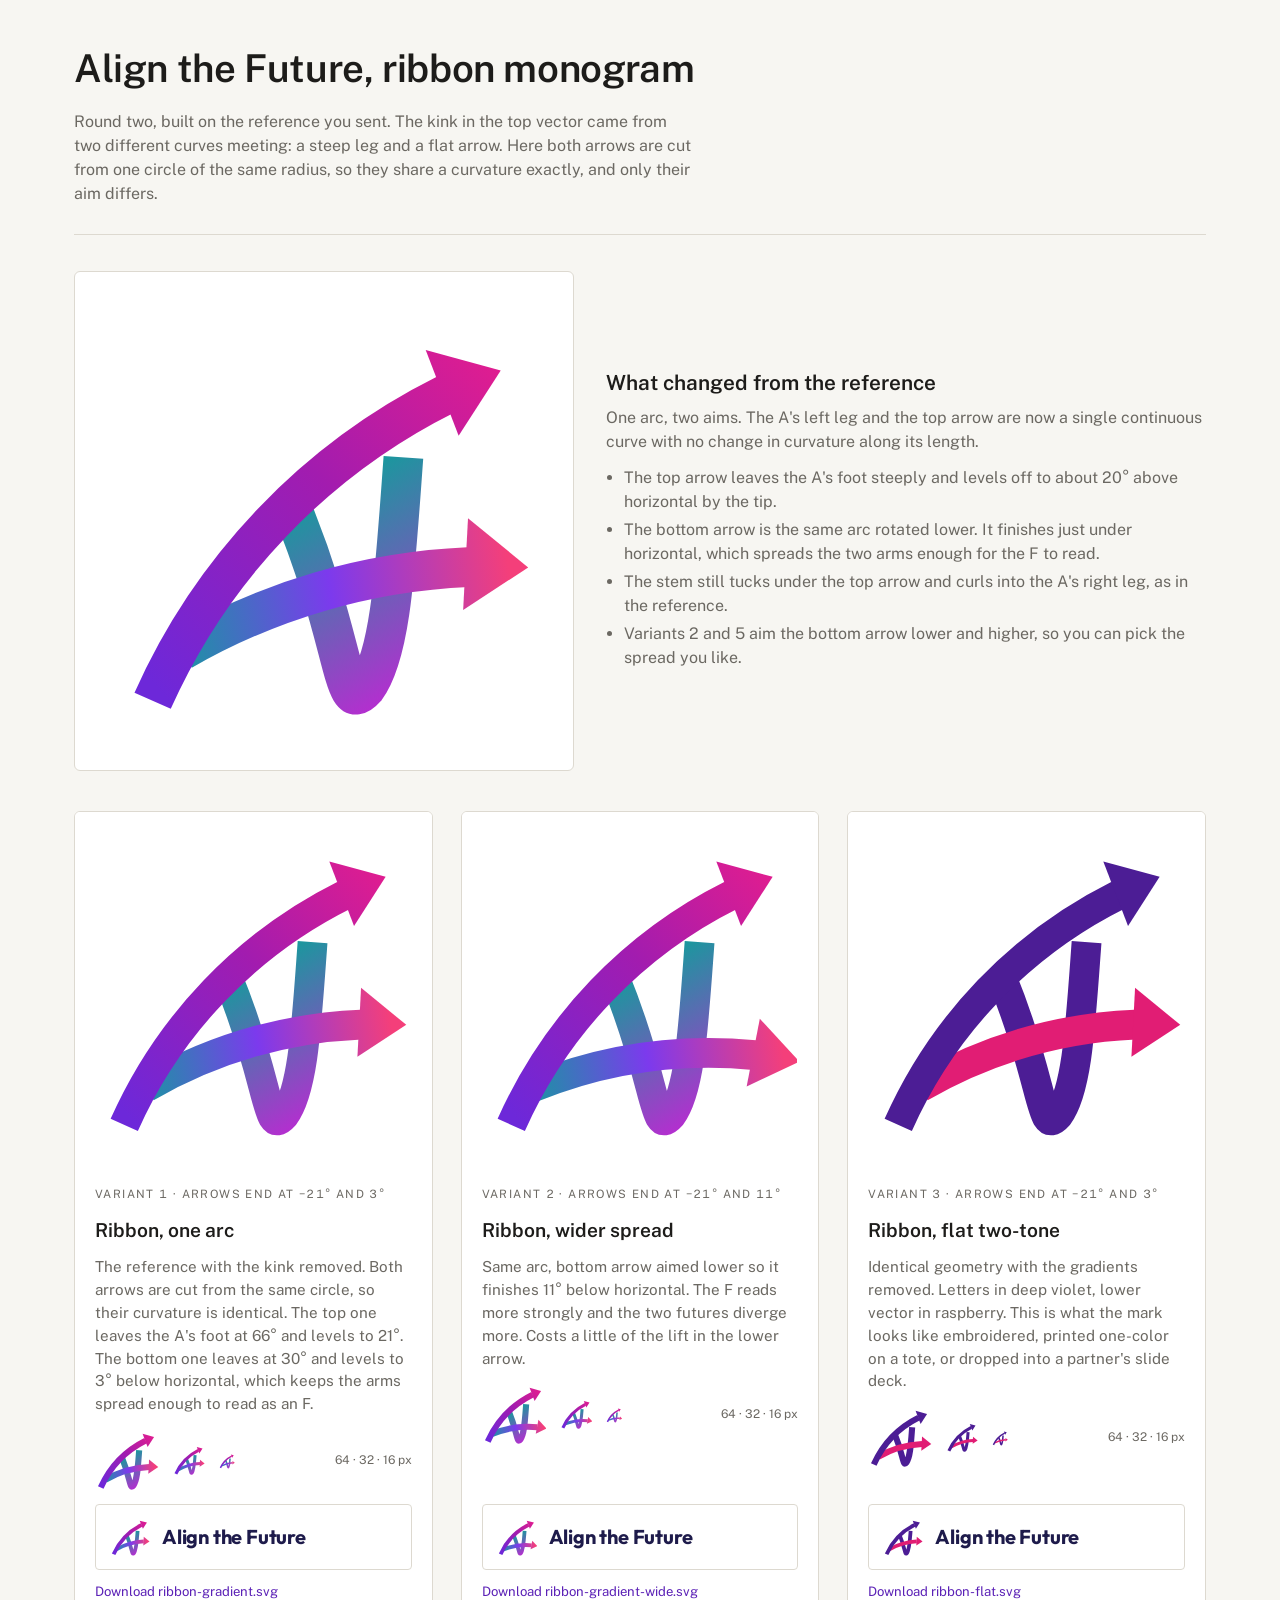
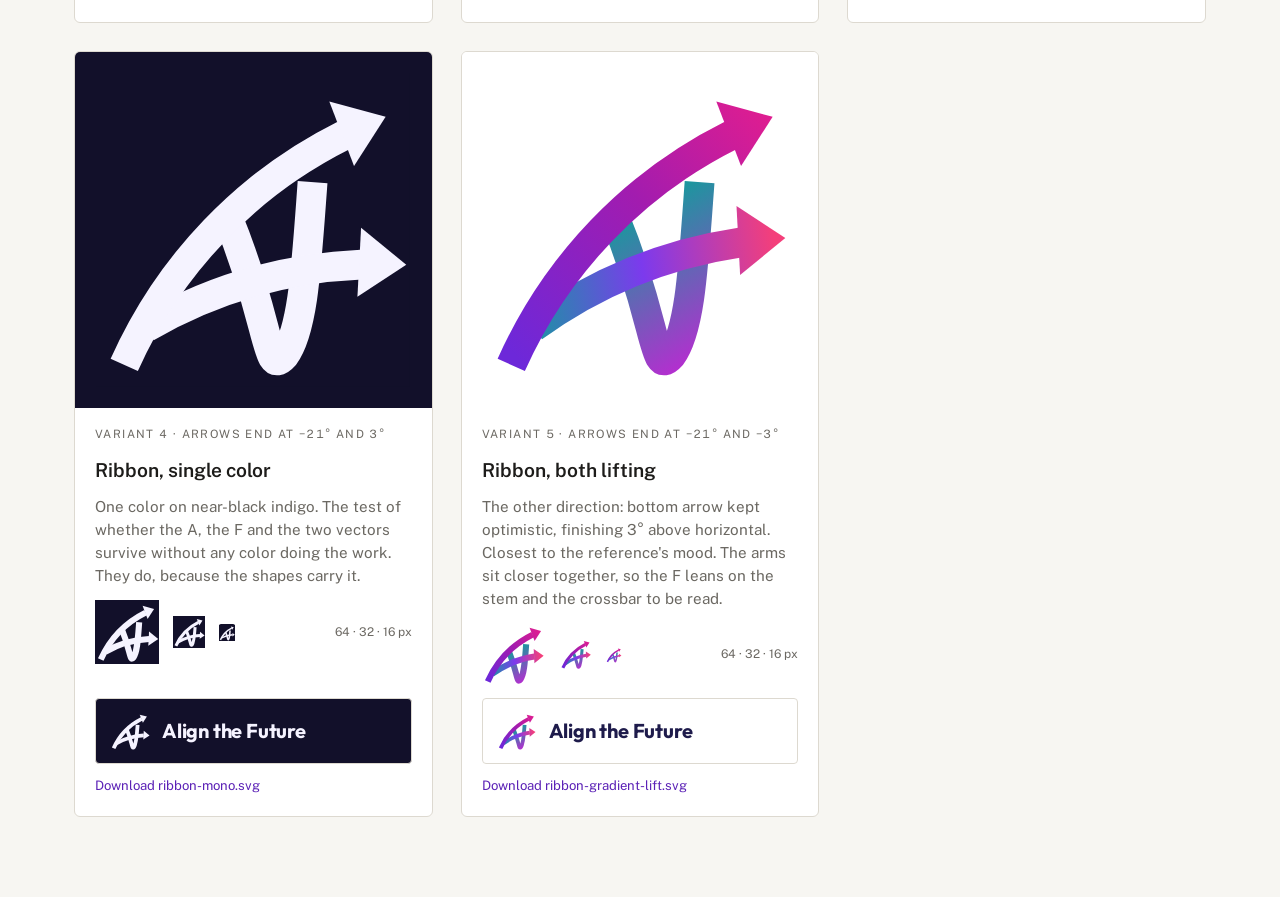
<file: docs/logo-concepts/ribbon.html>
<!doctype html>
<html lang="en"><head><meta charset="utf-8"><meta name="viewport" content="width=device-width, initial-scale=1"><meta name="robots" content="noindex">
<title>Align the Future Ribbon Monogram</title><link rel="stylesheet" href="https://fonts.googleapis.com/css2?family=Public+Sans:wght@400;600&family=Outfit:wght@700&display=swap"><style>
:root{--bg:#F7F6F2;--ink:#1D1C1A;--muted:#6B6862;--rule:#DDD9D0;--card:#FFFFFF;--accent:#5B21B6}
@media (prefers-color-scheme: dark){:root:not([data-theme="light"]){--bg:#15161A;--ink:#EDEBE6;--muted:#9A9890;--rule:#2C2E35;--card:#1D1F25;--accent:#C4B5FD}}
:root[data-theme="dark"]{--bg:#15161A;--ink:#EDEBE6;--muted:#9A9890;--rule:#2C2E35;--card:#1D1F25;--accent:#C4B5FD}
*{box-sizing:border-box}
body{margin:0;background:var(--bg);color:var(--ink);font-family:"Public Sans",ui-sans-serif,system-ui,-apple-system,"Segoe UI",Helvetica,Arial,sans-serif;line-height:1.5;-webkit-font-smoothing:antialiased}
.wrap{max-width:1180px;margin:0 auto;padding:40px 24px 80px}
header{padding-bottom:28px;border-bottom:1px solid var(--rule);margin-bottom:36px;display:grid;gap:12px}
header h1{margin:0;font-size:clamp(1.6rem,3.5vw,2.4rem);font-weight:600;letter-spacing:-0.01em;text-wrap:balance}
header p{margin:0;color:var(--muted);max-width:62ch}
.lead{display:grid;grid-template-columns:minmax(280px,1fr) minmax(280px,1.2fr);gap:32px;align-items:center;margin-bottom:40px}
.lead .big{background:#fff;border:1px solid var(--rule);border-radius:6px;padding:8%}
.lead .big svg{display:block;width:100%;height:auto}
.lead h2{margin:0 0 8px;font-size:1.3rem;font-weight:600}
.lead p{margin:0 0 12px;color:var(--muted)}
.lead ul{margin:0;padding-left:18px;color:var(--muted)}
.lead li{margin:4px 0}
.grid{display:grid;grid-template-columns:repeat(auto-fill,minmax(300px,1fr));gap:28px}
.c{background:var(--card);border:1px solid var(--rule);border-radius:6px;overflow:hidden;display:flex;flex-direction:column}
.c .hero{aspect-ratio:1;display:block;padding:6%}
.c .hero svg{display:block;width:100%;height:100%}
.c .body{padding:18px 20px 20px;display:flex;flex-direction:column;gap:12px;flex:1}
.c .kicker{font-size:.72rem;letter-spacing:.12em;text-transform:uppercase;color:var(--muted);font-variant-numeric:tabular-nums}
.c h2{margin:0;font-size:1.2rem;font-weight:600}
.c p{margin:0;font-size:.95rem;color:var(--muted)}
.lockup{display:flex;align-items:center;gap:12px;padding:12px 14px;border-radius:4px;margin-top:auto}
.lockup svg{width:40px;height:40px;flex:none}
.lockup span{font-family:"Outfit","Public Sans",sans-serif;font-weight:700;font-size:1.25rem;letter-spacing:-0.01em;white-space:nowrap}
.sizes{display:flex;align-items:center;gap:14px}
.sizes .lbl{font-size:.75rem;color:var(--muted);margin-left:auto}
.dl{font-size:.82rem;color:var(--accent);text-decoration:none}
.dl:hover,.dl:focus-visible{text-decoration:underline;outline:none}
</style></head>
<body><div class="wrap"><header>
  <h1>Align the Future, ribbon monogram</h1>
  <p>Round two, built on the reference you sent. The kink in the top vector came from two different curves meeting: a steep leg and a flat arrow. Here both arrows are cut from one circle of the same radius, so they share a curvature exactly, and only their aim differs.</p>
</header>
<div class="lead">
  <div class="big"><svg xmlns="http://www.w3.org/2000/svg" viewBox="0 0 100 100" role="img" aria-label="Align the Future monogram"><defs><linearGradient id="gtA" gradientUnits="userSpaceOnUse" x1="10" y1="90" x2="95" y2="15"><stop offset="0" stop-color="#6D28D9"/><stop offset="0.55" stop-color="#A21CAF"/><stop offset="1" stop-color="#E11D8F"/></linearGradient><linearGradient id="glA" gradientUnits="userSpaceOnUse" x1="10" y1="80" x2="95" y2="66"><stop offset="0" stop-color="#0F9F9A"/><stop offset="0.5" stop-color="#7C3AED"/><stop offset="1" stop-color="#F43F7A"/></linearGradient><linearGradient id="gsA" gradientUnits="userSpaceOnUse" x1="40" y1="45" x2="70" y2="95"><stop offset="0" stop-color="#0F9F9A"/><stop offset="1" stop-color="#C026D3"/></linearGradient></defs><rect width="100" height="100" fill="#FFFFFF"/><path d="M41.95,46 C55.95,80 54,97 60,90 C66,82 67,61.88 69,34.77" fill="none" stroke="url(#gsA)" stroke-width="9.5" stroke-linecap="butt"/><path d="M16,81 A150,150 0 0 1 84.46,61.05" fill="none" stroke="url(#glA)" stroke-width="9.5" stroke-linecap="butt"/><polygon points="98.85,61.11 83.29,71.31 84.45,49.34" fill="url(#glA)"/><path d="M9,93 A150,150 0 0 1 79.1,19.77" fill="none" stroke="url(#gtA)" stroke-width="9.5" stroke-linecap="butt"/><polygon points="92.28,13.97 82.21,29.62 74.33,9.08" fill="url(#gtA)"/></svg></div>
  <div>
    <h2>What changed from the reference</h2>
    <p>One arc, two aims. The A's left leg and the top arrow are now a single continuous curve with no change in curvature along its length.</p>
    <ul>
      <li>The top arrow leaves the A's foot steeply and levels off to about 20° above horizontal by the tip.</li>
      <li>The bottom arrow is the same arc rotated lower. It finishes just under horizontal, which spreads the two arms enough for the F to read.</li>
      <li>The stem still tucks under the top arrow and curls into the A's right leg, as in the reference.</li>
      <li>Variants 2 and 5 aim the bottom arrow lower and higher, so you can pick the spread you like.</li>
    </ul>
  </div>
</div>
<div class="grid">
<article class="c">
  <div class="hero" style="background:#FFFFFF"><svg xmlns="http://www.w3.org/2000/svg" viewBox="0 0 100 100" role="img" aria-label="Align the Future monogram"><defs><linearGradient id="gtA" gradientUnits="userSpaceOnUse" x1="10" y1="90" x2="95" y2="15"><stop offset="0" stop-color="#6D28D9"/><stop offset="0.55" stop-color="#A21CAF"/><stop offset="1" stop-color="#E11D8F"/></linearGradient><linearGradient id="glA" gradientUnits="userSpaceOnUse" x1="10" y1="80" x2="95" y2="66"><stop offset="0" stop-color="#0F9F9A"/><stop offset="0.5" stop-color="#7C3AED"/><stop offset="1" stop-color="#F43F7A"/></linearGradient><linearGradient id="gsA" gradientUnits="userSpaceOnUse" x1="40" y1="45" x2="70" y2="95"><stop offset="0" stop-color="#0F9F9A"/><stop offset="1" stop-color="#C026D3"/></linearGradient></defs><rect width="100" height="100" fill="#FFFFFF"/><path d="M41.95,46 C55.95,80 54,97 60,90 C66,82 67,61.88 69,34.77" fill="none" stroke="url(#gsA)" stroke-width="9.5" stroke-linecap="butt"/><path d="M16,81 A150,150 0 0 1 84.46,61.05" fill="none" stroke="url(#glA)" stroke-width="9.5" stroke-linecap="butt"/><polygon points="98.85,61.11 83.29,71.31 84.45,49.34" fill="url(#glA)"/><path d="M9,93 A150,150 0 0 1 79.1,19.77" fill="none" stroke="url(#gtA)" stroke-width="9.5" stroke-linecap="butt"/><polygon points="92.28,13.97 82.21,29.62 74.33,9.08" fill="url(#gtA)"/></svg></div>
  <div class="body">
    <div class="kicker">Variant 1 · arrows end at −21° and 3°</div>
    <h2>Ribbon, one arc</h2>
    <p>The reference with the kink removed. Both arrows are cut from the same circle, so their curvature is identical. The top one leaves the A&#x27;s foot at 66° and levels to 21°. The bottom one leaves at 30° and levels to 3° below horizontal, which keeps the arms spread enough to read as an F.</p>
    <div class="sizes"><div style="width:64px;height:64px;background:#FFFFFF;border-radius:3px"><svg xmlns="http://www.w3.org/2000/svg" viewBox="0 0 100 100" role="img" aria-label="Align the Future monogram"><defs><linearGradient id="gtA" gradientUnits="userSpaceOnUse" x1="10" y1="90" x2="95" y2="15"><stop offset="0" stop-color="#6D28D9"/><stop offset="0.55" stop-color="#A21CAF"/><stop offset="1" stop-color="#E11D8F"/></linearGradient><linearGradient id="glA" gradientUnits="userSpaceOnUse" x1="10" y1="80" x2="95" y2="66"><stop offset="0" stop-color="#0F9F9A"/><stop offset="0.5" stop-color="#7C3AED"/><stop offset="1" stop-color="#F43F7A"/></linearGradient><linearGradient id="gsA" gradientUnits="userSpaceOnUse" x1="40" y1="45" x2="70" y2="95"><stop offset="0" stop-color="#0F9F9A"/><stop offset="1" stop-color="#C026D3"/></linearGradient></defs><rect width="100" height="100" fill="#FFFFFF"/><path d="M41.95,46 C55.95,80 54,97 60,90 C66,82 67,61.88 69,34.77" fill="none" stroke="url(#gsA)" stroke-width="9.5" stroke-linecap="butt"/><path d="M16,81 A150,150 0 0 1 84.46,61.05" fill="none" stroke="url(#glA)" stroke-width="9.5" stroke-linecap="butt"/><polygon points="98.85,61.11 83.29,71.31 84.45,49.34" fill="url(#glA)"/><path d="M9,93 A150,150 0 0 1 79.1,19.77" fill="none" stroke="url(#gtA)" stroke-width="9.5" stroke-linecap="butt"/><polygon points="92.28,13.97 82.21,29.62 74.33,9.08" fill="url(#gtA)"/></svg></div><div style="width:32px;height:32px;background:#FFFFFF;border-radius:3px"><svg xmlns="http://www.w3.org/2000/svg" viewBox="0 0 100 100" role="img" aria-label="Align the Future monogram"><defs><linearGradient id="gtA" gradientUnits="userSpaceOnUse" x1="10" y1="90" x2="95" y2="15"><stop offset="0" stop-color="#6D28D9"/><stop offset="0.55" stop-color="#A21CAF"/><stop offset="1" stop-color="#E11D8F"/></linearGradient><linearGradient id="glA" gradientUnits="userSpaceOnUse" x1="10" y1="80" x2="95" y2="66"><stop offset="0" stop-color="#0F9F9A"/><stop offset="0.5" stop-color="#7C3AED"/><stop offset="1" stop-color="#F43F7A"/></linearGradient><linearGradient id="gsA" gradientUnits="userSpaceOnUse" x1="40" y1="45" x2="70" y2="95"><stop offset="0" stop-color="#0F9F9A"/><stop offset="1" stop-color="#C026D3"/></linearGradient></defs><rect width="100" height="100" fill="#FFFFFF"/><path d="M41.95,46 C55.95,80 54,97 60,90 C66,82 67,61.88 69,34.77" fill="none" stroke="url(#gsA)" stroke-width="9.5" stroke-linecap="butt"/><path d="M16,81 A150,150 0 0 1 84.46,61.05" fill="none" stroke="url(#glA)" stroke-width="9.5" stroke-linecap="butt"/><polygon points="98.85,61.11 83.29,71.31 84.45,49.34" fill="url(#glA)"/><path d="M9,93 A150,150 0 0 1 79.1,19.77" fill="none" stroke="url(#gtA)" stroke-width="9.5" stroke-linecap="butt"/><polygon points="92.28,13.97 82.21,29.62 74.33,9.08" fill="url(#gtA)"/></svg></div><div style="width:16px;height:16px;background:#FFFFFF;border-radius:2px"><svg xmlns="http://www.w3.org/2000/svg" viewBox="0 0 100 100" role="img" aria-label="Align the Future monogram"><defs><linearGradient id="gtA" gradientUnits="userSpaceOnUse" x1="10" y1="90" x2="95" y2="15"><stop offset="0" stop-color="#6D28D9"/><stop offset="0.55" stop-color="#A21CAF"/><stop offset="1" stop-color="#E11D8F"/></linearGradient><linearGradient id="glA" gradientUnits="userSpaceOnUse" x1="10" y1="80" x2="95" y2="66"><stop offset="0" stop-color="#0F9F9A"/><stop offset="0.5" stop-color="#7C3AED"/><stop offset="1" stop-color="#F43F7A"/></linearGradient><linearGradient id="gsA" gradientUnits="userSpaceOnUse" x1="40" y1="45" x2="70" y2="95"><stop offset="0" stop-color="#0F9F9A"/><stop offset="1" stop-color="#C026D3"/></linearGradient></defs><rect width="100" height="100" fill="#FFFFFF"/><path d="M41.95,46 C55.95,80 54,97 60,90 C66,82 67,61.88 69,34.77" fill="none" stroke="url(#gsA)" stroke-width="9.5" stroke-linecap="butt"/><path d="M16,81 A150,150 0 0 1 84.46,61.05" fill="none" stroke="url(#glA)" stroke-width="9.5" stroke-linecap="butt"/><polygon points="98.85,61.11 83.29,71.31 84.45,49.34" fill="url(#glA)"/><path d="M9,93 A150,150 0 0 1 79.1,19.77" fill="none" stroke="url(#gtA)" stroke-width="9.5" stroke-linecap="butt"/><polygon points="92.28,13.97 82.21,29.62 74.33,9.08" fill="url(#gtA)"/></svg></div><span class="lbl">64 · 32 · 16 px</span></div>
    <div class="lockup" style="background:#FFFFFF;color:#1E1B4B;border:1px solid var(--rule)"><svg xmlns="http://www.w3.org/2000/svg" viewBox="0 0 100 100" role="img" aria-label="Align the Future monogram"><defs><linearGradient id="gtA" gradientUnits="userSpaceOnUse" x1="10" y1="90" x2="95" y2="15"><stop offset="0" stop-color="#6D28D9"/><stop offset="0.55" stop-color="#A21CAF"/><stop offset="1" stop-color="#E11D8F"/></linearGradient><linearGradient id="glA" gradientUnits="userSpaceOnUse" x1="10" y1="80" x2="95" y2="66"><stop offset="0" stop-color="#0F9F9A"/><stop offset="0.5" stop-color="#7C3AED"/><stop offset="1" stop-color="#F43F7A"/></linearGradient><linearGradient id="gsA" gradientUnits="userSpaceOnUse" x1="40" y1="45" x2="70" y2="95"><stop offset="0" stop-color="#0F9F9A"/><stop offset="1" stop-color="#C026D3"/></linearGradient></defs><rect width="100" height="100" fill="#FFFFFF"/><path d="M41.95,46 C55.95,80 54,97 60,90 C66,82 67,61.88 69,34.77" fill="none" stroke="url(#gsA)" stroke-width="9.5" stroke-linecap="butt"/><path d="M16,81 A150,150 0 0 1 84.46,61.05" fill="none" stroke="url(#glA)" stroke-width="9.5" stroke-linecap="butt"/><polygon points="98.85,61.11 83.29,71.31 84.45,49.34" fill="url(#glA)"/><path d="M9,93 A150,150 0 0 1 79.1,19.77" fill="none" stroke="url(#gtA)" stroke-width="9.5" stroke-linecap="butt"/><polygon points="92.28,13.97 82.21,29.62 74.33,9.08" fill="url(#gtA)"/></svg><span>Align the Future</span></div>
    <a class="dl" href="ribbon-gradient.svg" download>Download ribbon-gradient.svg</a>
  </div>
</article><article class="c">
  <div class="hero" style="background:#FFFFFF"><svg xmlns="http://www.w3.org/2000/svg" viewBox="0 0 100 100" role="img" aria-label="Align the Future monogram"><defs><linearGradient id="gtB" gradientUnits="userSpaceOnUse" x1="10" y1="90" x2="95" y2="15"><stop offset="0" stop-color="#6D28D9"/><stop offset="0.55" stop-color="#A21CAF"/><stop offset="1" stop-color="#E11D8F"/></linearGradient><linearGradient id="glB" gradientUnits="userSpaceOnUse" x1="10" y1="80" x2="95" y2="66"><stop offset="0" stop-color="#0F9F9A"/><stop offset="0.5" stop-color="#7C3AED"/><stop offset="1" stop-color="#F43F7A"/></linearGradient><linearGradient id="gsB" gradientUnits="userSpaceOnUse" x1="40" y1="45" x2="70" y2="95"><stop offset="0" stop-color="#0F9F9A"/><stop offset="1" stop-color="#C026D3"/></linearGradient></defs><rect width="100" height="100" fill="#FFFFFF"/><path d="M41.95,46 C55.95,80 54,97 60,90 C66,82 67,61.88 69,34.77" fill="none" stroke="url(#gsB)" stroke-width="9.5" stroke-linecap="butt"/><path d="M16,81 A150,150 0 0 1 86.57,70.77" fill="none" stroke="url(#glB)" stroke-width="9.5" stroke-linecap="butt"/><polygon points="100.81,72.83 83.99,80.77 88.19,59.17" fill="url(#glB)"/><path d="M9,93 A150,150 0 0 1 79.1,19.77" fill="none" stroke="url(#gtB)" stroke-width="9.5" stroke-linecap="butt"/><polygon points="92.28,13.97 82.21,29.62 74.33,9.08" fill="url(#gtB)"/></svg></div>
  <div class="body">
    <div class="kicker">Variant 2 · arrows end at −21° and 11°</div>
    <h2>Ribbon, wider spread</h2>
    <p>Same arc, bottom arrow aimed lower so it finishes 11° below horizontal. The F reads more strongly and the two futures diverge more. Costs a little of the lift in the lower arrow.</p>
    <div class="sizes"><div style="width:64px;height:64px;background:#FFFFFF;border-radius:3px"><svg xmlns="http://www.w3.org/2000/svg" viewBox="0 0 100 100" role="img" aria-label="Align the Future monogram"><defs><linearGradient id="gtB" gradientUnits="userSpaceOnUse" x1="10" y1="90" x2="95" y2="15"><stop offset="0" stop-color="#6D28D9"/><stop offset="0.55" stop-color="#A21CAF"/><stop offset="1" stop-color="#E11D8F"/></linearGradient><linearGradient id="glB" gradientUnits="userSpaceOnUse" x1="10" y1="80" x2="95" y2="66"><stop offset="0" stop-color="#0F9F9A"/><stop offset="0.5" stop-color="#7C3AED"/><stop offset="1" stop-color="#F43F7A"/></linearGradient><linearGradient id="gsB" gradientUnits="userSpaceOnUse" x1="40" y1="45" x2="70" y2="95"><stop offset="0" stop-color="#0F9F9A"/><stop offset="1" stop-color="#C026D3"/></linearGradient></defs><rect width="100" height="100" fill="#FFFFFF"/><path d="M41.95,46 C55.95,80 54,97 60,90 C66,82 67,61.88 69,34.77" fill="none" stroke="url(#gsB)" stroke-width="9.5" stroke-linecap="butt"/><path d="M16,81 A150,150 0 0 1 86.57,70.77" fill="none" stroke="url(#glB)" stroke-width="9.5" stroke-linecap="butt"/><polygon points="100.81,72.83 83.99,80.77 88.19,59.17" fill="url(#glB)"/><path d="M9,93 A150,150 0 0 1 79.1,19.77" fill="none" stroke="url(#gtB)" stroke-width="9.5" stroke-linecap="butt"/><polygon points="92.28,13.97 82.21,29.62 74.33,9.08" fill="url(#gtB)"/></svg></div><div style="width:32px;height:32px;background:#FFFFFF;border-radius:3px"><svg xmlns="http://www.w3.org/2000/svg" viewBox="0 0 100 100" role="img" aria-label="Align the Future monogram"><defs><linearGradient id="gtB" gradientUnits="userSpaceOnUse" x1="10" y1="90" x2="95" y2="15"><stop offset="0" stop-color="#6D28D9"/><stop offset="0.55" stop-color="#A21CAF"/><stop offset="1" stop-color="#E11D8F"/></linearGradient><linearGradient id="glB" gradientUnits="userSpaceOnUse" x1="10" y1="80" x2="95" y2="66"><stop offset="0" stop-color="#0F9F9A"/><stop offset="0.5" stop-color="#7C3AED"/><stop offset="1" stop-color="#F43F7A"/></linearGradient><linearGradient id="gsB" gradientUnits="userSpaceOnUse" x1="40" y1="45" x2="70" y2="95"><stop offset="0" stop-color="#0F9F9A"/><stop offset="1" stop-color="#C026D3"/></linearGradient></defs><rect width="100" height="100" fill="#FFFFFF"/><path d="M41.95,46 C55.95,80 54,97 60,90 C66,82 67,61.88 69,34.77" fill="none" stroke="url(#gsB)" stroke-width="9.5" stroke-linecap="butt"/><path d="M16,81 A150,150 0 0 1 86.57,70.77" fill="none" stroke="url(#glB)" stroke-width="9.5" stroke-linecap="butt"/><polygon points="100.81,72.83 83.99,80.77 88.19,59.17" fill="url(#glB)"/><path d="M9,93 A150,150 0 0 1 79.1,19.77" fill="none" stroke="url(#gtB)" stroke-width="9.5" stroke-linecap="butt"/><polygon points="92.28,13.97 82.21,29.62 74.33,9.08" fill="url(#gtB)"/></svg></div><div style="width:16px;height:16px;background:#FFFFFF;border-radius:2px"><svg xmlns="http://www.w3.org/2000/svg" viewBox="0 0 100 100" role="img" aria-label="Align the Future monogram"><defs><linearGradient id="gtB" gradientUnits="userSpaceOnUse" x1="10" y1="90" x2="95" y2="15"><stop offset="0" stop-color="#6D28D9"/><stop offset="0.55" stop-color="#A21CAF"/><stop offset="1" stop-color="#E11D8F"/></linearGradient><linearGradient id="glB" gradientUnits="userSpaceOnUse" x1="10" y1="80" x2="95" y2="66"><stop offset="0" stop-color="#0F9F9A"/><stop offset="0.5" stop-color="#7C3AED"/><stop offset="1" stop-color="#F43F7A"/></linearGradient><linearGradient id="gsB" gradientUnits="userSpaceOnUse" x1="40" y1="45" x2="70" y2="95"><stop offset="0" stop-color="#0F9F9A"/><stop offset="1" stop-color="#C026D3"/></linearGradient></defs><rect width="100" height="100" fill="#FFFFFF"/><path d="M41.95,46 C55.95,80 54,97 60,90 C66,82 67,61.88 69,34.77" fill="none" stroke="url(#gsB)" stroke-width="9.5" stroke-linecap="butt"/><path d="M16,81 A150,150 0 0 1 86.57,70.77" fill="none" stroke="url(#glB)" stroke-width="9.5" stroke-linecap="butt"/><polygon points="100.81,72.83 83.99,80.77 88.19,59.17" fill="url(#glB)"/><path d="M9,93 A150,150 0 0 1 79.1,19.77" fill="none" stroke="url(#gtB)" stroke-width="9.5" stroke-linecap="butt"/><polygon points="92.28,13.97 82.21,29.62 74.33,9.08" fill="url(#gtB)"/></svg></div><span class="lbl">64 · 32 · 16 px</span></div>
    <div class="lockup" style="background:#FFFFFF;color:#1E1B4B;border:1px solid var(--rule)"><svg xmlns="http://www.w3.org/2000/svg" viewBox="0 0 100 100" role="img" aria-label="Align the Future monogram"><defs><linearGradient id="gtB" gradientUnits="userSpaceOnUse" x1="10" y1="90" x2="95" y2="15"><stop offset="0" stop-color="#6D28D9"/><stop offset="0.55" stop-color="#A21CAF"/><stop offset="1" stop-color="#E11D8F"/></linearGradient><linearGradient id="glB" gradientUnits="userSpaceOnUse" x1="10" y1="80" x2="95" y2="66"><stop offset="0" stop-color="#0F9F9A"/><stop offset="0.5" stop-color="#7C3AED"/><stop offset="1" stop-color="#F43F7A"/></linearGradient><linearGradient id="gsB" gradientUnits="userSpaceOnUse" x1="40" y1="45" x2="70" y2="95"><stop offset="0" stop-color="#0F9F9A"/><stop offset="1" stop-color="#C026D3"/></linearGradient></defs><rect width="100" height="100" fill="#FFFFFF"/><path d="M41.95,46 C55.95,80 54,97 60,90 C66,82 67,61.88 69,34.77" fill="none" stroke="url(#gsB)" stroke-width="9.5" stroke-linecap="butt"/><path d="M16,81 A150,150 0 0 1 86.57,70.77" fill="none" stroke="url(#glB)" stroke-width="9.5" stroke-linecap="butt"/><polygon points="100.81,72.83 83.99,80.77 88.19,59.17" fill="url(#glB)"/><path d="M9,93 A150,150 0 0 1 79.1,19.77" fill="none" stroke="url(#gtB)" stroke-width="9.5" stroke-linecap="butt"/><polygon points="92.28,13.97 82.21,29.62 74.33,9.08" fill="url(#gtB)"/></svg><span>Align the Future</span></div>
    <a class="dl" href="ribbon-gradient-wide.svg" download>Download ribbon-gradient-wide.svg</a>
  </div>
</article><article class="c">
  <div class="hero" style="background:#FFFFFF"><svg xmlns="http://www.w3.org/2000/svg" viewBox="0 0 100 100" role="img" aria-label="Align the Future monogram"><defs></defs><rect width="100" height="100" fill="#FFFFFF"/><path d="M41.95,46 C55.95,80 54,97 60,90 C66,82 67,61.88 69,34.77" fill="none" stroke="#4C1D95" stroke-width="9.5" stroke-linecap="butt"/><path d="M16,81 A150,150 0 0 1 84.46,61.05" fill="none" stroke="#E11D74" stroke-width="9.5" stroke-linecap="butt"/><polygon points="98.85,61.11 83.29,71.31 84.45,49.34" fill="#E11D74"/><path d="M9,93 A150,150 0 0 1 79.1,19.77" fill="none" stroke="#4C1D95" stroke-width="9.5" stroke-linecap="butt"/><polygon points="92.28,13.97 82.21,29.62 74.33,9.08" fill="#4C1D95"/></svg></div>
  <div class="body">
    <div class="kicker">Variant 3 · arrows end at −21° and 3°</div>
    <h2>Ribbon, flat two-tone</h2>
    <p>Identical geometry with the gradients removed. Letters in deep violet, lower vector in raspberry. This is what the mark looks like embroidered, printed one-color on a tote, or dropped into a partner&#x27;s slide deck.</p>
    <div class="sizes"><div style="width:64px;height:64px;background:#FFFFFF;border-radius:3px"><svg xmlns="http://www.w3.org/2000/svg" viewBox="0 0 100 100" role="img" aria-label="Align the Future monogram"><defs></defs><rect width="100" height="100" fill="#FFFFFF"/><path d="M41.95,46 C55.95,80 54,97 60,90 C66,82 67,61.88 69,34.77" fill="none" stroke="#4C1D95" stroke-width="9.5" stroke-linecap="butt"/><path d="M16,81 A150,150 0 0 1 84.46,61.05" fill="none" stroke="#E11D74" stroke-width="9.5" stroke-linecap="butt"/><polygon points="98.85,61.11 83.29,71.31 84.45,49.34" fill="#E11D74"/><path d="M9,93 A150,150 0 0 1 79.1,19.77" fill="none" stroke="#4C1D95" stroke-width="9.5" stroke-linecap="butt"/><polygon points="92.28,13.97 82.21,29.62 74.33,9.08" fill="#4C1D95"/></svg></div><div style="width:32px;height:32px;background:#FFFFFF;border-radius:3px"><svg xmlns="http://www.w3.org/2000/svg" viewBox="0 0 100 100" role="img" aria-label="Align the Future monogram"><defs></defs><rect width="100" height="100" fill="#FFFFFF"/><path d="M41.95,46 C55.95,80 54,97 60,90 C66,82 67,61.88 69,34.77" fill="none" stroke="#4C1D95" stroke-width="9.5" stroke-linecap="butt"/><path d="M16,81 A150,150 0 0 1 84.46,61.05" fill="none" stroke="#E11D74" stroke-width="9.5" stroke-linecap="butt"/><polygon points="98.85,61.11 83.29,71.31 84.45,49.34" fill="#E11D74"/><path d="M9,93 A150,150 0 0 1 79.1,19.77" fill="none" stroke="#4C1D95" stroke-width="9.5" stroke-linecap="butt"/><polygon points="92.28,13.97 82.21,29.62 74.33,9.08" fill="#4C1D95"/></svg></div><div style="width:16px;height:16px;background:#FFFFFF;border-radius:2px"><svg xmlns="http://www.w3.org/2000/svg" viewBox="0 0 100 100" role="img" aria-label="Align the Future monogram"><defs></defs><rect width="100" height="100" fill="#FFFFFF"/><path d="M41.95,46 C55.95,80 54,97 60,90 C66,82 67,61.88 69,34.77" fill="none" stroke="#4C1D95" stroke-width="9.5" stroke-linecap="butt"/><path d="M16,81 A150,150 0 0 1 84.46,61.05" fill="none" stroke="#E11D74" stroke-width="9.5" stroke-linecap="butt"/><polygon points="98.85,61.11 83.29,71.31 84.45,49.34" fill="#E11D74"/><path d="M9,93 A150,150 0 0 1 79.1,19.77" fill="none" stroke="#4C1D95" stroke-width="9.5" stroke-linecap="butt"/><polygon points="92.28,13.97 82.21,29.62 74.33,9.08" fill="#4C1D95"/></svg></div><span class="lbl">64 · 32 · 16 px</span></div>
    <div class="lockup" style="background:#FFFFFF;color:#1E1B4B;border:1px solid var(--rule)"><svg xmlns="http://www.w3.org/2000/svg" viewBox="0 0 100 100" role="img" aria-label="Align the Future monogram"><defs></defs><rect width="100" height="100" fill="#FFFFFF"/><path d="M41.95,46 C55.95,80 54,97 60,90 C66,82 67,61.88 69,34.77" fill="none" stroke="#4C1D95" stroke-width="9.5" stroke-linecap="butt"/><path d="M16,81 A150,150 0 0 1 84.46,61.05" fill="none" stroke="#E11D74" stroke-width="9.5" stroke-linecap="butt"/><polygon points="98.85,61.11 83.29,71.31 84.45,49.34" fill="#E11D74"/><path d="M9,93 A150,150 0 0 1 79.1,19.77" fill="none" stroke="#4C1D95" stroke-width="9.5" stroke-linecap="butt"/><polygon points="92.28,13.97 82.21,29.62 74.33,9.08" fill="#4C1D95"/></svg><span>Align the Future</span></div>
    <a class="dl" href="ribbon-flat.svg" download>Download ribbon-flat.svg</a>
  </div>
</article><article class="c">
  <div class="hero" style="background:#12102A"><svg xmlns="http://www.w3.org/2000/svg" viewBox="0 0 100 100" role="img" aria-label="Align the Future monogram"><defs></defs><rect width="100" height="100" fill="#12102A"/><path d="M41.95,46 C55.95,80 54,97 60,90 C66,82 67,61.88 69,34.77" fill="none" stroke="#F5F3FF" stroke-width="9.5" stroke-linecap="butt"/><path d="M16,81 A150,150 0 0 1 84.46,61.05" fill="none" stroke="#F5F3FF" stroke-width="9.5" stroke-linecap="butt"/><polygon points="98.85,61.11 83.29,71.31 84.45,49.34" fill="#F5F3FF"/><path d="M9,93 A150,150 0 0 1 79.1,19.77" fill="none" stroke="#F5F3FF" stroke-width="9.5" stroke-linecap="butt"/><polygon points="92.28,13.97 82.21,29.62 74.33,9.08" fill="#F5F3FF"/></svg></div>
  <div class="body">
    <div class="kicker">Variant 4 · arrows end at −21° and 3°</div>
    <h2>Ribbon, single color</h2>
    <p>One color on near-black indigo. The test of whether the A, the F and the two vectors survive without any color doing the work. They do, because the shapes carry it.</p>
    <div class="sizes"><div style="width:64px;height:64px;background:#12102A;border-radius:3px"><svg xmlns="http://www.w3.org/2000/svg" viewBox="0 0 100 100" role="img" aria-label="Align the Future monogram"><defs></defs><rect width="100" height="100" fill="#12102A"/><path d="M41.95,46 C55.95,80 54,97 60,90 C66,82 67,61.88 69,34.77" fill="none" stroke="#F5F3FF" stroke-width="9.5" stroke-linecap="butt"/><path d="M16,81 A150,150 0 0 1 84.46,61.05" fill="none" stroke="#F5F3FF" stroke-width="9.5" stroke-linecap="butt"/><polygon points="98.85,61.11 83.29,71.31 84.45,49.34" fill="#F5F3FF"/><path d="M9,93 A150,150 0 0 1 79.1,19.77" fill="none" stroke="#F5F3FF" stroke-width="9.5" stroke-linecap="butt"/><polygon points="92.28,13.97 82.21,29.62 74.33,9.08" fill="#F5F3FF"/></svg></div><div style="width:32px;height:32px;background:#12102A;border-radius:3px"><svg xmlns="http://www.w3.org/2000/svg" viewBox="0 0 100 100" role="img" aria-label="Align the Future monogram"><defs></defs><rect width="100" height="100" fill="#12102A"/><path d="M41.95,46 C55.95,80 54,97 60,90 C66,82 67,61.88 69,34.77" fill="none" stroke="#F5F3FF" stroke-width="9.5" stroke-linecap="butt"/><path d="M16,81 A150,150 0 0 1 84.46,61.05" fill="none" stroke="#F5F3FF" stroke-width="9.5" stroke-linecap="butt"/><polygon points="98.85,61.11 83.29,71.31 84.45,49.34" fill="#F5F3FF"/><path d="M9,93 A150,150 0 0 1 79.1,19.77" fill="none" stroke="#F5F3FF" stroke-width="9.5" stroke-linecap="butt"/><polygon points="92.28,13.97 82.21,29.62 74.33,9.08" fill="#F5F3FF"/></svg></div><div style="width:16px;height:16px;background:#12102A;border-radius:2px"><svg xmlns="http://www.w3.org/2000/svg" viewBox="0 0 100 100" role="img" aria-label="Align the Future monogram"><defs></defs><rect width="100" height="100" fill="#12102A"/><path d="M41.95,46 C55.95,80 54,97 60,90 C66,82 67,61.88 69,34.77" fill="none" stroke="#F5F3FF" stroke-width="9.5" stroke-linecap="butt"/><path d="M16,81 A150,150 0 0 1 84.46,61.05" fill="none" stroke="#F5F3FF" stroke-width="9.5" stroke-linecap="butt"/><polygon points="98.85,61.11 83.29,71.31 84.45,49.34" fill="#F5F3FF"/><path d="M9,93 A150,150 0 0 1 79.1,19.77" fill="none" stroke="#F5F3FF" stroke-width="9.5" stroke-linecap="butt"/><polygon points="92.28,13.97 82.21,29.62 74.33,9.08" fill="#F5F3FF"/></svg></div><span class="lbl">64 · 32 · 16 px</span></div>
    <div class="lockup" style="background:#12102A;color:#F5F3FF;border:1px solid var(--rule)"><svg xmlns="http://www.w3.org/2000/svg" viewBox="0 0 100 100" role="img" aria-label="Align the Future monogram"><defs></defs><rect width="100" height="100" fill="#12102A"/><path d="M41.95,46 C55.95,80 54,97 60,90 C66,82 67,61.88 69,34.77" fill="none" stroke="#F5F3FF" stroke-width="9.5" stroke-linecap="butt"/><path d="M16,81 A150,150 0 0 1 84.46,61.05" fill="none" stroke="#F5F3FF" stroke-width="9.5" stroke-linecap="butt"/><polygon points="98.85,61.11 83.29,71.31 84.45,49.34" fill="#F5F3FF"/><path d="M9,93 A150,150 0 0 1 79.1,19.77" fill="none" stroke="#F5F3FF" stroke-width="9.5" stroke-linecap="butt"/><polygon points="92.28,13.97 82.21,29.62 74.33,9.08" fill="#F5F3FF"/></svg><span>Align the Future</span></div>
    <a class="dl" href="ribbon-mono.svg" download>Download ribbon-mono.svg</a>
  </div>
</article><article class="c">
  <div class="hero" style="background:#FFFFFF"><svg xmlns="http://www.w3.org/2000/svg" viewBox="0 0 100 100" role="img" aria-label="Align the Future monogram"><defs><linearGradient id="gtC" gradientUnits="userSpaceOnUse" x1="10" y1="90" x2="95" y2="15"><stop offset="0" stop-color="#6D28D9"/><stop offset="0.55" stop-color="#A21CAF"/><stop offset="1" stop-color="#E11D8F"/></linearGradient><linearGradient id="glC" gradientUnits="userSpaceOnUse" x1="10" y1="80" x2="95" y2="66"><stop offset="0" stop-color="#0F9F9A"/><stop offset="0.5" stop-color="#7C3AED"/><stop offset="1" stop-color="#F43F7A"/></linearGradient><linearGradient id="gsC" gradientUnits="userSpaceOnUse" x1="40" y1="45" x2="70" y2="95"><stop offset="0" stop-color="#0F9F9A"/><stop offset="1" stop-color="#C026D3"/></linearGradient></defs><rect width="100" height="100" fill="#FFFFFF"/><path d="M41.95,46 C55.95,80 54,97 60,90 C66,82 67,61.88 69,34.77" fill="none" stroke="url(#gsC)" stroke-width="9.5" stroke-linecap="butt"/><path d="M16,81 A150,150 0 0 1 81.99,54" fill="none" stroke="url(#glC)" stroke-width="9.5" stroke-linecap="butt"/><polygon points="96.32,52.56 81.91,64.33 80.76,42.36" fill="url(#glC)"/><path d="M9,93 A150,150 0 0 1 79.1,19.77" fill="none" stroke="url(#gtC)" stroke-width="9.5" stroke-linecap="butt"/><polygon points="92.28,13.97 82.21,29.62 74.33,9.08" fill="url(#gtC)"/></svg></div>
  <div class="body">
    <div class="kicker">Variant 5 · arrows end at −21° and −3°</div>
    <h2>Ribbon, both lifting</h2>
    <p>The other direction: bottom arrow kept optimistic, finishing 3° above horizontal. Closest to the reference&#x27;s mood. The arms sit closer together, so the F leans on the stem and the crossbar to be read.</p>
    <div class="sizes"><div style="width:64px;height:64px;background:#FFFFFF;border-radius:3px"><svg xmlns="http://www.w3.org/2000/svg" viewBox="0 0 100 100" role="img" aria-label="Align the Future monogram"><defs><linearGradient id="gtC" gradientUnits="userSpaceOnUse" x1="10" y1="90" x2="95" y2="15"><stop offset="0" stop-color="#6D28D9"/><stop offset="0.55" stop-color="#A21CAF"/><stop offset="1" stop-color="#E11D8F"/></linearGradient><linearGradient id="glC" gradientUnits="userSpaceOnUse" x1="10" y1="80" x2="95" y2="66"><stop offset="0" stop-color="#0F9F9A"/><stop offset="0.5" stop-color="#7C3AED"/><stop offset="1" stop-color="#F43F7A"/></linearGradient><linearGradient id="gsC" gradientUnits="userSpaceOnUse" x1="40" y1="45" x2="70" y2="95"><stop offset="0" stop-color="#0F9F9A"/><stop offset="1" stop-color="#C026D3"/></linearGradient></defs><rect width="100" height="100" fill="#FFFFFF"/><path d="M41.95,46 C55.95,80 54,97 60,90 C66,82 67,61.88 69,34.77" fill="none" stroke="url(#gsC)" stroke-width="9.5" stroke-linecap="butt"/><path d="M16,81 A150,150 0 0 1 81.99,54" fill="none" stroke="url(#glC)" stroke-width="9.5" stroke-linecap="butt"/><polygon points="96.32,52.56 81.91,64.33 80.76,42.36" fill="url(#glC)"/><path d="M9,93 A150,150 0 0 1 79.1,19.77" fill="none" stroke="url(#gtC)" stroke-width="9.5" stroke-linecap="butt"/><polygon points="92.28,13.97 82.21,29.62 74.33,9.08" fill="url(#gtC)"/></svg></div><div style="width:32px;height:32px;background:#FFFFFF;border-radius:3px"><svg xmlns="http://www.w3.org/2000/svg" viewBox="0 0 100 100" role="img" aria-label="Align the Future monogram"><defs><linearGradient id="gtC" gradientUnits="userSpaceOnUse" x1="10" y1="90" x2="95" y2="15"><stop offset="0" stop-color="#6D28D9"/><stop offset="0.55" stop-color="#A21CAF"/><stop offset="1" stop-color="#E11D8F"/></linearGradient><linearGradient id="glC" gradientUnits="userSpaceOnUse" x1="10" y1="80" x2="95" y2="66"><stop offset="0" stop-color="#0F9F9A"/><stop offset="0.5" stop-color="#7C3AED"/><stop offset="1" stop-color="#F43F7A"/></linearGradient><linearGradient id="gsC" gradientUnits="userSpaceOnUse" x1="40" y1="45" x2="70" y2="95"><stop offset="0" stop-color="#0F9F9A"/><stop offset="1" stop-color="#C026D3"/></linearGradient></defs><rect width="100" height="100" fill="#FFFFFF"/><path d="M41.95,46 C55.95,80 54,97 60,90 C66,82 67,61.88 69,34.77" fill="none" stroke="url(#gsC)" stroke-width="9.5" stroke-linecap="butt"/><path d="M16,81 A150,150 0 0 1 81.99,54" fill="none" stroke="url(#glC)" stroke-width="9.5" stroke-linecap="butt"/><polygon points="96.32,52.56 81.91,64.33 80.76,42.36" fill="url(#glC)"/><path d="M9,93 A150,150 0 0 1 79.1,19.77" fill="none" stroke="url(#gtC)" stroke-width="9.5" stroke-linecap="butt"/><polygon points="92.28,13.97 82.21,29.62 74.33,9.08" fill="url(#gtC)"/></svg></div><div style="width:16px;height:16px;background:#FFFFFF;border-radius:2px"><svg xmlns="http://www.w3.org/2000/svg" viewBox="0 0 100 100" role="img" aria-label="Align the Future monogram"><defs><linearGradient id="gtC" gradientUnits="userSpaceOnUse" x1="10" y1="90" x2="95" y2="15"><stop offset="0" stop-color="#6D28D9"/><stop offset="0.55" stop-color="#A21CAF"/><stop offset="1" stop-color="#E11D8F"/></linearGradient><linearGradient id="glC" gradientUnits="userSpaceOnUse" x1="10" y1="80" x2="95" y2="66"><stop offset="0" stop-color="#0F9F9A"/><stop offset="0.5" stop-color="#7C3AED"/><stop offset="1" stop-color="#F43F7A"/></linearGradient><linearGradient id="gsC" gradientUnits="userSpaceOnUse" x1="40" y1="45" x2="70" y2="95"><stop offset="0" stop-color="#0F9F9A"/><stop offset="1" stop-color="#C026D3"/></linearGradient></defs><rect width="100" height="100" fill="#FFFFFF"/><path d="M41.95,46 C55.95,80 54,97 60,90 C66,82 67,61.88 69,34.77" fill="none" stroke="url(#gsC)" stroke-width="9.5" stroke-linecap="butt"/><path d="M16,81 A150,150 0 0 1 81.99,54" fill="none" stroke="url(#glC)" stroke-width="9.5" stroke-linecap="butt"/><polygon points="96.32,52.56 81.91,64.33 80.76,42.36" fill="url(#glC)"/><path d="M9,93 A150,150 0 0 1 79.1,19.77" fill="none" stroke="url(#gtC)" stroke-width="9.5" stroke-linecap="butt"/><polygon points="92.28,13.97 82.21,29.62 74.33,9.08" fill="url(#gtC)"/></svg></div><span class="lbl">64 · 32 · 16 px</span></div>
    <div class="lockup" style="background:#FFFFFF;color:#1E1B4B;border:1px solid var(--rule)"><svg xmlns="http://www.w3.org/2000/svg" viewBox="0 0 100 100" role="img" aria-label="Align the Future monogram"><defs><linearGradient id="gtC" gradientUnits="userSpaceOnUse" x1="10" y1="90" x2="95" y2="15"><stop offset="0" stop-color="#6D28D9"/><stop offset="0.55" stop-color="#A21CAF"/><stop offset="1" stop-color="#E11D8F"/></linearGradient><linearGradient id="glC" gradientUnits="userSpaceOnUse" x1="10" y1="80" x2="95" y2="66"><stop offset="0" stop-color="#0F9F9A"/><stop offset="0.5" stop-color="#7C3AED"/><stop offset="1" stop-color="#F43F7A"/></linearGradient><linearGradient id="gsC" gradientUnits="userSpaceOnUse" x1="40" y1="45" x2="70" y2="95"><stop offset="0" stop-color="#0F9F9A"/><stop offset="1" stop-color="#C026D3"/></linearGradient></defs><rect width="100" height="100" fill="#FFFFFF"/><path d="M41.95,46 C55.95,80 54,97 60,90 C66,82 67,61.88 69,34.77" fill="none" stroke="url(#gsC)" stroke-width="9.5" stroke-linecap="butt"/><path d="M16,81 A150,150 0 0 1 81.99,54" fill="none" stroke="url(#glC)" stroke-width="9.5" stroke-linecap="butt"/><polygon points="96.32,52.56 81.91,64.33 80.76,42.36" fill="url(#glC)"/><path d="M9,93 A150,150 0 0 1 79.1,19.77" fill="none" stroke="url(#gtC)" stroke-width="9.5" stroke-linecap="butt"/><polygon points="92.28,13.97 82.21,29.62 74.33,9.08" fill="url(#gtC)"/></svg><span>Align the Future</span></div>
    <a class="dl" href="ribbon-gradient-lift.svg" download>Download ribbon-gradient-lift.svg</a>
  </div>
</article>
</div></div></body></html>
</file>
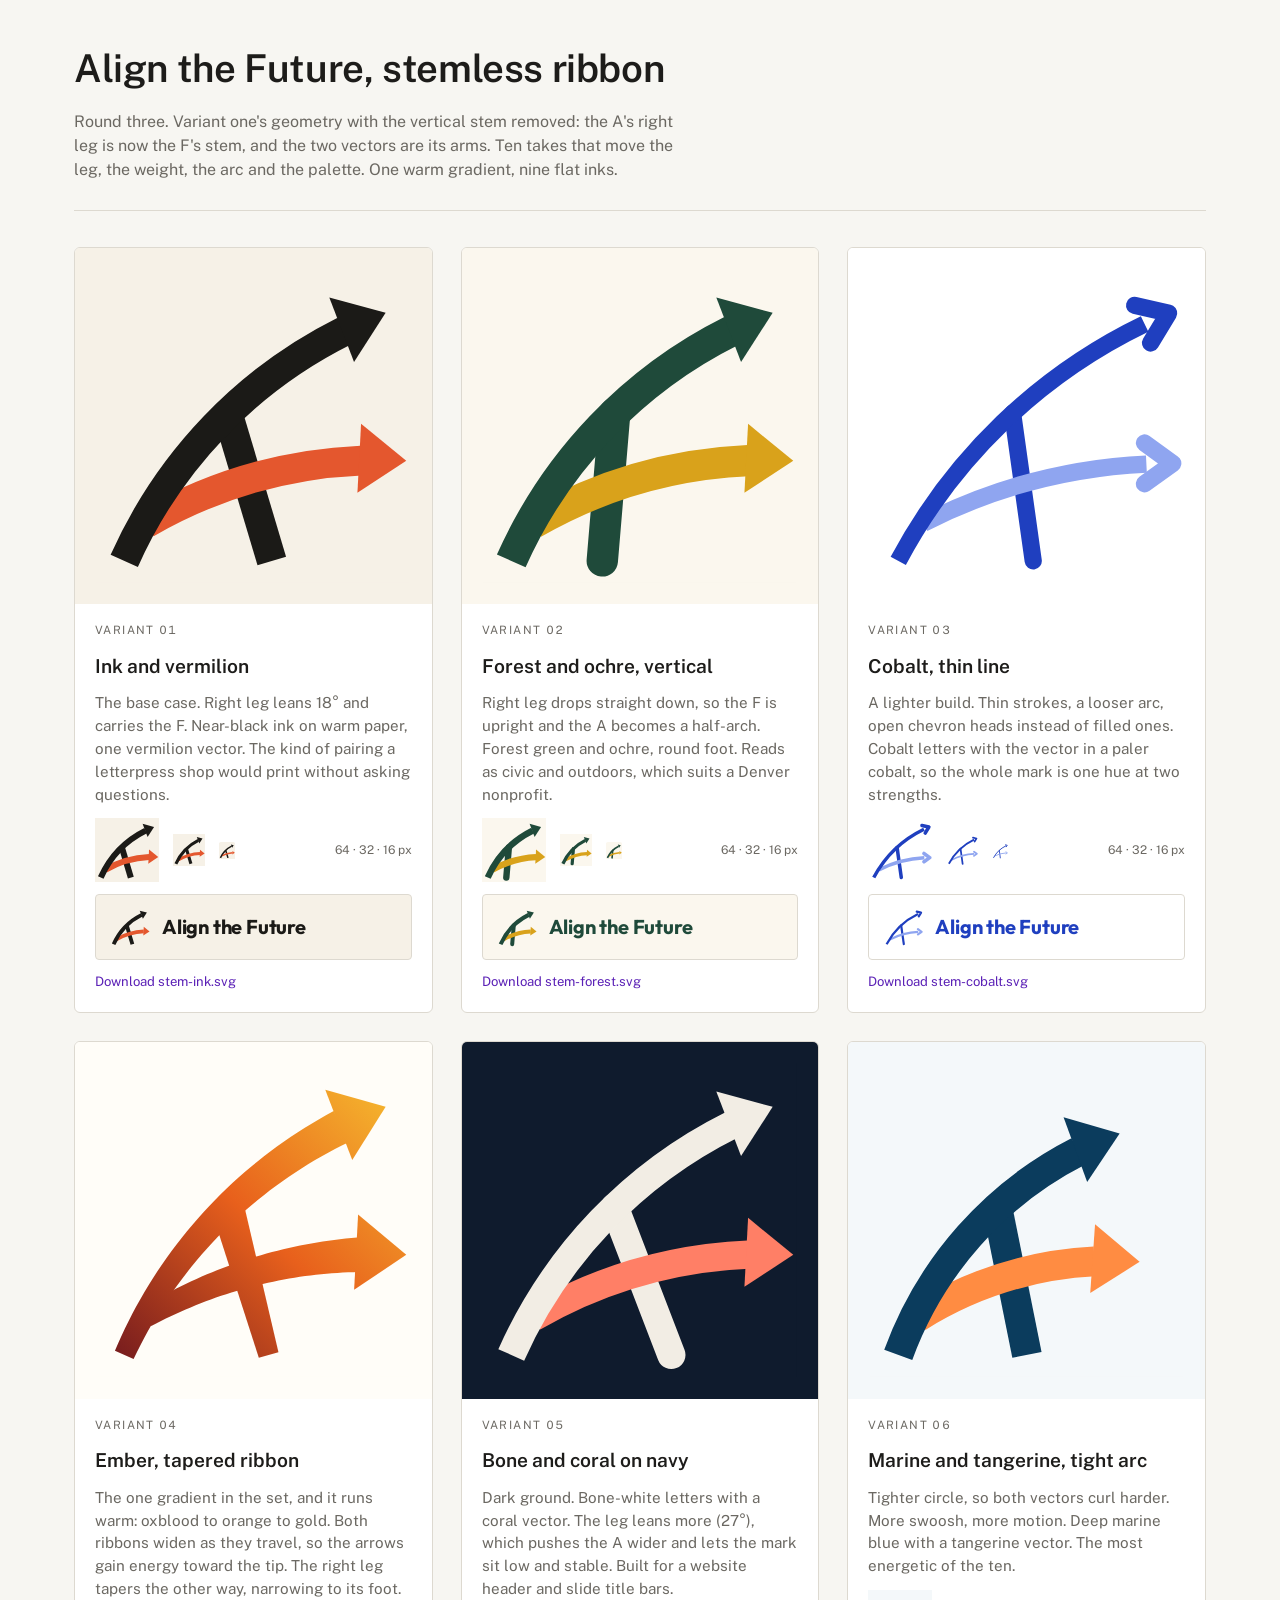
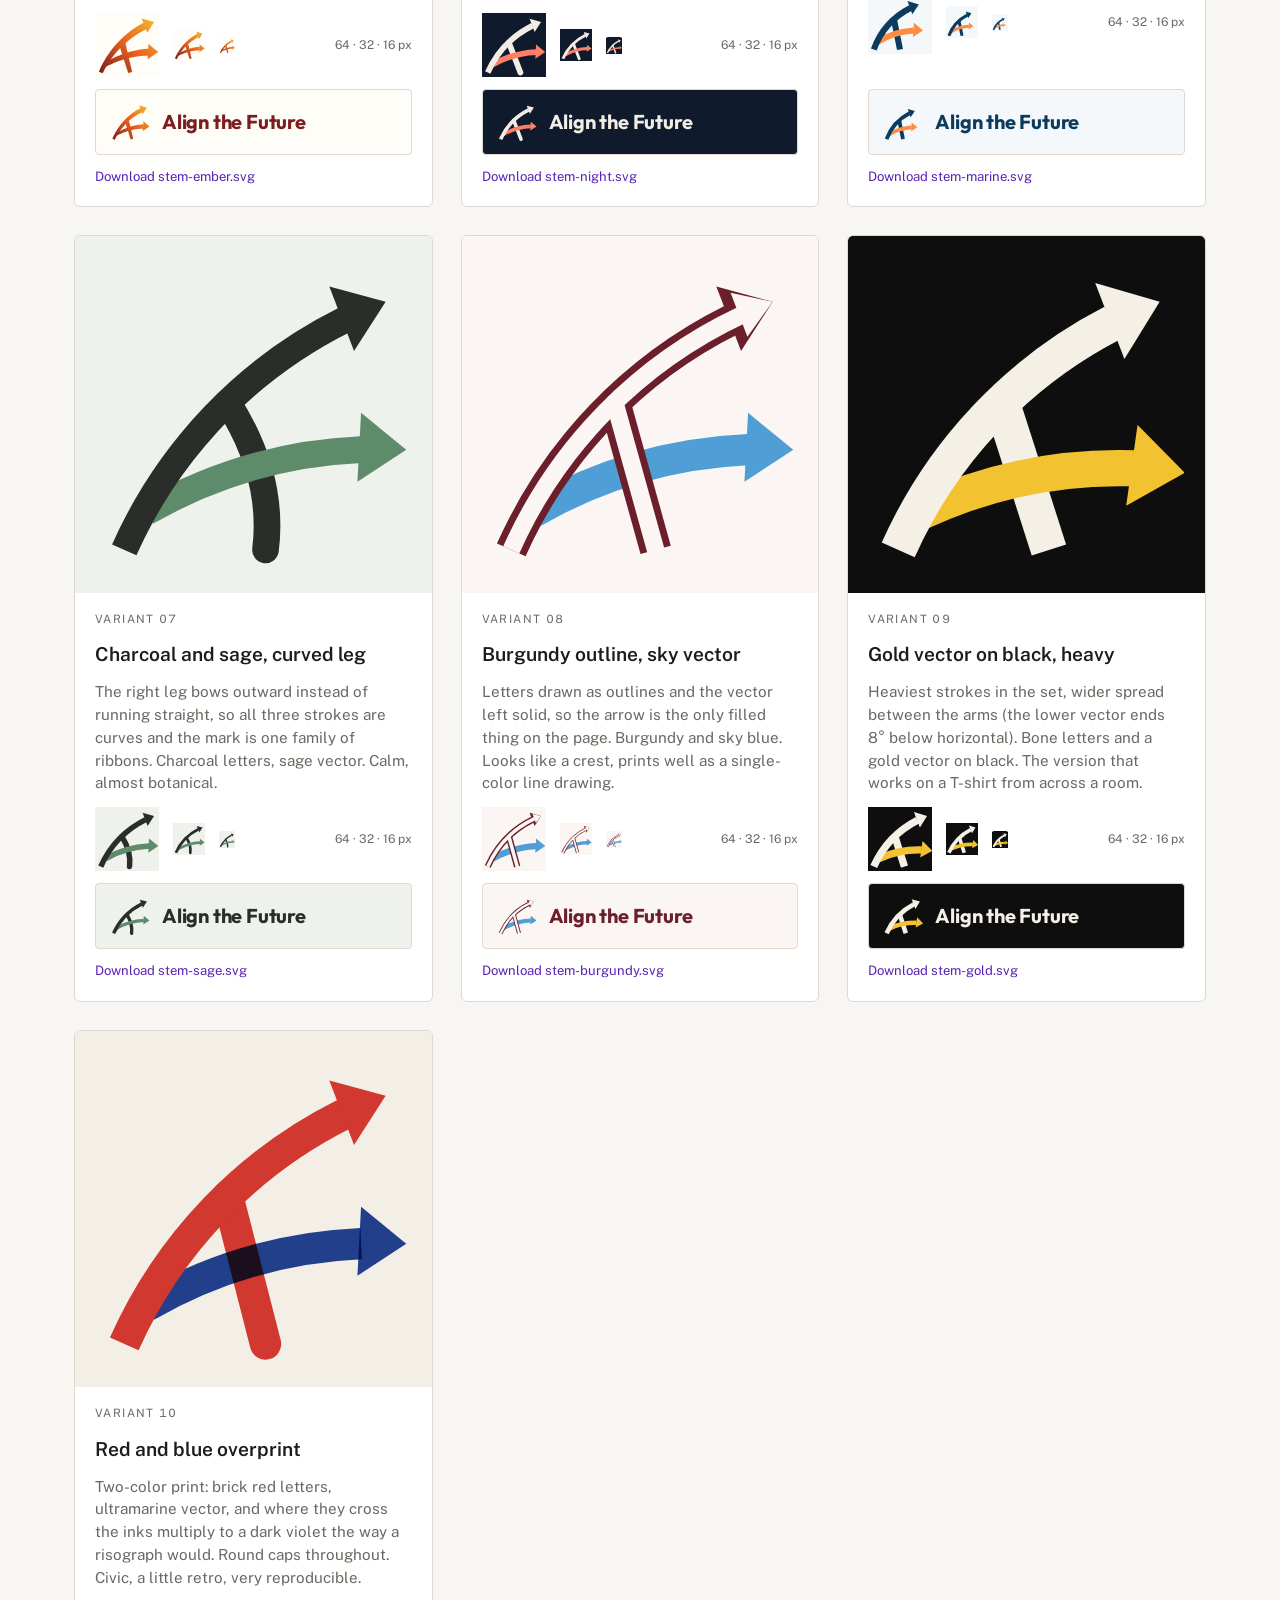
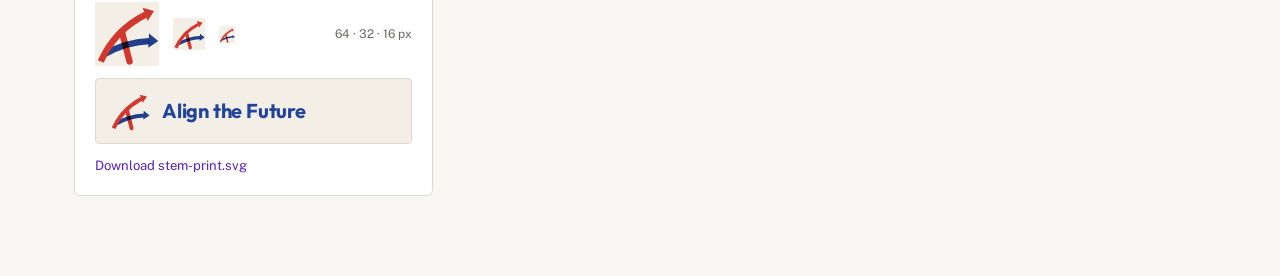
<file: docs/logo-concepts/stemless.html>
<!doctype html>
<html lang="en"><head><meta charset="utf-8"><meta name="viewport" content="width=device-width, initial-scale=1"><meta name="robots" content="noindex">
<title>Align the Future Stemless Ribbon</title><link rel="stylesheet" href="https://fonts.googleapis.com/css2?family=Public+Sans:wght@400;600&family=Outfit:wght@700&display=swap"><style>
:root{--bg:#F7F6F2;--ink:#1D1C1A;--muted:#6B6862;--rule:#DDD9D0;--card:#FFFFFF;--accent:#5B21B6}
@media (prefers-color-scheme: dark){:root:not([data-theme="light"]){--bg:#15161A;--ink:#EDEBE6;--muted:#9A9890;--rule:#2C2E35;--card:#1D1F25;--accent:#C4B5FD}}
:root[data-theme="dark"]{--bg:#15161A;--ink:#EDEBE6;--muted:#9A9890;--rule:#2C2E35;--card:#1D1F25;--accent:#C4B5FD}
*{box-sizing:border-box}
body{margin:0;background:var(--bg);color:var(--ink);font-family:"Public Sans",ui-sans-serif,system-ui,-apple-system,"Segoe UI",Helvetica,Arial,sans-serif;line-height:1.5;-webkit-font-smoothing:antialiased}
.wrap{max-width:1180px;margin:0 auto;padding:40px 24px 80px}
header{padding-bottom:28px;border-bottom:1px solid var(--rule);margin-bottom:36px;display:grid;gap:12px}
header h1{margin:0;font-size:clamp(1.6rem,3.5vw,2.4rem);font-weight:600;letter-spacing:-0.01em;text-wrap:balance}
header p{margin:0;color:var(--muted);max-width:62ch}
.lead{display:grid;grid-template-columns:minmax(280px,1fr) minmax(280px,1.2fr);gap:32px;align-items:center;margin-bottom:40px}
.lead .big{background:#fff;border:1px solid var(--rule);border-radius:6px;padding:8%}
.lead .big svg{display:block;width:100%;height:auto}
.lead h2{margin:0 0 8px;font-size:1.3rem;font-weight:600}
.lead p{margin:0 0 12px;color:var(--muted)}
.lead ul{margin:0;padding-left:18px;color:var(--muted)}
.lead li{margin:4px 0}
.grid{display:grid;grid-template-columns:repeat(auto-fill,minmax(300px,1fr));gap:28px}
.c{background:var(--card);border:1px solid var(--rule);border-radius:6px;overflow:hidden;display:flex;flex-direction:column}
.c .hero{aspect-ratio:1;display:block;padding:6%}
.c .hero svg{display:block;width:100%;height:100%}
.c .body{padding:18px 20px 20px;display:flex;flex-direction:column;gap:12px;flex:1}
.c .kicker{font-size:.72rem;letter-spacing:.12em;text-transform:uppercase;color:var(--muted);font-variant-numeric:tabular-nums}
.c h2{margin:0;font-size:1.2rem;font-weight:600}
.c p{margin:0;font-size:.95rem;color:var(--muted)}
.lockup{display:flex;align-items:center;gap:12px;padding:12px 14px;border-radius:4px;margin-top:auto}
.lockup svg{width:40px;height:40px;flex:none}
.lockup span{font-family:"Outfit","Public Sans",sans-serif;font-weight:700;font-size:1.25rem;letter-spacing:-0.01em;white-space:nowrap}
.sizes{display:flex;align-items:center;gap:14px}
.sizes .lbl{font-size:.75rem;color:var(--muted);margin-left:auto}
.dl{font-size:.82rem;color:var(--accent);text-decoration:none}
.dl:hover,.dl:focus-visible{text-decoration:underline;outline:none}
</style></head>
<body><div class="wrap"><header>
  <h1>Align the Future, stemless ribbon</h1>
  <p>Round three. Variant one's geometry with the vertical stem removed: the A's right leg is now the F's stem, and the two vectors are its arms. Ten takes that move the leg, the weight, the arc and the palette. One warm gradient, nine flat inks.</p>
</header>
<div class="grid">
<article class="c">
  <div class="hero" style="background:#F6F1E7"><svg xmlns="http://www.w3.org/2000/svg" viewBox="0 0 100 100" role="img" aria-label="Align the Future monogram"><defs></defs><rect width="100" height="100" fill="#F6F1E7"/><path d="M41.95,46 L56,93" fill="none" stroke="#1B1A17" stroke-width="9.5" stroke-linecap="butt"/><path d="M16,81 A150,150 0 0 1 84.46,61.05" fill="none" stroke="#E4572E" stroke-width="9.5" stroke-linecap="butt"/><polygon points="98.85,61.11 83.29,71.31 84.45,49.34" fill="#E4572E"/><path d="M9,93 A150,150 0 0 1 79.1,19.77" fill="none" stroke="#1B1A17" stroke-width="9.5" stroke-linecap="butt"/><polygon points="92.28,13.97 82.21,29.62 74.33,9.08" fill="#1B1A17"/></svg></div>
  <div class="body">
    <div class="kicker">Variant 01</div>
    <h2>Ink and vermilion</h2>
    <p>The base case. Right leg leans 18° and carries the F. Near-black ink on warm paper, one vermilion vector. The kind of pairing a letterpress shop would print without asking questions.</p>
    <div class="sizes"><div style="width:64px;height:64px;background:#F6F1E7;border-radius:3px"><svg xmlns="http://www.w3.org/2000/svg" viewBox="0 0 100 100" role="img" aria-label="Align the Future monogram"><defs></defs><rect width="100" height="100" fill="#F6F1E7"/><path d="M41.95,46 L56,93" fill="none" stroke="#1B1A17" stroke-width="9.5" stroke-linecap="butt"/><path d="M16,81 A150,150 0 0 1 84.46,61.05" fill="none" stroke="#E4572E" stroke-width="9.5" stroke-linecap="butt"/><polygon points="98.85,61.11 83.29,71.31 84.45,49.34" fill="#E4572E"/><path d="M9,93 A150,150 0 0 1 79.1,19.77" fill="none" stroke="#1B1A17" stroke-width="9.5" stroke-linecap="butt"/><polygon points="92.28,13.97 82.21,29.62 74.33,9.08" fill="#1B1A17"/></svg></div><div style="width:32px;height:32px;background:#F6F1E7;border-radius:3px"><svg xmlns="http://www.w3.org/2000/svg" viewBox="0 0 100 100" role="img" aria-label="Align the Future monogram"><defs></defs><rect width="100" height="100" fill="#F6F1E7"/><path d="M41.95,46 L56,93" fill="none" stroke="#1B1A17" stroke-width="9.5" stroke-linecap="butt"/><path d="M16,81 A150,150 0 0 1 84.46,61.05" fill="none" stroke="#E4572E" stroke-width="9.5" stroke-linecap="butt"/><polygon points="98.85,61.11 83.29,71.31 84.45,49.34" fill="#E4572E"/><path d="M9,93 A150,150 0 0 1 79.1,19.77" fill="none" stroke="#1B1A17" stroke-width="9.5" stroke-linecap="butt"/><polygon points="92.28,13.97 82.21,29.62 74.33,9.08" fill="#1B1A17"/></svg></div><div style="width:16px;height:16px;background:#F6F1E7;border-radius:2px"><svg xmlns="http://www.w3.org/2000/svg" viewBox="0 0 100 100" role="img" aria-label="Align the Future monogram"><defs></defs><rect width="100" height="100" fill="#F6F1E7"/><path d="M41.95,46 L56,93" fill="none" stroke="#1B1A17" stroke-width="9.5" stroke-linecap="butt"/><path d="M16,81 A150,150 0 0 1 84.46,61.05" fill="none" stroke="#E4572E" stroke-width="9.5" stroke-linecap="butt"/><polygon points="98.85,61.11 83.29,71.31 84.45,49.34" fill="#E4572E"/><path d="M9,93 A150,150 0 0 1 79.1,19.77" fill="none" stroke="#1B1A17" stroke-width="9.5" stroke-linecap="butt"/><polygon points="92.28,13.97 82.21,29.62 74.33,9.08" fill="#1B1A17"/></svg></div><span class="lbl">64 · 32 · 16 px</span></div>
    <div class="lockup" style="background:#F6F1E7;color:#1B1A17;border:1px solid var(--rule)"><svg xmlns="http://www.w3.org/2000/svg" viewBox="0 0 100 100" role="img" aria-label="Align the Future monogram"><defs></defs><rect width="100" height="100" fill="#F6F1E7"/><path d="M41.95,46 L56,93" fill="none" stroke="#1B1A17" stroke-width="9.5" stroke-linecap="butt"/><path d="M16,81 A150,150 0 0 1 84.46,61.05" fill="none" stroke="#E4572E" stroke-width="9.5" stroke-linecap="butt"/><polygon points="98.85,61.11 83.29,71.31 84.45,49.34" fill="#E4572E"/><path d="M9,93 A150,150 0 0 1 79.1,19.77" fill="none" stroke="#1B1A17" stroke-width="9.5" stroke-linecap="butt"/><polygon points="92.28,13.97 82.21,29.62 74.33,9.08" fill="#1B1A17"/></svg><span>Align the Future</span></div>
    <a class="dl" href="stem-ink.svg" download>Download stem-ink.svg</a>
  </div>
</article><article class="c">
  <div class="hero" style="background:#FBF7EE"><svg xmlns="http://www.w3.org/2000/svg" viewBox="0 0 100 100" role="img" aria-label="Align the Future monogram"><defs></defs><rect width="100" height="100" fill="#FBF7EE"/><path d="M41.95,46 L38,93" fill="none" stroke="#1F4A3A" stroke-width="10" stroke-linecap="round"/><path d="M16,81 A150,150 0 0 1 84.46,61.05" fill="none" stroke="#D9A21B" stroke-width="10" stroke-linecap="butt"/><polygon points="98.85,61.11 83.29,71.31 84.45,49.34" fill="#D9A21B"/><path d="M9,93 A150,150 0 0 1 79.1,19.77" fill="none" stroke="#1F4A3A" stroke-width="10" stroke-linecap="butt"/><polygon points="92.28,13.97 82.21,29.62 74.33,9.08" fill="#1F4A3A"/></svg></div>
  <div class="body">
    <div class="kicker">Variant 02</div>
    <h2>Forest and ochre, vertical</h2>
    <p>Right leg drops straight down, so the F is upright and the A becomes a half-arch. Forest green and ochre, round foot. Reads as civic and outdoors, which suits a Denver nonprofit.</p>
    <div class="sizes"><div style="width:64px;height:64px;background:#FBF7EE;border-radius:3px"><svg xmlns="http://www.w3.org/2000/svg" viewBox="0 0 100 100" role="img" aria-label="Align the Future monogram"><defs></defs><rect width="100" height="100" fill="#FBF7EE"/><path d="M41.95,46 L38,93" fill="none" stroke="#1F4A3A" stroke-width="10" stroke-linecap="round"/><path d="M16,81 A150,150 0 0 1 84.46,61.05" fill="none" stroke="#D9A21B" stroke-width="10" stroke-linecap="butt"/><polygon points="98.85,61.11 83.29,71.31 84.45,49.34" fill="#D9A21B"/><path d="M9,93 A150,150 0 0 1 79.1,19.77" fill="none" stroke="#1F4A3A" stroke-width="10" stroke-linecap="butt"/><polygon points="92.28,13.97 82.21,29.62 74.33,9.08" fill="#1F4A3A"/></svg></div><div style="width:32px;height:32px;background:#FBF7EE;border-radius:3px"><svg xmlns="http://www.w3.org/2000/svg" viewBox="0 0 100 100" role="img" aria-label="Align the Future monogram"><defs></defs><rect width="100" height="100" fill="#FBF7EE"/><path d="M41.95,46 L38,93" fill="none" stroke="#1F4A3A" stroke-width="10" stroke-linecap="round"/><path d="M16,81 A150,150 0 0 1 84.46,61.05" fill="none" stroke="#D9A21B" stroke-width="10" stroke-linecap="butt"/><polygon points="98.85,61.11 83.29,71.31 84.45,49.34" fill="#D9A21B"/><path d="M9,93 A150,150 0 0 1 79.1,19.77" fill="none" stroke="#1F4A3A" stroke-width="10" stroke-linecap="butt"/><polygon points="92.28,13.97 82.21,29.62 74.33,9.08" fill="#1F4A3A"/></svg></div><div style="width:16px;height:16px;background:#FBF7EE;border-radius:2px"><svg xmlns="http://www.w3.org/2000/svg" viewBox="0 0 100 100" role="img" aria-label="Align the Future monogram"><defs></defs><rect width="100" height="100" fill="#FBF7EE"/><path d="M41.95,46 L38,93" fill="none" stroke="#1F4A3A" stroke-width="10" stroke-linecap="round"/><path d="M16,81 A150,150 0 0 1 84.46,61.05" fill="none" stroke="#D9A21B" stroke-width="10" stroke-linecap="butt"/><polygon points="98.85,61.11 83.29,71.31 84.45,49.34" fill="#D9A21B"/><path d="M9,93 A150,150 0 0 1 79.1,19.77" fill="none" stroke="#1F4A3A" stroke-width="10" stroke-linecap="butt"/><polygon points="92.28,13.97 82.21,29.62 74.33,9.08" fill="#1F4A3A"/></svg></div><span class="lbl">64 · 32 · 16 px</span></div>
    <div class="lockup" style="background:#FBF7EE;color:#1F4A3A;border:1px solid var(--rule)"><svg xmlns="http://www.w3.org/2000/svg" viewBox="0 0 100 100" role="img" aria-label="Align the Future monogram"><defs></defs><rect width="100" height="100" fill="#FBF7EE"/><path d="M41.95,46 L38,93" fill="none" stroke="#1F4A3A" stroke-width="10" stroke-linecap="round"/><path d="M16,81 A150,150 0 0 1 84.46,61.05" fill="none" stroke="#D9A21B" stroke-width="10" stroke-linecap="butt"/><polygon points="98.85,61.11 83.29,71.31 84.45,49.34" fill="#D9A21B"/><path d="M9,93 A150,150 0 0 1 79.1,19.77" fill="none" stroke="#1F4A3A" stroke-width="10" stroke-linecap="butt"/><polygon points="92.28,13.97 82.21,29.62 74.33,9.08" fill="#1F4A3A"/></svg><span>Align the Future</span></div>
    <a class="dl" href="stem-forest.svg" download>Download stem-forest.svg</a>
  </div>
</article><article class="c">
  <div class="hero" style="background:#FFFFFF"><svg xmlns="http://www.w3.org/2000/svg" viewBox="0 0 100 100" role="img" aria-label="Align the Future monogram"><defs></defs><rect width="100" height="100" fill="#FFFFFF"/><path d="M45.43,46 L52,93" fill="none" stroke="#1F3FBF" stroke-width="5.5" stroke-linecap="round"/><path d="M17.01,81 A175,175 0 0 1 88.06,62.13" fill="none" stroke="#8FA5F0" stroke-width="5.5" stroke-linecap="butt"/><path d="M87.45,68.43 L96.45,61.93 L87.45,55.43" fill="none" stroke="#8FA5F0" stroke-width="5.5" stroke-linecap="round" stroke-linejoin="round"/><path d="M9,93 A175,175 0 0 1 87.49,17.54" fill="none" stroke="#1F3FBF" stroke-width="5.5" stroke-linecap="butt"/><path d="M89.39,23.57 L95.14,14.07 L84.31,11.6" fill="none" stroke="#1F3FBF" stroke-width="5.5" stroke-linecap="round" stroke-linejoin="round"/></svg></div>
  <div class="body">
    <div class="kicker">Variant 03</div>
    <h2>Cobalt, thin line</h2>
    <p>A lighter build. Thin strokes, a looser arc, open chevron heads instead of filled ones. Cobalt letters with the vector in a paler cobalt, so the whole mark is one hue at two strengths.</p>
    <div class="sizes"><div style="width:64px;height:64px;background:#FFFFFF;border-radius:3px"><svg xmlns="http://www.w3.org/2000/svg" viewBox="0 0 100 100" role="img" aria-label="Align the Future monogram"><defs></defs><rect width="100" height="100" fill="#FFFFFF"/><path d="M45.43,46 L52,93" fill="none" stroke="#1F3FBF" stroke-width="5.5" stroke-linecap="round"/><path d="M17.01,81 A175,175 0 0 1 88.06,62.13" fill="none" stroke="#8FA5F0" stroke-width="5.5" stroke-linecap="butt"/><path d="M87.45,68.43 L96.45,61.93 L87.45,55.43" fill="none" stroke="#8FA5F0" stroke-width="5.5" stroke-linecap="round" stroke-linejoin="round"/><path d="M9,93 A175,175 0 0 1 87.49,17.54" fill="none" stroke="#1F3FBF" stroke-width="5.5" stroke-linecap="butt"/><path d="M89.39,23.57 L95.14,14.07 L84.31,11.6" fill="none" stroke="#1F3FBF" stroke-width="5.5" stroke-linecap="round" stroke-linejoin="round"/></svg></div><div style="width:32px;height:32px;background:#FFFFFF;border-radius:3px"><svg xmlns="http://www.w3.org/2000/svg" viewBox="0 0 100 100" role="img" aria-label="Align the Future monogram"><defs></defs><rect width="100" height="100" fill="#FFFFFF"/><path d="M45.43,46 L52,93" fill="none" stroke="#1F3FBF" stroke-width="5.5" stroke-linecap="round"/><path d="M17.01,81 A175,175 0 0 1 88.06,62.13" fill="none" stroke="#8FA5F0" stroke-width="5.5" stroke-linecap="butt"/><path d="M87.45,68.43 L96.45,61.93 L87.45,55.43" fill="none" stroke="#8FA5F0" stroke-width="5.5" stroke-linecap="round" stroke-linejoin="round"/><path d="M9,93 A175,175 0 0 1 87.49,17.54" fill="none" stroke="#1F3FBF" stroke-width="5.5" stroke-linecap="butt"/><path d="M89.39,23.57 L95.14,14.07 L84.31,11.6" fill="none" stroke="#1F3FBF" stroke-width="5.5" stroke-linecap="round" stroke-linejoin="round"/></svg></div><div style="width:16px;height:16px;background:#FFFFFF;border-radius:2px"><svg xmlns="http://www.w3.org/2000/svg" viewBox="0 0 100 100" role="img" aria-label="Align the Future monogram"><defs></defs><rect width="100" height="100" fill="#FFFFFF"/><path d="M45.43,46 L52,93" fill="none" stroke="#1F3FBF" stroke-width="5.5" stroke-linecap="round"/><path d="M17.01,81 A175,175 0 0 1 88.06,62.13" fill="none" stroke="#8FA5F0" stroke-width="5.5" stroke-linecap="butt"/><path d="M87.45,68.43 L96.45,61.93 L87.45,55.43" fill="none" stroke="#8FA5F0" stroke-width="5.5" stroke-linecap="round" stroke-linejoin="round"/><path d="M9,93 A175,175 0 0 1 87.49,17.54" fill="none" stroke="#1F3FBF" stroke-width="5.5" stroke-linecap="butt"/><path d="M89.39,23.57 L95.14,14.07 L84.31,11.6" fill="none" stroke="#1F3FBF" stroke-width="5.5" stroke-linecap="round" stroke-linejoin="round"/></svg></div><span class="lbl">64 · 32 · 16 px</span></div>
    <div class="lockup" style="background:#FFFFFF;color:#1F3FBF;border:1px solid var(--rule)"><svg xmlns="http://www.w3.org/2000/svg" viewBox="0 0 100 100" role="img" aria-label="Align the Future monogram"><defs></defs><rect width="100" height="100" fill="#FFFFFF"/><path d="M45.43,46 L52,93" fill="none" stroke="#1F3FBF" stroke-width="5.5" stroke-linecap="round"/><path d="M17.01,81 A175,175 0 0 1 88.06,62.13" fill="none" stroke="#8FA5F0" stroke-width="5.5" stroke-linecap="butt"/><path d="M87.45,68.43 L96.45,61.93 L87.45,55.43" fill="none" stroke="#8FA5F0" stroke-width="5.5" stroke-linecap="round" stroke-linejoin="round"/><path d="M9,93 A175,175 0 0 1 87.49,17.54" fill="none" stroke="#1F3FBF" stroke-width="5.5" stroke-linecap="butt"/><path d="M89.39,23.57 L95.14,14.07 L84.31,11.6" fill="none" stroke="#1F3FBF" stroke-width="5.5" stroke-linecap="round" stroke-linejoin="round"/></svg><span>Align the Future</span></div>
    <a class="dl" href="stem-cobalt.svg" download>Download stem-cobalt.svg</a>
  </div>
</article><article class="c">
  <div class="hero" style="background:#FFFDF8"><svg xmlns="http://www.w3.org/2000/svg" viewBox="0 0 100 100" role="img" aria-label="Align the Future monogram"><defs><linearGradient id="ember" gradientUnits="userSpaceOnUse" x1="10" y1="95" x2="95" y2="10"><stop offset="0" stop-color="#7A1E1E"/><stop offset="0.5" stop-color="#E8601C"/><stop offset="1" stop-color="#F5B72E"/></linearGradient></defs><rect width="100" height="100" fill="#FFFDF8"/><polygon points="36.89,47.4 51.87,93.87 58.13,92.13 47.01,44.6" fill="url(#ember)"/><polygon points="17.62,83.81 19.16,83 20.71,82.21 22.26,81.44 23.82,80.69 25.39,79.95 26.97,79.23 28.56,78.54 30.15,77.86 31.75,77.2 33.36,76.56 34.98,75.94 36.6,75.34 38.23,74.75 39.86,74.19 41.5,73.65 43.15,73.13 44.8,72.62 46.46,72.14 48.12,71.68 49.78,71.23 51.45,70.81 53.13,70.41 54.81,70.02 56.49,69.66 58.18,69.31 59.87,68.99 61.56,68.69 63.25,68.4 64.95,68.14 66.65,67.9 68.36,67.68 70.06,67.47 71.77,67.29 73.47,67.13 75.18,66.99 76.89,66.87 78.6,66.77 80.31,66.69 82.02,66.63 83.73,66.59 83.18,55.6 81.35,55.76 79.52,55.94 77.69,56.14 75.86,56.37 74.04,56.61 72.22,56.88 70.41,57.17 68.6,57.48 66.8,57.81 65,58.16 63.2,58.54 61.41,58.93 59.63,59.35 57.85,59.79 56.07,60.24 54.31,60.72 52.55,61.22 50.79,61.74 49.05,62.28 47.31,62.84 45.57,63.42 43.85,64.02 42.13,64.65 40.42,65.29 38.72,65.95 37.03,66.63 35.35,67.33 33.68,68.05 32.01,68.79 30.36,69.55 28.71,70.33 27.07,71.13 25.45,71.94 23.83,72.78 22.23,73.64 20.64,74.51 19.05,75.4 17.48,76.31 15.92,77.24 14.37,78.19" fill="url(#ember)"/><polygon points="98.85,61.11 82.24,72.26 83.5,48.29" fill="url(#ember)"/><polygon points="11.97,94.32 13.06,92.07 14.19,89.83 15.35,87.61 16.55,85.42 17.79,83.25 19.07,81.1 20.38,78.97 21.72,76.87 23.11,74.79 24.52,72.73 25.97,70.7 27.46,68.7 28.98,66.72 30.53,64.77 32.11,62.85 33.73,60.95 35.38,59.08 37.05,57.25 38.76,55.44 40.5,53.66 42.27,51.91 44.07,50.2 45.89,48.51 47.75,46.86 49.63,45.24 51.53,43.65 53.47,42.1 55.43,40.58 57.41,39.1 59.42,37.65 61.45,36.23 63.5,34.85 65.58,33.5 67.68,32.2 69.8,30.92 71.94,29.69 74.1,28.49 76.28,27.33 78.48,26.21 80.69,25.13 75.72,15.31 73.39,16.58 71.08,17.89 68.8,19.24 66.54,20.63 64.3,22.05 62.09,23.51 59.91,25.01 57.75,26.55 55.62,28.12 53.52,29.72 51.45,31.37 49.4,33.04 47.39,34.75 45.4,36.5 43.45,38.27 41.53,40.08 39.64,41.92 37.78,43.79 35.95,45.7 34.16,47.63 32.4,49.59 30.68,51.59 28.99,53.61 27.34,55.65 25.72,57.73 24.14,59.83 22.59,61.96 21.09,64.11 19.62,66.29 18.19,68.49 16.79,70.72 15.44,72.96 14.12,75.23 12.84,77.52 11.61,79.84 10.41,82.17 9.25,84.52 8.14,86.89 7.06,89.27 6.03,91.68" fill="url(#ember)"/><polygon points="92.28,13.97 81.64,30.91 73.04,8.5" fill="url(#ember)"/></svg></div>
  <div class="body">
    <div class="kicker">Variant 04</div>
    <h2>Ember, tapered ribbon</h2>
    <p>The one gradient in the set, and it runs warm: oxblood to orange to gold. Both ribbons widen as they travel, so the arrows gain energy toward the tip. The right leg tapers the other way, narrowing to its foot.</p>
    <div class="sizes"><div style="width:64px;height:64px;background:#FFFDF8;border-radius:3px"><svg xmlns="http://www.w3.org/2000/svg" viewBox="0 0 100 100" role="img" aria-label="Align the Future monogram"><defs><linearGradient id="ember" gradientUnits="userSpaceOnUse" x1="10" y1="95" x2="95" y2="10"><stop offset="0" stop-color="#7A1E1E"/><stop offset="0.5" stop-color="#E8601C"/><stop offset="1" stop-color="#F5B72E"/></linearGradient></defs><rect width="100" height="100" fill="#FFFDF8"/><polygon points="36.89,47.4 51.87,93.87 58.13,92.13 47.01,44.6" fill="url(#ember)"/><polygon points="17.62,83.81 19.16,83 20.71,82.21 22.26,81.44 23.82,80.69 25.39,79.95 26.97,79.23 28.56,78.54 30.15,77.86 31.75,77.2 33.36,76.56 34.98,75.94 36.6,75.34 38.23,74.75 39.86,74.19 41.5,73.65 43.15,73.13 44.8,72.62 46.46,72.14 48.12,71.68 49.78,71.23 51.45,70.81 53.13,70.41 54.81,70.02 56.49,69.66 58.18,69.31 59.87,68.99 61.56,68.69 63.25,68.4 64.95,68.14 66.65,67.9 68.36,67.68 70.06,67.47 71.77,67.29 73.47,67.13 75.18,66.99 76.89,66.87 78.6,66.77 80.31,66.69 82.02,66.63 83.73,66.59 83.18,55.6 81.35,55.76 79.52,55.94 77.69,56.14 75.86,56.37 74.04,56.61 72.22,56.88 70.41,57.17 68.6,57.48 66.8,57.81 65,58.16 63.2,58.54 61.41,58.93 59.63,59.35 57.85,59.79 56.07,60.24 54.31,60.72 52.55,61.22 50.79,61.74 49.05,62.28 47.31,62.84 45.57,63.42 43.85,64.02 42.13,64.65 40.42,65.29 38.72,65.95 37.03,66.63 35.35,67.33 33.68,68.05 32.01,68.79 30.36,69.55 28.71,70.33 27.07,71.13 25.45,71.94 23.83,72.78 22.23,73.64 20.64,74.51 19.05,75.4 17.48,76.31 15.92,77.24 14.37,78.19" fill="url(#ember)"/><polygon points="98.85,61.11 82.24,72.26 83.5,48.29" fill="url(#ember)"/><polygon points="11.97,94.32 13.06,92.07 14.19,89.83 15.35,87.61 16.55,85.42 17.79,83.25 19.07,81.1 20.38,78.97 21.72,76.87 23.11,74.79 24.52,72.73 25.97,70.7 27.46,68.7 28.98,66.72 30.53,64.77 32.11,62.85 33.73,60.95 35.38,59.08 37.05,57.25 38.76,55.44 40.5,53.66 42.27,51.91 44.07,50.2 45.89,48.51 47.75,46.86 49.63,45.24 51.53,43.65 53.47,42.1 55.43,40.58 57.41,39.1 59.42,37.65 61.45,36.23 63.5,34.85 65.58,33.5 67.68,32.2 69.8,30.92 71.94,29.69 74.1,28.49 76.28,27.33 78.48,26.21 80.69,25.13 75.72,15.31 73.39,16.58 71.08,17.89 68.8,19.24 66.54,20.63 64.3,22.05 62.09,23.51 59.91,25.01 57.75,26.55 55.62,28.12 53.52,29.72 51.45,31.37 49.4,33.04 47.39,34.75 45.4,36.5 43.45,38.27 41.53,40.08 39.64,41.92 37.78,43.79 35.95,45.7 34.16,47.63 32.4,49.59 30.68,51.59 28.99,53.61 27.34,55.65 25.72,57.73 24.14,59.83 22.59,61.96 21.09,64.11 19.62,66.29 18.19,68.49 16.79,70.72 15.44,72.96 14.12,75.23 12.84,77.52 11.61,79.84 10.41,82.17 9.25,84.52 8.14,86.89 7.06,89.27 6.03,91.68" fill="url(#ember)"/><polygon points="92.28,13.97 81.64,30.91 73.04,8.5" fill="url(#ember)"/></svg></div><div style="width:32px;height:32px;background:#FFFDF8;border-radius:3px"><svg xmlns="http://www.w3.org/2000/svg" viewBox="0 0 100 100" role="img" aria-label="Align the Future monogram"><defs><linearGradient id="ember" gradientUnits="userSpaceOnUse" x1="10" y1="95" x2="95" y2="10"><stop offset="0" stop-color="#7A1E1E"/><stop offset="0.5" stop-color="#E8601C"/><stop offset="1" stop-color="#F5B72E"/></linearGradient></defs><rect width="100" height="100" fill="#FFFDF8"/><polygon points="36.89,47.4 51.87,93.87 58.13,92.13 47.01,44.6" fill="url(#ember)"/><polygon points="17.62,83.81 19.16,83 20.71,82.21 22.26,81.44 23.82,80.69 25.39,79.95 26.97,79.23 28.56,78.54 30.15,77.86 31.75,77.2 33.36,76.56 34.98,75.94 36.6,75.34 38.23,74.75 39.86,74.19 41.5,73.65 43.15,73.13 44.8,72.62 46.46,72.14 48.12,71.68 49.78,71.23 51.45,70.81 53.13,70.41 54.81,70.02 56.49,69.66 58.18,69.31 59.87,68.99 61.56,68.69 63.25,68.4 64.95,68.14 66.65,67.9 68.36,67.68 70.06,67.47 71.77,67.29 73.47,67.13 75.18,66.99 76.89,66.87 78.6,66.77 80.31,66.69 82.02,66.63 83.73,66.59 83.18,55.6 81.35,55.76 79.52,55.94 77.69,56.14 75.86,56.37 74.04,56.61 72.22,56.88 70.41,57.17 68.6,57.48 66.8,57.81 65,58.16 63.2,58.54 61.41,58.93 59.63,59.35 57.85,59.79 56.07,60.24 54.31,60.72 52.55,61.22 50.79,61.74 49.05,62.28 47.31,62.84 45.57,63.42 43.85,64.02 42.13,64.65 40.42,65.29 38.72,65.95 37.03,66.63 35.35,67.33 33.68,68.05 32.01,68.79 30.36,69.55 28.71,70.33 27.07,71.13 25.45,71.94 23.83,72.78 22.23,73.64 20.64,74.51 19.05,75.4 17.48,76.31 15.92,77.24 14.37,78.19" fill="url(#ember)"/><polygon points="98.85,61.11 82.24,72.26 83.5,48.29" fill="url(#ember)"/><polygon points="11.97,94.32 13.06,92.07 14.19,89.83 15.35,87.61 16.55,85.42 17.79,83.25 19.07,81.1 20.38,78.97 21.72,76.87 23.11,74.79 24.52,72.73 25.97,70.7 27.46,68.7 28.98,66.72 30.53,64.77 32.11,62.85 33.73,60.95 35.38,59.08 37.05,57.25 38.76,55.44 40.5,53.66 42.27,51.91 44.07,50.2 45.89,48.51 47.75,46.86 49.63,45.24 51.53,43.65 53.47,42.1 55.43,40.58 57.41,39.1 59.42,37.65 61.45,36.23 63.5,34.85 65.58,33.5 67.68,32.2 69.8,30.92 71.94,29.69 74.1,28.49 76.28,27.33 78.48,26.21 80.69,25.13 75.72,15.31 73.39,16.58 71.08,17.89 68.8,19.24 66.54,20.63 64.3,22.05 62.09,23.51 59.91,25.01 57.75,26.55 55.62,28.12 53.52,29.72 51.45,31.37 49.4,33.04 47.39,34.75 45.4,36.5 43.45,38.27 41.53,40.08 39.64,41.92 37.78,43.79 35.95,45.7 34.16,47.63 32.4,49.59 30.68,51.59 28.99,53.61 27.34,55.65 25.72,57.73 24.14,59.83 22.59,61.96 21.09,64.11 19.62,66.29 18.19,68.49 16.79,70.72 15.44,72.96 14.12,75.23 12.84,77.52 11.61,79.84 10.41,82.17 9.25,84.52 8.14,86.89 7.06,89.27 6.03,91.68" fill="url(#ember)"/><polygon points="92.28,13.97 81.64,30.91 73.04,8.5" fill="url(#ember)"/></svg></div><div style="width:16px;height:16px;background:#FFFDF8;border-radius:2px"><svg xmlns="http://www.w3.org/2000/svg" viewBox="0 0 100 100" role="img" aria-label="Align the Future monogram"><defs><linearGradient id="ember" gradientUnits="userSpaceOnUse" x1="10" y1="95" x2="95" y2="10"><stop offset="0" stop-color="#7A1E1E"/><stop offset="0.5" stop-color="#E8601C"/><stop offset="1" stop-color="#F5B72E"/></linearGradient></defs><rect width="100" height="100" fill="#FFFDF8"/><polygon points="36.89,47.4 51.87,93.87 58.13,92.13 47.01,44.6" fill="url(#ember)"/><polygon points="17.62,83.81 19.16,83 20.71,82.21 22.26,81.44 23.82,80.69 25.39,79.95 26.97,79.23 28.56,78.54 30.15,77.86 31.75,77.2 33.36,76.56 34.98,75.94 36.6,75.34 38.23,74.75 39.86,74.19 41.5,73.65 43.15,73.13 44.8,72.62 46.46,72.14 48.12,71.68 49.78,71.23 51.45,70.81 53.13,70.41 54.81,70.02 56.49,69.66 58.18,69.31 59.87,68.99 61.56,68.69 63.25,68.4 64.95,68.14 66.65,67.9 68.36,67.68 70.06,67.47 71.77,67.29 73.47,67.13 75.18,66.99 76.89,66.87 78.6,66.77 80.31,66.69 82.02,66.63 83.73,66.59 83.18,55.6 81.35,55.76 79.52,55.94 77.69,56.14 75.86,56.37 74.04,56.61 72.22,56.88 70.41,57.17 68.6,57.48 66.8,57.81 65,58.16 63.2,58.54 61.41,58.93 59.63,59.35 57.85,59.79 56.07,60.24 54.31,60.72 52.55,61.22 50.79,61.74 49.05,62.28 47.31,62.84 45.57,63.42 43.85,64.02 42.13,64.65 40.42,65.29 38.72,65.95 37.03,66.63 35.35,67.33 33.68,68.05 32.01,68.79 30.36,69.55 28.71,70.33 27.07,71.13 25.45,71.94 23.83,72.78 22.23,73.64 20.64,74.51 19.05,75.4 17.48,76.31 15.92,77.24 14.37,78.19" fill="url(#ember)"/><polygon points="98.85,61.11 82.24,72.26 83.5,48.29" fill="url(#ember)"/><polygon points="11.97,94.32 13.06,92.07 14.19,89.83 15.35,87.61 16.55,85.42 17.79,83.25 19.07,81.1 20.38,78.97 21.72,76.87 23.11,74.79 24.52,72.73 25.97,70.7 27.46,68.7 28.98,66.72 30.53,64.77 32.11,62.85 33.73,60.95 35.38,59.08 37.05,57.25 38.76,55.44 40.5,53.66 42.27,51.91 44.07,50.2 45.89,48.51 47.75,46.86 49.63,45.24 51.53,43.65 53.47,42.1 55.43,40.58 57.41,39.1 59.42,37.65 61.45,36.23 63.5,34.85 65.58,33.5 67.68,32.2 69.8,30.92 71.94,29.69 74.1,28.49 76.28,27.33 78.48,26.21 80.69,25.13 75.72,15.31 73.39,16.58 71.08,17.89 68.8,19.24 66.54,20.63 64.3,22.05 62.09,23.51 59.91,25.01 57.75,26.55 55.62,28.12 53.52,29.72 51.45,31.37 49.4,33.04 47.39,34.75 45.4,36.5 43.45,38.27 41.53,40.08 39.64,41.92 37.78,43.79 35.95,45.7 34.16,47.63 32.4,49.59 30.68,51.59 28.99,53.61 27.34,55.65 25.72,57.73 24.14,59.83 22.59,61.96 21.09,64.11 19.62,66.29 18.19,68.49 16.79,70.72 15.44,72.96 14.12,75.23 12.84,77.52 11.61,79.84 10.41,82.17 9.25,84.52 8.14,86.89 7.06,89.27 6.03,91.68" fill="url(#ember)"/><polygon points="92.28,13.97 81.64,30.91 73.04,8.5" fill="url(#ember)"/></svg></div><span class="lbl">64 · 32 · 16 px</span></div>
    <div class="lockup" style="background:#FFFDF8;color:#7A1E1E;border:1px solid var(--rule)"><svg xmlns="http://www.w3.org/2000/svg" viewBox="0 0 100 100" role="img" aria-label="Align the Future monogram"><defs><linearGradient id="ember" gradientUnits="userSpaceOnUse" x1="10" y1="95" x2="95" y2="10"><stop offset="0" stop-color="#7A1E1E"/><stop offset="0.5" stop-color="#E8601C"/><stop offset="1" stop-color="#F5B72E"/></linearGradient></defs><rect width="100" height="100" fill="#FFFDF8"/><polygon points="36.89,47.4 51.87,93.87 58.13,92.13 47.01,44.6" fill="url(#ember)"/><polygon points="17.62,83.81 19.16,83 20.71,82.21 22.26,81.44 23.82,80.69 25.39,79.95 26.97,79.23 28.56,78.54 30.15,77.86 31.75,77.2 33.36,76.56 34.98,75.94 36.6,75.34 38.23,74.75 39.86,74.19 41.5,73.65 43.15,73.13 44.8,72.62 46.46,72.14 48.12,71.68 49.78,71.23 51.45,70.81 53.13,70.41 54.81,70.02 56.49,69.66 58.18,69.31 59.87,68.99 61.56,68.69 63.25,68.4 64.95,68.14 66.65,67.9 68.36,67.68 70.06,67.47 71.77,67.29 73.47,67.13 75.18,66.99 76.89,66.87 78.6,66.77 80.31,66.69 82.02,66.63 83.73,66.59 83.18,55.6 81.35,55.76 79.52,55.94 77.69,56.14 75.86,56.37 74.04,56.61 72.22,56.88 70.41,57.17 68.6,57.48 66.8,57.81 65,58.16 63.2,58.54 61.41,58.93 59.63,59.35 57.85,59.79 56.07,60.24 54.31,60.72 52.55,61.22 50.79,61.74 49.05,62.28 47.31,62.84 45.57,63.42 43.85,64.02 42.13,64.65 40.42,65.29 38.72,65.95 37.03,66.63 35.35,67.33 33.68,68.05 32.01,68.79 30.36,69.55 28.71,70.33 27.07,71.13 25.45,71.94 23.83,72.78 22.23,73.64 20.64,74.51 19.05,75.4 17.48,76.31 15.92,77.24 14.37,78.19" fill="url(#ember)"/><polygon points="98.85,61.11 82.24,72.26 83.5,48.29" fill="url(#ember)"/><polygon points="11.97,94.32 13.06,92.07 14.19,89.83 15.35,87.61 16.55,85.42 17.79,83.25 19.07,81.1 20.38,78.97 21.72,76.87 23.11,74.79 24.52,72.73 25.97,70.7 27.46,68.7 28.98,66.72 30.53,64.77 32.11,62.85 33.73,60.95 35.38,59.08 37.05,57.25 38.76,55.44 40.5,53.66 42.27,51.91 44.07,50.2 45.89,48.51 47.75,46.86 49.63,45.24 51.53,43.65 53.47,42.1 55.43,40.58 57.41,39.1 59.42,37.65 61.45,36.23 63.5,34.85 65.58,33.5 67.68,32.2 69.8,30.92 71.94,29.69 74.1,28.49 76.28,27.33 78.48,26.21 80.69,25.13 75.72,15.31 73.39,16.58 71.08,17.89 68.8,19.24 66.54,20.63 64.3,22.05 62.09,23.51 59.91,25.01 57.75,26.55 55.62,28.12 53.52,29.72 51.45,31.37 49.4,33.04 47.39,34.75 45.4,36.5 43.45,38.27 41.53,40.08 39.64,41.92 37.78,43.79 35.95,45.7 34.16,47.63 32.4,49.59 30.68,51.59 28.99,53.61 27.34,55.65 25.72,57.73 24.14,59.83 22.59,61.96 21.09,64.11 19.62,66.29 18.19,68.49 16.79,70.72 15.44,72.96 14.12,75.23 12.84,77.52 11.61,79.84 10.41,82.17 9.25,84.52 8.14,86.89 7.06,89.27 6.03,91.68" fill="url(#ember)"/><polygon points="92.28,13.97 81.64,30.91 73.04,8.5" fill="url(#ember)"/></svg><span>Align the Future</span></div>
    <a class="dl" href="stem-ember.svg" download>Download stem-ember.svg</a>
  </div>
</article><article class="c">
  <div class="hero" style="background:#0F1B2D"><svg xmlns="http://www.w3.org/2000/svg" viewBox="0 0 100 100" role="img" aria-label="Align the Future monogram"><defs></defs><rect width="100" height="100" fill="#0F1B2D"/><path d="M41.95,46 L60,93" fill="none" stroke="#F2EDE4" stroke-width="9" stroke-linecap="round"/><path d="M16,81 A150,150 0 0 1 84.46,61.05" fill="none" stroke="#FF7F66" stroke-width="9" stroke-linecap="butt"/><polygon points="98.85,61.11 83.29,71.31 84.45,49.34" fill="#FF7F66"/><path d="M9,93 A150,150 0 0 1 79.1,19.77" fill="none" stroke="#F2EDE4" stroke-width="9" stroke-linecap="butt"/><polygon points="92.28,13.97 82.21,29.62 74.33,9.08" fill="#F2EDE4"/></svg></div>
  <div class="body">
    <div class="kicker">Variant 05</div>
    <h2>Bone and coral on navy</h2>
    <p>Dark ground. Bone-white letters with a coral vector. The leg leans more (27°), which pushes the A wider and lets the mark sit low and stable. Built for a website header and slide title bars.</p>
    <div class="sizes"><div style="width:64px;height:64px;background:#0F1B2D;border-radius:3px"><svg xmlns="http://www.w3.org/2000/svg" viewBox="0 0 100 100" role="img" aria-label="Align the Future monogram"><defs></defs><rect width="100" height="100" fill="#0F1B2D"/><path d="M41.95,46 L60,93" fill="none" stroke="#F2EDE4" stroke-width="9" stroke-linecap="round"/><path d="M16,81 A150,150 0 0 1 84.46,61.05" fill="none" stroke="#FF7F66" stroke-width="9" stroke-linecap="butt"/><polygon points="98.85,61.11 83.29,71.31 84.45,49.34" fill="#FF7F66"/><path d="M9,93 A150,150 0 0 1 79.1,19.77" fill="none" stroke="#F2EDE4" stroke-width="9" stroke-linecap="butt"/><polygon points="92.28,13.97 82.21,29.62 74.33,9.08" fill="#F2EDE4"/></svg></div><div style="width:32px;height:32px;background:#0F1B2D;border-radius:3px"><svg xmlns="http://www.w3.org/2000/svg" viewBox="0 0 100 100" role="img" aria-label="Align the Future monogram"><defs></defs><rect width="100" height="100" fill="#0F1B2D"/><path d="M41.95,46 L60,93" fill="none" stroke="#F2EDE4" stroke-width="9" stroke-linecap="round"/><path d="M16,81 A150,150 0 0 1 84.46,61.05" fill="none" stroke="#FF7F66" stroke-width="9" stroke-linecap="butt"/><polygon points="98.85,61.11 83.29,71.31 84.45,49.34" fill="#FF7F66"/><path d="M9,93 A150,150 0 0 1 79.1,19.77" fill="none" stroke="#F2EDE4" stroke-width="9" stroke-linecap="butt"/><polygon points="92.28,13.97 82.21,29.62 74.33,9.08" fill="#F2EDE4"/></svg></div><div style="width:16px;height:16px;background:#0F1B2D;border-radius:2px"><svg xmlns="http://www.w3.org/2000/svg" viewBox="0 0 100 100" role="img" aria-label="Align the Future monogram"><defs></defs><rect width="100" height="100" fill="#0F1B2D"/><path d="M41.95,46 L60,93" fill="none" stroke="#F2EDE4" stroke-width="9" stroke-linecap="round"/><path d="M16,81 A150,150 0 0 1 84.46,61.05" fill="none" stroke="#FF7F66" stroke-width="9" stroke-linecap="butt"/><polygon points="98.85,61.11 83.29,71.31 84.45,49.34" fill="#FF7F66"/><path d="M9,93 A150,150 0 0 1 79.1,19.77" fill="none" stroke="#F2EDE4" stroke-width="9" stroke-linecap="butt"/><polygon points="92.28,13.97 82.21,29.62 74.33,9.08" fill="#F2EDE4"/></svg></div><span class="lbl">64 · 32 · 16 px</span></div>
    <div class="lockup" style="background:#0F1B2D;color:#F2EDE4;border:1px solid var(--rule)"><svg xmlns="http://www.w3.org/2000/svg" viewBox="0 0 100 100" role="img" aria-label="Align the Future monogram"><defs></defs><rect width="100" height="100" fill="#0F1B2D"/><path d="M41.95,46 L60,93" fill="none" stroke="#F2EDE4" stroke-width="9" stroke-linecap="round"/><path d="M16,81 A150,150 0 0 1 84.46,61.05" fill="none" stroke="#FF7F66" stroke-width="9" stroke-linecap="butt"/><polygon points="98.85,61.11 83.29,71.31 84.45,49.34" fill="#FF7F66"/><path d="M9,93 A150,150 0 0 1 79.1,19.77" fill="none" stroke="#F2EDE4" stroke-width="9" stroke-linecap="butt"/><polygon points="92.28,13.97 82.21,29.62 74.33,9.08" fill="#F2EDE4"/></svg><span>Align the Future</span></div>
    <a class="dl" href="stem-night.svg" download>Download stem-night.svg</a>
  </div>
</article><article class="c">
  <div class="hero" style="background:#F4F8FA"><svg xmlns="http://www.w3.org/2000/svg" viewBox="0 0 100 100" role="img" aria-label="Align the Future monogram"><defs></defs><rect width="100" height="100" fill="#F4F8FA"/><path d="M40.56,46 L50,93" fill="none" stroke="#0B3C5D" stroke-width="9.5" stroke-linecap="butt"/><path d="M15.14,81 A118,118 0 0 1 71.51,63.23" fill="none" stroke="#FF8C42" stroke-width="9.5" stroke-linecap="butt"/><polygon points="85.9,63.36 70.17,73.28 71.7,51.34" fill="#FF8C42"/><path d="M9,93 A118,118 0 0 1 66.33,28.21" fill="none" stroke="#0B3C5D" stroke-width="9.5" stroke-linecap="butt"/><polygon points="79.53,22.47 69.19,37.94 61.67,17.27" fill="#0B3C5D"/></svg></div>
  <div class="body">
    <div class="kicker">Variant 06</div>
    <h2>Marine and tangerine, tight arc</h2>
    <p>Tighter circle, so both vectors curl harder. More swoosh, more motion. Deep marine blue with a tangerine vector. The most energetic of the ten.</p>
    <div class="sizes"><div style="width:64px;height:64px;background:#F4F8FA;border-radius:3px"><svg xmlns="http://www.w3.org/2000/svg" viewBox="0 0 100 100" role="img" aria-label="Align the Future monogram"><defs></defs><rect width="100" height="100" fill="#F4F8FA"/><path d="M40.56,46 L50,93" fill="none" stroke="#0B3C5D" stroke-width="9.5" stroke-linecap="butt"/><path d="M15.14,81 A118,118 0 0 1 71.51,63.23" fill="none" stroke="#FF8C42" stroke-width="9.5" stroke-linecap="butt"/><polygon points="85.9,63.36 70.17,73.28 71.7,51.34" fill="#FF8C42"/><path d="M9,93 A118,118 0 0 1 66.33,28.21" fill="none" stroke="#0B3C5D" stroke-width="9.5" stroke-linecap="butt"/><polygon points="79.53,22.47 69.19,37.94 61.67,17.27" fill="#0B3C5D"/></svg></div><div style="width:32px;height:32px;background:#F4F8FA;border-radius:3px"><svg xmlns="http://www.w3.org/2000/svg" viewBox="0 0 100 100" role="img" aria-label="Align the Future monogram"><defs></defs><rect width="100" height="100" fill="#F4F8FA"/><path d="M40.56,46 L50,93" fill="none" stroke="#0B3C5D" stroke-width="9.5" stroke-linecap="butt"/><path d="M15.14,81 A118,118 0 0 1 71.51,63.23" fill="none" stroke="#FF8C42" stroke-width="9.5" stroke-linecap="butt"/><polygon points="85.9,63.36 70.17,73.28 71.7,51.34" fill="#FF8C42"/><path d="M9,93 A118,118 0 0 1 66.33,28.21" fill="none" stroke="#0B3C5D" stroke-width="9.5" stroke-linecap="butt"/><polygon points="79.53,22.47 69.19,37.94 61.67,17.27" fill="#0B3C5D"/></svg></div><div style="width:16px;height:16px;background:#F4F8FA;border-radius:2px"><svg xmlns="http://www.w3.org/2000/svg" viewBox="0 0 100 100" role="img" aria-label="Align the Future monogram"><defs></defs><rect width="100" height="100" fill="#F4F8FA"/><path d="M40.56,46 L50,93" fill="none" stroke="#0B3C5D" stroke-width="9.5" stroke-linecap="butt"/><path d="M15.14,81 A118,118 0 0 1 71.51,63.23" fill="none" stroke="#FF8C42" stroke-width="9.5" stroke-linecap="butt"/><polygon points="85.9,63.36 70.17,73.28 71.7,51.34" fill="#FF8C42"/><path d="M9,93 A118,118 0 0 1 66.33,28.21" fill="none" stroke="#0B3C5D" stroke-width="9.5" stroke-linecap="butt"/><polygon points="79.53,22.47 69.19,37.94 61.67,17.27" fill="#0B3C5D"/></svg></div><span class="lbl">64 · 32 · 16 px</span></div>
    <div class="lockup" style="background:#F4F8FA;color:#0B3C5D;border:1px solid var(--rule)"><svg xmlns="http://www.w3.org/2000/svg" viewBox="0 0 100 100" role="img" aria-label="Align the Future monogram"><defs></defs><rect width="100" height="100" fill="#F4F8FA"/><path d="M40.56,46 L50,93" fill="none" stroke="#0B3C5D" stroke-width="9.5" stroke-linecap="butt"/><path d="M15.14,81 A118,118 0 0 1 71.51,63.23" fill="none" stroke="#FF8C42" stroke-width="9.5" stroke-linecap="butt"/><polygon points="85.9,63.36 70.17,73.28 71.7,51.34" fill="#FF8C42"/><path d="M9,93 A118,118 0 0 1 66.33,28.21" fill="none" stroke="#0B3C5D" stroke-width="9.5" stroke-linecap="butt"/><polygon points="79.53,22.47 69.19,37.94 61.67,17.27" fill="#0B3C5D"/></svg><span>Align the Future</span></div>
    <a class="dl" href="stem-marine.svg" download>Download stem-marine.svg</a>
  </div>
</article><article class="c">
  <div class="hero" style="background:#EEF1EC"><svg xmlns="http://www.w3.org/2000/svg" viewBox="0 0 100 100" role="img" aria-label="Align the Future monogram"><defs></defs><rect width="100" height="100" fill="#EEF1EC"/><path d="M41.95,46 Q56.97,69.5 54,93" fill="none" stroke="#2A2D2A" stroke-width="8.5" stroke-linecap="round"/><path d="M16,81 A150,150 0 0 1 84.46,61.05" fill="none" stroke="#5E8C6A" stroke-width="8.5" stroke-linecap="butt"/><polygon points="98.85,61.11 83.29,71.31 84.45,49.34" fill="#5E8C6A"/><path d="M9,93 A150,150 0 0 1 79.1,19.77" fill="none" stroke="#2A2D2A" stroke-width="8.5" stroke-linecap="butt"/><polygon points="92.28,13.97 82.21,29.62 74.33,9.08" fill="#2A2D2A"/></svg></div>
  <div class="body">
    <div class="kicker">Variant 07</div>
    <h2>Charcoal and sage, curved leg</h2>
    <p>The right leg bows outward instead of running straight, so all three strokes are curves and the mark is one family of ribbons. Charcoal letters, sage vector. Calm, almost botanical.</p>
    <div class="sizes"><div style="width:64px;height:64px;background:#EEF1EC;border-radius:3px"><svg xmlns="http://www.w3.org/2000/svg" viewBox="0 0 100 100" role="img" aria-label="Align the Future monogram"><defs></defs><rect width="100" height="100" fill="#EEF1EC"/><path d="M41.95,46 Q56.97,69.5 54,93" fill="none" stroke="#2A2D2A" stroke-width="8.5" stroke-linecap="round"/><path d="M16,81 A150,150 0 0 1 84.46,61.05" fill="none" stroke="#5E8C6A" stroke-width="8.5" stroke-linecap="butt"/><polygon points="98.85,61.11 83.29,71.31 84.45,49.34" fill="#5E8C6A"/><path d="M9,93 A150,150 0 0 1 79.1,19.77" fill="none" stroke="#2A2D2A" stroke-width="8.5" stroke-linecap="butt"/><polygon points="92.28,13.97 82.21,29.62 74.33,9.08" fill="#2A2D2A"/></svg></div><div style="width:32px;height:32px;background:#EEF1EC;border-radius:3px"><svg xmlns="http://www.w3.org/2000/svg" viewBox="0 0 100 100" role="img" aria-label="Align the Future monogram"><defs></defs><rect width="100" height="100" fill="#EEF1EC"/><path d="M41.95,46 Q56.97,69.5 54,93" fill="none" stroke="#2A2D2A" stroke-width="8.5" stroke-linecap="round"/><path d="M16,81 A150,150 0 0 1 84.46,61.05" fill="none" stroke="#5E8C6A" stroke-width="8.5" stroke-linecap="butt"/><polygon points="98.85,61.11 83.29,71.31 84.45,49.34" fill="#5E8C6A"/><path d="M9,93 A150,150 0 0 1 79.1,19.77" fill="none" stroke="#2A2D2A" stroke-width="8.5" stroke-linecap="butt"/><polygon points="92.28,13.97 82.21,29.62 74.33,9.08" fill="#2A2D2A"/></svg></div><div style="width:16px;height:16px;background:#EEF1EC;border-radius:2px"><svg xmlns="http://www.w3.org/2000/svg" viewBox="0 0 100 100" role="img" aria-label="Align the Future monogram"><defs></defs><rect width="100" height="100" fill="#EEF1EC"/><path d="M41.95,46 Q56.97,69.5 54,93" fill="none" stroke="#2A2D2A" stroke-width="8.5" stroke-linecap="round"/><path d="M16,81 A150,150 0 0 1 84.46,61.05" fill="none" stroke="#5E8C6A" stroke-width="8.5" stroke-linecap="butt"/><polygon points="98.85,61.11 83.29,71.31 84.45,49.34" fill="#5E8C6A"/><path d="M9,93 A150,150 0 0 1 79.1,19.77" fill="none" stroke="#2A2D2A" stroke-width="8.5" stroke-linecap="butt"/><polygon points="92.28,13.97 82.21,29.62 74.33,9.08" fill="#2A2D2A"/></svg></div><span class="lbl">64 · 32 · 16 px</span></div>
    <div class="lockup" style="background:#EEF1EC;color:#2A2D2A;border:1px solid var(--rule)"><svg xmlns="http://www.w3.org/2000/svg" viewBox="0 0 100 100" role="img" aria-label="Align the Future monogram"><defs></defs><rect width="100" height="100" fill="#EEF1EC"/><path d="M41.95,46 Q56.97,69.5 54,93" fill="none" stroke="#2A2D2A" stroke-width="8.5" stroke-linecap="round"/><path d="M16,81 A150,150 0 0 1 84.46,61.05" fill="none" stroke="#5E8C6A" stroke-width="8.5" stroke-linecap="butt"/><polygon points="98.85,61.11 83.29,71.31 84.45,49.34" fill="#5E8C6A"/><path d="M9,93 A150,150 0 0 1 79.1,19.77" fill="none" stroke="#2A2D2A" stroke-width="8.5" stroke-linecap="butt"/><polygon points="92.28,13.97 82.21,29.62 74.33,9.08" fill="#2A2D2A"/></svg><span>Align the Future</span></div>
    <a class="dl" href="stem-sage.svg" download>Download stem-sage.svg</a>
  </div>
</article><article class="c">
  <div class="hero" style="background:#FBF5F3"><svg xmlns="http://www.w3.org/2000/svg" viewBox="0 0 100 100" role="img" aria-label="Align the Future monogram"><defs></defs><rect width="100" height="100" fill="#FBF5F3"/><path d="M16,81 A150,150 0 0 1 84.46,61.05" fill="none" stroke="#4F9FD6" stroke-width="10" stroke-linecap="butt"/><polygon points="98.85,61.11 83.29,71.31 84.45,49.34" fill="#4F9FD6"/><path d="M41.95,46 L55,93" fill="none" stroke="#6B1F2A" stroke-width="10" stroke-linecap="butt"/><path d="M9,93 A150,150 0 0 1 79.1,19.77" fill="none" stroke="#6B1F2A" stroke-width="10" stroke-linecap="butt"/><polygon points="92.28,13.97 82.21,29.62 74.33,9.08" fill="#6B1F2A"/><path d="M41.95,46 L55,93" fill="none" stroke="#FBF5F3" stroke-width="5.6" stroke-linecap="round"/><path d="M9,93 A150,150 0 0 1 82.27,18.24" fill="none" stroke="#FBF5F3" stroke-width="5.6" stroke-linecap="butt"/><polygon points="92.28,13.97 84.24,25.07 78.88,11.1" fill="#FBF5F3"/></svg></div>
  <div class="body">
    <div class="kicker">Variant 08</div>
    <h2>Burgundy outline, sky vector</h2>
    <p>Letters drawn as outlines and the vector left solid, so the arrow is the only filled thing on the page. Burgundy and sky blue. Looks like a crest, prints well as a single-color line drawing.</p>
    <div class="sizes"><div style="width:64px;height:64px;background:#FBF5F3;border-radius:3px"><svg xmlns="http://www.w3.org/2000/svg" viewBox="0 0 100 100" role="img" aria-label="Align the Future monogram"><defs></defs><rect width="100" height="100" fill="#FBF5F3"/><path d="M16,81 A150,150 0 0 1 84.46,61.05" fill="none" stroke="#4F9FD6" stroke-width="10" stroke-linecap="butt"/><polygon points="98.85,61.11 83.29,71.31 84.45,49.34" fill="#4F9FD6"/><path d="M41.95,46 L55,93" fill="none" stroke="#6B1F2A" stroke-width="10" stroke-linecap="butt"/><path d="M9,93 A150,150 0 0 1 79.1,19.77" fill="none" stroke="#6B1F2A" stroke-width="10" stroke-linecap="butt"/><polygon points="92.28,13.97 82.21,29.62 74.33,9.08" fill="#6B1F2A"/><path d="M41.95,46 L55,93" fill="none" stroke="#FBF5F3" stroke-width="5.6" stroke-linecap="round"/><path d="M9,93 A150,150 0 0 1 82.27,18.24" fill="none" stroke="#FBF5F3" stroke-width="5.6" stroke-linecap="butt"/><polygon points="92.28,13.97 84.24,25.07 78.88,11.1" fill="#FBF5F3"/></svg></div><div style="width:32px;height:32px;background:#FBF5F3;border-radius:3px"><svg xmlns="http://www.w3.org/2000/svg" viewBox="0 0 100 100" role="img" aria-label="Align the Future monogram"><defs></defs><rect width="100" height="100" fill="#FBF5F3"/><path d="M16,81 A150,150 0 0 1 84.46,61.05" fill="none" stroke="#4F9FD6" stroke-width="10" stroke-linecap="butt"/><polygon points="98.85,61.11 83.29,71.31 84.45,49.34" fill="#4F9FD6"/><path d="M41.95,46 L55,93" fill="none" stroke="#6B1F2A" stroke-width="10" stroke-linecap="butt"/><path d="M9,93 A150,150 0 0 1 79.1,19.77" fill="none" stroke="#6B1F2A" stroke-width="10" stroke-linecap="butt"/><polygon points="92.28,13.97 82.21,29.62 74.33,9.08" fill="#6B1F2A"/><path d="M41.95,46 L55,93" fill="none" stroke="#FBF5F3" stroke-width="5.6" stroke-linecap="round"/><path d="M9,93 A150,150 0 0 1 82.27,18.24" fill="none" stroke="#FBF5F3" stroke-width="5.6" stroke-linecap="butt"/><polygon points="92.28,13.97 84.24,25.07 78.88,11.1" fill="#FBF5F3"/></svg></div><div style="width:16px;height:16px;background:#FBF5F3;border-radius:2px"><svg xmlns="http://www.w3.org/2000/svg" viewBox="0 0 100 100" role="img" aria-label="Align the Future monogram"><defs></defs><rect width="100" height="100" fill="#FBF5F3"/><path d="M16,81 A150,150 0 0 1 84.46,61.05" fill="none" stroke="#4F9FD6" stroke-width="10" stroke-linecap="butt"/><polygon points="98.85,61.11 83.29,71.31 84.45,49.34" fill="#4F9FD6"/><path d="M41.95,46 L55,93" fill="none" stroke="#6B1F2A" stroke-width="10" stroke-linecap="butt"/><path d="M9,93 A150,150 0 0 1 79.1,19.77" fill="none" stroke="#6B1F2A" stroke-width="10" stroke-linecap="butt"/><polygon points="92.28,13.97 82.21,29.62 74.33,9.08" fill="#6B1F2A"/><path d="M41.95,46 L55,93" fill="none" stroke="#FBF5F3" stroke-width="5.6" stroke-linecap="round"/><path d="M9,93 A150,150 0 0 1 82.27,18.24" fill="none" stroke="#FBF5F3" stroke-width="5.6" stroke-linecap="butt"/><polygon points="92.28,13.97 84.24,25.07 78.88,11.1" fill="#FBF5F3"/></svg></div><span class="lbl">64 · 32 · 16 px</span></div>
    <div class="lockup" style="background:#FBF5F3;color:#6B1F2A;border:1px solid var(--rule)"><svg xmlns="http://www.w3.org/2000/svg" viewBox="0 0 100 100" role="img" aria-label="Align the Future monogram"><defs></defs><rect width="100" height="100" fill="#FBF5F3"/><path d="M16,81 A150,150 0 0 1 84.46,61.05" fill="none" stroke="#4F9FD6" stroke-width="10" stroke-linecap="butt"/><polygon points="98.85,61.11 83.29,71.31 84.45,49.34" fill="#4F9FD6"/><path d="M41.95,46 L55,93" fill="none" stroke="#6B1F2A" stroke-width="10" stroke-linecap="butt"/><path d="M9,93 A150,150 0 0 1 79.1,19.77" fill="none" stroke="#6B1F2A" stroke-width="10" stroke-linecap="butt"/><polygon points="92.28,13.97 82.21,29.62 74.33,9.08" fill="#6B1F2A"/><path d="M41.95,46 L55,93" fill="none" stroke="#FBF5F3" stroke-width="5.6" stroke-linecap="round"/><path d="M9,93 A150,150 0 0 1 82.27,18.24" fill="none" stroke="#FBF5F3" stroke-width="5.6" stroke-linecap="butt"/><polygon points="92.28,13.97 84.24,25.07 78.88,11.1" fill="#FBF5F3"/></svg><span>Align the Future</span></div>
    <a class="dl" href="stem-burgundy.svg" download>Download stem-burgundy.svg</a>
  </div>
</article><article class="c">
  <div class="hero" style="background:#0E0E0E"><svg xmlns="http://www.w3.org/2000/svg" viewBox="0 0 100 100" role="img" aria-label="Align the Future monogram"><defs></defs><rect width="100" height="100" fill="#0E0E0E"/><path d="M41.95,46 L57,93" fill="none" stroke="#F5F0E6" stroke-width="11.5" stroke-linecap="butt"/><path d="M16,81 A150,150 0 0 1 83.94,67.01" fill="none" stroke="#F2C230" stroke-width="11.5" stroke-linecap="butt"/><polygon points="100.27,68.41 81.62,78.91 85.24,53.17" fill="#F2C230"/><path d="M9,93 A150,150 0 0 1 77.32,20.68" fill="none" stroke="#F5F0E6" stroke-width="11.5" stroke-linecap="butt"/><polygon points="92.28,13.97 81.06,32.2 71.75,7.93" fill="#F5F0E6"/></svg></div>
  <div class="body">
    <div class="kicker">Variant 09</div>
    <h2>Gold vector on black, heavy</h2>
    <p>Heaviest strokes in the set, wider spread between the arms (the lower vector ends 8° below horizontal). Bone letters and a gold vector on black. The version that works on a T-shirt from across a room.</p>
    <div class="sizes"><div style="width:64px;height:64px;background:#0E0E0E;border-radius:3px"><svg xmlns="http://www.w3.org/2000/svg" viewBox="0 0 100 100" role="img" aria-label="Align the Future monogram"><defs></defs><rect width="100" height="100" fill="#0E0E0E"/><path d="M41.95,46 L57,93" fill="none" stroke="#F5F0E6" stroke-width="11.5" stroke-linecap="butt"/><path d="M16,81 A150,150 0 0 1 83.94,67.01" fill="none" stroke="#F2C230" stroke-width="11.5" stroke-linecap="butt"/><polygon points="100.27,68.41 81.62,78.91 85.24,53.17" fill="#F2C230"/><path d="M9,93 A150,150 0 0 1 77.32,20.68" fill="none" stroke="#F5F0E6" stroke-width="11.5" stroke-linecap="butt"/><polygon points="92.28,13.97 81.06,32.2 71.75,7.93" fill="#F5F0E6"/></svg></div><div style="width:32px;height:32px;background:#0E0E0E;border-radius:3px"><svg xmlns="http://www.w3.org/2000/svg" viewBox="0 0 100 100" role="img" aria-label="Align the Future monogram"><defs></defs><rect width="100" height="100" fill="#0E0E0E"/><path d="M41.95,46 L57,93" fill="none" stroke="#F5F0E6" stroke-width="11.5" stroke-linecap="butt"/><path d="M16,81 A150,150 0 0 1 83.94,67.01" fill="none" stroke="#F2C230" stroke-width="11.5" stroke-linecap="butt"/><polygon points="100.27,68.41 81.62,78.91 85.24,53.17" fill="#F2C230"/><path d="M9,93 A150,150 0 0 1 77.32,20.68" fill="none" stroke="#F5F0E6" stroke-width="11.5" stroke-linecap="butt"/><polygon points="92.28,13.97 81.06,32.2 71.75,7.93" fill="#F5F0E6"/></svg></div><div style="width:16px;height:16px;background:#0E0E0E;border-radius:2px"><svg xmlns="http://www.w3.org/2000/svg" viewBox="0 0 100 100" role="img" aria-label="Align the Future monogram"><defs></defs><rect width="100" height="100" fill="#0E0E0E"/><path d="M41.95,46 L57,93" fill="none" stroke="#F5F0E6" stroke-width="11.5" stroke-linecap="butt"/><path d="M16,81 A150,150 0 0 1 83.94,67.01" fill="none" stroke="#F2C230" stroke-width="11.5" stroke-linecap="butt"/><polygon points="100.27,68.41 81.62,78.91 85.24,53.17" fill="#F2C230"/><path d="M9,93 A150,150 0 0 1 77.32,20.68" fill="none" stroke="#F5F0E6" stroke-width="11.5" stroke-linecap="butt"/><polygon points="92.28,13.97 81.06,32.2 71.75,7.93" fill="#F5F0E6"/></svg></div><span class="lbl">64 · 32 · 16 px</span></div>
    <div class="lockup" style="background:#0E0E0E;color:#F5F0E6;border:1px solid var(--rule)"><svg xmlns="http://www.w3.org/2000/svg" viewBox="0 0 100 100" role="img" aria-label="Align the Future monogram"><defs></defs><rect width="100" height="100" fill="#0E0E0E"/><path d="M41.95,46 L57,93" fill="none" stroke="#F5F0E6" stroke-width="11.5" stroke-linecap="butt"/><path d="M16,81 A150,150 0 0 1 83.94,67.01" fill="none" stroke="#F2C230" stroke-width="11.5" stroke-linecap="butt"/><polygon points="100.27,68.41 81.62,78.91 85.24,53.17" fill="#F2C230"/><path d="M9,93 A150,150 0 0 1 77.32,20.68" fill="none" stroke="#F5F0E6" stroke-width="11.5" stroke-linecap="butt"/><polygon points="92.28,13.97 81.06,32.2 71.75,7.93" fill="#F5F0E6"/></svg><span>Align the Future</span></div>
    <a class="dl" href="stem-gold.svg" download>Download stem-gold.svg</a>
  </div>
</article><article class="c">
  <div class="hero" style="background:#F3EFE6"><svg xmlns="http://www.w3.org/2000/svg" viewBox="0 0 100 100" role="img" aria-label="Align the Future monogram"><defs></defs><rect width="100" height="100" fill="#F3EFE6"/><path d="M41.95,46 L54,93" fill="none" stroke="#D1382F" stroke-width="10" stroke-linecap="round"/><path d="M16,81 A150,150 0 0 1 84.46,61.05" fill="none" stroke="#22439A" stroke-width="10" stroke-linecap="butt" style="mix-blend-mode:multiply"/><polygon points="98.85,61.11 83.29,71.31 84.45,49.34" fill="#22439A" style="mix-blend-mode:multiply"/><path d="M9,93 A150,150 0 0 1 79.1,19.77" fill="none" stroke="#D1382F" stroke-width="10" stroke-linecap="butt"/><polygon points="92.28,13.97 82.21,29.62 74.33,9.08" fill="#D1382F"/></svg></div>
  <div class="body">
    <div class="kicker">Variant 10</div>
    <h2>Red and blue overprint</h2>
    <p>Two-color print: brick red letters, ultramarine vector, and where they cross the inks multiply to a dark violet the way a risograph would. Round caps throughout. Civic, a little retro, very reproducible.</p>
    <div class="sizes"><div style="width:64px;height:64px;background:#F3EFE6;border-radius:3px"><svg xmlns="http://www.w3.org/2000/svg" viewBox="0 0 100 100" role="img" aria-label="Align the Future monogram"><defs></defs><rect width="100" height="100" fill="#F3EFE6"/><path d="M41.95,46 L54,93" fill="none" stroke="#D1382F" stroke-width="10" stroke-linecap="round"/><path d="M16,81 A150,150 0 0 1 84.46,61.05" fill="none" stroke="#22439A" stroke-width="10" stroke-linecap="butt" style="mix-blend-mode:multiply"/><polygon points="98.85,61.11 83.29,71.31 84.45,49.34" fill="#22439A" style="mix-blend-mode:multiply"/><path d="M9,93 A150,150 0 0 1 79.1,19.77" fill="none" stroke="#D1382F" stroke-width="10" stroke-linecap="butt"/><polygon points="92.28,13.97 82.21,29.62 74.33,9.08" fill="#D1382F"/></svg></div><div style="width:32px;height:32px;background:#F3EFE6;border-radius:3px"><svg xmlns="http://www.w3.org/2000/svg" viewBox="0 0 100 100" role="img" aria-label="Align the Future monogram"><defs></defs><rect width="100" height="100" fill="#F3EFE6"/><path d="M41.95,46 L54,93" fill="none" stroke="#D1382F" stroke-width="10" stroke-linecap="round"/><path d="M16,81 A150,150 0 0 1 84.46,61.05" fill="none" stroke="#22439A" stroke-width="10" stroke-linecap="butt" style="mix-blend-mode:multiply"/><polygon points="98.85,61.11 83.29,71.31 84.45,49.34" fill="#22439A" style="mix-blend-mode:multiply"/><path d="M9,93 A150,150 0 0 1 79.1,19.77" fill="none" stroke="#D1382F" stroke-width="10" stroke-linecap="butt"/><polygon points="92.28,13.97 82.21,29.62 74.33,9.08" fill="#D1382F"/></svg></div><div style="width:16px;height:16px;background:#F3EFE6;border-radius:2px"><svg xmlns="http://www.w3.org/2000/svg" viewBox="0 0 100 100" role="img" aria-label="Align the Future monogram"><defs></defs><rect width="100" height="100" fill="#F3EFE6"/><path d="M41.95,46 L54,93" fill="none" stroke="#D1382F" stroke-width="10" stroke-linecap="round"/><path d="M16,81 A150,150 0 0 1 84.46,61.05" fill="none" stroke="#22439A" stroke-width="10" stroke-linecap="butt" style="mix-blend-mode:multiply"/><polygon points="98.85,61.11 83.29,71.31 84.45,49.34" fill="#22439A" style="mix-blend-mode:multiply"/><path d="M9,93 A150,150 0 0 1 79.1,19.77" fill="none" stroke="#D1382F" stroke-width="10" stroke-linecap="butt"/><polygon points="92.28,13.97 82.21,29.62 74.33,9.08" fill="#D1382F"/></svg></div><span class="lbl">64 · 32 · 16 px</span></div>
    <div class="lockup" style="background:#F3EFE6;color:#22439A;border:1px solid var(--rule)"><svg xmlns="http://www.w3.org/2000/svg" viewBox="0 0 100 100" role="img" aria-label="Align the Future monogram"><defs></defs><rect width="100" height="100" fill="#F3EFE6"/><path d="M41.95,46 L54,93" fill="none" stroke="#D1382F" stroke-width="10" stroke-linecap="round"/><path d="M16,81 A150,150 0 0 1 84.46,61.05" fill="none" stroke="#22439A" stroke-width="10" stroke-linecap="butt" style="mix-blend-mode:multiply"/><polygon points="98.85,61.11 83.29,71.31 84.45,49.34" fill="#22439A" style="mix-blend-mode:multiply"/><path d="M9,93 A150,150 0 0 1 79.1,19.77" fill="none" stroke="#D1382F" stroke-width="10" stroke-linecap="butt"/><polygon points="92.28,13.97 82.21,29.62 74.33,9.08" fill="#D1382F"/></svg><span>Align the Future</span></div>
    <a class="dl" href="stem-print.svg" download>Download stem-print.svg</a>
  </div>
</article>
</div></div></body></html>
</file>
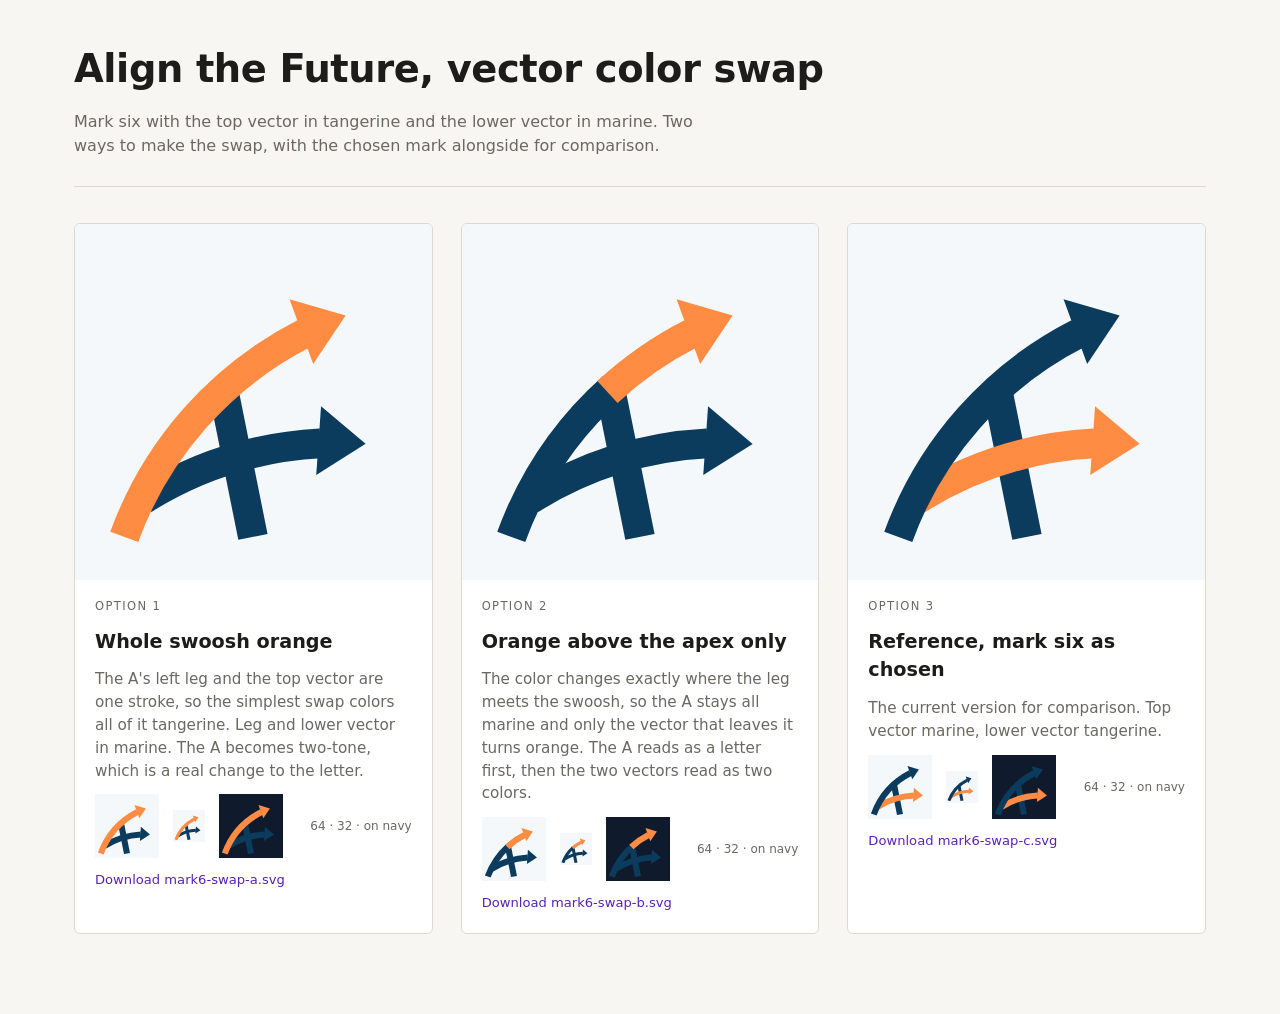
<file: docs/logo-concepts/swap.html>
<!doctype html>
<html lang="en"><head><meta charset="utf-8"><meta name="viewport" content="width=device-width, initial-scale=1"><meta name="robots" content="noindex"><title>Align the Future Vector Swap</title><style>
:root{--bg:#F7F6F2;--ink:#1D1C1A;--muted:#6B6862;--rule:#DDD9D0;--card:#FFFFFF;--accent:#5B21B6}
@media (prefers-color-scheme: dark){:root:not([data-theme="light"]){--bg:#15161A;--ink:#EDEBE6;--muted:#9A9890;--rule:#2C2E35;--card:#1D1F25;--accent:#C4B5FD}}
:root[data-theme="dark"]{--bg:#15161A;--ink:#EDEBE6;--muted:#9A9890;--rule:#2C2E35;--card:#1D1F25;--accent:#C4B5FD}
*{box-sizing:border-box}
body{margin:0;background:var(--bg);color:var(--ink);font-family:"Public Sans",ui-sans-serif,system-ui,-apple-system,"Segoe UI",Helvetica,Arial,sans-serif;line-height:1.5;-webkit-font-smoothing:antialiased}
.wrap{max-width:1180px;margin:0 auto;padding:40px 24px 80px}
header{padding-bottom:28px;border-bottom:1px solid var(--rule);margin-bottom:36px;display:grid;gap:12px}
header h1{margin:0;font-size:clamp(1.6rem,3.5vw,2.4rem);font-weight:600;letter-spacing:-0.01em;text-wrap:balance}
header p{margin:0;color:var(--muted);max-width:62ch}
.lead{display:grid;grid-template-columns:minmax(280px,1fr) minmax(280px,1.2fr);gap:32px;align-items:center;margin-bottom:40px}
.lead .big{background:#fff;border:1px solid var(--rule);border-radius:6px;padding:8%}
.lead .big svg{display:block;width:100%;height:auto}
.lead h2{margin:0 0 8px;font-size:1.3rem;font-weight:600}
.lead p{margin:0 0 12px;color:var(--muted)}
.lead ul{margin:0;padding-left:18px;color:var(--muted)}
.lead li{margin:4px 0}
.grid{display:grid;grid-template-columns:repeat(auto-fill,minmax(300px,1fr));gap:28px}
.c{background:var(--card);border:1px solid var(--rule);border-radius:6px;overflow:hidden;display:flex;flex-direction:column}
.c .hero{aspect-ratio:1;display:block;padding:6%}
.c .hero svg{display:block;width:100%;height:100%}
.c .body{padding:18px 20px 20px;display:flex;flex-direction:column;gap:12px;flex:1}
.c .kicker{font-size:.72rem;letter-spacing:.12em;text-transform:uppercase;color:var(--muted);font-variant-numeric:tabular-nums}
.c h2{margin:0;font-size:1.2rem;font-weight:600}
.c p{margin:0;font-size:.95rem;color:var(--muted)}
.lockup{display:flex;align-items:center;gap:12px;padding:12px 14px;border-radius:4px;margin-top:auto}
.lockup svg{width:40px;height:40px;flex:none}
.lockup span{font-family:"Outfit","Public Sans",sans-serif;font-weight:700;font-size:1.25rem;letter-spacing:-0.01em;white-space:nowrap}
.sizes{display:flex;align-items:center;gap:14px}
.sizes .lbl{font-size:.75rem;color:var(--muted);margin-left:auto}
.dl{font-size:.82rem;color:var(--accent);text-decoration:none}
.dl:hover,.dl:focus-visible{text-decoration:underline;outline:none}
</style></head><body><div class="wrap"><header><h1>Align the Future, vector color swap</h1><p>Mark six with the top vector in tangerine and the lower vector in marine. Two ways to make the swap, with the chosen mark alongside for comparison.</p></header>
<div class="grid"><article class="c"><div class="hero" style="background:#F4F8FA"><svg xmlns="http://www.w3.org/2000/svg" viewBox="0 0 100 100" role="img" aria-label="Align the Future monogram"><rect width="100" height="100" fill="#F4F8FA"/><path d="M40.56,46 L50,93" fill="none" stroke="#0B3C5D" stroke-width="9.5" stroke-linecap="butt"/><path d="M15.14,81 A118,118 0 0 1 71.51,63.23" fill="none" stroke="#0B3C5D" stroke-width="9.5" stroke-linecap="butt"/><polygon points="85.9,63.36 70.17,73.28 71.7,51.34" fill="#0B3C5D"/><path d="M9,93 A118,118 0 0 1 66.33,28.21" fill="none" stroke="#FF8C42" stroke-width="9.5" stroke-linecap="butt"/><polygon points="79.53,22.47 69.19,37.94 61.67,17.27" fill="#FF8C42"/></svg></div>
<div class="body"><div class="kicker">Option 1</div><h2>Whole swoosh orange</h2><p>The A&#x27;s left leg and the top vector are one stroke, so the simplest swap colors all of it tangerine. Leg and lower vector in marine. The A becomes two-tone, which is a real change to the letter.</p>
<div class="sizes"><div style="width:64px;height:64px"><svg xmlns="http://www.w3.org/2000/svg" viewBox="0 0 100 100" role="img" aria-label="Align the Future monogram"><rect width="100" height="100" fill="#F4F8FA"/><path d="M40.56,46 L50,93" fill="none" stroke="#0B3C5D" stroke-width="9.5" stroke-linecap="butt"/><path d="M15.14,81 A118,118 0 0 1 71.51,63.23" fill="none" stroke="#0B3C5D" stroke-width="9.5" stroke-linecap="butt"/><polygon points="85.9,63.36 70.17,73.28 71.7,51.34" fill="#0B3C5D"/><path d="M9,93 A118,118 0 0 1 66.33,28.21" fill="none" stroke="#FF8C42" stroke-width="9.5" stroke-linecap="butt"/><polygon points="79.53,22.47 69.19,37.94 61.67,17.27" fill="#FF8C42"/></svg></div><div style="width:32px;height:32px"><svg xmlns="http://www.w3.org/2000/svg" viewBox="0 0 100 100" role="img" aria-label="Align the Future monogram"><rect width="100" height="100" fill="#F4F8FA"/><path d="M40.56,46 L50,93" fill="none" stroke="#0B3C5D" stroke-width="9.5" stroke-linecap="butt"/><path d="M15.14,81 A118,118 0 0 1 71.51,63.23" fill="none" stroke="#0B3C5D" stroke-width="9.5" stroke-linecap="butt"/><polygon points="85.9,63.36 70.17,73.28 71.7,51.34" fill="#0B3C5D"/><path d="M9,93 A118,118 0 0 1 66.33,28.21" fill="none" stroke="#FF8C42" stroke-width="9.5" stroke-linecap="butt"/><polygon points="79.53,22.47 69.19,37.94 61.67,17.27" fill="#FF8C42"/></svg></div><div style="width:64px;height:64px;border-radius:3px"><svg xmlns="http://www.w3.org/2000/svg" viewBox="0 0 100 100" role="img" aria-label="Align the Future monogram"><rect width="100" height="100" fill="#0F1B2D"/><path d="M40.56,46 L50,93" fill="none" stroke="#0B3C5D" stroke-width="9.5" stroke-linecap="butt"/><path d="M15.14,81 A118,118 0 0 1 71.51,63.23" fill="none" stroke="#0B3C5D" stroke-width="9.5" stroke-linecap="butt"/><polygon points="85.9,63.36 70.17,73.28 71.7,51.34" fill="#0B3C5D"/><path d="M9,93 A118,118 0 0 1 66.33,28.21" fill="none" stroke="#FF8C42" stroke-width="9.5" stroke-linecap="butt"/><polygon points="79.53,22.47 69.19,37.94 61.67,17.27" fill="#FF8C42"/></svg></div><span class="lbl">64 · 32 · on navy</span></div><a class="dl" href="mark6-swap-a.svg" download>Download mark6-swap-a.svg</a></div></article><article class="c"><div class="hero" style="background:#F4F8FA"><svg xmlns="http://www.w3.org/2000/svg" viewBox="0 0 100 100" role="img" aria-label="Align the Future monogram"><rect width="100" height="100" fill="#F4F8FA"/><path d="M40.56,46 L50,93" fill="none" stroke="#0B3C5D" stroke-width="9.5" stroke-linecap="butt"/><path d="M15.14,81 A118,118 0 0 1 71.51,63.23" fill="none" stroke="#0B3C5D" stroke-width="9.5" stroke-linecap="butt"/><polygon points="85.9,63.36 70.17,73.28 71.7,51.34" fill="#0B3C5D"/><path d="M9,93 A118,118 0 0 1 41.48,45.17" fill="none" stroke="#0B3C5D" stroke-width="9.5" stroke-linecap="butt"/><path d="M39.65,46.84 A118,118 0 0 1 66.33,28.21" fill="none" stroke="#FF8C42" stroke-width="9.5" stroke-linecap="butt"/><polygon points="79.53,22.47 69.19,37.94 61.67,17.27" fill="#FF8C42"/></svg></div>
<div class="body"><div class="kicker">Option 2</div><h2>Orange above the apex only</h2><p>The color changes exactly where the leg meets the swoosh, so the A stays all marine and only the vector that leaves it turns orange. The A reads as a letter first, then the two vectors read as two colors.</p>
<div class="sizes"><div style="width:64px;height:64px"><svg xmlns="http://www.w3.org/2000/svg" viewBox="0 0 100 100" role="img" aria-label="Align the Future monogram"><rect width="100" height="100" fill="#F4F8FA"/><path d="M40.56,46 L50,93" fill="none" stroke="#0B3C5D" stroke-width="9.5" stroke-linecap="butt"/><path d="M15.14,81 A118,118 0 0 1 71.51,63.23" fill="none" stroke="#0B3C5D" stroke-width="9.5" stroke-linecap="butt"/><polygon points="85.9,63.36 70.17,73.28 71.7,51.34" fill="#0B3C5D"/><path d="M9,93 A118,118 0 0 1 41.48,45.17" fill="none" stroke="#0B3C5D" stroke-width="9.5" stroke-linecap="butt"/><path d="M39.65,46.84 A118,118 0 0 1 66.33,28.21" fill="none" stroke="#FF8C42" stroke-width="9.5" stroke-linecap="butt"/><polygon points="79.53,22.47 69.19,37.94 61.67,17.27" fill="#FF8C42"/></svg></div><div style="width:32px;height:32px"><svg xmlns="http://www.w3.org/2000/svg" viewBox="0 0 100 100" role="img" aria-label="Align the Future monogram"><rect width="100" height="100" fill="#F4F8FA"/><path d="M40.56,46 L50,93" fill="none" stroke="#0B3C5D" stroke-width="9.5" stroke-linecap="butt"/><path d="M15.14,81 A118,118 0 0 1 71.51,63.23" fill="none" stroke="#0B3C5D" stroke-width="9.5" stroke-linecap="butt"/><polygon points="85.9,63.36 70.17,73.28 71.7,51.34" fill="#0B3C5D"/><path d="M9,93 A118,118 0 0 1 41.48,45.17" fill="none" stroke="#0B3C5D" stroke-width="9.5" stroke-linecap="butt"/><path d="M39.65,46.84 A118,118 0 0 1 66.33,28.21" fill="none" stroke="#FF8C42" stroke-width="9.5" stroke-linecap="butt"/><polygon points="79.53,22.47 69.19,37.94 61.67,17.27" fill="#FF8C42"/></svg></div><div style="width:64px;height:64px;border-radius:3px"><svg xmlns="http://www.w3.org/2000/svg" viewBox="0 0 100 100" role="img" aria-label="Align the Future monogram"><rect width="100" height="100" fill="#0F1B2D"/><path d="M40.56,46 L50,93" fill="none" stroke="#0B3C5D" stroke-width="9.5" stroke-linecap="butt"/><path d="M15.14,81 A118,118 0 0 1 71.51,63.23" fill="none" stroke="#0B3C5D" stroke-width="9.5" stroke-linecap="butt"/><polygon points="85.9,63.36 70.17,73.28 71.7,51.34" fill="#0B3C5D"/><path d="M9,93 A118,118 0 0 1 41.48,45.17" fill="none" stroke="#0B3C5D" stroke-width="9.5" stroke-linecap="butt"/><path d="M39.65,46.84 A118,118 0 0 1 66.33,28.21" fill="none" stroke="#FF8C42" stroke-width="9.5" stroke-linecap="butt"/><polygon points="79.53,22.47 69.19,37.94 61.67,17.27" fill="#FF8C42"/></svg></div><span class="lbl">64 · 32 · on navy</span></div><a class="dl" href="mark6-swap-b.svg" download>Download mark6-swap-b.svg</a></div></article><article class="c"><div class="hero" style="background:#F4F8FA"><svg xmlns="http://www.w3.org/2000/svg" viewBox="0 0 100 100" role="img" aria-label="Align the Future monogram"><rect width="100" height="100" fill="#F4F8FA"/><path d="M40.56,46 L50,93" fill="none" stroke="#0B3C5D" stroke-width="9.5" stroke-linecap="butt"/><path d="M15.14,81 A118,118 0 0 1 71.51,63.23" fill="none" stroke="#FF8C42" stroke-width="9.5" stroke-linecap="butt"/><polygon points="85.9,63.36 70.17,73.28 71.7,51.34" fill="#FF8C42"/><path d="M9,93 A118,118 0 0 1 66.33,28.21" fill="none" stroke="#0B3C5D" stroke-width="9.5" stroke-linecap="butt"/><polygon points="79.53,22.47 69.19,37.94 61.67,17.27" fill="#0B3C5D"/></svg></div>
<div class="body"><div class="kicker">Option 3</div><h2>Reference, mark six as chosen</h2><p>The current version for comparison. Top vector marine, lower vector tangerine.</p>
<div class="sizes"><div style="width:64px;height:64px"><svg xmlns="http://www.w3.org/2000/svg" viewBox="0 0 100 100" role="img" aria-label="Align the Future monogram"><rect width="100" height="100" fill="#F4F8FA"/><path d="M40.56,46 L50,93" fill="none" stroke="#0B3C5D" stroke-width="9.5" stroke-linecap="butt"/><path d="M15.14,81 A118,118 0 0 1 71.51,63.23" fill="none" stroke="#FF8C42" stroke-width="9.5" stroke-linecap="butt"/><polygon points="85.9,63.36 70.17,73.28 71.7,51.34" fill="#FF8C42"/><path d="M9,93 A118,118 0 0 1 66.33,28.21" fill="none" stroke="#0B3C5D" stroke-width="9.5" stroke-linecap="butt"/><polygon points="79.53,22.47 69.19,37.94 61.67,17.27" fill="#0B3C5D"/></svg></div><div style="width:32px;height:32px"><svg xmlns="http://www.w3.org/2000/svg" viewBox="0 0 100 100" role="img" aria-label="Align the Future monogram"><rect width="100" height="100" fill="#F4F8FA"/><path d="M40.56,46 L50,93" fill="none" stroke="#0B3C5D" stroke-width="9.5" stroke-linecap="butt"/><path d="M15.14,81 A118,118 0 0 1 71.51,63.23" fill="none" stroke="#FF8C42" stroke-width="9.5" stroke-linecap="butt"/><polygon points="85.9,63.36 70.17,73.28 71.7,51.34" fill="#FF8C42"/><path d="M9,93 A118,118 0 0 1 66.33,28.21" fill="none" stroke="#0B3C5D" stroke-width="9.5" stroke-linecap="butt"/><polygon points="79.53,22.47 69.19,37.94 61.67,17.27" fill="#0B3C5D"/></svg></div><div style="width:64px;height:64px;border-radius:3px"><svg xmlns="http://www.w3.org/2000/svg" viewBox="0 0 100 100" role="img" aria-label="Align the Future monogram"><rect width="100" height="100" fill="#0F1B2D"/><path d="M40.56,46 L50,93" fill="none" stroke="#0B3C5D" stroke-width="9.5" stroke-linecap="butt"/><path d="M15.14,81 A118,118 0 0 1 71.51,63.23" fill="none" stroke="#FF8C42" stroke-width="9.5" stroke-linecap="butt"/><polygon points="85.9,63.36 70.17,73.28 71.7,51.34" fill="#FF8C42"/><path d="M9,93 A118,118 0 0 1 66.33,28.21" fill="none" stroke="#0B3C5D" stroke-width="9.5" stroke-linecap="butt"/><polygon points="79.53,22.47 69.19,37.94 61.67,17.27" fill="#0B3C5D"/></svg></div><span class="lbl">64 · 32 · on navy</span></div><a class="dl" href="mark6-swap-c.svg" download>Download mark6-swap-c.svg</a></div></article></div></div></body></html>
</file>
<file: assets/site/site.css>
/* Shared by every page: brand tokens, base type, the header with the nav,
   the footer, and the layout for the plain text pages (Team, FAQs).
   Page-specific styles stay inline in each page. */
:root {
  /* Sampled from the logo wordmark, left to right */
  --blue: #2D5E93;
  --teal: #487C89;
  --sage: #759E75;
  --gold: #D6B246;
  /* Darker stops of the same ramp, for text on light backgrounds */
  --ramp-text: linear-gradient(90deg, #2D5E93 0%, #3F7480 35%, #5E8A55 65%, #A8892A 100%);
  --ramp: linear-gradient(90deg, var(--blue), var(--teal), var(--sage), var(--gold));
  --deep: #1B3553;
  --paper: #FBFAF6;
  --ink: #1F2D3D;
  --muted: #556474;
  --on-deep: #E9EEF3;
  --on-deep-muted: #B4C3D2;
  --rule: #E3DFD4;
  --display: "Raleway", ui-sans-serif, system-ui, sans-serif;
  --sans: "Manrope", ui-sans-serif, system-ui, -apple-system, "Segoe UI", Helvetica, Arial, sans-serif;
}
* { box-sizing: border-box; }
html { -webkit-text-size-adjust: 100%; }
body {
  margin: 0;
  background: var(--paper);
  color: var(--ink);
  font-family: var(--sans);
  font-size: 18px;
  line-height: 1.65;
  -webkit-font-smoothing: antialiased;
}
h1, h2, .display {
  margin: 0;
  font-family: var(--display);
  font-weight: 700;
  font-variant-numeric: lining-nums;
  letter-spacing: -0.01em;
  text-wrap: balance;
}
p { margin: 0; text-wrap: pretty; }
strong { font-weight: 700; color: var(--blue); }
img { max-width: 100%; height: auto; display: block; }
.wrap { width: 100%; max-width: 1120px; margin: 0 auto; padding-left: 24px; padding-right: 24px; }
.wrap.wide { max-width: 1232px; }
.narrow { max-width: 820px; }
.eyebrow {
  font-family: var(--display);
  font-size: 14px; font-weight: 700;
  letter-spacing: 0.14em; text-transform: uppercase;
  color: var(--teal);
}
.ramp-text {
  background: var(--ramp-text);
  -webkit-background-clip: text; background-clip: text;
  color: transparent;
}

/* Header and nav */
.top { display: flex; align-items: center; justify-content: space-between; gap: 24px; padding-top: 28px; padding-bottom: 8px; }
.top .brand { flex: 0 1 auto; min-width: 0; }
.top img { width: 300px; }
.nav { display: flex; gap: 30px; flex-shrink: 0; }
.nav a {
  font-family: var(--display); font-size: 16px; font-weight: 700; letter-spacing: 0.02em;
  color: var(--ink); text-decoration: none;
  padding: 6px 0; border-bottom: 2px solid transparent;
}
.nav a:hover { color: var(--blue); }
.nav a[aria-current="page"] { color: var(--blue); border-bottom-color: var(--gold); }

/* Footer */
footer { border-top: 4px solid; border-image: var(--ramp) 1; background: #fff; }
footer .wrap { display: flex; justify-content: space-between; align-items: center; gap: 16px; padding-top: 36px; padding-bottom: 44px; font-size: 15px; color: var(--muted); }
footer img { width: 220px; }
footer a { color: inherit; text-decoration: none; }
footer a:hover { color: var(--blue); }

/* Plain text pages (Team, FAQs) */
.page-head .wrap { padding-top: 64px; padding-bottom: 8px; }
.page-head h1 { margin-top: 10px; font-size: clamp(2.2rem, 4.6vw, 3.4rem); line-height: 1.1; color: var(--blue); }
.page-head .lede { margin-top: 20px; max-width: 760px; font-size: clamp(1.1rem, 1.6vw, 1.25rem); color: var(--muted); }
.prose { max-width: 760px; }
.prose p + p, .prose p + ul, .prose ul + p { margin-top: 18px; }
.prose ul { margin: 0; padding-left: 22px; }
.prose li + li { margin-top: 8px; }
.prose a { color: var(--blue); text-decoration: underline; text-decoration-color: rgba(45, 94, 147, 0.35); text-underline-offset: 3px; }
.prose a:hover { text-decoration-color: var(--blue); }
.prose strong { color: var(--ink); }

@media (max-width: 600px) {
  body { font-size: 17px; }
  .wrap { padding-left: 20px; padding-right: 20px; }
  .top { padding-top: 20px; gap: 16px; }
  .top img { width: 200px; }
  .nav { gap: 18px; }
  .nav a { font-size: 15px; }
  .page-head .wrap { padding-top: 40px; }
  footer .wrap { flex-direction: column; align-items: flex-start; }
  footer img { width: 180px; }
}
@media (max-width: 380px) {
  .top img { width: 168px; }
}
</file>
<file: assets/venn/venn.css>
/* Align the Future: the Humans / Align / AI Venn and program table.
   Markup lives in align/index.html. Static, no JavaScript.
   Wide screens: the Venn sits above a table with the categories down the left.
   Phones: the Venn sits above the rows, each row stacked into tagged items. */

.atf-venn {
  --v-blue: #3A67AD;
  --v-blue-ink: #2A5BA6;
  --v-green: #5E8A48;
  --v-green-ink: #4C6E36;
  --v-yellow: #EFD955;
  --v-yellow-ink: #7A6900;
  --v-ai-text: #1F2A36;
  --v-bar: #E6E2D8;
  --v-rule: #DCD6C8;
  --v-label: #2B3A4A;
  --v-sans: "Manrope", ui-sans-serif, system-ui, -apple-system, "Segoe UI", Helvetica, Arial, sans-serif;

  font-family: var(--v-sans);
  color: var(--v-label);
}

/* The Venn */
.atf-venn .diagram {
  display: block;
  width: 100%;
  max-width: 520px;
  height: auto;
  margin: 0 auto 40px;
}
.atf-venn .diagram text {
  font-family: var(--v-sans);
  font-weight: 800;
  letter-spacing: 0.08em;
  text-anchor: middle;
  dominant-baseline: central;
}

/* The table */
.atf-venn table {
  width: 100%;
  border-collapse: separate;
  border-spacing: 0;
  table-layout: fixed;
  font-size: 16px;
  line-height: 1.5;
}
.atf-venn col.rowhead { width: 190px; }
.atf-venn th, .atf-venn td {
  padding: 16px 20px;
  vertical-align: top;
  text-align: left;
  text-wrap: pretty;
  border-bottom: 1px solid var(--v-rule);
}
.atf-venn thead th {
  padding: 14px 20px;
  border-bottom: 0;
  font-weight: 800;
  letter-spacing: 0.08em;
  text-transform: uppercase;
  vertical-align: middle;
}
.atf-venn thead th.h { background: var(--v-blue); color: #fff; border-radius: 12px 0 0 0; }
.atf-venn thead th.a { background: var(--v-green); color: #fff; }
.atf-venn thead th.i { background: var(--v-yellow); color: var(--v-ai-text); border-radius: 0 12px 0 0; }
.atf-venn thead th .for {
  display: block;
  font-size: 12px; font-weight: 600; letter-spacing: 0.08em;
  margin-top: 2px;
}
.atf-venn tbody th {
  font-weight: 700;
  color: var(--v-label);
  background: var(--v-bar);
}
.atf-venn td.h { color: var(--v-blue-ink); background: rgba(58, 103, 173, 0.06); }
.atf-venn td.a { color: var(--v-green-ink); background: rgba(94, 138, 72, 0.08); }
.atf-venn td.i { color: var(--v-yellow-ink); background: rgba(239, 217, 85, 0.14); }
.atf-venn tbody tr:last-child > * { border-bottom: 0; }
.atf-venn tbody tr:last-child th { border-radius: 0 0 0 12px; }
.atf-venn tbody tr:last-child td.i { border-radius: 0 0 12px 0; }

.atf-venn .tag {
  position: absolute; width: 1px; height: 1px; overflow: hidden;
  clip: rect(0 0 0 0); clip-path: inset(50%); white-space: nowrap;
}

/* Tablet: narrower category column */
@media (max-width: 1000px) {
  .atf-venn col.rowhead { width: 140px; }
  .atf-venn th, .atf-venn td { padding: 14px 14px; }
  .atf-venn table { font-size: 15px; }
}

/* Phone: stack each row */
@media (max-width: 759px) {
  .atf-venn .diagram { margin-bottom: 28px; }
  .atf-venn table, .atf-venn tbody, .atf-venn tr, .atf-venn th, .atf-venn td { display: block; width: auto; }
  .atf-venn thead, .atf-venn colgroup { display: none; }
  .atf-venn tbody tr { margin-bottom: 20px; }
  .atf-venn tbody th, .atf-venn tbody tr:last-child th {
    padding: 6px 12px;
    margin-bottom: 12px;
    border: 0; border-radius: 0;
  }
  .atf-venn td, .atf-venn td.h, .atf-venn td.a, .atf-venn td.i,
  .atf-venn tbody tr:last-child td.i {
    background: none;
    padding: 2px 0 2px 14px;
    margin: 0 0 12px;
    border: 0; border-radius: 0;
    border-left: 3px solid;
  }
  .atf-venn td.h { border-left-color: var(--v-blue); }
  .atf-venn td.a { border-left-color: var(--v-green); }
  .atf-venn td.i, .atf-venn tbody tr:last-child td.i { border-left-color: var(--v-yellow); }
  .atf-venn .tag {
    position: static; width: auto; height: auto; overflow: visible;
    clip: auto; clip-path: none;
    display: block;
    font-size: 11px; font-weight: 800; letter-spacing: 0.1em; text-transform: uppercase;
    margin-bottom: 2px;
  }
}
</file>
<file: assets/landscape/landscape.css>
/* "Who else is doing this work?" landscape graphic, at the bottom of the
   homepage. Uses the brand tokens (--blue, --teal, --ink, --muted, --ramp,
   --display, --sans) from the page's :root. Everything inside
   figure.landscape is the part to screenshot for the two-pager. */

.landscape {
  --atf-bg: #F1F5F3;
  --rule: #ECE8DF;
  font-size: 16px; line-height: normal;
  margin: 0;
  background: #fff;
  border: 1px solid #E3DFD4;
  border-radius: 18px;
  padding: 40px 40px 30px;
  box-shadow: 0 1px 2px rgba(31, 45, 61, 0.04), 0 12px 32px -12px rgba(31, 45, 61, 0.10);
  position: relative;
}
.landscape::before {
  content: ""; position: absolute; left: 0; right: 0; top: 0; height: 5px;
  border-radius: 18px 18px 0 0; background: var(--ramp);
}
.landscape header { margin-bottom: 26px; }
.landscape .eyebrow {
  margin: 0 0 8px;
  font-family: var(--display); font-size: 13px; font-weight: 700;
  letter-spacing: 0.14em; text-transform: uppercase; color: var(--teal);
}
.landscape h2 {
  margin: 0 0 10px;
  font-family: var(--display); font-weight: 700;
  font-size: clamp(1.7rem, 3vw, 2.3rem); line-height: 1.12; letter-spacing: -0.01em;
  color: var(--blue); text-wrap: balance;
}
.landscape .intro { margin: 0; max-width: 680px; font-size: 16px; line-height: 1.55; color: var(--muted); text-wrap: pretty; }
.landscape .intro strong { font-weight: 700; color: var(--ink); }
.landscape .swipe { display: none; }
.landscape .scroll { position: relative; }
.landscape .sr { position: absolute; width: 1px; height: 1px; overflow: hidden; clip: rect(0 0 0 0); clip-path: inset(50%); white-space: nowrap; }

/* Table */
.landscape table { width: 100%; border-collapse: separate; border-spacing: 0; table-layout: fixed; }
.landscape col.c-dim { width: 262px; }
.landscape col.c-atf { width: 98px; }
.landscape th, .landscape td { padding: 0; font-weight: inherit; text-align: center; vertical-align: middle; }

.landscape thead th { vertical-align: bottom; padding: 0 2px 14px; border-bottom: 1.5px solid #D9D3C6; }
.landscape thead td.corner { border-bottom: 1.5px solid #D9D3C6; }
.landscape .org { display: flex; flex-direction: column; align-items: center; gap: 8px; }
.landscape .org-name {
  font-family: var(--display); font-size: 14.5px; font-weight: 700; line-height: 1.2;
  color: var(--ink); text-decoration: none; white-space: nowrap;
}
.landscape th.atf .org-name { white-space: normal; text-wrap: balance; }
.landscape a.org-name:hover { color: var(--blue); text-decoration: underline; text-decoration-thickness: 1.5px; text-underline-offset: 3px; }

.landscape tbody th {
  padding: 0 20px 0 0; text-align: left;
  font-family: var(--display); font-size: 15.5px; font-weight: 700; line-height: 1.3;
  color: var(--ink);
}
.landscape tbody th .sub { display: block; margin-top: 1px; font-family: var(--sans); font-size: 12.5px; font-style: italic; font-weight: 500; line-height: 1.3; color: var(--muted); }
.landscape tbody td, .landscape tbody th { height: 52px; border-bottom: 1px solid var(--rule); }
.landscape tbody tr:last-child > * { border-bottom: 0; }
.landscape tbody tr:hover > th, .landscape tbody tr:hover > td:not(.atf) { background: #FAF8F3; }

/* Everyone else: a plain check */
.landscape tbody td i {
  display: inline-block; width: 22px; height: 22px; vertical-align: middle;
  background: var(--teal);
  -webkit-mask: url("data:image/svg+xml,%3Csvg xmlns='http://www.w3.org/2000/svg' viewBox='0 0 24 24'%3E%3Cpath d='M4.5 12.8l4.6 4.5L19.5 6.8' fill='none' stroke='%23000' stroke-width='3' stroke-linecap='round' stroke-linejoin='round'/%3E%3C/svg%3E") center / contain no-repeat;
          mask: url("data:image/svg+xml,%3Csvg xmlns='http://www.w3.org/2000/svg' viewBox='0 0 24 24'%3E%3Cpath d='M4.5 12.8l4.6 4.5L19.5 6.8' fill='none' stroke='%23000' stroke-width='3' stroke-linecap='round' stroke-linejoin='round'/%3E%3C/svg%3E") center / contain no-repeat;
}

/* Align the Future: a highlighted column, checks in the logo's colors */
.landscape .atf { background: var(--atf-bg); }
.landscape thead th.atf { border-radius: 14px 14px 0 0; padding-top: 18px; border-bottom-color: transparent; box-shadow: inset 0 -1.5px #D9D3C6; }
.landscape tbody tr:last-child td.atf { border-radius: 0 0 14px 14px; }
.landscape tbody td.atf { border-bottom-color: #E2E9E5; }
.landscape th.atf img { width: 40px; height: auto; margin-bottom: 2px; }
.landscape th.atf .org-name { color: var(--blue); font-size: 15.5px; font-weight: 800; }
.landscape tbody td.atf i {
  width: 30px; height: 30px; border-radius: 50%;
  -webkit-mask: none; mask: none;
  background: var(--blue);
  position: relative;
}
.landscape tbody td.atf i::after {
  content: ""; position: absolute; inset: 22%; background: #fff;
  -webkit-mask: url("data:image/svg+xml,%3Csvg xmlns='http://www.w3.org/2000/svg' viewBox='0 0 24 24'%3E%3Cpath d='M4.5 12.8l4.6 4.5L19.5 6.8' fill='none' stroke='%23000' stroke-width='3.4' stroke-linecap='round' stroke-linejoin='round'/%3E%3C/svg%3E") center / contain no-repeat;
          mask: url("data:image/svg+xml,%3Csvg xmlns='http://www.w3.org/2000/svg' viewBox='0 0 24 24'%3E%3Cpath d='M4.5 12.8l4.6 4.5L19.5 6.8' fill='none' stroke='%23000' stroke-width='3.4' stroke-linecap='round' stroke-linejoin='round'/%3E%3C/svg%3E") center / contain no-repeat;
}

/* The i bubbles */
.landscape .info { position: relative; display: inline-flex; }
.landscape button.i {
  width: 19px; height: 19px; padding: 0; border-radius: 50%;
  border: 1.5px solid rgba(72, 124, 137, 0.5); background: #fff; color: var(--teal);
  font: italic 700 11.5px/1 Georgia, "Times New Roman", serif;
  display: inline-flex; align-items: center; justify-content: center;
  cursor: pointer; transition: background-color .15s, color .15s, border-color .15s;
}
.landscape .info.open button.i, .landscape button.i:focus-visible { background: var(--teal); border-color: var(--teal); color: #fff; outline: none; }
.landscape button.i:focus-visible { box-shadow: 0 0 0 3px rgba(72, 124, 137, 0.3); }
.landscape .tip {
  position: absolute; z-index: 30;
  top: calc(100% + 11px); left: 50%;
  width: 300px;
  transform: translate(-50%, 4px);
  padding: 15px 17px 15px;
  background: #fff; border: 1px solid #E3DFD4; border-radius: 12px;
  box-shadow: 0 18px 40px -12px rgba(31, 45, 61, 0.30), 0 2px 6px rgba(31, 45, 61, 0.06);
  text-align: left; font-family: var(--sans);
  opacity: 0; visibility: hidden; pointer-events: none;
  transition: opacity .15s, transform .15s, visibility .15s;
}
.landscape .tip::before {
  content: ""; position: absolute; top: -7px; left: calc(50% - 6px);
  width: 12px; height: 12px; background: #fff;
  border-left: 1px solid #E3DFD4; border-top: 1px solid #E3DFD4; transform: rotate(45deg);
}
.landscape .tip::after { content: ""; position: absolute; left: 0; right: 0; top: -13px; height: 13px; }
.landscape .tip-r .tip { left: auto; right: -14px; transform: translateY(4px); }
.landscape .tip-r .tip::before { left: auto; right: 17px; }
.landscape .tip-l .tip { left: -14px; transform: translateY(4px); }
.landscape .tip-l .tip::before { left: 17px; }
.landscape .info.open .tip, .landscape .info:has(.i:focus-visible) .tip { opacity: 1; visibility: visible; pointer-events: auto; transform: translate(-50%, 0); }
@media (hover: hover) {
  .landscape .info:hover .tip { opacity: 1; visibility: visible; pointer-events: auto; transform: translate(-50%, 0); }
  .landscape .tip-r:hover .tip, .landscape .tip-l:hover .tip { transform: none; }
  .landscape button.i:hover { background: var(--teal); border-color: var(--teal); color: #fff; }
}
.landscape .tip-r.open .tip, .landscape .tip-l.open .tip,
.landscape .tip-r:has(.i:focus-visible) .tip, .landscape .tip-l:has(.i:focus-visible) .tip { transform: none; }
.landscape .tip-name { display: block; margin-bottom: 5px; font-family: var(--display); font-size: 16px; font-weight: 700; line-height: 1.25; color: var(--blue); text-decoration: none; }
.landscape .tip-name::after { content: " ↗"; font-family: var(--sans); font-size: 0.8em; color: var(--teal); }
.landscape .tip-name:hover { text-decoration: underline; text-underline-offset: 3px; }
.landscape span.tip-name::after { content: none; }
.landscape span.tip-name:hover { text-decoration: none; }
.landscape .tip-desc { display: block; font-size: 13.5px; line-height: 1.5; color: var(--muted); text-wrap: pretty; }
.landscape .tip-desc a { color: var(--blue); text-decoration: underline; text-decoration-color: rgba(45, 94, 147, 0.35); text-underline-offset: 2px; }
.landscape .tip-facts { display: flex; flex-wrap: wrap; gap: 6px; margin: 11px 0 0; padding: 0; list-style: none; }
.landscape .tip-facts li { padding: 3px 9px; border-radius: 999px; background: #F1F4F5; font-size: 12px; font-weight: 600; line-height: 1.4; color: #3B6874; }

.landscape figcaption {
  display: flex; justify-content: space-between; align-items: center; gap: 24px;
  margin-top: 24px; padding-top: 18px; border-top: 1px solid var(--rule);
  font-size: 13.5px; line-height: 1.5; color: var(--muted);
}
.landscape figcaption a { color: var(--blue); font-weight: 700; text-decoration: none; }
.landscape figcaption img { width: 150px; height: auto; flex-shrink: 0; }

/* Narrower screens: the grid scrolls sideways under pinned dimension and
   Align the Future columns; on phones the i bubbles open as a card along
   the bottom of the screen */
@media (max-width: 1179px) {
  .landscape { padding: 32px 24px 26px; }
  .landscape .swipe { display: block; margin: -10px 0 10px; font-size: 12.5px; font-weight: 600; color: var(--teal); }
  .landscape .scroll { overflow-x: auto; -webkit-overflow-scrolling: touch; overscroll-behavior-x: contain; }
  .landscape table { min-width: 980px; }
  .landscape col.c-dim { width: 190px; }
  .landscape col.c-atf { width: 88px; }
  .landscape thead td.corner, .landscape tbody th { position: sticky; left: 0; z-index: 3; background: #fff; }
  .landscape th.atf, .landscape td.atf { position: sticky; left: 190px; z-index: 2; box-shadow: 6px 0 8px -6px rgba(31, 45, 61, 0.18); }
  .landscape thead th.atf { border-radius: 0; box-shadow: 6px 0 8px -6px rgba(31, 45, 61, 0.18), inset 0 -1.5px #D9D3C6; z-index: 4; }
  /* z-index 4 keeps Align the Future's own i card above the pinned cells below it */
  .landscape tbody tr:last-child td.atf { border-radius: 0; }
  .landscape tbody th { padding-right: 12px; font-size: 14px; }
  .landscape .org-name, .landscape th.atf .org-name { font-size: 13.5px; }
}
@media (max-width: 759px) {
  .landscape { padding: 26px 0 22px; border-radius: 14px; }
  .landscape header, .landscape figcaption, .landscape .swipe { margin-left: 16px; margin-right: 16px; }
  .landscape table { min-width: 0; width: 830px; margin-right: 16px; }
  .landscape col.c-dim { width: 136px; }
  .landscape col.c-atf { width: 74px; }
  .landscape thead td.corner, .landscape tbody th { padding-left: 16px; }
  .landscape th.atf, .landscape td.atf { left: 136px; }
  .landscape tbody th { padding-right: 10px; font-size: 13px; }
  .landscape tbody td, .landscape tbody th { height: 48px; }
  .landscape .org-name, .landscape th.atf .org-name { font-size: 13px; }
  .landscape .tip, .landscape .tip-r .tip, .landscape .tip-l .tip {
    position: fixed; top: auto; left: 16px; right: 16px; bottom: 16px; width: auto; transform: translateY(8px);
  }
  .landscape .info.open .tip { transform: none; }
  .landscape .tip::before { display: none; }
  .landscape figcaption { flex-direction: column; align-items: flex-start; }
}
</file>
